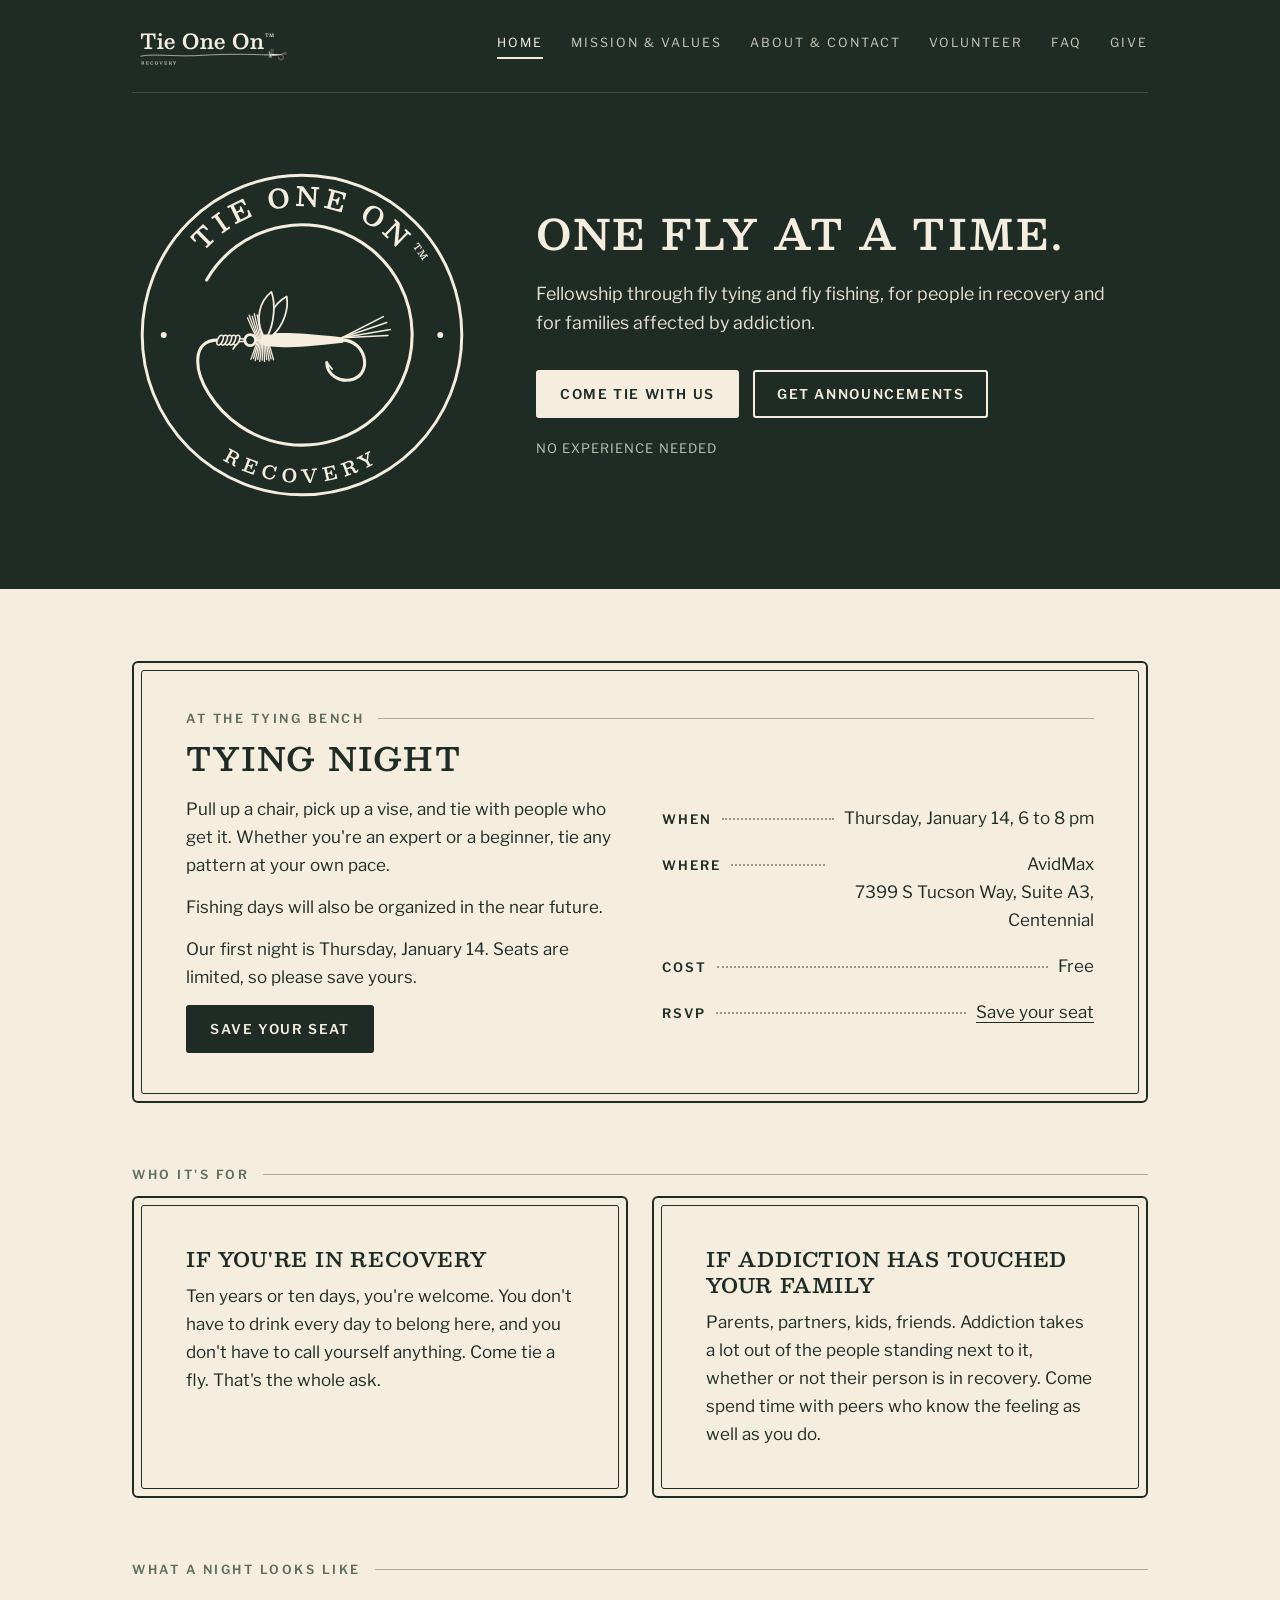
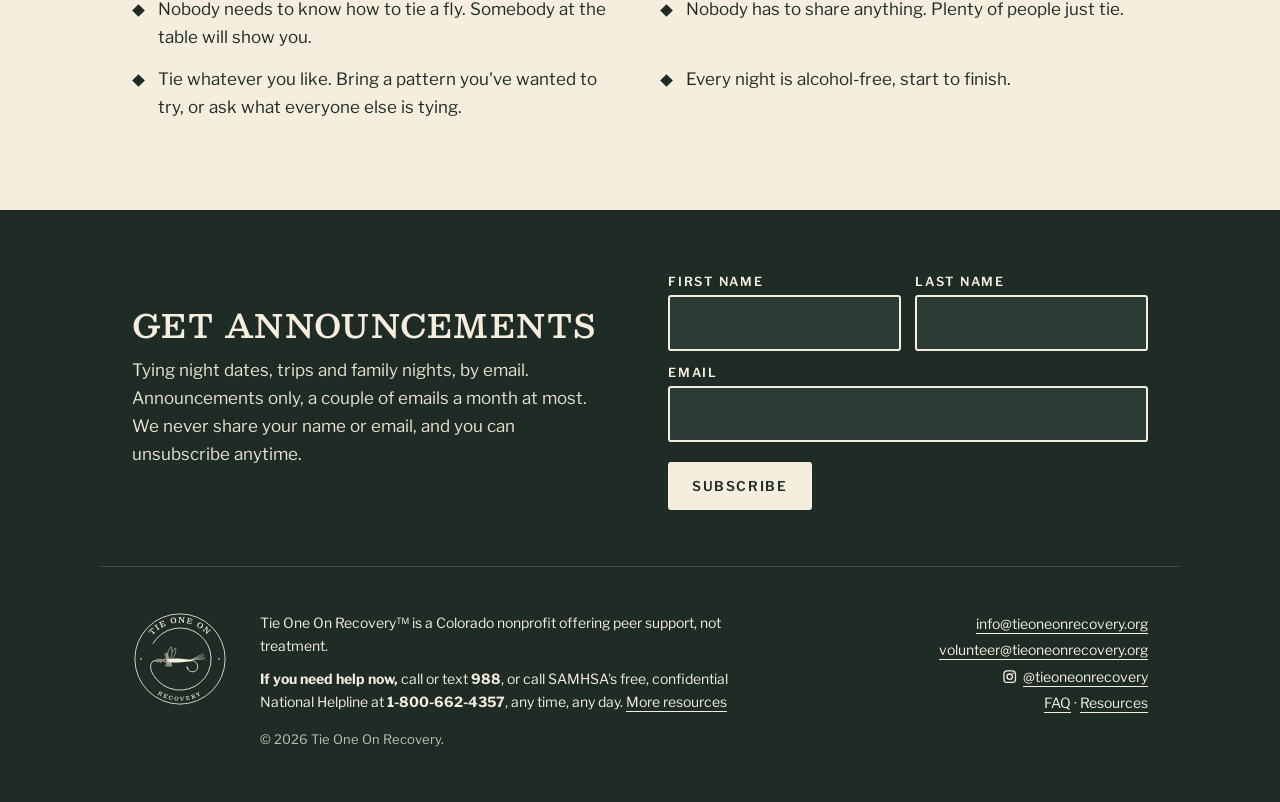
<file: index.html>
<!DOCTYPE html>
<html lang="en">
<head>
<meta charset="utf-8">
<meta name="viewport" content="width=device-width, initial-scale=1">
<title>Tie One On Recovery</title>
<meta name="description" content="Free fly-tying nights for people in recovery and for families affected by addiction. A Colorado nonprofit.">
<meta property="og:title" content="Tie One On Recovery">
<meta property="og:description" content="Free fly-tying nights for people in recovery and for families affected by addiction. A Colorado nonprofit.">
<meta property="og:image" content="https://tieoneonrecovery.org/assets/link-preview.png">
<meta property="og:url" content="https://tieoneonrecovery.org/">
<meta property="og:type" content="website">
<link rel="icon" href="favicon.svg" type="image/svg+xml">
<link rel="icon" href="favicon.ico" sizes="48x48">
<link rel="apple-touch-icon" href="apple-touch-icon.png">
<link rel="stylesheet" href="styles.css">
</head>
<body>
<a class="skip" href="#main">Skip to content</a>
<div class="band">
  <div class="wrap">
    <header class="top">
      <a href="/" aria-label="Tie One On Recovery, home"><svg class="logo" xmlns="http://www.w3.org/2000/svg" viewBox="0 0 476 142" role="img" aria-label="Tie One On Recovery"><defs><mask id="ko1" maskUnits="userSpaceOnUse" x="-2000" y="-2000" width="6000" height="6000"><rect x="-2000" y="-2000" width="6000" height="6000" fill="#fff"/><g transform="translate(404.93,97) scale(0.44)"><path d="M15,-4 C13,-18 20,-31 31,-37 C33,-26 28,-12 19,-4 Z" fill="#000" stroke="none" stroke-width="1.5" stroke-linejoin="round"/></g></mask><mask id="ko2" maskUnits="userSpaceOnUse" x="-2000" y="-2000" width="6000" height="6000"><rect x="-2000" y="-2000" width="6000" height="6000" fill="#fff"/><g transform="translate(404.93,97) scale(0.44)"><path d="M11,-4 C4,-18 8,-33 18,-41 C22,-30 20,-14 15,-4 Z" fill="#000" stroke="none" stroke-width="1.5" stroke-linejoin="round"/></g></mask><mask id="ko3" maskUnits="userSpaceOnUse" x="-2000" y="-2000" width="6000" height="6000"><rect x="-2000" y="-2000" width="6000" height="6000" fill="#fff"/><g transform="translate(404.93,97) scale(0.44) rotate(24 -11.5 0)"><ellipse cx="-11.5" cy="0" rx="2.15" ry="4.4" fill="#000" stroke="none" stroke-width="1.35"/></g></mask><mask id="ko4" maskUnits="userSpaceOnUse" x="-2000" y="-2000" width="6000" height="6000"><rect x="-2000" y="-2000" width="6000" height="6000" fill="#fff"/><g transform="translate(404.93,97) scale(0.44) rotate(24 -15 0)"><ellipse cx="-15" cy="0" rx="2.15" ry="4.4" fill="#000" stroke="none" stroke-width="1.35"/></g></mask><mask id="ko5" maskUnits="userSpaceOnUse" x="-2000" y="-2000" width="6000" height="6000"><rect x="-2000" y="-2000" width="6000" height="6000" fill="#fff"/><g transform="translate(404.93,97) scale(0.44) rotate(24 -18.5 0)"><ellipse cx="-18.5" cy="0" rx="2.15" ry="4.4" fill="#000" stroke="none" stroke-width="1.35"/></g></mask><mask id="ko6" maskUnits="userSpaceOnUse" x="-2000" y="-2000" width="6000" height="6000"><rect x="-2000" y="-2000" width="6000" height="6000" fill="#fff"/><g transform="translate(404.93,97) scale(0.44) rotate(24 -22 0)"><ellipse cx="-22" cy="0" rx="2.15" ry="4.4" fill="#000" stroke="none" stroke-width="1.35"/></g></mask><mask id="ko7" maskUnits="userSpaceOnUse" x="-2000" y="-2000" width="6000" height="6000"><rect x="-2000" y="-2000" width="6000" height="6000" fill="#fff"/><g transform="translate(404.93,97) scale(0.44) rotate(24 -25.5 0)"><ellipse cx="-25.5" cy="0" rx="2.15" ry="4.4" fill="#000" stroke="none" stroke-width="1.35"/></g></mask></defs><g mask="url(#ko7)"><g mask="url(#ko6)"><g mask="url(#ko5)"><g mask="url(#ko4)"><g mask="url(#ko3)"><g mask="url(#ko2)"><g mask="url(#ko1)"><path d="M36.297333333333334 78.65066666666667Q36.297333333333334 79.57066666666667 36.57333333333334 79.78533333333334Q36.849333333333334 80.0 37.769333333333336 80.0H58.132Q59.02133333333333 80.0 59.45066666666666 79.78533333333334Q59.879999999999995 79.57066666666667 59.879999999999995 78.58933333333333V76.71866666666666Q59.879999999999995 75.768 59.64999999999999 75.46133333333333Q59.419999999999995 75.15466666666667 58.46933333333333 75.15466666666667H53.86933333333333Q52.64266666666666 75.15466666666667 52.36666666666666 74.80199999999999Q52.090666666666664 74.44933333333333 52.090666666666664 73.19200000000001V39.85733333333334Q52.090666666666664 39.06 52.30533333333333 38.79933333333334Q52.519999999999996 38.53866666666667 53.256 38.53866666666667H55.556Q59.266666666666666 38.53866666666667 61.336666666666666 39.489333333333335Q63.406666666666666 40.440000000000005 64.28066666666666 42.77066666666667Q65.15466666666666 45.101333333333336 65.24666666666667 49.24133333333333Q65.27733333333333 50.06933333333333 65.47666666666666 50.406666666666666Q65.67599999999999 50.744 66.62666666666667 50.744H68.22133333333333Q69.08 50.744 69.34066666666666 50.56Q69.60133333333333 50.376000000000005 69.60133333333333 49.548V35.44133333333333Q69.60133333333333 34.552 69.40199999999999 34.275999999999996Q69.20266666666666 34.0 68.344 34.0H27.986666666666665Q26.974666666666668 34.0 26.775333333333336 34.30666666666667Q26.576 34.61333333333334 26.576 35.656000000000006V49.272000000000006Q26.576 50.008 26.775333333333336 50.376000000000005Q26.974666666666668 50.744 27.772 50.744H29.489333333333335Q30.409333333333333 50.744 30.654666666666664 50.452666666666666Q30.9 50.16133333333333 30.930666666666667 49.333333333333336Q31.022666666666666 45.16266666666667 31.881333333333334 42.81666666666666Q32.74 40.470666666666666 34.81 39.504666666666665Q36.879999999999995 38.53866666666667 40.590666666666664 38.53866666666667H42.82933333333333Q43.596000000000004 38.53866666666667 43.84133333333334 38.79933333333334Q44.086666666666666 39.06 44.086666666666666 39.85733333333334V73.376Q44.086666666666666 74.54133333333333 43.78 74.848Q43.47333333333333 75.15466666666667 42.33866666666667 75.15466666666667H37.616Q36.879999999999995 75.15466666666667 36.58866666666667 75.36933333333334Q36.297333333333334 75.584 36.297333333333334 76.38133333333333ZM78.80133333333333 37.25066666666667Q78.80133333333333 39.244 80.212 40.501333333333335Q81.62266666666667 41.75866666666667 83.58533333333334 41.75866666666667Q85.57866666666666 41.75866666666667 86.974 40.501333333333335Q88.36933333333334 39.244 88.36933333333334 37.25066666666667Q88.36933333333334 35.22666666666667 86.974 33.98466666666667Q85.57866666666666 32.74266666666667 83.58533333333334 32.74266666666667Q81.62266666666667 32.74266666666667 80.212 33.98466666666667Q78.80133333333333 35.22666666666667 78.80133333333333 37.25066666666667ZM79.35333333333334 52.400000000000006Q80.028 52.400000000000006 80.028 53.16666666666667V74.90933333333334Q80.028 75.4 79.92066666666668 75.55333333333334Q79.81333333333333 75.70666666666666 79.292 75.70666666666666H75.45866666666667Q74.90666666666667 75.70666666666666 74.70733333333334 75.86Q74.50800000000001 76.01333333333334 74.50800000000001 76.62666666666667V79.264Q74.50800000000001 79.75466666666667 74.70733333333334 79.87733333333333Q74.90666666666667 80.0 75.39733333333334 80.0H92.50933333333333Q93.03066666666666 80.0 93.15333333333334 79.84666666666666Q93.27600000000001 79.69333333333333 93.27600000000001 79.20266666666667V76.35066666666667Q93.27600000000001 75.89066666666666 93.12266666666667 75.79866666666666Q92.96933333333334 75.70666666666666 92.50933333333333 75.70666666666666H88.4Q88.00133333333333 75.70666666666666 87.87866666666667 75.538Q87.756 75.36933333333333 87.756 74.97066666666667V48.75066666666667Q87.756 48.321333333333335 87.63333333333333 48.214Q87.51066666666667 48.10666666666667 87.112 48.10666666666667H75.30533333333334Q74.50800000000001 48.10666666666667 74.50800000000001 48.93466666666667V51.69466666666666Q74.50800000000001 52.15466666666667 74.63066666666667 52.27733333333334Q74.75333333333333 52.400000000000006 75.21333333333334 52.400000000000006ZM96.18933333333332 64.66666666666667Q96.18933333333332 68.96000000000001 97.93733333333333 72.64Q99.68533333333333 76.32 103.13533333333334 78.55866666666665Q106.58533333333332 80.79733333333333 111.67599999999999 80.79733333333333Q115.57066666666665 80.79733333333333 118.46866666666665 79.50933333333333Q121.36666666666666 78.22133333333333 123.268 75.82933333333332Q125.16933333333333 73.43733333333333 126.05866666666665 70.064Q126.15066666666667 69.696 126.01266666666666 69.54266666666666Q125.87466666666666 69.38933333333333 125.35333333333332 69.38933333333333H122.16399999999999Q121.67333333333332 69.38933333333333 121.53533333333331 69.58866666666665Q121.39733333333332 69.788 121.244 70.12533333333333Q120.07866666666666 73.19200000000001 117.94733333333332 75.00133333333333Q115.81599999999999 76.81066666666666 112.59599999999999 76.81066666666666Q109.744 76.81066666666666 107.996 75.24666666666667Q106.24799999999999 73.68266666666666 105.466 71.122Q104.684 68.56133333333334 104.62266666666666 65.52533333333334Q104.62266666666666 65.004 104.80666666666666 64.82Q104.99066666666666 64.636 105.54266666666666 64.636H125.29199999999999Q125.93599999999999 64.636 126.15066666666667 64.46733333333333Q126.36533333333333 64.29866666666666 126.36533333333333 63.65466666666667Q126.36533333333333 61.53866666666667 125.96666666666665 59.254000000000005Q125.56799999999998 56.96933333333334 124.63266666666665 54.85333333333334Q123.69733333333332 52.73733333333334 122.05666666666666 51.02Q120.416 49.30266666666667 117.978 48.306Q115.53999999999999 47.309333333333335 112.10533333333333 47.309333333333335Q106.8 47.309333333333335 103.258 49.60933333333334Q99.716 51.909333333333336 97.95266666666666 55.83466666666667Q96.18933333333332 59.760000000000005 96.18933333333332 64.66666666666667ZM105.604 60.894666666666666Q104.96 60.894666666666666 104.83733333333333 60.726Q104.71466666666666 60.55733333333333 104.74533333333332 60.00533333333333Q104.80666666666666 57.797333333333334 105.60399999999998 55.742666666666665Q106.40133333333333 53.688 107.996 52.354Q109.59066666666666 51.02 111.98266666666666 51.02Q113.60799999999999 51.02 114.77333333333333 51.909333333333336Q115.93866666666666 52.79866666666667 116.70533333333333 54.224666666666664Q117.472 55.650666666666666 117.84 57.245333333333335Q118.208 58.84 118.23866666666666 60.312Q118.26933333333332 60.71066666666667 118.13133333333332 60.80266666666667Q117.99333333333333 60.894666666666666 117.38 60.894666666666666ZM150.25466666666665 57.0Q150.25466666666665 62.029333333333334 151.84933333333333 66.35333333333334Q153.444 70.67733333333334 156.43399999999997 73.928Q159.42399999999998 77.17866666666667 163.73266666666666 78.988Q168.0413333333333 80.79733333333333 173.43866666666665 80.79733333333333Q178.62133333333333 80.79733333333333 182.86866666666666 78.988Q187.11599999999999 77.17866666666667 190.19799999999998 73.928Q193.27999999999997 70.67733333333334 194.9513333333333 66.35333333333334Q196.62266666666665 62.029333333333334 196.62266666666665 57.0Q196.62266666666665 51.97066666666667 195.02799999999996 47.646666666666675Q193.4333333333333 43.32266666666667 190.428 40.072Q187.42266666666666 36.821333333333335 183.1293333333333 35.012Q178.83599999999998 33.20266666666667 173.43866666666665 33.20266666666667Q168.0413333333333 33.20266666666667 163.73266666666666 35.012Q159.42399999999998 36.821333333333335 156.43399999999997 40.072Q153.444 43.32266666666667 151.84933333333333 47.646666666666675Q150.25466666666665 51.97066666666667 150.25466666666665 57.0ZM159.97599999999997 57.0Q159.97599999999997 52.92133333333334 160.74266666666665 49.44066666666667Q161.5093333333333 45.96 163.11933333333332 43.32266666666666Q164.7293333333333 40.68533333333333 167.28999999999996 39.21333333333334Q169.85066666666665 37.74133333333334 173.43866666666665 37.74133333333334Q177.02666666666664 37.74133333333334 179.5873333333333 39.21333333333334Q182.14799999999997 40.68533333333333 183.75799999999998 43.32266666666666Q185.36799999999997 45.96 186.13466666666665 49.44066666666667Q186.9013333333333 52.92133333333334 186.9013333333333 57.0Q186.9013333333333 61.048 186.22666666666663 64.54400000000001Q185.55199999999996 68.04 183.98799999999997 70.67733333333334Q182.42399999999998 73.31466666666667 179.83266666666663 74.78666666666666Q177.2413333333333 76.25866666666667 173.43866666666665 76.25866666666667Q169.85066666666665 76.25866666666667 167.28999999999996 74.78666666666666Q164.7293333333333 73.31466666666667 163.11933333333332 70.67733333333334Q161.5093333333333 68.04 160.74266666666665 64.54400000000001Q159.97599999999997 61.048 159.97599999999997 57.0ZM206.43599999999998 52.400000000000006Q206.9573333333333 52.400000000000006 207.17199999999997 52.538000000000004Q207.38666666666666 52.676 207.38666666666666 53.19733333333333V74.72533333333334Q207.38666666666666 75.4 207.1413333333333 75.55333333333334Q206.896 75.70666666666666 206.19066666666666 75.70666666666666H203.00133333333332Q202.35733333333332 75.70666666666666 202.11199999999997 75.89066666666668Q201.86666666666665 76.07466666666667 201.86666666666665 76.78V78.92666666666666Q201.86666666666665 79.57066666666667 202.00466666666665 79.78533333333334Q202.14266666666666 80.0 202.75599999999997 80.0H218.82533333333333Q219.408 80.0 219.63799999999998 79.816Q219.868 79.632 219.868 79.01866666666666V76.78Q219.868 76.07466666666667 219.63799999999998 75.89066666666668Q219.408 75.70666666666666 218.76399999999998 75.70666666666666H216.34133333333332Q215.6053333333333 75.70666666666666 215.34466666666663 75.43066666666667Q215.08399999999997 75.15466666666667 215.08399999999997 74.48V62.64266666666667Q215.08399999999997 59.484 216.188 57.06133333333334Q217.29199999999997 54.638666666666666 219.224 53.274Q221.15599999999998 51.909333333333336 223.60933333333332 51.909333333333336Q226.18533333333332 51.909333333333336 227.36599999999999 53.458Q228.54666666666665 55.00666666666667 228.54666666666665 58.13466666666667V74.51066666666667Q228.54666666666665 75.30799999999999 228.30133333333333 75.50733333333332Q228.05599999999998 75.70666666666666 227.28933333333333 75.70666666666666H224.59066666666666Q224.00799999999998 75.70666666666666 223.86999999999998 75.952Q223.73199999999997 76.19733333333333 223.73199999999997 76.74933333333334V78.92666666666666Q223.73199999999997 79.50933333333333 223.85466666666665 79.75466666666667Q223.97733333333332 80.0 224.59066666666666 80.0H240.56799999999998Q241.2733333333333 80.0 241.51866666666666 79.862Q241.76399999999998 79.724 241.76399999999998 79.04933333333334V76.688Q241.76399999999998 76.136 241.59533333333331 75.92133333333334Q241.42666666666665 75.70666666666666 240.87466666666666 75.70666666666666H237.47066666666666Q236.64266666666666 75.70666666666666 236.44333333333333 75.446Q236.24399999999997 75.18533333333333 236.24399999999997 74.35733333333333V57.368Q236.24399999999997 54.08666666666667 235.26266666666663 51.848000000000006Q234.28133333333332 49.60933333333334 232.012 48.45933333333333Q229.74266666666665 47.309333333333335 225.94 47.309333333333335Q221.98399999999998 47.309333333333335 219.53066666666666 48.919333333333334Q217.0773333333333 50.529333333333334 215.54399999999998 52.82933333333334Q215.11466666666666 53.38133333333333 214.9153333333333 53.366Q214.71599999999998 53.35066666666667 214.71599999999998 52.15466666666667V49.30266666666667Q214.71599999999998 48.72 214.42466666666667 48.413333333333334Q214.13333333333333 48.10666666666667 213.55066666666664 48.10666666666667H202.87866666666665Q202.35733333333332 48.10666666666667 202.11199999999997 48.306000000000004Q201.86666666666665 48.50533333333334 201.86666666666665 49.088V51.388000000000005Q201.86666666666665 51.97066666666667 202.01999999999998 52.18533333333334Q202.17333333333332 52.400000000000006 202.75599999999997 52.400000000000006ZM244.3093333333333 64.66666666666667Q244.3093333333333 68.96000000000001 246.0573333333333 72.64Q247.80533333333332 76.32 251.25533333333334 78.55866666666665Q254.70533333333333 80.79733333333333 259.796 80.79733333333333Q263.69066666666663 80.79733333333333 266.58866666666665 79.50933333333333Q269.4866666666667 78.22133333333333 271.38800000000003 75.82933333333332Q273.28933333333333 73.43733333333333 274.17866666666663 70.064Q274.27066666666667 69.696 274.13266666666664 69.54266666666666Q273.99466666666666 69.38933333333333 273.4733333333333 69.38933333333333H270.284Q269.7933333333333 69.38933333333333 269.6553333333333 69.58866666666665Q269.51733333333334 69.788 269.364 70.12533333333333Q268.19866666666667 73.19200000000001 266.0673333333333 75.00133333333333Q263.936 76.81066666666666 260.716 76.81066666666666Q257.864 76.81066666666666 256.116 75.24666666666667Q254.368 73.68266666666666 253.58599999999998 71.122Q252.80399999999997 68.56133333333334 252.74266666666665 65.52533333333334Q252.74266666666665 65.004 252.92666666666665 64.82Q253.11066666666665 64.636 253.66266666666664 64.636H273.412Q274.056 64.636 274.27066666666667 64.46733333333333Q274.4853333333333 64.29866666666666 274.4853333333333 63.65466666666667Q274.4853333333333 61.53866666666667 274.08666666666664 59.254000000000005Q273.688 56.96933333333334 272.75266666666664 54.85333333333334Q271.8173333333333 52.73733333333334 270.1766666666666 51.02Q268.536 49.30266666666667 266.09799999999996 48.306Q263.65999999999997 47.309333333333335 260.2253333333333 47.309333333333335Q254.92 47.309333333333335 251.378 49.60933333333334Q247.83599999999998 51.909333333333336 246.07266666666663 55.83466666666667Q244.3093333333333 59.760000000000005 244.3093333333333 64.66666666666667ZM253.724 60.894666666666666Q253.07999999999998 60.894666666666666 252.95733333333334 60.726Q252.83466666666666 60.55733333333333 252.86533333333333 60.00533333333333Q252.92666666666665 57.797333333333334 253.724 55.742666666666665Q254.5213333333333 53.688 256.116 52.354Q257.71066666666667 51.02 260.10266666666666 51.02Q261.728 51.02 262.8933333333333 51.909333333333336Q264.0586666666666 52.79866666666667 264.82533333333333 54.224666666666664Q265.592 55.650666666666666 265.96 57.245333333333335Q266.328 58.84 266.35866666666664 60.312Q266.3893333333333 60.71066666666667 266.2513333333333 60.80266666666667Q266.11333333333334 60.894666666666666 265.5 60.894666666666666ZM298.37466666666666 57.0Q298.37466666666666 62.029333333333334 299.96933333333334 66.35333333333334Q301.56399999999996 70.67733333333334 304.554 73.928Q307.544 77.17866666666667 311.85266666666666 78.988Q316.1613333333333 80.79733333333333 321.5586666666666 80.79733333333333Q326.74133333333333 80.79733333333333 330.98866666666663 78.988Q335.236 77.17866666666667 338.318 73.928Q341.4 70.67733333333334 343.0713333333333 66.35333333333334Q344.74266666666665 62.029333333333334 344.74266666666665 57.0Q344.74266666666665 51.97066666666667 343.14799999999997 47.646666666666675Q341.5533333333333 43.32266666666667 338.548 40.072Q335.54266666666666 36.821333333333335 331.2493333333333 35.012Q326.95599999999996 33.20266666666667 321.5586666666666 33.20266666666667Q316.1613333333333 33.20266666666667 311.85266666666666 35.012Q307.544 36.821333333333335 304.554 40.072Q301.56399999999996 43.32266666666667 299.96933333333334 47.646666666666675Q298.37466666666666 51.97066666666667 298.37466666666666 57.0ZM308.096 57.0Q308.096 52.92133333333334 308.86266666666666 49.44066666666667Q309.6293333333333 45.96 311.2393333333333 43.32266666666666Q312.84933333333333 40.68533333333333 315.40999999999997 39.21333333333334Q317.97066666666666 37.74133333333334 321.5586666666666 37.74133333333334Q325.14666666666665 37.74133333333334 327.7073333333333 39.21333333333334Q330.268 40.68533333333333 331.878 43.32266666666666Q333.488 45.96 334.25466666666665 49.44066666666667Q335.0213333333333 52.92133333333334 335.0213333333333 57.0Q335.0213333333333 61.048 334.34666666666664 64.54400000000001Q333.67199999999997 68.04 332.10799999999995 70.67733333333334Q330.544 73.31466666666667 327.9526666666667 74.78666666666666Q325.36133333333333 76.25866666666667 321.5586666666666 76.25866666666667Q317.97066666666666 76.25866666666667 315.40999999999997 74.78666666666666Q312.84933333333333 73.31466666666667 311.2393333333333 70.67733333333334Q309.6293333333333 68.04 308.86266666666666 64.54400000000001Q308.096 61.048 308.096 57.0ZM354.556 52.400000000000006Q355.07733333333334 52.400000000000006 355.29200000000003 52.538000000000004Q355.50666666666666 52.676 355.50666666666666 53.19733333333333V74.72533333333334Q355.50666666666666 75.4 355.2613333333333 75.55333333333334Q355.01599999999996 75.70666666666666 354.31066666666663 75.70666666666666H351.1213333333333Q350.4773333333333 75.70666666666666 350.23199999999997 75.89066666666668Q349.9866666666667 76.07466666666667 349.9866666666667 76.78V78.92666666666666Q349.9866666666667 79.57066666666667 350.12466666666666 79.78533333333334Q350.26266666666663 80.0 350.876 80.0H366.94533333333334Q367.52799999999996 80.0 367.758 79.816Q367.988 79.632 367.988 79.01866666666666V76.78Q367.988 76.07466666666667 367.758 75.89066666666668Q367.52799999999996 75.70666666666666 366.884 75.70666666666666H364.4613333333333Q363.7253333333333 75.70666666666666 363.46466666666663 75.43066666666667Q363.204 75.15466666666667 363.204 74.48V62.64266666666667Q363.204 59.484 364.308 57.06133333333334Q365.412 54.638666666666666 367.344 53.274Q369.276 51.909333333333336 371.72933333333333 51.909333333333336Q374.30533333333335 51.909333333333336 375.486 53.458Q376.66666666666663 55.00666666666667 376.66666666666663 58.13466666666667V74.51066666666667Q376.66666666666663 75.30799999999999 376.42133333333334 75.50733333333332Q376.176 75.70666666666666 375.40933333333334 75.70666666666666H372.71066666666667Q372.128 75.70666666666666 371.99 75.952Q371.852 76.19733333333333 371.852 76.74933333333334V78.92666666666666Q371.852 79.50933333333333 371.9746666666666 79.75466666666667Q372.0973333333333 80.0 372.71066666666667 80.0H388.688Q389.3933333333333 80.0 389.63866666666667 79.862Q389.884 79.724 389.884 79.04933333333334V76.688Q389.884 76.136 389.7153333333333 75.92133333333334Q389.5466666666666 75.70666666666666 388.99466666666666 75.70666666666666H385.59066666666666Q384.76266666666663 75.70666666666666 384.5633333333333 75.446Q384.364 75.18533333333333 384.364 74.35733333333333V57.368Q384.364 54.08666666666667 383.38266666666664 51.848000000000006Q382.4013333333333 49.60933333333334 380.13199999999995 48.45933333333333Q377.86266666666666 47.309333333333335 374.06 47.309333333333335Q370.104 47.309333333333335 367.65066666666667 48.919333333333334Q365.19733333333335 50.529333333333334 363.664 52.82933333333334Q363.23466666666667 53.38133333333333 363.03533333333337 53.366Q362.836 53.35066666666667 362.836 52.15466666666667V49.30266666666667Q362.836 48.72 362.54466666666667 48.413333333333334Q362.25333333333333 48.10666666666667 361.67066666666665 48.10666666666667H350.9986666666667Q350.4773333333333 48.10666666666667 350.23199999999997 48.306000000000004Q349.9866666666667 48.50533333333334 349.9866666666667 49.088V51.388000000000005Q349.9866666666667 51.97066666666667 350.14 52.18533333333334Q350.29333333333335 52.400000000000006 350.876 52.400000000000006Z" fill="#f5eedf"/><path d="M30.68 120.92773333333334Q30.483733333333333 120.92773333333334 30.4132 120.88786666666667Q30.342666666666666 120.848 30.342666666666666 120.63946666666666V117.98373333333333Q30.342666666666666 117.7936 30.397866666666665 117.75066666666666Q30.453066666666665 117.70773333333334 30.63093333333333 117.70773333333334H32.440266666666666Q32.88186666666667 117.70773333333334 33.25906666666667 117.88866666666667Q33.636266666666664 118.06960000000001 33.8724 118.43146666666667Q34.108533333333334 118.79333333333334 34.108533333333334 119.32693333333333Q34.108533333333334 119.86053333333334 33.8724 120.21626666666667Q33.636266666666664 120.572 33.25906666666667 120.74986666666666Q32.88186666666667 120.92773333333334 32.440266666666666 120.92773333333334ZM36.31653333333333 126.0Q36.4576 126.0 36.50666666666667 125.96013333333333Q36.555733333333336 125.92026666666666 36.555733333333336 125.76693333333333V125.30693333333333Q36.555733333333336 125.1536 36.50053333333334 125.12293333333332Q36.44533333333333 125.09226666666666 36.30426666666666 125.09226666666666H35.924Q35.641866666666665 125.09226666666666 35.5284 124.89906666666667Q35.41493333333333 124.70586666666667 35.38733333333333 124.38693333333333Q35.35973333333333 124.068 35.34133333333333 123.6816Q35.32293333333333 123.2952 35.23093333333333 122.90266666666666Q35.138933333333334 122.51013333333333 34.89666666666666 122.16973333333334Q34.654399999999995 121.82933333333334 34.176 121.60853333333333Q34.016533333333335 121.54106666666667 34.034933333333335 121.45519999999999Q34.053333333333335 121.36933333333333 34.21893333333333 121.32026666666667Q35.04693333333333 121.06266666666667 35.39346666666666 120.5352Q35.739999999999995 120.00773333333333 35.739999999999995 119.2656Q35.739999999999995 118.548 35.40266666666666 117.98986666666667Q35.065333333333335 117.43173333333334 34.33853333333333 117.11586666666668Q33.61173333333333 116.8 32.440266666666666 116.8H27.644Q27.509066666666666 116.8 27.46613333333333 116.846Q27.4232 116.892 27.4232 117.0392V117.49306666666666Q27.4232 117.6096 27.4784 117.65866666666668Q27.5336 117.70773333333334 27.650133333333333 117.70773333333334H28.557866666666666Q28.705066666666667 117.70773333333334 28.738799999999998 117.766Q28.77253333333333 117.82426666666667 28.77253333333333 117.96533333333333V124.804Q28.77253333333333 124.988 28.717333333333332 125.04013333333333Q28.662133333333333 125.09226666666666 28.465866666666667 125.09226666666666H27.7176Q27.527466666666665 125.09226666666666 27.47533333333333 125.13826666666667Q27.4232 125.18426666666667 27.4232 125.38053333333333V125.73013333333333Q27.4232 125.90186666666666 27.46613333333333 125.95093333333332Q27.509066666666666 126.0 27.668533333333333 126.0H31.366933333333332Q31.5448 126.0 31.6184 125.95400000000001Q31.692 125.908 31.692 125.71786666666667V125.3376Q31.692 125.18426666666667 31.6552 125.13826666666667Q31.6184 125.09226666666666 31.4712 125.09226666666666H30.600266666666666Q30.434666666666665 125.09226666666666 30.388666666666666 125.03399999999999Q30.342666666666666 124.97573333333334 30.342666666666666 124.8224V122.14213333333333Q30.342666666666666 121.93973333333334 30.404 121.906Q30.465333333333334 121.87226666666666 30.6616 121.87226666666666H32.1336Q32.73466666666667 121.87226666666666 33.0536 122.09613333333333Q33.37253333333333 122.32 33.516666666666666 122.68799999999999Q33.6608 123.056 33.70986666666667 123.49453333333332Q33.75893333333333 123.93306666666666 33.81106666666666 124.37466666666666Q33.8632 124.81626666666666 34.010400000000004 125.18426666666667Q34.1576 125.55226666666667 34.4888 125.77613333333333Q34.82 126.0 35.43333333333333 126.0ZM42.051199999999994 117.70773333333334Q42.23519999999999 117.70773333333334 42.29039999999999 117.74146666666667Q42.3456 117.7752 42.3456 117.9592V124.77333333333334Q42.3456 124.988 42.29653333333333 125.04013333333333Q42.24746666666666 125.09226666666666 42.026666666666664 125.09226666666666H41.21706666666666Q41.08826666666666 125.09226666666666 41.04226666666666 125.1168Q40.99626666666666 125.14133333333334 40.99626666666666 125.27013333333333V125.7792Q40.99626666666666 125.93866666666666 41.054533333333325 125.96933333333334Q41.11279999999999 126.0 41.25386666666666 126.0H49.16586666666666Q49.306933333333326 126.0 49.34373333333333 125.9632Q49.38053333333333 125.9264 49.38053333333333 125.78533333333333V122.88426666666666Q49.38053333333333 122.7432 49.331466666666664 122.7064Q49.282399999999996 122.6696 49.14133333333333 122.6696H48.71813333333333Q48.60159999999999 122.6696 48.56786666666666 122.71253333333334Q48.53413333333333 122.75546666666666 48.53413333333333 122.90266666666666Q48.52186666666666 123.74293333333334 48.340933333333325 124.22133333333333Q48.16 124.69973333333333 47.72146666666666 124.89599999999999Q47.282933333333325 125.09226666666666 46.47946666666666 125.09226666666666H44.20399999999999Q44.01386666666666 125.09226666666666 43.9648 125.0524Q43.91573333333333 125.01253333333334 43.91573333333333 124.82853333333334V121.90293333333334Q43.91573333333333 121.7312 43.96173333333333 121.66986666666666Q44.00773333333333 121.60853333333333 44.16106666666666 121.60853333333333H44.78666666666666Q45.22213333333333 121.60853333333333 45.5104 121.77413333333334Q45.79866666666666 121.93973333333334 45.95813333333333 122.2188Q46.117599999999996 122.49786666666667 46.154399999999995 122.84133333333334Q46.172799999999995 122.9824 46.21573333333333 123.0284Q46.25866666666666 123.0744 46.34453333333333 123.0744H46.65733333333333Q46.798399999999994 123.0744 46.83213333333333 123.02533333333332Q46.86586666666666 122.97626666666666 46.86586666666666 122.82293333333334V119.73786666666666Q46.86586666666666 119.60906666666666 46.822933333333324 119.5692Q46.779999999999994 119.52933333333334 46.651199999999996 119.52933333333334H46.33839999999999Q46.234133333333325 119.52933333333334 46.20346666666666 119.57533333333333Q46.172799999999995 119.62133333333334 46.160533333333326 119.744Q46.11146666666666 120.2592 45.78026666666666 120.59653333333333Q45.44906666666666 120.93386666666666 44.77439999999999 120.93386666666666H44.130399999999995Q43.9832 120.93386666666666 43.949466666666666 120.8664Q43.91573333333333 120.79893333333334 43.91573333333333 120.63946666666666V117.9776Q43.91573333333333 117.79973333333334 43.97706666666666 117.75373333333334Q44.038399999999996 117.70773333333334 44.20399999999999 117.70773333333334H46.60213333333333Q47.282933333333325 117.70773333333334 47.66933333333333 117.88560000000001Q48.05573333333333 118.06346666666667 48.224399999999996 118.4836Q48.39306666666666 118.90373333333334 48.41146666666666 119.62133333333334Q48.41759999999999 119.73786666666666 48.44519999999999 119.79613333333333Q48.47279999999999 119.8544 48.60773333333333 119.8544H49.06773333333333Q49.23333333333333 119.8544 49.245599999999996 119.81146666666666Q49.25786666666666 119.76853333333334 49.25786666666666 119.6152V117.09440000000001Q49.25786666666666 116.892 49.20266666666666 116.846Q49.14746666666666 116.8 48.94506666666666 116.8H41.23546666666666Q41.08826666666666 116.8 41.04226666666666 116.84293333333333Q40.99626666666666 116.88586666666667 40.99626666666666 117.04533333333333V117.43786666666666Q40.99626666666666 117.5912 41.03306666666666 117.64946666666667Q41.06986666666666 117.70773333333334 41.22933333333333 117.70773333333334ZM54.28106666666666 121.4Q54.28106666666666 122.4488 54.618399999999994 123.31973333333335Q54.95573333333333 124.19066666666667 55.578266666666664 124.82546666666667Q56.200799999999994 125.46026666666667 57.05333333333333 125.80680000000001Q57.90586666666666 126.15333333333334 58.93013333333332 126.15333333333334Q60.19359999999999 126.15333333333334 61.09519999999999 125.678Q61.99679999999999 125.20266666666667 62.51199999999999 124.3808Q63.02719999999999 123.55893333333333 63.113066666666654 122.51626666666667Q63.12533333333332 122.4304 63.088533333333324 122.40586666666667Q63.051733333333324 122.38133333333333 62.941333333333326 122.38133333333333H62.32799999999999Q62.22986666666666 122.38133333333333 62.19306666666666 122.41813333333333Q62.15626666666666 122.45493333333333 62.13786666666666 122.55306666666667Q62.045866666666655 123.24613333333333 61.65946666666666 123.85333333333332Q61.27306666666666 124.46053333333333 60.62293333333332 124.83466666666666Q59.97279999999999 125.2088 59.08346666666666 125.2088Q58.10213333333333 125.2088 57.43973333333332 124.71813333333333Q56.777333333333324 124.22746666666667 56.44306666666666 123.36573333333334Q56.108799999999995 122.504 56.108799999999995 121.4Q56.108799999999995 120.296 56.46453333333333 119.42813333333334Q56.82026666666666 118.56026666666666 57.50106666666666 118.0604Q58.18186666666666 117.56053333333334 59.14479999999999 117.56053333333334Q59.942133333333324 117.56053333333334 60.53399999999999 117.87946666666667Q61.12586666666666 118.1984 61.49386666666666 118.71360000000001Q61.86186666666666 119.2288 61.972266666666656 119.81146666666666Q61.99679999999999 119.928 62.01826666666666 119.97093333333333Q62.039733333333324 120.01386666666667 62.18079999999999 120.01386666666667H62.77573333333333Q62.898399999999995 120.01386666666667 62.935199999999995 119.98013333333333Q62.971999999999994 119.9464 62.971999999999994 119.82986666666667V116.9104Q62.971999999999994 116.8 62.94746666666666 116.76933333333332Q62.922933333333326 116.73866666666666 62.80639999999999 116.73866666666666H62.35253333333333Q62.24826666666666 116.73866666666666 62.22373333333333 116.76013333333333Q62.19919999999999 116.7816 62.16853333333333 116.8552L61.923199999999994 117.5912Q61.849599999999995 117.76906666666667 61.794399999999996 117.78133333333334Q61.73919999999999 117.7936 61.62266666666666 117.6832Q61.17493333333333 117.23546666666667 60.53093333333332 116.94106666666667Q59.886933333333324 116.64666666666668 59.05279999999999 116.64666666666668Q58.07759999999999 116.64666666666668 57.215866666666656 117.00240000000001Q56.35413333333332 117.35813333333334 55.691733333333325 117.99906666666666Q55.02933333333333 118.64 54.655199999999994 119.50786666666667Q54.28106666666666 120.37573333333333 54.28106666666666 121.4ZM67.89093333333334 121.4Q67.89093333333334 122.40586666666667 68.20373333333333 123.2676Q68.51653333333334 124.12933333333334 69.11146666666667 124.77946666666666Q69.7064 125.4296 70.55893333333333 125.79146666666666Q71.41146666666667 126.15333333333334 72.47866666666667 126.15333333333334Q73.50293333333333 126.15333333333334 74.34626666666666 125.79146666666666Q75.1896 125.4296 75.79986666666667 124.77946666666666Q76.41013333333333 124.12933333333334 76.73826666666668 123.2676Q77.0664 122.40586666666667 77.0664 121.4Q77.0664 120.39413333333333 76.7536 119.5324Q76.4408 118.67066666666666 75.84586666666667 118.02053333333333Q75.25093333333334 117.3704 74.39840000000001 117.00853333333333Q73.54586666666667 116.64666666666668 72.47866666666667 116.64666666666668Q71.41146666666667 116.64666666666668 70.55893333333333 117.00853333333333Q69.7064 117.3704 69.11146666666667 118.02053333333333Q68.51653333333334 118.67066666666666 68.20373333333333 119.5324Q67.89093333333334 120.39413333333333 67.89093333333334 121.4ZM69.71866666666666 121.4Q69.71866666666666 120.58426666666666 69.87506666666667 119.87586666666667Q70.03146666666667 119.16746666666667 70.36266666666667 118.6308Q70.69386666666666 118.09413333333333 71.21826666666666 117.7936Q71.74266666666666 117.49306666666666 72.47866666666667 117.49306666666666Q73.21466666666667 117.49306666666666 73.73906666666667 117.7936Q74.26346666666667 118.09413333333333 74.5916 118.6308Q74.91973333333334 119.16746666666667 75.07920000000001 119.87586666666667Q75.23866666666667 120.58426666666666 75.23866666666667 121.4Q75.23866666666667 122.2096 75.0976 122.92106666666666Q74.95653333333334 123.63253333333333 74.6376 124.16919999999999Q74.31866666666667 124.70586666666667 73.78813333333333 125.0064Q73.2576 125.30693333333333 72.47866666666667 125.30693333333333Q71.74266666666666 125.30693333333333 71.21826666666666 125.0064Q70.69386666666666 124.70586666666667 70.36266666666667 124.16919999999999Q70.03146666666667 123.63253333333333 69.87506666666667 122.92106666666666Q69.71866666666666 122.2096 69.71866666666666 121.4ZM86.6344 123.7184Q86.52399999999999 123.98213333333334 86.44733333333332 124.08333333333334Q86.37066666666666 124.18453333333333 86.3032 124.14466666666667Q86.23573333333333 124.1048 86.15599999999999 123.93613333333333Q86.07626666666665 123.76746666666666 85.95973333333333 123.48533333333333L83.764 118.00826666666667Q83.70266666666666 117.84266666666667 83.73946666666666 117.77520000000001Q83.77626666666666 117.70773333333334 84.02159999999999 117.70773333333334H84.70853333333332Q84.89866666666666 117.70773333333334 84.94773333333333 117.65559999999999Q84.9968 117.60346666666666 84.9968 117.4072V117.09440000000001Q84.9968 116.91653333333333 84.96 116.85826666666667Q84.9232 116.8 84.7576 116.8H80.7464Q80.5808 116.8 80.53479999999999 116.84293333333333Q80.4888 116.88586666666667 80.4888 117.05146666666667V117.43786666666666Q80.4888 117.5912 80.52253333333333 117.64946666666667Q80.55626666666666 117.70773333333334 80.7096 117.70773333333334H81.61733333333332Q81.81973333333333 117.70773333333334 81.86573333333334 117.74146666666667Q81.91173333333333 117.7752 81.96693333333333 117.91626666666667L85.33413333333333 125.9264Q85.39546666666666 126.0736 85.47213333333332 126.1288Q85.54879999999999 126.184 85.7696 126.184H86.27253333333333Q86.41359999999999 126.184 86.48106666666666 126.15026666666667Q86.54853333333332 126.11653333333334 86.58533333333332 126.05213333333333Q86.62213333333332 125.98773333333334 86.65279999999998 125.89573333333334L89.9648 117.98373333333333Q90.02613333333332 117.83653333333334 90.09359999999998 117.77213333333333Q90.16106666666666 117.70773333333334 90.37573333333333 117.70773333333334H91.13013333333332Q91.25893333333332 117.70773333333334 91.29266666666666 117.65559999999999Q91.32639999999999 117.60346666666666 91.32639999999999 117.4808V117.05146666666667Q91.32639999999999 116.89813333333333 91.28346666666667 116.84906666666666Q91.24053333333333 116.8 91.09333333333332 116.8H87.9592Q87.81813333333332 116.8 87.78133333333332 116.846Q87.74453333333332 116.892 87.74453333333332 117.0392V117.4992Q87.74453333333332 117.63413333333334 87.79053333333331 117.67093333333334Q87.83653333333332 117.70773333333334 87.98373333333332 117.70773333333334H88.72586666666666Q88.98346666666666 117.70773333333334 89.03559999999999 117.7568Q89.08773333333332 117.80586666666667 89.01413333333332 117.9776ZM96.46613333333333 117.70773333333334Q96.65013333333333 117.70773333333334 96.70533333333333 117.74146666666667Q96.76053333333333 117.7752 96.76053333333333 117.9592V124.77333333333334Q96.76053333333333 124.988 96.71146666666667 125.04013333333333Q96.6624 125.09226666666666 96.4416 125.09226666666666H95.632Q95.50319999999999 125.09226666666666 95.4572 125.1168Q95.4112 125.14133333333334 95.4112 125.27013333333333V125.7792Q95.4112 125.93866666666666 95.46946666666666 125.96933333333334Q95.52773333333333 126.0 95.6688 126.0H103.5808Q103.72186666666667 126.0 103.75866666666667 125.9632Q103.79546666666667 125.9264 103.79546666666667 125.78533333333333V122.88426666666666Q103.79546666666667 122.7432 103.7464 122.7064Q103.69733333333333 122.6696 103.55626666666666 122.6696H103.13306666666666Q103.01653333333333 122.6696 102.9828 122.71253333333334Q102.94906666666667 122.75546666666666 102.94906666666667 122.90266666666666Q102.9368 123.74293333333334 102.75586666666666 124.22133333333333Q102.57493333333333 124.69973333333333 102.13640000000001 124.89599999999999Q101.69786666666667 125.09226666666666 100.8944 125.09226666666666H98.61893333333333Q98.4288 125.09226666666666 98.37973333333333 125.0524Q98.33066666666667 125.01253333333334 98.33066666666667 124.82853333333334V121.90293333333334Q98.33066666666667 121.7312 98.37666666666667 121.66986666666666Q98.42266666666667 121.60853333333333 98.576 121.60853333333333H99.2016Q99.63706666666667 121.60853333333333 99.92533333333333 121.77413333333334Q100.2136 121.93973333333334 100.37306666666666 122.2188Q100.53253333333333 122.49786666666667 100.56933333333333 122.84133333333334Q100.58773333333333 122.9824 100.63066666666666 123.0284Q100.6736 123.0744 100.75946666666667 123.0744H101.07226666666666Q101.21333333333334 123.0744 101.24706666666667 123.02533333333332Q101.2808 122.97626666666666 101.2808 122.82293333333334V119.73786666666666Q101.2808 119.60906666666666 101.23786666666666 119.5692Q101.19493333333334 119.52933333333334 101.06613333333333 119.52933333333334H100.75333333333333Q100.64906666666667 119.52933333333334 100.61840000000001 119.57533333333333Q100.58773333333333 119.62133333333334 100.57546666666667 119.744Q100.5264 120.2592 100.1952 120.59653333333333Q99.864 120.93386666666666 99.18933333333334 120.93386666666666H98.54533333333333Q98.39813333333333 120.93386666666666 98.3644 120.8664Q98.33066666666667 120.79893333333334 98.33066666666667 120.63946666666666V117.9776Q98.33066666666667 117.79973333333334 98.392 117.75373333333334Q98.45333333333333 117.70773333333334 98.61893333333333 117.70773333333334H101.01706666666666Q101.69786666666667 117.70773333333334 102.08426666666666 117.88560000000001Q102.47066666666666 118.06346666666667 102.63933333333333 118.4836Q102.80799999999999 118.90373333333334 102.82639999999999 119.62133333333334Q102.83253333333333 119.73786666666666 102.86013333333332 119.79613333333333Q102.88773333333333 119.8544 103.02266666666667 119.8544H103.48266666666666Q103.64826666666667 119.8544 103.66053333333333 119.81146666666666Q103.6728 119.76853333333334 103.6728 119.6152V117.09440000000001Q103.6728 116.892 103.6176 116.846Q103.5624 116.8 103.36 116.8H95.6504Q95.50319999999999 116.8 95.4572 116.84293333333333Q95.4112 116.88586666666667 95.4112 117.04533333333333V117.43786666666666Q95.4112 117.5912 95.448 117.64946666666667Q95.48479999999999 117.70773333333334 95.64426666666667 117.70773333333334ZM118.38053333333332 124.804Q118.42346666666666 124.69973333333333 118.38973333333333 124.65373333333332Q118.356 124.60773333333333 118.2456 124.55253333333333L117.85919999999999 124.3624Q117.75493333333333 124.3072 117.71199999999999 124.344Q117.66906666666665 124.3808 117.61999999999999 124.4728Q117.49119999999999 124.75493333333333 117.3256 124.89599999999999Q117.16 125.03706666666666 116.99439999999998 125.03706666666666Q116.69386666666665 125.03706666666666 116.57426666666666 124.85306666666666Q116.45466666666665 124.66906666666667 116.43013333333332 124.36240000000001Q116.40559999999999 124.05573333333334 116.39946666666665 123.68466666666666Q116.39333333333332 123.3136 116.31973333333332 122.9272Q116.24613333333332 122.5408 116.04066666666665 122.20346666666667Q115.83519999999999 121.86613333333334 115.39973333333333 121.63306666666666Q115.1912 121.52266666666667 115.20653333333333 121.45519999999999Q115.22186666666666 121.38773333333333 115.40586666666665 121.3264Q116.2584 121.0504 116.59879999999998 120.51986666666667Q116.93919999999999 119.98933333333333 116.93919999999999 119.24106666666667Q116.93919999999999 118.548 116.60799999999999 117.99600000000001Q116.2768 117.444 115.54999999999998 117.122Q114.82319999999999 116.8 113.63946666666666 116.8H108.81866666666666Q108.68986666666666 116.8 108.65613333333332 116.84293333333333Q108.62239999999998 116.88586666666667 108.62239999999998 117.01466666666667V117.41946666666666Q108.62239999999998 117.5912 108.65613333333332 117.64946666666667Q108.68986666666666 117.70773333333334 108.85546666666666 117.70773333333334H109.66506666666666Q109.86133333333332 117.70773333333334 109.91653333333332 117.7568Q109.97173333333332 117.80586666666667 109.97173333333332 118.00213333333333V124.81626666666666Q109.97173333333332 125.0064 109.91653333333332 125.04933333333332Q109.86133333333332 125.09226666666666 109.66506666666666 125.09226666666666H108.85546666666666Q108.71439999999998 125.09226666666666 108.66839999999999 125.13213333333333Q108.62239999999998 125.172 108.62239999999998 125.3192V125.7976Q108.62239999999998 125.92026666666666 108.66533333333332 125.96013333333333Q108.70826666666666 126.0 108.83093333333332 126.0H112.65199999999999Q112.80533333333332 126.0 112.84826666666666 125.95706666666666Q112.89119999999998 125.91413333333334 112.89119999999998 125.7608V125.33146666666667Q112.89119999999998 125.18426666666667 112.85439999999998 125.13826666666667Q112.81759999999998 125.09226666666666 112.68266666666666 125.09226666666666H111.77493333333332Q111.63386666666666 125.09226666666666 111.58786666666666 125.05546666666666Q111.54186666666666 125.01866666666666 111.54186666666666 124.8776V122.18506666666667Q111.54186666666666 121.9888 111.57866666666666 121.93053333333333Q111.61546666666666 121.87226666666666 111.81173333333332 121.87226666666666H113.12426666666666Q113.74986666666666 121.87226666666666 114.07493333333332 122.10226666666667Q114.39999999999999 122.33226666666667 114.53799999999998 122.7156Q114.67599999999999 123.09893333333333 114.71586666666666 123.55586666666667Q114.75573333333332 124.0128 114.79866666666666 124.46666666666667Q114.84159999999999 124.92053333333334 114.97959999999999 125.30386666666666Q115.1176 125.6872 115.44879999999999 125.92026666666666Q115.77999999999999 126.15333333333334 116.41173333333333 126.15333333333334Q117.21519999999998 126.15333333333334 117.68133333333333 125.77000000000001Q118.14746666666666 125.38666666666667 118.38053333333332 124.804ZM111.83626666666666 120.92773333333334Q111.63386666666666 120.92773333333334 111.58786666666666 120.88173333333333Q111.54186666666666 120.83573333333334 111.54186666666666 120.63946666666666V117.996Q111.54186666666666 117.78746666666666 111.58173333333332 117.7476Q111.62159999999999 117.70773333333334 111.82399999999998 117.70773333333334H113.63946666666666Q114.08106666666666 117.70773333333334 114.45826666666666 117.88866666666667Q114.83546666666666 118.06960000000001 115.07159999999999 118.43146666666667Q115.30773333333332 118.79333333333334 115.30773333333332 119.32693333333333Q115.30773333333332 119.86053333333334 115.07159999999999 120.21626666666667Q114.83546666666666 120.572 114.45826666666666 120.74986666666666Q114.08106666666666 120.92773333333334 113.63946666666666 120.92773333333334ZM123.59386666666666 125.79146666666666Q123.59386666666666 125.93866666666666 123.65826666666666 125.96933333333334Q123.72266666666667 126.0 123.85146666666667 126.0H127.69706666666666Q127.85653333333333 126.0 127.92093333333332 125.9632Q127.98533333333333 125.9264 127.98533333333333 125.75466666666667V125.27626666666667Q127.98533333333333 125.15973333333334 127.94546666666666 125.126Q127.90559999999999 125.09226666666666 127.78293333333333 125.09226666666666H126.75866666666666Q126.57466666666666 125.09226666666666 126.544 125.05546666666666Q126.51333333333334 125.01866666666666 126.51333333333334 124.8408V122.36293333333333Q126.51333333333334 122.0808 126.56546666666667 121.96119999999999Q126.6176 121.8416 126.72186666666666 121.68826666666666L129.212 118.03893333333333Q129.32853333333333 117.8672 129.40213333333332 117.78746666666666Q129.47573333333332 117.70773333333334 129.77626666666666 117.70773333333334H130.32213333333334Q130.48773333333332 117.70773333333334 130.53986666666665 117.66786666666667Q130.59199999999998 117.628 130.59199999999998 117.46853333333334V117.04533333333333Q130.59199999999998 116.892 130.55519999999999 116.846Q130.51839999999999 116.8 130.3712 116.8H126.97946666666667Q126.81386666666666 116.8 126.77706666666666 116.84906666666666Q126.74026666666666 116.89813333333333 126.74026666666666 117.06986666666667V117.46853333333334Q126.74026666666666 117.62186666666666 126.7832 117.6648Q126.82613333333333 117.70773333333334 126.98559999999999 117.70773333333334H127.82586666666666Q128.11413333333334 117.70773333333334 128.16320000000002 117.74453333333334Q128.21226666666666 117.78133333333334 128.08346666666665 117.9776L126.20053333333333 120.80506666666666Q126.084 120.98293333333334 126.02266666666667 121.04733333333334Q125.96133333333333 121.11173333333333 125.90306666666666 121.05346666666667Q125.84479999999999 120.9952 125.72213333333333 120.81733333333334L123.80239999999999 117.96533333333333Q123.71039999999999 117.82426666666667 123.76253333333332 117.766Q123.81466666666667 117.70773333333334 124.05386666666666 117.70773333333334H124.82053333333333Q124.98613333333333 117.70773333333334 125.026 117.65866666666668Q125.06586666666666 117.6096 125.06586666666666 117.444V117.05146666666667Q125.06586666666666 116.88586666666667 125.01679999999999 116.84293333333333Q124.96773333333333 116.8 124.80826666666667 116.8H120.88293333333333Q120.71733333333333 116.8 120.6652 116.85213333333334Q120.61306666666667 116.90426666666667 120.61306666666667 117.08213333333333V117.51146666666666Q120.61306666666667 117.6464 120.65906666666666 117.67706666666666Q120.70506666666667 117.70773333333334 120.83386666666667 117.70773333333334H121.484Q121.74159999999999 117.70773333333334 121.81213333333332 117.75066666666666Q121.88266666666667 117.7936 121.97466666666666 117.9408L124.77146666666667 122.10533333333333Q124.87573333333333 122.25253333333333 124.90946666666666 122.39053333333334Q124.94319999999999 122.52853333333333 124.94319999999999 122.7984V124.84693333333334Q124.94319999999999 125.0064 124.90026666666665 125.04933333333332Q124.85733333333333 125.09226666666666 124.69173333333333 125.09226666666666H123.85759999999999Q123.69813333333333 125.09226666666666 123.64599999999999 125.13213333333333Q123.59386666666666 125.172 123.59386666666666 125.34986666666667Z" fill="#f5eedf"/><path d="M26,101 C70,92 130,105 216.01,98 C314.19,93 368.74,97 392.74,97" stroke="#f5eedf" stroke-width="1.9" fill="none" stroke-linecap="round"/><g transform="translate(404.93,97) scale(0.44)"><path d="M78,-2 L116,-15" stroke="#f5eedf" stroke-width="1.25" stroke-linecap="round"/></g><g transform="translate(404.93,97) scale(0.44)"><path d="M78,-2 L119,-9" stroke="#f5eedf" stroke-width="1.25" stroke-linecap="round"/></g><g transform="translate(404.93,97) scale(0.44)"><path d="M78,-2 L113,-20" stroke="#f5eedf" stroke-width="1.25" stroke-linecap="round"/></g><g transform="translate(404.93,97) scale(0.44)"><path d="M78,-2 L117,-4" stroke="#f5eedf" stroke-width="1.25" stroke-linecap="round"/></g><g transform="translate(404.93,97) scale(0.44)"><path d="M5,0 L78,0 C98,0 104,27 88,33 C76,37 65,29 65,19" stroke="#f5eedf" stroke-width="2.6" fill="none" stroke-linecap="round"/></g><g transform="translate(404.93,97) scale(0.44)"><path d="M65,19 L69.5,24.5" stroke="#f5eedf" stroke-width="1.6" stroke-linecap="round"/></g><g transform="translate(404.93,97) scale(0.44)"><path d="M10,-3.6 C14,-6.6 34,-7.4 79,-2.2 L79,2.2 C34,7.4 14,6.6 10,3.6 C8.6,2.4 8.6,-2.4 10,-3.6 Z" fill="#f5eedf"/></g><g transform="translate(404.93,97) scale(0.44)"><path d="M5.5,-1.5 L-2.28,-18.97" stroke="#f5eedf" stroke-width="1.1" stroke-linecap="round"/></g><g transform="translate(404.93,97) scale(0.44)"><path d="M6.45,-1.5 L-0.85,-21.16" stroke="#f5eedf" stroke-width="1.1" stroke-linecap="round"/></g><g transform="translate(404.93,97) scale(0.44)"><path d="M7.4,-1.5 L1.75,-20.29" stroke="#f5eedf" stroke-width="1.1" stroke-linecap="round"/></g><g transform="translate(404.93,97) scale(0.44)"><path d="M8.35,-1.5 L3.49,-22.42" stroke="#f5eedf" stroke-width="1.1" stroke-linecap="round"/></g><g transform="translate(404.93,97) scale(0.44)"><path d="M9.3,-1.5 L5.99,-21.35" stroke="#f5eedf" stroke-width="1.1" stroke-linecap="round"/></g><g transform="translate(404.93,97) scale(0.44)"><path d="M10.25,-1.5 L8.02,-23.36" stroke="#f5eedf" stroke-width="1.1" stroke-linecap="round"/></g><g transform="translate(404.93,97) scale(0.44)"><path d="M11.2,-1.5 L10.42,-21.86" stroke="#f5eedf" stroke-width="1.1" stroke-linecap="round"/></g><g transform="translate(404.93,97) scale(0.44)"><path d="M12.15,-1.5 L12.7,-23.22" stroke="#f5eedf" stroke-width="1.1" stroke-linecap="round"/></g><g transform="translate(404.93,97) scale(0.44)"><path d="M13.1,-1.5 L14.86,-21.3" stroke="#f5eedf" stroke-width="1.1" stroke-linecap="round"/></g><g transform="translate(404.93,97) scale(0.44)"><path d="M14.05,-1.5 L17.27,-22.48" stroke="#f5eedf" stroke-width="1.1" stroke-linecap="round"/></g><g transform="translate(404.93,97) scale(0.44)"><path d="M15,-1.5 L19.15,-20.43" stroke="#f5eedf" stroke-width="1.1" stroke-linecap="round"/></g><g transform="translate(404.93,97) scale(0.44)"><path d="M15.95,-1.5 L21.66,-21.42" stroke="#f5eedf" stroke-width="1.1" stroke-linecap="round"/></g><g transform="translate(404.93,97) scale(0.44)"><path d="M6,1.5 L0.6,16.35" stroke="#f5eedf" stroke-width="1.1" stroke-linecap="round"/></g><g transform="translate(404.93,97) scale(0.44)"><path d="M6.95,1.5 L2.8,15.6" stroke="#f5eedf" stroke-width="1.1" stroke-linecap="round"/></g><g transform="translate(404.93,97) scale(0.44)"><path d="M7.9,1.5 L4.31,17.3" stroke="#f5eedf" stroke-width="1.1" stroke-linecap="round"/></g><g transform="translate(404.93,97) scale(0.44)"><path d="M8.85,1.5 L6.44,16.41" stroke="#f5eedf" stroke-width="1.1" stroke-linecap="round"/></g><g transform="translate(404.93,97) scale(0.44)"><path d="M9.8,1.5 L8.18,18.02" stroke="#f5eedf" stroke-width="1.1" stroke-linecap="round"/></g><g transform="translate(404.93,97) scale(0.44)"><path d="M10.75,1.5 L10.21,16.99" stroke="#f5eedf" stroke-width="1.1" stroke-linecap="round"/></g><g transform="translate(404.93,97) scale(0.44)"><path d="M11.7,1.5 L12.16,18.09" stroke="#f5eedf" stroke-width="1.1" stroke-linecap="round"/></g><g transform="translate(404.93,97) scale(0.44)"><path d="M12.65,1.5 L14.02,16.54" stroke="#f5eedf" stroke-width="1.1" stroke-linecap="round"/></g><g transform="translate(404.93,97) scale(0.44)"><path d="M13.6,1.5 L16.08,17.51" stroke="#f5eedf" stroke-width="1.1" stroke-linecap="round"/></g><g transform="translate(404.93,97) scale(0.44)"><path d="M14.55,1.5 L17.71,15.86" stroke="#f5eedf" stroke-width="1.1" stroke-linecap="round"/></g><g transform="translate(404.93,97) scale(0.44)"><path d="M15.5,1.5 L19.86,16.69" stroke="#f5eedf" stroke-width="1.1" stroke-linecap="round"/></g></g><g transform="translate(404.93,97) scale(0.44)"><path d="M15,-4 C13,-18 20,-31 31,-37 C33,-26 28,-12 19,-4 Z" fill="none" stroke="#f5eedf" stroke-width="1.5" stroke-linejoin="round"/></g></g><g transform="translate(404.93,97) scale(0.44)"><path d="M11,-4 C4,-18 8,-33 18,-41 C22,-30 20,-14 15,-4 Z" fill="none" stroke="#f5eedf" stroke-width="1.5" stroke-linejoin="round"/></g><g transform="translate(404.93,97) scale(0.44)"><circle cx="0" cy="0" r="4.6" fill="none" stroke="#f5eedf" stroke-width="2.4"/></g><g transform="translate(404.93,97) scale(0.44)"><path d="M-10,-1.3 L-4.4,-0.9 M-10,1.3 L-4.4,0.9" stroke="#f5eedf" stroke-width="1.3" fill="none" stroke-linecap="round"/></g><g transform="translate(404.93,97) scale(0.44)"><path d="M-10.5,1.8 L-14.5,7.5" stroke="#f5eedf" stroke-width="1.4" stroke-linecap="round"/></g></g><g transform="translate(404.93,97) scale(0.44) rotate(24 -11.5 0)"><ellipse cx="-11.5" cy="0" rx="2.15" ry="4.4" fill="none" stroke="#f5eedf" stroke-width="1.35"/></g></g><g transform="translate(404.93,97) scale(0.44) rotate(24 -15 0)"><ellipse cx="-15" cy="0" rx="2.15" ry="4.4" fill="none" stroke="#f5eedf" stroke-width="1.35"/></g></g><g transform="translate(404.93,97) scale(0.44) rotate(24 -18.5 0)"><ellipse cx="-18.5" cy="0" rx="2.15" ry="4.4" fill="none" stroke="#f5eedf" stroke-width="1.35"/></g></g><g transform="translate(404.93,97) scale(0.44) rotate(24 -22 0)"><ellipse cx="-22" cy="0" rx="2.15" ry="4.4" fill="none" stroke="#f5eedf" stroke-width="1.35"/></g></g><g transform="translate(404.93,97) scale(0.44) rotate(24 -25.5 0)"><ellipse cx="-25.5" cy="0" rx="2.15" ry="4.4" fill="none" stroke="#f5eedf" stroke-width="1.35"/></g><path d="M396.23366666666664 44.192Q396.23366666666664 44.402 396.2966666666666 44.451Q396.3596666666666 44.5 396.5696666666666 44.5H401.2176666666666Q401.42066666666665 44.5 401.5186666666666 44.451Q401.6166666666666 44.402 401.6166666666666 44.178V43.751Q401.6166666666666 43.534 401.5641666666666 43.464Q401.5116666666666 43.394 401.2946666666666 43.394H400.2446666666666Q399.96466666666663 43.394 399.90166666666664 43.3135Q399.8386666666666 43.233 399.8386666666666 42.946V35.337Q399.8386666666666 35.155 399.88766666666663 35.0955Q399.9366666666666 35.036 400.1046666666666 35.036H400.6296666666666Q401.47666666666663 35.036 401.94916666666666 35.253Q402.4216666666666 35.47 402.6211666666666 36.001999999999995Q402.8206666666666 36.534 402.84166666666664 37.479Q402.84866666666665 37.668 402.8941666666666 37.745000000000005Q402.9396666666666 37.822 403.15666666666664 37.822H403.5206666666666Q403.71666666666664 37.822 403.77616666666665 37.78Q403.8356666666666 37.738 403.8356666666666 37.549V34.329Q403.8356666666666 34.126 403.7901666666666 34.063Q403.7446666666666 34.0 403.54866666666663 34.0H394.33666666666664Q394.1056666666666 34.0 394.06016666666665 34.07Q394.01466666666664 34.14 394.01466666666664 34.378V37.486Q394.01466666666664 37.653999999999996 394.06016666666665 37.738Q394.1056666666666 37.822 394.2876666666666 37.822H394.6796666666666Q394.88966666666664 37.822 394.9456666666666 37.7555Q395.0016666666666 37.689 395.0086666666666 37.5Q395.0296666666666 36.548 395.2256666666666 36.0125Q395.4216666666666 35.477000000000004 395.8941666666666 35.2565Q396.3666666666666 35.036 397.2136666666666 35.036H397.7246666666666Q397.89966666666663 35.036 397.9556666666666 35.0955Q398.0116666666666 35.155 398.0116666666666 35.337V42.988Q398.0116666666666 43.254 397.9416666666666 43.324Q397.8716666666666 43.394 397.6126666666666 43.394H396.5346666666666Q396.3666666666666 43.394 396.30016666666666 43.443Q396.23366666666664 43.492 396.23366666666664 43.674ZM407.4126666666666 35.106Q407.5946666666666 35.106 407.6506666666666 35.158500000000004Q407.7066666666666 35.211 407.6996666666666 35.372L407.3216666666666 43.016Q407.3146666666666 43.212 407.2586666666666 43.303Q407.20266666666663 43.394 406.9856666666666 43.394H405.9776666666666Q405.8096666666666 43.394 405.76066666666657 43.443Q405.7116666666666 43.492 405.7116666666666 43.674V44.192Q405.7116666666666 44.402 405.7676666666666 44.451Q405.8236666666666 44.5 406.0336666666666 44.5H409.75766666666664Q409.9676666666666 44.5 410.0516666666666 44.451Q410.1356666666666 44.402 410.1356666666666 44.199V43.702Q410.1356666666666 43.499 410.0761666666666 43.4465Q410.0166666666666 43.394 409.8206666666666 43.394H408.9456666666666Q408.6446666666666 43.394 408.57816666666656 43.299499999999995Q408.5116666666666 43.205 408.5186666666666 42.925L408.79866666666663 36.191Q408.8196666666666 35.82 408.8371666666666 35.676500000000004Q408.8546666666666 35.533 408.9106666666666 35.533Q409.0016666666666 35.533 409.0576666666666 35.729Q409.11366666666663 35.925 409.1626666666666 36.180499999999995Q409.2116666666666 36.436 409.27466666666663 36.618L411.8856666666666 44.29Q411.9486666666666 44.479 412.0256666666666 44.57Q412.1026666666666 44.661 412.3686666666666 44.661H412.9776666666666Q413.1946666666666 44.661 413.2611666666666 44.598Q413.32766666666663 44.535 413.3766666666666 44.381L415.9246666666666 36.821Q416.0086666666666 36.583 416.07516666666663 36.338Q416.1416666666666 36.093 416.2081666666666 35.925Q416.27466666666663 35.757 416.35866666666664 35.757Q416.4216666666666 35.757 416.42516666666666 35.9915Q416.42866666666663 36.226 416.4146666666666 36.551500000000004Q416.4006666666666 36.877 416.4076666666666 37.15L416.6036666666666 43.079Q416.6106666666666 43.261 416.5546666666666 43.3275Q416.4986666666666 43.394 416.3026666666666 43.394H415.31566666666663Q415.1126666666666 43.394 415.06016666666665 43.4535Q415.00766666666664 43.513 415.00766666666664 43.73V44.206Q415.00766666666664 44.395 415.0811666666666 44.447500000000005Q415.1546666666666 44.5 415.3366666666666 44.5H419.7396666666666Q419.93566666666663 44.5 419.9776666666666 44.433499999999995Q420.0196666666666 44.367 420.0196666666666 44.178V43.667Q420.0196666666666 43.471000000000004 419.9846666666666 43.432500000000005Q419.9496666666666 43.394 419.7606666666666 43.394H418.7036666666666Q418.5146666666666 43.394 418.4761666666666 43.337999999999994Q418.4376666666666 43.282 418.4306666666666 43.1L418.1296666666666 35.463Q418.1226666666666 35.266999999999996 418.1681666666666 35.186499999999995Q418.2136666666666 35.106 418.41666666666663 35.106H419.29166666666663Q419.5296666666666 35.106 419.57516666666663 35.0465Q419.62066666666664 34.987 419.62066666666664 34.756V34.266Q419.62066666666664 34.07 419.5541666666666 34.035Q419.4876666666666 34.0 419.29866666666663 34.0H415.9246666666666Q415.7076666666666 34.0 415.6691666666666 34.049Q415.6306666666666 34.098 415.5746666666666 34.252L413.1596666666666 41.385Q413.0826666666666 41.616 413.04066666666665 41.7245Q412.9986666666666 41.833 412.92866666666663 41.833Q412.85866666666664 41.833 412.82016666666664 41.6475Q412.7816666666666 41.462 412.69766666666663 41.224L410.4576666666666 34.399Q410.4086666666666 34.259 410.38766666666663 34.1715Q410.3666666666666 34.084 410.2931666666666 34.042Q410.2196666666666 34.0 410.0306666666666 34.0H406.4746666666666Q406.3066666666666 34.0 406.2296666666666 34.0245Q406.1526666666666 34.049 406.1526666666666 34.231V34.861000000000004Q406.1526666666666 35.028999999999996 406.2016666666666 35.067499999999995Q406.25066666666663 35.106 406.4186666666666 35.106Z" fill="#f5eedf"/></svg></a>
      <nav aria-label="Pages"><a href="/" aria-current="page">Home</a><a href="/mission">Mission & values</a><a href="/about">About & contact</a><a href="/volunteer">Volunteer</a><a href="/faq">FAQ</a><a href="/give">Give</a></nav>
    </header>
    <div class="hero">
      <svg class="badge" aria-hidden="true" focusable="false" xmlns="http://www.w3.org/2000/svg" viewBox="0 0 300 300" role="img" aria-label="Tie One On Recovery"><circle cx="150" cy="150" r="149" fill="#1f2b25"/><circle cx="150" cy="150" r="141" fill="none" stroke="#f5eedf" stroke-width="2.6"/><g transform="translate(37,37) scale(1.13)"><path d="M34.04,104 C14.04,104 15.41,126.92 27.07,145.57 A86,86 0 1 0 25.52,57" stroke="#f5eedf" stroke-width="2.4" fill="none" stroke-linecap="round"/><g transform="translate(59.52,104) scale(0.92)"><path d="M78,-2 L116,-15" stroke="#f5eedf" stroke-width="1.25" stroke-linecap="round"/><path d="M78,-2 L119,-9" stroke="#f5eedf" stroke-width="1.25" stroke-linecap="round"/><path d="M78,-2 L113,-20" stroke="#f5eedf" stroke-width="1.25" stroke-linecap="round"/><path d="M78,-2 L117,-4" stroke="#f5eedf" stroke-width="1.25" stroke-linecap="round"/><path d="M5,0 L78,0 C98,0 104,27 88,33 C76,37 65,29 65,19" stroke="#f5eedf" stroke-width="2.6" fill="none" stroke-linecap="round"/><path d="M65,19 L69.5,24.5" stroke="#f5eedf" stroke-width="1.6" stroke-linecap="round"/><path d="M10,-3.6 C14,-6.6 34,-7.4 79,-2.2 L79,2.2 C34,7.4 14,6.6 10,3.6 C8.6,2.4 8.6,-2.4 10,-3.6 Z" fill="#f5eedf"/><path d="M5.5,-1.5 L-2.28,-18.97" stroke="#f5eedf" stroke-width="1.1" stroke-linecap="round"/><path d="M6.45,-1.5 L-0.85,-21.16" stroke="#f5eedf" stroke-width="1.1" stroke-linecap="round"/><path d="M7.4,-1.5 L1.75,-20.29" stroke="#f5eedf" stroke-width="1.1" stroke-linecap="round"/><path d="M8.35,-1.5 L3.49,-22.42" stroke="#f5eedf" stroke-width="1.1" stroke-linecap="round"/><path d="M9.3,-1.5 L5.99,-21.35" stroke="#f5eedf" stroke-width="1.1" stroke-linecap="round"/><path d="M10.25,-1.5 L8.02,-23.36" stroke="#f5eedf" stroke-width="1.1" stroke-linecap="round"/><path d="M11.2,-1.5 L10.42,-21.86" stroke="#f5eedf" stroke-width="1.1" stroke-linecap="round"/><path d="M12.15,-1.5 L12.7,-23.22" stroke="#f5eedf" stroke-width="1.1" stroke-linecap="round"/><path d="M13.1,-1.5 L14.86,-21.3" stroke="#f5eedf" stroke-width="1.1" stroke-linecap="round"/><path d="M14.05,-1.5 L17.27,-22.48" stroke="#f5eedf" stroke-width="1.1" stroke-linecap="round"/><path d="M15,-1.5 L19.15,-20.43" stroke="#f5eedf" stroke-width="1.1" stroke-linecap="round"/><path d="M15.95,-1.5 L21.66,-21.42" stroke="#f5eedf" stroke-width="1.1" stroke-linecap="round"/><path d="M6,1.5 L0.6,16.35" stroke="#f5eedf" stroke-width="1.1" stroke-linecap="round"/><path d="M6.95,1.5 L2.8,15.6" stroke="#f5eedf" stroke-width="1.1" stroke-linecap="round"/><path d="M7.9,1.5 L4.31,17.3" stroke="#f5eedf" stroke-width="1.1" stroke-linecap="round"/><path d="M8.85,1.5 L6.44,16.41" stroke="#f5eedf" stroke-width="1.1" stroke-linecap="round"/><path d="M9.8,1.5 L8.18,18.02" stroke="#f5eedf" stroke-width="1.1" stroke-linecap="round"/><path d="M10.75,1.5 L10.21,16.99" stroke="#f5eedf" stroke-width="1.1" stroke-linecap="round"/><path d="M11.7,1.5 L12.16,18.09" stroke="#f5eedf" stroke-width="1.1" stroke-linecap="round"/><path d="M12.65,1.5 L14.02,16.54" stroke="#f5eedf" stroke-width="1.1" stroke-linecap="round"/><path d="M13.6,1.5 L16.08,17.51" stroke="#f5eedf" stroke-width="1.1" stroke-linecap="round"/><path d="M14.55,1.5 L17.71,15.86" stroke="#f5eedf" stroke-width="1.1" stroke-linecap="round"/><path d="M15.5,1.5 L19.86,16.69" stroke="#f5eedf" stroke-width="1.1" stroke-linecap="round"/><path d="M15,-4 C13,-18 20,-31 31,-37 C33,-26 28,-12 19,-4 Z" fill="#1f2b25" stroke="#f5eedf" stroke-width="1.5" stroke-linejoin="round"/><path d="M11,-4 C4,-18 8,-33 18,-41 C22,-30 20,-14 15,-4 Z" fill="#1f2b25" stroke="#f5eedf" stroke-width="1.5" stroke-linejoin="round"/><circle cx="0" cy="0" r="4.6" fill="none" stroke="#f5eedf" stroke-width="2.4"/><path d="M-10,-1.3 L-4.4,-0.9 M-10,1.3 L-4.4,0.9" stroke="#f5eedf" stroke-width="1.3" fill="none" stroke-linecap="round"/><path d="M-10.5,1.8 L-14.5,7.5" stroke="#f5eedf" stroke-width="1.4" stroke-linecap="round"/><ellipse cx="-11.5" cy="0" rx="2.15" ry="4.4" transform="rotate(24 -11.5 0)" fill="#1f2b25" stroke="#f5eedf" stroke-width="1.35"/><ellipse cx="-15" cy="0" rx="2.15" ry="4.4" transform="rotate(24 -15 0)" fill="#1f2b25" stroke="#f5eedf" stroke-width="1.35"/><ellipse cx="-18.5" cy="0" rx="2.15" ry="4.4" transform="rotate(24 -18.5 0)" fill="#1f2b25" stroke="#f5eedf" stroke-width="1.35"/><ellipse cx="-22" cy="0" rx="2.15" ry="4.4" transform="rotate(24 -22 0)" fill="#1f2b25" stroke="#f5eedf" stroke-width="1.35"/><ellipse cx="-25.5" cy="0" rx="2.15" ry="4.4" transform="rotate(24 -25.5 0)" fill="#1f2b25" stroke="#f5eedf" stroke-width="1.35"/></g></g><path d="M4.678333333333334 -0.5133333333333333Q4.678333333333334 -0.16333333333333333 4.783333333333333 -0.08166666666666667Q4.888333333333334 0.0 5.238333333333333 0.0H12.985000000000001Q13.323333333333334 0.0 13.486666666666668 -0.08166666666666667Q13.65 -0.16333333333333333 13.65 -0.5366666666666667V-1.2483333333333333Q13.65 -1.61 13.5625 -1.7266666666666668Q13.475000000000001 -1.8433333333333335 13.113333333333333 -1.8433333333333335H11.363333333333333Q10.896666666666667 -1.8433333333333335 10.791666666666668 -1.9775Q10.686666666666667 -2.111666666666667 10.686666666666667 -2.5900000000000003V-15.271666666666667Q10.686666666666667 -15.575000000000001 10.768333333333334 -15.674166666666668Q10.85 -15.773333333333333 11.13 -15.773333333333333H12.005Q13.416666666666668 -15.773333333333333 14.204166666666667 -15.411666666666667Q14.991666666666667 -15.05 15.324166666666667 -14.163333333333334Q15.656666666666668 -13.276666666666667 15.691666666666668 -11.701666666666668Q15.703333333333335 -11.386666666666667 15.779166666666669 -11.258333333333333Q15.855 -11.13 16.21666666666667 -11.13H16.823333333333334Q17.150000000000002 -11.13 17.249166666666667 -11.200000000000001Q17.348333333333333 -11.270000000000001 17.348333333333333 -11.585V-16.951666666666668Q17.348333333333333 -17.29 17.2725 -17.395Q17.19666666666667 -17.5 16.87 -17.5H1.5166666666666668Q1.1316666666666668 -17.5 1.0558333333333334 -17.383333333333333Q0.9800000000000001 -17.266666666666666 0.9800000000000001 -16.87V-11.690000000000001Q0.9800000000000001 -11.41 1.0558333333333334 -11.27Q1.1316666666666668 -11.13 1.435 -11.13H2.0883333333333334Q2.4383333333333335 -11.13 2.5316666666666667 -11.240833333333335Q2.625 -11.351666666666667 2.6366666666666667 -11.666666666666668Q2.671666666666667 -13.253333333333334 2.9983333333333335 -14.145833333333334Q3.325 -15.038333333333334 4.112500000000001 -15.405833333333334Q4.9 -15.773333333333333 6.3116666666666665 -15.773333333333333H7.163333333333334Q7.455 -15.773333333333333 7.548333333333334 -15.674166666666668Q7.641666666666667 -15.575000000000001 7.641666666666667 -15.271666666666667V-2.52Q7.641666666666667 -2.0766666666666667 7.525 -1.96Q7.408333333333334 -1.8433333333333335 6.976666666666667 -1.8433333333333335H5.180000000000001Q4.9 -1.8433333333333335 4.789166666666667 -1.7616666666666667Q4.678333333333334 -1.6800000000000002 4.678333333333334 -1.3766666666666667Z" fill="#f5eedf" transform="translate(70.68,68.82) rotate(-44.34) translate(-11.26,0)"/><path d="M6.825 -15.248333333333335Q6.825 -15.563333333333334 6.9125 -15.645Q7.0 -15.726666666666667 7.315 -15.726666666666667H9.17Q9.450000000000001 -15.726666666666667 9.572500000000002 -15.825833333333334Q9.695 -15.925 9.695 -16.263333333333335V-17.02166666666667Q9.695 -17.336666666666666 9.613333333333333 -17.418333333333333Q9.531666666666666 -17.5 9.216666666666667 -17.5H1.4116666666666666Q1.155 -17.5 1.0791666666666666 -17.441666666666666Q1.0033333333333334 -17.383333333333333 1.0033333333333334 -17.09166666666667V-16.135Q1.0033333333333334 -15.89 1.1025 -15.808333333333334Q1.2016666666666667 -15.726666666666667 1.4583333333333335 -15.726666666666667H3.231666666666667Q3.535 -15.726666666666667 3.581666666666667 -15.633333333333333Q3.6283333333333334 -15.540000000000001 3.6283333333333334 -15.260000000000002V-2.345Q3.6283333333333334 -1.9600000000000002 3.43 -1.8666666666666667Q3.231666666666667 -1.7733333333333334 2.916666666666667 -1.7733333333333334H1.5633333333333335Q1.225 -1.7733333333333334 1.1141666666666667 -1.6975000000000002Q1.0033333333333334 -1.6216666666666668 1.0033333333333334 -1.3766666666666667V-0.455Q1.0033333333333334 -0.17500000000000002 1.1083333333333334 -0.08750000000000001Q1.2133333333333334 0.0 1.5050000000000001 0.0H9.193333333333333Q9.485000000000001 0.0 9.59 -0.08750000000000001Q9.695 -0.17500000000000002 9.695 -0.4316666666666667V-1.3883333333333334Q9.695 -1.5983333333333334 9.625 -1.6858333333333335Q9.555 -1.7733333333333334 9.356666666666667 -1.7733333333333334H7.326666666666667Q7.035 -1.7733333333333334 6.93 -1.8725Q6.825 -1.9716666666666667 6.825 -2.2866666666666666Z" fill="#f5eedf" transform="translate(84.88,57.04) rotate(-35.01) translate(-7.22,0)"/><path d="M2.8000000000000003 -15.656666666666668Q3.1500000000000004 -15.656666666666668 3.2550000000000003 -15.592500000000001Q3.3600000000000003 -15.528333333333334 3.3600000000000003 -15.178333333333335V-2.45Q3.3600000000000003 -2.0300000000000002 3.2666666666666666 -1.936666666666667Q3.1733333333333333 -1.8433333333333335 2.765 -1.8433333333333335H1.2133333333333334Q0.9566666666666667 -1.8433333333333335 0.875 -1.8025000000000002Q0.7933333333333333 -1.7616666666666667 0.7933333333333333 -1.5050000000000001V-0.42000000000000004Q0.7933333333333333 -0.11666666666666667 0.8983333333333334 -0.058333333333333334Q1.0033333333333334 0.0 1.2950000000000002 0.0H16.496666666666666Q16.765 0.0 16.835 -0.07Q16.905 -0.14 16.905 -0.42000000000000004V-6.0200000000000005Q16.905 -6.300000000000001 16.817500000000003 -6.370000000000001Q16.73 -6.44 16.461666666666666 -6.44H15.551666666666668Q15.306666666666667 -6.44 15.248333333333335 -6.358333333333334Q15.190000000000001 -6.276666666666667 15.178333333333335 -5.973333333333334Q15.155000000000001 -4.398333333333333 14.816666666666666 -3.4941666666666666Q14.478333333333333 -2.5900000000000003 13.644166666666667 -2.216666666666667Q12.81 -1.8433333333333335 11.281666666666668 -1.8433333333333335H7.093333333333334Q6.743333333333334 -1.8433333333333335 6.644166666666667 -1.919166666666667Q6.545 -1.995 6.545 -2.345V-7.723333333333334Q6.545 -8.05 6.644166666666667 -8.166666666666668Q6.743333333333334 -8.283333333333333 7.023333333333333 -8.283333333333333H8.120000000000001Q8.913333333333334 -8.283333333333333 9.45 -7.974166666666667Q9.986666666666666 -7.665 10.295833333333334 -7.140000000000001Q10.605 -6.615 10.675 -5.961666666666667Q10.698333333333334 -5.693333333333333 10.780000000000001 -5.6Q10.861666666666666 -5.506666666666667 11.048333333333334 -5.506666666666667H11.690000000000001Q11.97 -5.506666666666667 12.034166666666668 -5.6Q12.098333333333334 -5.693333333333333 12.098333333333334 -5.985V-11.935Q12.098333333333334 -12.18 12.016666666666667 -12.261666666666667Q11.935 -12.343333333333334 11.678333333333335 -12.343333333333334H11.025Q10.826666666666668 -12.343333333333334 10.768333333333334 -12.25Q10.71 -12.156666666666668 10.686666666666667 -11.911666666666667Q10.581666666666667 -10.955 9.9575 -10.313333333333333Q9.333333333333334 -9.671666666666667 8.085 -9.671666666666667H6.965000000000001Q6.6850000000000005 -9.671666666666667 6.615 -9.8Q6.545 -9.928333333333335 6.545 -10.231666666666667V-15.131666666666668Q6.545 -15.481666666666667 6.6675 -15.569166666666668Q6.79 -15.656666666666668 7.116666666666667 -15.656666666666668H11.515Q12.821666666666667 -15.656666666666668 13.550833333333333 -15.318333333333335Q14.280000000000001 -14.98 14.595 -14.1925Q14.91 -13.405000000000001 14.945 -12.051666666666668Q14.956666666666667 -11.83 15.009166666666667 -11.713333333333335Q15.061666666666667 -11.596666666666668 15.318333333333333 -11.596666666666668H16.310000000000002Q16.625 -11.596666666666668 16.648333333333333 -11.678333333333335Q16.671666666666667 -11.76 16.671666666666667 -12.051666666666668V-16.94Q16.671666666666667 -17.325 16.572499999999998 -17.4125Q16.473333333333333 -17.5 16.088333333333335 -17.5H1.26Q0.9683333333333334 -17.5 0.8808333333333334 -17.418333333333333Q0.7933333333333333 -17.336666666666666 0.7933333333333333 -17.033333333333335V-16.17Q0.7933333333333333 -15.878333333333334 0.8633333333333333 -15.767500000000002Q0.9333333333333333 -15.656666666666668 1.2483333333333333 -15.656666666666668Z" fill="#f5eedf" transform="translate(100.57,47.83) rotate(-25.82) translate(-10.99,0)"/><path d="M1.1433333333333333 -8.75Q1.1433333333333333 -6.836666666666667 1.75 -5.191666666666666Q2.356666666666667 -3.546666666666667 3.4941666666666666 -2.31Q4.631666666666667 -1.0733333333333335 6.270833333333334 -0.38500000000000006Q7.91 0.30333333333333334 9.963333333333333 0.30333333333333334Q11.935 0.30333333333333334 13.550833333333333 -0.38500000000000006Q15.166666666666668 -1.0733333333333335 16.339166666666667 -2.31Q17.511666666666667 -3.546666666666667 18.1475 -5.191666666666666Q18.783333333333335 -6.836666666666667 18.783333333333335 -8.75Q18.783333333333335 -10.663333333333334 18.17666666666667 -12.308333333333334Q17.57 -13.953333333333333 16.426666666666666 -15.19Q15.283333333333333 -16.426666666666666 13.65 -17.115000000000002Q12.016666666666667 -17.803333333333335 9.963333333333333 -17.803333333333335Q7.91 -17.803333333333335 6.270833333333334 -17.115000000000002Q4.631666666666667 -16.426666666666666 3.4941666666666666 -15.19Q2.356666666666667 -13.953333333333333 1.75 -12.308333333333334Q1.1433333333333333 -10.663333333333334 1.1433333333333333 -8.75ZM4.841666666666667 -8.75Q4.841666666666667 -10.301666666666668 5.133333333333333 -11.625833333333334Q5.425 -12.950000000000001 6.0375 -13.953333333333333Q6.65 -14.956666666666667 7.624166666666667 -15.516666666666667Q8.598333333333334 -16.076666666666668 9.963333333333333 -16.076666666666668Q11.328333333333333 -16.076666666666668 12.3025 -15.516666666666667Q13.276666666666667 -14.956666666666667 13.889166666666668 -13.953333333333333Q14.501666666666667 -12.950000000000001 14.793333333333333 -11.625833333333334Q15.085 -10.301666666666668 15.085 -8.75Q15.085 -7.21 14.828333333333333 -5.88Q14.571666666666667 -4.55 13.976666666666667 -3.546666666666667Q13.381666666666668 -2.5433333333333334 12.395833333333334 -1.9833333333333334Q11.41 -1.4233333333333333 9.963333333333333 -1.4233333333333333Q8.598333333333334 -1.4233333333333333 7.624166666666667 -1.9833333333333334Q6.65 -2.5433333333333334 6.0375 -3.546666666666667Q5.425 -4.55 5.133333333333333 -5.88Q4.841666666666667 -7.21 4.841666666666667 -8.75Z" fill="#f5eedf" transform="translate(132.25,37.9) rotate(-9) translate(-11.6,0)"/><path d="M2.6483333333333334 -15.656666666666668Q3.0566666666666666 -15.656666666666668 3.1675 -15.575000000000001Q3.2783333333333333 -15.493333333333334 3.2783333333333333 -15.073333333333334V-2.45Q3.2783333333333333 -2.0533333333333332 3.1675 -1.9483333333333333Q3.0566666666666666 -1.8433333333333335 2.6483333333333334 -1.8433333333333335H1.4233333333333333Q1.0966666666666667 -1.8433333333333335 0.9625 -1.7733333333333334Q0.8283333333333334 -1.7033333333333334 0.8283333333333334 -1.365V-0.525Q0.8283333333333334 -0.16333333333333333 0.9333333333333333 -0.08166666666666667Q1.0383333333333333 0.0 1.4116666666666666 0.0H7.373333333333334Q7.7 0.0 7.8341666666666665 -0.07583333333333334Q7.968333333333334 -0.15166666666666667 7.968333333333334 -0.49000000000000005V-1.3766666666666667Q7.968333333333334 -1.6333333333333333 7.898333333333333 -1.7383333333333333Q7.828333333333334 -1.8433333333333335 7.571666666666667 -1.8433333333333335H5.821666666666667Q5.471666666666667 -1.8433333333333335 5.378333333333334 -1.936666666666667Q5.285 -2.0300000000000002 5.285 -2.3916666666666666V-12.541666666666668Q5.285 -13.393333333333334 5.448333333333334 -13.480833333333333Q5.611666666666667 -13.568333333333333 5.88 -13.23L16.345000000000002 -0.10500000000000001Q16.496666666666666 0.08166666666666667 16.65416666666667 0.17500000000000002Q16.811666666666667 0.26833333333333337 17.150000000000002 0.26833333333333337H17.698333333333334Q17.96666666666667 0.26833333333333337 18.030833333333334 0.13416666666666668Q18.095000000000002 0.0 18.095000000000002 -0.24500000000000002V-15.073333333333334Q18.095000000000002 -15.435 18.194166666666668 -15.545833333333334Q18.293333333333333 -15.656666666666668 18.643333333333334 -15.656666666666668H20.008333333333333Q20.381666666666668 -15.656666666666668 20.463333333333335 -15.767500000000002Q20.545 -15.878333333333334 20.545 -16.240000000000002V-17.138333333333335Q20.545 -17.395 20.387500000000003 -17.447499999999998Q20.23 -17.5 20.008333333333333 -17.5H14.116666666666667Q13.743333333333334 -17.5 13.6325 -17.365833333333335Q13.521666666666667 -17.23166666666667 13.521666666666667 -16.858333333333334V-16.1Q13.521666666666667 -15.785 13.7375 -15.720833333333335Q13.953333333333333 -15.656666666666668 14.245000000000001 -15.656666666666668H15.551666666666668Q15.89 -15.656666666666668 15.989166666666668 -15.569166666666668Q16.088333333333335 -15.481666666666667 16.088333333333335 -15.131666666666668V-6.626666666666667Q16.088333333333335 -5.903333333333333 15.930833333333334 -5.833333333333334Q15.773333333333333 -5.763333333333334 15.516666666666667 -6.055000000000001L6.86 -16.905Q6.58 -17.255000000000003 6.364166666666667 -17.3775Q6.148333333333333 -17.5 5.483333333333333 -17.5H1.3533333333333335Q0.9916666666666667 -17.5 0.91 -17.389166666666668Q0.8283333333333334 -17.278333333333332 0.8283333333333334 -16.905V-16.076666666666668Q0.8283333333333334 -15.82 0.91 -15.738333333333333Q0.9916666666666667 -15.656666666666668 1.26 -15.656666666666668Z" fill="#f5eedf" transform="translate(156.12,36.67) rotate(3.09) translate(-12.36,0)"/><path d="M2.8000000000000003 -15.656666666666668Q3.1500000000000004 -15.656666666666668 3.2550000000000003 -15.592500000000001Q3.3600000000000003 -15.528333333333334 3.3600000000000003 -15.178333333333335V-2.45Q3.3600000000000003 -2.0300000000000002 3.2666666666666666 -1.936666666666667Q3.1733333333333333 -1.8433333333333335 2.765 -1.8433333333333335H1.2133333333333334Q0.9566666666666667 -1.8433333333333335 0.875 -1.8025000000000002Q0.7933333333333333 -1.7616666666666667 0.7933333333333333 -1.5050000000000001V-0.42000000000000004Q0.7933333333333333 -0.11666666666666667 0.8983333333333334 -0.058333333333333334Q1.0033333333333334 0.0 1.2950000000000002 0.0H16.496666666666666Q16.765 0.0 16.835 -0.07Q16.905 -0.14 16.905 -0.42000000000000004V-6.0200000000000005Q16.905 -6.300000000000001 16.817500000000003 -6.370000000000001Q16.73 -6.44 16.461666666666666 -6.44H15.551666666666668Q15.306666666666667 -6.44 15.248333333333335 -6.358333333333334Q15.190000000000001 -6.276666666666667 15.178333333333335 -5.973333333333334Q15.155000000000001 -4.398333333333333 14.816666666666666 -3.4941666666666666Q14.478333333333333 -2.5900000000000003 13.644166666666667 -2.216666666666667Q12.81 -1.8433333333333335 11.281666666666668 -1.8433333333333335H7.093333333333334Q6.743333333333334 -1.8433333333333335 6.644166666666667 -1.919166666666667Q6.545 -1.995 6.545 -2.345V-7.723333333333334Q6.545 -8.05 6.644166666666667 -8.166666666666668Q6.743333333333334 -8.283333333333333 7.023333333333333 -8.283333333333333H8.120000000000001Q8.913333333333334 -8.283333333333333 9.45 -7.974166666666667Q9.986666666666666 -7.665 10.295833333333334 -7.140000000000001Q10.605 -6.615 10.675 -5.961666666666667Q10.698333333333334 -5.693333333333333 10.780000000000001 -5.6Q10.861666666666666 -5.506666666666667 11.048333333333334 -5.506666666666667H11.690000000000001Q11.97 -5.506666666666667 12.034166666666668 -5.6Q12.098333333333334 -5.693333333333333 12.098333333333334 -5.985V-11.935Q12.098333333333334 -12.18 12.016666666666667 -12.261666666666667Q11.935 -12.343333333333334 11.678333333333335 -12.343333333333334H11.025Q10.826666666666668 -12.343333333333334 10.768333333333334 -12.25Q10.71 -12.156666666666668 10.686666666666667 -11.911666666666667Q10.581666666666667 -10.955 9.9575 -10.313333333333333Q9.333333333333334 -9.671666666666667 8.085 -9.671666666666667H6.965000000000001Q6.6850000000000005 -9.671666666666667 6.615 -9.8Q6.545 -9.928333333333335 6.545 -10.231666666666667V-15.131666666666668Q6.545 -15.481666666666667 6.6675 -15.569166666666668Q6.79 -15.656666666666668 7.116666666666667 -15.656666666666668H11.515Q12.821666666666667 -15.656666666666668 13.550833333333333 -15.318333333333335Q14.280000000000001 -14.98 14.595 -14.1925Q14.91 -13.405000000000001 14.945 -12.051666666666668Q14.956666666666667 -11.83 15.009166666666667 -11.713333333333335Q15.061666666666667 -11.596666666666668 15.318333333333333 -11.596666666666668H16.310000000000002Q16.625 -11.596666666666668 16.648333333333333 -11.678333333333335Q16.671666666666667 -11.76 16.671666666666667 -12.051666666666668V-16.94Q16.671666666666667 -17.325 16.572499999999998 -17.4125Q16.473333333333333 -17.5 16.088333333333335 -17.5H1.26Q0.9683333333333334 -17.5 0.8808333333333334 -17.418333333333333Q0.7933333333333333 -17.336666666666666 0.7933333333333333 -17.033333333333335V-16.17Q0.7933333333333333 -15.878333333333334 0.8633333333333333 -15.767500000000002Q0.9333333333333333 -15.656666666666668 1.2483333333333333 -15.656666666666668Z" fill="#f5eedf" transform="translate(179.14,40.3) rotate(14.88) translate(-10.99,0)"/><path d="M1.1433333333333333 -8.75Q1.1433333333333333 -6.836666666666667 1.75 -5.191666666666666Q2.356666666666667 -3.546666666666667 3.4941666666666666 -2.31Q4.631666666666667 -1.0733333333333335 6.270833333333334 -0.38500000000000006Q7.91 0.30333333333333334 9.963333333333333 0.30333333333333334Q11.935 0.30333333333333334 13.550833333333333 -0.38500000000000006Q15.166666666666668 -1.0733333333333335 16.339166666666667 -2.31Q17.511666666666667 -3.546666666666667 18.1475 -5.191666666666666Q18.783333333333335 -6.836666666666667 18.783333333333335 -8.75Q18.783333333333335 -10.663333333333334 18.17666666666667 -12.308333333333334Q17.57 -13.953333333333333 16.426666666666666 -15.19Q15.283333333333333 -16.426666666666666 13.65 -17.115000000000002Q12.016666666666667 -17.803333333333335 9.963333333333333 -17.803333333333335Q7.91 -17.803333333333335 6.270833333333334 -17.115000000000002Q4.631666666666667 -16.426666666666666 3.4941666666666666 -15.19Q2.356666666666667 -13.953333333333333 1.75 -12.308333333333334Q1.1433333333333333 -10.663333333333334 1.1433333333333333 -8.75ZM4.841666666666667 -8.75Q4.841666666666667 -10.301666666666668 5.133333333333333 -11.625833333333334Q5.425 -12.950000000000001 6.0375 -13.953333333333333Q6.65 -14.956666666666667 7.624166666666667 -15.516666666666667Q8.598333333333334 -16.076666666666668 9.963333333333333 -16.076666666666668Q11.328333333333333 -16.076666666666668 12.3025 -15.516666666666667Q13.276666666666667 -14.956666666666667 13.889166666666668 -13.953333333333333Q14.501666666666667 -12.950000000000001 14.793333333333333 -11.625833333333334Q15.085 -10.301666666666668 15.085 -8.75Q15.085 -7.21 14.828333333333333 -5.88Q14.571666666666667 -4.55 13.976666666666667 -3.546666666666667Q13.381666666666668 -2.5433333333333334 12.395833333333334 -1.9833333333333334Q11.41 -1.4233333333333333 9.963333333333333 -1.4233333333333333Q8.598333333333334 -1.4233333333333333 7.624166666666667 -1.9833333333333334Q6.65 -2.5433333333333334 6.0375 -3.546666666666667Q5.425 -4.55 5.133333333333333 -5.88Q4.841666666666667 -7.21 4.841666666666667 -8.75Z" fill="#f5eedf" transform="translate(209.64,53.43) rotate(31.7) translate(-11.6,0)"/><path d="M2.6483333333333334 -15.656666666666668Q3.0566666666666666 -15.656666666666668 3.1675 -15.575000000000001Q3.2783333333333333 -15.493333333333334 3.2783333333333333 -15.073333333333334V-2.45Q3.2783333333333333 -2.0533333333333332 3.1675 -1.9483333333333333Q3.0566666666666666 -1.8433333333333335 2.6483333333333334 -1.8433333333333335H1.4233333333333333Q1.0966666666666667 -1.8433333333333335 0.9625 -1.7733333333333334Q0.8283333333333334 -1.7033333333333334 0.8283333333333334 -1.365V-0.525Q0.8283333333333334 -0.16333333333333333 0.9333333333333333 -0.08166666666666667Q1.0383333333333333 0.0 1.4116666666666666 0.0H7.373333333333334Q7.7 0.0 7.8341666666666665 -0.07583333333333334Q7.968333333333334 -0.15166666666666667 7.968333333333334 -0.49000000000000005V-1.3766666666666667Q7.968333333333334 -1.6333333333333333 7.898333333333333 -1.7383333333333333Q7.828333333333334 -1.8433333333333335 7.571666666666667 -1.8433333333333335H5.821666666666667Q5.471666666666667 -1.8433333333333335 5.378333333333334 -1.936666666666667Q5.285 -2.0300000000000002 5.285 -2.3916666666666666V-12.541666666666668Q5.285 -13.393333333333334 5.448333333333334 -13.480833333333333Q5.611666666666667 -13.568333333333333 5.88 -13.23L16.345000000000002 -0.10500000000000001Q16.496666666666666 0.08166666666666667 16.65416666666667 0.17500000000000002Q16.811666666666667 0.26833333333333337 17.150000000000002 0.26833333333333337H17.698333333333334Q17.96666666666667 0.26833333333333337 18.030833333333334 0.13416666666666668Q18.095000000000002 0.0 18.095000000000002 -0.24500000000000002V-15.073333333333334Q18.095000000000002 -15.435 18.194166666666668 -15.545833333333334Q18.293333333333333 -15.656666666666668 18.643333333333334 -15.656666666666668H20.008333333333333Q20.381666666666668 -15.656666666666668 20.463333333333335 -15.767500000000002Q20.545 -15.878333333333334 20.545 -16.240000000000002V-17.138333333333335Q20.545 -17.395 20.387500000000003 -17.447499999999998Q20.23 -17.5 20.008333333333333 -17.5H14.116666666666667Q13.743333333333334 -17.5 13.6325 -17.365833333333335Q13.521666666666667 -17.23166666666667 13.521666666666667 -16.858333333333334V-16.1Q13.521666666666667 -15.785 13.7375 -15.720833333333335Q13.953333333333333 -15.656666666666668 14.245000000000001 -15.656666666666668H15.551666666666668Q15.89 -15.656666666666668 15.989166666666668 -15.569166666666668Q16.088333333333335 -15.481666666666667 16.088333333333335 -15.131666666666668V-6.626666666666667Q16.088333333333335 -5.903333333333333 15.930833333333334 -5.833333333333334Q15.773333333333333 -5.763333333333334 15.516666666666667 -6.055000000000001L6.86 -16.905Q6.58 -17.255000000000003 6.364166666666667 -17.3775Q6.148333333333333 -17.5 5.483333333333333 -17.5H1.3533333333333335Q0.9916666666666667 -17.5 0.91 -17.389166666666668Q0.8283333333333334 -17.278333333333332 0.8283333333333334 -16.905V-16.076666666666668Q0.8283333333333334 -15.82 0.91 -15.738333333333333Q0.9916666666666667 -15.656666666666668 1.26 -15.656666666666668Z" fill="#f5eedf" transform="translate(228.54,68.06) rotate(43.79) translate(-12.36,0)"/><path d="M5.010133333333333 -6.758799999999999Q4.749866666666667 -6.758799999999999 4.6563333333333325 -6.811666666666666Q4.562799999999999 -6.864533333333333 4.562799999999999 -7.141066666666666V-10.557066666666666Q4.562799999999999 -10.801066666666665 4.640066666666666 -10.857999999999999Q4.717333333333333 -10.914933333333332 4.9532 -10.914933333333332H7.263066666666666Q7.8324 -10.914933333333332 8.324466666666666 -10.679066666666666Q8.816533333333332 -10.4432 9.117466666666665 -9.975533333333333Q9.4184 -9.507866666666667 9.4184 -8.824666666666666Q9.4184 -8.141466666666666 9.117466666666665 -7.681933333333333Q8.816533333333332 -7.2223999999999995 8.324466666666666 -6.990599999999999Q7.8324 -6.758799999999999 7.263066666666666 -6.758799999999999ZM12.460266666666666 0.0Q12.655466666666666 0.0 12.720533333333332 -0.05286666666666666Q12.785599999999999 -0.10573333333333332 12.785599999999999 -0.30906666666666666V-1.0004Q12.785599999999999 -1.2118666666666666 12.716466666666665 -1.2484666666666666Q12.647333333333332 -1.2850666666666666 12.452133333333332 -1.2850666666666666H11.939733333333333Q11.5656 -1.2850666666666666 11.415133333333333 -1.5372Q11.264666666666665 -1.7893333333333332 11.228066666666665 -2.2000666666666664Q11.191466666666665 -2.6108 11.167066666666665 -3.1150666666666664Q11.142666666666665 -3.619333333333333 11.020666666666665 -4.127666666666666Q10.898666666666665 -4.635999999999999 10.577399999999999 -5.083333333333332Q10.256133333333333 -5.530666666666666 9.6136 -5.815333333333333Q9.394 -5.912933333333333 9.414333333333333 -6.022733333333333Q9.434666666666667 -6.132533333333333 9.670533333333333 -6.205733333333333Q10.784799999999999 -6.547333333333333 11.252466666666667 -7.238666666666666Q11.720133333333333 -7.93 11.720133333333333 -8.922266666666665Q11.720133333333333 -9.890133333333333 11.2606 -10.630266666666666Q10.801066666666665 -11.370399999999998 9.816933333333331 -11.7852Q8.832799999999999 -12.2 7.263066666666666 -12.2H0.854Q0.6750666666666666 -12.2 0.6140666666666665 -12.134933333333333Q0.5530666666666666 -12.069866666666666 0.5530666666666666 -11.874666666666666V-11.207733333333332Q0.5530666666666666 -11.045066666666665 0.6262666666666665 -10.979999999999999Q0.6994666666666666 -10.914933333333332 0.8621333333333333 -10.914933333333332H2.0414666666666665Q2.2447999999999997 -10.914933333333332 2.2935999999999996 -10.833599999999999Q2.3423999999999996 -10.752266666666666 2.3423999999999996 -10.557066666666666V-1.6673333333333331Q2.3423999999999996 -1.4151999999999998 2.2610666666666663 -1.3501333333333332Q2.179733333333333 -1.2850666666666666 1.9194666666666664 -1.2850666666666666H0.9515999999999999Q0.6913333333333332 -1.2850666666666666 0.6221999999999999 -1.2240666666666664Q0.5530666666666666 -1.1630666666666665 0.5530666666666666 -0.8946666666666666V-0.3741333333333333Q0.5530666666666666 -0.13826666666666665 0.6059333333333332 -0.06913333333333332Q0.6587999999999999 0.0 0.8946666666666666 0.0H5.912933333333333Q6.156933333333333 0.0 6.254533333333333 -0.061Q6.352133333333333 -0.122 6.352133333333333 -0.38226666666666664V-0.9515999999999999Q6.352133333333333 -1.1630666666666665 6.303333333333333 -1.2240666666666664Q6.254533333333333 -1.2850666666666666 6.0512 -1.2850666666666666H4.912533333333333Q4.692933333333333 -1.2850666666666666 4.627866666666666 -1.3664Q4.562799999999999 -1.4477333333333333 4.562799999999999 -1.6591999999999998V-5.083333333333333Q4.562799999999999 -5.3435999999999995 4.644133333333333 -5.392399999999999Q4.725466666666667 -5.441199999999999 4.985733333333333 -5.441199999999999H6.791333333333333Q7.588399999999999 -5.441199999999999 8.011333333333333 -5.144333333333333Q8.434266666666666 -4.847466666666667 8.621333333333332 -4.363533333333333Q8.808399999999999 -3.8795999999999995 8.873466666666666 -3.302133333333333Q8.938533333333332 -2.7246666666666663 9.011733333333332 -2.143133333333333Q9.084933333333332 -1.5615999999999999 9.288266666666665 -1.0776666666666666Q9.4916 -0.5937333333333333 9.943 -0.29686666666666667Q10.3944 0.0 11.223999999999998 0.0Z" fill="#f5eedf" transform="translate(87.9,264.78) rotate(28.42) translate(-9.38,0)"/><path d="M1.952 -10.914933333333332Q2.1959999999999997 -10.914933333333332 2.2691999999999997 -10.870199999999999Q2.3423999999999996 -10.825466666666665 2.3423999999999996 -10.581466666666666V-1.708Q2.3423999999999996 -1.4151999999999998 2.277333333333333 -1.3501333333333332Q2.2122666666666664 -1.2850666666666666 1.9275999999999998 -1.2850666666666666H0.8458666666666665Q0.6669333333333333 -1.2850666666666666 0.6099999999999999 -1.2566Q0.5530666666666666 -1.2281333333333333 0.5530666666666666 -1.0492V-0.29279999999999995Q0.5530666666666666 -0.08133333333333333 0.6262666666666665 -0.04066666666666666Q0.6994666666666666 0.0 0.9027999999999999 0.0H11.500533333333333Q11.6876 0.0 11.7364 -0.048799999999999996Q11.7852 -0.09759999999999999 11.7852 -0.29279999999999995V-4.1968Q11.7852 -4.3919999999999995 11.7242 -4.440799999999999Q11.6632 -4.489599999999999 11.476133333333333 -4.489599999999999H10.841733333333332Q10.670933333333332 -4.489599999999999 10.630266666666666 -4.432666666666666Q10.589599999999999 -4.375733333333333 10.581466666666666 -4.164266666666666Q10.565199999999999 -3.0662666666666665 10.329333333333333 -2.4359333333333333Q10.093466666666666 -1.8055999999999999 9.511933333333332 -1.5453333333333332Q8.930399999999999 -1.2850666666666666 7.864933333333333 -1.2850666666666666H4.9450666666666665Q4.701066666666667 -1.2850666666666666 4.631933333333333 -1.3379333333333332Q4.562799999999999 -1.3907999999999998 4.562799999999999 -1.6347999999999998V-5.384266666666666Q4.562799999999999 -5.611999999999999 4.631933333333333 -5.693333333333333Q4.701066666666667 -5.774666666666667 4.8962666666666665 -5.774666666666667H5.660799999999999Q6.213866666666666 -5.774666666666667 6.587999999999999 -5.5591333333333335Q6.962133333333333 -5.3435999999999995 7.177666666666666 -4.977599999999999Q7.393199999999999 -4.611599999999999 7.441999999999999 -4.156133333333333Q7.458266666666666 -3.9690666666666665 7.515199999999999 -3.904Q7.5721333333333325 -3.838933333333333 7.702266666666666 -3.838933333333333H8.1496Q8.3448 -3.838933333333333 8.389533333333333 -3.904Q8.434266666666666 -3.9690666666666665 8.434266666666666 -4.1724V-8.3204Q8.434266666666666 -8.4912 8.377333333333333 -8.548133333333332Q8.3204 -8.605066666666666 8.141466666666666 -8.605066666666666H7.685999999999999Q7.5477333333333325 -8.605066666666666 7.507066666666666 -8.54Q7.466399999999999 -8.474933333333333 7.450133333333333 -8.304133333333333Q7.376933333333333 -7.637199999999999 6.941799999999999 -7.189866666666665Q6.506666666666666 -6.742533333333332 5.636399999999999 -6.742533333333332H4.8556Q4.660399999999999 -6.742533333333332 4.611599999999999 -6.831999999999999Q4.562799999999999 -6.921466666666666 4.562799999999999 -7.132933333333333V-10.548933333333332Q4.562799999999999 -10.792933333333332 4.648199999999999 -10.853933333333332Q4.7336 -10.914933333333332 4.961333333333333 -10.914933333333332H8.0276Q8.938533333333332 -10.914933333333332 9.446866666666665 -10.679066666666666Q9.9552 -10.4432 10.1748 -9.894199999999998Q10.3944 -9.345199999999998 10.4188 -8.401733333333333Q10.426933333333332 -8.2472 10.463533333333332 -8.165866666666666Q10.500133333333332 -8.084533333333333 10.679066666666666 -8.084533333333333H11.370399999999998Q11.59 -8.084533333333333 11.606266666666667 -8.141466666666666Q11.622533333333333 -8.1984 11.622533333333333 -8.401733333333333V-11.8096Q11.622533333333333 -12.078 11.5534 -12.139Q11.484266666666667 -12.2 11.215866666666665 -12.2H0.8784Q0.6750666666666666 -12.2 0.6140666666666665 -12.143066666666666Q0.5530666666666666 -12.086133333333333 0.5530666666666666 -11.874666666666666V-11.272799999999998Q0.5530666666666666 -11.069466666666665 0.6018666666666665 -10.992199999999999Q0.6506666666666666 -10.914933333333332 0.8702666666666666 -10.914933333333332Z" fill="#f5eedf" transform="translate(104.66,272.37) rotate(20.33) translate(-9.04,0)"/><path d="M0.7970666666666666 -6.1Q0.7970666666666666 -4.7092 1.2525333333333333 -3.5502000000000002Q1.708 -2.3912 2.5376 -1.5493999999999999Q3.3671999999999995 -0.7075999999999999 4.509933333333333 -0.24806666666666663Q5.652666666666666 0.21146666666666664 7.0272 0.21146666666666664Q8.718933333333332 0.21146666666666664 9.918599999999998 -0.41479999999999995Q11.118266666666665 -1.0410666666666666 11.801466666666666 -2.130933333333333Q12.484666666666666 -3.2207999999999997 12.606666666666666 -4.603466666666666Q12.622933333333332 -4.725466666666667 12.570066666666666 -4.762066666666667Q12.517199999999999 -4.798666666666667 12.362666666666666 -4.798666666666667H11.484266666666667Q11.337866666666665 -4.798666666666667 11.284999999999998 -4.7458Q11.232133333333332 -4.692933333333333 11.207733333333332 -4.538399999999999Q11.085733333333332 -3.643733333333333 10.577399999999999 -2.8588666666666667Q10.069066666666666 -2.074 9.227266666666665 -1.5941333333333332Q8.385466666666666 -1.1142666666666665 7.238666666666666 -1.1142666666666665Q5.969866666666666 -1.1142666666666665 5.107733333333333 -1.7527333333333333Q4.2456 -2.3912 3.8104666666666662 -3.517666666666666Q3.375333333333333 -4.644133333333333 3.375333333333333 -6.1Q3.375333333333333 -7.555866666666666 3.838933333333333 -8.690466666666666Q4.302533333333333 -9.825066666666666 5.180933333333333 -10.475733333333332Q6.059333333333333 -11.126399999999999 7.303733333333333 -11.126399999999999Q8.336666666666666 -11.126399999999999 9.109333333333332 -10.711599999999999Q9.882 -10.2968 10.353733333333333 -9.625799999999998Q10.825466666666665 -8.954799999999999 10.979999999999999 -8.182133333333333Q11.012533333333332 -8.0276 11.045066666666665 -7.9666Q11.077599999999999 -7.9056 11.272799999999998 -7.9056H12.134933333333333Q12.305733333333333 -7.9056 12.3586 -7.9544Q12.411466666666666 -8.0032 12.411466666666666 -8.157733333333333V-12.0292Q12.411466666666666 -12.191866666666666 12.374866666666666 -12.2366Q12.338266666666666 -12.281333333333333 12.1756 -12.281333333333333H11.524933333333333Q11.378533333333332 -12.281333333333333 11.345999999999998 -12.252866666666666Q11.313466666666665 -12.2244 11.264666666666665 -12.1268L10.947466666666665 -11.199599999999998Q10.841733333333332 -10.963733333333332 10.760399999999999 -10.947466666666665Q10.679066666666666 -10.931199999999999 10.524533333333332 -11.077599999999999Q9.9308 -11.655066666666666 9.093066666666665 -12.033266666666666Q8.255333333333333 -12.411466666666666 7.1735999999999995 -12.411466666666666Q5.864133333333333 -12.411466666666666 4.7092 -11.939733333333333Q3.5542666666666665 -11.468 2.6758666666666664 -10.618066666666667Q1.7974666666666665 -9.768133333333333 1.2972666666666666 -8.613199999999999Q0.7970666666666666 -7.458266666666666 0.7970666666666666 -6.1Z" fill="#f5eedf" transform="translate(122.33,277.53) rotate(12.24) translate(-9.37,0)"/><path d="M0.7970666666666666 -6.1Q0.7970666666666666 -4.766133333333333 1.2199999999999998 -3.6193333333333335Q1.6429333333333331 -2.4725333333333332 2.435933333333333 -1.6103999999999998Q3.228933333333333 -0.7482666666666666 4.371666666666666 -0.26839999999999997Q5.514399999999999 0.21146666666666664 6.945866666666666 0.21146666666666664Q8.3204 0.21146666666666664 9.446866666666665 -0.26839999999999997Q10.573333333333332 -0.7482666666666666 11.390733333333333 -1.6103999999999998Q12.208133333333333 -2.4725333333333332 12.651399999999999 -3.6193333333333335Q13.094666666666665 -4.766133333333333 13.094666666666665 -6.1Q13.094666666666665 -7.433866666666666 12.671733333333332 -8.580666666666666Q12.2488 -9.727466666666666 11.451733333333333 -10.5896Q10.654666666666666 -11.451733333333333 9.515999999999998 -11.9316Q8.377333333333333 -12.411466666666666 6.945866666666666 -12.411466666666666Q5.514399999999999 -12.411466666666666 4.371666666666666 -11.9316Q3.228933333333333 -11.451733333333333 2.435933333333333 -10.5896Q1.6429333333333331 -9.727466666666666 1.2199999999999998 -8.580666666666666Q0.7970666666666666 -7.433866666666666 0.7970666666666666 -6.1ZM3.375333333333333 -6.1Q3.375333333333333 -7.181733333333333 3.578666666666666 -8.104866666666666Q3.7819999999999996 -9.027999999999999 4.209 -9.727466666666665Q4.635999999999999 -10.426933333333332 5.315133333333333 -10.817333333333332Q5.994266666666666 -11.207733333333332 6.945866666666666 -11.207733333333332Q7.897466666666666 -11.207733333333332 8.5766 -10.817333333333332Q9.255733333333332 -10.426933333333332 9.682733333333331 -9.727466666666665Q10.109733333333333 -9.027999999999999 10.313066666666666 -8.104866666666666Q10.516399999999999 -7.181733333333333 10.516399999999999 -6.1Q10.516399999999999 -5.0264 10.337466666666666 -4.0992Q10.158533333333333 -3.1719999999999997 9.743733333333331 -2.4725333333333332Q9.328933333333332 -1.7730666666666666 8.641666666666666 -1.3826666666666667Q7.9544 -0.9922666666666666 6.945866666666666 -0.9922666666666666Q5.994266666666666 -0.9922666666666666 5.315133333333333 -1.3826666666666667Q4.635999999999999 -1.7730666666666666 4.209 -2.4725333333333332Q3.7819999999999996 -3.1719999999999997 3.578666666666666 -4.0992Q3.375333333333333 -5.0264 3.375333333333333 -6.1Z" fill="#f5eedf" transform="translate(140.63,280.16) rotate(4.12) translate(-9.14,0)"/><path d="M8.1984 -3.106933333333333Q8.043866666666666 -2.7490666666666663 7.9422 -2.6229999999999998Q7.840533333333333 -2.4969333333333332 7.747 -2.562Q7.653466666666666 -2.6270666666666664 7.551799999999999 -2.8588666666666667Q7.450133333333333 -3.0906666666666665 7.295599999999999 -3.4648L4.473333333333333 -10.516399999999999Q4.3919999999999995 -10.735999999999999 4.440799999999999 -10.825466666666665Q4.489599999999999 -10.914933333333332 4.814933333333333 -10.914933333333332H5.742133333333333Q5.994266666666666 -10.914933333333332 6.059333333333333 -10.984066666666665Q6.1244 -11.053199999999999 6.1244 -11.305333333333332V-11.8096Q6.1244 -12.045466666666666 6.0756 -12.122733333333333Q6.0268 -12.2 5.799066666666667 -12.2H0.33346666666666663Q0.10573333333333332 -12.2 0.040666666666666657 -12.143066666666666Q-0.024399999999999998 -12.086133333333333 -0.024399999999999998 -11.8584V-11.280933333333332Q-0.024399999999999998 -11.069466666666665 0.024399999999999995 -10.992199999999999Q0.07319999999999999 -10.914933333333332 0.2846666666666666 -10.914933333333332H1.464Q1.7405333333333333 -10.914933333333332 1.8055999999999999 -10.866133333333332Q1.8706666666666665 -10.817333333333332 1.952 -10.630266666666666L6.376533333333333 -0.10573333333333332Q6.457866666666666 0.09759999999999999 6.563599999999999 0.1708Q6.6693333333333324 0.244 6.970266666666666 0.244H7.751066666666666Q7.9544 0.244 8.047933333333333 0.19926666666666665Q8.141466666666666 0.15453333333333333 8.190266666666666 0.06506666666666666Q8.239066666666666 -0.024399999999999998 8.287866666666666 -0.15453333333333333L12.655466666666666 -10.548933333333332Q12.736799999999999 -10.735999999999999 12.826266666666665 -10.825466666666665Q12.915733333333332 -10.914933333333332 13.208533333333332 -10.914933333333332H14.184533333333333Q14.355333333333332 -10.914933333333332 14.404133333333332 -10.984066666666665Q14.452933333333332 -11.053199999999999 14.452933333333332 -11.223999999999998V-11.850266666666666Q14.452933333333332 -12.061733333333333 14.391933333333332 -12.130866666666666Q14.330933333333332 -12.2 14.1276 -12.2H9.947066666666666Q9.751866666666666 -12.2 9.703066666666667 -12.134933333333333Q9.654266666666667 -12.069866666666666 9.654266666666667 -11.866533333333333V-11.199599999999998Q9.654266666666667 -11.012533333333332 9.715266666666666 -10.963733333333332Q9.776266666666666 -10.914933333333332 9.971466666666666 -10.914933333333332H10.923066666666665Q11.256533333333332 -10.914933333333332 11.321599999999998 -10.849866666666665Q11.386666666666665 -10.784799999999999 11.297199999999998 -10.548933333333332Z" fill="#f5eedf" transform="translate(159.73,280.14) rotate(-4.28) translate(-9.98,0)"/><path d="M1.952 -10.914933333333332Q2.1959999999999997 -10.914933333333332 2.2691999999999997 -10.870199999999999Q2.3423999999999996 -10.825466666666665 2.3423999999999996 -10.581466666666666V-1.708Q2.3423999999999996 -1.4151999999999998 2.277333333333333 -1.3501333333333332Q2.2122666666666664 -1.2850666666666666 1.9275999999999998 -1.2850666666666666H0.8458666666666665Q0.6669333333333333 -1.2850666666666666 0.6099999999999999 -1.2566Q0.5530666666666666 -1.2281333333333333 0.5530666666666666 -1.0492V-0.29279999999999995Q0.5530666666666666 -0.08133333333333333 0.6262666666666665 -0.04066666666666666Q0.6994666666666666 0.0 0.9027999999999999 0.0H11.500533333333333Q11.6876 0.0 11.7364 -0.048799999999999996Q11.7852 -0.09759999999999999 11.7852 -0.29279999999999995V-4.1968Q11.7852 -4.3919999999999995 11.7242 -4.440799999999999Q11.6632 -4.489599999999999 11.476133333333333 -4.489599999999999H10.841733333333332Q10.670933333333332 -4.489599999999999 10.630266666666666 -4.432666666666666Q10.589599999999999 -4.375733333333333 10.581466666666666 -4.164266666666666Q10.565199999999999 -3.0662666666666665 10.329333333333333 -2.4359333333333333Q10.093466666666666 -1.8055999999999999 9.511933333333332 -1.5453333333333332Q8.930399999999999 -1.2850666666666666 7.864933333333333 -1.2850666666666666H4.9450666666666665Q4.701066666666667 -1.2850666666666666 4.631933333333333 -1.3379333333333332Q4.562799999999999 -1.3907999999999998 4.562799999999999 -1.6347999999999998V-5.384266666666666Q4.562799999999999 -5.611999999999999 4.631933333333333 -5.693333333333333Q4.701066666666667 -5.774666666666667 4.8962666666666665 -5.774666666666667H5.660799999999999Q6.213866666666666 -5.774666666666667 6.587999999999999 -5.5591333333333335Q6.962133333333333 -5.3435999999999995 7.177666666666666 -4.977599999999999Q7.393199999999999 -4.611599999999999 7.441999999999999 -4.156133333333333Q7.458266666666666 -3.9690666666666665 7.515199999999999 -3.904Q7.5721333333333325 -3.838933333333333 7.702266666666666 -3.838933333333333H8.1496Q8.3448 -3.838933333333333 8.389533333333333 -3.904Q8.434266666666666 -3.9690666666666665 8.434266666666666 -4.1724V-8.3204Q8.434266666666666 -8.4912 8.377333333333333 -8.548133333333332Q8.3204 -8.605066666666666 8.141466666666666 -8.605066666666666H7.685999999999999Q7.5477333333333325 -8.605066666666666 7.507066666666666 -8.54Q7.466399999999999 -8.474933333333333 7.450133333333333 -8.304133333333333Q7.376933333333333 -7.637199999999999 6.941799999999999 -7.189866666666665Q6.506666666666666 -6.742533333333332 5.636399999999999 -6.742533333333332H4.8556Q4.660399999999999 -6.742533333333332 4.611599999999999 -6.831999999999999Q4.562799999999999 -6.921466666666666 4.562799999999999 -7.132933333333333V-10.548933333333332Q4.562799999999999 -10.792933333333332 4.648199999999999 -10.853933333333332Q4.7336 -10.914933333333332 4.961333333333333 -10.914933333333332H8.0276Q8.938533333333332 -10.914933333333332 9.446866666666665 -10.679066666666666Q9.9552 -10.4432 10.1748 -9.894199999999998Q10.3944 -9.345199999999998 10.4188 -8.401733333333333Q10.426933333333332 -8.2472 10.463533333333332 -8.165866666666666Q10.500133333333332 -8.084533333333333 10.679066666666666 -8.084533333333333H11.370399999999998Q11.59 -8.084533333333333 11.606266666666667 -8.141466666666666Q11.622533333333333 -8.1984 11.622533333333333 -8.401733333333333V-11.8096Q11.622533333333333 -12.078 11.5534 -12.139Q11.484266666666667 -12.2 11.215866666666665 -12.2H0.8784Q0.6750666666666666 -12.2 0.6140666666666665 -12.143066666666666Q0.5530666666666666 -12.086133333333333 0.5530666666666666 -11.874666666666666V-11.272799999999998Q0.5530666666666666 -11.069466666666665 0.6018666666666665 -10.992199999999999Q0.6506666666666666 -10.914933333333332 0.8702666666666666 -10.914933333333332Z" fill="#f5eedf" transform="translate(178.61,277.32) rotate(-12.67) translate(-9.13,0)"/><path d="M13.655866666666666 -1.6022666666666665Q13.720933333333333 -1.7405333333333333 13.6762 -1.8096666666666665Q13.631466666666666 -1.8787999999999998 13.485066666666665 -1.9601333333333333L12.948266666666665 -2.2447999999999997Q12.801866666666665 -2.3179999999999996 12.740866666666665 -2.277333333333333Q12.679866666666666 -2.2366666666666664 12.614799999999999 -2.106533333333333Q12.443999999999999 -1.7486666666666666 12.2244 -1.5615999999999999Q12.0048 -1.3745333333333332 11.7852 -1.3745333333333332Q11.402933333333332 -1.3745333333333332 11.248399999999998 -1.6144666666666665Q11.093866666666665 -1.8543999999999998 11.061333333333332 -2.2488666666666663Q11.028799999999999 -2.643333333333333 11.012533333333332 -3.1272666666666664Q10.996266666666665 -3.6111999999999997 10.902733333333332 -4.1114Q10.809199999999999 -4.611599999999999 10.532666666666666 -5.050799999999999Q10.256133333333333 -5.489999999999999 9.6868 -5.790933333333333Q9.402133333333333 -5.9454666666666665 9.4306 -6.034933333333333Q9.459066666666667 -6.1244 9.703066666666667 -6.213866666666666Q10.825466666666665 -6.579866666666666 11.2728 -7.279333333333333Q11.720133333333333 -7.9788 11.720133333333333 -8.971066666666665Q11.720133333333333 -9.890133333333333 11.2728 -10.622133333333332Q10.825466666666665 -11.354133333333332 9.841333333333331 -11.777066666666666Q8.857199999999999 -12.2 7.263066666666666 -12.2H0.8214666666666666Q0.6506666666666666 -12.2 0.6018666666666665 -12.147133333333333Q0.5530666666666666 -12.094266666666666 0.5530666666666666 -11.915333333333333V-11.297199999999998Q0.5530666666666666 -11.069466666666665 0.5977999999999999 -10.992199999999999Q0.6425333333333333 -10.914933333333332 0.8702666666666666 -10.914933333333332H1.9275999999999998Q2.1878666666666664 -10.914933333333332 2.265133333333333 -10.849866666666665Q2.3423999999999996 -10.784799999999999 2.3423999999999996 -10.516399999999999V-1.6591999999999998Q2.3423999999999996 -1.3989333333333331 2.265133333333333 -1.3419999999999999Q2.1878666666666664 -1.2850666666666666 1.9275999999999998 -1.2850666666666666H0.854Q0.6750666666666666 -1.2850666666666666 0.6140666666666665 -1.2322Q0.5530666666666666 -1.1793333333333333 0.5530666666666666 -0.976V-0.2765333333333333Q0.5530666666666666 -0.10573333333333332 0.6059333333333332 -0.05286666666666666Q0.6587999999999999 0.0 0.8295999999999999 0.0H6.018666666666666Q6.2463999999999995 0.0 6.299266666666666 -0.061Q6.352133333333333 -0.122 6.352133333333333 -0.34159999999999996V-0.9678666666666665Q6.352133333333333 -1.1630666666666665 6.303333333333333 -1.2240666666666664Q6.254533333333333 -1.2850666666666666 6.067466666666666 -1.2850666666666666H4.871866666666667Q4.676666666666666 -1.2850666666666666 4.619733333333333 -1.3379333333333332Q4.562799999999999 -1.3907999999999998 4.562799999999999 -1.5778666666666665V-5.0264Q4.562799999999999 -5.286666666666666 4.615666666666666 -5.363933333333333Q4.6685333333333325 -5.441199999999999 4.9206666666666665 -5.441199999999999H6.563599999999999Q7.376933333333333 -5.441199999999999 7.803933333333333 -5.1362Q8.230933333333333 -4.8312 8.409866666666666 -4.326933333333333Q8.588799999999999 -3.822666666666666 8.649799999999999 -3.2207999999999997Q8.710799999999999 -2.618933333333333 8.771799999999999 -2.0170666666666666Q8.832799999999999 -1.4151999999999998 9.027999999999999 -0.9109333333333332Q9.223199999999999 -0.4066666666666666 9.674599999999998 -0.09759999999999999Q10.126 0.21146666666666664 10.963733333333332 0.21146666666666664Q12.0536 0.21146666666666664 12.687999999999999 -0.3009333333333333Q13.322399999999998 -0.8133333333333332 13.655866666666666 -1.6022666666666665ZM4.961333333333333 -6.758799999999999Q4.692933333333333 -6.758799999999999 4.627866666666666 -6.819799999999999Q4.562799999999999 -6.8808 4.562799999999999 -7.141066666666666V-10.532666666666666Q4.562799999999999 -10.801066666666665 4.615666666666666 -10.857999999999999Q4.6685333333333325 -10.914933333333332 4.936933333333333 -10.914933333333332H7.263066666666666Q7.8324 -10.914933333333332 8.324466666666666 -10.679066666666666Q8.816533333333332 -10.4432 9.117466666666665 -9.975533333333333Q9.4184 -9.507866666666667 9.4184 -8.824666666666666Q9.4184 -8.141466666666666 9.117466666666665 -7.681933333333333Q8.816533333333332 -7.2223999999999995 8.324466666666666 -6.990599999999999Q7.8324 -6.758799999999999 7.263066666666666 -6.758799999999999Z" fill="#f5eedf" transform="translate(195.66,272.25) rotate(-20.48) translate(-8.67,0)"/><path d="M3.887733333333333 -0.2846666666666666Q3.887733333333333 -0.08133333333333333 3.9690666666666665 -0.04066666666666666Q4.0504 0.0 4.229333333333333 0.0H9.4916Q9.703066666666667 0.0 9.780333333333333 -0.048799999999999996Q9.8576 -0.09759999999999999 9.8576 -0.3253333333333333V-1.0248Q9.8576 -1.1956 9.804733333333333 -1.2403333333333333Q9.751866666666666 -1.2850666666666666 9.5892 -1.2850666666666666H8.230933333333333Q7.995066666666666 -1.2850666666666666 7.950333333333333 -1.3379333333333332Q7.9056 -1.3907999999999998 7.9056 -1.6266666666666665V-4.798666666666667Q7.9056 -5.180933333333333 7.974733333333333 -5.339533333333333Q8.043866666666666 -5.498133333333333 8.182133333333333 -5.701466666666666L11.500533333333333 -10.483866666666666Q11.655066666666666 -10.703466666666666 11.752666666666666 -10.809199999999999Q11.850266666666666 -10.914933333333332 12.2488 -10.914933333333332H12.956399999999999Q13.167866666666665 -10.914933333333332 13.236999999999998 -10.963733333333332Q13.306133333333332 -11.012533333333332 13.306133333333332 -11.223999999999998V-11.874666666666666Q13.306133333333332 -12.078 13.253266666666665 -12.139Q13.200399999999998 -12.2 13.005199999999999 -12.2H8.458666666666666Q8.239066666666666 -12.2 8.1862 -12.134933333333333Q8.133333333333333 -12.069866666666666 8.133333333333333 -11.842133333333333V-11.240266666666665Q8.133333333333333 -11.028799999999999 8.194333333333333 -10.971866666666665Q8.255333333333333 -10.914933333333332 8.474933333333333 -10.914933333333332H9.548533333333333Q9.914533333333333 -10.914933333333332 9.983666666666666 -10.862066666666665Q10.0528 -10.809199999999999 9.882 -10.557066666666666L7.466399999999999 -6.945866666666666Q7.295599999999999 -6.709999999999999 7.214266666666666 -6.6205333333333325Q7.132933333333333 -6.531066666666666 7.055666666666666 -6.6083333333333325Q6.9784 -6.685599999999999 6.8076 -6.9296L4.351333333333333 -10.565199999999999Q4.229333333333333 -10.760399999999999 4.2943999999999996 -10.837666666666665Q4.359466666666666 -10.914933333333332 4.676666666666666 -10.914933333333332H5.677066666666666Q5.888533333333333 -10.914933333333332 5.9454666666666665 -10.979999999999999Q6.0024 -11.045066666666665 6.0024 -11.272799999999998V-11.850266666666666Q6.0024 -12.086133333333333 5.9292 -12.143066666666666Q5.856 -12.2 5.636399999999999 -12.2H0.33346666666666663Q0.10573333333333332 -12.2 0.02846666666666666 -12.130866666666666Q-0.048799999999999996 -12.061733333333333 -0.048799999999999996 -11.8096V-11.191466666666665Q-0.048799999999999996 -11.004399999999999 0.008133333333333333 -10.959666666666665Q0.06506666666666666 -10.914933333333332 0.2521333333333333 -10.914933333333332H1.1142666666666665Q1.4558666666666666 -10.914933333333332 1.5453333333333332 -10.853933333333332Q1.6347999999999998 -10.792933333333332 1.7649333333333332 -10.597733333333332L5.449333333333333 -5.115866666666666Q5.587599999999999 -4.9206666666666665 5.6323333333333325 -4.7417333333333325Q5.677066666666666 -4.562799999999999 5.677066666666666 -4.204933333333333V-1.6185333333333332Q5.677066666666666 -1.3989333333333331 5.6201333333333325 -1.3419999999999999Q5.563199999999999 -1.2850666666666666 5.3435999999999995 -1.2850666666666666H4.237466666666666Q4.026 -1.2850666666666666 3.9568666666666665 -1.228133333333333Q3.887733333333333 -1.1711999999999998 3.887733333333333 -0.9434666666666666Z" fill="#f5eedf" transform="translate(212.09,264.78) rotate(-28.41) translate(-9.39,0)"/><circle cx="28" cy="150" r="2.6" fill="#f5eedf"/><circle cx="272" cy="150" r="2.6" fill="#f5eedf"/><path d="M1.6574666666666666 -0.18186666666666668Q1.6574666666666666 -0.05786666666666667 1.6946666666666665 -0.028933333333333335Q1.7318666666666667 0.0 1.8558666666666668 0.0H4.6004000000000005Q4.720266666666666 0.0 4.778133333333333 -0.028933333333333335Q4.836 -0.05786666666666667 4.836 -0.19013333333333335V-0.4422666666666667Q4.836 -0.5704 4.805 -0.6117333333333334Q4.774 -0.6530666666666667 4.645866666666667 -0.6530666666666667H4.0258666666666665Q3.8605333333333336 -0.6530666666666667 3.8233333333333333 -0.7006Q3.7861333333333334 -0.7481333333333333 3.7861333333333334 -0.9176000000000001V-5.410533333333333Q3.7861333333333334 -5.518 3.8150666666666666 -5.553133333333333Q3.8440000000000003 -5.588266666666667 3.9432 -5.588266666666667H4.2532000000000005Q4.753333333333334 -5.588266666666667 5.032333333333334 -5.460133333333333Q5.311333333333334 -5.332 5.429133333333334 -5.0178666666666665Q5.5469333333333335 -4.703733333333333 5.559333333333334 -4.145733333333333Q5.563466666666667 -4.034133333333333 5.590333333333334 -3.9886666666666666Q5.6172 -3.9432 5.745333333333334 -3.9432H5.960266666666667Q6.0760000000000005 -3.9432 6.111133333333333 -3.968Q6.1462666666666665 -3.9928000000000003 6.1462666666666665 -4.1044V-6.005733333333334Q6.1462666666666665 -6.1256 6.119400000000001 -6.162800000000001Q6.092533333333334 -6.2 5.9768 -6.2H0.5373333333333333Q0.40093333333333336 -6.2 0.37406666666666666 -6.158666666666667Q0.3472 -6.117333333333334 0.3472 -5.9768V-4.1416Q0.3472 -4.0424 0.37406666666666666 -3.9928Q0.40093333333333336 -3.9432 0.5084 -3.9432H0.7398666666666667Q0.8638666666666667 -3.9432 0.8969333333333334 -3.982466666666667Q0.93 -4.021733333333334 0.9341333333333334 -4.133333333333334Q0.9465333333333333 -4.6954666666666665 1.0622666666666667 -5.011666666666667Q1.178 -5.327866666666667 1.4569999999999999 -5.458066666666667Q1.736 -5.588266666666667 2.2361333333333335 -5.588266666666667H2.537866666666667Q2.6412 -5.588266666666667 2.674266666666667 -5.553133333333333Q2.7073333333333336 -5.518 2.7073333333333336 -5.410533333333333V-0.8928Q2.7073333333333336 -0.7357333333333334 2.6660000000000004 -0.6944Q2.6246666666666667 -0.6530666666666667 2.4717333333333333 -0.6530666666666667H1.8352000000000002Q1.736 -0.6530666666666667 1.6967333333333334 -0.6241333333333334Q1.6574666666666666 -0.5952000000000001 1.6574666666666666 -0.48773333333333335ZM8.2584 -5.5469333333333335Q8.365866666666667 -5.5469333333333335 8.398933333333334 -5.515933333333333Q8.432 -5.484933333333333 8.427866666666667 -5.389866666666667L8.204666666666666 -0.8762666666666667Q8.200533333333334 -0.7605333333333334 8.167466666666666 -0.7068000000000001Q8.1344 -0.6530666666666667 8.006266666666667 -0.6530666666666667H7.411066666666667Q7.311866666666667 -0.6530666666666667 7.282933333333334 -0.6241333333333334Q7.2540000000000004 -0.5952000000000001 7.2540000000000004 -0.48773333333333335V-0.18186666666666668Q7.2540000000000004 -0.05786666666666667 7.287066666666667 -0.028933333333333335Q7.320133333333334 0.0 7.444133333333333 0.0H9.643066666666666Q9.767066666666667 0.0 9.816666666666666 -0.028933333333333335Q9.866266666666668 -0.05786666666666667 9.866266666666668 -0.17773333333333333V-0.4712Q9.866266666666668 -0.5910666666666667 9.831133333333334 -0.6220666666666668Q9.796 -0.6530666666666667 9.680266666666668 -0.6530666666666667H9.1636Q8.985866666666666 -0.6530666666666667 8.9466 -0.7088666666666668Q8.907333333333334 -0.7646666666666667 8.911466666666668 -0.93L9.0768 -4.906266666666667Q9.0892 -5.125333333333334 9.099533333333333 -5.210066666666667Q9.109866666666667 -5.2948 9.142933333333334 -5.2948Q9.196666666666667 -5.2948 9.229733333333334 -5.179066666666667Q9.2628 -5.0633333333333335 9.291733333333333 -4.912466666666667Q9.320666666666668 -4.7616000000000005 9.357866666666666 -4.654133333333333L10.8996 -0.124Q10.9368 -0.012400000000000001 10.982266666666668 0.04133333333333333Q11.027733333333334 0.09506666666666667 11.1848 0.09506666666666667H11.5444Q11.672533333333334 0.09506666666666667 11.7118 0.05786666666666667Q11.751066666666667 0.020666666666666667 11.780000000000001 -0.07026666666666667L13.284533333333334 -4.5342666666666664Q13.334133333333334 -4.6748 13.3734 -4.819466666666667Q13.412666666666667 -4.964133333333334 13.451933333333333 -5.0633333333333335Q13.4912 -5.162533333333333 13.5408 -5.162533333333333Q13.578 -5.162533333333333 13.580066666666667 -5.024066666666666Q13.582133333333335 -4.8856 13.573866666666667 -4.6934000000000005Q13.5656 -4.5012 13.569733333333334 -4.34L13.685466666666667 -0.8390666666666667Q13.6896 -0.7316 13.656533333333334 -0.6923333333333334Q13.623466666666667 -0.6530666666666667 13.507733333333334 -0.6530666666666667H12.924933333333334Q12.805066666666667 -0.6530666666666667 12.774066666666666 -0.6179333333333333Q12.743066666666667 -0.5828 12.743066666666667 -0.45466666666666666V-0.1736Q12.743066666666667 -0.062 12.786466666666668 -0.031Q12.829866666666668 0.0 12.937333333333335 0.0H15.5372Q15.652933333333333 0.0 15.677733333333332 -0.039266666666666665Q15.702533333333333 -0.07853333333333333 15.702533333333333 -0.19013333333333335V-0.4918666666666667Q15.702533333333333 -0.6076 15.681866666666668 -0.6303333333333334Q15.661200000000001 -0.6530666666666667 15.5496 -0.6530666666666667H14.925466666666667Q14.813866666666668 -0.6530666666666667 14.791133333333335 -0.6861333333333334Q14.7684 -0.7192000000000001 14.764266666666668 -0.8266666666666667L14.586533333333334 -5.336133333333334Q14.5824 -5.451866666666667 14.609266666666667 -5.4994Q14.636133333333333 -5.5469333333333335 14.756 -5.5469333333333335H15.272666666666668Q15.4132 -5.5469333333333335 15.440066666666667 -5.582066666666667Q15.466933333333333 -5.6172 15.466933333333333 -5.7536000000000005V-6.042933333333334Q15.466933333333333 -6.158666666666667 15.427666666666667 -6.179333333333334Q15.3884 -6.2 15.2768 -6.2H13.284533333333334Q13.156400000000001 -6.2 13.133666666666667 -6.1710666666666665Q13.110933333333334 -6.142133333333334 13.077866666666667 -6.051200000000001L11.651866666666667 -1.8393333333333335Q11.6064 -1.7029333333333334 11.581600000000002 -1.6388666666666667Q11.5568 -1.5748 11.515466666666667 -1.5748Q11.474133333333334 -1.5748 11.451400000000001 -1.6843333333333335Q11.428666666666668 -1.7938666666666667 11.379066666666667 -1.9344000000000001L10.0564 -5.9644Q10.027466666666667 -6.047066666666667 10.015066666666666 -6.098733333333334Q10.002666666666666 -6.1504 9.959266666666666 -6.1752Q9.915866666666666 -6.2 9.804266666666667 -6.2H7.704533333333334Q7.605333333333333 -6.2 7.559866666666666 -6.185533333333334Q7.5144 -6.1710666666666665 7.5144 -6.0636V-5.6916Q7.5144 -5.5924000000000005 7.543333333333333 -5.5696666666666665Q7.572266666666667 -5.5469333333333335 7.671466666666667 -5.5469333333333335Z" fill="#f5eedf" transform="translate(252,78.08) rotate(54.81) translate(-7.98,0)"/></svg>
      <div>
        <h1>One fly at a time.</h1>
        <p class="lead">Fellowship through fly tying and fly fishing, for people in recovery and for families affected by addiction.</p>
        <div class="actions">
          <a class="btn" href="#tying-night">Come tie with us</a>
          <a class="btn ghost" href="#announcements">Get announcements</a>
        </div>
        <p class="fine">No experience needed</p>
      </div>
    </div>
  </div>
</div>
<main id="main" class="wrap">
  <div class="sign reveal" id="tying-night">
    <div>
      <p class="kicker">At the tying bench</p>
      <h2>Tying night</h2>
      <div class="night-grid">
        <div>
          <p>Pull up a chair, pick up a vise, and tie with people who get it. Whether you're an expert
          or a beginner, tie any pattern at your own pace.</p>
          <p>Fishing days will also be organized in the near future.</p>
          <p>Our first night is Thursday, January 14. Seats are limited, so please save yours.</p>
          <p><a class="btn dark" href="https://www.zeffy.com/en-US/ticketing/first-tying-night-thursday-january--14">Save your seat</a></p>
        </div>
        <ul class="leaders">
          <li><b>When</b><i></i><span>Thursday, January 14, 6 to 8 pm</span></li><li><b>Where</b><i></i><span>AvidMax<br>7399 S Tucson Way, Suite A3, Centennial</span></li><li><b>Cost</b><i></i><span>Free</span></li><li><b>RSVP</b><i></i><span><a href="https://www.zeffy.com/en-US/ticketing/first-tying-night-thursday-january--14">Save your seat</a></span></li>
        </ul>
      </div>
    </div>
  </div>
  <section class="reveal">
    <h2 class="kicker">Who it's for</h2>
    <div class="pair">
      <div class="sign"><div><h3>If you're in recovery</h3><p>Ten years or ten days, you're welcome. You don't have to drink every day to belong here, and you don't have to call yourself anything. Come tie a fly. That's the whole ask.</p></div></div><div class="sign"><div><h3>If addiction has touched your family</h3><p>Parents, partners, kids, friends. Addiction takes a lot out of the people standing next to it, whether or not their person is in recovery. Come spend time with peers who know the feeling as well as you do.</p></div></div>
    </div>
  </section>
  <section class="reveal">
    <h2 class="kicker">What a night looks like</h2>
    <ul class="marks">
      <li>Nobody needs to know how to tie a fly. Somebody at the table will show you.</li><li>Nobody has to share anything. Plenty of people just tie.</li><li>Tie whatever you like. Bring a pattern you've wanted to try, or ask what everyone else is tying.</li><li>Every night is alcohol-free, start to finish.</li>
    </ul>
  </section>
</main>
<section class="band signup" id="announcements" aria-labelledby="su-title">
  <div class="wrap reveal">
    <div>
      <h2 id="su-title">Get announcements</h2>
      <p>Tying night dates, trips and family nights, by email. Announcements only, a couple of emails a
      month at most. We never share your name or email, and you can unsubscribe anytime.</p>
    </div>
    <form action="https://app.kit.com/forms/10139720/subscriptions" method="post">
      <div class="names">
        <div><label for="su-first">First name</label>
        <input id="su-first" name="fields[first_name]" autocomplete="given-name" required></div>
        <div><label for="su-last">Last name</label>
        <input id="su-last" name="fields[last_name]" autocomplete="family-name" required></div>
      </div>
      <label for="su-email">Email</label>
      <input id="su-email" name="email_address" type="email" autocomplete="email" required>
      <button class="btn" type="submit">Subscribe</button>
    </form>
  </div>
</section>
<footer class="band">
  <div class="wrap">
    <svg class="foot-badge" aria-hidden="true" focusable="false" xmlns="http://www.w3.org/2000/svg" viewBox="0 0 300 300" role="img" aria-label="Tie One On Recovery"><circle cx="150" cy="150" r="149" fill="#1f2b25"/><circle cx="150" cy="150" r="141" fill="none" stroke="#f5eedf" stroke-width="2.6"/><g transform="translate(37,37) scale(1.13)"><path d="M34.04,104 C14.04,104 15.41,126.92 27.07,145.57 A86,86 0 1 0 25.52,57" stroke="#f5eedf" stroke-width="2.4" fill="none" stroke-linecap="round"/><g transform="translate(59.52,104) scale(0.92)"><path d="M78,-2 L116,-15" stroke="#f5eedf" stroke-width="1.25" stroke-linecap="round"/><path d="M78,-2 L119,-9" stroke="#f5eedf" stroke-width="1.25" stroke-linecap="round"/><path d="M78,-2 L113,-20" stroke="#f5eedf" stroke-width="1.25" stroke-linecap="round"/><path d="M78,-2 L117,-4" stroke="#f5eedf" stroke-width="1.25" stroke-linecap="round"/><path d="M5,0 L78,0 C98,0 104,27 88,33 C76,37 65,29 65,19" stroke="#f5eedf" stroke-width="2.6" fill="none" stroke-linecap="round"/><path d="M65,19 L69.5,24.5" stroke="#f5eedf" stroke-width="1.6" stroke-linecap="round"/><path d="M10,-3.6 C14,-6.6 34,-7.4 79,-2.2 L79,2.2 C34,7.4 14,6.6 10,3.6 C8.6,2.4 8.6,-2.4 10,-3.6 Z" fill="#f5eedf"/><path d="M5.5,-1.5 L-2.28,-18.97" stroke="#f5eedf" stroke-width="1.1" stroke-linecap="round"/><path d="M6.45,-1.5 L-0.85,-21.16" stroke="#f5eedf" stroke-width="1.1" stroke-linecap="round"/><path d="M7.4,-1.5 L1.75,-20.29" stroke="#f5eedf" stroke-width="1.1" stroke-linecap="round"/><path d="M8.35,-1.5 L3.49,-22.42" stroke="#f5eedf" stroke-width="1.1" stroke-linecap="round"/><path d="M9.3,-1.5 L5.99,-21.35" stroke="#f5eedf" stroke-width="1.1" stroke-linecap="round"/><path d="M10.25,-1.5 L8.02,-23.36" stroke="#f5eedf" stroke-width="1.1" stroke-linecap="round"/><path d="M11.2,-1.5 L10.42,-21.86" stroke="#f5eedf" stroke-width="1.1" stroke-linecap="round"/><path d="M12.15,-1.5 L12.7,-23.22" stroke="#f5eedf" stroke-width="1.1" stroke-linecap="round"/><path d="M13.1,-1.5 L14.86,-21.3" stroke="#f5eedf" stroke-width="1.1" stroke-linecap="round"/><path d="M14.05,-1.5 L17.27,-22.48" stroke="#f5eedf" stroke-width="1.1" stroke-linecap="round"/><path d="M15,-1.5 L19.15,-20.43" stroke="#f5eedf" stroke-width="1.1" stroke-linecap="round"/><path d="M15.95,-1.5 L21.66,-21.42" stroke="#f5eedf" stroke-width="1.1" stroke-linecap="round"/><path d="M6,1.5 L0.6,16.35" stroke="#f5eedf" stroke-width="1.1" stroke-linecap="round"/><path d="M6.95,1.5 L2.8,15.6" stroke="#f5eedf" stroke-width="1.1" stroke-linecap="round"/><path d="M7.9,1.5 L4.31,17.3" stroke="#f5eedf" stroke-width="1.1" stroke-linecap="round"/><path d="M8.85,1.5 L6.44,16.41" stroke="#f5eedf" stroke-width="1.1" stroke-linecap="round"/><path d="M9.8,1.5 L8.18,18.02" stroke="#f5eedf" stroke-width="1.1" stroke-linecap="round"/><path d="M10.75,1.5 L10.21,16.99" stroke="#f5eedf" stroke-width="1.1" stroke-linecap="round"/><path d="M11.7,1.5 L12.16,18.09" stroke="#f5eedf" stroke-width="1.1" stroke-linecap="round"/><path d="M12.65,1.5 L14.02,16.54" stroke="#f5eedf" stroke-width="1.1" stroke-linecap="round"/><path d="M13.6,1.5 L16.08,17.51" stroke="#f5eedf" stroke-width="1.1" stroke-linecap="round"/><path d="M14.55,1.5 L17.71,15.86" stroke="#f5eedf" stroke-width="1.1" stroke-linecap="round"/><path d="M15.5,1.5 L19.86,16.69" stroke="#f5eedf" stroke-width="1.1" stroke-linecap="round"/><path d="M15,-4 C13,-18 20,-31 31,-37 C33,-26 28,-12 19,-4 Z" fill="#1f2b25" stroke="#f5eedf" stroke-width="1.5" stroke-linejoin="round"/><path d="M11,-4 C4,-18 8,-33 18,-41 C22,-30 20,-14 15,-4 Z" fill="#1f2b25" stroke="#f5eedf" stroke-width="1.5" stroke-linejoin="round"/><circle cx="0" cy="0" r="4.6" fill="none" stroke="#f5eedf" stroke-width="2.4"/><path d="M-10,-1.3 L-4.4,-0.9 M-10,1.3 L-4.4,0.9" stroke="#f5eedf" stroke-width="1.3" fill="none" stroke-linecap="round"/><path d="M-10.5,1.8 L-14.5,7.5" stroke="#f5eedf" stroke-width="1.4" stroke-linecap="round"/><ellipse cx="-11.5" cy="0" rx="2.15" ry="4.4" transform="rotate(24 -11.5 0)" fill="#1f2b25" stroke="#f5eedf" stroke-width="1.35"/><ellipse cx="-15" cy="0" rx="2.15" ry="4.4" transform="rotate(24 -15 0)" fill="#1f2b25" stroke="#f5eedf" stroke-width="1.35"/><ellipse cx="-18.5" cy="0" rx="2.15" ry="4.4" transform="rotate(24 -18.5 0)" fill="#1f2b25" stroke="#f5eedf" stroke-width="1.35"/><ellipse cx="-22" cy="0" rx="2.15" ry="4.4" transform="rotate(24 -22 0)" fill="#1f2b25" stroke="#f5eedf" stroke-width="1.35"/><ellipse cx="-25.5" cy="0" rx="2.15" ry="4.4" transform="rotate(24 -25.5 0)" fill="#1f2b25" stroke="#f5eedf" stroke-width="1.35"/></g></g><path d="M4.678333333333334 -0.5133333333333333Q4.678333333333334 -0.16333333333333333 4.783333333333333 -0.08166666666666667Q4.888333333333334 0.0 5.238333333333333 0.0H12.985000000000001Q13.323333333333334 0.0 13.486666666666668 -0.08166666666666667Q13.65 -0.16333333333333333 13.65 -0.5366666666666667V-1.2483333333333333Q13.65 -1.61 13.5625 -1.7266666666666668Q13.475000000000001 -1.8433333333333335 13.113333333333333 -1.8433333333333335H11.363333333333333Q10.896666666666667 -1.8433333333333335 10.791666666666668 -1.9775Q10.686666666666667 -2.111666666666667 10.686666666666667 -2.5900000000000003V-15.271666666666667Q10.686666666666667 -15.575000000000001 10.768333333333334 -15.674166666666668Q10.85 -15.773333333333333 11.13 -15.773333333333333H12.005Q13.416666666666668 -15.773333333333333 14.204166666666667 -15.411666666666667Q14.991666666666667 -15.05 15.324166666666667 -14.163333333333334Q15.656666666666668 -13.276666666666667 15.691666666666668 -11.701666666666668Q15.703333333333335 -11.386666666666667 15.779166666666669 -11.258333333333333Q15.855 -11.13 16.21666666666667 -11.13H16.823333333333334Q17.150000000000002 -11.13 17.249166666666667 -11.200000000000001Q17.348333333333333 -11.270000000000001 17.348333333333333 -11.585V-16.951666666666668Q17.348333333333333 -17.29 17.2725 -17.395Q17.19666666666667 -17.5 16.87 -17.5H1.5166666666666668Q1.1316666666666668 -17.5 1.0558333333333334 -17.383333333333333Q0.9800000000000001 -17.266666666666666 0.9800000000000001 -16.87V-11.690000000000001Q0.9800000000000001 -11.41 1.0558333333333334 -11.27Q1.1316666666666668 -11.13 1.435 -11.13H2.0883333333333334Q2.4383333333333335 -11.13 2.5316666666666667 -11.240833333333335Q2.625 -11.351666666666667 2.6366666666666667 -11.666666666666668Q2.671666666666667 -13.253333333333334 2.9983333333333335 -14.145833333333334Q3.325 -15.038333333333334 4.112500000000001 -15.405833333333334Q4.9 -15.773333333333333 6.3116666666666665 -15.773333333333333H7.163333333333334Q7.455 -15.773333333333333 7.548333333333334 -15.674166666666668Q7.641666666666667 -15.575000000000001 7.641666666666667 -15.271666666666667V-2.52Q7.641666666666667 -2.0766666666666667 7.525 -1.96Q7.408333333333334 -1.8433333333333335 6.976666666666667 -1.8433333333333335H5.180000000000001Q4.9 -1.8433333333333335 4.789166666666667 -1.7616666666666667Q4.678333333333334 -1.6800000000000002 4.678333333333334 -1.3766666666666667Z" fill="#f5eedf" transform="translate(70.68,68.82) rotate(-44.34) translate(-11.26,0)"/><path d="M6.825 -15.248333333333335Q6.825 -15.563333333333334 6.9125 -15.645Q7.0 -15.726666666666667 7.315 -15.726666666666667H9.17Q9.450000000000001 -15.726666666666667 9.572500000000002 -15.825833333333334Q9.695 -15.925 9.695 -16.263333333333335V-17.02166666666667Q9.695 -17.336666666666666 9.613333333333333 -17.418333333333333Q9.531666666666666 -17.5 9.216666666666667 -17.5H1.4116666666666666Q1.155 -17.5 1.0791666666666666 -17.441666666666666Q1.0033333333333334 -17.383333333333333 1.0033333333333334 -17.09166666666667V-16.135Q1.0033333333333334 -15.89 1.1025 -15.808333333333334Q1.2016666666666667 -15.726666666666667 1.4583333333333335 -15.726666666666667H3.231666666666667Q3.535 -15.726666666666667 3.581666666666667 -15.633333333333333Q3.6283333333333334 -15.540000000000001 3.6283333333333334 -15.260000000000002V-2.345Q3.6283333333333334 -1.9600000000000002 3.43 -1.8666666666666667Q3.231666666666667 -1.7733333333333334 2.916666666666667 -1.7733333333333334H1.5633333333333335Q1.225 -1.7733333333333334 1.1141666666666667 -1.6975000000000002Q1.0033333333333334 -1.6216666666666668 1.0033333333333334 -1.3766666666666667V-0.455Q1.0033333333333334 -0.17500000000000002 1.1083333333333334 -0.08750000000000001Q1.2133333333333334 0.0 1.5050000000000001 0.0H9.193333333333333Q9.485000000000001 0.0 9.59 -0.08750000000000001Q9.695 -0.17500000000000002 9.695 -0.4316666666666667V-1.3883333333333334Q9.695 -1.5983333333333334 9.625 -1.6858333333333335Q9.555 -1.7733333333333334 9.356666666666667 -1.7733333333333334H7.326666666666667Q7.035 -1.7733333333333334 6.93 -1.8725Q6.825 -1.9716666666666667 6.825 -2.2866666666666666Z" fill="#f5eedf" transform="translate(84.88,57.04) rotate(-35.01) translate(-7.22,0)"/><path d="M2.8000000000000003 -15.656666666666668Q3.1500000000000004 -15.656666666666668 3.2550000000000003 -15.592500000000001Q3.3600000000000003 -15.528333333333334 3.3600000000000003 -15.178333333333335V-2.45Q3.3600000000000003 -2.0300000000000002 3.2666666666666666 -1.936666666666667Q3.1733333333333333 -1.8433333333333335 2.765 -1.8433333333333335H1.2133333333333334Q0.9566666666666667 -1.8433333333333335 0.875 -1.8025000000000002Q0.7933333333333333 -1.7616666666666667 0.7933333333333333 -1.5050000000000001V-0.42000000000000004Q0.7933333333333333 -0.11666666666666667 0.8983333333333334 -0.058333333333333334Q1.0033333333333334 0.0 1.2950000000000002 0.0H16.496666666666666Q16.765 0.0 16.835 -0.07Q16.905 -0.14 16.905 -0.42000000000000004V-6.0200000000000005Q16.905 -6.300000000000001 16.817500000000003 -6.370000000000001Q16.73 -6.44 16.461666666666666 -6.44H15.551666666666668Q15.306666666666667 -6.44 15.248333333333335 -6.358333333333334Q15.190000000000001 -6.276666666666667 15.178333333333335 -5.973333333333334Q15.155000000000001 -4.398333333333333 14.816666666666666 -3.4941666666666666Q14.478333333333333 -2.5900000000000003 13.644166666666667 -2.216666666666667Q12.81 -1.8433333333333335 11.281666666666668 -1.8433333333333335H7.093333333333334Q6.743333333333334 -1.8433333333333335 6.644166666666667 -1.919166666666667Q6.545 -1.995 6.545 -2.345V-7.723333333333334Q6.545 -8.05 6.644166666666667 -8.166666666666668Q6.743333333333334 -8.283333333333333 7.023333333333333 -8.283333333333333H8.120000000000001Q8.913333333333334 -8.283333333333333 9.45 -7.974166666666667Q9.986666666666666 -7.665 10.295833333333334 -7.140000000000001Q10.605 -6.615 10.675 -5.961666666666667Q10.698333333333334 -5.693333333333333 10.780000000000001 -5.6Q10.861666666666666 -5.506666666666667 11.048333333333334 -5.506666666666667H11.690000000000001Q11.97 -5.506666666666667 12.034166666666668 -5.6Q12.098333333333334 -5.693333333333333 12.098333333333334 -5.985V-11.935Q12.098333333333334 -12.18 12.016666666666667 -12.261666666666667Q11.935 -12.343333333333334 11.678333333333335 -12.343333333333334H11.025Q10.826666666666668 -12.343333333333334 10.768333333333334 -12.25Q10.71 -12.156666666666668 10.686666666666667 -11.911666666666667Q10.581666666666667 -10.955 9.9575 -10.313333333333333Q9.333333333333334 -9.671666666666667 8.085 -9.671666666666667H6.965000000000001Q6.6850000000000005 -9.671666666666667 6.615 -9.8Q6.545 -9.928333333333335 6.545 -10.231666666666667V-15.131666666666668Q6.545 -15.481666666666667 6.6675 -15.569166666666668Q6.79 -15.656666666666668 7.116666666666667 -15.656666666666668H11.515Q12.821666666666667 -15.656666666666668 13.550833333333333 -15.318333333333335Q14.280000000000001 -14.98 14.595 -14.1925Q14.91 -13.405000000000001 14.945 -12.051666666666668Q14.956666666666667 -11.83 15.009166666666667 -11.713333333333335Q15.061666666666667 -11.596666666666668 15.318333333333333 -11.596666666666668H16.310000000000002Q16.625 -11.596666666666668 16.648333333333333 -11.678333333333335Q16.671666666666667 -11.76 16.671666666666667 -12.051666666666668V-16.94Q16.671666666666667 -17.325 16.572499999999998 -17.4125Q16.473333333333333 -17.5 16.088333333333335 -17.5H1.26Q0.9683333333333334 -17.5 0.8808333333333334 -17.418333333333333Q0.7933333333333333 -17.336666666666666 0.7933333333333333 -17.033333333333335V-16.17Q0.7933333333333333 -15.878333333333334 0.8633333333333333 -15.767500000000002Q0.9333333333333333 -15.656666666666668 1.2483333333333333 -15.656666666666668Z" fill="#f5eedf" transform="translate(100.57,47.83) rotate(-25.82) translate(-10.99,0)"/><path d="M1.1433333333333333 -8.75Q1.1433333333333333 -6.836666666666667 1.75 -5.191666666666666Q2.356666666666667 -3.546666666666667 3.4941666666666666 -2.31Q4.631666666666667 -1.0733333333333335 6.270833333333334 -0.38500000000000006Q7.91 0.30333333333333334 9.963333333333333 0.30333333333333334Q11.935 0.30333333333333334 13.550833333333333 -0.38500000000000006Q15.166666666666668 -1.0733333333333335 16.339166666666667 -2.31Q17.511666666666667 -3.546666666666667 18.1475 -5.191666666666666Q18.783333333333335 -6.836666666666667 18.783333333333335 -8.75Q18.783333333333335 -10.663333333333334 18.17666666666667 -12.308333333333334Q17.57 -13.953333333333333 16.426666666666666 -15.19Q15.283333333333333 -16.426666666666666 13.65 -17.115000000000002Q12.016666666666667 -17.803333333333335 9.963333333333333 -17.803333333333335Q7.91 -17.803333333333335 6.270833333333334 -17.115000000000002Q4.631666666666667 -16.426666666666666 3.4941666666666666 -15.19Q2.356666666666667 -13.953333333333333 1.75 -12.308333333333334Q1.1433333333333333 -10.663333333333334 1.1433333333333333 -8.75ZM4.841666666666667 -8.75Q4.841666666666667 -10.301666666666668 5.133333333333333 -11.625833333333334Q5.425 -12.950000000000001 6.0375 -13.953333333333333Q6.65 -14.956666666666667 7.624166666666667 -15.516666666666667Q8.598333333333334 -16.076666666666668 9.963333333333333 -16.076666666666668Q11.328333333333333 -16.076666666666668 12.3025 -15.516666666666667Q13.276666666666667 -14.956666666666667 13.889166666666668 -13.953333333333333Q14.501666666666667 -12.950000000000001 14.793333333333333 -11.625833333333334Q15.085 -10.301666666666668 15.085 -8.75Q15.085 -7.21 14.828333333333333 -5.88Q14.571666666666667 -4.55 13.976666666666667 -3.546666666666667Q13.381666666666668 -2.5433333333333334 12.395833333333334 -1.9833333333333334Q11.41 -1.4233333333333333 9.963333333333333 -1.4233333333333333Q8.598333333333334 -1.4233333333333333 7.624166666666667 -1.9833333333333334Q6.65 -2.5433333333333334 6.0375 -3.546666666666667Q5.425 -4.55 5.133333333333333 -5.88Q4.841666666666667 -7.21 4.841666666666667 -8.75Z" fill="#f5eedf" transform="translate(132.25,37.9) rotate(-9) translate(-11.6,0)"/><path d="M2.6483333333333334 -15.656666666666668Q3.0566666666666666 -15.656666666666668 3.1675 -15.575000000000001Q3.2783333333333333 -15.493333333333334 3.2783333333333333 -15.073333333333334V-2.45Q3.2783333333333333 -2.0533333333333332 3.1675 -1.9483333333333333Q3.0566666666666666 -1.8433333333333335 2.6483333333333334 -1.8433333333333335H1.4233333333333333Q1.0966666666666667 -1.8433333333333335 0.9625 -1.7733333333333334Q0.8283333333333334 -1.7033333333333334 0.8283333333333334 -1.365V-0.525Q0.8283333333333334 -0.16333333333333333 0.9333333333333333 -0.08166666666666667Q1.0383333333333333 0.0 1.4116666666666666 0.0H7.373333333333334Q7.7 0.0 7.8341666666666665 -0.07583333333333334Q7.968333333333334 -0.15166666666666667 7.968333333333334 -0.49000000000000005V-1.3766666666666667Q7.968333333333334 -1.6333333333333333 7.898333333333333 -1.7383333333333333Q7.828333333333334 -1.8433333333333335 7.571666666666667 -1.8433333333333335H5.821666666666667Q5.471666666666667 -1.8433333333333335 5.378333333333334 -1.936666666666667Q5.285 -2.0300000000000002 5.285 -2.3916666666666666V-12.541666666666668Q5.285 -13.393333333333334 5.448333333333334 -13.480833333333333Q5.611666666666667 -13.568333333333333 5.88 -13.23L16.345000000000002 -0.10500000000000001Q16.496666666666666 0.08166666666666667 16.65416666666667 0.17500000000000002Q16.811666666666667 0.26833333333333337 17.150000000000002 0.26833333333333337H17.698333333333334Q17.96666666666667 0.26833333333333337 18.030833333333334 0.13416666666666668Q18.095000000000002 0.0 18.095000000000002 -0.24500000000000002V-15.073333333333334Q18.095000000000002 -15.435 18.194166666666668 -15.545833333333334Q18.293333333333333 -15.656666666666668 18.643333333333334 -15.656666666666668H20.008333333333333Q20.381666666666668 -15.656666666666668 20.463333333333335 -15.767500000000002Q20.545 -15.878333333333334 20.545 -16.240000000000002V-17.138333333333335Q20.545 -17.395 20.387500000000003 -17.447499999999998Q20.23 -17.5 20.008333333333333 -17.5H14.116666666666667Q13.743333333333334 -17.5 13.6325 -17.365833333333335Q13.521666666666667 -17.23166666666667 13.521666666666667 -16.858333333333334V-16.1Q13.521666666666667 -15.785 13.7375 -15.720833333333335Q13.953333333333333 -15.656666666666668 14.245000000000001 -15.656666666666668H15.551666666666668Q15.89 -15.656666666666668 15.989166666666668 -15.569166666666668Q16.088333333333335 -15.481666666666667 16.088333333333335 -15.131666666666668V-6.626666666666667Q16.088333333333335 -5.903333333333333 15.930833333333334 -5.833333333333334Q15.773333333333333 -5.763333333333334 15.516666666666667 -6.055000000000001L6.86 -16.905Q6.58 -17.255000000000003 6.364166666666667 -17.3775Q6.148333333333333 -17.5 5.483333333333333 -17.5H1.3533333333333335Q0.9916666666666667 -17.5 0.91 -17.389166666666668Q0.8283333333333334 -17.278333333333332 0.8283333333333334 -16.905V-16.076666666666668Q0.8283333333333334 -15.82 0.91 -15.738333333333333Q0.9916666666666667 -15.656666666666668 1.26 -15.656666666666668Z" fill="#f5eedf" transform="translate(156.12,36.67) rotate(3.09) translate(-12.36,0)"/><path d="M2.8000000000000003 -15.656666666666668Q3.1500000000000004 -15.656666666666668 3.2550000000000003 -15.592500000000001Q3.3600000000000003 -15.528333333333334 3.3600000000000003 -15.178333333333335V-2.45Q3.3600000000000003 -2.0300000000000002 3.2666666666666666 -1.936666666666667Q3.1733333333333333 -1.8433333333333335 2.765 -1.8433333333333335H1.2133333333333334Q0.9566666666666667 -1.8433333333333335 0.875 -1.8025000000000002Q0.7933333333333333 -1.7616666666666667 0.7933333333333333 -1.5050000000000001V-0.42000000000000004Q0.7933333333333333 -0.11666666666666667 0.8983333333333334 -0.058333333333333334Q1.0033333333333334 0.0 1.2950000000000002 0.0H16.496666666666666Q16.765 0.0 16.835 -0.07Q16.905 -0.14 16.905 -0.42000000000000004V-6.0200000000000005Q16.905 -6.300000000000001 16.817500000000003 -6.370000000000001Q16.73 -6.44 16.461666666666666 -6.44H15.551666666666668Q15.306666666666667 -6.44 15.248333333333335 -6.358333333333334Q15.190000000000001 -6.276666666666667 15.178333333333335 -5.973333333333334Q15.155000000000001 -4.398333333333333 14.816666666666666 -3.4941666666666666Q14.478333333333333 -2.5900000000000003 13.644166666666667 -2.216666666666667Q12.81 -1.8433333333333335 11.281666666666668 -1.8433333333333335H7.093333333333334Q6.743333333333334 -1.8433333333333335 6.644166666666667 -1.919166666666667Q6.545 -1.995 6.545 -2.345V-7.723333333333334Q6.545 -8.05 6.644166666666667 -8.166666666666668Q6.743333333333334 -8.283333333333333 7.023333333333333 -8.283333333333333H8.120000000000001Q8.913333333333334 -8.283333333333333 9.45 -7.974166666666667Q9.986666666666666 -7.665 10.295833333333334 -7.140000000000001Q10.605 -6.615 10.675 -5.961666666666667Q10.698333333333334 -5.693333333333333 10.780000000000001 -5.6Q10.861666666666666 -5.506666666666667 11.048333333333334 -5.506666666666667H11.690000000000001Q11.97 -5.506666666666667 12.034166666666668 -5.6Q12.098333333333334 -5.693333333333333 12.098333333333334 -5.985V-11.935Q12.098333333333334 -12.18 12.016666666666667 -12.261666666666667Q11.935 -12.343333333333334 11.678333333333335 -12.343333333333334H11.025Q10.826666666666668 -12.343333333333334 10.768333333333334 -12.25Q10.71 -12.156666666666668 10.686666666666667 -11.911666666666667Q10.581666666666667 -10.955 9.9575 -10.313333333333333Q9.333333333333334 -9.671666666666667 8.085 -9.671666666666667H6.965000000000001Q6.6850000000000005 -9.671666666666667 6.615 -9.8Q6.545 -9.928333333333335 6.545 -10.231666666666667V-15.131666666666668Q6.545 -15.481666666666667 6.6675 -15.569166666666668Q6.79 -15.656666666666668 7.116666666666667 -15.656666666666668H11.515Q12.821666666666667 -15.656666666666668 13.550833333333333 -15.318333333333335Q14.280000000000001 -14.98 14.595 -14.1925Q14.91 -13.405000000000001 14.945 -12.051666666666668Q14.956666666666667 -11.83 15.009166666666667 -11.713333333333335Q15.061666666666667 -11.596666666666668 15.318333333333333 -11.596666666666668H16.310000000000002Q16.625 -11.596666666666668 16.648333333333333 -11.678333333333335Q16.671666666666667 -11.76 16.671666666666667 -12.051666666666668V-16.94Q16.671666666666667 -17.325 16.572499999999998 -17.4125Q16.473333333333333 -17.5 16.088333333333335 -17.5H1.26Q0.9683333333333334 -17.5 0.8808333333333334 -17.418333333333333Q0.7933333333333333 -17.336666666666666 0.7933333333333333 -17.033333333333335V-16.17Q0.7933333333333333 -15.878333333333334 0.8633333333333333 -15.767500000000002Q0.9333333333333333 -15.656666666666668 1.2483333333333333 -15.656666666666668Z" fill="#f5eedf" transform="translate(179.14,40.3) rotate(14.88) translate(-10.99,0)"/><path d="M1.1433333333333333 -8.75Q1.1433333333333333 -6.836666666666667 1.75 -5.191666666666666Q2.356666666666667 -3.546666666666667 3.4941666666666666 -2.31Q4.631666666666667 -1.0733333333333335 6.270833333333334 -0.38500000000000006Q7.91 0.30333333333333334 9.963333333333333 0.30333333333333334Q11.935 0.30333333333333334 13.550833333333333 -0.38500000000000006Q15.166666666666668 -1.0733333333333335 16.339166666666667 -2.31Q17.511666666666667 -3.546666666666667 18.1475 -5.191666666666666Q18.783333333333335 -6.836666666666667 18.783333333333335 -8.75Q18.783333333333335 -10.663333333333334 18.17666666666667 -12.308333333333334Q17.57 -13.953333333333333 16.426666666666666 -15.19Q15.283333333333333 -16.426666666666666 13.65 -17.115000000000002Q12.016666666666667 -17.803333333333335 9.963333333333333 -17.803333333333335Q7.91 -17.803333333333335 6.270833333333334 -17.115000000000002Q4.631666666666667 -16.426666666666666 3.4941666666666666 -15.19Q2.356666666666667 -13.953333333333333 1.75 -12.308333333333334Q1.1433333333333333 -10.663333333333334 1.1433333333333333 -8.75ZM4.841666666666667 -8.75Q4.841666666666667 -10.301666666666668 5.133333333333333 -11.625833333333334Q5.425 -12.950000000000001 6.0375 -13.953333333333333Q6.65 -14.956666666666667 7.624166666666667 -15.516666666666667Q8.598333333333334 -16.076666666666668 9.963333333333333 -16.076666666666668Q11.328333333333333 -16.076666666666668 12.3025 -15.516666666666667Q13.276666666666667 -14.956666666666667 13.889166666666668 -13.953333333333333Q14.501666666666667 -12.950000000000001 14.793333333333333 -11.625833333333334Q15.085 -10.301666666666668 15.085 -8.75Q15.085 -7.21 14.828333333333333 -5.88Q14.571666666666667 -4.55 13.976666666666667 -3.546666666666667Q13.381666666666668 -2.5433333333333334 12.395833333333334 -1.9833333333333334Q11.41 -1.4233333333333333 9.963333333333333 -1.4233333333333333Q8.598333333333334 -1.4233333333333333 7.624166666666667 -1.9833333333333334Q6.65 -2.5433333333333334 6.0375 -3.546666666666667Q5.425 -4.55 5.133333333333333 -5.88Q4.841666666666667 -7.21 4.841666666666667 -8.75Z" fill="#f5eedf" transform="translate(209.64,53.43) rotate(31.7) translate(-11.6,0)"/><path d="M2.6483333333333334 -15.656666666666668Q3.0566666666666666 -15.656666666666668 3.1675 -15.575000000000001Q3.2783333333333333 -15.493333333333334 3.2783333333333333 -15.073333333333334V-2.45Q3.2783333333333333 -2.0533333333333332 3.1675 -1.9483333333333333Q3.0566666666666666 -1.8433333333333335 2.6483333333333334 -1.8433333333333335H1.4233333333333333Q1.0966666666666667 -1.8433333333333335 0.9625 -1.7733333333333334Q0.8283333333333334 -1.7033333333333334 0.8283333333333334 -1.365V-0.525Q0.8283333333333334 -0.16333333333333333 0.9333333333333333 -0.08166666666666667Q1.0383333333333333 0.0 1.4116666666666666 0.0H7.373333333333334Q7.7 0.0 7.8341666666666665 -0.07583333333333334Q7.968333333333334 -0.15166666666666667 7.968333333333334 -0.49000000000000005V-1.3766666666666667Q7.968333333333334 -1.6333333333333333 7.898333333333333 -1.7383333333333333Q7.828333333333334 -1.8433333333333335 7.571666666666667 -1.8433333333333335H5.821666666666667Q5.471666666666667 -1.8433333333333335 5.378333333333334 -1.936666666666667Q5.285 -2.0300000000000002 5.285 -2.3916666666666666V-12.541666666666668Q5.285 -13.393333333333334 5.448333333333334 -13.480833333333333Q5.611666666666667 -13.568333333333333 5.88 -13.23L16.345000000000002 -0.10500000000000001Q16.496666666666666 0.08166666666666667 16.65416666666667 0.17500000000000002Q16.811666666666667 0.26833333333333337 17.150000000000002 0.26833333333333337H17.698333333333334Q17.96666666666667 0.26833333333333337 18.030833333333334 0.13416666666666668Q18.095000000000002 0.0 18.095000000000002 -0.24500000000000002V-15.073333333333334Q18.095000000000002 -15.435 18.194166666666668 -15.545833333333334Q18.293333333333333 -15.656666666666668 18.643333333333334 -15.656666666666668H20.008333333333333Q20.381666666666668 -15.656666666666668 20.463333333333335 -15.767500000000002Q20.545 -15.878333333333334 20.545 -16.240000000000002V-17.138333333333335Q20.545 -17.395 20.387500000000003 -17.447499999999998Q20.23 -17.5 20.008333333333333 -17.5H14.116666666666667Q13.743333333333334 -17.5 13.6325 -17.365833333333335Q13.521666666666667 -17.23166666666667 13.521666666666667 -16.858333333333334V-16.1Q13.521666666666667 -15.785 13.7375 -15.720833333333335Q13.953333333333333 -15.656666666666668 14.245000000000001 -15.656666666666668H15.551666666666668Q15.89 -15.656666666666668 15.989166666666668 -15.569166666666668Q16.088333333333335 -15.481666666666667 16.088333333333335 -15.131666666666668V-6.626666666666667Q16.088333333333335 -5.903333333333333 15.930833333333334 -5.833333333333334Q15.773333333333333 -5.763333333333334 15.516666666666667 -6.055000000000001L6.86 -16.905Q6.58 -17.255000000000003 6.364166666666667 -17.3775Q6.148333333333333 -17.5 5.483333333333333 -17.5H1.3533333333333335Q0.9916666666666667 -17.5 0.91 -17.389166666666668Q0.8283333333333334 -17.278333333333332 0.8283333333333334 -16.905V-16.076666666666668Q0.8283333333333334 -15.82 0.91 -15.738333333333333Q0.9916666666666667 -15.656666666666668 1.26 -15.656666666666668Z" fill="#f5eedf" transform="translate(228.54,68.06) rotate(43.79) translate(-12.36,0)"/><path d="M5.010133333333333 -6.758799999999999Q4.749866666666667 -6.758799999999999 4.6563333333333325 -6.811666666666666Q4.562799999999999 -6.864533333333333 4.562799999999999 -7.141066666666666V-10.557066666666666Q4.562799999999999 -10.801066666666665 4.640066666666666 -10.857999999999999Q4.717333333333333 -10.914933333333332 4.9532 -10.914933333333332H7.263066666666666Q7.8324 -10.914933333333332 8.324466666666666 -10.679066666666666Q8.816533333333332 -10.4432 9.117466666666665 -9.975533333333333Q9.4184 -9.507866666666667 9.4184 -8.824666666666666Q9.4184 -8.141466666666666 9.117466666666665 -7.681933333333333Q8.816533333333332 -7.2223999999999995 8.324466666666666 -6.990599999999999Q7.8324 -6.758799999999999 7.263066666666666 -6.758799999999999ZM12.460266666666666 0.0Q12.655466666666666 0.0 12.720533333333332 -0.05286666666666666Q12.785599999999999 -0.10573333333333332 12.785599999999999 -0.30906666666666666V-1.0004Q12.785599999999999 -1.2118666666666666 12.716466666666665 -1.2484666666666666Q12.647333333333332 -1.2850666666666666 12.452133333333332 -1.2850666666666666H11.939733333333333Q11.5656 -1.2850666666666666 11.415133333333333 -1.5372Q11.264666666666665 -1.7893333333333332 11.228066666666665 -2.2000666666666664Q11.191466666666665 -2.6108 11.167066666666665 -3.1150666666666664Q11.142666666666665 -3.619333333333333 11.020666666666665 -4.127666666666666Q10.898666666666665 -4.635999999999999 10.577399999999999 -5.083333333333332Q10.256133333333333 -5.530666666666666 9.6136 -5.815333333333333Q9.394 -5.912933333333333 9.414333333333333 -6.022733333333333Q9.434666666666667 -6.132533333333333 9.670533333333333 -6.205733333333333Q10.784799999999999 -6.547333333333333 11.252466666666667 -7.238666666666666Q11.720133333333333 -7.93 11.720133333333333 -8.922266666666665Q11.720133333333333 -9.890133333333333 11.2606 -10.630266666666666Q10.801066666666665 -11.370399999999998 9.816933333333331 -11.7852Q8.832799999999999 -12.2 7.263066666666666 -12.2H0.854Q0.6750666666666666 -12.2 0.6140666666666665 -12.134933333333333Q0.5530666666666666 -12.069866666666666 0.5530666666666666 -11.874666666666666V-11.207733333333332Q0.5530666666666666 -11.045066666666665 0.6262666666666665 -10.979999999999999Q0.6994666666666666 -10.914933333333332 0.8621333333333333 -10.914933333333332H2.0414666666666665Q2.2447999999999997 -10.914933333333332 2.2935999999999996 -10.833599999999999Q2.3423999999999996 -10.752266666666666 2.3423999999999996 -10.557066666666666V-1.6673333333333331Q2.3423999999999996 -1.4151999999999998 2.2610666666666663 -1.3501333333333332Q2.179733333333333 -1.2850666666666666 1.9194666666666664 -1.2850666666666666H0.9515999999999999Q0.6913333333333332 -1.2850666666666666 0.6221999999999999 -1.2240666666666664Q0.5530666666666666 -1.1630666666666665 0.5530666666666666 -0.8946666666666666V-0.3741333333333333Q0.5530666666666666 -0.13826666666666665 0.6059333333333332 -0.06913333333333332Q0.6587999999999999 0.0 0.8946666666666666 0.0H5.912933333333333Q6.156933333333333 0.0 6.254533333333333 -0.061Q6.352133333333333 -0.122 6.352133333333333 -0.38226666666666664V-0.9515999999999999Q6.352133333333333 -1.1630666666666665 6.303333333333333 -1.2240666666666664Q6.254533333333333 -1.2850666666666666 6.0512 -1.2850666666666666H4.912533333333333Q4.692933333333333 -1.2850666666666666 4.627866666666666 -1.3664Q4.562799999999999 -1.4477333333333333 4.562799999999999 -1.6591999999999998V-5.083333333333333Q4.562799999999999 -5.3435999999999995 4.644133333333333 -5.392399999999999Q4.725466666666667 -5.441199999999999 4.985733333333333 -5.441199999999999H6.791333333333333Q7.588399999999999 -5.441199999999999 8.011333333333333 -5.144333333333333Q8.434266666666666 -4.847466666666667 8.621333333333332 -4.363533333333333Q8.808399999999999 -3.8795999999999995 8.873466666666666 -3.302133333333333Q8.938533333333332 -2.7246666666666663 9.011733333333332 -2.143133333333333Q9.084933333333332 -1.5615999999999999 9.288266666666665 -1.0776666666666666Q9.4916 -0.5937333333333333 9.943 -0.29686666666666667Q10.3944 0.0 11.223999999999998 0.0Z" fill="#f5eedf" transform="translate(87.9,264.78) rotate(28.42) translate(-9.38,0)"/><path d="M1.952 -10.914933333333332Q2.1959999999999997 -10.914933333333332 2.2691999999999997 -10.870199999999999Q2.3423999999999996 -10.825466666666665 2.3423999999999996 -10.581466666666666V-1.708Q2.3423999999999996 -1.4151999999999998 2.277333333333333 -1.3501333333333332Q2.2122666666666664 -1.2850666666666666 1.9275999999999998 -1.2850666666666666H0.8458666666666665Q0.6669333333333333 -1.2850666666666666 0.6099999999999999 -1.2566Q0.5530666666666666 -1.2281333333333333 0.5530666666666666 -1.0492V-0.29279999999999995Q0.5530666666666666 -0.08133333333333333 0.6262666666666665 -0.04066666666666666Q0.6994666666666666 0.0 0.9027999999999999 0.0H11.500533333333333Q11.6876 0.0 11.7364 -0.048799999999999996Q11.7852 -0.09759999999999999 11.7852 -0.29279999999999995V-4.1968Q11.7852 -4.3919999999999995 11.7242 -4.440799999999999Q11.6632 -4.489599999999999 11.476133333333333 -4.489599999999999H10.841733333333332Q10.670933333333332 -4.489599999999999 10.630266666666666 -4.432666666666666Q10.589599999999999 -4.375733333333333 10.581466666666666 -4.164266666666666Q10.565199999999999 -3.0662666666666665 10.329333333333333 -2.4359333333333333Q10.093466666666666 -1.8055999999999999 9.511933333333332 -1.5453333333333332Q8.930399999999999 -1.2850666666666666 7.864933333333333 -1.2850666666666666H4.9450666666666665Q4.701066666666667 -1.2850666666666666 4.631933333333333 -1.3379333333333332Q4.562799999999999 -1.3907999999999998 4.562799999999999 -1.6347999999999998V-5.384266666666666Q4.562799999999999 -5.611999999999999 4.631933333333333 -5.693333333333333Q4.701066666666667 -5.774666666666667 4.8962666666666665 -5.774666666666667H5.660799999999999Q6.213866666666666 -5.774666666666667 6.587999999999999 -5.5591333333333335Q6.962133333333333 -5.3435999999999995 7.177666666666666 -4.977599999999999Q7.393199999999999 -4.611599999999999 7.441999999999999 -4.156133333333333Q7.458266666666666 -3.9690666666666665 7.515199999999999 -3.904Q7.5721333333333325 -3.838933333333333 7.702266666666666 -3.838933333333333H8.1496Q8.3448 -3.838933333333333 8.389533333333333 -3.904Q8.434266666666666 -3.9690666666666665 8.434266666666666 -4.1724V-8.3204Q8.434266666666666 -8.4912 8.377333333333333 -8.548133333333332Q8.3204 -8.605066666666666 8.141466666666666 -8.605066666666666H7.685999999999999Q7.5477333333333325 -8.605066666666666 7.507066666666666 -8.54Q7.466399999999999 -8.474933333333333 7.450133333333333 -8.304133333333333Q7.376933333333333 -7.637199999999999 6.941799999999999 -7.189866666666665Q6.506666666666666 -6.742533333333332 5.636399999999999 -6.742533333333332H4.8556Q4.660399999999999 -6.742533333333332 4.611599999999999 -6.831999999999999Q4.562799999999999 -6.921466666666666 4.562799999999999 -7.132933333333333V-10.548933333333332Q4.562799999999999 -10.792933333333332 4.648199999999999 -10.853933333333332Q4.7336 -10.914933333333332 4.961333333333333 -10.914933333333332H8.0276Q8.938533333333332 -10.914933333333332 9.446866666666665 -10.679066666666666Q9.9552 -10.4432 10.1748 -9.894199999999998Q10.3944 -9.345199999999998 10.4188 -8.401733333333333Q10.426933333333332 -8.2472 10.463533333333332 -8.165866666666666Q10.500133333333332 -8.084533333333333 10.679066666666666 -8.084533333333333H11.370399999999998Q11.59 -8.084533333333333 11.606266666666667 -8.141466666666666Q11.622533333333333 -8.1984 11.622533333333333 -8.401733333333333V-11.8096Q11.622533333333333 -12.078 11.5534 -12.139Q11.484266666666667 -12.2 11.215866666666665 -12.2H0.8784Q0.6750666666666666 -12.2 0.6140666666666665 -12.143066666666666Q0.5530666666666666 -12.086133333333333 0.5530666666666666 -11.874666666666666V-11.272799999999998Q0.5530666666666666 -11.069466666666665 0.6018666666666665 -10.992199999999999Q0.6506666666666666 -10.914933333333332 0.8702666666666666 -10.914933333333332Z" fill="#f5eedf" transform="translate(104.66,272.37) rotate(20.33) translate(-9.04,0)"/><path d="M0.7970666666666666 -6.1Q0.7970666666666666 -4.7092 1.2525333333333333 -3.5502000000000002Q1.708 -2.3912 2.5376 -1.5493999999999999Q3.3671999999999995 -0.7075999999999999 4.509933333333333 -0.24806666666666663Q5.652666666666666 0.21146666666666664 7.0272 0.21146666666666664Q8.718933333333332 0.21146666666666664 9.918599999999998 -0.41479999999999995Q11.118266666666665 -1.0410666666666666 11.801466666666666 -2.130933333333333Q12.484666666666666 -3.2207999999999997 12.606666666666666 -4.603466666666666Q12.622933333333332 -4.725466666666667 12.570066666666666 -4.762066666666667Q12.517199999999999 -4.798666666666667 12.362666666666666 -4.798666666666667H11.484266666666667Q11.337866666666665 -4.798666666666667 11.284999999999998 -4.7458Q11.232133333333332 -4.692933333333333 11.207733333333332 -4.538399999999999Q11.085733333333332 -3.643733333333333 10.577399999999999 -2.8588666666666667Q10.069066666666666 -2.074 9.227266666666665 -1.5941333333333332Q8.385466666666666 -1.1142666666666665 7.238666666666666 -1.1142666666666665Q5.969866666666666 -1.1142666666666665 5.107733333333333 -1.7527333333333333Q4.2456 -2.3912 3.8104666666666662 -3.517666666666666Q3.375333333333333 -4.644133333333333 3.375333333333333 -6.1Q3.375333333333333 -7.555866666666666 3.838933333333333 -8.690466666666666Q4.302533333333333 -9.825066666666666 5.180933333333333 -10.475733333333332Q6.059333333333333 -11.126399999999999 7.303733333333333 -11.126399999999999Q8.336666666666666 -11.126399999999999 9.109333333333332 -10.711599999999999Q9.882 -10.2968 10.353733333333333 -9.625799999999998Q10.825466666666665 -8.954799999999999 10.979999999999999 -8.182133333333333Q11.012533333333332 -8.0276 11.045066666666665 -7.9666Q11.077599999999999 -7.9056 11.272799999999998 -7.9056H12.134933333333333Q12.305733333333333 -7.9056 12.3586 -7.9544Q12.411466666666666 -8.0032 12.411466666666666 -8.157733333333333V-12.0292Q12.411466666666666 -12.191866666666666 12.374866666666666 -12.2366Q12.338266666666666 -12.281333333333333 12.1756 -12.281333333333333H11.524933333333333Q11.378533333333332 -12.281333333333333 11.345999999999998 -12.252866666666666Q11.313466666666665 -12.2244 11.264666666666665 -12.1268L10.947466666666665 -11.199599999999998Q10.841733333333332 -10.963733333333332 10.760399999999999 -10.947466666666665Q10.679066666666666 -10.931199999999999 10.524533333333332 -11.077599999999999Q9.9308 -11.655066666666666 9.093066666666665 -12.033266666666666Q8.255333333333333 -12.411466666666666 7.1735999999999995 -12.411466666666666Q5.864133333333333 -12.411466666666666 4.7092 -11.939733333333333Q3.5542666666666665 -11.468 2.6758666666666664 -10.618066666666667Q1.7974666666666665 -9.768133333333333 1.2972666666666666 -8.613199999999999Q0.7970666666666666 -7.458266666666666 0.7970666666666666 -6.1Z" fill="#f5eedf" transform="translate(122.33,277.53) rotate(12.24) translate(-9.37,0)"/><path d="M0.7970666666666666 -6.1Q0.7970666666666666 -4.766133333333333 1.2199999999999998 -3.6193333333333335Q1.6429333333333331 -2.4725333333333332 2.435933333333333 -1.6103999999999998Q3.228933333333333 -0.7482666666666666 4.371666666666666 -0.26839999999999997Q5.514399999999999 0.21146666666666664 6.945866666666666 0.21146666666666664Q8.3204 0.21146666666666664 9.446866666666665 -0.26839999999999997Q10.573333333333332 -0.7482666666666666 11.390733333333333 -1.6103999999999998Q12.208133333333333 -2.4725333333333332 12.651399999999999 -3.6193333333333335Q13.094666666666665 -4.766133333333333 13.094666666666665 -6.1Q13.094666666666665 -7.433866666666666 12.671733333333332 -8.580666666666666Q12.2488 -9.727466666666666 11.451733333333333 -10.5896Q10.654666666666666 -11.451733333333333 9.515999999999998 -11.9316Q8.377333333333333 -12.411466666666666 6.945866666666666 -12.411466666666666Q5.514399999999999 -12.411466666666666 4.371666666666666 -11.9316Q3.228933333333333 -11.451733333333333 2.435933333333333 -10.5896Q1.6429333333333331 -9.727466666666666 1.2199999999999998 -8.580666666666666Q0.7970666666666666 -7.433866666666666 0.7970666666666666 -6.1ZM3.375333333333333 -6.1Q3.375333333333333 -7.181733333333333 3.578666666666666 -8.104866666666666Q3.7819999999999996 -9.027999999999999 4.209 -9.727466666666665Q4.635999999999999 -10.426933333333332 5.315133333333333 -10.817333333333332Q5.994266666666666 -11.207733333333332 6.945866666666666 -11.207733333333332Q7.897466666666666 -11.207733333333332 8.5766 -10.817333333333332Q9.255733333333332 -10.426933333333332 9.682733333333331 -9.727466666666665Q10.109733333333333 -9.027999999999999 10.313066666666666 -8.104866666666666Q10.516399999999999 -7.181733333333333 10.516399999999999 -6.1Q10.516399999999999 -5.0264 10.337466666666666 -4.0992Q10.158533333333333 -3.1719999999999997 9.743733333333331 -2.4725333333333332Q9.328933333333332 -1.7730666666666666 8.641666666666666 -1.3826666666666667Q7.9544 -0.9922666666666666 6.945866666666666 -0.9922666666666666Q5.994266666666666 -0.9922666666666666 5.315133333333333 -1.3826666666666667Q4.635999999999999 -1.7730666666666666 4.209 -2.4725333333333332Q3.7819999999999996 -3.1719999999999997 3.578666666666666 -4.0992Q3.375333333333333 -5.0264 3.375333333333333 -6.1Z" fill="#f5eedf" transform="translate(140.63,280.16) rotate(4.12) translate(-9.14,0)"/><path d="M8.1984 -3.106933333333333Q8.043866666666666 -2.7490666666666663 7.9422 -2.6229999999999998Q7.840533333333333 -2.4969333333333332 7.747 -2.562Q7.653466666666666 -2.6270666666666664 7.551799999999999 -2.8588666666666667Q7.450133333333333 -3.0906666666666665 7.295599999999999 -3.4648L4.473333333333333 -10.516399999999999Q4.3919999999999995 -10.735999999999999 4.440799999999999 -10.825466666666665Q4.489599999999999 -10.914933333333332 4.814933333333333 -10.914933333333332H5.742133333333333Q5.994266666666666 -10.914933333333332 6.059333333333333 -10.984066666666665Q6.1244 -11.053199999999999 6.1244 -11.305333333333332V-11.8096Q6.1244 -12.045466666666666 6.0756 -12.122733333333333Q6.0268 -12.2 5.799066666666667 -12.2H0.33346666666666663Q0.10573333333333332 -12.2 0.040666666666666657 -12.143066666666666Q-0.024399999999999998 -12.086133333333333 -0.024399999999999998 -11.8584V-11.280933333333332Q-0.024399999999999998 -11.069466666666665 0.024399999999999995 -10.992199999999999Q0.07319999999999999 -10.914933333333332 0.2846666666666666 -10.914933333333332H1.464Q1.7405333333333333 -10.914933333333332 1.8055999999999999 -10.866133333333332Q1.8706666666666665 -10.817333333333332 1.952 -10.630266666666666L6.376533333333333 -0.10573333333333332Q6.457866666666666 0.09759999999999999 6.563599999999999 0.1708Q6.6693333333333324 0.244 6.970266666666666 0.244H7.751066666666666Q7.9544 0.244 8.047933333333333 0.19926666666666665Q8.141466666666666 0.15453333333333333 8.190266666666666 0.06506666666666666Q8.239066666666666 -0.024399999999999998 8.287866666666666 -0.15453333333333333L12.655466666666666 -10.548933333333332Q12.736799999999999 -10.735999999999999 12.826266666666665 -10.825466666666665Q12.915733333333332 -10.914933333333332 13.208533333333332 -10.914933333333332H14.184533333333333Q14.355333333333332 -10.914933333333332 14.404133333333332 -10.984066666666665Q14.452933333333332 -11.053199999999999 14.452933333333332 -11.223999999999998V-11.850266666666666Q14.452933333333332 -12.061733333333333 14.391933333333332 -12.130866666666666Q14.330933333333332 -12.2 14.1276 -12.2H9.947066666666666Q9.751866666666666 -12.2 9.703066666666667 -12.134933333333333Q9.654266666666667 -12.069866666666666 9.654266666666667 -11.866533333333333V-11.199599999999998Q9.654266666666667 -11.012533333333332 9.715266666666666 -10.963733333333332Q9.776266666666666 -10.914933333333332 9.971466666666666 -10.914933333333332H10.923066666666665Q11.256533333333332 -10.914933333333332 11.321599999999998 -10.849866666666665Q11.386666666666665 -10.784799999999999 11.297199999999998 -10.548933333333332Z" fill="#f5eedf" transform="translate(159.73,280.14) rotate(-4.28) translate(-9.98,0)"/><path d="M1.952 -10.914933333333332Q2.1959999999999997 -10.914933333333332 2.2691999999999997 -10.870199999999999Q2.3423999999999996 -10.825466666666665 2.3423999999999996 -10.581466666666666V-1.708Q2.3423999999999996 -1.4151999999999998 2.277333333333333 -1.3501333333333332Q2.2122666666666664 -1.2850666666666666 1.9275999999999998 -1.2850666666666666H0.8458666666666665Q0.6669333333333333 -1.2850666666666666 0.6099999999999999 -1.2566Q0.5530666666666666 -1.2281333333333333 0.5530666666666666 -1.0492V-0.29279999999999995Q0.5530666666666666 -0.08133333333333333 0.6262666666666665 -0.04066666666666666Q0.6994666666666666 0.0 0.9027999999999999 0.0H11.500533333333333Q11.6876 0.0 11.7364 -0.048799999999999996Q11.7852 -0.09759999999999999 11.7852 -0.29279999999999995V-4.1968Q11.7852 -4.3919999999999995 11.7242 -4.440799999999999Q11.6632 -4.489599999999999 11.476133333333333 -4.489599999999999H10.841733333333332Q10.670933333333332 -4.489599999999999 10.630266666666666 -4.432666666666666Q10.589599999999999 -4.375733333333333 10.581466666666666 -4.164266666666666Q10.565199999999999 -3.0662666666666665 10.329333333333333 -2.4359333333333333Q10.093466666666666 -1.8055999999999999 9.511933333333332 -1.5453333333333332Q8.930399999999999 -1.2850666666666666 7.864933333333333 -1.2850666666666666H4.9450666666666665Q4.701066666666667 -1.2850666666666666 4.631933333333333 -1.3379333333333332Q4.562799999999999 -1.3907999999999998 4.562799999999999 -1.6347999999999998V-5.384266666666666Q4.562799999999999 -5.611999999999999 4.631933333333333 -5.693333333333333Q4.701066666666667 -5.774666666666667 4.8962666666666665 -5.774666666666667H5.660799999999999Q6.213866666666666 -5.774666666666667 6.587999999999999 -5.5591333333333335Q6.962133333333333 -5.3435999999999995 7.177666666666666 -4.977599999999999Q7.393199999999999 -4.611599999999999 7.441999999999999 -4.156133333333333Q7.458266666666666 -3.9690666666666665 7.515199999999999 -3.904Q7.5721333333333325 -3.838933333333333 7.702266666666666 -3.838933333333333H8.1496Q8.3448 -3.838933333333333 8.389533333333333 -3.904Q8.434266666666666 -3.9690666666666665 8.434266666666666 -4.1724V-8.3204Q8.434266666666666 -8.4912 8.377333333333333 -8.548133333333332Q8.3204 -8.605066666666666 8.141466666666666 -8.605066666666666H7.685999999999999Q7.5477333333333325 -8.605066666666666 7.507066666666666 -8.54Q7.466399999999999 -8.474933333333333 7.450133333333333 -8.304133333333333Q7.376933333333333 -7.637199999999999 6.941799999999999 -7.189866666666665Q6.506666666666666 -6.742533333333332 5.636399999999999 -6.742533333333332H4.8556Q4.660399999999999 -6.742533333333332 4.611599999999999 -6.831999999999999Q4.562799999999999 -6.921466666666666 4.562799999999999 -7.132933333333333V-10.548933333333332Q4.562799999999999 -10.792933333333332 4.648199999999999 -10.853933333333332Q4.7336 -10.914933333333332 4.961333333333333 -10.914933333333332H8.0276Q8.938533333333332 -10.914933333333332 9.446866666666665 -10.679066666666666Q9.9552 -10.4432 10.1748 -9.894199999999998Q10.3944 -9.345199999999998 10.4188 -8.401733333333333Q10.426933333333332 -8.2472 10.463533333333332 -8.165866666666666Q10.500133333333332 -8.084533333333333 10.679066666666666 -8.084533333333333H11.370399999999998Q11.59 -8.084533333333333 11.606266666666667 -8.141466666666666Q11.622533333333333 -8.1984 11.622533333333333 -8.401733333333333V-11.8096Q11.622533333333333 -12.078 11.5534 -12.139Q11.484266666666667 -12.2 11.215866666666665 -12.2H0.8784Q0.6750666666666666 -12.2 0.6140666666666665 -12.143066666666666Q0.5530666666666666 -12.086133333333333 0.5530666666666666 -11.874666666666666V-11.272799999999998Q0.5530666666666666 -11.069466666666665 0.6018666666666665 -10.992199999999999Q0.6506666666666666 -10.914933333333332 0.8702666666666666 -10.914933333333332Z" fill="#f5eedf" transform="translate(178.61,277.32) rotate(-12.67) translate(-9.13,0)"/><path d="M13.655866666666666 -1.6022666666666665Q13.720933333333333 -1.7405333333333333 13.6762 -1.8096666666666665Q13.631466666666666 -1.8787999999999998 13.485066666666665 -1.9601333333333333L12.948266666666665 -2.2447999999999997Q12.801866666666665 -2.3179999999999996 12.740866666666665 -2.277333333333333Q12.679866666666666 -2.2366666666666664 12.614799999999999 -2.106533333333333Q12.443999999999999 -1.7486666666666666 12.2244 -1.5615999999999999Q12.0048 -1.3745333333333332 11.7852 -1.3745333333333332Q11.402933333333332 -1.3745333333333332 11.248399999999998 -1.6144666666666665Q11.093866666666665 -1.8543999999999998 11.061333333333332 -2.2488666666666663Q11.028799999999999 -2.643333333333333 11.012533333333332 -3.1272666666666664Q10.996266666666665 -3.6111999999999997 10.902733333333332 -4.1114Q10.809199999999999 -4.611599999999999 10.532666666666666 -5.050799999999999Q10.256133333333333 -5.489999999999999 9.6868 -5.790933333333333Q9.402133333333333 -5.9454666666666665 9.4306 -6.034933333333333Q9.459066666666667 -6.1244 9.703066666666667 -6.213866666666666Q10.825466666666665 -6.579866666666666 11.2728 -7.279333333333333Q11.720133333333333 -7.9788 11.720133333333333 -8.971066666666665Q11.720133333333333 -9.890133333333333 11.2728 -10.622133333333332Q10.825466666666665 -11.354133333333332 9.841333333333331 -11.777066666666666Q8.857199999999999 -12.2 7.263066666666666 -12.2H0.8214666666666666Q0.6506666666666666 -12.2 0.6018666666666665 -12.147133333333333Q0.5530666666666666 -12.094266666666666 0.5530666666666666 -11.915333333333333V-11.297199999999998Q0.5530666666666666 -11.069466666666665 0.5977999999999999 -10.992199999999999Q0.6425333333333333 -10.914933333333332 0.8702666666666666 -10.914933333333332H1.9275999999999998Q2.1878666666666664 -10.914933333333332 2.265133333333333 -10.849866666666665Q2.3423999999999996 -10.784799999999999 2.3423999999999996 -10.516399999999999V-1.6591999999999998Q2.3423999999999996 -1.3989333333333331 2.265133333333333 -1.3419999999999999Q2.1878666666666664 -1.2850666666666666 1.9275999999999998 -1.2850666666666666H0.854Q0.6750666666666666 -1.2850666666666666 0.6140666666666665 -1.2322Q0.5530666666666666 -1.1793333333333333 0.5530666666666666 -0.976V-0.2765333333333333Q0.5530666666666666 -0.10573333333333332 0.6059333333333332 -0.05286666666666666Q0.6587999999999999 0.0 0.8295999999999999 0.0H6.018666666666666Q6.2463999999999995 0.0 6.299266666666666 -0.061Q6.352133333333333 -0.122 6.352133333333333 -0.34159999999999996V-0.9678666666666665Q6.352133333333333 -1.1630666666666665 6.303333333333333 -1.2240666666666664Q6.254533333333333 -1.2850666666666666 6.067466666666666 -1.2850666666666666H4.871866666666667Q4.676666666666666 -1.2850666666666666 4.619733333333333 -1.3379333333333332Q4.562799999999999 -1.3907999999999998 4.562799999999999 -1.5778666666666665V-5.0264Q4.562799999999999 -5.286666666666666 4.615666666666666 -5.363933333333333Q4.6685333333333325 -5.441199999999999 4.9206666666666665 -5.441199999999999H6.563599999999999Q7.376933333333333 -5.441199999999999 7.803933333333333 -5.1362Q8.230933333333333 -4.8312 8.409866666666666 -4.326933333333333Q8.588799999999999 -3.822666666666666 8.649799999999999 -3.2207999999999997Q8.710799999999999 -2.618933333333333 8.771799999999999 -2.0170666666666666Q8.832799999999999 -1.4151999999999998 9.027999999999999 -0.9109333333333332Q9.223199999999999 -0.4066666666666666 9.674599999999998 -0.09759999999999999Q10.126 0.21146666666666664 10.963733333333332 0.21146666666666664Q12.0536 0.21146666666666664 12.687999999999999 -0.3009333333333333Q13.322399999999998 -0.8133333333333332 13.655866666666666 -1.6022666666666665ZM4.961333333333333 -6.758799999999999Q4.692933333333333 -6.758799999999999 4.627866666666666 -6.819799999999999Q4.562799999999999 -6.8808 4.562799999999999 -7.141066666666666V-10.532666666666666Q4.562799999999999 -10.801066666666665 4.615666666666666 -10.857999999999999Q4.6685333333333325 -10.914933333333332 4.936933333333333 -10.914933333333332H7.263066666666666Q7.8324 -10.914933333333332 8.324466666666666 -10.679066666666666Q8.816533333333332 -10.4432 9.117466666666665 -9.975533333333333Q9.4184 -9.507866666666667 9.4184 -8.824666666666666Q9.4184 -8.141466666666666 9.117466666666665 -7.681933333333333Q8.816533333333332 -7.2223999999999995 8.324466666666666 -6.990599999999999Q7.8324 -6.758799999999999 7.263066666666666 -6.758799999999999Z" fill="#f5eedf" transform="translate(195.66,272.25) rotate(-20.48) translate(-8.67,0)"/><path d="M3.887733333333333 -0.2846666666666666Q3.887733333333333 -0.08133333333333333 3.9690666666666665 -0.04066666666666666Q4.0504 0.0 4.229333333333333 0.0H9.4916Q9.703066666666667 0.0 9.780333333333333 -0.048799999999999996Q9.8576 -0.09759999999999999 9.8576 -0.3253333333333333V-1.0248Q9.8576 -1.1956 9.804733333333333 -1.2403333333333333Q9.751866666666666 -1.2850666666666666 9.5892 -1.2850666666666666H8.230933333333333Q7.995066666666666 -1.2850666666666666 7.950333333333333 -1.3379333333333332Q7.9056 -1.3907999999999998 7.9056 -1.6266666666666665V-4.798666666666667Q7.9056 -5.180933333333333 7.974733333333333 -5.339533333333333Q8.043866666666666 -5.498133333333333 8.182133333333333 -5.701466666666666L11.500533333333333 -10.483866666666666Q11.655066666666666 -10.703466666666666 11.752666666666666 -10.809199999999999Q11.850266666666666 -10.914933333333332 12.2488 -10.914933333333332H12.956399999999999Q13.167866666666665 -10.914933333333332 13.236999999999998 -10.963733333333332Q13.306133333333332 -11.012533333333332 13.306133333333332 -11.223999999999998V-11.874666666666666Q13.306133333333332 -12.078 13.253266666666665 -12.139Q13.200399999999998 -12.2 13.005199999999999 -12.2H8.458666666666666Q8.239066666666666 -12.2 8.1862 -12.134933333333333Q8.133333333333333 -12.069866666666666 8.133333333333333 -11.842133333333333V-11.240266666666665Q8.133333333333333 -11.028799999999999 8.194333333333333 -10.971866666666665Q8.255333333333333 -10.914933333333332 8.474933333333333 -10.914933333333332H9.548533333333333Q9.914533333333333 -10.914933333333332 9.983666666666666 -10.862066666666665Q10.0528 -10.809199999999999 9.882 -10.557066666666666L7.466399999999999 -6.945866666666666Q7.295599999999999 -6.709999999999999 7.214266666666666 -6.6205333333333325Q7.132933333333333 -6.531066666666666 7.055666666666666 -6.6083333333333325Q6.9784 -6.685599999999999 6.8076 -6.9296L4.351333333333333 -10.565199999999999Q4.229333333333333 -10.760399999999999 4.2943999999999996 -10.837666666666665Q4.359466666666666 -10.914933333333332 4.676666666666666 -10.914933333333332H5.677066666666666Q5.888533333333333 -10.914933333333332 5.9454666666666665 -10.979999999999999Q6.0024 -11.045066666666665 6.0024 -11.272799999999998V-11.850266666666666Q6.0024 -12.086133333333333 5.9292 -12.143066666666666Q5.856 -12.2 5.636399999999999 -12.2H0.33346666666666663Q0.10573333333333332 -12.2 0.02846666666666666 -12.130866666666666Q-0.048799999999999996 -12.061733333333333 -0.048799999999999996 -11.8096V-11.191466666666665Q-0.048799999999999996 -11.004399999999999 0.008133333333333333 -10.959666666666665Q0.06506666666666666 -10.914933333333332 0.2521333333333333 -10.914933333333332H1.1142666666666665Q1.4558666666666666 -10.914933333333332 1.5453333333333332 -10.853933333333332Q1.6347999999999998 -10.792933333333332 1.7649333333333332 -10.597733333333332L5.449333333333333 -5.115866666666666Q5.587599999999999 -4.9206666666666665 5.6323333333333325 -4.7417333333333325Q5.677066666666666 -4.562799999999999 5.677066666666666 -4.204933333333333V-1.6185333333333332Q5.677066666666666 -1.3989333333333331 5.6201333333333325 -1.3419999999999999Q5.563199999999999 -1.2850666666666666 5.3435999999999995 -1.2850666666666666H4.237466666666666Q4.026 -1.2850666666666666 3.9568666666666665 -1.228133333333333Q3.887733333333333 -1.1711999999999998 3.887733333333333 -0.9434666666666666Z" fill="#f5eedf" transform="translate(212.09,264.78) rotate(-28.41) translate(-9.39,0)"/><circle cx="28" cy="150" r="2.6" fill="#f5eedf"/><circle cx="272" cy="150" r="2.6" fill="#f5eedf"/></svg>
    <div class="crisis">
      <p>Tie One On Recovery™ is a Colorado nonprofit offering peer support, not treatment.</p>
      <p><b>If you need help now,</b> call or text <b>988</b>, or call SAMHSA's free, confidential National
      Helpline at <b class="nw">1-800-662-4357</b>, any time, any day. <a href="/resources">More resources</a></p>
      <small>© 2026 Tie One On Recovery.</small>
    </div>
    <div class="contact-links">
      <a href="mailto:info@tieoneonrecovery.org">info@tieoneonrecovery.org</a><br>
      <a href="mailto:volunteer@tieoneonrecovery.org">volunteer@tieoneonrecovery.org</a><br>
      <a href="https://www.instagram.com/tieoneonrecovery/"><svg class="ig" viewBox="0 0 24 24" aria-hidden="true" focusable="false"><rect x="3" y="3" width="18" height="18" rx="5" fill="none" stroke="currentColor" stroke-width="2"/><circle cx="12" cy="12" r="4.2" fill="none" stroke="currentColor" stroke-width="2"/><circle cx="17.4" cy="6.6" r="1.3" fill="currentColor"/></svg>@tieoneonrecovery</a><br>
      <a href="/faq">FAQ</a> · <a href="/resources">Resources</a>
    </div>
  </div>
</footer>
<script src="site.js"></script>
</body>
</html>
</file>
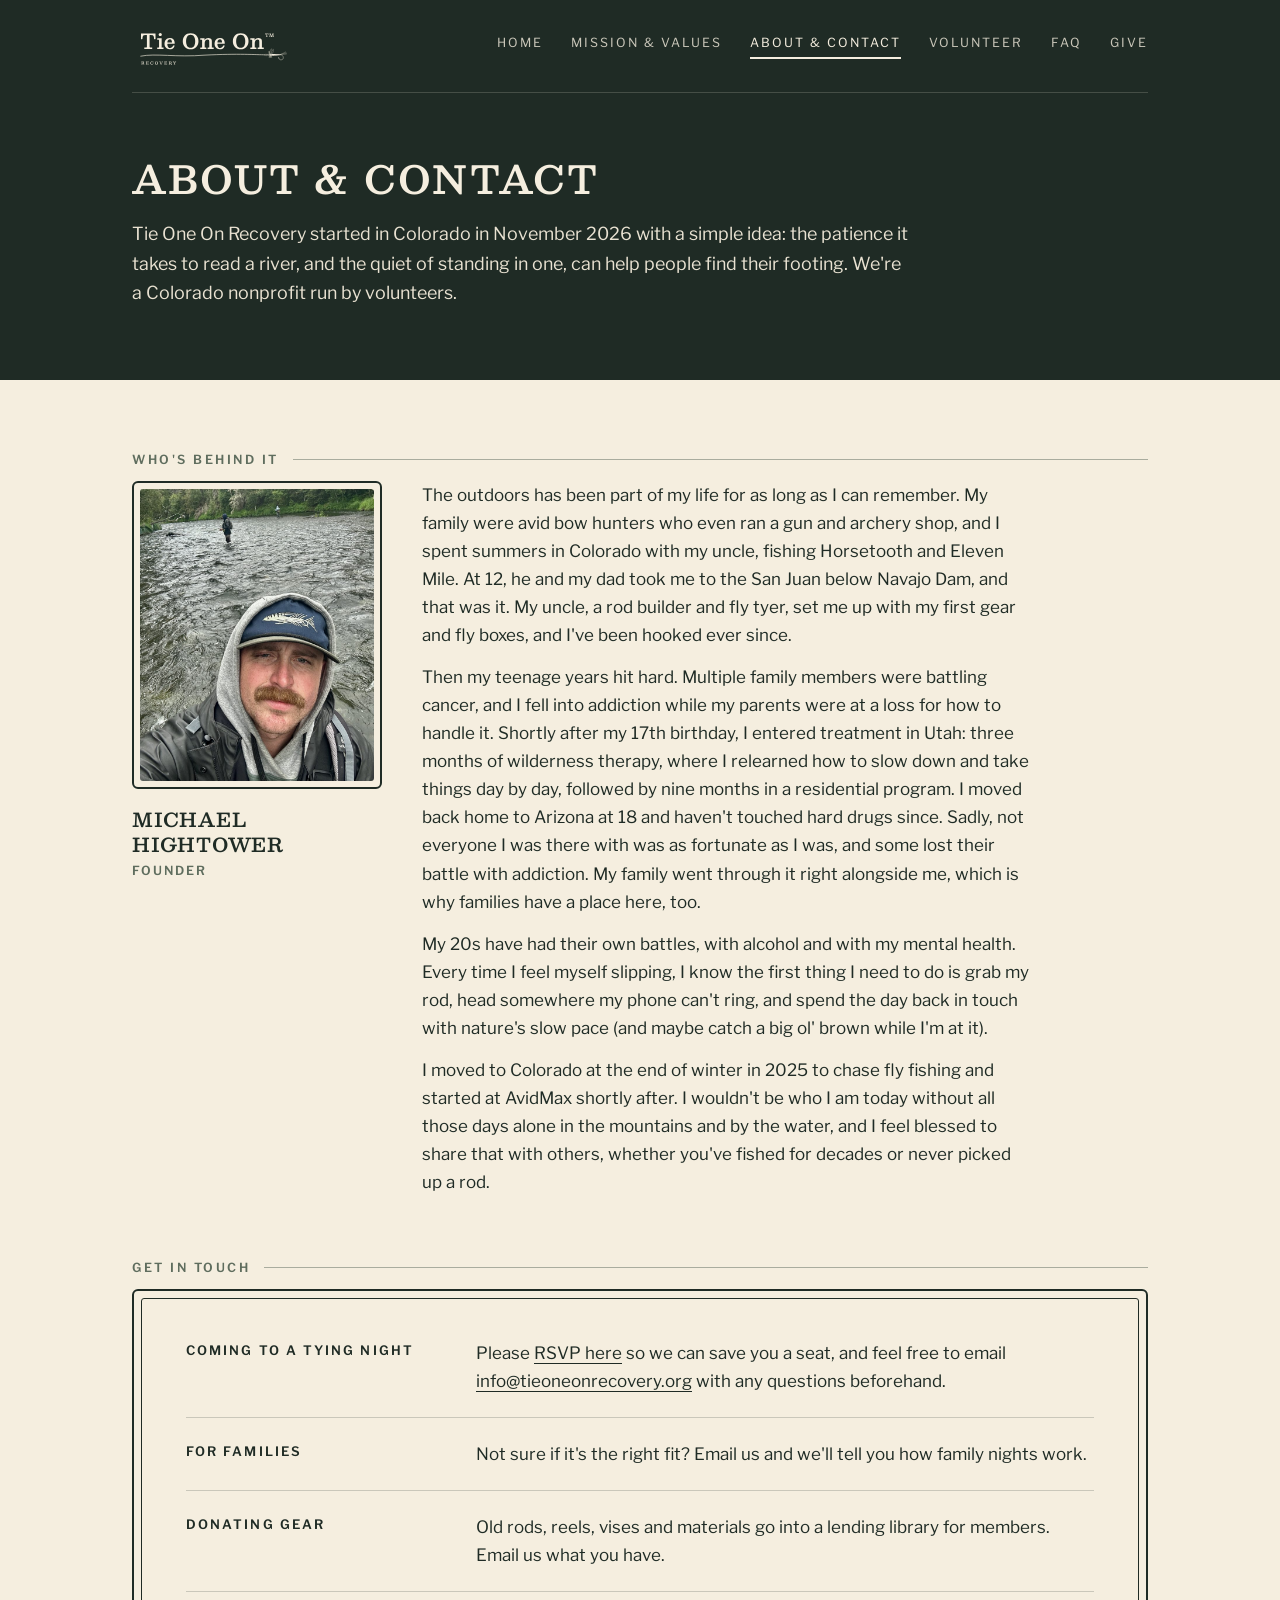
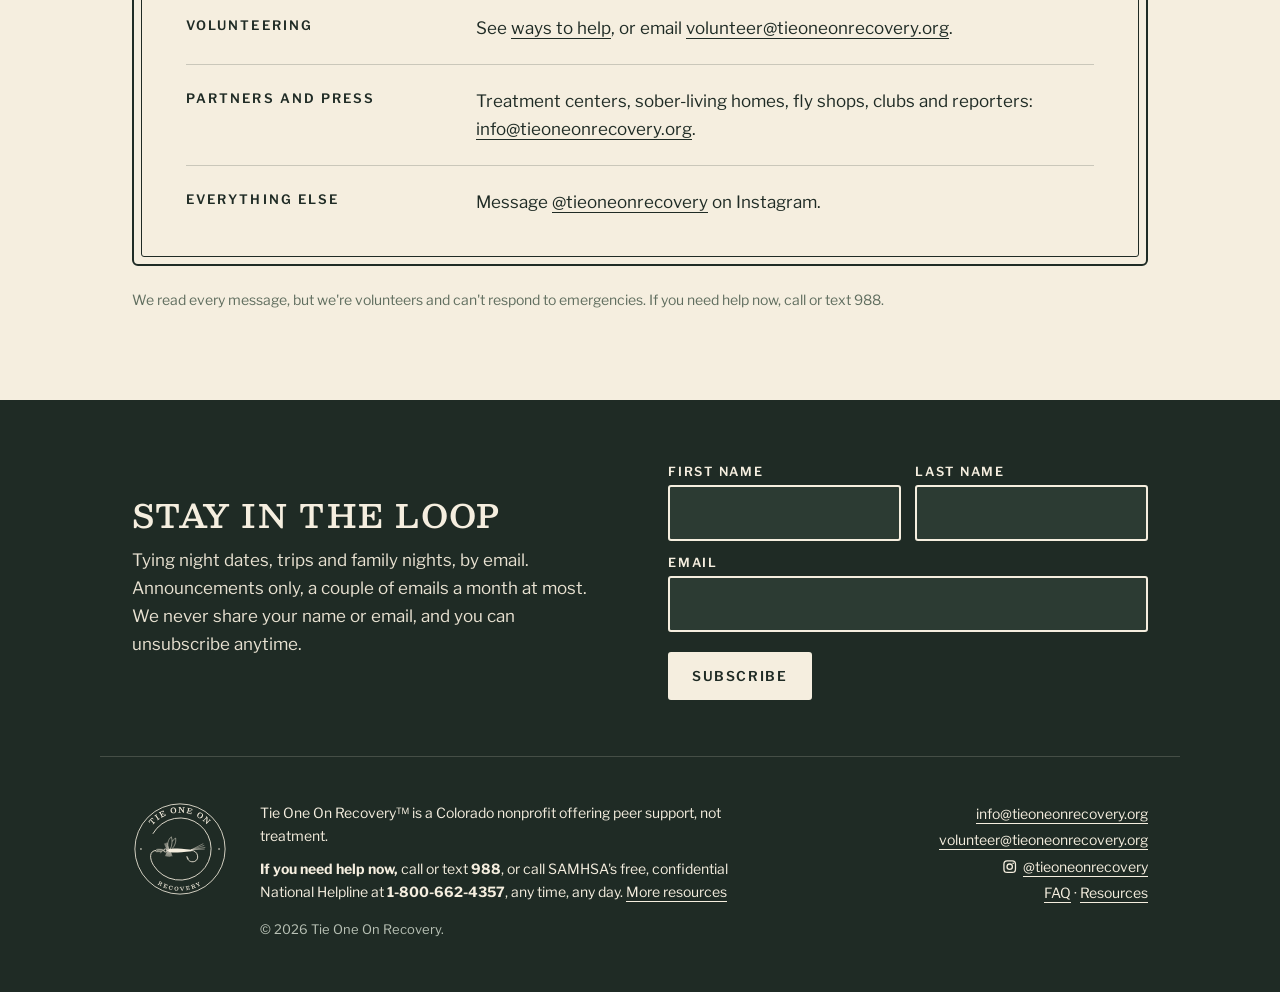
<file: about.html>
<!DOCTYPE html>
<html lang="en">
<head>
<meta charset="utf-8">
<meta name="viewport" content="width=device-width, initial-scale=1">
<title>About & contact · Tie One On Recovery</title>
<meta name="description" content="Free fly-tying nights for people in recovery and for families affected by addiction. A Colorado nonprofit.">
<meta property="og:title" content="About & contact · Tie One On Recovery">
<meta property="og:description" content="Free fly-tying nights for people in recovery and for families affected by addiction. A Colorado nonprofit.">
<meta property="og:image" content="https://tieoneonrecovery.org/assets/link-preview.png">
<meta property="og:url" content="https://tieoneonrecovery.org/about">
<meta property="og:type" content="website">
<link rel="icon" href="favicon.svg" type="image/svg+xml">
<link rel="icon" href="favicon.ico" sizes="48x48">
<link rel="apple-touch-icon" href="apple-touch-icon.png">
<link rel="stylesheet" href="styles.css">
</head>
<body>
<a class="skip" href="#main">Skip to content</a>
<div class="band">
  <div class="wrap">
    <header class="top">
      <a href="/" aria-label="Tie One On Recovery, home"><svg class="logo" xmlns="http://www.w3.org/2000/svg" viewBox="0 0 476 142" role="img" aria-label="Tie One On Recovery"><defs><mask id="ko1" maskUnits="userSpaceOnUse" x="-2000" y="-2000" width="6000" height="6000"><rect x="-2000" y="-2000" width="6000" height="6000" fill="#fff"/><g transform="translate(404.93,97) scale(0.44)"><path d="M15,-4 C13,-18 20,-31 31,-37 C33,-26 28,-12 19,-4 Z" fill="#000" stroke="none" stroke-width="1.5" stroke-linejoin="round"/></g></mask><mask id="ko2" maskUnits="userSpaceOnUse" x="-2000" y="-2000" width="6000" height="6000"><rect x="-2000" y="-2000" width="6000" height="6000" fill="#fff"/><g transform="translate(404.93,97) scale(0.44)"><path d="M11,-4 C4,-18 8,-33 18,-41 C22,-30 20,-14 15,-4 Z" fill="#000" stroke="none" stroke-width="1.5" stroke-linejoin="round"/></g></mask><mask id="ko3" maskUnits="userSpaceOnUse" x="-2000" y="-2000" width="6000" height="6000"><rect x="-2000" y="-2000" width="6000" height="6000" fill="#fff"/><g transform="translate(404.93,97) scale(0.44) rotate(24 -11.5 0)"><ellipse cx="-11.5" cy="0" rx="2.15" ry="4.4" fill="#000" stroke="none" stroke-width="1.35"/></g></mask><mask id="ko4" maskUnits="userSpaceOnUse" x="-2000" y="-2000" width="6000" height="6000"><rect x="-2000" y="-2000" width="6000" height="6000" fill="#fff"/><g transform="translate(404.93,97) scale(0.44) rotate(24 -15 0)"><ellipse cx="-15" cy="0" rx="2.15" ry="4.4" fill="#000" stroke="none" stroke-width="1.35"/></g></mask><mask id="ko5" maskUnits="userSpaceOnUse" x="-2000" y="-2000" width="6000" height="6000"><rect x="-2000" y="-2000" width="6000" height="6000" fill="#fff"/><g transform="translate(404.93,97) scale(0.44) rotate(24 -18.5 0)"><ellipse cx="-18.5" cy="0" rx="2.15" ry="4.4" fill="#000" stroke="none" stroke-width="1.35"/></g></mask><mask id="ko6" maskUnits="userSpaceOnUse" x="-2000" y="-2000" width="6000" height="6000"><rect x="-2000" y="-2000" width="6000" height="6000" fill="#fff"/><g transform="translate(404.93,97) scale(0.44) rotate(24 -22 0)"><ellipse cx="-22" cy="0" rx="2.15" ry="4.4" fill="#000" stroke="none" stroke-width="1.35"/></g></mask><mask id="ko7" maskUnits="userSpaceOnUse" x="-2000" y="-2000" width="6000" height="6000"><rect x="-2000" y="-2000" width="6000" height="6000" fill="#fff"/><g transform="translate(404.93,97) scale(0.44) rotate(24 -25.5 0)"><ellipse cx="-25.5" cy="0" rx="2.15" ry="4.4" fill="#000" stroke="none" stroke-width="1.35"/></g></mask></defs><g mask="url(#ko7)"><g mask="url(#ko6)"><g mask="url(#ko5)"><g mask="url(#ko4)"><g mask="url(#ko3)"><g mask="url(#ko2)"><g mask="url(#ko1)"><path d="M36.297333333333334 78.65066666666667Q36.297333333333334 79.57066666666667 36.57333333333334 79.78533333333334Q36.849333333333334 80.0 37.769333333333336 80.0H58.132Q59.02133333333333 80.0 59.45066666666666 79.78533333333334Q59.879999999999995 79.57066666666667 59.879999999999995 78.58933333333333V76.71866666666666Q59.879999999999995 75.768 59.64999999999999 75.46133333333333Q59.419999999999995 75.15466666666667 58.46933333333333 75.15466666666667H53.86933333333333Q52.64266666666666 75.15466666666667 52.36666666666666 74.80199999999999Q52.090666666666664 74.44933333333333 52.090666666666664 73.19200000000001V39.85733333333334Q52.090666666666664 39.06 52.30533333333333 38.79933333333334Q52.519999999999996 38.53866666666667 53.256 38.53866666666667H55.556Q59.266666666666666 38.53866666666667 61.336666666666666 39.489333333333335Q63.406666666666666 40.440000000000005 64.28066666666666 42.77066666666667Q65.15466666666666 45.101333333333336 65.24666666666667 49.24133333333333Q65.27733333333333 50.06933333333333 65.47666666666666 50.406666666666666Q65.67599999999999 50.744 66.62666666666667 50.744H68.22133333333333Q69.08 50.744 69.34066666666666 50.56Q69.60133333333333 50.376000000000005 69.60133333333333 49.548V35.44133333333333Q69.60133333333333 34.552 69.40199999999999 34.275999999999996Q69.20266666666666 34.0 68.344 34.0H27.986666666666665Q26.974666666666668 34.0 26.775333333333336 34.30666666666667Q26.576 34.61333333333334 26.576 35.656000000000006V49.272000000000006Q26.576 50.008 26.775333333333336 50.376000000000005Q26.974666666666668 50.744 27.772 50.744H29.489333333333335Q30.409333333333333 50.744 30.654666666666664 50.452666666666666Q30.9 50.16133333333333 30.930666666666667 49.333333333333336Q31.022666666666666 45.16266666666667 31.881333333333334 42.81666666666666Q32.74 40.470666666666666 34.81 39.504666666666665Q36.879999999999995 38.53866666666667 40.590666666666664 38.53866666666667H42.82933333333333Q43.596000000000004 38.53866666666667 43.84133333333334 38.79933333333334Q44.086666666666666 39.06 44.086666666666666 39.85733333333334V73.376Q44.086666666666666 74.54133333333333 43.78 74.848Q43.47333333333333 75.15466666666667 42.33866666666667 75.15466666666667H37.616Q36.879999999999995 75.15466666666667 36.58866666666667 75.36933333333334Q36.297333333333334 75.584 36.297333333333334 76.38133333333333ZM78.80133333333333 37.25066666666667Q78.80133333333333 39.244 80.212 40.501333333333335Q81.62266666666667 41.75866666666667 83.58533333333334 41.75866666666667Q85.57866666666666 41.75866666666667 86.974 40.501333333333335Q88.36933333333334 39.244 88.36933333333334 37.25066666666667Q88.36933333333334 35.22666666666667 86.974 33.98466666666667Q85.57866666666666 32.74266666666667 83.58533333333334 32.74266666666667Q81.62266666666667 32.74266666666667 80.212 33.98466666666667Q78.80133333333333 35.22666666666667 78.80133333333333 37.25066666666667ZM79.35333333333334 52.400000000000006Q80.028 52.400000000000006 80.028 53.16666666666667V74.90933333333334Q80.028 75.4 79.92066666666668 75.55333333333334Q79.81333333333333 75.70666666666666 79.292 75.70666666666666H75.45866666666667Q74.90666666666667 75.70666666666666 74.70733333333334 75.86Q74.50800000000001 76.01333333333334 74.50800000000001 76.62666666666667V79.264Q74.50800000000001 79.75466666666667 74.70733333333334 79.87733333333333Q74.90666666666667 80.0 75.39733333333334 80.0H92.50933333333333Q93.03066666666666 80.0 93.15333333333334 79.84666666666666Q93.27600000000001 79.69333333333333 93.27600000000001 79.20266666666667V76.35066666666667Q93.27600000000001 75.89066666666666 93.12266666666667 75.79866666666666Q92.96933333333334 75.70666666666666 92.50933333333333 75.70666666666666H88.4Q88.00133333333333 75.70666666666666 87.87866666666667 75.538Q87.756 75.36933333333333 87.756 74.97066666666667V48.75066666666667Q87.756 48.321333333333335 87.63333333333333 48.214Q87.51066666666667 48.10666666666667 87.112 48.10666666666667H75.30533333333334Q74.50800000000001 48.10666666666667 74.50800000000001 48.93466666666667V51.69466666666666Q74.50800000000001 52.15466666666667 74.63066666666667 52.27733333333334Q74.75333333333333 52.400000000000006 75.21333333333334 52.400000000000006ZM96.18933333333332 64.66666666666667Q96.18933333333332 68.96000000000001 97.93733333333333 72.64Q99.68533333333333 76.32 103.13533333333334 78.55866666666665Q106.58533333333332 80.79733333333333 111.67599999999999 80.79733333333333Q115.57066666666665 80.79733333333333 118.46866666666665 79.50933333333333Q121.36666666666666 78.22133333333333 123.268 75.82933333333332Q125.16933333333333 73.43733333333333 126.05866666666665 70.064Q126.15066666666667 69.696 126.01266666666666 69.54266666666666Q125.87466666666666 69.38933333333333 125.35333333333332 69.38933333333333H122.16399999999999Q121.67333333333332 69.38933333333333 121.53533333333331 69.58866666666665Q121.39733333333332 69.788 121.244 70.12533333333333Q120.07866666666666 73.19200000000001 117.94733333333332 75.00133333333333Q115.81599999999999 76.81066666666666 112.59599999999999 76.81066666666666Q109.744 76.81066666666666 107.996 75.24666666666667Q106.24799999999999 73.68266666666666 105.466 71.122Q104.684 68.56133333333334 104.62266666666666 65.52533333333334Q104.62266666666666 65.004 104.80666666666666 64.82Q104.99066666666666 64.636 105.54266666666666 64.636H125.29199999999999Q125.93599999999999 64.636 126.15066666666667 64.46733333333333Q126.36533333333333 64.29866666666666 126.36533333333333 63.65466666666667Q126.36533333333333 61.53866666666667 125.96666666666665 59.254000000000005Q125.56799999999998 56.96933333333334 124.63266666666665 54.85333333333334Q123.69733333333332 52.73733333333334 122.05666666666666 51.02Q120.416 49.30266666666667 117.978 48.306Q115.53999999999999 47.309333333333335 112.10533333333333 47.309333333333335Q106.8 47.309333333333335 103.258 49.60933333333334Q99.716 51.909333333333336 97.95266666666666 55.83466666666667Q96.18933333333332 59.760000000000005 96.18933333333332 64.66666666666667ZM105.604 60.894666666666666Q104.96 60.894666666666666 104.83733333333333 60.726Q104.71466666666666 60.55733333333333 104.74533333333332 60.00533333333333Q104.80666666666666 57.797333333333334 105.60399999999998 55.742666666666665Q106.40133333333333 53.688 107.996 52.354Q109.59066666666666 51.02 111.98266666666666 51.02Q113.60799999999999 51.02 114.77333333333333 51.909333333333336Q115.93866666666666 52.79866666666667 116.70533333333333 54.224666666666664Q117.472 55.650666666666666 117.84 57.245333333333335Q118.208 58.84 118.23866666666666 60.312Q118.26933333333332 60.71066666666667 118.13133333333332 60.80266666666667Q117.99333333333333 60.894666666666666 117.38 60.894666666666666ZM150.25466666666665 57.0Q150.25466666666665 62.029333333333334 151.84933333333333 66.35333333333334Q153.444 70.67733333333334 156.43399999999997 73.928Q159.42399999999998 77.17866666666667 163.73266666666666 78.988Q168.0413333333333 80.79733333333333 173.43866666666665 80.79733333333333Q178.62133333333333 80.79733333333333 182.86866666666666 78.988Q187.11599999999999 77.17866666666667 190.19799999999998 73.928Q193.27999999999997 70.67733333333334 194.9513333333333 66.35333333333334Q196.62266666666665 62.029333333333334 196.62266666666665 57.0Q196.62266666666665 51.97066666666667 195.02799999999996 47.646666666666675Q193.4333333333333 43.32266666666667 190.428 40.072Q187.42266666666666 36.821333333333335 183.1293333333333 35.012Q178.83599999999998 33.20266666666667 173.43866666666665 33.20266666666667Q168.0413333333333 33.20266666666667 163.73266666666666 35.012Q159.42399999999998 36.821333333333335 156.43399999999997 40.072Q153.444 43.32266666666667 151.84933333333333 47.646666666666675Q150.25466666666665 51.97066666666667 150.25466666666665 57.0ZM159.97599999999997 57.0Q159.97599999999997 52.92133333333334 160.74266666666665 49.44066666666667Q161.5093333333333 45.96 163.11933333333332 43.32266666666666Q164.7293333333333 40.68533333333333 167.28999999999996 39.21333333333334Q169.85066666666665 37.74133333333334 173.43866666666665 37.74133333333334Q177.02666666666664 37.74133333333334 179.5873333333333 39.21333333333334Q182.14799999999997 40.68533333333333 183.75799999999998 43.32266666666666Q185.36799999999997 45.96 186.13466666666665 49.44066666666667Q186.9013333333333 52.92133333333334 186.9013333333333 57.0Q186.9013333333333 61.048 186.22666666666663 64.54400000000001Q185.55199999999996 68.04 183.98799999999997 70.67733333333334Q182.42399999999998 73.31466666666667 179.83266666666663 74.78666666666666Q177.2413333333333 76.25866666666667 173.43866666666665 76.25866666666667Q169.85066666666665 76.25866666666667 167.28999999999996 74.78666666666666Q164.7293333333333 73.31466666666667 163.11933333333332 70.67733333333334Q161.5093333333333 68.04 160.74266666666665 64.54400000000001Q159.97599999999997 61.048 159.97599999999997 57.0ZM206.43599999999998 52.400000000000006Q206.9573333333333 52.400000000000006 207.17199999999997 52.538000000000004Q207.38666666666666 52.676 207.38666666666666 53.19733333333333V74.72533333333334Q207.38666666666666 75.4 207.1413333333333 75.55333333333334Q206.896 75.70666666666666 206.19066666666666 75.70666666666666H203.00133333333332Q202.35733333333332 75.70666666666666 202.11199999999997 75.89066666666668Q201.86666666666665 76.07466666666667 201.86666666666665 76.78V78.92666666666666Q201.86666666666665 79.57066666666667 202.00466666666665 79.78533333333334Q202.14266666666666 80.0 202.75599999999997 80.0H218.82533333333333Q219.408 80.0 219.63799999999998 79.816Q219.868 79.632 219.868 79.01866666666666V76.78Q219.868 76.07466666666667 219.63799999999998 75.89066666666668Q219.408 75.70666666666666 218.76399999999998 75.70666666666666H216.34133333333332Q215.6053333333333 75.70666666666666 215.34466666666663 75.43066666666667Q215.08399999999997 75.15466666666667 215.08399999999997 74.48V62.64266666666667Q215.08399999999997 59.484 216.188 57.06133333333334Q217.29199999999997 54.638666666666666 219.224 53.274Q221.15599999999998 51.909333333333336 223.60933333333332 51.909333333333336Q226.18533333333332 51.909333333333336 227.36599999999999 53.458Q228.54666666666665 55.00666666666667 228.54666666666665 58.13466666666667V74.51066666666667Q228.54666666666665 75.30799999999999 228.30133333333333 75.50733333333332Q228.05599999999998 75.70666666666666 227.28933333333333 75.70666666666666H224.59066666666666Q224.00799999999998 75.70666666666666 223.86999999999998 75.952Q223.73199999999997 76.19733333333333 223.73199999999997 76.74933333333334V78.92666666666666Q223.73199999999997 79.50933333333333 223.85466666666665 79.75466666666667Q223.97733333333332 80.0 224.59066666666666 80.0H240.56799999999998Q241.2733333333333 80.0 241.51866666666666 79.862Q241.76399999999998 79.724 241.76399999999998 79.04933333333334V76.688Q241.76399999999998 76.136 241.59533333333331 75.92133333333334Q241.42666666666665 75.70666666666666 240.87466666666666 75.70666666666666H237.47066666666666Q236.64266666666666 75.70666666666666 236.44333333333333 75.446Q236.24399999999997 75.18533333333333 236.24399999999997 74.35733333333333V57.368Q236.24399999999997 54.08666666666667 235.26266666666663 51.848000000000006Q234.28133333333332 49.60933333333334 232.012 48.45933333333333Q229.74266666666665 47.309333333333335 225.94 47.309333333333335Q221.98399999999998 47.309333333333335 219.53066666666666 48.919333333333334Q217.0773333333333 50.529333333333334 215.54399999999998 52.82933333333334Q215.11466666666666 53.38133333333333 214.9153333333333 53.366Q214.71599999999998 53.35066666666667 214.71599999999998 52.15466666666667V49.30266666666667Q214.71599999999998 48.72 214.42466666666667 48.413333333333334Q214.13333333333333 48.10666666666667 213.55066666666664 48.10666666666667H202.87866666666665Q202.35733333333332 48.10666666666667 202.11199999999997 48.306000000000004Q201.86666666666665 48.50533333333334 201.86666666666665 49.088V51.388000000000005Q201.86666666666665 51.97066666666667 202.01999999999998 52.18533333333334Q202.17333333333332 52.400000000000006 202.75599999999997 52.400000000000006ZM244.3093333333333 64.66666666666667Q244.3093333333333 68.96000000000001 246.0573333333333 72.64Q247.80533333333332 76.32 251.25533333333334 78.55866666666665Q254.70533333333333 80.79733333333333 259.796 80.79733333333333Q263.69066666666663 80.79733333333333 266.58866666666665 79.50933333333333Q269.4866666666667 78.22133333333333 271.38800000000003 75.82933333333332Q273.28933333333333 73.43733333333333 274.17866666666663 70.064Q274.27066666666667 69.696 274.13266666666664 69.54266666666666Q273.99466666666666 69.38933333333333 273.4733333333333 69.38933333333333H270.284Q269.7933333333333 69.38933333333333 269.6553333333333 69.58866666666665Q269.51733333333334 69.788 269.364 70.12533333333333Q268.19866666666667 73.19200000000001 266.0673333333333 75.00133333333333Q263.936 76.81066666666666 260.716 76.81066666666666Q257.864 76.81066666666666 256.116 75.24666666666667Q254.368 73.68266666666666 253.58599999999998 71.122Q252.80399999999997 68.56133333333334 252.74266666666665 65.52533333333334Q252.74266666666665 65.004 252.92666666666665 64.82Q253.11066666666665 64.636 253.66266666666664 64.636H273.412Q274.056 64.636 274.27066666666667 64.46733333333333Q274.4853333333333 64.29866666666666 274.4853333333333 63.65466666666667Q274.4853333333333 61.53866666666667 274.08666666666664 59.254000000000005Q273.688 56.96933333333334 272.75266666666664 54.85333333333334Q271.8173333333333 52.73733333333334 270.1766666666666 51.02Q268.536 49.30266666666667 266.09799999999996 48.306Q263.65999999999997 47.309333333333335 260.2253333333333 47.309333333333335Q254.92 47.309333333333335 251.378 49.60933333333334Q247.83599999999998 51.909333333333336 246.07266666666663 55.83466666666667Q244.3093333333333 59.760000000000005 244.3093333333333 64.66666666666667ZM253.724 60.894666666666666Q253.07999999999998 60.894666666666666 252.95733333333334 60.726Q252.83466666666666 60.55733333333333 252.86533333333333 60.00533333333333Q252.92666666666665 57.797333333333334 253.724 55.742666666666665Q254.5213333333333 53.688 256.116 52.354Q257.71066666666667 51.02 260.10266666666666 51.02Q261.728 51.02 262.8933333333333 51.909333333333336Q264.0586666666666 52.79866666666667 264.82533333333333 54.224666666666664Q265.592 55.650666666666666 265.96 57.245333333333335Q266.328 58.84 266.35866666666664 60.312Q266.3893333333333 60.71066666666667 266.2513333333333 60.80266666666667Q266.11333333333334 60.894666666666666 265.5 60.894666666666666ZM298.37466666666666 57.0Q298.37466666666666 62.029333333333334 299.96933333333334 66.35333333333334Q301.56399999999996 70.67733333333334 304.554 73.928Q307.544 77.17866666666667 311.85266666666666 78.988Q316.1613333333333 80.79733333333333 321.5586666666666 80.79733333333333Q326.74133333333333 80.79733333333333 330.98866666666663 78.988Q335.236 77.17866666666667 338.318 73.928Q341.4 70.67733333333334 343.0713333333333 66.35333333333334Q344.74266666666665 62.029333333333334 344.74266666666665 57.0Q344.74266666666665 51.97066666666667 343.14799999999997 47.646666666666675Q341.5533333333333 43.32266666666667 338.548 40.072Q335.54266666666666 36.821333333333335 331.2493333333333 35.012Q326.95599999999996 33.20266666666667 321.5586666666666 33.20266666666667Q316.1613333333333 33.20266666666667 311.85266666666666 35.012Q307.544 36.821333333333335 304.554 40.072Q301.56399999999996 43.32266666666667 299.96933333333334 47.646666666666675Q298.37466666666666 51.97066666666667 298.37466666666666 57.0ZM308.096 57.0Q308.096 52.92133333333334 308.86266666666666 49.44066666666667Q309.6293333333333 45.96 311.2393333333333 43.32266666666666Q312.84933333333333 40.68533333333333 315.40999999999997 39.21333333333334Q317.97066666666666 37.74133333333334 321.5586666666666 37.74133333333334Q325.14666666666665 37.74133333333334 327.7073333333333 39.21333333333334Q330.268 40.68533333333333 331.878 43.32266666666666Q333.488 45.96 334.25466666666665 49.44066666666667Q335.0213333333333 52.92133333333334 335.0213333333333 57.0Q335.0213333333333 61.048 334.34666666666664 64.54400000000001Q333.67199999999997 68.04 332.10799999999995 70.67733333333334Q330.544 73.31466666666667 327.9526666666667 74.78666666666666Q325.36133333333333 76.25866666666667 321.5586666666666 76.25866666666667Q317.97066666666666 76.25866666666667 315.40999999999997 74.78666666666666Q312.84933333333333 73.31466666666667 311.2393333333333 70.67733333333334Q309.6293333333333 68.04 308.86266666666666 64.54400000000001Q308.096 61.048 308.096 57.0ZM354.556 52.400000000000006Q355.07733333333334 52.400000000000006 355.29200000000003 52.538000000000004Q355.50666666666666 52.676 355.50666666666666 53.19733333333333V74.72533333333334Q355.50666666666666 75.4 355.2613333333333 75.55333333333334Q355.01599999999996 75.70666666666666 354.31066666666663 75.70666666666666H351.1213333333333Q350.4773333333333 75.70666666666666 350.23199999999997 75.89066666666668Q349.9866666666667 76.07466666666667 349.9866666666667 76.78V78.92666666666666Q349.9866666666667 79.57066666666667 350.12466666666666 79.78533333333334Q350.26266666666663 80.0 350.876 80.0H366.94533333333334Q367.52799999999996 80.0 367.758 79.816Q367.988 79.632 367.988 79.01866666666666V76.78Q367.988 76.07466666666667 367.758 75.89066666666668Q367.52799999999996 75.70666666666666 366.884 75.70666666666666H364.4613333333333Q363.7253333333333 75.70666666666666 363.46466666666663 75.43066666666667Q363.204 75.15466666666667 363.204 74.48V62.64266666666667Q363.204 59.484 364.308 57.06133333333334Q365.412 54.638666666666666 367.344 53.274Q369.276 51.909333333333336 371.72933333333333 51.909333333333336Q374.30533333333335 51.909333333333336 375.486 53.458Q376.66666666666663 55.00666666666667 376.66666666666663 58.13466666666667V74.51066666666667Q376.66666666666663 75.30799999999999 376.42133333333334 75.50733333333332Q376.176 75.70666666666666 375.40933333333334 75.70666666666666H372.71066666666667Q372.128 75.70666666666666 371.99 75.952Q371.852 76.19733333333333 371.852 76.74933333333334V78.92666666666666Q371.852 79.50933333333333 371.9746666666666 79.75466666666667Q372.0973333333333 80.0 372.71066666666667 80.0H388.688Q389.3933333333333 80.0 389.63866666666667 79.862Q389.884 79.724 389.884 79.04933333333334V76.688Q389.884 76.136 389.7153333333333 75.92133333333334Q389.5466666666666 75.70666666666666 388.99466666666666 75.70666666666666H385.59066666666666Q384.76266666666663 75.70666666666666 384.5633333333333 75.446Q384.364 75.18533333333333 384.364 74.35733333333333V57.368Q384.364 54.08666666666667 383.38266666666664 51.848000000000006Q382.4013333333333 49.60933333333334 380.13199999999995 48.45933333333333Q377.86266666666666 47.309333333333335 374.06 47.309333333333335Q370.104 47.309333333333335 367.65066666666667 48.919333333333334Q365.19733333333335 50.529333333333334 363.664 52.82933333333334Q363.23466666666667 53.38133333333333 363.03533333333337 53.366Q362.836 53.35066666666667 362.836 52.15466666666667V49.30266666666667Q362.836 48.72 362.54466666666667 48.413333333333334Q362.25333333333333 48.10666666666667 361.67066666666665 48.10666666666667H350.9986666666667Q350.4773333333333 48.10666666666667 350.23199999999997 48.306000000000004Q349.9866666666667 48.50533333333334 349.9866666666667 49.088V51.388000000000005Q349.9866666666667 51.97066666666667 350.14 52.18533333333334Q350.29333333333335 52.400000000000006 350.876 52.400000000000006Z" fill="#f5eedf"/><path d="M30.68 120.92773333333334Q30.483733333333333 120.92773333333334 30.4132 120.88786666666667Q30.342666666666666 120.848 30.342666666666666 120.63946666666666V117.98373333333333Q30.342666666666666 117.7936 30.397866666666665 117.75066666666666Q30.453066666666665 117.70773333333334 30.63093333333333 117.70773333333334H32.440266666666666Q32.88186666666667 117.70773333333334 33.25906666666667 117.88866666666667Q33.636266666666664 118.06960000000001 33.8724 118.43146666666667Q34.108533333333334 118.79333333333334 34.108533333333334 119.32693333333333Q34.108533333333334 119.86053333333334 33.8724 120.21626666666667Q33.636266666666664 120.572 33.25906666666667 120.74986666666666Q32.88186666666667 120.92773333333334 32.440266666666666 120.92773333333334ZM36.31653333333333 126.0Q36.4576 126.0 36.50666666666667 125.96013333333333Q36.555733333333336 125.92026666666666 36.555733333333336 125.76693333333333V125.30693333333333Q36.555733333333336 125.1536 36.50053333333334 125.12293333333332Q36.44533333333333 125.09226666666666 36.30426666666666 125.09226666666666H35.924Q35.641866666666665 125.09226666666666 35.5284 124.89906666666667Q35.41493333333333 124.70586666666667 35.38733333333333 124.38693333333333Q35.35973333333333 124.068 35.34133333333333 123.6816Q35.32293333333333 123.2952 35.23093333333333 122.90266666666666Q35.138933333333334 122.51013333333333 34.89666666666666 122.16973333333334Q34.654399999999995 121.82933333333334 34.176 121.60853333333333Q34.016533333333335 121.54106666666667 34.034933333333335 121.45519999999999Q34.053333333333335 121.36933333333333 34.21893333333333 121.32026666666667Q35.04693333333333 121.06266666666667 35.39346666666666 120.5352Q35.739999999999995 120.00773333333333 35.739999999999995 119.2656Q35.739999999999995 118.548 35.40266666666666 117.98986666666667Q35.065333333333335 117.43173333333334 34.33853333333333 117.11586666666668Q33.61173333333333 116.8 32.440266666666666 116.8H27.644Q27.509066666666666 116.8 27.46613333333333 116.846Q27.4232 116.892 27.4232 117.0392V117.49306666666666Q27.4232 117.6096 27.4784 117.65866666666668Q27.5336 117.70773333333334 27.650133333333333 117.70773333333334H28.557866666666666Q28.705066666666667 117.70773333333334 28.738799999999998 117.766Q28.77253333333333 117.82426666666667 28.77253333333333 117.96533333333333V124.804Q28.77253333333333 124.988 28.717333333333332 125.04013333333333Q28.662133333333333 125.09226666666666 28.465866666666667 125.09226666666666H27.7176Q27.527466666666665 125.09226666666666 27.47533333333333 125.13826666666667Q27.4232 125.18426666666667 27.4232 125.38053333333333V125.73013333333333Q27.4232 125.90186666666666 27.46613333333333 125.95093333333332Q27.509066666666666 126.0 27.668533333333333 126.0H31.366933333333332Q31.5448 126.0 31.6184 125.95400000000001Q31.692 125.908 31.692 125.71786666666667V125.3376Q31.692 125.18426666666667 31.6552 125.13826666666667Q31.6184 125.09226666666666 31.4712 125.09226666666666H30.600266666666666Q30.434666666666665 125.09226666666666 30.388666666666666 125.03399999999999Q30.342666666666666 124.97573333333334 30.342666666666666 124.8224V122.14213333333333Q30.342666666666666 121.93973333333334 30.404 121.906Q30.465333333333334 121.87226666666666 30.6616 121.87226666666666H32.1336Q32.73466666666667 121.87226666666666 33.0536 122.09613333333333Q33.37253333333333 122.32 33.516666666666666 122.68799999999999Q33.6608 123.056 33.70986666666667 123.49453333333332Q33.75893333333333 123.93306666666666 33.81106666666666 124.37466666666666Q33.8632 124.81626666666666 34.010400000000004 125.18426666666667Q34.1576 125.55226666666667 34.4888 125.77613333333333Q34.82 126.0 35.43333333333333 126.0ZM42.051199999999994 117.70773333333334Q42.23519999999999 117.70773333333334 42.29039999999999 117.74146666666667Q42.3456 117.7752 42.3456 117.9592V124.77333333333334Q42.3456 124.988 42.29653333333333 125.04013333333333Q42.24746666666666 125.09226666666666 42.026666666666664 125.09226666666666H41.21706666666666Q41.08826666666666 125.09226666666666 41.04226666666666 125.1168Q40.99626666666666 125.14133333333334 40.99626666666666 125.27013333333333V125.7792Q40.99626666666666 125.93866666666666 41.054533333333325 125.96933333333334Q41.11279999999999 126.0 41.25386666666666 126.0H49.16586666666666Q49.306933333333326 126.0 49.34373333333333 125.9632Q49.38053333333333 125.9264 49.38053333333333 125.78533333333333V122.88426666666666Q49.38053333333333 122.7432 49.331466666666664 122.7064Q49.282399999999996 122.6696 49.14133333333333 122.6696H48.71813333333333Q48.60159999999999 122.6696 48.56786666666666 122.71253333333334Q48.53413333333333 122.75546666666666 48.53413333333333 122.90266666666666Q48.52186666666666 123.74293333333334 48.340933333333325 124.22133333333333Q48.16 124.69973333333333 47.72146666666666 124.89599999999999Q47.282933333333325 125.09226666666666 46.47946666666666 125.09226666666666H44.20399999999999Q44.01386666666666 125.09226666666666 43.9648 125.0524Q43.91573333333333 125.01253333333334 43.91573333333333 124.82853333333334V121.90293333333334Q43.91573333333333 121.7312 43.96173333333333 121.66986666666666Q44.00773333333333 121.60853333333333 44.16106666666666 121.60853333333333H44.78666666666666Q45.22213333333333 121.60853333333333 45.5104 121.77413333333334Q45.79866666666666 121.93973333333334 45.95813333333333 122.2188Q46.117599999999996 122.49786666666667 46.154399999999995 122.84133333333334Q46.172799999999995 122.9824 46.21573333333333 123.0284Q46.25866666666666 123.0744 46.34453333333333 123.0744H46.65733333333333Q46.798399999999994 123.0744 46.83213333333333 123.02533333333332Q46.86586666666666 122.97626666666666 46.86586666666666 122.82293333333334V119.73786666666666Q46.86586666666666 119.60906666666666 46.822933333333324 119.5692Q46.779999999999994 119.52933333333334 46.651199999999996 119.52933333333334H46.33839999999999Q46.234133333333325 119.52933333333334 46.20346666666666 119.57533333333333Q46.172799999999995 119.62133333333334 46.160533333333326 119.744Q46.11146666666666 120.2592 45.78026666666666 120.59653333333333Q45.44906666666666 120.93386666666666 44.77439999999999 120.93386666666666H44.130399999999995Q43.9832 120.93386666666666 43.949466666666666 120.8664Q43.91573333333333 120.79893333333334 43.91573333333333 120.63946666666666V117.9776Q43.91573333333333 117.79973333333334 43.97706666666666 117.75373333333334Q44.038399999999996 117.70773333333334 44.20399999999999 117.70773333333334H46.60213333333333Q47.282933333333325 117.70773333333334 47.66933333333333 117.88560000000001Q48.05573333333333 118.06346666666667 48.224399999999996 118.4836Q48.39306666666666 118.90373333333334 48.41146666666666 119.62133333333334Q48.41759999999999 119.73786666666666 48.44519999999999 119.79613333333333Q48.47279999999999 119.8544 48.60773333333333 119.8544H49.06773333333333Q49.23333333333333 119.8544 49.245599999999996 119.81146666666666Q49.25786666666666 119.76853333333334 49.25786666666666 119.6152V117.09440000000001Q49.25786666666666 116.892 49.20266666666666 116.846Q49.14746666666666 116.8 48.94506666666666 116.8H41.23546666666666Q41.08826666666666 116.8 41.04226666666666 116.84293333333333Q40.99626666666666 116.88586666666667 40.99626666666666 117.04533333333333V117.43786666666666Q40.99626666666666 117.5912 41.03306666666666 117.64946666666667Q41.06986666666666 117.70773333333334 41.22933333333333 117.70773333333334ZM54.28106666666666 121.4Q54.28106666666666 122.4488 54.618399999999994 123.31973333333335Q54.95573333333333 124.19066666666667 55.578266666666664 124.82546666666667Q56.200799999999994 125.46026666666667 57.05333333333333 125.80680000000001Q57.90586666666666 126.15333333333334 58.93013333333332 126.15333333333334Q60.19359999999999 126.15333333333334 61.09519999999999 125.678Q61.99679999999999 125.20266666666667 62.51199999999999 124.3808Q63.02719999999999 123.55893333333333 63.113066666666654 122.51626666666667Q63.12533333333332 122.4304 63.088533333333324 122.40586666666667Q63.051733333333324 122.38133333333333 62.941333333333326 122.38133333333333H62.32799999999999Q62.22986666666666 122.38133333333333 62.19306666666666 122.41813333333333Q62.15626666666666 122.45493333333333 62.13786666666666 122.55306666666667Q62.045866666666655 123.24613333333333 61.65946666666666 123.85333333333332Q61.27306666666666 124.46053333333333 60.62293333333332 124.83466666666666Q59.97279999999999 125.2088 59.08346666666666 125.2088Q58.10213333333333 125.2088 57.43973333333332 124.71813333333333Q56.777333333333324 124.22746666666667 56.44306666666666 123.36573333333334Q56.108799999999995 122.504 56.108799999999995 121.4Q56.108799999999995 120.296 56.46453333333333 119.42813333333334Q56.82026666666666 118.56026666666666 57.50106666666666 118.0604Q58.18186666666666 117.56053333333334 59.14479999999999 117.56053333333334Q59.942133333333324 117.56053333333334 60.53399999999999 117.87946666666667Q61.12586666666666 118.1984 61.49386666666666 118.71360000000001Q61.86186666666666 119.2288 61.972266666666656 119.81146666666666Q61.99679999999999 119.928 62.01826666666666 119.97093333333333Q62.039733333333324 120.01386666666667 62.18079999999999 120.01386666666667H62.77573333333333Q62.898399999999995 120.01386666666667 62.935199999999995 119.98013333333333Q62.971999999999994 119.9464 62.971999999999994 119.82986666666667V116.9104Q62.971999999999994 116.8 62.94746666666666 116.76933333333332Q62.922933333333326 116.73866666666666 62.80639999999999 116.73866666666666H62.35253333333333Q62.24826666666666 116.73866666666666 62.22373333333333 116.76013333333333Q62.19919999999999 116.7816 62.16853333333333 116.8552L61.923199999999994 117.5912Q61.849599999999995 117.76906666666667 61.794399999999996 117.78133333333334Q61.73919999999999 117.7936 61.62266666666666 117.6832Q61.17493333333333 117.23546666666667 60.53093333333332 116.94106666666667Q59.886933333333324 116.64666666666668 59.05279999999999 116.64666666666668Q58.07759999999999 116.64666666666668 57.215866666666656 117.00240000000001Q56.35413333333332 117.35813333333334 55.691733333333325 117.99906666666666Q55.02933333333333 118.64 54.655199999999994 119.50786666666667Q54.28106666666666 120.37573333333333 54.28106666666666 121.4ZM67.89093333333334 121.4Q67.89093333333334 122.40586666666667 68.20373333333333 123.2676Q68.51653333333334 124.12933333333334 69.11146666666667 124.77946666666666Q69.7064 125.4296 70.55893333333333 125.79146666666666Q71.41146666666667 126.15333333333334 72.47866666666667 126.15333333333334Q73.50293333333333 126.15333333333334 74.34626666666666 125.79146666666666Q75.1896 125.4296 75.79986666666667 124.77946666666666Q76.41013333333333 124.12933333333334 76.73826666666668 123.2676Q77.0664 122.40586666666667 77.0664 121.4Q77.0664 120.39413333333333 76.7536 119.5324Q76.4408 118.67066666666666 75.84586666666667 118.02053333333333Q75.25093333333334 117.3704 74.39840000000001 117.00853333333333Q73.54586666666667 116.64666666666668 72.47866666666667 116.64666666666668Q71.41146666666667 116.64666666666668 70.55893333333333 117.00853333333333Q69.7064 117.3704 69.11146666666667 118.02053333333333Q68.51653333333334 118.67066666666666 68.20373333333333 119.5324Q67.89093333333334 120.39413333333333 67.89093333333334 121.4ZM69.71866666666666 121.4Q69.71866666666666 120.58426666666666 69.87506666666667 119.87586666666667Q70.03146666666667 119.16746666666667 70.36266666666667 118.6308Q70.69386666666666 118.09413333333333 71.21826666666666 117.7936Q71.74266666666666 117.49306666666666 72.47866666666667 117.49306666666666Q73.21466666666667 117.49306666666666 73.73906666666667 117.7936Q74.26346666666667 118.09413333333333 74.5916 118.6308Q74.91973333333334 119.16746666666667 75.07920000000001 119.87586666666667Q75.23866666666667 120.58426666666666 75.23866666666667 121.4Q75.23866666666667 122.2096 75.0976 122.92106666666666Q74.95653333333334 123.63253333333333 74.6376 124.16919999999999Q74.31866666666667 124.70586666666667 73.78813333333333 125.0064Q73.2576 125.30693333333333 72.47866666666667 125.30693333333333Q71.74266666666666 125.30693333333333 71.21826666666666 125.0064Q70.69386666666666 124.70586666666667 70.36266666666667 124.16919999999999Q70.03146666666667 123.63253333333333 69.87506666666667 122.92106666666666Q69.71866666666666 122.2096 69.71866666666666 121.4ZM86.6344 123.7184Q86.52399999999999 123.98213333333334 86.44733333333332 124.08333333333334Q86.37066666666666 124.18453333333333 86.3032 124.14466666666667Q86.23573333333333 124.1048 86.15599999999999 123.93613333333333Q86.07626666666665 123.76746666666666 85.95973333333333 123.48533333333333L83.764 118.00826666666667Q83.70266666666666 117.84266666666667 83.73946666666666 117.77520000000001Q83.77626666666666 117.70773333333334 84.02159999999999 117.70773333333334H84.70853333333332Q84.89866666666666 117.70773333333334 84.94773333333333 117.65559999999999Q84.9968 117.60346666666666 84.9968 117.4072V117.09440000000001Q84.9968 116.91653333333333 84.96 116.85826666666667Q84.9232 116.8 84.7576 116.8H80.7464Q80.5808 116.8 80.53479999999999 116.84293333333333Q80.4888 116.88586666666667 80.4888 117.05146666666667V117.43786666666666Q80.4888 117.5912 80.52253333333333 117.64946666666667Q80.55626666666666 117.70773333333334 80.7096 117.70773333333334H81.61733333333332Q81.81973333333333 117.70773333333334 81.86573333333334 117.74146666666667Q81.91173333333333 117.7752 81.96693333333333 117.91626666666667L85.33413333333333 125.9264Q85.39546666666666 126.0736 85.47213333333332 126.1288Q85.54879999999999 126.184 85.7696 126.184H86.27253333333333Q86.41359999999999 126.184 86.48106666666666 126.15026666666667Q86.54853333333332 126.11653333333334 86.58533333333332 126.05213333333333Q86.62213333333332 125.98773333333334 86.65279999999998 125.89573333333334L89.9648 117.98373333333333Q90.02613333333332 117.83653333333334 90.09359999999998 117.77213333333333Q90.16106666666666 117.70773333333334 90.37573333333333 117.70773333333334H91.13013333333332Q91.25893333333332 117.70773333333334 91.29266666666666 117.65559999999999Q91.32639999999999 117.60346666666666 91.32639999999999 117.4808V117.05146666666667Q91.32639999999999 116.89813333333333 91.28346666666667 116.84906666666666Q91.24053333333333 116.8 91.09333333333332 116.8H87.9592Q87.81813333333332 116.8 87.78133333333332 116.846Q87.74453333333332 116.892 87.74453333333332 117.0392V117.4992Q87.74453333333332 117.63413333333334 87.79053333333331 117.67093333333334Q87.83653333333332 117.70773333333334 87.98373333333332 117.70773333333334H88.72586666666666Q88.98346666666666 117.70773333333334 89.03559999999999 117.7568Q89.08773333333332 117.80586666666667 89.01413333333332 117.9776ZM96.46613333333333 117.70773333333334Q96.65013333333333 117.70773333333334 96.70533333333333 117.74146666666667Q96.76053333333333 117.7752 96.76053333333333 117.9592V124.77333333333334Q96.76053333333333 124.988 96.71146666666667 125.04013333333333Q96.6624 125.09226666666666 96.4416 125.09226666666666H95.632Q95.50319999999999 125.09226666666666 95.4572 125.1168Q95.4112 125.14133333333334 95.4112 125.27013333333333V125.7792Q95.4112 125.93866666666666 95.46946666666666 125.96933333333334Q95.52773333333333 126.0 95.6688 126.0H103.5808Q103.72186666666667 126.0 103.75866666666667 125.9632Q103.79546666666667 125.9264 103.79546666666667 125.78533333333333V122.88426666666666Q103.79546666666667 122.7432 103.7464 122.7064Q103.69733333333333 122.6696 103.55626666666666 122.6696H103.13306666666666Q103.01653333333333 122.6696 102.9828 122.71253333333334Q102.94906666666667 122.75546666666666 102.94906666666667 122.90266666666666Q102.9368 123.74293333333334 102.75586666666666 124.22133333333333Q102.57493333333333 124.69973333333333 102.13640000000001 124.89599999999999Q101.69786666666667 125.09226666666666 100.8944 125.09226666666666H98.61893333333333Q98.4288 125.09226666666666 98.37973333333333 125.0524Q98.33066666666667 125.01253333333334 98.33066666666667 124.82853333333334V121.90293333333334Q98.33066666666667 121.7312 98.37666666666667 121.66986666666666Q98.42266666666667 121.60853333333333 98.576 121.60853333333333H99.2016Q99.63706666666667 121.60853333333333 99.92533333333333 121.77413333333334Q100.2136 121.93973333333334 100.37306666666666 122.2188Q100.53253333333333 122.49786666666667 100.56933333333333 122.84133333333334Q100.58773333333333 122.9824 100.63066666666666 123.0284Q100.6736 123.0744 100.75946666666667 123.0744H101.07226666666666Q101.21333333333334 123.0744 101.24706666666667 123.02533333333332Q101.2808 122.97626666666666 101.2808 122.82293333333334V119.73786666666666Q101.2808 119.60906666666666 101.23786666666666 119.5692Q101.19493333333334 119.52933333333334 101.06613333333333 119.52933333333334H100.75333333333333Q100.64906666666667 119.52933333333334 100.61840000000001 119.57533333333333Q100.58773333333333 119.62133333333334 100.57546666666667 119.744Q100.5264 120.2592 100.1952 120.59653333333333Q99.864 120.93386666666666 99.18933333333334 120.93386666666666H98.54533333333333Q98.39813333333333 120.93386666666666 98.3644 120.8664Q98.33066666666667 120.79893333333334 98.33066666666667 120.63946666666666V117.9776Q98.33066666666667 117.79973333333334 98.392 117.75373333333334Q98.45333333333333 117.70773333333334 98.61893333333333 117.70773333333334H101.01706666666666Q101.69786666666667 117.70773333333334 102.08426666666666 117.88560000000001Q102.47066666666666 118.06346666666667 102.63933333333333 118.4836Q102.80799999999999 118.90373333333334 102.82639999999999 119.62133333333334Q102.83253333333333 119.73786666666666 102.86013333333332 119.79613333333333Q102.88773333333333 119.8544 103.02266666666667 119.8544H103.48266666666666Q103.64826666666667 119.8544 103.66053333333333 119.81146666666666Q103.6728 119.76853333333334 103.6728 119.6152V117.09440000000001Q103.6728 116.892 103.6176 116.846Q103.5624 116.8 103.36 116.8H95.6504Q95.50319999999999 116.8 95.4572 116.84293333333333Q95.4112 116.88586666666667 95.4112 117.04533333333333V117.43786666666666Q95.4112 117.5912 95.448 117.64946666666667Q95.48479999999999 117.70773333333334 95.64426666666667 117.70773333333334ZM118.38053333333332 124.804Q118.42346666666666 124.69973333333333 118.38973333333333 124.65373333333332Q118.356 124.60773333333333 118.2456 124.55253333333333L117.85919999999999 124.3624Q117.75493333333333 124.3072 117.71199999999999 124.344Q117.66906666666665 124.3808 117.61999999999999 124.4728Q117.49119999999999 124.75493333333333 117.3256 124.89599999999999Q117.16 125.03706666666666 116.99439999999998 125.03706666666666Q116.69386666666665 125.03706666666666 116.57426666666666 124.85306666666666Q116.45466666666665 124.66906666666667 116.43013333333332 124.36240000000001Q116.40559999999999 124.05573333333334 116.39946666666665 123.68466666666666Q116.39333333333332 123.3136 116.31973333333332 122.9272Q116.24613333333332 122.5408 116.04066666666665 122.20346666666667Q115.83519999999999 121.86613333333334 115.39973333333333 121.63306666666666Q115.1912 121.52266666666667 115.20653333333333 121.45519999999999Q115.22186666666666 121.38773333333333 115.40586666666665 121.3264Q116.2584 121.0504 116.59879999999998 120.51986666666667Q116.93919999999999 119.98933333333333 116.93919999999999 119.24106666666667Q116.93919999999999 118.548 116.60799999999999 117.99600000000001Q116.2768 117.444 115.54999999999998 117.122Q114.82319999999999 116.8 113.63946666666666 116.8H108.81866666666666Q108.68986666666666 116.8 108.65613333333332 116.84293333333333Q108.62239999999998 116.88586666666667 108.62239999999998 117.01466666666667V117.41946666666666Q108.62239999999998 117.5912 108.65613333333332 117.64946666666667Q108.68986666666666 117.70773333333334 108.85546666666666 117.70773333333334H109.66506666666666Q109.86133333333332 117.70773333333334 109.91653333333332 117.7568Q109.97173333333332 117.80586666666667 109.97173333333332 118.00213333333333V124.81626666666666Q109.97173333333332 125.0064 109.91653333333332 125.04933333333332Q109.86133333333332 125.09226666666666 109.66506666666666 125.09226666666666H108.85546666666666Q108.71439999999998 125.09226666666666 108.66839999999999 125.13213333333333Q108.62239999999998 125.172 108.62239999999998 125.3192V125.7976Q108.62239999999998 125.92026666666666 108.66533333333332 125.96013333333333Q108.70826666666666 126.0 108.83093333333332 126.0H112.65199999999999Q112.80533333333332 126.0 112.84826666666666 125.95706666666666Q112.89119999999998 125.91413333333334 112.89119999999998 125.7608V125.33146666666667Q112.89119999999998 125.18426666666667 112.85439999999998 125.13826666666667Q112.81759999999998 125.09226666666666 112.68266666666666 125.09226666666666H111.77493333333332Q111.63386666666666 125.09226666666666 111.58786666666666 125.05546666666666Q111.54186666666666 125.01866666666666 111.54186666666666 124.8776V122.18506666666667Q111.54186666666666 121.9888 111.57866666666666 121.93053333333333Q111.61546666666666 121.87226666666666 111.81173333333332 121.87226666666666H113.12426666666666Q113.74986666666666 121.87226666666666 114.07493333333332 122.10226666666667Q114.39999999999999 122.33226666666667 114.53799999999998 122.7156Q114.67599999999999 123.09893333333333 114.71586666666666 123.55586666666667Q114.75573333333332 124.0128 114.79866666666666 124.46666666666667Q114.84159999999999 124.92053333333334 114.97959999999999 125.30386666666666Q115.1176 125.6872 115.44879999999999 125.92026666666666Q115.77999999999999 126.15333333333334 116.41173333333333 126.15333333333334Q117.21519999999998 126.15333333333334 117.68133333333333 125.77000000000001Q118.14746666666666 125.38666666666667 118.38053333333332 124.804ZM111.83626666666666 120.92773333333334Q111.63386666666666 120.92773333333334 111.58786666666666 120.88173333333333Q111.54186666666666 120.83573333333334 111.54186666666666 120.63946666666666V117.996Q111.54186666666666 117.78746666666666 111.58173333333332 117.7476Q111.62159999999999 117.70773333333334 111.82399999999998 117.70773333333334H113.63946666666666Q114.08106666666666 117.70773333333334 114.45826666666666 117.88866666666667Q114.83546666666666 118.06960000000001 115.07159999999999 118.43146666666667Q115.30773333333332 118.79333333333334 115.30773333333332 119.32693333333333Q115.30773333333332 119.86053333333334 115.07159999999999 120.21626666666667Q114.83546666666666 120.572 114.45826666666666 120.74986666666666Q114.08106666666666 120.92773333333334 113.63946666666666 120.92773333333334ZM123.59386666666666 125.79146666666666Q123.59386666666666 125.93866666666666 123.65826666666666 125.96933333333334Q123.72266666666667 126.0 123.85146666666667 126.0H127.69706666666666Q127.85653333333333 126.0 127.92093333333332 125.9632Q127.98533333333333 125.9264 127.98533333333333 125.75466666666667V125.27626666666667Q127.98533333333333 125.15973333333334 127.94546666666666 125.126Q127.90559999999999 125.09226666666666 127.78293333333333 125.09226666666666H126.75866666666666Q126.57466666666666 125.09226666666666 126.544 125.05546666666666Q126.51333333333334 125.01866666666666 126.51333333333334 124.8408V122.36293333333333Q126.51333333333334 122.0808 126.56546666666667 121.96119999999999Q126.6176 121.8416 126.72186666666666 121.68826666666666L129.212 118.03893333333333Q129.32853333333333 117.8672 129.40213333333332 117.78746666666666Q129.47573333333332 117.70773333333334 129.77626666666666 117.70773333333334H130.32213333333334Q130.48773333333332 117.70773333333334 130.53986666666665 117.66786666666667Q130.59199999999998 117.628 130.59199999999998 117.46853333333334V117.04533333333333Q130.59199999999998 116.892 130.55519999999999 116.846Q130.51839999999999 116.8 130.3712 116.8H126.97946666666667Q126.81386666666666 116.8 126.77706666666666 116.84906666666666Q126.74026666666666 116.89813333333333 126.74026666666666 117.06986666666667V117.46853333333334Q126.74026666666666 117.62186666666666 126.7832 117.6648Q126.82613333333333 117.70773333333334 126.98559999999999 117.70773333333334H127.82586666666666Q128.11413333333334 117.70773333333334 128.16320000000002 117.74453333333334Q128.21226666666666 117.78133333333334 128.08346666666665 117.9776L126.20053333333333 120.80506666666666Q126.084 120.98293333333334 126.02266666666667 121.04733333333334Q125.96133333333333 121.11173333333333 125.90306666666666 121.05346666666667Q125.84479999999999 120.9952 125.72213333333333 120.81733333333334L123.80239999999999 117.96533333333333Q123.71039999999999 117.82426666666667 123.76253333333332 117.766Q123.81466666666667 117.70773333333334 124.05386666666666 117.70773333333334H124.82053333333333Q124.98613333333333 117.70773333333334 125.026 117.65866666666668Q125.06586666666666 117.6096 125.06586666666666 117.444V117.05146666666667Q125.06586666666666 116.88586666666667 125.01679999999999 116.84293333333333Q124.96773333333333 116.8 124.80826666666667 116.8H120.88293333333333Q120.71733333333333 116.8 120.6652 116.85213333333334Q120.61306666666667 116.90426666666667 120.61306666666667 117.08213333333333V117.51146666666666Q120.61306666666667 117.6464 120.65906666666666 117.67706666666666Q120.70506666666667 117.70773333333334 120.83386666666667 117.70773333333334H121.484Q121.74159999999999 117.70773333333334 121.81213333333332 117.75066666666666Q121.88266666666667 117.7936 121.97466666666666 117.9408L124.77146666666667 122.10533333333333Q124.87573333333333 122.25253333333333 124.90946666666666 122.39053333333334Q124.94319999999999 122.52853333333333 124.94319999999999 122.7984V124.84693333333334Q124.94319999999999 125.0064 124.90026666666665 125.04933333333332Q124.85733333333333 125.09226666666666 124.69173333333333 125.09226666666666H123.85759999999999Q123.69813333333333 125.09226666666666 123.64599999999999 125.13213333333333Q123.59386666666666 125.172 123.59386666666666 125.34986666666667Z" fill="#f5eedf"/><path d="M26,101 C70,92 130,105 216.01,98 C314.19,93 368.74,97 392.74,97" stroke="#f5eedf" stroke-width="1.9" fill="none" stroke-linecap="round"/><g transform="translate(404.93,97) scale(0.44)"><path d="M78,-2 L116,-15" stroke="#f5eedf" stroke-width="1.25" stroke-linecap="round"/></g><g transform="translate(404.93,97) scale(0.44)"><path d="M78,-2 L119,-9" stroke="#f5eedf" stroke-width="1.25" stroke-linecap="round"/></g><g transform="translate(404.93,97) scale(0.44)"><path d="M78,-2 L113,-20" stroke="#f5eedf" stroke-width="1.25" stroke-linecap="round"/></g><g transform="translate(404.93,97) scale(0.44)"><path d="M78,-2 L117,-4" stroke="#f5eedf" stroke-width="1.25" stroke-linecap="round"/></g><g transform="translate(404.93,97) scale(0.44)"><path d="M5,0 L78,0 C98,0 104,27 88,33 C76,37 65,29 65,19" stroke="#f5eedf" stroke-width="2.6" fill="none" stroke-linecap="round"/></g><g transform="translate(404.93,97) scale(0.44)"><path d="M65,19 L69.5,24.5" stroke="#f5eedf" stroke-width="1.6" stroke-linecap="round"/></g><g transform="translate(404.93,97) scale(0.44)"><path d="M10,-3.6 C14,-6.6 34,-7.4 79,-2.2 L79,2.2 C34,7.4 14,6.6 10,3.6 C8.6,2.4 8.6,-2.4 10,-3.6 Z" fill="#f5eedf"/></g><g transform="translate(404.93,97) scale(0.44)"><path d="M5.5,-1.5 L-2.28,-18.97" stroke="#f5eedf" stroke-width="1.1" stroke-linecap="round"/></g><g transform="translate(404.93,97) scale(0.44)"><path d="M6.45,-1.5 L-0.85,-21.16" stroke="#f5eedf" stroke-width="1.1" stroke-linecap="round"/></g><g transform="translate(404.93,97) scale(0.44)"><path d="M7.4,-1.5 L1.75,-20.29" stroke="#f5eedf" stroke-width="1.1" stroke-linecap="round"/></g><g transform="translate(404.93,97) scale(0.44)"><path d="M8.35,-1.5 L3.49,-22.42" stroke="#f5eedf" stroke-width="1.1" stroke-linecap="round"/></g><g transform="translate(404.93,97) scale(0.44)"><path d="M9.3,-1.5 L5.99,-21.35" stroke="#f5eedf" stroke-width="1.1" stroke-linecap="round"/></g><g transform="translate(404.93,97) scale(0.44)"><path d="M10.25,-1.5 L8.02,-23.36" stroke="#f5eedf" stroke-width="1.1" stroke-linecap="round"/></g><g transform="translate(404.93,97) scale(0.44)"><path d="M11.2,-1.5 L10.42,-21.86" stroke="#f5eedf" stroke-width="1.1" stroke-linecap="round"/></g><g transform="translate(404.93,97) scale(0.44)"><path d="M12.15,-1.5 L12.7,-23.22" stroke="#f5eedf" stroke-width="1.1" stroke-linecap="round"/></g><g transform="translate(404.93,97) scale(0.44)"><path d="M13.1,-1.5 L14.86,-21.3" stroke="#f5eedf" stroke-width="1.1" stroke-linecap="round"/></g><g transform="translate(404.93,97) scale(0.44)"><path d="M14.05,-1.5 L17.27,-22.48" stroke="#f5eedf" stroke-width="1.1" stroke-linecap="round"/></g><g transform="translate(404.93,97) scale(0.44)"><path d="M15,-1.5 L19.15,-20.43" stroke="#f5eedf" stroke-width="1.1" stroke-linecap="round"/></g><g transform="translate(404.93,97) scale(0.44)"><path d="M15.95,-1.5 L21.66,-21.42" stroke="#f5eedf" stroke-width="1.1" stroke-linecap="round"/></g><g transform="translate(404.93,97) scale(0.44)"><path d="M6,1.5 L0.6,16.35" stroke="#f5eedf" stroke-width="1.1" stroke-linecap="round"/></g><g transform="translate(404.93,97) scale(0.44)"><path d="M6.95,1.5 L2.8,15.6" stroke="#f5eedf" stroke-width="1.1" stroke-linecap="round"/></g><g transform="translate(404.93,97) scale(0.44)"><path d="M7.9,1.5 L4.31,17.3" stroke="#f5eedf" stroke-width="1.1" stroke-linecap="round"/></g><g transform="translate(404.93,97) scale(0.44)"><path d="M8.85,1.5 L6.44,16.41" stroke="#f5eedf" stroke-width="1.1" stroke-linecap="round"/></g><g transform="translate(404.93,97) scale(0.44)"><path d="M9.8,1.5 L8.18,18.02" stroke="#f5eedf" stroke-width="1.1" stroke-linecap="round"/></g><g transform="translate(404.93,97) scale(0.44)"><path d="M10.75,1.5 L10.21,16.99" stroke="#f5eedf" stroke-width="1.1" stroke-linecap="round"/></g><g transform="translate(404.93,97) scale(0.44)"><path d="M11.7,1.5 L12.16,18.09" stroke="#f5eedf" stroke-width="1.1" stroke-linecap="round"/></g><g transform="translate(404.93,97) scale(0.44)"><path d="M12.65,1.5 L14.02,16.54" stroke="#f5eedf" stroke-width="1.1" stroke-linecap="round"/></g><g transform="translate(404.93,97) scale(0.44)"><path d="M13.6,1.5 L16.08,17.51" stroke="#f5eedf" stroke-width="1.1" stroke-linecap="round"/></g><g transform="translate(404.93,97) scale(0.44)"><path d="M14.55,1.5 L17.71,15.86" stroke="#f5eedf" stroke-width="1.1" stroke-linecap="round"/></g><g transform="translate(404.93,97) scale(0.44)"><path d="M15.5,1.5 L19.86,16.69" stroke="#f5eedf" stroke-width="1.1" stroke-linecap="round"/></g></g><g transform="translate(404.93,97) scale(0.44)"><path d="M15,-4 C13,-18 20,-31 31,-37 C33,-26 28,-12 19,-4 Z" fill="none" stroke="#f5eedf" stroke-width="1.5" stroke-linejoin="round"/></g></g><g transform="translate(404.93,97) scale(0.44)"><path d="M11,-4 C4,-18 8,-33 18,-41 C22,-30 20,-14 15,-4 Z" fill="none" stroke="#f5eedf" stroke-width="1.5" stroke-linejoin="round"/></g><g transform="translate(404.93,97) scale(0.44)"><circle cx="0" cy="0" r="4.6" fill="none" stroke="#f5eedf" stroke-width="2.4"/></g><g transform="translate(404.93,97) scale(0.44)"><path d="M-10,-1.3 L-4.4,-0.9 M-10,1.3 L-4.4,0.9" stroke="#f5eedf" stroke-width="1.3" fill="none" stroke-linecap="round"/></g><g transform="translate(404.93,97) scale(0.44)"><path d="M-10.5,1.8 L-14.5,7.5" stroke="#f5eedf" stroke-width="1.4" stroke-linecap="round"/></g></g><g transform="translate(404.93,97) scale(0.44) rotate(24 -11.5 0)"><ellipse cx="-11.5" cy="0" rx="2.15" ry="4.4" fill="none" stroke="#f5eedf" stroke-width="1.35"/></g></g><g transform="translate(404.93,97) scale(0.44) rotate(24 -15 0)"><ellipse cx="-15" cy="0" rx="2.15" ry="4.4" fill="none" stroke="#f5eedf" stroke-width="1.35"/></g></g><g transform="translate(404.93,97) scale(0.44) rotate(24 -18.5 0)"><ellipse cx="-18.5" cy="0" rx="2.15" ry="4.4" fill="none" stroke="#f5eedf" stroke-width="1.35"/></g></g><g transform="translate(404.93,97) scale(0.44) rotate(24 -22 0)"><ellipse cx="-22" cy="0" rx="2.15" ry="4.4" fill="none" stroke="#f5eedf" stroke-width="1.35"/></g></g><g transform="translate(404.93,97) scale(0.44) rotate(24 -25.5 0)"><ellipse cx="-25.5" cy="0" rx="2.15" ry="4.4" fill="none" stroke="#f5eedf" stroke-width="1.35"/></g><path d="M396.23366666666664 44.192Q396.23366666666664 44.402 396.2966666666666 44.451Q396.3596666666666 44.5 396.5696666666666 44.5H401.2176666666666Q401.42066666666665 44.5 401.5186666666666 44.451Q401.6166666666666 44.402 401.6166666666666 44.178V43.751Q401.6166666666666 43.534 401.5641666666666 43.464Q401.5116666666666 43.394 401.2946666666666 43.394H400.2446666666666Q399.96466666666663 43.394 399.90166666666664 43.3135Q399.8386666666666 43.233 399.8386666666666 42.946V35.337Q399.8386666666666 35.155 399.88766666666663 35.0955Q399.9366666666666 35.036 400.1046666666666 35.036H400.6296666666666Q401.47666666666663 35.036 401.94916666666666 35.253Q402.4216666666666 35.47 402.6211666666666 36.001999999999995Q402.8206666666666 36.534 402.84166666666664 37.479Q402.84866666666665 37.668 402.8941666666666 37.745000000000005Q402.9396666666666 37.822 403.15666666666664 37.822H403.5206666666666Q403.71666666666664 37.822 403.77616666666665 37.78Q403.8356666666666 37.738 403.8356666666666 37.549V34.329Q403.8356666666666 34.126 403.7901666666666 34.063Q403.7446666666666 34.0 403.54866666666663 34.0H394.33666666666664Q394.1056666666666 34.0 394.06016666666665 34.07Q394.01466666666664 34.14 394.01466666666664 34.378V37.486Q394.01466666666664 37.653999999999996 394.06016666666665 37.738Q394.1056666666666 37.822 394.2876666666666 37.822H394.6796666666666Q394.88966666666664 37.822 394.9456666666666 37.7555Q395.0016666666666 37.689 395.0086666666666 37.5Q395.0296666666666 36.548 395.2256666666666 36.0125Q395.4216666666666 35.477000000000004 395.8941666666666 35.2565Q396.3666666666666 35.036 397.2136666666666 35.036H397.7246666666666Q397.89966666666663 35.036 397.9556666666666 35.0955Q398.0116666666666 35.155 398.0116666666666 35.337V42.988Q398.0116666666666 43.254 397.9416666666666 43.324Q397.8716666666666 43.394 397.6126666666666 43.394H396.5346666666666Q396.3666666666666 43.394 396.30016666666666 43.443Q396.23366666666664 43.492 396.23366666666664 43.674ZM407.4126666666666 35.106Q407.5946666666666 35.106 407.6506666666666 35.158500000000004Q407.7066666666666 35.211 407.6996666666666 35.372L407.3216666666666 43.016Q407.3146666666666 43.212 407.2586666666666 43.303Q407.20266666666663 43.394 406.9856666666666 43.394H405.9776666666666Q405.8096666666666 43.394 405.76066666666657 43.443Q405.7116666666666 43.492 405.7116666666666 43.674V44.192Q405.7116666666666 44.402 405.7676666666666 44.451Q405.8236666666666 44.5 406.0336666666666 44.5H409.75766666666664Q409.9676666666666 44.5 410.0516666666666 44.451Q410.1356666666666 44.402 410.1356666666666 44.199V43.702Q410.1356666666666 43.499 410.0761666666666 43.4465Q410.0166666666666 43.394 409.8206666666666 43.394H408.9456666666666Q408.6446666666666 43.394 408.57816666666656 43.299499999999995Q408.5116666666666 43.205 408.5186666666666 42.925L408.79866666666663 36.191Q408.8196666666666 35.82 408.8371666666666 35.676500000000004Q408.8546666666666 35.533 408.9106666666666 35.533Q409.0016666666666 35.533 409.0576666666666 35.729Q409.11366666666663 35.925 409.1626666666666 36.180499999999995Q409.2116666666666 36.436 409.27466666666663 36.618L411.8856666666666 44.29Q411.9486666666666 44.479 412.0256666666666 44.57Q412.1026666666666 44.661 412.3686666666666 44.661H412.9776666666666Q413.1946666666666 44.661 413.2611666666666 44.598Q413.32766666666663 44.535 413.3766666666666 44.381L415.9246666666666 36.821Q416.0086666666666 36.583 416.07516666666663 36.338Q416.1416666666666 36.093 416.2081666666666 35.925Q416.27466666666663 35.757 416.35866666666664 35.757Q416.4216666666666 35.757 416.42516666666666 35.9915Q416.42866666666663 36.226 416.4146666666666 36.551500000000004Q416.4006666666666 36.877 416.4076666666666 37.15L416.6036666666666 43.079Q416.6106666666666 43.261 416.5546666666666 43.3275Q416.4986666666666 43.394 416.3026666666666 43.394H415.31566666666663Q415.1126666666666 43.394 415.06016666666665 43.4535Q415.00766666666664 43.513 415.00766666666664 43.73V44.206Q415.00766666666664 44.395 415.0811666666666 44.447500000000005Q415.1546666666666 44.5 415.3366666666666 44.5H419.7396666666666Q419.93566666666663 44.5 419.9776666666666 44.433499999999995Q420.0196666666666 44.367 420.0196666666666 44.178V43.667Q420.0196666666666 43.471000000000004 419.9846666666666 43.432500000000005Q419.9496666666666 43.394 419.7606666666666 43.394H418.7036666666666Q418.5146666666666 43.394 418.4761666666666 43.337999999999994Q418.4376666666666 43.282 418.4306666666666 43.1L418.1296666666666 35.463Q418.1226666666666 35.266999999999996 418.1681666666666 35.186499999999995Q418.2136666666666 35.106 418.41666666666663 35.106H419.29166666666663Q419.5296666666666 35.106 419.57516666666663 35.0465Q419.62066666666664 34.987 419.62066666666664 34.756V34.266Q419.62066666666664 34.07 419.5541666666666 34.035Q419.4876666666666 34.0 419.29866666666663 34.0H415.9246666666666Q415.7076666666666 34.0 415.6691666666666 34.049Q415.6306666666666 34.098 415.5746666666666 34.252L413.1596666666666 41.385Q413.0826666666666 41.616 413.04066666666665 41.7245Q412.9986666666666 41.833 412.92866666666663 41.833Q412.85866666666664 41.833 412.82016666666664 41.6475Q412.7816666666666 41.462 412.69766666666663 41.224L410.4576666666666 34.399Q410.4086666666666 34.259 410.38766666666663 34.1715Q410.3666666666666 34.084 410.2931666666666 34.042Q410.2196666666666 34.0 410.0306666666666 34.0H406.4746666666666Q406.3066666666666 34.0 406.2296666666666 34.0245Q406.1526666666666 34.049 406.1526666666666 34.231V34.861000000000004Q406.1526666666666 35.028999999999996 406.2016666666666 35.067499999999995Q406.25066666666663 35.106 406.4186666666666 35.106Z" fill="#f5eedf"/></svg></a>
      <nav aria-label="Pages"><a href="/">Home</a><a href="/mission">Mission & values</a><a href="/about" aria-current="page">About & contact</a><a href="/volunteer">Volunteer</a><a href="/faq">FAQ</a><a href="/give">Give</a></nav>
    </header>
    <div class="page-head">
      <h1>About &amp; contact</h1>
      <p>Tie One On Recovery started in Colorado in November 2026 with a simple idea: the patience it takes to
      read a river, and the quiet of standing in one, can help people find their footing. We're a Colorado nonprofit run by
      volunteers.</p>
    </div>
  </div>
</div>
<main id="main" class="wrap">
  <section class="reveal">
    <h2 class="kicker">Who's behind it</h2>
    <div class="bio">
      <div class="who">
        <figure class="portrait"><img src="assets/michael.jpg" width="800" height="1000" loading="lazy"
          alt="Michael Hightower wading a river in a rain jacket and cap"></figure>
        <h3>Michael Hightower<span class="role">Founder</span></h3>
      </div>
      <div>
        <p>The outdoors has been part of my life for as long as I can remember. My family were avid bow hunters who even
        ran a gun and archery shop, and I spent summers in Colorado with my uncle, fishing Horsetooth and
        Eleven Mile. At 12, he and my dad took me to the San Juan below Navajo Dam, and that was it. My uncle,
        a rod builder and fly tyer, set me up with my first gear and fly boxes, and I've been hooked ever
        since.</p>
        <p>Then my teenage years hit hard. Multiple family members were battling cancer, and I fell into addiction while
        my parents were at a loss for how to handle it. Shortly after my 17th birthday, I entered treatment in
        Utah: three months of wilderness therapy, where I relearned how to slow down and take things day by
        day, followed by nine months in a residential program. I moved back home to Arizona at 18 and haven't
        touched hard drugs since. Sadly, not everyone I was there with was as fortunate as I was, and some
        lost their battle with addiction. My family went through it right alongside me, which is why families
        have a place here, too.</p>
        <p>My 20s have had their own battles, with alcohol and with my mental health. Every time I feel myself slipping,
        I know the first thing I need to do is grab my rod, head somewhere my phone can't ring, and spend the
        day back in touch with nature's slow pace (and maybe catch a big ol' brown while I'm at it).</p>
        <p>I moved to Colorado at the end of winter in 2025 to chase fly fishing and started at AvidMax shortly after. I
        wouldn't be who I am today without all those days alone in the mountains and by the water, and I feel
        blessed to share that with others, whether you've fished for decades or never picked up a rod.</p>
      </div>
    </div>
  </section>
  <section class="reveal">
    <h2 class="kicker">Get in touch</h2>
    <div class="sign">
      <div>
        <ul class="rows">
          <li><b>Coming to a tying night</b><p>Please <a href="https://www.zeffy.com/en-US/ticketing/first-tying-night-thursday-january--14">RSVP here</a> so we can save you a seat, and feel free to email <a href="mailto:info@tieoneonrecovery.org">info@tieoneonrecovery.org</a> with any questions beforehand.</p></li><li><b>For families</b><p>Not sure if it's the right fit? Email us and we'll tell you how family nights work.</p></li><li><b>Donating gear</b><p>Old rods, reels, vises and materials go into a lending library for members. Email us what you have.</p></li><li><b>Volunteering</b><p>See <a href="/volunteer">ways to help</a>, or email <a href="mailto:volunteer@tieoneonrecovery.org">volunteer@tieoneonrecovery.org</a>.</p></li><li><b>Partners and press</b><p>Treatment centers, sober-living homes, fly shops, clubs and reporters: <a href="mailto:info@tieoneonrecovery.org">info@tieoneonrecovery.org</a>.</p></li><li><b>Everything else</b><p>Message <a href="https://www.instagram.com/tieoneonrecovery/">@tieoneonrecovery</a> on Instagram.</p></li>
        </ul>
      </div>
    </div>
    <p class="note">We read every message, but we're volunteers and can't respond to emergencies.
    If you need help now, call or text 988.</p>
  </section>
</main>
<section class="band signup" id="announcements" aria-labelledby="su-title">
  <div class="wrap reveal">
    <div>
      <h2 id="su-title">Stay in the loop</h2>
      <p>Tying night dates, trips and family nights, by email. Announcements only, a couple of emails a
      month at most. We never share your name or email, and you can unsubscribe anytime.</p>
    </div>
    <form action="https://app.kit.com/forms/10139720/subscriptions" method="post">
      <div class="names">
        <div><label for="su-first">First name</label>
        <input id="su-first" name="fields[first_name]" autocomplete="given-name" required></div>
        <div><label for="su-last">Last name</label>
        <input id="su-last" name="fields[last_name]" autocomplete="family-name" required></div>
      </div>
      <label for="su-email">Email</label>
      <input id="su-email" name="email_address" type="email" autocomplete="email" required>
      <button class="btn" type="submit">Subscribe</button>
    </form>
  </div>
</section>
<footer class="band">
  <div class="wrap">
    <svg class="foot-badge" aria-hidden="true" focusable="false" xmlns="http://www.w3.org/2000/svg" viewBox="0 0 300 300" role="img" aria-label="Tie One On Recovery"><circle cx="150" cy="150" r="149" fill="#1f2b25"/><circle cx="150" cy="150" r="141" fill="none" stroke="#f5eedf" stroke-width="2.6"/><g transform="translate(37,37) scale(1.13)"><path d="M34.04,104 C14.04,104 15.41,126.92 27.07,145.57 A86,86 0 1 0 25.52,57" stroke="#f5eedf" stroke-width="2.4" fill="none" stroke-linecap="round"/><g transform="translate(59.52,104) scale(0.92)"><path d="M78,-2 L116,-15" stroke="#f5eedf" stroke-width="1.25" stroke-linecap="round"/><path d="M78,-2 L119,-9" stroke="#f5eedf" stroke-width="1.25" stroke-linecap="round"/><path d="M78,-2 L113,-20" stroke="#f5eedf" stroke-width="1.25" stroke-linecap="round"/><path d="M78,-2 L117,-4" stroke="#f5eedf" stroke-width="1.25" stroke-linecap="round"/><path d="M5,0 L78,0 C98,0 104,27 88,33 C76,37 65,29 65,19" stroke="#f5eedf" stroke-width="2.6" fill="none" stroke-linecap="round"/><path d="M65,19 L69.5,24.5" stroke="#f5eedf" stroke-width="1.6" stroke-linecap="round"/><path d="M10,-3.6 C14,-6.6 34,-7.4 79,-2.2 L79,2.2 C34,7.4 14,6.6 10,3.6 C8.6,2.4 8.6,-2.4 10,-3.6 Z" fill="#f5eedf"/><path d="M5.5,-1.5 L-2.28,-18.97" stroke="#f5eedf" stroke-width="1.1" stroke-linecap="round"/><path d="M6.45,-1.5 L-0.85,-21.16" stroke="#f5eedf" stroke-width="1.1" stroke-linecap="round"/><path d="M7.4,-1.5 L1.75,-20.29" stroke="#f5eedf" stroke-width="1.1" stroke-linecap="round"/><path d="M8.35,-1.5 L3.49,-22.42" stroke="#f5eedf" stroke-width="1.1" stroke-linecap="round"/><path d="M9.3,-1.5 L5.99,-21.35" stroke="#f5eedf" stroke-width="1.1" stroke-linecap="round"/><path d="M10.25,-1.5 L8.02,-23.36" stroke="#f5eedf" stroke-width="1.1" stroke-linecap="round"/><path d="M11.2,-1.5 L10.42,-21.86" stroke="#f5eedf" stroke-width="1.1" stroke-linecap="round"/><path d="M12.15,-1.5 L12.7,-23.22" stroke="#f5eedf" stroke-width="1.1" stroke-linecap="round"/><path d="M13.1,-1.5 L14.86,-21.3" stroke="#f5eedf" stroke-width="1.1" stroke-linecap="round"/><path d="M14.05,-1.5 L17.27,-22.48" stroke="#f5eedf" stroke-width="1.1" stroke-linecap="round"/><path d="M15,-1.5 L19.15,-20.43" stroke="#f5eedf" stroke-width="1.1" stroke-linecap="round"/><path d="M15.95,-1.5 L21.66,-21.42" stroke="#f5eedf" stroke-width="1.1" stroke-linecap="round"/><path d="M6,1.5 L0.6,16.35" stroke="#f5eedf" stroke-width="1.1" stroke-linecap="round"/><path d="M6.95,1.5 L2.8,15.6" stroke="#f5eedf" stroke-width="1.1" stroke-linecap="round"/><path d="M7.9,1.5 L4.31,17.3" stroke="#f5eedf" stroke-width="1.1" stroke-linecap="round"/><path d="M8.85,1.5 L6.44,16.41" stroke="#f5eedf" stroke-width="1.1" stroke-linecap="round"/><path d="M9.8,1.5 L8.18,18.02" stroke="#f5eedf" stroke-width="1.1" stroke-linecap="round"/><path d="M10.75,1.5 L10.21,16.99" stroke="#f5eedf" stroke-width="1.1" stroke-linecap="round"/><path d="M11.7,1.5 L12.16,18.09" stroke="#f5eedf" stroke-width="1.1" stroke-linecap="round"/><path d="M12.65,1.5 L14.02,16.54" stroke="#f5eedf" stroke-width="1.1" stroke-linecap="round"/><path d="M13.6,1.5 L16.08,17.51" stroke="#f5eedf" stroke-width="1.1" stroke-linecap="round"/><path d="M14.55,1.5 L17.71,15.86" stroke="#f5eedf" stroke-width="1.1" stroke-linecap="round"/><path d="M15.5,1.5 L19.86,16.69" stroke="#f5eedf" stroke-width="1.1" stroke-linecap="round"/><path d="M15,-4 C13,-18 20,-31 31,-37 C33,-26 28,-12 19,-4 Z" fill="#1f2b25" stroke="#f5eedf" stroke-width="1.5" stroke-linejoin="round"/><path d="M11,-4 C4,-18 8,-33 18,-41 C22,-30 20,-14 15,-4 Z" fill="#1f2b25" stroke="#f5eedf" stroke-width="1.5" stroke-linejoin="round"/><circle cx="0" cy="0" r="4.6" fill="none" stroke="#f5eedf" stroke-width="2.4"/><path d="M-10,-1.3 L-4.4,-0.9 M-10,1.3 L-4.4,0.9" stroke="#f5eedf" stroke-width="1.3" fill="none" stroke-linecap="round"/><path d="M-10.5,1.8 L-14.5,7.5" stroke="#f5eedf" stroke-width="1.4" stroke-linecap="round"/><ellipse cx="-11.5" cy="0" rx="2.15" ry="4.4" transform="rotate(24 -11.5 0)" fill="#1f2b25" stroke="#f5eedf" stroke-width="1.35"/><ellipse cx="-15" cy="0" rx="2.15" ry="4.4" transform="rotate(24 -15 0)" fill="#1f2b25" stroke="#f5eedf" stroke-width="1.35"/><ellipse cx="-18.5" cy="0" rx="2.15" ry="4.4" transform="rotate(24 -18.5 0)" fill="#1f2b25" stroke="#f5eedf" stroke-width="1.35"/><ellipse cx="-22" cy="0" rx="2.15" ry="4.4" transform="rotate(24 -22 0)" fill="#1f2b25" stroke="#f5eedf" stroke-width="1.35"/><ellipse cx="-25.5" cy="0" rx="2.15" ry="4.4" transform="rotate(24 -25.5 0)" fill="#1f2b25" stroke="#f5eedf" stroke-width="1.35"/></g></g><path d="M4.678333333333334 -0.5133333333333333Q4.678333333333334 -0.16333333333333333 4.783333333333333 -0.08166666666666667Q4.888333333333334 0.0 5.238333333333333 0.0H12.985000000000001Q13.323333333333334 0.0 13.486666666666668 -0.08166666666666667Q13.65 -0.16333333333333333 13.65 -0.5366666666666667V-1.2483333333333333Q13.65 -1.61 13.5625 -1.7266666666666668Q13.475000000000001 -1.8433333333333335 13.113333333333333 -1.8433333333333335H11.363333333333333Q10.896666666666667 -1.8433333333333335 10.791666666666668 -1.9775Q10.686666666666667 -2.111666666666667 10.686666666666667 -2.5900000000000003V-15.271666666666667Q10.686666666666667 -15.575000000000001 10.768333333333334 -15.674166666666668Q10.85 -15.773333333333333 11.13 -15.773333333333333H12.005Q13.416666666666668 -15.773333333333333 14.204166666666667 -15.411666666666667Q14.991666666666667 -15.05 15.324166666666667 -14.163333333333334Q15.656666666666668 -13.276666666666667 15.691666666666668 -11.701666666666668Q15.703333333333335 -11.386666666666667 15.779166666666669 -11.258333333333333Q15.855 -11.13 16.21666666666667 -11.13H16.823333333333334Q17.150000000000002 -11.13 17.249166666666667 -11.200000000000001Q17.348333333333333 -11.270000000000001 17.348333333333333 -11.585V-16.951666666666668Q17.348333333333333 -17.29 17.2725 -17.395Q17.19666666666667 -17.5 16.87 -17.5H1.5166666666666668Q1.1316666666666668 -17.5 1.0558333333333334 -17.383333333333333Q0.9800000000000001 -17.266666666666666 0.9800000000000001 -16.87V-11.690000000000001Q0.9800000000000001 -11.41 1.0558333333333334 -11.27Q1.1316666666666668 -11.13 1.435 -11.13H2.0883333333333334Q2.4383333333333335 -11.13 2.5316666666666667 -11.240833333333335Q2.625 -11.351666666666667 2.6366666666666667 -11.666666666666668Q2.671666666666667 -13.253333333333334 2.9983333333333335 -14.145833333333334Q3.325 -15.038333333333334 4.112500000000001 -15.405833333333334Q4.9 -15.773333333333333 6.3116666666666665 -15.773333333333333H7.163333333333334Q7.455 -15.773333333333333 7.548333333333334 -15.674166666666668Q7.641666666666667 -15.575000000000001 7.641666666666667 -15.271666666666667V-2.52Q7.641666666666667 -2.0766666666666667 7.525 -1.96Q7.408333333333334 -1.8433333333333335 6.976666666666667 -1.8433333333333335H5.180000000000001Q4.9 -1.8433333333333335 4.789166666666667 -1.7616666666666667Q4.678333333333334 -1.6800000000000002 4.678333333333334 -1.3766666666666667Z" fill="#f5eedf" transform="translate(70.68,68.82) rotate(-44.34) translate(-11.26,0)"/><path d="M6.825 -15.248333333333335Q6.825 -15.563333333333334 6.9125 -15.645Q7.0 -15.726666666666667 7.315 -15.726666666666667H9.17Q9.450000000000001 -15.726666666666667 9.572500000000002 -15.825833333333334Q9.695 -15.925 9.695 -16.263333333333335V-17.02166666666667Q9.695 -17.336666666666666 9.613333333333333 -17.418333333333333Q9.531666666666666 -17.5 9.216666666666667 -17.5H1.4116666666666666Q1.155 -17.5 1.0791666666666666 -17.441666666666666Q1.0033333333333334 -17.383333333333333 1.0033333333333334 -17.09166666666667V-16.135Q1.0033333333333334 -15.89 1.1025 -15.808333333333334Q1.2016666666666667 -15.726666666666667 1.4583333333333335 -15.726666666666667H3.231666666666667Q3.535 -15.726666666666667 3.581666666666667 -15.633333333333333Q3.6283333333333334 -15.540000000000001 3.6283333333333334 -15.260000000000002V-2.345Q3.6283333333333334 -1.9600000000000002 3.43 -1.8666666666666667Q3.231666666666667 -1.7733333333333334 2.916666666666667 -1.7733333333333334H1.5633333333333335Q1.225 -1.7733333333333334 1.1141666666666667 -1.6975000000000002Q1.0033333333333334 -1.6216666666666668 1.0033333333333334 -1.3766666666666667V-0.455Q1.0033333333333334 -0.17500000000000002 1.1083333333333334 -0.08750000000000001Q1.2133333333333334 0.0 1.5050000000000001 0.0H9.193333333333333Q9.485000000000001 0.0 9.59 -0.08750000000000001Q9.695 -0.17500000000000002 9.695 -0.4316666666666667V-1.3883333333333334Q9.695 -1.5983333333333334 9.625 -1.6858333333333335Q9.555 -1.7733333333333334 9.356666666666667 -1.7733333333333334H7.326666666666667Q7.035 -1.7733333333333334 6.93 -1.8725Q6.825 -1.9716666666666667 6.825 -2.2866666666666666Z" fill="#f5eedf" transform="translate(84.88,57.04) rotate(-35.01) translate(-7.22,0)"/><path d="M2.8000000000000003 -15.656666666666668Q3.1500000000000004 -15.656666666666668 3.2550000000000003 -15.592500000000001Q3.3600000000000003 -15.528333333333334 3.3600000000000003 -15.178333333333335V-2.45Q3.3600000000000003 -2.0300000000000002 3.2666666666666666 -1.936666666666667Q3.1733333333333333 -1.8433333333333335 2.765 -1.8433333333333335H1.2133333333333334Q0.9566666666666667 -1.8433333333333335 0.875 -1.8025000000000002Q0.7933333333333333 -1.7616666666666667 0.7933333333333333 -1.5050000000000001V-0.42000000000000004Q0.7933333333333333 -0.11666666666666667 0.8983333333333334 -0.058333333333333334Q1.0033333333333334 0.0 1.2950000000000002 0.0H16.496666666666666Q16.765 0.0 16.835 -0.07Q16.905 -0.14 16.905 -0.42000000000000004V-6.0200000000000005Q16.905 -6.300000000000001 16.817500000000003 -6.370000000000001Q16.73 -6.44 16.461666666666666 -6.44H15.551666666666668Q15.306666666666667 -6.44 15.248333333333335 -6.358333333333334Q15.190000000000001 -6.276666666666667 15.178333333333335 -5.973333333333334Q15.155000000000001 -4.398333333333333 14.816666666666666 -3.4941666666666666Q14.478333333333333 -2.5900000000000003 13.644166666666667 -2.216666666666667Q12.81 -1.8433333333333335 11.281666666666668 -1.8433333333333335H7.093333333333334Q6.743333333333334 -1.8433333333333335 6.644166666666667 -1.919166666666667Q6.545 -1.995 6.545 -2.345V-7.723333333333334Q6.545 -8.05 6.644166666666667 -8.166666666666668Q6.743333333333334 -8.283333333333333 7.023333333333333 -8.283333333333333H8.120000000000001Q8.913333333333334 -8.283333333333333 9.45 -7.974166666666667Q9.986666666666666 -7.665 10.295833333333334 -7.140000000000001Q10.605 -6.615 10.675 -5.961666666666667Q10.698333333333334 -5.693333333333333 10.780000000000001 -5.6Q10.861666666666666 -5.506666666666667 11.048333333333334 -5.506666666666667H11.690000000000001Q11.97 -5.506666666666667 12.034166666666668 -5.6Q12.098333333333334 -5.693333333333333 12.098333333333334 -5.985V-11.935Q12.098333333333334 -12.18 12.016666666666667 -12.261666666666667Q11.935 -12.343333333333334 11.678333333333335 -12.343333333333334H11.025Q10.826666666666668 -12.343333333333334 10.768333333333334 -12.25Q10.71 -12.156666666666668 10.686666666666667 -11.911666666666667Q10.581666666666667 -10.955 9.9575 -10.313333333333333Q9.333333333333334 -9.671666666666667 8.085 -9.671666666666667H6.965000000000001Q6.6850000000000005 -9.671666666666667 6.615 -9.8Q6.545 -9.928333333333335 6.545 -10.231666666666667V-15.131666666666668Q6.545 -15.481666666666667 6.6675 -15.569166666666668Q6.79 -15.656666666666668 7.116666666666667 -15.656666666666668H11.515Q12.821666666666667 -15.656666666666668 13.550833333333333 -15.318333333333335Q14.280000000000001 -14.98 14.595 -14.1925Q14.91 -13.405000000000001 14.945 -12.051666666666668Q14.956666666666667 -11.83 15.009166666666667 -11.713333333333335Q15.061666666666667 -11.596666666666668 15.318333333333333 -11.596666666666668H16.310000000000002Q16.625 -11.596666666666668 16.648333333333333 -11.678333333333335Q16.671666666666667 -11.76 16.671666666666667 -12.051666666666668V-16.94Q16.671666666666667 -17.325 16.572499999999998 -17.4125Q16.473333333333333 -17.5 16.088333333333335 -17.5H1.26Q0.9683333333333334 -17.5 0.8808333333333334 -17.418333333333333Q0.7933333333333333 -17.336666666666666 0.7933333333333333 -17.033333333333335V-16.17Q0.7933333333333333 -15.878333333333334 0.8633333333333333 -15.767500000000002Q0.9333333333333333 -15.656666666666668 1.2483333333333333 -15.656666666666668Z" fill="#f5eedf" transform="translate(100.57,47.83) rotate(-25.82) translate(-10.99,0)"/><path d="M1.1433333333333333 -8.75Q1.1433333333333333 -6.836666666666667 1.75 -5.191666666666666Q2.356666666666667 -3.546666666666667 3.4941666666666666 -2.31Q4.631666666666667 -1.0733333333333335 6.270833333333334 -0.38500000000000006Q7.91 0.30333333333333334 9.963333333333333 0.30333333333333334Q11.935 0.30333333333333334 13.550833333333333 -0.38500000000000006Q15.166666666666668 -1.0733333333333335 16.339166666666667 -2.31Q17.511666666666667 -3.546666666666667 18.1475 -5.191666666666666Q18.783333333333335 -6.836666666666667 18.783333333333335 -8.75Q18.783333333333335 -10.663333333333334 18.17666666666667 -12.308333333333334Q17.57 -13.953333333333333 16.426666666666666 -15.19Q15.283333333333333 -16.426666666666666 13.65 -17.115000000000002Q12.016666666666667 -17.803333333333335 9.963333333333333 -17.803333333333335Q7.91 -17.803333333333335 6.270833333333334 -17.115000000000002Q4.631666666666667 -16.426666666666666 3.4941666666666666 -15.19Q2.356666666666667 -13.953333333333333 1.75 -12.308333333333334Q1.1433333333333333 -10.663333333333334 1.1433333333333333 -8.75ZM4.841666666666667 -8.75Q4.841666666666667 -10.301666666666668 5.133333333333333 -11.625833333333334Q5.425 -12.950000000000001 6.0375 -13.953333333333333Q6.65 -14.956666666666667 7.624166666666667 -15.516666666666667Q8.598333333333334 -16.076666666666668 9.963333333333333 -16.076666666666668Q11.328333333333333 -16.076666666666668 12.3025 -15.516666666666667Q13.276666666666667 -14.956666666666667 13.889166666666668 -13.953333333333333Q14.501666666666667 -12.950000000000001 14.793333333333333 -11.625833333333334Q15.085 -10.301666666666668 15.085 -8.75Q15.085 -7.21 14.828333333333333 -5.88Q14.571666666666667 -4.55 13.976666666666667 -3.546666666666667Q13.381666666666668 -2.5433333333333334 12.395833333333334 -1.9833333333333334Q11.41 -1.4233333333333333 9.963333333333333 -1.4233333333333333Q8.598333333333334 -1.4233333333333333 7.624166666666667 -1.9833333333333334Q6.65 -2.5433333333333334 6.0375 -3.546666666666667Q5.425 -4.55 5.133333333333333 -5.88Q4.841666666666667 -7.21 4.841666666666667 -8.75Z" fill="#f5eedf" transform="translate(132.25,37.9) rotate(-9) translate(-11.6,0)"/><path d="M2.6483333333333334 -15.656666666666668Q3.0566666666666666 -15.656666666666668 3.1675 -15.575000000000001Q3.2783333333333333 -15.493333333333334 3.2783333333333333 -15.073333333333334V-2.45Q3.2783333333333333 -2.0533333333333332 3.1675 -1.9483333333333333Q3.0566666666666666 -1.8433333333333335 2.6483333333333334 -1.8433333333333335H1.4233333333333333Q1.0966666666666667 -1.8433333333333335 0.9625 -1.7733333333333334Q0.8283333333333334 -1.7033333333333334 0.8283333333333334 -1.365V-0.525Q0.8283333333333334 -0.16333333333333333 0.9333333333333333 -0.08166666666666667Q1.0383333333333333 0.0 1.4116666666666666 0.0H7.373333333333334Q7.7 0.0 7.8341666666666665 -0.07583333333333334Q7.968333333333334 -0.15166666666666667 7.968333333333334 -0.49000000000000005V-1.3766666666666667Q7.968333333333334 -1.6333333333333333 7.898333333333333 -1.7383333333333333Q7.828333333333334 -1.8433333333333335 7.571666666666667 -1.8433333333333335H5.821666666666667Q5.471666666666667 -1.8433333333333335 5.378333333333334 -1.936666666666667Q5.285 -2.0300000000000002 5.285 -2.3916666666666666V-12.541666666666668Q5.285 -13.393333333333334 5.448333333333334 -13.480833333333333Q5.611666666666667 -13.568333333333333 5.88 -13.23L16.345000000000002 -0.10500000000000001Q16.496666666666666 0.08166666666666667 16.65416666666667 0.17500000000000002Q16.811666666666667 0.26833333333333337 17.150000000000002 0.26833333333333337H17.698333333333334Q17.96666666666667 0.26833333333333337 18.030833333333334 0.13416666666666668Q18.095000000000002 0.0 18.095000000000002 -0.24500000000000002V-15.073333333333334Q18.095000000000002 -15.435 18.194166666666668 -15.545833333333334Q18.293333333333333 -15.656666666666668 18.643333333333334 -15.656666666666668H20.008333333333333Q20.381666666666668 -15.656666666666668 20.463333333333335 -15.767500000000002Q20.545 -15.878333333333334 20.545 -16.240000000000002V-17.138333333333335Q20.545 -17.395 20.387500000000003 -17.447499999999998Q20.23 -17.5 20.008333333333333 -17.5H14.116666666666667Q13.743333333333334 -17.5 13.6325 -17.365833333333335Q13.521666666666667 -17.23166666666667 13.521666666666667 -16.858333333333334V-16.1Q13.521666666666667 -15.785 13.7375 -15.720833333333335Q13.953333333333333 -15.656666666666668 14.245000000000001 -15.656666666666668H15.551666666666668Q15.89 -15.656666666666668 15.989166666666668 -15.569166666666668Q16.088333333333335 -15.481666666666667 16.088333333333335 -15.131666666666668V-6.626666666666667Q16.088333333333335 -5.903333333333333 15.930833333333334 -5.833333333333334Q15.773333333333333 -5.763333333333334 15.516666666666667 -6.055000000000001L6.86 -16.905Q6.58 -17.255000000000003 6.364166666666667 -17.3775Q6.148333333333333 -17.5 5.483333333333333 -17.5H1.3533333333333335Q0.9916666666666667 -17.5 0.91 -17.389166666666668Q0.8283333333333334 -17.278333333333332 0.8283333333333334 -16.905V-16.076666666666668Q0.8283333333333334 -15.82 0.91 -15.738333333333333Q0.9916666666666667 -15.656666666666668 1.26 -15.656666666666668Z" fill="#f5eedf" transform="translate(156.12,36.67) rotate(3.09) translate(-12.36,0)"/><path d="M2.8000000000000003 -15.656666666666668Q3.1500000000000004 -15.656666666666668 3.2550000000000003 -15.592500000000001Q3.3600000000000003 -15.528333333333334 3.3600000000000003 -15.178333333333335V-2.45Q3.3600000000000003 -2.0300000000000002 3.2666666666666666 -1.936666666666667Q3.1733333333333333 -1.8433333333333335 2.765 -1.8433333333333335H1.2133333333333334Q0.9566666666666667 -1.8433333333333335 0.875 -1.8025000000000002Q0.7933333333333333 -1.7616666666666667 0.7933333333333333 -1.5050000000000001V-0.42000000000000004Q0.7933333333333333 -0.11666666666666667 0.8983333333333334 -0.058333333333333334Q1.0033333333333334 0.0 1.2950000000000002 0.0H16.496666666666666Q16.765 0.0 16.835 -0.07Q16.905 -0.14 16.905 -0.42000000000000004V-6.0200000000000005Q16.905 -6.300000000000001 16.817500000000003 -6.370000000000001Q16.73 -6.44 16.461666666666666 -6.44H15.551666666666668Q15.306666666666667 -6.44 15.248333333333335 -6.358333333333334Q15.190000000000001 -6.276666666666667 15.178333333333335 -5.973333333333334Q15.155000000000001 -4.398333333333333 14.816666666666666 -3.4941666666666666Q14.478333333333333 -2.5900000000000003 13.644166666666667 -2.216666666666667Q12.81 -1.8433333333333335 11.281666666666668 -1.8433333333333335H7.093333333333334Q6.743333333333334 -1.8433333333333335 6.644166666666667 -1.919166666666667Q6.545 -1.995 6.545 -2.345V-7.723333333333334Q6.545 -8.05 6.644166666666667 -8.166666666666668Q6.743333333333334 -8.283333333333333 7.023333333333333 -8.283333333333333H8.120000000000001Q8.913333333333334 -8.283333333333333 9.45 -7.974166666666667Q9.986666666666666 -7.665 10.295833333333334 -7.140000000000001Q10.605 -6.615 10.675 -5.961666666666667Q10.698333333333334 -5.693333333333333 10.780000000000001 -5.6Q10.861666666666666 -5.506666666666667 11.048333333333334 -5.506666666666667H11.690000000000001Q11.97 -5.506666666666667 12.034166666666668 -5.6Q12.098333333333334 -5.693333333333333 12.098333333333334 -5.985V-11.935Q12.098333333333334 -12.18 12.016666666666667 -12.261666666666667Q11.935 -12.343333333333334 11.678333333333335 -12.343333333333334H11.025Q10.826666666666668 -12.343333333333334 10.768333333333334 -12.25Q10.71 -12.156666666666668 10.686666666666667 -11.911666666666667Q10.581666666666667 -10.955 9.9575 -10.313333333333333Q9.333333333333334 -9.671666666666667 8.085 -9.671666666666667H6.965000000000001Q6.6850000000000005 -9.671666666666667 6.615 -9.8Q6.545 -9.928333333333335 6.545 -10.231666666666667V-15.131666666666668Q6.545 -15.481666666666667 6.6675 -15.569166666666668Q6.79 -15.656666666666668 7.116666666666667 -15.656666666666668H11.515Q12.821666666666667 -15.656666666666668 13.550833333333333 -15.318333333333335Q14.280000000000001 -14.98 14.595 -14.1925Q14.91 -13.405000000000001 14.945 -12.051666666666668Q14.956666666666667 -11.83 15.009166666666667 -11.713333333333335Q15.061666666666667 -11.596666666666668 15.318333333333333 -11.596666666666668H16.310000000000002Q16.625 -11.596666666666668 16.648333333333333 -11.678333333333335Q16.671666666666667 -11.76 16.671666666666667 -12.051666666666668V-16.94Q16.671666666666667 -17.325 16.572499999999998 -17.4125Q16.473333333333333 -17.5 16.088333333333335 -17.5H1.26Q0.9683333333333334 -17.5 0.8808333333333334 -17.418333333333333Q0.7933333333333333 -17.336666666666666 0.7933333333333333 -17.033333333333335V-16.17Q0.7933333333333333 -15.878333333333334 0.8633333333333333 -15.767500000000002Q0.9333333333333333 -15.656666666666668 1.2483333333333333 -15.656666666666668Z" fill="#f5eedf" transform="translate(179.14,40.3) rotate(14.88) translate(-10.99,0)"/><path d="M1.1433333333333333 -8.75Q1.1433333333333333 -6.836666666666667 1.75 -5.191666666666666Q2.356666666666667 -3.546666666666667 3.4941666666666666 -2.31Q4.631666666666667 -1.0733333333333335 6.270833333333334 -0.38500000000000006Q7.91 0.30333333333333334 9.963333333333333 0.30333333333333334Q11.935 0.30333333333333334 13.550833333333333 -0.38500000000000006Q15.166666666666668 -1.0733333333333335 16.339166666666667 -2.31Q17.511666666666667 -3.546666666666667 18.1475 -5.191666666666666Q18.783333333333335 -6.836666666666667 18.783333333333335 -8.75Q18.783333333333335 -10.663333333333334 18.17666666666667 -12.308333333333334Q17.57 -13.953333333333333 16.426666666666666 -15.19Q15.283333333333333 -16.426666666666666 13.65 -17.115000000000002Q12.016666666666667 -17.803333333333335 9.963333333333333 -17.803333333333335Q7.91 -17.803333333333335 6.270833333333334 -17.115000000000002Q4.631666666666667 -16.426666666666666 3.4941666666666666 -15.19Q2.356666666666667 -13.953333333333333 1.75 -12.308333333333334Q1.1433333333333333 -10.663333333333334 1.1433333333333333 -8.75ZM4.841666666666667 -8.75Q4.841666666666667 -10.301666666666668 5.133333333333333 -11.625833333333334Q5.425 -12.950000000000001 6.0375 -13.953333333333333Q6.65 -14.956666666666667 7.624166666666667 -15.516666666666667Q8.598333333333334 -16.076666666666668 9.963333333333333 -16.076666666666668Q11.328333333333333 -16.076666666666668 12.3025 -15.516666666666667Q13.276666666666667 -14.956666666666667 13.889166666666668 -13.953333333333333Q14.501666666666667 -12.950000000000001 14.793333333333333 -11.625833333333334Q15.085 -10.301666666666668 15.085 -8.75Q15.085 -7.21 14.828333333333333 -5.88Q14.571666666666667 -4.55 13.976666666666667 -3.546666666666667Q13.381666666666668 -2.5433333333333334 12.395833333333334 -1.9833333333333334Q11.41 -1.4233333333333333 9.963333333333333 -1.4233333333333333Q8.598333333333334 -1.4233333333333333 7.624166666666667 -1.9833333333333334Q6.65 -2.5433333333333334 6.0375 -3.546666666666667Q5.425 -4.55 5.133333333333333 -5.88Q4.841666666666667 -7.21 4.841666666666667 -8.75Z" fill="#f5eedf" transform="translate(209.64,53.43) rotate(31.7) translate(-11.6,0)"/><path d="M2.6483333333333334 -15.656666666666668Q3.0566666666666666 -15.656666666666668 3.1675 -15.575000000000001Q3.2783333333333333 -15.493333333333334 3.2783333333333333 -15.073333333333334V-2.45Q3.2783333333333333 -2.0533333333333332 3.1675 -1.9483333333333333Q3.0566666666666666 -1.8433333333333335 2.6483333333333334 -1.8433333333333335H1.4233333333333333Q1.0966666666666667 -1.8433333333333335 0.9625 -1.7733333333333334Q0.8283333333333334 -1.7033333333333334 0.8283333333333334 -1.365V-0.525Q0.8283333333333334 -0.16333333333333333 0.9333333333333333 -0.08166666666666667Q1.0383333333333333 0.0 1.4116666666666666 0.0H7.373333333333334Q7.7 0.0 7.8341666666666665 -0.07583333333333334Q7.968333333333334 -0.15166666666666667 7.968333333333334 -0.49000000000000005V-1.3766666666666667Q7.968333333333334 -1.6333333333333333 7.898333333333333 -1.7383333333333333Q7.828333333333334 -1.8433333333333335 7.571666666666667 -1.8433333333333335H5.821666666666667Q5.471666666666667 -1.8433333333333335 5.378333333333334 -1.936666666666667Q5.285 -2.0300000000000002 5.285 -2.3916666666666666V-12.541666666666668Q5.285 -13.393333333333334 5.448333333333334 -13.480833333333333Q5.611666666666667 -13.568333333333333 5.88 -13.23L16.345000000000002 -0.10500000000000001Q16.496666666666666 0.08166666666666667 16.65416666666667 0.17500000000000002Q16.811666666666667 0.26833333333333337 17.150000000000002 0.26833333333333337H17.698333333333334Q17.96666666666667 0.26833333333333337 18.030833333333334 0.13416666666666668Q18.095000000000002 0.0 18.095000000000002 -0.24500000000000002V-15.073333333333334Q18.095000000000002 -15.435 18.194166666666668 -15.545833333333334Q18.293333333333333 -15.656666666666668 18.643333333333334 -15.656666666666668H20.008333333333333Q20.381666666666668 -15.656666666666668 20.463333333333335 -15.767500000000002Q20.545 -15.878333333333334 20.545 -16.240000000000002V-17.138333333333335Q20.545 -17.395 20.387500000000003 -17.447499999999998Q20.23 -17.5 20.008333333333333 -17.5H14.116666666666667Q13.743333333333334 -17.5 13.6325 -17.365833333333335Q13.521666666666667 -17.23166666666667 13.521666666666667 -16.858333333333334V-16.1Q13.521666666666667 -15.785 13.7375 -15.720833333333335Q13.953333333333333 -15.656666666666668 14.245000000000001 -15.656666666666668H15.551666666666668Q15.89 -15.656666666666668 15.989166666666668 -15.569166666666668Q16.088333333333335 -15.481666666666667 16.088333333333335 -15.131666666666668V-6.626666666666667Q16.088333333333335 -5.903333333333333 15.930833333333334 -5.833333333333334Q15.773333333333333 -5.763333333333334 15.516666666666667 -6.055000000000001L6.86 -16.905Q6.58 -17.255000000000003 6.364166666666667 -17.3775Q6.148333333333333 -17.5 5.483333333333333 -17.5H1.3533333333333335Q0.9916666666666667 -17.5 0.91 -17.389166666666668Q0.8283333333333334 -17.278333333333332 0.8283333333333334 -16.905V-16.076666666666668Q0.8283333333333334 -15.82 0.91 -15.738333333333333Q0.9916666666666667 -15.656666666666668 1.26 -15.656666666666668Z" fill="#f5eedf" transform="translate(228.54,68.06) rotate(43.79) translate(-12.36,0)"/><path d="M5.010133333333333 -6.758799999999999Q4.749866666666667 -6.758799999999999 4.6563333333333325 -6.811666666666666Q4.562799999999999 -6.864533333333333 4.562799999999999 -7.141066666666666V-10.557066666666666Q4.562799999999999 -10.801066666666665 4.640066666666666 -10.857999999999999Q4.717333333333333 -10.914933333333332 4.9532 -10.914933333333332H7.263066666666666Q7.8324 -10.914933333333332 8.324466666666666 -10.679066666666666Q8.816533333333332 -10.4432 9.117466666666665 -9.975533333333333Q9.4184 -9.507866666666667 9.4184 -8.824666666666666Q9.4184 -8.141466666666666 9.117466666666665 -7.681933333333333Q8.816533333333332 -7.2223999999999995 8.324466666666666 -6.990599999999999Q7.8324 -6.758799999999999 7.263066666666666 -6.758799999999999ZM12.460266666666666 0.0Q12.655466666666666 0.0 12.720533333333332 -0.05286666666666666Q12.785599999999999 -0.10573333333333332 12.785599999999999 -0.30906666666666666V-1.0004Q12.785599999999999 -1.2118666666666666 12.716466666666665 -1.2484666666666666Q12.647333333333332 -1.2850666666666666 12.452133333333332 -1.2850666666666666H11.939733333333333Q11.5656 -1.2850666666666666 11.415133333333333 -1.5372Q11.264666666666665 -1.7893333333333332 11.228066666666665 -2.2000666666666664Q11.191466666666665 -2.6108 11.167066666666665 -3.1150666666666664Q11.142666666666665 -3.619333333333333 11.020666666666665 -4.127666666666666Q10.898666666666665 -4.635999999999999 10.577399999999999 -5.083333333333332Q10.256133333333333 -5.530666666666666 9.6136 -5.815333333333333Q9.394 -5.912933333333333 9.414333333333333 -6.022733333333333Q9.434666666666667 -6.132533333333333 9.670533333333333 -6.205733333333333Q10.784799999999999 -6.547333333333333 11.252466666666667 -7.238666666666666Q11.720133333333333 -7.93 11.720133333333333 -8.922266666666665Q11.720133333333333 -9.890133333333333 11.2606 -10.630266666666666Q10.801066666666665 -11.370399999999998 9.816933333333331 -11.7852Q8.832799999999999 -12.2 7.263066666666666 -12.2H0.854Q0.6750666666666666 -12.2 0.6140666666666665 -12.134933333333333Q0.5530666666666666 -12.069866666666666 0.5530666666666666 -11.874666666666666V-11.207733333333332Q0.5530666666666666 -11.045066666666665 0.6262666666666665 -10.979999999999999Q0.6994666666666666 -10.914933333333332 0.8621333333333333 -10.914933333333332H2.0414666666666665Q2.2447999999999997 -10.914933333333332 2.2935999999999996 -10.833599999999999Q2.3423999999999996 -10.752266666666666 2.3423999999999996 -10.557066666666666V-1.6673333333333331Q2.3423999999999996 -1.4151999999999998 2.2610666666666663 -1.3501333333333332Q2.179733333333333 -1.2850666666666666 1.9194666666666664 -1.2850666666666666H0.9515999999999999Q0.6913333333333332 -1.2850666666666666 0.6221999999999999 -1.2240666666666664Q0.5530666666666666 -1.1630666666666665 0.5530666666666666 -0.8946666666666666V-0.3741333333333333Q0.5530666666666666 -0.13826666666666665 0.6059333333333332 -0.06913333333333332Q0.6587999999999999 0.0 0.8946666666666666 0.0H5.912933333333333Q6.156933333333333 0.0 6.254533333333333 -0.061Q6.352133333333333 -0.122 6.352133333333333 -0.38226666666666664V-0.9515999999999999Q6.352133333333333 -1.1630666666666665 6.303333333333333 -1.2240666666666664Q6.254533333333333 -1.2850666666666666 6.0512 -1.2850666666666666H4.912533333333333Q4.692933333333333 -1.2850666666666666 4.627866666666666 -1.3664Q4.562799999999999 -1.4477333333333333 4.562799999999999 -1.6591999999999998V-5.083333333333333Q4.562799999999999 -5.3435999999999995 4.644133333333333 -5.392399999999999Q4.725466666666667 -5.441199999999999 4.985733333333333 -5.441199999999999H6.791333333333333Q7.588399999999999 -5.441199999999999 8.011333333333333 -5.144333333333333Q8.434266666666666 -4.847466666666667 8.621333333333332 -4.363533333333333Q8.808399999999999 -3.8795999999999995 8.873466666666666 -3.302133333333333Q8.938533333333332 -2.7246666666666663 9.011733333333332 -2.143133333333333Q9.084933333333332 -1.5615999999999999 9.288266666666665 -1.0776666666666666Q9.4916 -0.5937333333333333 9.943 -0.29686666666666667Q10.3944 0.0 11.223999999999998 0.0Z" fill="#f5eedf" transform="translate(87.9,264.78) rotate(28.42) translate(-9.38,0)"/><path d="M1.952 -10.914933333333332Q2.1959999999999997 -10.914933333333332 2.2691999999999997 -10.870199999999999Q2.3423999999999996 -10.825466666666665 2.3423999999999996 -10.581466666666666V-1.708Q2.3423999999999996 -1.4151999999999998 2.277333333333333 -1.3501333333333332Q2.2122666666666664 -1.2850666666666666 1.9275999999999998 -1.2850666666666666H0.8458666666666665Q0.6669333333333333 -1.2850666666666666 0.6099999999999999 -1.2566Q0.5530666666666666 -1.2281333333333333 0.5530666666666666 -1.0492V-0.29279999999999995Q0.5530666666666666 -0.08133333333333333 0.6262666666666665 -0.04066666666666666Q0.6994666666666666 0.0 0.9027999999999999 0.0H11.500533333333333Q11.6876 0.0 11.7364 -0.048799999999999996Q11.7852 -0.09759999999999999 11.7852 -0.29279999999999995V-4.1968Q11.7852 -4.3919999999999995 11.7242 -4.440799999999999Q11.6632 -4.489599999999999 11.476133333333333 -4.489599999999999H10.841733333333332Q10.670933333333332 -4.489599999999999 10.630266666666666 -4.432666666666666Q10.589599999999999 -4.375733333333333 10.581466666666666 -4.164266666666666Q10.565199999999999 -3.0662666666666665 10.329333333333333 -2.4359333333333333Q10.093466666666666 -1.8055999999999999 9.511933333333332 -1.5453333333333332Q8.930399999999999 -1.2850666666666666 7.864933333333333 -1.2850666666666666H4.9450666666666665Q4.701066666666667 -1.2850666666666666 4.631933333333333 -1.3379333333333332Q4.562799999999999 -1.3907999999999998 4.562799999999999 -1.6347999999999998V-5.384266666666666Q4.562799999999999 -5.611999999999999 4.631933333333333 -5.693333333333333Q4.701066666666667 -5.774666666666667 4.8962666666666665 -5.774666666666667H5.660799999999999Q6.213866666666666 -5.774666666666667 6.587999999999999 -5.5591333333333335Q6.962133333333333 -5.3435999999999995 7.177666666666666 -4.977599999999999Q7.393199999999999 -4.611599999999999 7.441999999999999 -4.156133333333333Q7.458266666666666 -3.9690666666666665 7.515199999999999 -3.904Q7.5721333333333325 -3.838933333333333 7.702266666666666 -3.838933333333333H8.1496Q8.3448 -3.838933333333333 8.389533333333333 -3.904Q8.434266666666666 -3.9690666666666665 8.434266666666666 -4.1724V-8.3204Q8.434266666666666 -8.4912 8.377333333333333 -8.548133333333332Q8.3204 -8.605066666666666 8.141466666666666 -8.605066666666666H7.685999999999999Q7.5477333333333325 -8.605066666666666 7.507066666666666 -8.54Q7.466399999999999 -8.474933333333333 7.450133333333333 -8.304133333333333Q7.376933333333333 -7.637199999999999 6.941799999999999 -7.189866666666665Q6.506666666666666 -6.742533333333332 5.636399999999999 -6.742533333333332H4.8556Q4.660399999999999 -6.742533333333332 4.611599999999999 -6.831999999999999Q4.562799999999999 -6.921466666666666 4.562799999999999 -7.132933333333333V-10.548933333333332Q4.562799999999999 -10.792933333333332 4.648199999999999 -10.853933333333332Q4.7336 -10.914933333333332 4.961333333333333 -10.914933333333332H8.0276Q8.938533333333332 -10.914933333333332 9.446866666666665 -10.679066666666666Q9.9552 -10.4432 10.1748 -9.894199999999998Q10.3944 -9.345199999999998 10.4188 -8.401733333333333Q10.426933333333332 -8.2472 10.463533333333332 -8.165866666666666Q10.500133333333332 -8.084533333333333 10.679066666666666 -8.084533333333333H11.370399999999998Q11.59 -8.084533333333333 11.606266666666667 -8.141466666666666Q11.622533333333333 -8.1984 11.622533333333333 -8.401733333333333V-11.8096Q11.622533333333333 -12.078 11.5534 -12.139Q11.484266666666667 -12.2 11.215866666666665 -12.2H0.8784Q0.6750666666666666 -12.2 0.6140666666666665 -12.143066666666666Q0.5530666666666666 -12.086133333333333 0.5530666666666666 -11.874666666666666V-11.272799999999998Q0.5530666666666666 -11.069466666666665 0.6018666666666665 -10.992199999999999Q0.6506666666666666 -10.914933333333332 0.8702666666666666 -10.914933333333332Z" fill="#f5eedf" transform="translate(104.66,272.37) rotate(20.33) translate(-9.04,0)"/><path d="M0.7970666666666666 -6.1Q0.7970666666666666 -4.7092 1.2525333333333333 -3.5502000000000002Q1.708 -2.3912 2.5376 -1.5493999999999999Q3.3671999999999995 -0.7075999999999999 4.509933333333333 -0.24806666666666663Q5.652666666666666 0.21146666666666664 7.0272 0.21146666666666664Q8.718933333333332 0.21146666666666664 9.918599999999998 -0.41479999999999995Q11.118266666666665 -1.0410666666666666 11.801466666666666 -2.130933333333333Q12.484666666666666 -3.2207999999999997 12.606666666666666 -4.603466666666666Q12.622933333333332 -4.725466666666667 12.570066666666666 -4.762066666666667Q12.517199999999999 -4.798666666666667 12.362666666666666 -4.798666666666667H11.484266666666667Q11.337866666666665 -4.798666666666667 11.284999999999998 -4.7458Q11.232133333333332 -4.692933333333333 11.207733333333332 -4.538399999999999Q11.085733333333332 -3.643733333333333 10.577399999999999 -2.8588666666666667Q10.069066666666666 -2.074 9.227266666666665 -1.5941333333333332Q8.385466666666666 -1.1142666666666665 7.238666666666666 -1.1142666666666665Q5.969866666666666 -1.1142666666666665 5.107733333333333 -1.7527333333333333Q4.2456 -2.3912 3.8104666666666662 -3.517666666666666Q3.375333333333333 -4.644133333333333 3.375333333333333 -6.1Q3.375333333333333 -7.555866666666666 3.838933333333333 -8.690466666666666Q4.302533333333333 -9.825066666666666 5.180933333333333 -10.475733333333332Q6.059333333333333 -11.126399999999999 7.303733333333333 -11.126399999999999Q8.336666666666666 -11.126399999999999 9.109333333333332 -10.711599999999999Q9.882 -10.2968 10.353733333333333 -9.625799999999998Q10.825466666666665 -8.954799999999999 10.979999999999999 -8.182133333333333Q11.012533333333332 -8.0276 11.045066666666665 -7.9666Q11.077599999999999 -7.9056 11.272799999999998 -7.9056H12.134933333333333Q12.305733333333333 -7.9056 12.3586 -7.9544Q12.411466666666666 -8.0032 12.411466666666666 -8.157733333333333V-12.0292Q12.411466666666666 -12.191866666666666 12.374866666666666 -12.2366Q12.338266666666666 -12.281333333333333 12.1756 -12.281333333333333H11.524933333333333Q11.378533333333332 -12.281333333333333 11.345999999999998 -12.252866666666666Q11.313466666666665 -12.2244 11.264666666666665 -12.1268L10.947466666666665 -11.199599999999998Q10.841733333333332 -10.963733333333332 10.760399999999999 -10.947466666666665Q10.679066666666666 -10.931199999999999 10.524533333333332 -11.077599999999999Q9.9308 -11.655066666666666 9.093066666666665 -12.033266666666666Q8.255333333333333 -12.411466666666666 7.1735999999999995 -12.411466666666666Q5.864133333333333 -12.411466666666666 4.7092 -11.939733333333333Q3.5542666666666665 -11.468 2.6758666666666664 -10.618066666666667Q1.7974666666666665 -9.768133333333333 1.2972666666666666 -8.613199999999999Q0.7970666666666666 -7.458266666666666 0.7970666666666666 -6.1Z" fill="#f5eedf" transform="translate(122.33,277.53) rotate(12.24) translate(-9.37,0)"/><path d="M0.7970666666666666 -6.1Q0.7970666666666666 -4.766133333333333 1.2199999999999998 -3.6193333333333335Q1.6429333333333331 -2.4725333333333332 2.435933333333333 -1.6103999999999998Q3.228933333333333 -0.7482666666666666 4.371666666666666 -0.26839999999999997Q5.514399999999999 0.21146666666666664 6.945866666666666 0.21146666666666664Q8.3204 0.21146666666666664 9.446866666666665 -0.26839999999999997Q10.573333333333332 -0.7482666666666666 11.390733333333333 -1.6103999999999998Q12.208133333333333 -2.4725333333333332 12.651399999999999 -3.6193333333333335Q13.094666666666665 -4.766133333333333 13.094666666666665 -6.1Q13.094666666666665 -7.433866666666666 12.671733333333332 -8.580666666666666Q12.2488 -9.727466666666666 11.451733333333333 -10.5896Q10.654666666666666 -11.451733333333333 9.515999999999998 -11.9316Q8.377333333333333 -12.411466666666666 6.945866666666666 -12.411466666666666Q5.514399999999999 -12.411466666666666 4.371666666666666 -11.9316Q3.228933333333333 -11.451733333333333 2.435933333333333 -10.5896Q1.6429333333333331 -9.727466666666666 1.2199999999999998 -8.580666666666666Q0.7970666666666666 -7.433866666666666 0.7970666666666666 -6.1ZM3.375333333333333 -6.1Q3.375333333333333 -7.181733333333333 3.578666666666666 -8.104866666666666Q3.7819999999999996 -9.027999999999999 4.209 -9.727466666666665Q4.635999999999999 -10.426933333333332 5.315133333333333 -10.817333333333332Q5.994266666666666 -11.207733333333332 6.945866666666666 -11.207733333333332Q7.897466666666666 -11.207733333333332 8.5766 -10.817333333333332Q9.255733333333332 -10.426933333333332 9.682733333333331 -9.727466666666665Q10.109733333333333 -9.027999999999999 10.313066666666666 -8.104866666666666Q10.516399999999999 -7.181733333333333 10.516399999999999 -6.1Q10.516399999999999 -5.0264 10.337466666666666 -4.0992Q10.158533333333333 -3.1719999999999997 9.743733333333331 -2.4725333333333332Q9.328933333333332 -1.7730666666666666 8.641666666666666 -1.3826666666666667Q7.9544 -0.9922666666666666 6.945866666666666 -0.9922666666666666Q5.994266666666666 -0.9922666666666666 5.315133333333333 -1.3826666666666667Q4.635999999999999 -1.7730666666666666 4.209 -2.4725333333333332Q3.7819999999999996 -3.1719999999999997 3.578666666666666 -4.0992Q3.375333333333333 -5.0264 3.375333333333333 -6.1Z" fill="#f5eedf" transform="translate(140.63,280.16) rotate(4.12) translate(-9.14,0)"/><path d="M8.1984 -3.106933333333333Q8.043866666666666 -2.7490666666666663 7.9422 -2.6229999999999998Q7.840533333333333 -2.4969333333333332 7.747 -2.562Q7.653466666666666 -2.6270666666666664 7.551799999999999 -2.8588666666666667Q7.450133333333333 -3.0906666666666665 7.295599999999999 -3.4648L4.473333333333333 -10.516399999999999Q4.3919999999999995 -10.735999999999999 4.440799999999999 -10.825466666666665Q4.489599999999999 -10.914933333333332 4.814933333333333 -10.914933333333332H5.742133333333333Q5.994266666666666 -10.914933333333332 6.059333333333333 -10.984066666666665Q6.1244 -11.053199999999999 6.1244 -11.305333333333332V-11.8096Q6.1244 -12.045466666666666 6.0756 -12.122733333333333Q6.0268 -12.2 5.799066666666667 -12.2H0.33346666666666663Q0.10573333333333332 -12.2 0.040666666666666657 -12.143066666666666Q-0.024399999999999998 -12.086133333333333 -0.024399999999999998 -11.8584V-11.280933333333332Q-0.024399999999999998 -11.069466666666665 0.024399999999999995 -10.992199999999999Q0.07319999999999999 -10.914933333333332 0.2846666666666666 -10.914933333333332H1.464Q1.7405333333333333 -10.914933333333332 1.8055999999999999 -10.866133333333332Q1.8706666666666665 -10.817333333333332 1.952 -10.630266666666666L6.376533333333333 -0.10573333333333332Q6.457866666666666 0.09759999999999999 6.563599999999999 0.1708Q6.6693333333333324 0.244 6.970266666666666 0.244H7.751066666666666Q7.9544 0.244 8.047933333333333 0.19926666666666665Q8.141466666666666 0.15453333333333333 8.190266666666666 0.06506666666666666Q8.239066666666666 -0.024399999999999998 8.287866666666666 -0.15453333333333333L12.655466666666666 -10.548933333333332Q12.736799999999999 -10.735999999999999 12.826266666666665 -10.825466666666665Q12.915733333333332 -10.914933333333332 13.208533333333332 -10.914933333333332H14.184533333333333Q14.355333333333332 -10.914933333333332 14.404133333333332 -10.984066666666665Q14.452933333333332 -11.053199999999999 14.452933333333332 -11.223999999999998V-11.850266666666666Q14.452933333333332 -12.061733333333333 14.391933333333332 -12.130866666666666Q14.330933333333332 -12.2 14.1276 -12.2H9.947066666666666Q9.751866666666666 -12.2 9.703066666666667 -12.134933333333333Q9.654266666666667 -12.069866666666666 9.654266666666667 -11.866533333333333V-11.199599999999998Q9.654266666666667 -11.012533333333332 9.715266666666666 -10.963733333333332Q9.776266666666666 -10.914933333333332 9.971466666666666 -10.914933333333332H10.923066666666665Q11.256533333333332 -10.914933333333332 11.321599999999998 -10.849866666666665Q11.386666666666665 -10.784799999999999 11.297199999999998 -10.548933333333332Z" fill="#f5eedf" transform="translate(159.73,280.14) rotate(-4.28) translate(-9.98,0)"/><path d="M1.952 -10.914933333333332Q2.1959999999999997 -10.914933333333332 2.2691999999999997 -10.870199999999999Q2.3423999999999996 -10.825466666666665 2.3423999999999996 -10.581466666666666V-1.708Q2.3423999999999996 -1.4151999999999998 2.277333333333333 -1.3501333333333332Q2.2122666666666664 -1.2850666666666666 1.9275999999999998 -1.2850666666666666H0.8458666666666665Q0.6669333333333333 -1.2850666666666666 0.6099999999999999 -1.2566Q0.5530666666666666 -1.2281333333333333 0.5530666666666666 -1.0492V-0.29279999999999995Q0.5530666666666666 -0.08133333333333333 0.6262666666666665 -0.04066666666666666Q0.6994666666666666 0.0 0.9027999999999999 0.0H11.500533333333333Q11.6876 0.0 11.7364 -0.048799999999999996Q11.7852 -0.09759999999999999 11.7852 -0.29279999999999995V-4.1968Q11.7852 -4.3919999999999995 11.7242 -4.440799999999999Q11.6632 -4.489599999999999 11.476133333333333 -4.489599999999999H10.841733333333332Q10.670933333333332 -4.489599999999999 10.630266666666666 -4.432666666666666Q10.589599999999999 -4.375733333333333 10.581466666666666 -4.164266666666666Q10.565199999999999 -3.0662666666666665 10.329333333333333 -2.4359333333333333Q10.093466666666666 -1.8055999999999999 9.511933333333332 -1.5453333333333332Q8.930399999999999 -1.2850666666666666 7.864933333333333 -1.2850666666666666H4.9450666666666665Q4.701066666666667 -1.2850666666666666 4.631933333333333 -1.3379333333333332Q4.562799999999999 -1.3907999999999998 4.562799999999999 -1.6347999999999998V-5.384266666666666Q4.562799999999999 -5.611999999999999 4.631933333333333 -5.693333333333333Q4.701066666666667 -5.774666666666667 4.8962666666666665 -5.774666666666667H5.660799999999999Q6.213866666666666 -5.774666666666667 6.587999999999999 -5.5591333333333335Q6.962133333333333 -5.3435999999999995 7.177666666666666 -4.977599999999999Q7.393199999999999 -4.611599999999999 7.441999999999999 -4.156133333333333Q7.458266666666666 -3.9690666666666665 7.515199999999999 -3.904Q7.5721333333333325 -3.838933333333333 7.702266666666666 -3.838933333333333H8.1496Q8.3448 -3.838933333333333 8.389533333333333 -3.904Q8.434266666666666 -3.9690666666666665 8.434266666666666 -4.1724V-8.3204Q8.434266666666666 -8.4912 8.377333333333333 -8.548133333333332Q8.3204 -8.605066666666666 8.141466666666666 -8.605066666666666H7.685999999999999Q7.5477333333333325 -8.605066666666666 7.507066666666666 -8.54Q7.466399999999999 -8.474933333333333 7.450133333333333 -8.304133333333333Q7.376933333333333 -7.637199999999999 6.941799999999999 -7.189866666666665Q6.506666666666666 -6.742533333333332 5.636399999999999 -6.742533333333332H4.8556Q4.660399999999999 -6.742533333333332 4.611599999999999 -6.831999999999999Q4.562799999999999 -6.921466666666666 4.562799999999999 -7.132933333333333V-10.548933333333332Q4.562799999999999 -10.792933333333332 4.648199999999999 -10.853933333333332Q4.7336 -10.914933333333332 4.961333333333333 -10.914933333333332H8.0276Q8.938533333333332 -10.914933333333332 9.446866666666665 -10.679066666666666Q9.9552 -10.4432 10.1748 -9.894199999999998Q10.3944 -9.345199999999998 10.4188 -8.401733333333333Q10.426933333333332 -8.2472 10.463533333333332 -8.165866666666666Q10.500133333333332 -8.084533333333333 10.679066666666666 -8.084533333333333H11.370399999999998Q11.59 -8.084533333333333 11.606266666666667 -8.141466666666666Q11.622533333333333 -8.1984 11.622533333333333 -8.401733333333333V-11.8096Q11.622533333333333 -12.078 11.5534 -12.139Q11.484266666666667 -12.2 11.215866666666665 -12.2H0.8784Q0.6750666666666666 -12.2 0.6140666666666665 -12.143066666666666Q0.5530666666666666 -12.086133333333333 0.5530666666666666 -11.874666666666666V-11.272799999999998Q0.5530666666666666 -11.069466666666665 0.6018666666666665 -10.992199999999999Q0.6506666666666666 -10.914933333333332 0.8702666666666666 -10.914933333333332Z" fill="#f5eedf" transform="translate(178.61,277.32) rotate(-12.67) translate(-9.13,0)"/><path d="M13.655866666666666 -1.6022666666666665Q13.720933333333333 -1.7405333333333333 13.6762 -1.8096666666666665Q13.631466666666666 -1.8787999999999998 13.485066666666665 -1.9601333333333333L12.948266666666665 -2.2447999999999997Q12.801866666666665 -2.3179999999999996 12.740866666666665 -2.277333333333333Q12.679866666666666 -2.2366666666666664 12.614799999999999 -2.106533333333333Q12.443999999999999 -1.7486666666666666 12.2244 -1.5615999999999999Q12.0048 -1.3745333333333332 11.7852 -1.3745333333333332Q11.402933333333332 -1.3745333333333332 11.248399999999998 -1.6144666666666665Q11.093866666666665 -1.8543999999999998 11.061333333333332 -2.2488666666666663Q11.028799999999999 -2.643333333333333 11.012533333333332 -3.1272666666666664Q10.996266666666665 -3.6111999999999997 10.902733333333332 -4.1114Q10.809199999999999 -4.611599999999999 10.532666666666666 -5.050799999999999Q10.256133333333333 -5.489999999999999 9.6868 -5.790933333333333Q9.402133333333333 -5.9454666666666665 9.4306 -6.034933333333333Q9.459066666666667 -6.1244 9.703066666666667 -6.213866666666666Q10.825466666666665 -6.579866666666666 11.2728 -7.279333333333333Q11.720133333333333 -7.9788 11.720133333333333 -8.971066666666665Q11.720133333333333 -9.890133333333333 11.2728 -10.622133333333332Q10.825466666666665 -11.354133333333332 9.841333333333331 -11.777066666666666Q8.857199999999999 -12.2 7.263066666666666 -12.2H0.8214666666666666Q0.6506666666666666 -12.2 0.6018666666666665 -12.147133333333333Q0.5530666666666666 -12.094266666666666 0.5530666666666666 -11.915333333333333V-11.297199999999998Q0.5530666666666666 -11.069466666666665 0.5977999999999999 -10.992199999999999Q0.6425333333333333 -10.914933333333332 0.8702666666666666 -10.914933333333332H1.9275999999999998Q2.1878666666666664 -10.914933333333332 2.265133333333333 -10.849866666666665Q2.3423999999999996 -10.784799999999999 2.3423999999999996 -10.516399999999999V-1.6591999999999998Q2.3423999999999996 -1.3989333333333331 2.265133333333333 -1.3419999999999999Q2.1878666666666664 -1.2850666666666666 1.9275999999999998 -1.2850666666666666H0.854Q0.6750666666666666 -1.2850666666666666 0.6140666666666665 -1.2322Q0.5530666666666666 -1.1793333333333333 0.5530666666666666 -0.976V-0.2765333333333333Q0.5530666666666666 -0.10573333333333332 0.6059333333333332 -0.05286666666666666Q0.6587999999999999 0.0 0.8295999999999999 0.0H6.018666666666666Q6.2463999999999995 0.0 6.299266666666666 -0.061Q6.352133333333333 -0.122 6.352133333333333 -0.34159999999999996V-0.9678666666666665Q6.352133333333333 -1.1630666666666665 6.303333333333333 -1.2240666666666664Q6.254533333333333 -1.2850666666666666 6.067466666666666 -1.2850666666666666H4.871866666666667Q4.676666666666666 -1.2850666666666666 4.619733333333333 -1.3379333333333332Q4.562799999999999 -1.3907999999999998 4.562799999999999 -1.5778666666666665V-5.0264Q4.562799999999999 -5.286666666666666 4.615666666666666 -5.363933333333333Q4.6685333333333325 -5.441199999999999 4.9206666666666665 -5.441199999999999H6.563599999999999Q7.376933333333333 -5.441199999999999 7.803933333333333 -5.1362Q8.230933333333333 -4.8312 8.409866666666666 -4.326933333333333Q8.588799999999999 -3.822666666666666 8.649799999999999 -3.2207999999999997Q8.710799999999999 -2.618933333333333 8.771799999999999 -2.0170666666666666Q8.832799999999999 -1.4151999999999998 9.027999999999999 -0.9109333333333332Q9.223199999999999 -0.4066666666666666 9.674599999999998 -0.09759999999999999Q10.126 0.21146666666666664 10.963733333333332 0.21146666666666664Q12.0536 0.21146666666666664 12.687999999999999 -0.3009333333333333Q13.322399999999998 -0.8133333333333332 13.655866666666666 -1.6022666666666665ZM4.961333333333333 -6.758799999999999Q4.692933333333333 -6.758799999999999 4.627866666666666 -6.819799999999999Q4.562799999999999 -6.8808 4.562799999999999 -7.141066666666666V-10.532666666666666Q4.562799999999999 -10.801066666666665 4.615666666666666 -10.857999999999999Q4.6685333333333325 -10.914933333333332 4.936933333333333 -10.914933333333332H7.263066666666666Q7.8324 -10.914933333333332 8.324466666666666 -10.679066666666666Q8.816533333333332 -10.4432 9.117466666666665 -9.975533333333333Q9.4184 -9.507866666666667 9.4184 -8.824666666666666Q9.4184 -8.141466666666666 9.117466666666665 -7.681933333333333Q8.816533333333332 -7.2223999999999995 8.324466666666666 -6.990599999999999Q7.8324 -6.758799999999999 7.263066666666666 -6.758799999999999Z" fill="#f5eedf" transform="translate(195.66,272.25) rotate(-20.48) translate(-8.67,0)"/><path d="M3.887733333333333 -0.2846666666666666Q3.887733333333333 -0.08133333333333333 3.9690666666666665 -0.04066666666666666Q4.0504 0.0 4.229333333333333 0.0H9.4916Q9.703066666666667 0.0 9.780333333333333 -0.048799999999999996Q9.8576 -0.09759999999999999 9.8576 -0.3253333333333333V-1.0248Q9.8576 -1.1956 9.804733333333333 -1.2403333333333333Q9.751866666666666 -1.2850666666666666 9.5892 -1.2850666666666666H8.230933333333333Q7.995066666666666 -1.2850666666666666 7.950333333333333 -1.3379333333333332Q7.9056 -1.3907999999999998 7.9056 -1.6266666666666665V-4.798666666666667Q7.9056 -5.180933333333333 7.974733333333333 -5.339533333333333Q8.043866666666666 -5.498133333333333 8.182133333333333 -5.701466666666666L11.500533333333333 -10.483866666666666Q11.655066666666666 -10.703466666666666 11.752666666666666 -10.809199999999999Q11.850266666666666 -10.914933333333332 12.2488 -10.914933333333332H12.956399999999999Q13.167866666666665 -10.914933333333332 13.236999999999998 -10.963733333333332Q13.306133333333332 -11.012533333333332 13.306133333333332 -11.223999999999998V-11.874666666666666Q13.306133333333332 -12.078 13.253266666666665 -12.139Q13.200399999999998 -12.2 13.005199999999999 -12.2H8.458666666666666Q8.239066666666666 -12.2 8.1862 -12.134933333333333Q8.133333333333333 -12.069866666666666 8.133333333333333 -11.842133333333333V-11.240266666666665Q8.133333333333333 -11.028799999999999 8.194333333333333 -10.971866666666665Q8.255333333333333 -10.914933333333332 8.474933333333333 -10.914933333333332H9.548533333333333Q9.914533333333333 -10.914933333333332 9.983666666666666 -10.862066666666665Q10.0528 -10.809199999999999 9.882 -10.557066666666666L7.466399999999999 -6.945866666666666Q7.295599999999999 -6.709999999999999 7.214266666666666 -6.6205333333333325Q7.132933333333333 -6.531066666666666 7.055666666666666 -6.6083333333333325Q6.9784 -6.685599999999999 6.8076 -6.9296L4.351333333333333 -10.565199999999999Q4.229333333333333 -10.760399999999999 4.2943999999999996 -10.837666666666665Q4.359466666666666 -10.914933333333332 4.676666666666666 -10.914933333333332H5.677066666666666Q5.888533333333333 -10.914933333333332 5.9454666666666665 -10.979999999999999Q6.0024 -11.045066666666665 6.0024 -11.272799999999998V-11.850266666666666Q6.0024 -12.086133333333333 5.9292 -12.143066666666666Q5.856 -12.2 5.636399999999999 -12.2H0.33346666666666663Q0.10573333333333332 -12.2 0.02846666666666666 -12.130866666666666Q-0.048799999999999996 -12.061733333333333 -0.048799999999999996 -11.8096V-11.191466666666665Q-0.048799999999999996 -11.004399999999999 0.008133333333333333 -10.959666666666665Q0.06506666666666666 -10.914933333333332 0.2521333333333333 -10.914933333333332H1.1142666666666665Q1.4558666666666666 -10.914933333333332 1.5453333333333332 -10.853933333333332Q1.6347999999999998 -10.792933333333332 1.7649333333333332 -10.597733333333332L5.449333333333333 -5.115866666666666Q5.587599999999999 -4.9206666666666665 5.6323333333333325 -4.7417333333333325Q5.677066666666666 -4.562799999999999 5.677066666666666 -4.204933333333333V-1.6185333333333332Q5.677066666666666 -1.3989333333333331 5.6201333333333325 -1.3419999999999999Q5.563199999999999 -1.2850666666666666 5.3435999999999995 -1.2850666666666666H4.237466666666666Q4.026 -1.2850666666666666 3.9568666666666665 -1.228133333333333Q3.887733333333333 -1.1711999999999998 3.887733333333333 -0.9434666666666666Z" fill="#f5eedf" transform="translate(212.09,264.78) rotate(-28.41) translate(-9.39,0)"/><circle cx="28" cy="150" r="2.6" fill="#f5eedf"/><circle cx="272" cy="150" r="2.6" fill="#f5eedf"/></svg>
    <div class="crisis">
      <p>Tie One On Recovery™ is a Colorado nonprofit offering peer support, not treatment.</p>
      <p><b>If you need help now,</b> call or text <b>988</b>, or call SAMHSA's free, confidential National
      Helpline at <b class="nw">1-800-662-4357</b>, any time, any day. <a href="/resources">More resources</a></p>
      <small>© 2026 Tie One On Recovery.</small>
    </div>
    <div class="contact-links">
      <a href="mailto:info@tieoneonrecovery.org">info@tieoneonrecovery.org</a><br>
      <a href="mailto:volunteer@tieoneonrecovery.org">volunteer@tieoneonrecovery.org</a><br>
      <a href="https://www.instagram.com/tieoneonrecovery/"><svg class="ig" viewBox="0 0 24 24" aria-hidden="true" focusable="false"><rect x="3" y="3" width="18" height="18" rx="5" fill="none" stroke="currentColor" stroke-width="2"/><circle cx="12" cy="12" r="4.2" fill="none" stroke="currentColor" stroke-width="2"/><circle cx="17.4" cy="6.6" r="1.3" fill="currentColor"/></svg>@tieoneonrecovery</a><br>
      <a href="/faq">FAQ</a> · <a href="/resources">Resources</a>
    </div>
  </div>
</footer>
<script src="site.js"></script>
</body>
</html>
</file>
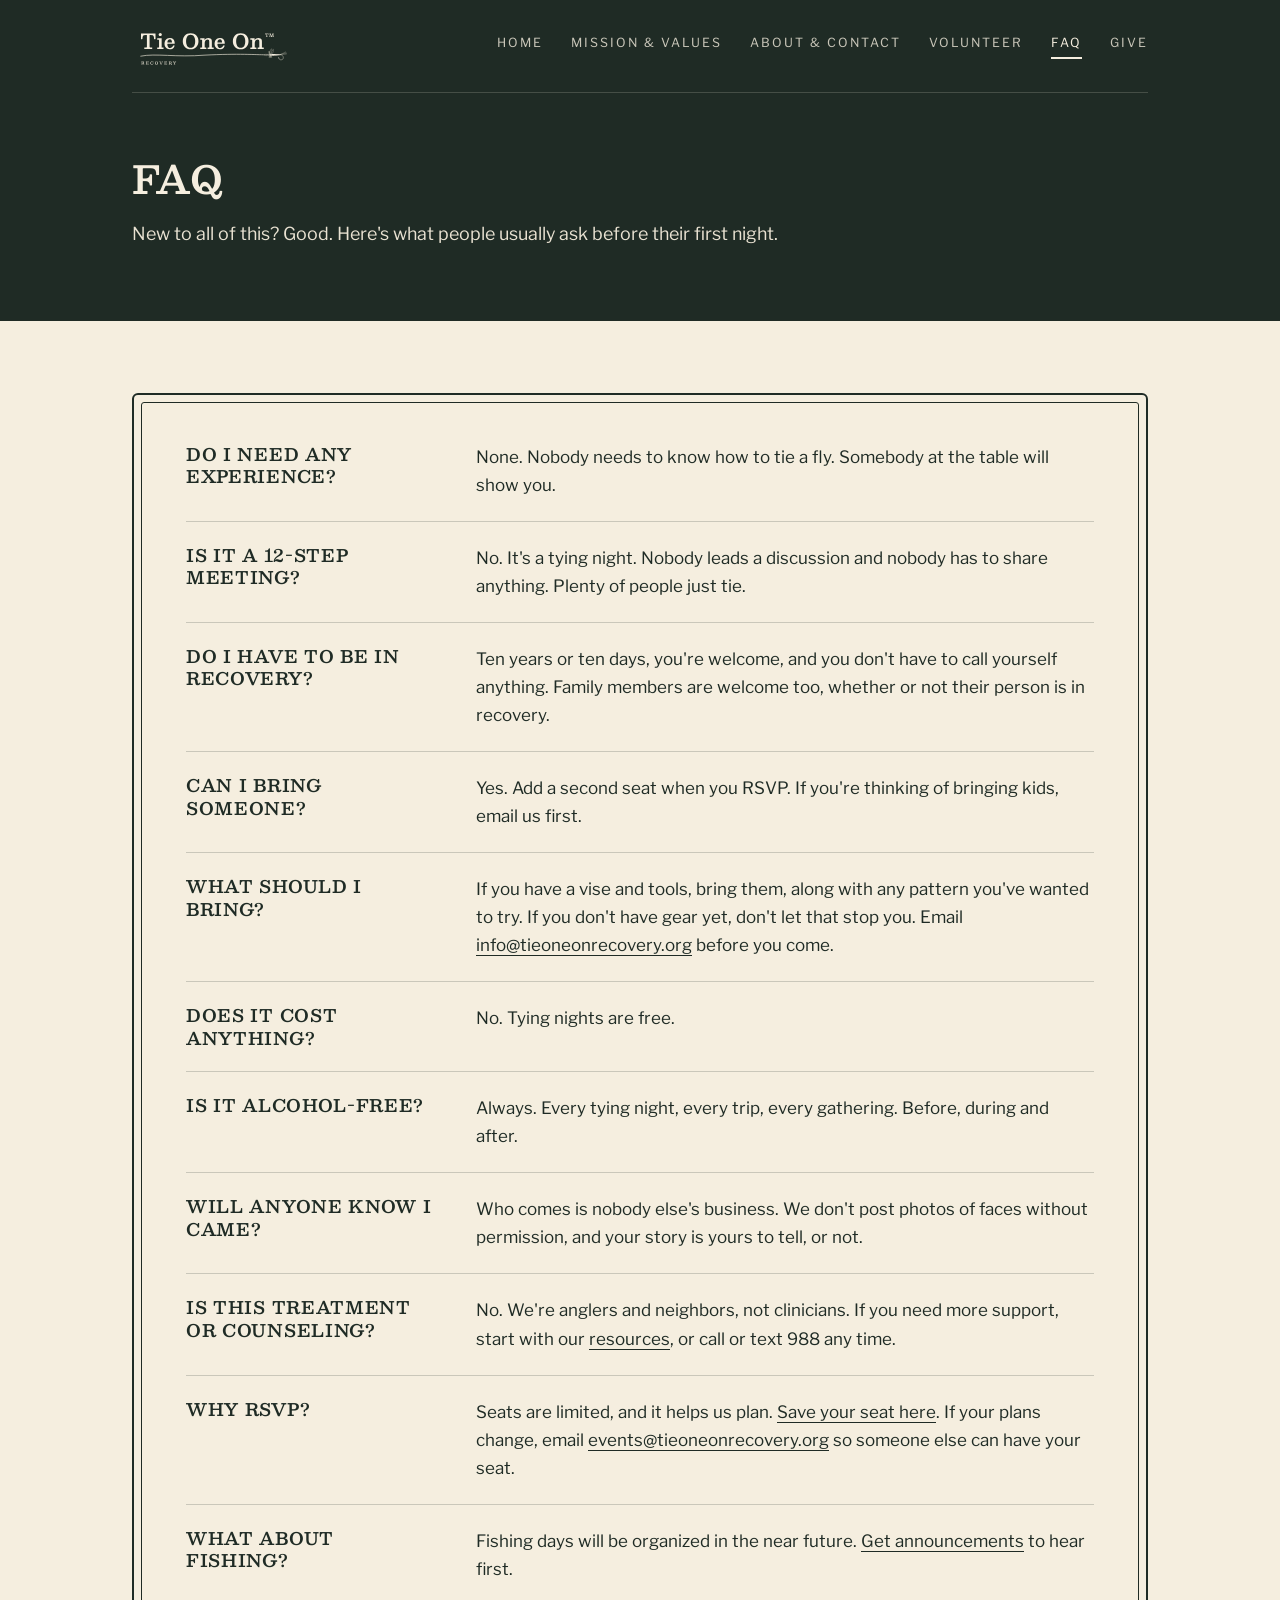
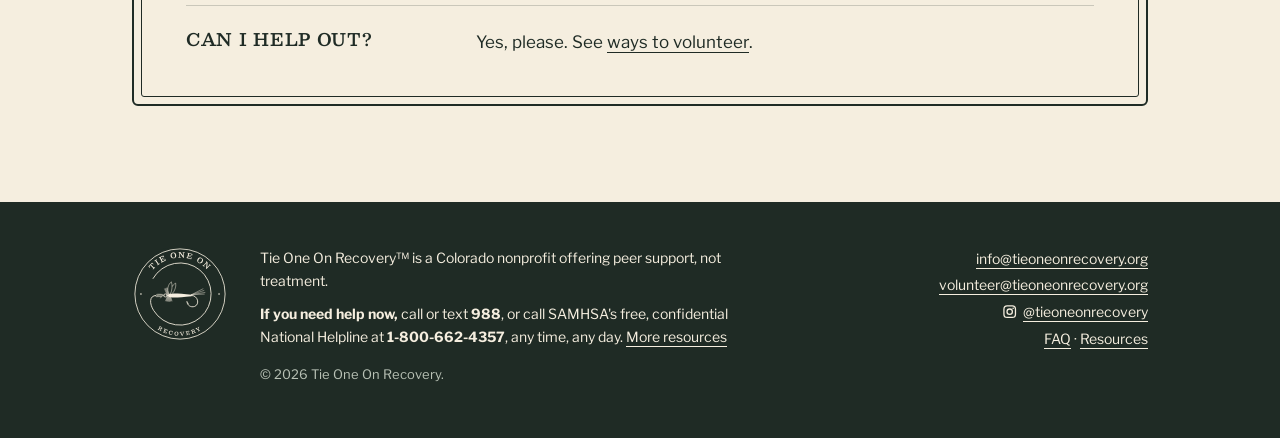
<file: faq.html>
<!DOCTYPE html>
<html lang="en">
<head>
<meta charset="utf-8">
<meta name="viewport" content="width=device-width, initial-scale=1">
<title>FAQ · Tie One On Recovery</title>
<meta name="description" content="Free fly-tying nights for people in recovery and for families affected by addiction. A Colorado nonprofit.">
<meta property="og:title" content="FAQ · Tie One On Recovery">
<meta property="og:description" content="Free fly-tying nights for people in recovery and for families affected by addiction. A Colorado nonprofit.">
<meta property="og:image" content="https://tieoneonrecovery.org/assets/link-preview.png">
<meta property="og:url" content="https://tieoneonrecovery.org/faq">
<meta property="og:type" content="website">
<link rel="icon" href="favicon.svg" type="image/svg+xml">
<link rel="icon" href="favicon.ico" sizes="48x48">
<link rel="apple-touch-icon" href="apple-touch-icon.png">
<link rel="stylesheet" href="styles.css">
</head>
<body>
<a class="skip" href="#main">Skip to content</a>
<div class="band">
  <div class="wrap">
    <header class="top">
      <a href="/" aria-label="Tie One On Recovery, home"><svg class="logo" xmlns="http://www.w3.org/2000/svg" viewBox="0 0 476 142" role="img" aria-label="Tie One On Recovery"><defs><mask id="ko1" maskUnits="userSpaceOnUse" x="-2000" y="-2000" width="6000" height="6000"><rect x="-2000" y="-2000" width="6000" height="6000" fill="#fff"/><g transform="translate(404.93,97) scale(0.44)"><path d="M15,-4 C13,-18 20,-31 31,-37 C33,-26 28,-12 19,-4 Z" fill="#000" stroke="none" stroke-width="1.5" stroke-linejoin="round"/></g></mask><mask id="ko2" maskUnits="userSpaceOnUse" x="-2000" y="-2000" width="6000" height="6000"><rect x="-2000" y="-2000" width="6000" height="6000" fill="#fff"/><g transform="translate(404.93,97) scale(0.44)"><path d="M11,-4 C4,-18 8,-33 18,-41 C22,-30 20,-14 15,-4 Z" fill="#000" stroke="none" stroke-width="1.5" stroke-linejoin="round"/></g></mask><mask id="ko3" maskUnits="userSpaceOnUse" x="-2000" y="-2000" width="6000" height="6000"><rect x="-2000" y="-2000" width="6000" height="6000" fill="#fff"/><g transform="translate(404.93,97) scale(0.44) rotate(24 -11.5 0)"><ellipse cx="-11.5" cy="0" rx="2.15" ry="4.4" fill="#000" stroke="none" stroke-width="1.35"/></g></mask><mask id="ko4" maskUnits="userSpaceOnUse" x="-2000" y="-2000" width="6000" height="6000"><rect x="-2000" y="-2000" width="6000" height="6000" fill="#fff"/><g transform="translate(404.93,97) scale(0.44) rotate(24 -15 0)"><ellipse cx="-15" cy="0" rx="2.15" ry="4.4" fill="#000" stroke="none" stroke-width="1.35"/></g></mask><mask id="ko5" maskUnits="userSpaceOnUse" x="-2000" y="-2000" width="6000" height="6000"><rect x="-2000" y="-2000" width="6000" height="6000" fill="#fff"/><g transform="translate(404.93,97) scale(0.44) rotate(24 -18.5 0)"><ellipse cx="-18.5" cy="0" rx="2.15" ry="4.4" fill="#000" stroke="none" stroke-width="1.35"/></g></mask><mask id="ko6" maskUnits="userSpaceOnUse" x="-2000" y="-2000" width="6000" height="6000"><rect x="-2000" y="-2000" width="6000" height="6000" fill="#fff"/><g transform="translate(404.93,97) scale(0.44) rotate(24 -22 0)"><ellipse cx="-22" cy="0" rx="2.15" ry="4.4" fill="#000" stroke="none" stroke-width="1.35"/></g></mask><mask id="ko7" maskUnits="userSpaceOnUse" x="-2000" y="-2000" width="6000" height="6000"><rect x="-2000" y="-2000" width="6000" height="6000" fill="#fff"/><g transform="translate(404.93,97) scale(0.44) rotate(24 -25.5 0)"><ellipse cx="-25.5" cy="0" rx="2.15" ry="4.4" fill="#000" stroke="none" stroke-width="1.35"/></g></mask></defs><g mask="url(#ko7)"><g mask="url(#ko6)"><g mask="url(#ko5)"><g mask="url(#ko4)"><g mask="url(#ko3)"><g mask="url(#ko2)"><g mask="url(#ko1)"><path d="M36.297333333333334 78.65066666666667Q36.297333333333334 79.57066666666667 36.57333333333334 79.78533333333334Q36.849333333333334 80.0 37.769333333333336 80.0H58.132Q59.02133333333333 80.0 59.45066666666666 79.78533333333334Q59.879999999999995 79.57066666666667 59.879999999999995 78.58933333333333V76.71866666666666Q59.879999999999995 75.768 59.64999999999999 75.46133333333333Q59.419999999999995 75.15466666666667 58.46933333333333 75.15466666666667H53.86933333333333Q52.64266666666666 75.15466666666667 52.36666666666666 74.80199999999999Q52.090666666666664 74.44933333333333 52.090666666666664 73.19200000000001V39.85733333333334Q52.090666666666664 39.06 52.30533333333333 38.79933333333334Q52.519999999999996 38.53866666666667 53.256 38.53866666666667H55.556Q59.266666666666666 38.53866666666667 61.336666666666666 39.489333333333335Q63.406666666666666 40.440000000000005 64.28066666666666 42.77066666666667Q65.15466666666666 45.101333333333336 65.24666666666667 49.24133333333333Q65.27733333333333 50.06933333333333 65.47666666666666 50.406666666666666Q65.67599999999999 50.744 66.62666666666667 50.744H68.22133333333333Q69.08 50.744 69.34066666666666 50.56Q69.60133333333333 50.376000000000005 69.60133333333333 49.548V35.44133333333333Q69.60133333333333 34.552 69.40199999999999 34.275999999999996Q69.20266666666666 34.0 68.344 34.0H27.986666666666665Q26.974666666666668 34.0 26.775333333333336 34.30666666666667Q26.576 34.61333333333334 26.576 35.656000000000006V49.272000000000006Q26.576 50.008 26.775333333333336 50.376000000000005Q26.974666666666668 50.744 27.772 50.744H29.489333333333335Q30.409333333333333 50.744 30.654666666666664 50.452666666666666Q30.9 50.16133333333333 30.930666666666667 49.333333333333336Q31.022666666666666 45.16266666666667 31.881333333333334 42.81666666666666Q32.74 40.470666666666666 34.81 39.504666666666665Q36.879999999999995 38.53866666666667 40.590666666666664 38.53866666666667H42.82933333333333Q43.596000000000004 38.53866666666667 43.84133333333334 38.79933333333334Q44.086666666666666 39.06 44.086666666666666 39.85733333333334V73.376Q44.086666666666666 74.54133333333333 43.78 74.848Q43.47333333333333 75.15466666666667 42.33866666666667 75.15466666666667H37.616Q36.879999999999995 75.15466666666667 36.58866666666667 75.36933333333334Q36.297333333333334 75.584 36.297333333333334 76.38133333333333ZM78.80133333333333 37.25066666666667Q78.80133333333333 39.244 80.212 40.501333333333335Q81.62266666666667 41.75866666666667 83.58533333333334 41.75866666666667Q85.57866666666666 41.75866666666667 86.974 40.501333333333335Q88.36933333333334 39.244 88.36933333333334 37.25066666666667Q88.36933333333334 35.22666666666667 86.974 33.98466666666667Q85.57866666666666 32.74266666666667 83.58533333333334 32.74266666666667Q81.62266666666667 32.74266666666667 80.212 33.98466666666667Q78.80133333333333 35.22666666666667 78.80133333333333 37.25066666666667ZM79.35333333333334 52.400000000000006Q80.028 52.400000000000006 80.028 53.16666666666667V74.90933333333334Q80.028 75.4 79.92066666666668 75.55333333333334Q79.81333333333333 75.70666666666666 79.292 75.70666666666666H75.45866666666667Q74.90666666666667 75.70666666666666 74.70733333333334 75.86Q74.50800000000001 76.01333333333334 74.50800000000001 76.62666666666667V79.264Q74.50800000000001 79.75466666666667 74.70733333333334 79.87733333333333Q74.90666666666667 80.0 75.39733333333334 80.0H92.50933333333333Q93.03066666666666 80.0 93.15333333333334 79.84666666666666Q93.27600000000001 79.69333333333333 93.27600000000001 79.20266666666667V76.35066666666667Q93.27600000000001 75.89066666666666 93.12266666666667 75.79866666666666Q92.96933333333334 75.70666666666666 92.50933333333333 75.70666666666666H88.4Q88.00133333333333 75.70666666666666 87.87866666666667 75.538Q87.756 75.36933333333333 87.756 74.97066666666667V48.75066666666667Q87.756 48.321333333333335 87.63333333333333 48.214Q87.51066666666667 48.10666666666667 87.112 48.10666666666667H75.30533333333334Q74.50800000000001 48.10666666666667 74.50800000000001 48.93466666666667V51.69466666666666Q74.50800000000001 52.15466666666667 74.63066666666667 52.27733333333334Q74.75333333333333 52.400000000000006 75.21333333333334 52.400000000000006ZM96.18933333333332 64.66666666666667Q96.18933333333332 68.96000000000001 97.93733333333333 72.64Q99.68533333333333 76.32 103.13533333333334 78.55866666666665Q106.58533333333332 80.79733333333333 111.67599999999999 80.79733333333333Q115.57066666666665 80.79733333333333 118.46866666666665 79.50933333333333Q121.36666666666666 78.22133333333333 123.268 75.82933333333332Q125.16933333333333 73.43733333333333 126.05866666666665 70.064Q126.15066666666667 69.696 126.01266666666666 69.54266666666666Q125.87466666666666 69.38933333333333 125.35333333333332 69.38933333333333H122.16399999999999Q121.67333333333332 69.38933333333333 121.53533333333331 69.58866666666665Q121.39733333333332 69.788 121.244 70.12533333333333Q120.07866666666666 73.19200000000001 117.94733333333332 75.00133333333333Q115.81599999999999 76.81066666666666 112.59599999999999 76.81066666666666Q109.744 76.81066666666666 107.996 75.24666666666667Q106.24799999999999 73.68266666666666 105.466 71.122Q104.684 68.56133333333334 104.62266666666666 65.52533333333334Q104.62266666666666 65.004 104.80666666666666 64.82Q104.99066666666666 64.636 105.54266666666666 64.636H125.29199999999999Q125.93599999999999 64.636 126.15066666666667 64.46733333333333Q126.36533333333333 64.29866666666666 126.36533333333333 63.65466666666667Q126.36533333333333 61.53866666666667 125.96666666666665 59.254000000000005Q125.56799999999998 56.96933333333334 124.63266666666665 54.85333333333334Q123.69733333333332 52.73733333333334 122.05666666666666 51.02Q120.416 49.30266666666667 117.978 48.306Q115.53999999999999 47.309333333333335 112.10533333333333 47.309333333333335Q106.8 47.309333333333335 103.258 49.60933333333334Q99.716 51.909333333333336 97.95266666666666 55.83466666666667Q96.18933333333332 59.760000000000005 96.18933333333332 64.66666666666667ZM105.604 60.894666666666666Q104.96 60.894666666666666 104.83733333333333 60.726Q104.71466666666666 60.55733333333333 104.74533333333332 60.00533333333333Q104.80666666666666 57.797333333333334 105.60399999999998 55.742666666666665Q106.40133333333333 53.688 107.996 52.354Q109.59066666666666 51.02 111.98266666666666 51.02Q113.60799999999999 51.02 114.77333333333333 51.909333333333336Q115.93866666666666 52.79866666666667 116.70533333333333 54.224666666666664Q117.472 55.650666666666666 117.84 57.245333333333335Q118.208 58.84 118.23866666666666 60.312Q118.26933333333332 60.71066666666667 118.13133333333332 60.80266666666667Q117.99333333333333 60.894666666666666 117.38 60.894666666666666ZM150.25466666666665 57.0Q150.25466666666665 62.029333333333334 151.84933333333333 66.35333333333334Q153.444 70.67733333333334 156.43399999999997 73.928Q159.42399999999998 77.17866666666667 163.73266666666666 78.988Q168.0413333333333 80.79733333333333 173.43866666666665 80.79733333333333Q178.62133333333333 80.79733333333333 182.86866666666666 78.988Q187.11599999999999 77.17866666666667 190.19799999999998 73.928Q193.27999999999997 70.67733333333334 194.9513333333333 66.35333333333334Q196.62266666666665 62.029333333333334 196.62266666666665 57.0Q196.62266666666665 51.97066666666667 195.02799999999996 47.646666666666675Q193.4333333333333 43.32266666666667 190.428 40.072Q187.42266666666666 36.821333333333335 183.1293333333333 35.012Q178.83599999999998 33.20266666666667 173.43866666666665 33.20266666666667Q168.0413333333333 33.20266666666667 163.73266666666666 35.012Q159.42399999999998 36.821333333333335 156.43399999999997 40.072Q153.444 43.32266666666667 151.84933333333333 47.646666666666675Q150.25466666666665 51.97066666666667 150.25466666666665 57.0ZM159.97599999999997 57.0Q159.97599999999997 52.92133333333334 160.74266666666665 49.44066666666667Q161.5093333333333 45.96 163.11933333333332 43.32266666666666Q164.7293333333333 40.68533333333333 167.28999999999996 39.21333333333334Q169.85066666666665 37.74133333333334 173.43866666666665 37.74133333333334Q177.02666666666664 37.74133333333334 179.5873333333333 39.21333333333334Q182.14799999999997 40.68533333333333 183.75799999999998 43.32266666666666Q185.36799999999997 45.96 186.13466666666665 49.44066666666667Q186.9013333333333 52.92133333333334 186.9013333333333 57.0Q186.9013333333333 61.048 186.22666666666663 64.54400000000001Q185.55199999999996 68.04 183.98799999999997 70.67733333333334Q182.42399999999998 73.31466666666667 179.83266666666663 74.78666666666666Q177.2413333333333 76.25866666666667 173.43866666666665 76.25866666666667Q169.85066666666665 76.25866666666667 167.28999999999996 74.78666666666666Q164.7293333333333 73.31466666666667 163.11933333333332 70.67733333333334Q161.5093333333333 68.04 160.74266666666665 64.54400000000001Q159.97599999999997 61.048 159.97599999999997 57.0ZM206.43599999999998 52.400000000000006Q206.9573333333333 52.400000000000006 207.17199999999997 52.538000000000004Q207.38666666666666 52.676 207.38666666666666 53.19733333333333V74.72533333333334Q207.38666666666666 75.4 207.1413333333333 75.55333333333334Q206.896 75.70666666666666 206.19066666666666 75.70666666666666H203.00133333333332Q202.35733333333332 75.70666666666666 202.11199999999997 75.89066666666668Q201.86666666666665 76.07466666666667 201.86666666666665 76.78V78.92666666666666Q201.86666666666665 79.57066666666667 202.00466666666665 79.78533333333334Q202.14266666666666 80.0 202.75599999999997 80.0H218.82533333333333Q219.408 80.0 219.63799999999998 79.816Q219.868 79.632 219.868 79.01866666666666V76.78Q219.868 76.07466666666667 219.63799999999998 75.89066666666668Q219.408 75.70666666666666 218.76399999999998 75.70666666666666H216.34133333333332Q215.6053333333333 75.70666666666666 215.34466666666663 75.43066666666667Q215.08399999999997 75.15466666666667 215.08399999999997 74.48V62.64266666666667Q215.08399999999997 59.484 216.188 57.06133333333334Q217.29199999999997 54.638666666666666 219.224 53.274Q221.15599999999998 51.909333333333336 223.60933333333332 51.909333333333336Q226.18533333333332 51.909333333333336 227.36599999999999 53.458Q228.54666666666665 55.00666666666667 228.54666666666665 58.13466666666667V74.51066666666667Q228.54666666666665 75.30799999999999 228.30133333333333 75.50733333333332Q228.05599999999998 75.70666666666666 227.28933333333333 75.70666666666666H224.59066666666666Q224.00799999999998 75.70666666666666 223.86999999999998 75.952Q223.73199999999997 76.19733333333333 223.73199999999997 76.74933333333334V78.92666666666666Q223.73199999999997 79.50933333333333 223.85466666666665 79.75466666666667Q223.97733333333332 80.0 224.59066666666666 80.0H240.56799999999998Q241.2733333333333 80.0 241.51866666666666 79.862Q241.76399999999998 79.724 241.76399999999998 79.04933333333334V76.688Q241.76399999999998 76.136 241.59533333333331 75.92133333333334Q241.42666666666665 75.70666666666666 240.87466666666666 75.70666666666666H237.47066666666666Q236.64266666666666 75.70666666666666 236.44333333333333 75.446Q236.24399999999997 75.18533333333333 236.24399999999997 74.35733333333333V57.368Q236.24399999999997 54.08666666666667 235.26266666666663 51.848000000000006Q234.28133333333332 49.60933333333334 232.012 48.45933333333333Q229.74266666666665 47.309333333333335 225.94 47.309333333333335Q221.98399999999998 47.309333333333335 219.53066666666666 48.919333333333334Q217.0773333333333 50.529333333333334 215.54399999999998 52.82933333333334Q215.11466666666666 53.38133333333333 214.9153333333333 53.366Q214.71599999999998 53.35066666666667 214.71599999999998 52.15466666666667V49.30266666666667Q214.71599999999998 48.72 214.42466666666667 48.413333333333334Q214.13333333333333 48.10666666666667 213.55066666666664 48.10666666666667H202.87866666666665Q202.35733333333332 48.10666666666667 202.11199999999997 48.306000000000004Q201.86666666666665 48.50533333333334 201.86666666666665 49.088V51.388000000000005Q201.86666666666665 51.97066666666667 202.01999999999998 52.18533333333334Q202.17333333333332 52.400000000000006 202.75599999999997 52.400000000000006ZM244.3093333333333 64.66666666666667Q244.3093333333333 68.96000000000001 246.0573333333333 72.64Q247.80533333333332 76.32 251.25533333333334 78.55866666666665Q254.70533333333333 80.79733333333333 259.796 80.79733333333333Q263.69066666666663 80.79733333333333 266.58866666666665 79.50933333333333Q269.4866666666667 78.22133333333333 271.38800000000003 75.82933333333332Q273.28933333333333 73.43733333333333 274.17866666666663 70.064Q274.27066666666667 69.696 274.13266666666664 69.54266666666666Q273.99466666666666 69.38933333333333 273.4733333333333 69.38933333333333H270.284Q269.7933333333333 69.38933333333333 269.6553333333333 69.58866666666665Q269.51733333333334 69.788 269.364 70.12533333333333Q268.19866666666667 73.19200000000001 266.0673333333333 75.00133333333333Q263.936 76.81066666666666 260.716 76.81066666666666Q257.864 76.81066666666666 256.116 75.24666666666667Q254.368 73.68266666666666 253.58599999999998 71.122Q252.80399999999997 68.56133333333334 252.74266666666665 65.52533333333334Q252.74266666666665 65.004 252.92666666666665 64.82Q253.11066666666665 64.636 253.66266666666664 64.636H273.412Q274.056 64.636 274.27066666666667 64.46733333333333Q274.4853333333333 64.29866666666666 274.4853333333333 63.65466666666667Q274.4853333333333 61.53866666666667 274.08666666666664 59.254000000000005Q273.688 56.96933333333334 272.75266666666664 54.85333333333334Q271.8173333333333 52.73733333333334 270.1766666666666 51.02Q268.536 49.30266666666667 266.09799999999996 48.306Q263.65999999999997 47.309333333333335 260.2253333333333 47.309333333333335Q254.92 47.309333333333335 251.378 49.60933333333334Q247.83599999999998 51.909333333333336 246.07266666666663 55.83466666666667Q244.3093333333333 59.760000000000005 244.3093333333333 64.66666666666667ZM253.724 60.894666666666666Q253.07999999999998 60.894666666666666 252.95733333333334 60.726Q252.83466666666666 60.55733333333333 252.86533333333333 60.00533333333333Q252.92666666666665 57.797333333333334 253.724 55.742666666666665Q254.5213333333333 53.688 256.116 52.354Q257.71066666666667 51.02 260.10266666666666 51.02Q261.728 51.02 262.8933333333333 51.909333333333336Q264.0586666666666 52.79866666666667 264.82533333333333 54.224666666666664Q265.592 55.650666666666666 265.96 57.245333333333335Q266.328 58.84 266.35866666666664 60.312Q266.3893333333333 60.71066666666667 266.2513333333333 60.80266666666667Q266.11333333333334 60.894666666666666 265.5 60.894666666666666ZM298.37466666666666 57.0Q298.37466666666666 62.029333333333334 299.96933333333334 66.35333333333334Q301.56399999999996 70.67733333333334 304.554 73.928Q307.544 77.17866666666667 311.85266666666666 78.988Q316.1613333333333 80.79733333333333 321.5586666666666 80.79733333333333Q326.74133333333333 80.79733333333333 330.98866666666663 78.988Q335.236 77.17866666666667 338.318 73.928Q341.4 70.67733333333334 343.0713333333333 66.35333333333334Q344.74266666666665 62.029333333333334 344.74266666666665 57.0Q344.74266666666665 51.97066666666667 343.14799999999997 47.646666666666675Q341.5533333333333 43.32266666666667 338.548 40.072Q335.54266666666666 36.821333333333335 331.2493333333333 35.012Q326.95599999999996 33.20266666666667 321.5586666666666 33.20266666666667Q316.1613333333333 33.20266666666667 311.85266666666666 35.012Q307.544 36.821333333333335 304.554 40.072Q301.56399999999996 43.32266666666667 299.96933333333334 47.646666666666675Q298.37466666666666 51.97066666666667 298.37466666666666 57.0ZM308.096 57.0Q308.096 52.92133333333334 308.86266666666666 49.44066666666667Q309.6293333333333 45.96 311.2393333333333 43.32266666666666Q312.84933333333333 40.68533333333333 315.40999999999997 39.21333333333334Q317.97066666666666 37.74133333333334 321.5586666666666 37.74133333333334Q325.14666666666665 37.74133333333334 327.7073333333333 39.21333333333334Q330.268 40.68533333333333 331.878 43.32266666666666Q333.488 45.96 334.25466666666665 49.44066666666667Q335.0213333333333 52.92133333333334 335.0213333333333 57.0Q335.0213333333333 61.048 334.34666666666664 64.54400000000001Q333.67199999999997 68.04 332.10799999999995 70.67733333333334Q330.544 73.31466666666667 327.9526666666667 74.78666666666666Q325.36133333333333 76.25866666666667 321.5586666666666 76.25866666666667Q317.97066666666666 76.25866666666667 315.40999999999997 74.78666666666666Q312.84933333333333 73.31466666666667 311.2393333333333 70.67733333333334Q309.6293333333333 68.04 308.86266666666666 64.54400000000001Q308.096 61.048 308.096 57.0ZM354.556 52.400000000000006Q355.07733333333334 52.400000000000006 355.29200000000003 52.538000000000004Q355.50666666666666 52.676 355.50666666666666 53.19733333333333V74.72533333333334Q355.50666666666666 75.4 355.2613333333333 75.55333333333334Q355.01599999999996 75.70666666666666 354.31066666666663 75.70666666666666H351.1213333333333Q350.4773333333333 75.70666666666666 350.23199999999997 75.89066666666668Q349.9866666666667 76.07466666666667 349.9866666666667 76.78V78.92666666666666Q349.9866666666667 79.57066666666667 350.12466666666666 79.78533333333334Q350.26266666666663 80.0 350.876 80.0H366.94533333333334Q367.52799999999996 80.0 367.758 79.816Q367.988 79.632 367.988 79.01866666666666V76.78Q367.988 76.07466666666667 367.758 75.89066666666668Q367.52799999999996 75.70666666666666 366.884 75.70666666666666H364.4613333333333Q363.7253333333333 75.70666666666666 363.46466666666663 75.43066666666667Q363.204 75.15466666666667 363.204 74.48V62.64266666666667Q363.204 59.484 364.308 57.06133333333334Q365.412 54.638666666666666 367.344 53.274Q369.276 51.909333333333336 371.72933333333333 51.909333333333336Q374.30533333333335 51.909333333333336 375.486 53.458Q376.66666666666663 55.00666666666667 376.66666666666663 58.13466666666667V74.51066666666667Q376.66666666666663 75.30799999999999 376.42133333333334 75.50733333333332Q376.176 75.70666666666666 375.40933333333334 75.70666666666666H372.71066666666667Q372.128 75.70666666666666 371.99 75.952Q371.852 76.19733333333333 371.852 76.74933333333334V78.92666666666666Q371.852 79.50933333333333 371.9746666666666 79.75466666666667Q372.0973333333333 80.0 372.71066666666667 80.0H388.688Q389.3933333333333 80.0 389.63866666666667 79.862Q389.884 79.724 389.884 79.04933333333334V76.688Q389.884 76.136 389.7153333333333 75.92133333333334Q389.5466666666666 75.70666666666666 388.99466666666666 75.70666666666666H385.59066666666666Q384.76266666666663 75.70666666666666 384.5633333333333 75.446Q384.364 75.18533333333333 384.364 74.35733333333333V57.368Q384.364 54.08666666666667 383.38266666666664 51.848000000000006Q382.4013333333333 49.60933333333334 380.13199999999995 48.45933333333333Q377.86266666666666 47.309333333333335 374.06 47.309333333333335Q370.104 47.309333333333335 367.65066666666667 48.919333333333334Q365.19733333333335 50.529333333333334 363.664 52.82933333333334Q363.23466666666667 53.38133333333333 363.03533333333337 53.366Q362.836 53.35066666666667 362.836 52.15466666666667V49.30266666666667Q362.836 48.72 362.54466666666667 48.413333333333334Q362.25333333333333 48.10666666666667 361.67066666666665 48.10666666666667H350.9986666666667Q350.4773333333333 48.10666666666667 350.23199999999997 48.306000000000004Q349.9866666666667 48.50533333333334 349.9866666666667 49.088V51.388000000000005Q349.9866666666667 51.97066666666667 350.14 52.18533333333334Q350.29333333333335 52.400000000000006 350.876 52.400000000000006Z" fill="#f5eedf"/><path d="M30.68 120.92773333333334Q30.483733333333333 120.92773333333334 30.4132 120.88786666666667Q30.342666666666666 120.848 30.342666666666666 120.63946666666666V117.98373333333333Q30.342666666666666 117.7936 30.397866666666665 117.75066666666666Q30.453066666666665 117.70773333333334 30.63093333333333 117.70773333333334H32.440266666666666Q32.88186666666667 117.70773333333334 33.25906666666667 117.88866666666667Q33.636266666666664 118.06960000000001 33.8724 118.43146666666667Q34.108533333333334 118.79333333333334 34.108533333333334 119.32693333333333Q34.108533333333334 119.86053333333334 33.8724 120.21626666666667Q33.636266666666664 120.572 33.25906666666667 120.74986666666666Q32.88186666666667 120.92773333333334 32.440266666666666 120.92773333333334ZM36.31653333333333 126.0Q36.4576 126.0 36.50666666666667 125.96013333333333Q36.555733333333336 125.92026666666666 36.555733333333336 125.76693333333333V125.30693333333333Q36.555733333333336 125.1536 36.50053333333334 125.12293333333332Q36.44533333333333 125.09226666666666 36.30426666666666 125.09226666666666H35.924Q35.641866666666665 125.09226666666666 35.5284 124.89906666666667Q35.41493333333333 124.70586666666667 35.38733333333333 124.38693333333333Q35.35973333333333 124.068 35.34133333333333 123.6816Q35.32293333333333 123.2952 35.23093333333333 122.90266666666666Q35.138933333333334 122.51013333333333 34.89666666666666 122.16973333333334Q34.654399999999995 121.82933333333334 34.176 121.60853333333333Q34.016533333333335 121.54106666666667 34.034933333333335 121.45519999999999Q34.053333333333335 121.36933333333333 34.21893333333333 121.32026666666667Q35.04693333333333 121.06266666666667 35.39346666666666 120.5352Q35.739999999999995 120.00773333333333 35.739999999999995 119.2656Q35.739999999999995 118.548 35.40266666666666 117.98986666666667Q35.065333333333335 117.43173333333334 34.33853333333333 117.11586666666668Q33.61173333333333 116.8 32.440266666666666 116.8H27.644Q27.509066666666666 116.8 27.46613333333333 116.846Q27.4232 116.892 27.4232 117.0392V117.49306666666666Q27.4232 117.6096 27.4784 117.65866666666668Q27.5336 117.70773333333334 27.650133333333333 117.70773333333334H28.557866666666666Q28.705066666666667 117.70773333333334 28.738799999999998 117.766Q28.77253333333333 117.82426666666667 28.77253333333333 117.96533333333333V124.804Q28.77253333333333 124.988 28.717333333333332 125.04013333333333Q28.662133333333333 125.09226666666666 28.465866666666667 125.09226666666666H27.7176Q27.527466666666665 125.09226666666666 27.47533333333333 125.13826666666667Q27.4232 125.18426666666667 27.4232 125.38053333333333V125.73013333333333Q27.4232 125.90186666666666 27.46613333333333 125.95093333333332Q27.509066666666666 126.0 27.668533333333333 126.0H31.366933333333332Q31.5448 126.0 31.6184 125.95400000000001Q31.692 125.908 31.692 125.71786666666667V125.3376Q31.692 125.18426666666667 31.6552 125.13826666666667Q31.6184 125.09226666666666 31.4712 125.09226666666666H30.600266666666666Q30.434666666666665 125.09226666666666 30.388666666666666 125.03399999999999Q30.342666666666666 124.97573333333334 30.342666666666666 124.8224V122.14213333333333Q30.342666666666666 121.93973333333334 30.404 121.906Q30.465333333333334 121.87226666666666 30.6616 121.87226666666666H32.1336Q32.73466666666667 121.87226666666666 33.0536 122.09613333333333Q33.37253333333333 122.32 33.516666666666666 122.68799999999999Q33.6608 123.056 33.70986666666667 123.49453333333332Q33.75893333333333 123.93306666666666 33.81106666666666 124.37466666666666Q33.8632 124.81626666666666 34.010400000000004 125.18426666666667Q34.1576 125.55226666666667 34.4888 125.77613333333333Q34.82 126.0 35.43333333333333 126.0ZM42.051199999999994 117.70773333333334Q42.23519999999999 117.70773333333334 42.29039999999999 117.74146666666667Q42.3456 117.7752 42.3456 117.9592V124.77333333333334Q42.3456 124.988 42.29653333333333 125.04013333333333Q42.24746666666666 125.09226666666666 42.026666666666664 125.09226666666666H41.21706666666666Q41.08826666666666 125.09226666666666 41.04226666666666 125.1168Q40.99626666666666 125.14133333333334 40.99626666666666 125.27013333333333V125.7792Q40.99626666666666 125.93866666666666 41.054533333333325 125.96933333333334Q41.11279999999999 126.0 41.25386666666666 126.0H49.16586666666666Q49.306933333333326 126.0 49.34373333333333 125.9632Q49.38053333333333 125.9264 49.38053333333333 125.78533333333333V122.88426666666666Q49.38053333333333 122.7432 49.331466666666664 122.7064Q49.282399999999996 122.6696 49.14133333333333 122.6696H48.71813333333333Q48.60159999999999 122.6696 48.56786666666666 122.71253333333334Q48.53413333333333 122.75546666666666 48.53413333333333 122.90266666666666Q48.52186666666666 123.74293333333334 48.340933333333325 124.22133333333333Q48.16 124.69973333333333 47.72146666666666 124.89599999999999Q47.282933333333325 125.09226666666666 46.47946666666666 125.09226666666666H44.20399999999999Q44.01386666666666 125.09226666666666 43.9648 125.0524Q43.91573333333333 125.01253333333334 43.91573333333333 124.82853333333334V121.90293333333334Q43.91573333333333 121.7312 43.96173333333333 121.66986666666666Q44.00773333333333 121.60853333333333 44.16106666666666 121.60853333333333H44.78666666666666Q45.22213333333333 121.60853333333333 45.5104 121.77413333333334Q45.79866666666666 121.93973333333334 45.95813333333333 122.2188Q46.117599999999996 122.49786666666667 46.154399999999995 122.84133333333334Q46.172799999999995 122.9824 46.21573333333333 123.0284Q46.25866666666666 123.0744 46.34453333333333 123.0744H46.65733333333333Q46.798399999999994 123.0744 46.83213333333333 123.02533333333332Q46.86586666666666 122.97626666666666 46.86586666666666 122.82293333333334V119.73786666666666Q46.86586666666666 119.60906666666666 46.822933333333324 119.5692Q46.779999999999994 119.52933333333334 46.651199999999996 119.52933333333334H46.33839999999999Q46.234133333333325 119.52933333333334 46.20346666666666 119.57533333333333Q46.172799999999995 119.62133333333334 46.160533333333326 119.744Q46.11146666666666 120.2592 45.78026666666666 120.59653333333333Q45.44906666666666 120.93386666666666 44.77439999999999 120.93386666666666H44.130399999999995Q43.9832 120.93386666666666 43.949466666666666 120.8664Q43.91573333333333 120.79893333333334 43.91573333333333 120.63946666666666V117.9776Q43.91573333333333 117.79973333333334 43.97706666666666 117.75373333333334Q44.038399999999996 117.70773333333334 44.20399999999999 117.70773333333334H46.60213333333333Q47.282933333333325 117.70773333333334 47.66933333333333 117.88560000000001Q48.05573333333333 118.06346666666667 48.224399999999996 118.4836Q48.39306666666666 118.90373333333334 48.41146666666666 119.62133333333334Q48.41759999999999 119.73786666666666 48.44519999999999 119.79613333333333Q48.47279999999999 119.8544 48.60773333333333 119.8544H49.06773333333333Q49.23333333333333 119.8544 49.245599999999996 119.81146666666666Q49.25786666666666 119.76853333333334 49.25786666666666 119.6152V117.09440000000001Q49.25786666666666 116.892 49.20266666666666 116.846Q49.14746666666666 116.8 48.94506666666666 116.8H41.23546666666666Q41.08826666666666 116.8 41.04226666666666 116.84293333333333Q40.99626666666666 116.88586666666667 40.99626666666666 117.04533333333333V117.43786666666666Q40.99626666666666 117.5912 41.03306666666666 117.64946666666667Q41.06986666666666 117.70773333333334 41.22933333333333 117.70773333333334ZM54.28106666666666 121.4Q54.28106666666666 122.4488 54.618399999999994 123.31973333333335Q54.95573333333333 124.19066666666667 55.578266666666664 124.82546666666667Q56.200799999999994 125.46026666666667 57.05333333333333 125.80680000000001Q57.90586666666666 126.15333333333334 58.93013333333332 126.15333333333334Q60.19359999999999 126.15333333333334 61.09519999999999 125.678Q61.99679999999999 125.20266666666667 62.51199999999999 124.3808Q63.02719999999999 123.55893333333333 63.113066666666654 122.51626666666667Q63.12533333333332 122.4304 63.088533333333324 122.40586666666667Q63.051733333333324 122.38133333333333 62.941333333333326 122.38133333333333H62.32799999999999Q62.22986666666666 122.38133333333333 62.19306666666666 122.41813333333333Q62.15626666666666 122.45493333333333 62.13786666666666 122.55306666666667Q62.045866666666655 123.24613333333333 61.65946666666666 123.85333333333332Q61.27306666666666 124.46053333333333 60.62293333333332 124.83466666666666Q59.97279999999999 125.2088 59.08346666666666 125.2088Q58.10213333333333 125.2088 57.43973333333332 124.71813333333333Q56.777333333333324 124.22746666666667 56.44306666666666 123.36573333333334Q56.108799999999995 122.504 56.108799999999995 121.4Q56.108799999999995 120.296 56.46453333333333 119.42813333333334Q56.82026666666666 118.56026666666666 57.50106666666666 118.0604Q58.18186666666666 117.56053333333334 59.14479999999999 117.56053333333334Q59.942133333333324 117.56053333333334 60.53399999999999 117.87946666666667Q61.12586666666666 118.1984 61.49386666666666 118.71360000000001Q61.86186666666666 119.2288 61.972266666666656 119.81146666666666Q61.99679999999999 119.928 62.01826666666666 119.97093333333333Q62.039733333333324 120.01386666666667 62.18079999999999 120.01386666666667H62.77573333333333Q62.898399999999995 120.01386666666667 62.935199999999995 119.98013333333333Q62.971999999999994 119.9464 62.971999999999994 119.82986666666667V116.9104Q62.971999999999994 116.8 62.94746666666666 116.76933333333332Q62.922933333333326 116.73866666666666 62.80639999999999 116.73866666666666H62.35253333333333Q62.24826666666666 116.73866666666666 62.22373333333333 116.76013333333333Q62.19919999999999 116.7816 62.16853333333333 116.8552L61.923199999999994 117.5912Q61.849599999999995 117.76906666666667 61.794399999999996 117.78133333333334Q61.73919999999999 117.7936 61.62266666666666 117.6832Q61.17493333333333 117.23546666666667 60.53093333333332 116.94106666666667Q59.886933333333324 116.64666666666668 59.05279999999999 116.64666666666668Q58.07759999999999 116.64666666666668 57.215866666666656 117.00240000000001Q56.35413333333332 117.35813333333334 55.691733333333325 117.99906666666666Q55.02933333333333 118.64 54.655199999999994 119.50786666666667Q54.28106666666666 120.37573333333333 54.28106666666666 121.4ZM67.89093333333334 121.4Q67.89093333333334 122.40586666666667 68.20373333333333 123.2676Q68.51653333333334 124.12933333333334 69.11146666666667 124.77946666666666Q69.7064 125.4296 70.55893333333333 125.79146666666666Q71.41146666666667 126.15333333333334 72.47866666666667 126.15333333333334Q73.50293333333333 126.15333333333334 74.34626666666666 125.79146666666666Q75.1896 125.4296 75.79986666666667 124.77946666666666Q76.41013333333333 124.12933333333334 76.73826666666668 123.2676Q77.0664 122.40586666666667 77.0664 121.4Q77.0664 120.39413333333333 76.7536 119.5324Q76.4408 118.67066666666666 75.84586666666667 118.02053333333333Q75.25093333333334 117.3704 74.39840000000001 117.00853333333333Q73.54586666666667 116.64666666666668 72.47866666666667 116.64666666666668Q71.41146666666667 116.64666666666668 70.55893333333333 117.00853333333333Q69.7064 117.3704 69.11146666666667 118.02053333333333Q68.51653333333334 118.67066666666666 68.20373333333333 119.5324Q67.89093333333334 120.39413333333333 67.89093333333334 121.4ZM69.71866666666666 121.4Q69.71866666666666 120.58426666666666 69.87506666666667 119.87586666666667Q70.03146666666667 119.16746666666667 70.36266666666667 118.6308Q70.69386666666666 118.09413333333333 71.21826666666666 117.7936Q71.74266666666666 117.49306666666666 72.47866666666667 117.49306666666666Q73.21466666666667 117.49306666666666 73.73906666666667 117.7936Q74.26346666666667 118.09413333333333 74.5916 118.6308Q74.91973333333334 119.16746666666667 75.07920000000001 119.87586666666667Q75.23866666666667 120.58426666666666 75.23866666666667 121.4Q75.23866666666667 122.2096 75.0976 122.92106666666666Q74.95653333333334 123.63253333333333 74.6376 124.16919999999999Q74.31866666666667 124.70586666666667 73.78813333333333 125.0064Q73.2576 125.30693333333333 72.47866666666667 125.30693333333333Q71.74266666666666 125.30693333333333 71.21826666666666 125.0064Q70.69386666666666 124.70586666666667 70.36266666666667 124.16919999999999Q70.03146666666667 123.63253333333333 69.87506666666667 122.92106666666666Q69.71866666666666 122.2096 69.71866666666666 121.4ZM86.6344 123.7184Q86.52399999999999 123.98213333333334 86.44733333333332 124.08333333333334Q86.37066666666666 124.18453333333333 86.3032 124.14466666666667Q86.23573333333333 124.1048 86.15599999999999 123.93613333333333Q86.07626666666665 123.76746666666666 85.95973333333333 123.48533333333333L83.764 118.00826666666667Q83.70266666666666 117.84266666666667 83.73946666666666 117.77520000000001Q83.77626666666666 117.70773333333334 84.02159999999999 117.70773333333334H84.70853333333332Q84.89866666666666 117.70773333333334 84.94773333333333 117.65559999999999Q84.9968 117.60346666666666 84.9968 117.4072V117.09440000000001Q84.9968 116.91653333333333 84.96 116.85826666666667Q84.9232 116.8 84.7576 116.8H80.7464Q80.5808 116.8 80.53479999999999 116.84293333333333Q80.4888 116.88586666666667 80.4888 117.05146666666667V117.43786666666666Q80.4888 117.5912 80.52253333333333 117.64946666666667Q80.55626666666666 117.70773333333334 80.7096 117.70773333333334H81.61733333333332Q81.81973333333333 117.70773333333334 81.86573333333334 117.74146666666667Q81.91173333333333 117.7752 81.96693333333333 117.91626666666667L85.33413333333333 125.9264Q85.39546666666666 126.0736 85.47213333333332 126.1288Q85.54879999999999 126.184 85.7696 126.184H86.27253333333333Q86.41359999999999 126.184 86.48106666666666 126.15026666666667Q86.54853333333332 126.11653333333334 86.58533333333332 126.05213333333333Q86.62213333333332 125.98773333333334 86.65279999999998 125.89573333333334L89.9648 117.98373333333333Q90.02613333333332 117.83653333333334 90.09359999999998 117.77213333333333Q90.16106666666666 117.70773333333334 90.37573333333333 117.70773333333334H91.13013333333332Q91.25893333333332 117.70773333333334 91.29266666666666 117.65559999999999Q91.32639999999999 117.60346666666666 91.32639999999999 117.4808V117.05146666666667Q91.32639999999999 116.89813333333333 91.28346666666667 116.84906666666666Q91.24053333333333 116.8 91.09333333333332 116.8H87.9592Q87.81813333333332 116.8 87.78133333333332 116.846Q87.74453333333332 116.892 87.74453333333332 117.0392V117.4992Q87.74453333333332 117.63413333333334 87.79053333333331 117.67093333333334Q87.83653333333332 117.70773333333334 87.98373333333332 117.70773333333334H88.72586666666666Q88.98346666666666 117.70773333333334 89.03559999999999 117.7568Q89.08773333333332 117.80586666666667 89.01413333333332 117.9776ZM96.46613333333333 117.70773333333334Q96.65013333333333 117.70773333333334 96.70533333333333 117.74146666666667Q96.76053333333333 117.7752 96.76053333333333 117.9592V124.77333333333334Q96.76053333333333 124.988 96.71146666666667 125.04013333333333Q96.6624 125.09226666666666 96.4416 125.09226666666666H95.632Q95.50319999999999 125.09226666666666 95.4572 125.1168Q95.4112 125.14133333333334 95.4112 125.27013333333333V125.7792Q95.4112 125.93866666666666 95.46946666666666 125.96933333333334Q95.52773333333333 126.0 95.6688 126.0H103.5808Q103.72186666666667 126.0 103.75866666666667 125.9632Q103.79546666666667 125.9264 103.79546666666667 125.78533333333333V122.88426666666666Q103.79546666666667 122.7432 103.7464 122.7064Q103.69733333333333 122.6696 103.55626666666666 122.6696H103.13306666666666Q103.01653333333333 122.6696 102.9828 122.71253333333334Q102.94906666666667 122.75546666666666 102.94906666666667 122.90266666666666Q102.9368 123.74293333333334 102.75586666666666 124.22133333333333Q102.57493333333333 124.69973333333333 102.13640000000001 124.89599999999999Q101.69786666666667 125.09226666666666 100.8944 125.09226666666666H98.61893333333333Q98.4288 125.09226666666666 98.37973333333333 125.0524Q98.33066666666667 125.01253333333334 98.33066666666667 124.82853333333334V121.90293333333334Q98.33066666666667 121.7312 98.37666666666667 121.66986666666666Q98.42266666666667 121.60853333333333 98.576 121.60853333333333H99.2016Q99.63706666666667 121.60853333333333 99.92533333333333 121.77413333333334Q100.2136 121.93973333333334 100.37306666666666 122.2188Q100.53253333333333 122.49786666666667 100.56933333333333 122.84133333333334Q100.58773333333333 122.9824 100.63066666666666 123.0284Q100.6736 123.0744 100.75946666666667 123.0744H101.07226666666666Q101.21333333333334 123.0744 101.24706666666667 123.02533333333332Q101.2808 122.97626666666666 101.2808 122.82293333333334V119.73786666666666Q101.2808 119.60906666666666 101.23786666666666 119.5692Q101.19493333333334 119.52933333333334 101.06613333333333 119.52933333333334H100.75333333333333Q100.64906666666667 119.52933333333334 100.61840000000001 119.57533333333333Q100.58773333333333 119.62133333333334 100.57546666666667 119.744Q100.5264 120.2592 100.1952 120.59653333333333Q99.864 120.93386666666666 99.18933333333334 120.93386666666666H98.54533333333333Q98.39813333333333 120.93386666666666 98.3644 120.8664Q98.33066666666667 120.79893333333334 98.33066666666667 120.63946666666666V117.9776Q98.33066666666667 117.79973333333334 98.392 117.75373333333334Q98.45333333333333 117.70773333333334 98.61893333333333 117.70773333333334H101.01706666666666Q101.69786666666667 117.70773333333334 102.08426666666666 117.88560000000001Q102.47066666666666 118.06346666666667 102.63933333333333 118.4836Q102.80799999999999 118.90373333333334 102.82639999999999 119.62133333333334Q102.83253333333333 119.73786666666666 102.86013333333332 119.79613333333333Q102.88773333333333 119.8544 103.02266666666667 119.8544H103.48266666666666Q103.64826666666667 119.8544 103.66053333333333 119.81146666666666Q103.6728 119.76853333333334 103.6728 119.6152V117.09440000000001Q103.6728 116.892 103.6176 116.846Q103.5624 116.8 103.36 116.8H95.6504Q95.50319999999999 116.8 95.4572 116.84293333333333Q95.4112 116.88586666666667 95.4112 117.04533333333333V117.43786666666666Q95.4112 117.5912 95.448 117.64946666666667Q95.48479999999999 117.70773333333334 95.64426666666667 117.70773333333334ZM118.38053333333332 124.804Q118.42346666666666 124.69973333333333 118.38973333333333 124.65373333333332Q118.356 124.60773333333333 118.2456 124.55253333333333L117.85919999999999 124.3624Q117.75493333333333 124.3072 117.71199999999999 124.344Q117.66906666666665 124.3808 117.61999999999999 124.4728Q117.49119999999999 124.75493333333333 117.3256 124.89599999999999Q117.16 125.03706666666666 116.99439999999998 125.03706666666666Q116.69386666666665 125.03706666666666 116.57426666666666 124.85306666666666Q116.45466666666665 124.66906666666667 116.43013333333332 124.36240000000001Q116.40559999999999 124.05573333333334 116.39946666666665 123.68466666666666Q116.39333333333332 123.3136 116.31973333333332 122.9272Q116.24613333333332 122.5408 116.04066666666665 122.20346666666667Q115.83519999999999 121.86613333333334 115.39973333333333 121.63306666666666Q115.1912 121.52266666666667 115.20653333333333 121.45519999999999Q115.22186666666666 121.38773333333333 115.40586666666665 121.3264Q116.2584 121.0504 116.59879999999998 120.51986666666667Q116.93919999999999 119.98933333333333 116.93919999999999 119.24106666666667Q116.93919999999999 118.548 116.60799999999999 117.99600000000001Q116.2768 117.444 115.54999999999998 117.122Q114.82319999999999 116.8 113.63946666666666 116.8H108.81866666666666Q108.68986666666666 116.8 108.65613333333332 116.84293333333333Q108.62239999999998 116.88586666666667 108.62239999999998 117.01466666666667V117.41946666666666Q108.62239999999998 117.5912 108.65613333333332 117.64946666666667Q108.68986666666666 117.70773333333334 108.85546666666666 117.70773333333334H109.66506666666666Q109.86133333333332 117.70773333333334 109.91653333333332 117.7568Q109.97173333333332 117.80586666666667 109.97173333333332 118.00213333333333V124.81626666666666Q109.97173333333332 125.0064 109.91653333333332 125.04933333333332Q109.86133333333332 125.09226666666666 109.66506666666666 125.09226666666666H108.85546666666666Q108.71439999999998 125.09226666666666 108.66839999999999 125.13213333333333Q108.62239999999998 125.172 108.62239999999998 125.3192V125.7976Q108.62239999999998 125.92026666666666 108.66533333333332 125.96013333333333Q108.70826666666666 126.0 108.83093333333332 126.0H112.65199999999999Q112.80533333333332 126.0 112.84826666666666 125.95706666666666Q112.89119999999998 125.91413333333334 112.89119999999998 125.7608V125.33146666666667Q112.89119999999998 125.18426666666667 112.85439999999998 125.13826666666667Q112.81759999999998 125.09226666666666 112.68266666666666 125.09226666666666H111.77493333333332Q111.63386666666666 125.09226666666666 111.58786666666666 125.05546666666666Q111.54186666666666 125.01866666666666 111.54186666666666 124.8776V122.18506666666667Q111.54186666666666 121.9888 111.57866666666666 121.93053333333333Q111.61546666666666 121.87226666666666 111.81173333333332 121.87226666666666H113.12426666666666Q113.74986666666666 121.87226666666666 114.07493333333332 122.10226666666667Q114.39999999999999 122.33226666666667 114.53799999999998 122.7156Q114.67599999999999 123.09893333333333 114.71586666666666 123.55586666666667Q114.75573333333332 124.0128 114.79866666666666 124.46666666666667Q114.84159999999999 124.92053333333334 114.97959999999999 125.30386666666666Q115.1176 125.6872 115.44879999999999 125.92026666666666Q115.77999999999999 126.15333333333334 116.41173333333333 126.15333333333334Q117.21519999999998 126.15333333333334 117.68133333333333 125.77000000000001Q118.14746666666666 125.38666666666667 118.38053333333332 124.804ZM111.83626666666666 120.92773333333334Q111.63386666666666 120.92773333333334 111.58786666666666 120.88173333333333Q111.54186666666666 120.83573333333334 111.54186666666666 120.63946666666666V117.996Q111.54186666666666 117.78746666666666 111.58173333333332 117.7476Q111.62159999999999 117.70773333333334 111.82399999999998 117.70773333333334H113.63946666666666Q114.08106666666666 117.70773333333334 114.45826666666666 117.88866666666667Q114.83546666666666 118.06960000000001 115.07159999999999 118.43146666666667Q115.30773333333332 118.79333333333334 115.30773333333332 119.32693333333333Q115.30773333333332 119.86053333333334 115.07159999999999 120.21626666666667Q114.83546666666666 120.572 114.45826666666666 120.74986666666666Q114.08106666666666 120.92773333333334 113.63946666666666 120.92773333333334ZM123.59386666666666 125.79146666666666Q123.59386666666666 125.93866666666666 123.65826666666666 125.96933333333334Q123.72266666666667 126.0 123.85146666666667 126.0H127.69706666666666Q127.85653333333333 126.0 127.92093333333332 125.9632Q127.98533333333333 125.9264 127.98533333333333 125.75466666666667V125.27626666666667Q127.98533333333333 125.15973333333334 127.94546666666666 125.126Q127.90559999999999 125.09226666666666 127.78293333333333 125.09226666666666H126.75866666666666Q126.57466666666666 125.09226666666666 126.544 125.05546666666666Q126.51333333333334 125.01866666666666 126.51333333333334 124.8408V122.36293333333333Q126.51333333333334 122.0808 126.56546666666667 121.96119999999999Q126.6176 121.8416 126.72186666666666 121.68826666666666L129.212 118.03893333333333Q129.32853333333333 117.8672 129.40213333333332 117.78746666666666Q129.47573333333332 117.70773333333334 129.77626666666666 117.70773333333334H130.32213333333334Q130.48773333333332 117.70773333333334 130.53986666666665 117.66786666666667Q130.59199999999998 117.628 130.59199999999998 117.46853333333334V117.04533333333333Q130.59199999999998 116.892 130.55519999999999 116.846Q130.51839999999999 116.8 130.3712 116.8H126.97946666666667Q126.81386666666666 116.8 126.77706666666666 116.84906666666666Q126.74026666666666 116.89813333333333 126.74026666666666 117.06986666666667V117.46853333333334Q126.74026666666666 117.62186666666666 126.7832 117.6648Q126.82613333333333 117.70773333333334 126.98559999999999 117.70773333333334H127.82586666666666Q128.11413333333334 117.70773333333334 128.16320000000002 117.74453333333334Q128.21226666666666 117.78133333333334 128.08346666666665 117.9776L126.20053333333333 120.80506666666666Q126.084 120.98293333333334 126.02266666666667 121.04733333333334Q125.96133333333333 121.11173333333333 125.90306666666666 121.05346666666667Q125.84479999999999 120.9952 125.72213333333333 120.81733333333334L123.80239999999999 117.96533333333333Q123.71039999999999 117.82426666666667 123.76253333333332 117.766Q123.81466666666667 117.70773333333334 124.05386666666666 117.70773333333334H124.82053333333333Q124.98613333333333 117.70773333333334 125.026 117.65866666666668Q125.06586666666666 117.6096 125.06586666666666 117.444V117.05146666666667Q125.06586666666666 116.88586666666667 125.01679999999999 116.84293333333333Q124.96773333333333 116.8 124.80826666666667 116.8H120.88293333333333Q120.71733333333333 116.8 120.6652 116.85213333333334Q120.61306666666667 116.90426666666667 120.61306666666667 117.08213333333333V117.51146666666666Q120.61306666666667 117.6464 120.65906666666666 117.67706666666666Q120.70506666666667 117.70773333333334 120.83386666666667 117.70773333333334H121.484Q121.74159999999999 117.70773333333334 121.81213333333332 117.75066666666666Q121.88266666666667 117.7936 121.97466666666666 117.9408L124.77146666666667 122.10533333333333Q124.87573333333333 122.25253333333333 124.90946666666666 122.39053333333334Q124.94319999999999 122.52853333333333 124.94319999999999 122.7984V124.84693333333334Q124.94319999999999 125.0064 124.90026666666665 125.04933333333332Q124.85733333333333 125.09226666666666 124.69173333333333 125.09226666666666H123.85759999999999Q123.69813333333333 125.09226666666666 123.64599999999999 125.13213333333333Q123.59386666666666 125.172 123.59386666666666 125.34986666666667Z" fill="#f5eedf"/><path d="M26,101 C70,92 130,105 216.01,98 C314.19,93 368.74,97 392.74,97" stroke="#f5eedf" stroke-width="1.9" fill="none" stroke-linecap="round"/><g transform="translate(404.93,97) scale(0.44)"><path d="M78,-2 L116,-15" stroke="#f5eedf" stroke-width="1.25" stroke-linecap="round"/></g><g transform="translate(404.93,97) scale(0.44)"><path d="M78,-2 L119,-9" stroke="#f5eedf" stroke-width="1.25" stroke-linecap="round"/></g><g transform="translate(404.93,97) scale(0.44)"><path d="M78,-2 L113,-20" stroke="#f5eedf" stroke-width="1.25" stroke-linecap="round"/></g><g transform="translate(404.93,97) scale(0.44)"><path d="M78,-2 L117,-4" stroke="#f5eedf" stroke-width="1.25" stroke-linecap="round"/></g><g transform="translate(404.93,97) scale(0.44)"><path d="M5,0 L78,0 C98,0 104,27 88,33 C76,37 65,29 65,19" stroke="#f5eedf" stroke-width="2.6" fill="none" stroke-linecap="round"/></g><g transform="translate(404.93,97) scale(0.44)"><path d="M65,19 L69.5,24.5" stroke="#f5eedf" stroke-width="1.6" stroke-linecap="round"/></g><g transform="translate(404.93,97) scale(0.44)"><path d="M10,-3.6 C14,-6.6 34,-7.4 79,-2.2 L79,2.2 C34,7.4 14,6.6 10,3.6 C8.6,2.4 8.6,-2.4 10,-3.6 Z" fill="#f5eedf"/></g><g transform="translate(404.93,97) scale(0.44)"><path d="M5.5,-1.5 L-2.28,-18.97" stroke="#f5eedf" stroke-width="1.1" stroke-linecap="round"/></g><g transform="translate(404.93,97) scale(0.44)"><path d="M6.45,-1.5 L-0.85,-21.16" stroke="#f5eedf" stroke-width="1.1" stroke-linecap="round"/></g><g transform="translate(404.93,97) scale(0.44)"><path d="M7.4,-1.5 L1.75,-20.29" stroke="#f5eedf" stroke-width="1.1" stroke-linecap="round"/></g><g transform="translate(404.93,97) scale(0.44)"><path d="M8.35,-1.5 L3.49,-22.42" stroke="#f5eedf" stroke-width="1.1" stroke-linecap="round"/></g><g transform="translate(404.93,97) scale(0.44)"><path d="M9.3,-1.5 L5.99,-21.35" stroke="#f5eedf" stroke-width="1.1" stroke-linecap="round"/></g><g transform="translate(404.93,97) scale(0.44)"><path d="M10.25,-1.5 L8.02,-23.36" stroke="#f5eedf" stroke-width="1.1" stroke-linecap="round"/></g><g transform="translate(404.93,97) scale(0.44)"><path d="M11.2,-1.5 L10.42,-21.86" stroke="#f5eedf" stroke-width="1.1" stroke-linecap="round"/></g><g transform="translate(404.93,97) scale(0.44)"><path d="M12.15,-1.5 L12.7,-23.22" stroke="#f5eedf" stroke-width="1.1" stroke-linecap="round"/></g><g transform="translate(404.93,97) scale(0.44)"><path d="M13.1,-1.5 L14.86,-21.3" stroke="#f5eedf" stroke-width="1.1" stroke-linecap="round"/></g><g transform="translate(404.93,97) scale(0.44)"><path d="M14.05,-1.5 L17.27,-22.48" stroke="#f5eedf" stroke-width="1.1" stroke-linecap="round"/></g><g transform="translate(404.93,97) scale(0.44)"><path d="M15,-1.5 L19.15,-20.43" stroke="#f5eedf" stroke-width="1.1" stroke-linecap="round"/></g><g transform="translate(404.93,97) scale(0.44)"><path d="M15.95,-1.5 L21.66,-21.42" stroke="#f5eedf" stroke-width="1.1" stroke-linecap="round"/></g><g transform="translate(404.93,97) scale(0.44)"><path d="M6,1.5 L0.6,16.35" stroke="#f5eedf" stroke-width="1.1" stroke-linecap="round"/></g><g transform="translate(404.93,97) scale(0.44)"><path d="M6.95,1.5 L2.8,15.6" stroke="#f5eedf" stroke-width="1.1" stroke-linecap="round"/></g><g transform="translate(404.93,97) scale(0.44)"><path d="M7.9,1.5 L4.31,17.3" stroke="#f5eedf" stroke-width="1.1" stroke-linecap="round"/></g><g transform="translate(404.93,97) scale(0.44)"><path d="M8.85,1.5 L6.44,16.41" stroke="#f5eedf" stroke-width="1.1" stroke-linecap="round"/></g><g transform="translate(404.93,97) scale(0.44)"><path d="M9.8,1.5 L8.18,18.02" stroke="#f5eedf" stroke-width="1.1" stroke-linecap="round"/></g><g transform="translate(404.93,97) scale(0.44)"><path d="M10.75,1.5 L10.21,16.99" stroke="#f5eedf" stroke-width="1.1" stroke-linecap="round"/></g><g transform="translate(404.93,97) scale(0.44)"><path d="M11.7,1.5 L12.16,18.09" stroke="#f5eedf" stroke-width="1.1" stroke-linecap="round"/></g><g transform="translate(404.93,97) scale(0.44)"><path d="M12.65,1.5 L14.02,16.54" stroke="#f5eedf" stroke-width="1.1" stroke-linecap="round"/></g><g transform="translate(404.93,97) scale(0.44)"><path d="M13.6,1.5 L16.08,17.51" stroke="#f5eedf" stroke-width="1.1" stroke-linecap="round"/></g><g transform="translate(404.93,97) scale(0.44)"><path d="M14.55,1.5 L17.71,15.86" stroke="#f5eedf" stroke-width="1.1" stroke-linecap="round"/></g><g transform="translate(404.93,97) scale(0.44)"><path d="M15.5,1.5 L19.86,16.69" stroke="#f5eedf" stroke-width="1.1" stroke-linecap="round"/></g></g><g transform="translate(404.93,97) scale(0.44)"><path d="M15,-4 C13,-18 20,-31 31,-37 C33,-26 28,-12 19,-4 Z" fill="none" stroke="#f5eedf" stroke-width="1.5" stroke-linejoin="round"/></g></g><g transform="translate(404.93,97) scale(0.44)"><path d="M11,-4 C4,-18 8,-33 18,-41 C22,-30 20,-14 15,-4 Z" fill="none" stroke="#f5eedf" stroke-width="1.5" stroke-linejoin="round"/></g><g transform="translate(404.93,97) scale(0.44)"><circle cx="0" cy="0" r="4.6" fill="none" stroke="#f5eedf" stroke-width="2.4"/></g><g transform="translate(404.93,97) scale(0.44)"><path d="M-10,-1.3 L-4.4,-0.9 M-10,1.3 L-4.4,0.9" stroke="#f5eedf" stroke-width="1.3" fill="none" stroke-linecap="round"/></g><g transform="translate(404.93,97) scale(0.44)"><path d="M-10.5,1.8 L-14.5,7.5" stroke="#f5eedf" stroke-width="1.4" stroke-linecap="round"/></g></g><g transform="translate(404.93,97) scale(0.44) rotate(24 -11.5 0)"><ellipse cx="-11.5" cy="0" rx="2.15" ry="4.4" fill="none" stroke="#f5eedf" stroke-width="1.35"/></g></g><g transform="translate(404.93,97) scale(0.44) rotate(24 -15 0)"><ellipse cx="-15" cy="0" rx="2.15" ry="4.4" fill="none" stroke="#f5eedf" stroke-width="1.35"/></g></g><g transform="translate(404.93,97) scale(0.44) rotate(24 -18.5 0)"><ellipse cx="-18.5" cy="0" rx="2.15" ry="4.4" fill="none" stroke="#f5eedf" stroke-width="1.35"/></g></g><g transform="translate(404.93,97) scale(0.44) rotate(24 -22 0)"><ellipse cx="-22" cy="0" rx="2.15" ry="4.4" fill="none" stroke="#f5eedf" stroke-width="1.35"/></g></g><g transform="translate(404.93,97) scale(0.44) rotate(24 -25.5 0)"><ellipse cx="-25.5" cy="0" rx="2.15" ry="4.4" fill="none" stroke="#f5eedf" stroke-width="1.35"/></g><path d="M396.23366666666664 44.192Q396.23366666666664 44.402 396.2966666666666 44.451Q396.3596666666666 44.5 396.5696666666666 44.5H401.2176666666666Q401.42066666666665 44.5 401.5186666666666 44.451Q401.6166666666666 44.402 401.6166666666666 44.178V43.751Q401.6166666666666 43.534 401.5641666666666 43.464Q401.5116666666666 43.394 401.2946666666666 43.394H400.2446666666666Q399.96466666666663 43.394 399.90166666666664 43.3135Q399.8386666666666 43.233 399.8386666666666 42.946V35.337Q399.8386666666666 35.155 399.88766666666663 35.0955Q399.9366666666666 35.036 400.1046666666666 35.036H400.6296666666666Q401.47666666666663 35.036 401.94916666666666 35.253Q402.4216666666666 35.47 402.6211666666666 36.001999999999995Q402.8206666666666 36.534 402.84166666666664 37.479Q402.84866666666665 37.668 402.8941666666666 37.745000000000005Q402.9396666666666 37.822 403.15666666666664 37.822H403.5206666666666Q403.71666666666664 37.822 403.77616666666665 37.78Q403.8356666666666 37.738 403.8356666666666 37.549V34.329Q403.8356666666666 34.126 403.7901666666666 34.063Q403.7446666666666 34.0 403.54866666666663 34.0H394.33666666666664Q394.1056666666666 34.0 394.06016666666665 34.07Q394.01466666666664 34.14 394.01466666666664 34.378V37.486Q394.01466666666664 37.653999999999996 394.06016666666665 37.738Q394.1056666666666 37.822 394.2876666666666 37.822H394.6796666666666Q394.88966666666664 37.822 394.9456666666666 37.7555Q395.0016666666666 37.689 395.0086666666666 37.5Q395.0296666666666 36.548 395.2256666666666 36.0125Q395.4216666666666 35.477000000000004 395.8941666666666 35.2565Q396.3666666666666 35.036 397.2136666666666 35.036H397.7246666666666Q397.89966666666663 35.036 397.9556666666666 35.0955Q398.0116666666666 35.155 398.0116666666666 35.337V42.988Q398.0116666666666 43.254 397.9416666666666 43.324Q397.8716666666666 43.394 397.6126666666666 43.394H396.5346666666666Q396.3666666666666 43.394 396.30016666666666 43.443Q396.23366666666664 43.492 396.23366666666664 43.674ZM407.4126666666666 35.106Q407.5946666666666 35.106 407.6506666666666 35.158500000000004Q407.7066666666666 35.211 407.6996666666666 35.372L407.3216666666666 43.016Q407.3146666666666 43.212 407.2586666666666 43.303Q407.20266666666663 43.394 406.9856666666666 43.394H405.9776666666666Q405.8096666666666 43.394 405.76066666666657 43.443Q405.7116666666666 43.492 405.7116666666666 43.674V44.192Q405.7116666666666 44.402 405.7676666666666 44.451Q405.8236666666666 44.5 406.0336666666666 44.5H409.75766666666664Q409.9676666666666 44.5 410.0516666666666 44.451Q410.1356666666666 44.402 410.1356666666666 44.199V43.702Q410.1356666666666 43.499 410.0761666666666 43.4465Q410.0166666666666 43.394 409.8206666666666 43.394H408.9456666666666Q408.6446666666666 43.394 408.57816666666656 43.299499999999995Q408.5116666666666 43.205 408.5186666666666 42.925L408.79866666666663 36.191Q408.8196666666666 35.82 408.8371666666666 35.676500000000004Q408.8546666666666 35.533 408.9106666666666 35.533Q409.0016666666666 35.533 409.0576666666666 35.729Q409.11366666666663 35.925 409.1626666666666 36.180499999999995Q409.2116666666666 36.436 409.27466666666663 36.618L411.8856666666666 44.29Q411.9486666666666 44.479 412.0256666666666 44.57Q412.1026666666666 44.661 412.3686666666666 44.661H412.9776666666666Q413.1946666666666 44.661 413.2611666666666 44.598Q413.32766666666663 44.535 413.3766666666666 44.381L415.9246666666666 36.821Q416.0086666666666 36.583 416.07516666666663 36.338Q416.1416666666666 36.093 416.2081666666666 35.925Q416.27466666666663 35.757 416.35866666666664 35.757Q416.4216666666666 35.757 416.42516666666666 35.9915Q416.42866666666663 36.226 416.4146666666666 36.551500000000004Q416.4006666666666 36.877 416.4076666666666 37.15L416.6036666666666 43.079Q416.6106666666666 43.261 416.5546666666666 43.3275Q416.4986666666666 43.394 416.3026666666666 43.394H415.31566666666663Q415.1126666666666 43.394 415.06016666666665 43.4535Q415.00766666666664 43.513 415.00766666666664 43.73V44.206Q415.00766666666664 44.395 415.0811666666666 44.447500000000005Q415.1546666666666 44.5 415.3366666666666 44.5H419.7396666666666Q419.93566666666663 44.5 419.9776666666666 44.433499999999995Q420.0196666666666 44.367 420.0196666666666 44.178V43.667Q420.0196666666666 43.471000000000004 419.9846666666666 43.432500000000005Q419.9496666666666 43.394 419.7606666666666 43.394H418.7036666666666Q418.5146666666666 43.394 418.4761666666666 43.337999999999994Q418.4376666666666 43.282 418.4306666666666 43.1L418.1296666666666 35.463Q418.1226666666666 35.266999999999996 418.1681666666666 35.186499999999995Q418.2136666666666 35.106 418.41666666666663 35.106H419.29166666666663Q419.5296666666666 35.106 419.57516666666663 35.0465Q419.62066666666664 34.987 419.62066666666664 34.756V34.266Q419.62066666666664 34.07 419.5541666666666 34.035Q419.4876666666666 34.0 419.29866666666663 34.0H415.9246666666666Q415.7076666666666 34.0 415.6691666666666 34.049Q415.6306666666666 34.098 415.5746666666666 34.252L413.1596666666666 41.385Q413.0826666666666 41.616 413.04066666666665 41.7245Q412.9986666666666 41.833 412.92866666666663 41.833Q412.85866666666664 41.833 412.82016666666664 41.6475Q412.7816666666666 41.462 412.69766666666663 41.224L410.4576666666666 34.399Q410.4086666666666 34.259 410.38766666666663 34.1715Q410.3666666666666 34.084 410.2931666666666 34.042Q410.2196666666666 34.0 410.0306666666666 34.0H406.4746666666666Q406.3066666666666 34.0 406.2296666666666 34.0245Q406.1526666666666 34.049 406.1526666666666 34.231V34.861000000000004Q406.1526666666666 35.028999999999996 406.2016666666666 35.067499999999995Q406.25066666666663 35.106 406.4186666666666 35.106Z" fill="#f5eedf"/></svg></a>
      <nav aria-label="Pages"><a href="/">Home</a><a href="/mission">Mission & values</a><a href="/about">About & contact</a><a href="/volunteer">Volunteer</a><a href="/faq" aria-current="page">FAQ</a><a href="/give">Give</a></nav>
    </header>
    <div class="page-head">
      <h1>FAQ</h1>
      <p>New to all of this? Good. Here's what people usually ask before their first night.</p>
    </div>
  </div>
</div>
<main id="main" class="wrap">
  <section class="reveal">
    <div class="sign">
      <div>
        <ul class="rows">
          <li><h3>Do I need any experience?</h3><p>None. Nobody needs to know how to tie a fly. Somebody at the table will show you.</p></li><li><h3>Is it a 12-step meeting?</h3><p>No. It's a tying night. Nobody leads a discussion and nobody has to share anything. Plenty of people just tie.</p></li><li><h3>Do I have to be in recovery?</h3><p>Ten years or ten days, you're welcome, and you don't have to call yourself anything. Family members are welcome too, whether or not their person is in recovery.</p></li><li><h3>Can I bring someone?</h3><p>Yes. Add a second seat when you RSVP. If you're thinking of bringing kids, email us first.</p></li><li><h3>What should I bring?</h3><p>If you have a vise and tools, bring them, along with any pattern you've wanted to try. If you don't have gear yet, don't let that stop you. Email <a href="mailto:info@tieoneonrecovery.org">info@tieoneonrecovery.org</a> before you come.</p></li><li><h3>Does it cost anything?</h3><p>No. Tying nights are free.</p></li><li><h3>Is it alcohol-free?</h3><p>Always. Every tying night, every trip, every gathering. Before, during and after.</p></li><li><h3>Will anyone know I came?</h3><p>Who comes is nobody else's business. We don't post photos of faces without permission, and your story is yours to tell, or not.</p></li><li><h3>Is this treatment or counseling?</h3><p>No. We're anglers and neighbors, not clinicians. If you need more support, start with our <a href="/resources">resources</a>, or call or text 988 any time.</p></li><li><h3>Why RSVP?</h3><p>Seats are limited, and it helps us plan. <a href="https://www.zeffy.com/en-US/ticketing/first-tying-night-thursday-january--14">Save your seat here</a>. If your plans change, email <a href="mailto:events@tieoneonrecovery.org">events@tieoneonrecovery.org</a> so someone else can have your seat.</p></li><li><h3>What about fishing?</h3><p>Fishing days will be organized in the near future. <a href="/#announcements">Get announcements</a> to hear first.</p></li><li><h3>Can I help out?</h3><p>Yes, please. See <a href="/volunteer">ways to volunteer</a>.</p></li>
        </ul>
      </div>
    </div>
  </section>
</main>

<footer class="band">
  <div class="wrap">
    <svg class="foot-badge" aria-hidden="true" focusable="false" xmlns="http://www.w3.org/2000/svg" viewBox="0 0 300 300" role="img" aria-label="Tie One On Recovery"><circle cx="150" cy="150" r="149" fill="#1f2b25"/><circle cx="150" cy="150" r="141" fill="none" stroke="#f5eedf" stroke-width="2.6"/><g transform="translate(37,37) scale(1.13)"><path d="M34.04,104 C14.04,104 15.41,126.92 27.07,145.57 A86,86 0 1 0 25.52,57" stroke="#f5eedf" stroke-width="2.4" fill="none" stroke-linecap="round"/><g transform="translate(59.52,104) scale(0.92)"><path d="M78,-2 L116,-15" stroke="#f5eedf" stroke-width="1.25" stroke-linecap="round"/><path d="M78,-2 L119,-9" stroke="#f5eedf" stroke-width="1.25" stroke-linecap="round"/><path d="M78,-2 L113,-20" stroke="#f5eedf" stroke-width="1.25" stroke-linecap="round"/><path d="M78,-2 L117,-4" stroke="#f5eedf" stroke-width="1.25" stroke-linecap="round"/><path d="M5,0 L78,0 C98,0 104,27 88,33 C76,37 65,29 65,19" stroke="#f5eedf" stroke-width="2.6" fill="none" stroke-linecap="round"/><path d="M65,19 L69.5,24.5" stroke="#f5eedf" stroke-width="1.6" stroke-linecap="round"/><path d="M10,-3.6 C14,-6.6 34,-7.4 79,-2.2 L79,2.2 C34,7.4 14,6.6 10,3.6 C8.6,2.4 8.6,-2.4 10,-3.6 Z" fill="#f5eedf"/><path d="M5.5,-1.5 L-2.28,-18.97" stroke="#f5eedf" stroke-width="1.1" stroke-linecap="round"/><path d="M6.45,-1.5 L-0.85,-21.16" stroke="#f5eedf" stroke-width="1.1" stroke-linecap="round"/><path d="M7.4,-1.5 L1.75,-20.29" stroke="#f5eedf" stroke-width="1.1" stroke-linecap="round"/><path d="M8.35,-1.5 L3.49,-22.42" stroke="#f5eedf" stroke-width="1.1" stroke-linecap="round"/><path d="M9.3,-1.5 L5.99,-21.35" stroke="#f5eedf" stroke-width="1.1" stroke-linecap="round"/><path d="M10.25,-1.5 L8.02,-23.36" stroke="#f5eedf" stroke-width="1.1" stroke-linecap="round"/><path d="M11.2,-1.5 L10.42,-21.86" stroke="#f5eedf" stroke-width="1.1" stroke-linecap="round"/><path d="M12.15,-1.5 L12.7,-23.22" stroke="#f5eedf" stroke-width="1.1" stroke-linecap="round"/><path d="M13.1,-1.5 L14.86,-21.3" stroke="#f5eedf" stroke-width="1.1" stroke-linecap="round"/><path d="M14.05,-1.5 L17.27,-22.48" stroke="#f5eedf" stroke-width="1.1" stroke-linecap="round"/><path d="M15,-1.5 L19.15,-20.43" stroke="#f5eedf" stroke-width="1.1" stroke-linecap="round"/><path d="M15.95,-1.5 L21.66,-21.42" stroke="#f5eedf" stroke-width="1.1" stroke-linecap="round"/><path d="M6,1.5 L0.6,16.35" stroke="#f5eedf" stroke-width="1.1" stroke-linecap="round"/><path d="M6.95,1.5 L2.8,15.6" stroke="#f5eedf" stroke-width="1.1" stroke-linecap="round"/><path d="M7.9,1.5 L4.31,17.3" stroke="#f5eedf" stroke-width="1.1" stroke-linecap="round"/><path d="M8.85,1.5 L6.44,16.41" stroke="#f5eedf" stroke-width="1.1" stroke-linecap="round"/><path d="M9.8,1.5 L8.18,18.02" stroke="#f5eedf" stroke-width="1.1" stroke-linecap="round"/><path d="M10.75,1.5 L10.21,16.99" stroke="#f5eedf" stroke-width="1.1" stroke-linecap="round"/><path d="M11.7,1.5 L12.16,18.09" stroke="#f5eedf" stroke-width="1.1" stroke-linecap="round"/><path d="M12.65,1.5 L14.02,16.54" stroke="#f5eedf" stroke-width="1.1" stroke-linecap="round"/><path d="M13.6,1.5 L16.08,17.51" stroke="#f5eedf" stroke-width="1.1" stroke-linecap="round"/><path d="M14.55,1.5 L17.71,15.86" stroke="#f5eedf" stroke-width="1.1" stroke-linecap="round"/><path d="M15.5,1.5 L19.86,16.69" stroke="#f5eedf" stroke-width="1.1" stroke-linecap="round"/><path d="M15,-4 C13,-18 20,-31 31,-37 C33,-26 28,-12 19,-4 Z" fill="#1f2b25" stroke="#f5eedf" stroke-width="1.5" stroke-linejoin="round"/><path d="M11,-4 C4,-18 8,-33 18,-41 C22,-30 20,-14 15,-4 Z" fill="#1f2b25" stroke="#f5eedf" stroke-width="1.5" stroke-linejoin="round"/><circle cx="0" cy="0" r="4.6" fill="none" stroke="#f5eedf" stroke-width="2.4"/><path d="M-10,-1.3 L-4.4,-0.9 M-10,1.3 L-4.4,0.9" stroke="#f5eedf" stroke-width="1.3" fill="none" stroke-linecap="round"/><path d="M-10.5,1.8 L-14.5,7.5" stroke="#f5eedf" stroke-width="1.4" stroke-linecap="round"/><ellipse cx="-11.5" cy="0" rx="2.15" ry="4.4" transform="rotate(24 -11.5 0)" fill="#1f2b25" stroke="#f5eedf" stroke-width="1.35"/><ellipse cx="-15" cy="0" rx="2.15" ry="4.4" transform="rotate(24 -15 0)" fill="#1f2b25" stroke="#f5eedf" stroke-width="1.35"/><ellipse cx="-18.5" cy="0" rx="2.15" ry="4.4" transform="rotate(24 -18.5 0)" fill="#1f2b25" stroke="#f5eedf" stroke-width="1.35"/><ellipse cx="-22" cy="0" rx="2.15" ry="4.4" transform="rotate(24 -22 0)" fill="#1f2b25" stroke="#f5eedf" stroke-width="1.35"/><ellipse cx="-25.5" cy="0" rx="2.15" ry="4.4" transform="rotate(24 -25.5 0)" fill="#1f2b25" stroke="#f5eedf" stroke-width="1.35"/></g></g><path d="M4.678333333333334 -0.5133333333333333Q4.678333333333334 -0.16333333333333333 4.783333333333333 -0.08166666666666667Q4.888333333333334 0.0 5.238333333333333 0.0H12.985000000000001Q13.323333333333334 0.0 13.486666666666668 -0.08166666666666667Q13.65 -0.16333333333333333 13.65 -0.5366666666666667V-1.2483333333333333Q13.65 -1.61 13.5625 -1.7266666666666668Q13.475000000000001 -1.8433333333333335 13.113333333333333 -1.8433333333333335H11.363333333333333Q10.896666666666667 -1.8433333333333335 10.791666666666668 -1.9775Q10.686666666666667 -2.111666666666667 10.686666666666667 -2.5900000000000003V-15.271666666666667Q10.686666666666667 -15.575000000000001 10.768333333333334 -15.674166666666668Q10.85 -15.773333333333333 11.13 -15.773333333333333H12.005Q13.416666666666668 -15.773333333333333 14.204166666666667 -15.411666666666667Q14.991666666666667 -15.05 15.324166666666667 -14.163333333333334Q15.656666666666668 -13.276666666666667 15.691666666666668 -11.701666666666668Q15.703333333333335 -11.386666666666667 15.779166666666669 -11.258333333333333Q15.855 -11.13 16.21666666666667 -11.13H16.823333333333334Q17.150000000000002 -11.13 17.249166666666667 -11.200000000000001Q17.348333333333333 -11.270000000000001 17.348333333333333 -11.585V-16.951666666666668Q17.348333333333333 -17.29 17.2725 -17.395Q17.19666666666667 -17.5 16.87 -17.5H1.5166666666666668Q1.1316666666666668 -17.5 1.0558333333333334 -17.383333333333333Q0.9800000000000001 -17.266666666666666 0.9800000000000001 -16.87V-11.690000000000001Q0.9800000000000001 -11.41 1.0558333333333334 -11.27Q1.1316666666666668 -11.13 1.435 -11.13H2.0883333333333334Q2.4383333333333335 -11.13 2.5316666666666667 -11.240833333333335Q2.625 -11.351666666666667 2.6366666666666667 -11.666666666666668Q2.671666666666667 -13.253333333333334 2.9983333333333335 -14.145833333333334Q3.325 -15.038333333333334 4.112500000000001 -15.405833333333334Q4.9 -15.773333333333333 6.3116666666666665 -15.773333333333333H7.163333333333334Q7.455 -15.773333333333333 7.548333333333334 -15.674166666666668Q7.641666666666667 -15.575000000000001 7.641666666666667 -15.271666666666667V-2.52Q7.641666666666667 -2.0766666666666667 7.525 -1.96Q7.408333333333334 -1.8433333333333335 6.976666666666667 -1.8433333333333335H5.180000000000001Q4.9 -1.8433333333333335 4.789166666666667 -1.7616666666666667Q4.678333333333334 -1.6800000000000002 4.678333333333334 -1.3766666666666667Z" fill="#f5eedf" transform="translate(70.68,68.82) rotate(-44.34) translate(-11.26,0)"/><path d="M6.825 -15.248333333333335Q6.825 -15.563333333333334 6.9125 -15.645Q7.0 -15.726666666666667 7.315 -15.726666666666667H9.17Q9.450000000000001 -15.726666666666667 9.572500000000002 -15.825833333333334Q9.695 -15.925 9.695 -16.263333333333335V-17.02166666666667Q9.695 -17.336666666666666 9.613333333333333 -17.418333333333333Q9.531666666666666 -17.5 9.216666666666667 -17.5H1.4116666666666666Q1.155 -17.5 1.0791666666666666 -17.441666666666666Q1.0033333333333334 -17.383333333333333 1.0033333333333334 -17.09166666666667V-16.135Q1.0033333333333334 -15.89 1.1025 -15.808333333333334Q1.2016666666666667 -15.726666666666667 1.4583333333333335 -15.726666666666667H3.231666666666667Q3.535 -15.726666666666667 3.581666666666667 -15.633333333333333Q3.6283333333333334 -15.540000000000001 3.6283333333333334 -15.260000000000002V-2.345Q3.6283333333333334 -1.9600000000000002 3.43 -1.8666666666666667Q3.231666666666667 -1.7733333333333334 2.916666666666667 -1.7733333333333334H1.5633333333333335Q1.225 -1.7733333333333334 1.1141666666666667 -1.6975000000000002Q1.0033333333333334 -1.6216666666666668 1.0033333333333334 -1.3766666666666667V-0.455Q1.0033333333333334 -0.17500000000000002 1.1083333333333334 -0.08750000000000001Q1.2133333333333334 0.0 1.5050000000000001 0.0H9.193333333333333Q9.485000000000001 0.0 9.59 -0.08750000000000001Q9.695 -0.17500000000000002 9.695 -0.4316666666666667V-1.3883333333333334Q9.695 -1.5983333333333334 9.625 -1.6858333333333335Q9.555 -1.7733333333333334 9.356666666666667 -1.7733333333333334H7.326666666666667Q7.035 -1.7733333333333334 6.93 -1.8725Q6.825 -1.9716666666666667 6.825 -2.2866666666666666Z" fill="#f5eedf" transform="translate(84.88,57.04) rotate(-35.01) translate(-7.22,0)"/><path d="M2.8000000000000003 -15.656666666666668Q3.1500000000000004 -15.656666666666668 3.2550000000000003 -15.592500000000001Q3.3600000000000003 -15.528333333333334 3.3600000000000003 -15.178333333333335V-2.45Q3.3600000000000003 -2.0300000000000002 3.2666666666666666 -1.936666666666667Q3.1733333333333333 -1.8433333333333335 2.765 -1.8433333333333335H1.2133333333333334Q0.9566666666666667 -1.8433333333333335 0.875 -1.8025000000000002Q0.7933333333333333 -1.7616666666666667 0.7933333333333333 -1.5050000000000001V-0.42000000000000004Q0.7933333333333333 -0.11666666666666667 0.8983333333333334 -0.058333333333333334Q1.0033333333333334 0.0 1.2950000000000002 0.0H16.496666666666666Q16.765 0.0 16.835 -0.07Q16.905 -0.14 16.905 -0.42000000000000004V-6.0200000000000005Q16.905 -6.300000000000001 16.817500000000003 -6.370000000000001Q16.73 -6.44 16.461666666666666 -6.44H15.551666666666668Q15.306666666666667 -6.44 15.248333333333335 -6.358333333333334Q15.190000000000001 -6.276666666666667 15.178333333333335 -5.973333333333334Q15.155000000000001 -4.398333333333333 14.816666666666666 -3.4941666666666666Q14.478333333333333 -2.5900000000000003 13.644166666666667 -2.216666666666667Q12.81 -1.8433333333333335 11.281666666666668 -1.8433333333333335H7.093333333333334Q6.743333333333334 -1.8433333333333335 6.644166666666667 -1.919166666666667Q6.545 -1.995 6.545 -2.345V-7.723333333333334Q6.545 -8.05 6.644166666666667 -8.166666666666668Q6.743333333333334 -8.283333333333333 7.023333333333333 -8.283333333333333H8.120000000000001Q8.913333333333334 -8.283333333333333 9.45 -7.974166666666667Q9.986666666666666 -7.665 10.295833333333334 -7.140000000000001Q10.605 -6.615 10.675 -5.961666666666667Q10.698333333333334 -5.693333333333333 10.780000000000001 -5.6Q10.861666666666666 -5.506666666666667 11.048333333333334 -5.506666666666667H11.690000000000001Q11.97 -5.506666666666667 12.034166666666668 -5.6Q12.098333333333334 -5.693333333333333 12.098333333333334 -5.985V-11.935Q12.098333333333334 -12.18 12.016666666666667 -12.261666666666667Q11.935 -12.343333333333334 11.678333333333335 -12.343333333333334H11.025Q10.826666666666668 -12.343333333333334 10.768333333333334 -12.25Q10.71 -12.156666666666668 10.686666666666667 -11.911666666666667Q10.581666666666667 -10.955 9.9575 -10.313333333333333Q9.333333333333334 -9.671666666666667 8.085 -9.671666666666667H6.965000000000001Q6.6850000000000005 -9.671666666666667 6.615 -9.8Q6.545 -9.928333333333335 6.545 -10.231666666666667V-15.131666666666668Q6.545 -15.481666666666667 6.6675 -15.569166666666668Q6.79 -15.656666666666668 7.116666666666667 -15.656666666666668H11.515Q12.821666666666667 -15.656666666666668 13.550833333333333 -15.318333333333335Q14.280000000000001 -14.98 14.595 -14.1925Q14.91 -13.405000000000001 14.945 -12.051666666666668Q14.956666666666667 -11.83 15.009166666666667 -11.713333333333335Q15.061666666666667 -11.596666666666668 15.318333333333333 -11.596666666666668H16.310000000000002Q16.625 -11.596666666666668 16.648333333333333 -11.678333333333335Q16.671666666666667 -11.76 16.671666666666667 -12.051666666666668V-16.94Q16.671666666666667 -17.325 16.572499999999998 -17.4125Q16.473333333333333 -17.5 16.088333333333335 -17.5H1.26Q0.9683333333333334 -17.5 0.8808333333333334 -17.418333333333333Q0.7933333333333333 -17.336666666666666 0.7933333333333333 -17.033333333333335V-16.17Q0.7933333333333333 -15.878333333333334 0.8633333333333333 -15.767500000000002Q0.9333333333333333 -15.656666666666668 1.2483333333333333 -15.656666666666668Z" fill="#f5eedf" transform="translate(100.57,47.83) rotate(-25.82) translate(-10.99,0)"/><path d="M1.1433333333333333 -8.75Q1.1433333333333333 -6.836666666666667 1.75 -5.191666666666666Q2.356666666666667 -3.546666666666667 3.4941666666666666 -2.31Q4.631666666666667 -1.0733333333333335 6.270833333333334 -0.38500000000000006Q7.91 0.30333333333333334 9.963333333333333 0.30333333333333334Q11.935 0.30333333333333334 13.550833333333333 -0.38500000000000006Q15.166666666666668 -1.0733333333333335 16.339166666666667 -2.31Q17.511666666666667 -3.546666666666667 18.1475 -5.191666666666666Q18.783333333333335 -6.836666666666667 18.783333333333335 -8.75Q18.783333333333335 -10.663333333333334 18.17666666666667 -12.308333333333334Q17.57 -13.953333333333333 16.426666666666666 -15.19Q15.283333333333333 -16.426666666666666 13.65 -17.115000000000002Q12.016666666666667 -17.803333333333335 9.963333333333333 -17.803333333333335Q7.91 -17.803333333333335 6.270833333333334 -17.115000000000002Q4.631666666666667 -16.426666666666666 3.4941666666666666 -15.19Q2.356666666666667 -13.953333333333333 1.75 -12.308333333333334Q1.1433333333333333 -10.663333333333334 1.1433333333333333 -8.75ZM4.841666666666667 -8.75Q4.841666666666667 -10.301666666666668 5.133333333333333 -11.625833333333334Q5.425 -12.950000000000001 6.0375 -13.953333333333333Q6.65 -14.956666666666667 7.624166666666667 -15.516666666666667Q8.598333333333334 -16.076666666666668 9.963333333333333 -16.076666666666668Q11.328333333333333 -16.076666666666668 12.3025 -15.516666666666667Q13.276666666666667 -14.956666666666667 13.889166666666668 -13.953333333333333Q14.501666666666667 -12.950000000000001 14.793333333333333 -11.625833333333334Q15.085 -10.301666666666668 15.085 -8.75Q15.085 -7.21 14.828333333333333 -5.88Q14.571666666666667 -4.55 13.976666666666667 -3.546666666666667Q13.381666666666668 -2.5433333333333334 12.395833333333334 -1.9833333333333334Q11.41 -1.4233333333333333 9.963333333333333 -1.4233333333333333Q8.598333333333334 -1.4233333333333333 7.624166666666667 -1.9833333333333334Q6.65 -2.5433333333333334 6.0375 -3.546666666666667Q5.425 -4.55 5.133333333333333 -5.88Q4.841666666666667 -7.21 4.841666666666667 -8.75Z" fill="#f5eedf" transform="translate(132.25,37.9) rotate(-9) translate(-11.6,0)"/><path d="M2.6483333333333334 -15.656666666666668Q3.0566666666666666 -15.656666666666668 3.1675 -15.575000000000001Q3.2783333333333333 -15.493333333333334 3.2783333333333333 -15.073333333333334V-2.45Q3.2783333333333333 -2.0533333333333332 3.1675 -1.9483333333333333Q3.0566666666666666 -1.8433333333333335 2.6483333333333334 -1.8433333333333335H1.4233333333333333Q1.0966666666666667 -1.8433333333333335 0.9625 -1.7733333333333334Q0.8283333333333334 -1.7033333333333334 0.8283333333333334 -1.365V-0.525Q0.8283333333333334 -0.16333333333333333 0.9333333333333333 -0.08166666666666667Q1.0383333333333333 0.0 1.4116666666666666 0.0H7.373333333333334Q7.7 0.0 7.8341666666666665 -0.07583333333333334Q7.968333333333334 -0.15166666666666667 7.968333333333334 -0.49000000000000005V-1.3766666666666667Q7.968333333333334 -1.6333333333333333 7.898333333333333 -1.7383333333333333Q7.828333333333334 -1.8433333333333335 7.571666666666667 -1.8433333333333335H5.821666666666667Q5.471666666666667 -1.8433333333333335 5.378333333333334 -1.936666666666667Q5.285 -2.0300000000000002 5.285 -2.3916666666666666V-12.541666666666668Q5.285 -13.393333333333334 5.448333333333334 -13.480833333333333Q5.611666666666667 -13.568333333333333 5.88 -13.23L16.345000000000002 -0.10500000000000001Q16.496666666666666 0.08166666666666667 16.65416666666667 0.17500000000000002Q16.811666666666667 0.26833333333333337 17.150000000000002 0.26833333333333337H17.698333333333334Q17.96666666666667 0.26833333333333337 18.030833333333334 0.13416666666666668Q18.095000000000002 0.0 18.095000000000002 -0.24500000000000002V-15.073333333333334Q18.095000000000002 -15.435 18.194166666666668 -15.545833333333334Q18.293333333333333 -15.656666666666668 18.643333333333334 -15.656666666666668H20.008333333333333Q20.381666666666668 -15.656666666666668 20.463333333333335 -15.767500000000002Q20.545 -15.878333333333334 20.545 -16.240000000000002V-17.138333333333335Q20.545 -17.395 20.387500000000003 -17.447499999999998Q20.23 -17.5 20.008333333333333 -17.5H14.116666666666667Q13.743333333333334 -17.5 13.6325 -17.365833333333335Q13.521666666666667 -17.23166666666667 13.521666666666667 -16.858333333333334V-16.1Q13.521666666666667 -15.785 13.7375 -15.720833333333335Q13.953333333333333 -15.656666666666668 14.245000000000001 -15.656666666666668H15.551666666666668Q15.89 -15.656666666666668 15.989166666666668 -15.569166666666668Q16.088333333333335 -15.481666666666667 16.088333333333335 -15.131666666666668V-6.626666666666667Q16.088333333333335 -5.903333333333333 15.930833333333334 -5.833333333333334Q15.773333333333333 -5.763333333333334 15.516666666666667 -6.055000000000001L6.86 -16.905Q6.58 -17.255000000000003 6.364166666666667 -17.3775Q6.148333333333333 -17.5 5.483333333333333 -17.5H1.3533333333333335Q0.9916666666666667 -17.5 0.91 -17.389166666666668Q0.8283333333333334 -17.278333333333332 0.8283333333333334 -16.905V-16.076666666666668Q0.8283333333333334 -15.82 0.91 -15.738333333333333Q0.9916666666666667 -15.656666666666668 1.26 -15.656666666666668Z" fill="#f5eedf" transform="translate(156.12,36.67) rotate(3.09) translate(-12.36,0)"/><path d="M2.8000000000000003 -15.656666666666668Q3.1500000000000004 -15.656666666666668 3.2550000000000003 -15.592500000000001Q3.3600000000000003 -15.528333333333334 3.3600000000000003 -15.178333333333335V-2.45Q3.3600000000000003 -2.0300000000000002 3.2666666666666666 -1.936666666666667Q3.1733333333333333 -1.8433333333333335 2.765 -1.8433333333333335H1.2133333333333334Q0.9566666666666667 -1.8433333333333335 0.875 -1.8025000000000002Q0.7933333333333333 -1.7616666666666667 0.7933333333333333 -1.5050000000000001V-0.42000000000000004Q0.7933333333333333 -0.11666666666666667 0.8983333333333334 -0.058333333333333334Q1.0033333333333334 0.0 1.2950000000000002 0.0H16.496666666666666Q16.765 0.0 16.835 -0.07Q16.905 -0.14 16.905 -0.42000000000000004V-6.0200000000000005Q16.905 -6.300000000000001 16.817500000000003 -6.370000000000001Q16.73 -6.44 16.461666666666666 -6.44H15.551666666666668Q15.306666666666667 -6.44 15.248333333333335 -6.358333333333334Q15.190000000000001 -6.276666666666667 15.178333333333335 -5.973333333333334Q15.155000000000001 -4.398333333333333 14.816666666666666 -3.4941666666666666Q14.478333333333333 -2.5900000000000003 13.644166666666667 -2.216666666666667Q12.81 -1.8433333333333335 11.281666666666668 -1.8433333333333335H7.093333333333334Q6.743333333333334 -1.8433333333333335 6.644166666666667 -1.919166666666667Q6.545 -1.995 6.545 -2.345V-7.723333333333334Q6.545 -8.05 6.644166666666667 -8.166666666666668Q6.743333333333334 -8.283333333333333 7.023333333333333 -8.283333333333333H8.120000000000001Q8.913333333333334 -8.283333333333333 9.45 -7.974166666666667Q9.986666666666666 -7.665 10.295833333333334 -7.140000000000001Q10.605 -6.615 10.675 -5.961666666666667Q10.698333333333334 -5.693333333333333 10.780000000000001 -5.6Q10.861666666666666 -5.506666666666667 11.048333333333334 -5.506666666666667H11.690000000000001Q11.97 -5.506666666666667 12.034166666666668 -5.6Q12.098333333333334 -5.693333333333333 12.098333333333334 -5.985V-11.935Q12.098333333333334 -12.18 12.016666666666667 -12.261666666666667Q11.935 -12.343333333333334 11.678333333333335 -12.343333333333334H11.025Q10.826666666666668 -12.343333333333334 10.768333333333334 -12.25Q10.71 -12.156666666666668 10.686666666666667 -11.911666666666667Q10.581666666666667 -10.955 9.9575 -10.313333333333333Q9.333333333333334 -9.671666666666667 8.085 -9.671666666666667H6.965000000000001Q6.6850000000000005 -9.671666666666667 6.615 -9.8Q6.545 -9.928333333333335 6.545 -10.231666666666667V-15.131666666666668Q6.545 -15.481666666666667 6.6675 -15.569166666666668Q6.79 -15.656666666666668 7.116666666666667 -15.656666666666668H11.515Q12.821666666666667 -15.656666666666668 13.550833333333333 -15.318333333333335Q14.280000000000001 -14.98 14.595 -14.1925Q14.91 -13.405000000000001 14.945 -12.051666666666668Q14.956666666666667 -11.83 15.009166666666667 -11.713333333333335Q15.061666666666667 -11.596666666666668 15.318333333333333 -11.596666666666668H16.310000000000002Q16.625 -11.596666666666668 16.648333333333333 -11.678333333333335Q16.671666666666667 -11.76 16.671666666666667 -12.051666666666668V-16.94Q16.671666666666667 -17.325 16.572499999999998 -17.4125Q16.473333333333333 -17.5 16.088333333333335 -17.5H1.26Q0.9683333333333334 -17.5 0.8808333333333334 -17.418333333333333Q0.7933333333333333 -17.336666666666666 0.7933333333333333 -17.033333333333335V-16.17Q0.7933333333333333 -15.878333333333334 0.8633333333333333 -15.767500000000002Q0.9333333333333333 -15.656666666666668 1.2483333333333333 -15.656666666666668Z" fill="#f5eedf" transform="translate(179.14,40.3) rotate(14.88) translate(-10.99,0)"/><path d="M1.1433333333333333 -8.75Q1.1433333333333333 -6.836666666666667 1.75 -5.191666666666666Q2.356666666666667 -3.546666666666667 3.4941666666666666 -2.31Q4.631666666666667 -1.0733333333333335 6.270833333333334 -0.38500000000000006Q7.91 0.30333333333333334 9.963333333333333 0.30333333333333334Q11.935 0.30333333333333334 13.550833333333333 -0.38500000000000006Q15.166666666666668 -1.0733333333333335 16.339166666666667 -2.31Q17.511666666666667 -3.546666666666667 18.1475 -5.191666666666666Q18.783333333333335 -6.836666666666667 18.783333333333335 -8.75Q18.783333333333335 -10.663333333333334 18.17666666666667 -12.308333333333334Q17.57 -13.953333333333333 16.426666666666666 -15.19Q15.283333333333333 -16.426666666666666 13.65 -17.115000000000002Q12.016666666666667 -17.803333333333335 9.963333333333333 -17.803333333333335Q7.91 -17.803333333333335 6.270833333333334 -17.115000000000002Q4.631666666666667 -16.426666666666666 3.4941666666666666 -15.19Q2.356666666666667 -13.953333333333333 1.75 -12.308333333333334Q1.1433333333333333 -10.663333333333334 1.1433333333333333 -8.75ZM4.841666666666667 -8.75Q4.841666666666667 -10.301666666666668 5.133333333333333 -11.625833333333334Q5.425 -12.950000000000001 6.0375 -13.953333333333333Q6.65 -14.956666666666667 7.624166666666667 -15.516666666666667Q8.598333333333334 -16.076666666666668 9.963333333333333 -16.076666666666668Q11.328333333333333 -16.076666666666668 12.3025 -15.516666666666667Q13.276666666666667 -14.956666666666667 13.889166666666668 -13.953333333333333Q14.501666666666667 -12.950000000000001 14.793333333333333 -11.625833333333334Q15.085 -10.301666666666668 15.085 -8.75Q15.085 -7.21 14.828333333333333 -5.88Q14.571666666666667 -4.55 13.976666666666667 -3.546666666666667Q13.381666666666668 -2.5433333333333334 12.395833333333334 -1.9833333333333334Q11.41 -1.4233333333333333 9.963333333333333 -1.4233333333333333Q8.598333333333334 -1.4233333333333333 7.624166666666667 -1.9833333333333334Q6.65 -2.5433333333333334 6.0375 -3.546666666666667Q5.425 -4.55 5.133333333333333 -5.88Q4.841666666666667 -7.21 4.841666666666667 -8.75Z" fill="#f5eedf" transform="translate(209.64,53.43) rotate(31.7) translate(-11.6,0)"/><path d="M2.6483333333333334 -15.656666666666668Q3.0566666666666666 -15.656666666666668 3.1675 -15.575000000000001Q3.2783333333333333 -15.493333333333334 3.2783333333333333 -15.073333333333334V-2.45Q3.2783333333333333 -2.0533333333333332 3.1675 -1.9483333333333333Q3.0566666666666666 -1.8433333333333335 2.6483333333333334 -1.8433333333333335H1.4233333333333333Q1.0966666666666667 -1.8433333333333335 0.9625 -1.7733333333333334Q0.8283333333333334 -1.7033333333333334 0.8283333333333334 -1.365V-0.525Q0.8283333333333334 -0.16333333333333333 0.9333333333333333 -0.08166666666666667Q1.0383333333333333 0.0 1.4116666666666666 0.0H7.373333333333334Q7.7 0.0 7.8341666666666665 -0.07583333333333334Q7.968333333333334 -0.15166666666666667 7.968333333333334 -0.49000000000000005V-1.3766666666666667Q7.968333333333334 -1.6333333333333333 7.898333333333333 -1.7383333333333333Q7.828333333333334 -1.8433333333333335 7.571666666666667 -1.8433333333333335H5.821666666666667Q5.471666666666667 -1.8433333333333335 5.378333333333334 -1.936666666666667Q5.285 -2.0300000000000002 5.285 -2.3916666666666666V-12.541666666666668Q5.285 -13.393333333333334 5.448333333333334 -13.480833333333333Q5.611666666666667 -13.568333333333333 5.88 -13.23L16.345000000000002 -0.10500000000000001Q16.496666666666666 0.08166666666666667 16.65416666666667 0.17500000000000002Q16.811666666666667 0.26833333333333337 17.150000000000002 0.26833333333333337H17.698333333333334Q17.96666666666667 0.26833333333333337 18.030833333333334 0.13416666666666668Q18.095000000000002 0.0 18.095000000000002 -0.24500000000000002V-15.073333333333334Q18.095000000000002 -15.435 18.194166666666668 -15.545833333333334Q18.293333333333333 -15.656666666666668 18.643333333333334 -15.656666666666668H20.008333333333333Q20.381666666666668 -15.656666666666668 20.463333333333335 -15.767500000000002Q20.545 -15.878333333333334 20.545 -16.240000000000002V-17.138333333333335Q20.545 -17.395 20.387500000000003 -17.447499999999998Q20.23 -17.5 20.008333333333333 -17.5H14.116666666666667Q13.743333333333334 -17.5 13.6325 -17.365833333333335Q13.521666666666667 -17.23166666666667 13.521666666666667 -16.858333333333334V-16.1Q13.521666666666667 -15.785 13.7375 -15.720833333333335Q13.953333333333333 -15.656666666666668 14.245000000000001 -15.656666666666668H15.551666666666668Q15.89 -15.656666666666668 15.989166666666668 -15.569166666666668Q16.088333333333335 -15.481666666666667 16.088333333333335 -15.131666666666668V-6.626666666666667Q16.088333333333335 -5.903333333333333 15.930833333333334 -5.833333333333334Q15.773333333333333 -5.763333333333334 15.516666666666667 -6.055000000000001L6.86 -16.905Q6.58 -17.255000000000003 6.364166666666667 -17.3775Q6.148333333333333 -17.5 5.483333333333333 -17.5H1.3533333333333335Q0.9916666666666667 -17.5 0.91 -17.389166666666668Q0.8283333333333334 -17.278333333333332 0.8283333333333334 -16.905V-16.076666666666668Q0.8283333333333334 -15.82 0.91 -15.738333333333333Q0.9916666666666667 -15.656666666666668 1.26 -15.656666666666668Z" fill="#f5eedf" transform="translate(228.54,68.06) rotate(43.79) translate(-12.36,0)"/><path d="M5.010133333333333 -6.758799999999999Q4.749866666666667 -6.758799999999999 4.6563333333333325 -6.811666666666666Q4.562799999999999 -6.864533333333333 4.562799999999999 -7.141066666666666V-10.557066666666666Q4.562799999999999 -10.801066666666665 4.640066666666666 -10.857999999999999Q4.717333333333333 -10.914933333333332 4.9532 -10.914933333333332H7.263066666666666Q7.8324 -10.914933333333332 8.324466666666666 -10.679066666666666Q8.816533333333332 -10.4432 9.117466666666665 -9.975533333333333Q9.4184 -9.507866666666667 9.4184 -8.824666666666666Q9.4184 -8.141466666666666 9.117466666666665 -7.681933333333333Q8.816533333333332 -7.2223999999999995 8.324466666666666 -6.990599999999999Q7.8324 -6.758799999999999 7.263066666666666 -6.758799999999999ZM12.460266666666666 0.0Q12.655466666666666 0.0 12.720533333333332 -0.05286666666666666Q12.785599999999999 -0.10573333333333332 12.785599999999999 -0.30906666666666666V-1.0004Q12.785599999999999 -1.2118666666666666 12.716466666666665 -1.2484666666666666Q12.647333333333332 -1.2850666666666666 12.452133333333332 -1.2850666666666666H11.939733333333333Q11.5656 -1.2850666666666666 11.415133333333333 -1.5372Q11.264666666666665 -1.7893333333333332 11.228066666666665 -2.2000666666666664Q11.191466666666665 -2.6108 11.167066666666665 -3.1150666666666664Q11.142666666666665 -3.619333333333333 11.020666666666665 -4.127666666666666Q10.898666666666665 -4.635999999999999 10.577399999999999 -5.083333333333332Q10.256133333333333 -5.530666666666666 9.6136 -5.815333333333333Q9.394 -5.912933333333333 9.414333333333333 -6.022733333333333Q9.434666666666667 -6.132533333333333 9.670533333333333 -6.205733333333333Q10.784799999999999 -6.547333333333333 11.252466666666667 -7.238666666666666Q11.720133333333333 -7.93 11.720133333333333 -8.922266666666665Q11.720133333333333 -9.890133333333333 11.2606 -10.630266666666666Q10.801066666666665 -11.370399999999998 9.816933333333331 -11.7852Q8.832799999999999 -12.2 7.263066666666666 -12.2H0.854Q0.6750666666666666 -12.2 0.6140666666666665 -12.134933333333333Q0.5530666666666666 -12.069866666666666 0.5530666666666666 -11.874666666666666V-11.207733333333332Q0.5530666666666666 -11.045066666666665 0.6262666666666665 -10.979999999999999Q0.6994666666666666 -10.914933333333332 0.8621333333333333 -10.914933333333332H2.0414666666666665Q2.2447999999999997 -10.914933333333332 2.2935999999999996 -10.833599999999999Q2.3423999999999996 -10.752266666666666 2.3423999999999996 -10.557066666666666V-1.6673333333333331Q2.3423999999999996 -1.4151999999999998 2.2610666666666663 -1.3501333333333332Q2.179733333333333 -1.2850666666666666 1.9194666666666664 -1.2850666666666666H0.9515999999999999Q0.6913333333333332 -1.2850666666666666 0.6221999999999999 -1.2240666666666664Q0.5530666666666666 -1.1630666666666665 0.5530666666666666 -0.8946666666666666V-0.3741333333333333Q0.5530666666666666 -0.13826666666666665 0.6059333333333332 -0.06913333333333332Q0.6587999999999999 0.0 0.8946666666666666 0.0H5.912933333333333Q6.156933333333333 0.0 6.254533333333333 -0.061Q6.352133333333333 -0.122 6.352133333333333 -0.38226666666666664V-0.9515999999999999Q6.352133333333333 -1.1630666666666665 6.303333333333333 -1.2240666666666664Q6.254533333333333 -1.2850666666666666 6.0512 -1.2850666666666666H4.912533333333333Q4.692933333333333 -1.2850666666666666 4.627866666666666 -1.3664Q4.562799999999999 -1.4477333333333333 4.562799999999999 -1.6591999999999998V-5.083333333333333Q4.562799999999999 -5.3435999999999995 4.644133333333333 -5.392399999999999Q4.725466666666667 -5.441199999999999 4.985733333333333 -5.441199999999999H6.791333333333333Q7.588399999999999 -5.441199999999999 8.011333333333333 -5.144333333333333Q8.434266666666666 -4.847466666666667 8.621333333333332 -4.363533333333333Q8.808399999999999 -3.8795999999999995 8.873466666666666 -3.302133333333333Q8.938533333333332 -2.7246666666666663 9.011733333333332 -2.143133333333333Q9.084933333333332 -1.5615999999999999 9.288266666666665 -1.0776666666666666Q9.4916 -0.5937333333333333 9.943 -0.29686666666666667Q10.3944 0.0 11.223999999999998 0.0Z" fill="#f5eedf" transform="translate(87.9,264.78) rotate(28.42) translate(-9.38,0)"/><path d="M1.952 -10.914933333333332Q2.1959999999999997 -10.914933333333332 2.2691999999999997 -10.870199999999999Q2.3423999999999996 -10.825466666666665 2.3423999999999996 -10.581466666666666V-1.708Q2.3423999999999996 -1.4151999999999998 2.277333333333333 -1.3501333333333332Q2.2122666666666664 -1.2850666666666666 1.9275999999999998 -1.2850666666666666H0.8458666666666665Q0.6669333333333333 -1.2850666666666666 0.6099999999999999 -1.2566Q0.5530666666666666 -1.2281333333333333 0.5530666666666666 -1.0492V-0.29279999999999995Q0.5530666666666666 -0.08133333333333333 0.6262666666666665 -0.04066666666666666Q0.6994666666666666 0.0 0.9027999999999999 0.0H11.500533333333333Q11.6876 0.0 11.7364 -0.048799999999999996Q11.7852 -0.09759999999999999 11.7852 -0.29279999999999995V-4.1968Q11.7852 -4.3919999999999995 11.7242 -4.440799999999999Q11.6632 -4.489599999999999 11.476133333333333 -4.489599999999999H10.841733333333332Q10.670933333333332 -4.489599999999999 10.630266666666666 -4.432666666666666Q10.589599999999999 -4.375733333333333 10.581466666666666 -4.164266666666666Q10.565199999999999 -3.0662666666666665 10.329333333333333 -2.4359333333333333Q10.093466666666666 -1.8055999999999999 9.511933333333332 -1.5453333333333332Q8.930399999999999 -1.2850666666666666 7.864933333333333 -1.2850666666666666H4.9450666666666665Q4.701066666666667 -1.2850666666666666 4.631933333333333 -1.3379333333333332Q4.562799999999999 -1.3907999999999998 4.562799999999999 -1.6347999999999998V-5.384266666666666Q4.562799999999999 -5.611999999999999 4.631933333333333 -5.693333333333333Q4.701066666666667 -5.774666666666667 4.8962666666666665 -5.774666666666667H5.660799999999999Q6.213866666666666 -5.774666666666667 6.587999999999999 -5.5591333333333335Q6.962133333333333 -5.3435999999999995 7.177666666666666 -4.977599999999999Q7.393199999999999 -4.611599999999999 7.441999999999999 -4.156133333333333Q7.458266666666666 -3.9690666666666665 7.515199999999999 -3.904Q7.5721333333333325 -3.838933333333333 7.702266666666666 -3.838933333333333H8.1496Q8.3448 -3.838933333333333 8.389533333333333 -3.904Q8.434266666666666 -3.9690666666666665 8.434266666666666 -4.1724V-8.3204Q8.434266666666666 -8.4912 8.377333333333333 -8.548133333333332Q8.3204 -8.605066666666666 8.141466666666666 -8.605066666666666H7.685999999999999Q7.5477333333333325 -8.605066666666666 7.507066666666666 -8.54Q7.466399999999999 -8.474933333333333 7.450133333333333 -8.304133333333333Q7.376933333333333 -7.637199999999999 6.941799999999999 -7.189866666666665Q6.506666666666666 -6.742533333333332 5.636399999999999 -6.742533333333332H4.8556Q4.660399999999999 -6.742533333333332 4.611599999999999 -6.831999999999999Q4.562799999999999 -6.921466666666666 4.562799999999999 -7.132933333333333V-10.548933333333332Q4.562799999999999 -10.792933333333332 4.648199999999999 -10.853933333333332Q4.7336 -10.914933333333332 4.961333333333333 -10.914933333333332H8.0276Q8.938533333333332 -10.914933333333332 9.446866666666665 -10.679066666666666Q9.9552 -10.4432 10.1748 -9.894199999999998Q10.3944 -9.345199999999998 10.4188 -8.401733333333333Q10.426933333333332 -8.2472 10.463533333333332 -8.165866666666666Q10.500133333333332 -8.084533333333333 10.679066666666666 -8.084533333333333H11.370399999999998Q11.59 -8.084533333333333 11.606266666666667 -8.141466666666666Q11.622533333333333 -8.1984 11.622533333333333 -8.401733333333333V-11.8096Q11.622533333333333 -12.078 11.5534 -12.139Q11.484266666666667 -12.2 11.215866666666665 -12.2H0.8784Q0.6750666666666666 -12.2 0.6140666666666665 -12.143066666666666Q0.5530666666666666 -12.086133333333333 0.5530666666666666 -11.874666666666666V-11.272799999999998Q0.5530666666666666 -11.069466666666665 0.6018666666666665 -10.992199999999999Q0.6506666666666666 -10.914933333333332 0.8702666666666666 -10.914933333333332Z" fill="#f5eedf" transform="translate(104.66,272.37) rotate(20.33) translate(-9.04,0)"/><path d="M0.7970666666666666 -6.1Q0.7970666666666666 -4.7092 1.2525333333333333 -3.5502000000000002Q1.708 -2.3912 2.5376 -1.5493999999999999Q3.3671999999999995 -0.7075999999999999 4.509933333333333 -0.24806666666666663Q5.652666666666666 0.21146666666666664 7.0272 0.21146666666666664Q8.718933333333332 0.21146666666666664 9.918599999999998 -0.41479999999999995Q11.118266666666665 -1.0410666666666666 11.801466666666666 -2.130933333333333Q12.484666666666666 -3.2207999999999997 12.606666666666666 -4.603466666666666Q12.622933333333332 -4.725466666666667 12.570066666666666 -4.762066666666667Q12.517199999999999 -4.798666666666667 12.362666666666666 -4.798666666666667H11.484266666666667Q11.337866666666665 -4.798666666666667 11.284999999999998 -4.7458Q11.232133333333332 -4.692933333333333 11.207733333333332 -4.538399999999999Q11.085733333333332 -3.643733333333333 10.577399999999999 -2.8588666666666667Q10.069066666666666 -2.074 9.227266666666665 -1.5941333333333332Q8.385466666666666 -1.1142666666666665 7.238666666666666 -1.1142666666666665Q5.969866666666666 -1.1142666666666665 5.107733333333333 -1.7527333333333333Q4.2456 -2.3912 3.8104666666666662 -3.517666666666666Q3.375333333333333 -4.644133333333333 3.375333333333333 -6.1Q3.375333333333333 -7.555866666666666 3.838933333333333 -8.690466666666666Q4.302533333333333 -9.825066666666666 5.180933333333333 -10.475733333333332Q6.059333333333333 -11.126399999999999 7.303733333333333 -11.126399999999999Q8.336666666666666 -11.126399999999999 9.109333333333332 -10.711599999999999Q9.882 -10.2968 10.353733333333333 -9.625799999999998Q10.825466666666665 -8.954799999999999 10.979999999999999 -8.182133333333333Q11.012533333333332 -8.0276 11.045066666666665 -7.9666Q11.077599999999999 -7.9056 11.272799999999998 -7.9056H12.134933333333333Q12.305733333333333 -7.9056 12.3586 -7.9544Q12.411466666666666 -8.0032 12.411466666666666 -8.157733333333333V-12.0292Q12.411466666666666 -12.191866666666666 12.374866666666666 -12.2366Q12.338266666666666 -12.281333333333333 12.1756 -12.281333333333333H11.524933333333333Q11.378533333333332 -12.281333333333333 11.345999999999998 -12.252866666666666Q11.313466666666665 -12.2244 11.264666666666665 -12.1268L10.947466666666665 -11.199599999999998Q10.841733333333332 -10.963733333333332 10.760399999999999 -10.947466666666665Q10.679066666666666 -10.931199999999999 10.524533333333332 -11.077599999999999Q9.9308 -11.655066666666666 9.093066666666665 -12.033266666666666Q8.255333333333333 -12.411466666666666 7.1735999999999995 -12.411466666666666Q5.864133333333333 -12.411466666666666 4.7092 -11.939733333333333Q3.5542666666666665 -11.468 2.6758666666666664 -10.618066666666667Q1.7974666666666665 -9.768133333333333 1.2972666666666666 -8.613199999999999Q0.7970666666666666 -7.458266666666666 0.7970666666666666 -6.1Z" fill="#f5eedf" transform="translate(122.33,277.53) rotate(12.24) translate(-9.37,0)"/><path d="M0.7970666666666666 -6.1Q0.7970666666666666 -4.766133333333333 1.2199999999999998 -3.6193333333333335Q1.6429333333333331 -2.4725333333333332 2.435933333333333 -1.6103999999999998Q3.228933333333333 -0.7482666666666666 4.371666666666666 -0.26839999999999997Q5.514399999999999 0.21146666666666664 6.945866666666666 0.21146666666666664Q8.3204 0.21146666666666664 9.446866666666665 -0.26839999999999997Q10.573333333333332 -0.7482666666666666 11.390733333333333 -1.6103999999999998Q12.208133333333333 -2.4725333333333332 12.651399999999999 -3.6193333333333335Q13.094666666666665 -4.766133333333333 13.094666666666665 -6.1Q13.094666666666665 -7.433866666666666 12.671733333333332 -8.580666666666666Q12.2488 -9.727466666666666 11.451733333333333 -10.5896Q10.654666666666666 -11.451733333333333 9.515999999999998 -11.9316Q8.377333333333333 -12.411466666666666 6.945866666666666 -12.411466666666666Q5.514399999999999 -12.411466666666666 4.371666666666666 -11.9316Q3.228933333333333 -11.451733333333333 2.435933333333333 -10.5896Q1.6429333333333331 -9.727466666666666 1.2199999999999998 -8.580666666666666Q0.7970666666666666 -7.433866666666666 0.7970666666666666 -6.1ZM3.375333333333333 -6.1Q3.375333333333333 -7.181733333333333 3.578666666666666 -8.104866666666666Q3.7819999999999996 -9.027999999999999 4.209 -9.727466666666665Q4.635999999999999 -10.426933333333332 5.315133333333333 -10.817333333333332Q5.994266666666666 -11.207733333333332 6.945866666666666 -11.207733333333332Q7.897466666666666 -11.207733333333332 8.5766 -10.817333333333332Q9.255733333333332 -10.426933333333332 9.682733333333331 -9.727466666666665Q10.109733333333333 -9.027999999999999 10.313066666666666 -8.104866666666666Q10.516399999999999 -7.181733333333333 10.516399999999999 -6.1Q10.516399999999999 -5.0264 10.337466666666666 -4.0992Q10.158533333333333 -3.1719999999999997 9.743733333333331 -2.4725333333333332Q9.328933333333332 -1.7730666666666666 8.641666666666666 -1.3826666666666667Q7.9544 -0.9922666666666666 6.945866666666666 -0.9922666666666666Q5.994266666666666 -0.9922666666666666 5.315133333333333 -1.3826666666666667Q4.635999999999999 -1.7730666666666666 4.209 -2.4725333333333332Q3.7819999999999996 -3.1719999999999997 3.578666666666666 -4.0992Q3.375333333333333 -5.0264 3.375333333333333 -6.1Z" fill="#f5eedf" transform="translate(140.63,280.16) rotate(4.12) translate(-9.14,0)"/><path d="M8.1984 -3.106933333333333Q8.043866666666666 -2.7490666666666663 7.9422 -2.6229999999999998Q7.840533333333333 -2.4969333333333332 7.747 -2.562Q7.653466666666666 -2.6270666666666664 7.551799999999999 -2.8588666666666667Q7.450133333333333 -3.0906666666666665 7.295599999999999 -3.4648L4.473333333333333 -10.516399999999999Q4.3919999999999995 -10.735999999999999 4.440799999999999 -10.825466666666665Q4.489599999999999 -10.914933333333332 4.814933333333333 -10.914933333333332H5.742133333333333Q5.994266666666666 -10.914933333333332 6.059333333333333 -10.984066666666665Q6.1244 -11.053199999999999 6.1244 -11.305333333333332V-11.8096Q6.1244 -12.045466666666666 6.0756 -12.122733333333333Q6.0268 -12.2 5.799066666666667 -12.2H0.33346666666666663Q0.10573333333333332 -12.2 0.040666666666666657 -12.143066666666666Q-0.024399999999999998 -12.086133333333333 -0.024399999999999998 -11.8584V-11.280933333333332Q-0.024399999999999998 -11.069466666666665 0.024399999999999995 -10.992199999999999Q0.07319999999999999 -10.914933333333332 0.2846666666666666 -10.914933333333332H1.464Q1.7405333333333333 -10.914933333333332 1.8055999999999999 -10.866133333333332Q1.8706666666666665 -10.817333333333332 1.952 -10.630266666666666L6.376533333333333 -0.10573333333333332Q6.457866666666666 0.09759999999999999 6.563599999999999 0.1708Q6.6693333333333324 0.244 6.970266666666666 0.244H7.751066666666666Q7.9544 0.244 8.047933333333333 0.19926666666666665Q8.141466666666666 0.15453333333333333 8.190266666666666 0.06506666666666666Q8.239066666666666 -0.024399999999999998 8.287866666666666 -0.15453333333333333L12.655466666666666 -10.548933333333332Q12.736799999999999 -10.735999999999999 12.826266666666665 -10.825466666666665Q12.915733333333332 -10.914933333333332 13.208533333333332 -10.914933333333332H14.184533333333333Q14.355333333333332 -10.914933333333332 14.404133333333332 -10.984066666666665Q14.452933333333332 -11.053199999999999 14.452933333333332 -11.223999999999998V-11.850266666666666Q14.452933333333332 -12.061733333333333 14.391933333333332 -12.130866666666666Q14.330933333333332 -12.2 14.1276 -12.2H9.947066666666666Q9.751866666666666 -12.2 9.703066666666667 -12.134933333333333Q9.654266666666667 -12.069866666666666 9.654266666666667 -11.866533333333333V-11.199599999999998Q9.654266666666667 -11.012533333333332 9.715266666666666 -10.963733333333332Q9.776266666666666 -10.914933333333332 9.971466666666666 -10.914933333333332H10.923066666666665Q11.256533333333332 -10.914933333333332 11.321599999999998 -10.849866666666665Q11.386666666666665 -10.784799999999999 11.297199999999998 -10.548933333333332Z" fill="#f5eedf" transform="translate(159.73,280.14) rotate(-4.28) translate(-9.98,0)"/><path d="M1.952 -10.914933333333332Q2.1959999999999997 -10.914933333333332 2.2691999999999997 -10.870199999999999Q2.3423999999999996 -10.825466666666665 2.3423999999999996 -10.581466666666666V-1.708Q2.3423999999999996 -1.4151999999999998 2.277333333333333 -1.3501333333333332Q2.2122666666666664 -1.2850666666666666 1.9275999999999998 -1.2850666666666666H0.8458666666666665Q0.6669333333333333 -1.2850666666666666 0.6099999999999999 -1.2566Q0.5530666666666666 -1.2281333333333333 0.5530666666666666 -1.0492V-0.29279999999999995Q0.5530666666666666 -0.08133333333333333 0.6262666666666665 -0.04066666666666666Q0.6994666666666666 0.0 0.9027999999999999 0.0H11.500533333333333Q11.6876 0.0 11.7364 -0.048799999999999996Q11.7852 -0.09759999999999999 11.7852 -0.29279999999999995V-4.1968Q11.7852 -4.3919999999999995 11.7242 -4.440799999999999Q11.6632 -4.489599999999999 11.476133333333333 -4.489599999999999H10.841733333333332Q10.670933333333332 -4.489599999999999 10.630266666666666 -4.432666666666666Q10.589599999999999 -4.375733333333333 10.581466666666666 -4.164266666666666Q10.565199999999999 -3.0662666666666665 10.329333333333333 -2.4359333333333333Q10.093466666666666 -1.8055999999999999 9.511933333333332 -1.5453333333333332Q8.930399999999999 -1.2850666666666666 7.864933333333333 -1.2850666666666666H4.9450666666666665Q4.701066666666667 -1.2850666666666666 4.631933333333333 -1.3379333333333332Q4.562799999999999 -1.3907999999999998 4.562799999999999 -1.6347999999999998V-5.384266666666666Q4.562799999999999 -5.611999999999999 4.631933333333333 -5.693333333333333Q4.701066666666667 -5.774666666666667 4.8962666666666665 -5.774666666666667H5.660799999999999Q6.213866666666666 -5.774666666666667 6.587999999999999 -5.5591333333333335Q6.962133333333333 -5.3435999999999995 7.177666666666666 -4.977599999999999Q7.393199999999999 -4.611599999999999 7.441999999999999 -4.156133333333333Q7.458266666666666 -3.9690666666666665 7.515199999999999 -3.904Q7.5721333333333325 -3.838933333333333 7.702266666666666 -3.838933333333333H8.1496Q8.3448 -3.838933333333333 8.389533333333333 -3.904Q8.434266666666666 -3.9690666666666665 8.434266666666666 -4.1724V-8.3204Q8.434266666666666 -8.4912 8.377333333333333 -8.548133333333332Q8.3204 -8.605066666666666 8.141466666666666 -8.605066666666666H7.685999999999999Q7.5477333333333325 -8.605066666666666 7.507066666666666 -8.54Q7.466399999999999 -8.474933333333333 7.450133333333333 -8.304133333333333Q7.376933333333333 -7.637199999999999 6.941799999999999 -7.189866666666665Q6.506666666666666 -6.742533333333332 5.636399999999999 -6.742533333333332H4.8556Q4.660399999999999 -6.742533333333332 4.611599999999999 -6.831999999999999Q4.562799999999999 -6.921466666666666 4.562799999999999 -7.132933333333333V-10.548933333333332Q4.562799999999999 -10.792933333333332 4.648199999999999 -10.853933333333332Q4.7336 -10.914933333333332 4.961333333333333 -10.914933333333332H8.0276Q8.938533333333332 -10.914933333333332 9.446866666666665 -10.679066666666666Q9.9552 -10.4432 10.1748 -9.894199999999998Q10.3944 -9.345199999999998 10.4188 -8.401733333333333Q10.426933333333332 -8.2472 10.463533333333332 -8.165866666666666Q10.500133333333332 -8.084533333333333 10.679066666666666 -8.084533333333333H11.370399999999998Q11.59 -8.084533333333333 11.606266666666667 -8.141466666666666Q11.622533333333333 -8.1984 11.622533333333333 -8.401733333333333V-11.8096Q11.622533333333333 -12.078 11.5534 -12.139Q11.484266666666667 -12.2 11.215866666666665 -12.2H0.8784Q0.6750666666666666 -12.2 0.6140666666666665 -12.143066666666666Q0.5530666666666666 -12.086133333333333 0.5530666666666666 -11.874666666666666V-11.272799999999998Q0.5530666666666666 -11.069466666666665 0.6018666666666665 -10.992199999999999Q0.6506666666666666 -10.914933333333332 0.8702666666666666 -10.914933333333332Z" fill="#f5eedf" transform="translate(178.61,277.32) rotate(-12.67) translate(-9.13,0)"/><path d="M13.655866666666666 -1.6022666666666665Q13.720933333333333 -1.7405333333333333 13.6762 -1.8096666666666665Q13.631466666666666 -1.8787999999999998 13.485066666666665 -1.9601333333333333L12.948266666666665 -2.2447999999999997Q12.801866666666665 -2.3179999999999996 12.740866666666665 -2.277333333333333Q12.679866666666666 -2.2366666666666664 12.614799999999999 -2.106533333333333Q12.443999999999999 -1.7486666666666666 12.2244 -1.5615999999999999Q12.0048 -1.3745333333333332 11.7852 -1.3745333333333332Q11.402933333333332 -1.3745333333333332 11.248399999999998 -1.6144666666666665Q11.093866666666665 -1.8543999999999998 11.061333333333332 -2.2488666666666663Q11.028799999999999 -2.643333333333333 11.012533333333332 -3.1272666666666664Q10.996266666666665 -3.6111999999999997 10.902733333333332 -4.1114Q10.809199999999999 -4.611599999999999 10.532666666666666 -5.050799999999999Q10.256133333333333 -5.489999999999999 9.6868 -5.790933333333333Q9.402133333333333 -5.9454666666666665 9.4306 -6.034933333333333Q9.459066666666667 -6.1244 9.703066666666667 -6.213866666666666Q10.825466666666665 -6.579866666666666 11.2728 -7.279333333333333Q11.720133333333333 -7.9788 11.720133333333333 -8.971066666666665Q11.720133333333333 -9.890133333333333 11.2728 -10.622133333333332Q10.825466666666665 -11.354133333333332 9.841333333333331 -11.777066666666666Q8.857199999999999 -12.2 7.263066666666666 -12.2H0.8214666666666666Q0.6506666666666666 -12.2 0.6018666666666665 -12.147133333333333Q0.5530666666666666 -12.094266666666666 0.5530666666666666 -11.915333333333333V-11.297199999999998Q0.5530666666666666 -11.069466666666665 0.5977999999999999 -10.992199999999999Q0.6425333333333333 -10.914933333333332 0.8702666666666666 -10.914933333333332H1.9275999999999998Q2.1878666666666664 -10.914933333333332 2.265133333333333 -10.849866666666665Q2.3423999999999996 -10.784799999999999 2.3423999999999996 -10.516399999999999V-1.6591999999999998Q2.3423999999999996 -1.3989333333333331 2.265133333333333 -1.3419999999999999Q2.1878666666666664 -1.2850666666666666 1.9275999999999998 -1.2850666666666666H0.854Q0.6750666666666666 -1.2850666666666666 0.6140666666666665 -1.2322Q0.5530666666666666 -1.1793333333333333 0.5530666666666666 -0.976V-0.2765333333333333Q0.5530666666666666 -0.10573333333333332 0.6059333333333332 -0.05286666666666666Q0.6587999999999999 0.0 0.8295999999999999 0.0H6.018666666666666Q6.2463999999999995 0.0 6.299266666666666 -0.061Q6.352133333333333 -0.122 6.352133333333333 -0.34159999999999996V-0.9678666666666665Q6.352133333333333 -1.1630666666666665 6.303333333333333 -1.2240666666666664Q6.254533333333333 -1.2850666666666666 6.067466666666666 -1.2850666666666666H4.871866666666667Q4.676666666666666 -1.2850666666666666 4.619733333333333 -1.3379333333333332Q4.562799999999999 -1.3907999999999998 4.562799999999999 -1.5778666666666665V-5.0264Q4.562799999999999 -5.286666666666666 4.615666666666666 -5.363933333333333Q4.6685333333333325 -5.441199999999999 4.9206666666666665 -5.441199999999999H6.563599999999999Q7.376933333333333 -5.441199999999999 7.803933333333333 -5.1362Q8.230933333333333 -4.8312 8.409866666666666 -4.326933333333333Q8.588799999999999 -3.822666666666666 8.649799999999999 -3.2207999999999997Q8.710799999999999 -2.618933333333333 8.771799999999999 -2.0170666666666666Q8.832799999999999 -1.4151999999999998 9.027999999999999 -0.9109333333333332Q9.223199999999999 -0.4066666666666666 9.674599999999998 -0.09759999999999999Q10.126 0.21146666666666664 10.963733333333332 0.21146666666666664Q12.0536 0.21146666666666664 12.687999999999999 -0.3009333333333333Q13.322399999999998 -0.8133333333333332 13.655866666666666 -1.6022666666666665ZM4.961333333333333 -6.758799999999999Q4.692933333333333 -6.758799999999999 4.627866666666666 -6.819799999999999Q4.562799999999999 -6.8808 4.562799999999999 -7.141066666666666V-10.532666666666666Q4.562799999999999 -10.801066666666665 4.615666666666666 -10.857999999999999Q4.6685333333333325 -10.914933333333332 4.936933333333333 -10.914933333333332H7.263066666666666Q7.8324 -10.914933333333332 8.324466666666666 -10.679066666666666Q8.816533333333332 -10.4432 9.117466666666665 -9.975533333333333Q9.4184 -9.507866666666667 9.4184 -8.824666666666666Q9.4184 -8.141466666666666 9.117466666666665 -7.681933333333333Q8.816533333333332 -7.2223999999999995 8.324466666666666 -6.990599999999999Q7.8324 -6.758799999999999 7.263066666666666 -6.758799999999999Z" fill="#f5eedf" transform="translate(195.66,272.25) rotate(-20.48) translate(-8.67,0)"/><path d="M3.887733333333333 -0.2846666666666666Q3.887733333333333 -0.08133333333333333 3.9690666666666665 -0.04066666666666666Q4.0504 0.0 4.229333333333333 0.0H9.4916Q9.703066666666667 0.0 9.780333333333333 -0.048799999999999996Q9.8576 -0.09759999999999999 9.8576 -0.3253333333333333V-1.0248Q9.8576 -1.1956 9.804733333333333 -1.2403333333333333Q9.751866666666666 -1.2850666666666666 9.5892 -1.2850666666666666H8.230933333333333Q7.995066666666666 -1.2850666666666666 7.950333333333333 -1.3379333333333332Q7.9056 -1.3907999999999998 7.9056 -1.6266666666666665V-4.798666666666667Q7.9056 -5.180933333333333 7.974733333333333 -5.339533333333333Q8.043866666666666 -5.498133333333333 8.182133333333333 -5.701466666666666L11.500533333333333 -10.483866666666666Q11.655066666666666 -10.703466666666666 11.752666666666666 -10.809199999999999Q11.850266666666666 -10.914933333333332 12.2488 -10.914933333333332H12.956399999999999Q13.167866666666665 -10.914933333333332 13.236999999999998 -10.963733333333332Q13.306133333333332 -11.012533333333332 13.306133333333332 -11.223999999999998V-11.874666666666666Q13.306133333333332 -12.078 13.253266666666665 -12.139Q13.200399999999998 -12.2 13.005199999999999 -12.2H8.458666666666666Q8.239066666666666 -12.2 8.1862 -12.134933333333333Q8.133333333333333 -12.069866666666666 8.133333333333333 -11.842133333333333V-11.240266666666665Q8.133333333333333 -11.028799999999999 8.194333333333333 -10.971866666666665Q8.255333333333333 -10.914933333333332 8.474933333333333 -10.914933333333332H9.548533333333333Q9.914533333333333 -10.914933333333332 9.983666666666666 -10.862066666666665Q10.0528 -10.809199999999999 9.882 -10.557066666666666L7.466399999999999 -6.945866666666666Q7.295599999999999 -6.709999999999999 7.214266666666666 -6.6205333333333325Q7.132933333333333 -6.531066666666666 7.055666666666666 -6.6083333333333325Q6.9784 -6.685599999999999 6.8076 -6.9296L4.351333333333333 -10.565199999999999Q4.229333333333333 -10.760399999999999 4.2943999999999996 -10.837666666666665Q4.359466666666666 -10.914933333333332 4.676666666666666 -10.914933333333332H5.677066666666666Q5.888533333333333 -10.914933333333332 5.9454666666666665 -10.979999999999999Q6.0024 -11.045066666666665 6.0024 -11.272799999999998V-11.850266666666666Q6.0024 -12.086133333333333 5.9292 -12.143066666666666Q5.856 -12.2 5.636399999999999 -12.2H0.33346666666666663Q0.10573333333333332 -12.2 0.02846666666666666 -12.130866666666666Q-0.048799999999999996 -12.061733333333333 -0.048799999999999996 -11.8096V-11.191466666666665Q-0.048799999999999996 -11.004399999999999 0.008133333333333333 -10.959666666666665Q0.06506666666666666 -10.914933333333332 0.2521333333333333 -10.914933333333332H1.1142666666666665Q1.4558666666666666 -10.914933333333332 1.5453333333333332 -10.853933333333332Q1.6347999999999998 -10.792933333333332 1.7649333333333332 -10.597733333333332L5.449333333333333 -5.115866666666666Q5.587599999999999 -4.9206666666666665 5.6323333333333325 -4.7417333333333325Q5.677066666666666 -4.562799999999999 5.677066666666666 -4.204933333333333V-1.6185333333333332Q5.677066666666666 -1.3989333333333331 5.6201333333333325 -1.3419999999999999Q5.563199999999999 -1.2850666666666666 5.3435999999999995 -1.2850666666666666H4.237466666666666Q4.026 -1.2850666666666666 3.9568666666666665 -1.228133333333333Q3.887733333333333 -1.1711999999999998 3.887733333333333 -0.9434666666666666Z" fill="#f5eedf" transform="translate(212.09,264.78) rotate(-28.41) translate(-9.39,0)"/><circle cx="28" cy="150" r="2.6" fill="#f5eedf"/><circle cx="272" cy="150" r="2.6" fill="#f5eedf"/></svg>
    <div class="crisis">
      <p>Tie One On Recovery™ is a Colorado nonprofit offering peer support, not treatment.</p>
      <p><b>If you need help now,</b> call or text <b>988</b>, or call SAMHSA's free, confidential National
      Helpline at <b class="nw">1-800-662-4357</b>, any time, any day. <a href="/resources">More resources</a></p>
      <small>© 2026 Tie One On Recovery.</small>
    </div>
    <div class="contact-links">
      <a href="mailto:info@tieoneonrecovery.org">info@tieoneonrecovery.org</a><br>
      <a href="mailto:volunteer@tieoneonrecovery.org">volunteer@tieoneonrecovery.org</a><br>
      <a href="https://www.instagram.com/tieoneonrecovery/"><svg class="ig" viewBox="0 0 24 24" aria-hidden="true" focusable="false"><rect x="3" y="3" width="18" height="18" rx="5" fill="none" stroke="currentColor" stroke-width="2"/><circle cx="12" cy="12" r="4.2" fill="none" stroke="currentColor" stroke-width="2"/><circle cx="17.4" cy="6.6" r="1.3" fill="currentColor"/></svg>@tieoneonrecovery</a><br>
      <a href="/faq">FAQ</a> · <a href="/resources">Resources</a>
    </div>
  </div>
</footer>
<script src="site.js"></script>
</body>
</html>
</file>
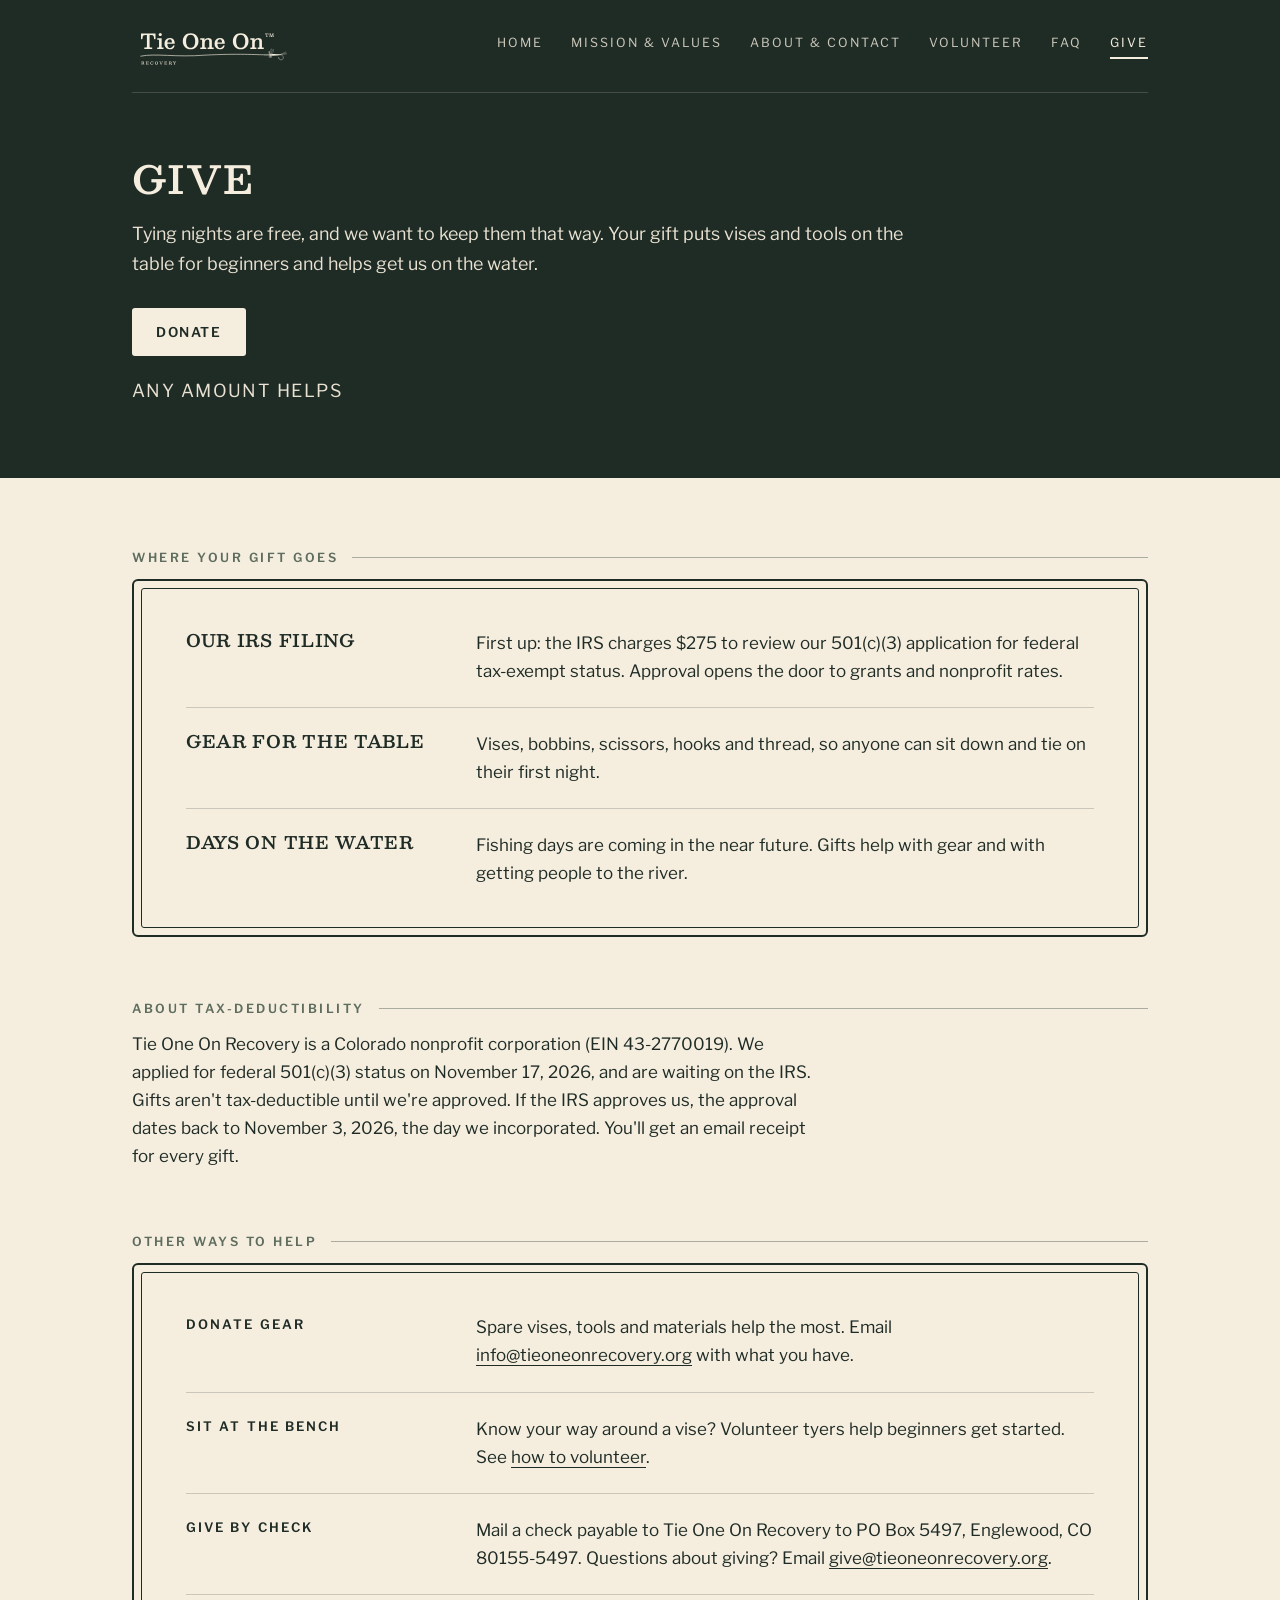
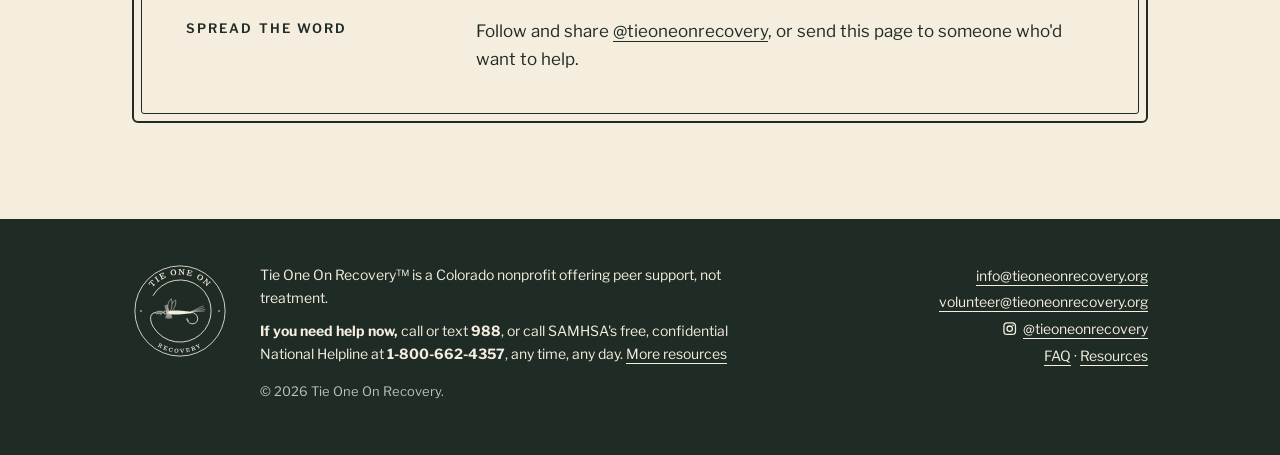
<file: give.html>
<!DOCTYPE html>
<html lang="en">
<head>
<meta charset="utf-8">
<meta name="viewport" content="width=device-width, initial-scale=1">
<title>Give · Tie One On Recovery</title>
<meta name="description" content="Free fly-tying nights for people in recovery and for families affected by addiction. A Colorado nonprofit.">
<meta property="og:title" content="Give · Tie One On Recovery">
<meta property="og:description" content="Free fly-tying nights for people in recovery and for families affected by addiction. A Colorado nonprofit.">
<meta property="og:image" content="https://tieoneonrecovery.org/assets/link-preview.png">
<meta property="og:url" content="https://tieoneonrecovery.org/give">
<meta property="og:type" content="website">
<link rel="icon" href="favicon.svg" type="image/svg+xml">
<link rel="icon" href="favicon.ico" sizes="48x48">
<link rel="apple-touch-icon" href="apple-touch-icon.png">
<link rel="stylesheet" href="styles.css">
</head>
<body>
<a class="skip" href="#main">Skip to content</a>
<div class="band">
  <div class="wrap">
    <header class="top">
      <a href="/" aria-label="Tie One On Recovery, home"><svg class="logo" xmlns="http://www.w3.org/2000/svg" viewBox="0 0 476 142" role="img" aria-label="Tie One On Recovery"><defs><mask id="ko1" maskUnits="userSpaceOnUse" x="-2000" y="-2000" width="6000" height="6000"><rect x="-2000" y="-2000" width="6000" height="6000" fill="#fff"/><g transform="translate(404.93,97) scale(0.44)"><path d="M15,-4 C13,-18 20,-31 31,-37 C33,-26 28,-12 19,-4 Z" fill="#000" stroke="none" stroke-width="1.5" stroke-linejoin="round"/></g></mask><mask id="ko2" maskUnits="userSpaceOnUse" x="-2000" y="-2000" width="6000" height="6000"><rect x="-2000" y="-2000" width="6000" height="6000" fill="#fff"/><g transform="translate(404.93,97) scale(0.44)"><path d="M11,-4 C4,-18 8,-33 18,-41 C22,-30 20,-14 15,-4 Z" fill="#000" stroke="none" stroke-width="1.5" stroke-linejoin="round"/></g></mask><mask id="ko3" maskUnits="userSpaceOnUse" x="-2000" y="-2000" width="6000" height="6000"><rect x="-2000" y="-2000" width="6000" height="6000" fill="#fff"/><g transform="translate(404.93,97) scale(0.44) rotate(24 -11.5 0)"><ellipse cx="-11.5" cy="0" rx="2.15" ry="4.4" fill="#000" stroke="none" stroke-width="1.35"/></g></mask><mask id="ko4" maskUnits="userSpaceOnUse" x="-2000" y="-2000" width="6000" height="6000"><rect x="-2000" y="-2000" width="6000" height="6000" fill="#fff"/><g transform="translate(404.93,97) scale(0.44) rotate(24 -15 0)"><ellipse cx="-15" cy="0" rx="2.15" ry="4.4" fill="#000" stroke="none" stroke-width="1.35"/></g></mask><mask id="ko5" maskUnits="userSpaceOnUse" x="-2000" y="-2000" width="6000" height="6000"><rect x="-2000" y="-2000" width="6000" height="6000" fill="#fff"/><g transform="translate(404.93,97) scale(0.44) rotate(24 -18.5 0)"><ellipse cx="-18.5" cy="0" rx="2.15" ry="4.4" fill="#000" stroke="none" stroke-width="1.35"/></g></mask><mask id="ko6" maskUnits="userSpaceOnUse" x="-2000" y="-2000" width="6000" height="6000"><rect x="-2000" y="-2000" width="6000" height="6000" fill="#fff"/><g transform="translate(404.93,97) scale(0.44) rotate(24 -22 0)"><ellipse cx="-22" cy="0" rx="2.15" ry="4.4" fill="#000" stroke="none" stroke-width="1.35"/></g></mask><mask id="ko7" maskUnits="userSpaceOnUse" x="-2000" y="-2000" width="6000" height="6000"><rect x="-2000" y="-2000" width="6000" height="6000" fill="#fff"/><g transform="translate(404.93,97) scale(0.44) rotate(24 -25.5 0)"><ellipse cx="-25.5" cy="0" rx="2.15" ry="4.4" fill="#000" stroke="none" stroke-width="1.35"/></g></mask></defs><g mask="url(#ko7)"><g mask="url(#ko6)"><g mask="url(#ko5)"><g mask="url(#ko4)"><g mask="url(#ko3)"><g mask="url(#ko2)"><g mask="url(#ko1)"><path d="M36.297333333333334 78.65066666666667Q36.297333333333334 79.57066666666667 36.57333333333334 79.78533333333334Q36.849333333333334 80.0 37.769333333333336 80.0H58.132Q59.02133333333333 80.0 59.45066666666666 79.78533333333334Q59.879999999999995 79.57066666666667 59.879999999999995 78.58933333333333V76.71866666666666Q59.879999999999995 75.768 59.64999999999999 75.46133333333333Q59.419999999999995 75.15466666666667 58.46933333333333 75.15466666666667H53.86933333333333Q52.64266666666666 75.15466666666667 52.36666666666666 74.80199999999999Q52.090666666666664 74.44933333333333 52.090666666666664 73.19200000000001V39.85733333333334Q52.090666666666664 39.06 52.30533333333333 38.79933333333334Q52.519999999999996 38.53866666666667 53.256 38.53866666666667H55.556Q59.266666666666666 38.53866666666667 61.336666666666666 39.489333333333335Q63.406666666666666 40.440000000000005 64.28066666666666 42.77066666666667Q65.15466666666666 45.101333333333336 65.24666666666667 49.24133333333333Q65.27733333333333 50.06933333333333 65.47666666666666 50.406666666666666Q65.67599999999999 50.744 66.62666666666667 50.744H68.22133333333333Q69.08 50.744 69.34066666666666 50.56Q69.60133333333333 50.376000000000005 69.60133333333333 49.548V35.44133333333333Q69.60133333333333 34.552 69.40199999999999 34.275999999999996Q69.20266666666666 34.0 68.344 34.0H27.986666666666665Q26.974666666666668 34.0 26.775333333333336 34.30666666666667Q26.576 34.61333333333334 26.576 35.656000000000006V49.272000000000006Q26.576 50.008 26.775333333333336 50.376000000000005Q26.974666666666668 50.744 27.772 50.744H29.489333333333335Q30.409333333333333 50.744 30.654666666666664 50.452666666666666Q30.9 50.16133333333333 30.930666666666667 49.333333333333336Q31.022666666666666 45.16266666666667 31.881333333333334 42.81666666666666Q32.74 40.470666666666666 34.81 39.504666666666665Q36.879999999999995 38.53866666666667 40.590666666666664 38.53866666666667H42.82933333333333Q43.596000000000004 38.53866666666667 43.84133333333334 38.79933333333334Q44.086666666666666 39.06 44.086666666666666 39.85733333333334V73.376Q44.086666666666666 74.54133333333333 43.78 74.848Q43.47333333333333 75.15466666666667 42.33866666666667 75.15466666666667H37.616Q36.879999999999995 75.15466666666667 36.58866666666667 75.36933333333334Q36.297333333333334 75.584 36.297333333333334 76.38133333333333ZM78.80133333333333 37.25066666666667Q78.80133333333333 39.244 80.212 40.501333333333335Q81.62266666666667 41.75866666666667 83.58533333333334 41.75866666666667Q85.57866666666666 41.75866666666667 86.974 40.501333333333335Q88.36933333333334 39.244 88.36933333333334 37.25066666666667Q88.36933333333334 35.22666666666667 86.974 33.98466666666667Q85.57866666666666 32.74266666666667 83.58533333333334 32.74266666666667Q81.62266666666667 32.74266666666667 80.212 33.98466666666667Q78.80133333333333 35.22666666666667 78.80133333333333 37.25066666666667ZM79.35333333333334 52.400000000000006Q80.028 52.400000000000006 80.028 53.16666666666667V74.90933333333334Q80.028 75.4 79.92066666666668 75.55333333333334Q79.81333333333333 75.70666666666666 79.292 75.70666666666666H75.45866666666667Q74.90666666666667 75.70666666666666 74.70733333333334 75.86Q74.50800000000001 76.01333333333334 74.50800000000001 76.62666666666667V79.264Q74.50800000000001 79.75466666666667 74.70733333333334 79.87733333333333Q74.90666666666667 80.0 75.39733333333334 80.0H92.50933333333333Q93.03066666666666 80.0 93.15333333333334 79.84666666666666Q93.27600000000001 79.69333333333333 93.27600000000001 79.20266666666667V76.35066666666667Q93.27600000000001 75.89066666666666 93.12266666666667 75.79866666666666Q92.96933333333334 75.70666666666666 92.50933333333333 75.70666666666666H88.4Q88.00133333333333 75.70666666666666 87.87866666666667 75.538Q87.756 75.36933333333333 87.756 74.97066666666667V48.75066666666667Q87.756 48.321333333333335 87.63333333333333 48.214Q87.51066666666667 48.10666666666667 87.112 48.10666666666667H75.30533333333334Q74.50800000000001 48.10666666666667 74.50800000000001 48.93466666666667V51.69466666666666Q74.50800000000001 52.15466666666667 74.63066666666667 52.27733333333334Q74.75333333333333 52.400000000000006 75.21333333333334 52.400000000000006ZM96.18933333333332 64.66666666666667Q96.18933333333332 68.96000000000001 97.93733333333333 72.64Q99.68533333333333 76.32 103.13533333333334 78.55866666666665Q106.58533333333332 80.79733333333333 111.67599999999999 80.79733333333333Q115.57066666666665 80.79733333333333 118.46866666666665 79.50933333333333Q121.36666666666666 78.22133333333333 123.268 75.82933333333332Q125.16933333333333 73.43733333333333 126.05866666666665 70.064Q126.15066666666667 69.696 126.01266666666666 69.54266666666666Q125.87466666666666 69.38933333333333 125.35333333333332 69.38933333333333H122.16399999999999Q121.67333333333332 69.38933333333333 121.53533333333331 69.58866666666665Q121.39733333333332 69.788 121.244 70.12533333333333Q120.07866666666666 73.19200000000001 117.94733333333332 75.00133333333333Q115.81599999999999 76.81066666666666 112.59599999999999 76.81066666666666Q109.744 76.81066666666666 107.996 75.24666666666667Q106.24799999999999 73.68266666666666 105.466 71.122Q104.684 68.56133333333334 104.62266666666666 65.52533333333334Q104.62266666666666 65.004 104.80666666666666 64.82Q104.99066666666666 64.636 105.54266666666666 64.636H125.29199999999999Q125.93599999999999 64.636 126.15066666666667 64.46733333333333Q126.36533333333333 64.29866666666666 126.36533333333333 63.65466666666667Q126.36533333333333 61.53866666666667 125.96666666666665 59.254000000000005Q125.56799999999998 56.96933333333334 124.63266666666665 54.85333333333334Q123.69733333333332 52.73733333333334 122.05666666666666 51.02Q120.416 49.30266666666667 117.978 48.306Q115.53999999999999 47.309333333333335 112.10533333333333 47.309333333333335Q106.8 47.309333333333335 103.258 49.60933333333334Q99.716 51.909333333333336 97.95266666666666 55.83466666666667Q96.18933333333332 59.760000000000005 96.18933333333332 64.66666666666667ZM105.604 60.894666666666666Q104.96 60.894666666666666 104.83733333333333 60.726Q104.71466666666666 60.55733333333333 104.74533333333332 60.00533333333333Q104.80666666666666 57.797333333333334 105.60399999999998 55.742666666666665Q106.40133333333333 53.688 107.996 52.354Q109.59066666666666 51.02 111.98266666666666 51.02Q113.60799999999999 51.02 114.77333333333333 51.909333333333336Q115.93866666666666 52.79866666666667 116.70533333333333 54.224666666666664Q117.472 55.650666666666666 117.84 57.245333333333335Q118.208 58.84 118.23866666666666 60.312Q118.26933333333332 60.71066666666667 118.13133333333332 60.80266666666667Q117.99333333333333 60.894666666666666 117.38 60.894666666666666ZM150.25466666666665 57.0Q150.25466666666665 62.029333333333334 151.84933333333333 66.35333333333334Q153.444 70.67733333333334 156.43399999999997 73.928Q159.42399999999998 77.17866666666667 163.73266666666666 78.988Q168.0413333333333 80.79733333333333 173.43866666666665 80.79733333333333Q178.62133333333333 80.79733333333333 182.86866666666666 78.988Q187.11599999999999 77.17866666666667 190.19799999999998 73.928Q193.27999999999997 70.67733333333334 194.9513333333333 66.35333333333334Q196.62266666666665 62.029333333333334 196.62266666666665 57.0Q196.62266666666665 51.97066666666667 195.02799999999996 47.646666666666675Q193.4333333333333 43.32266666666667 190.428 40.072Q187.42266666666666 36.821333333333335 183.1293333333333 35.012Q178.83599999999998 33.20266666666667 173.43866666666665 33.20266666666667Q168.0413333333333 33.20266666666667 163.73266666666666 35.012Q159.42399999999998 36.821333333333335 156.43399999999997 40.072Q153.444 43.32266666666667 151.84933333333333 47.646666666666675Q150.25466666666665 51.97066666666667 150.25466666666665 57.0ZM159.97599999999997 57.0Q159.97599999999997 52.92133333333334 160.74266666666665 49.44066666666667Q161.5093333333333 45.96 163.11933333333332 43.32266666666666Q164.7293333333333 40.68533333333333 167.28999999999996 39.21333333333334Q169.85066666666665 37.74133333333334 173.43866666666665 37.74133333333334Q177.02666666666664 37.74133333333334 179.5873333333333 39.21333333333334Q182.14799999999997 40.68533333333333 183.75799999999998 43.32266666666666Q185.36799999999997 45.96 186.13466666666665 49.44066666666667Q186.9013333333333 52.92133333333334 186.9013333333333 57.0Q186.9013333333333 61.048 186.22666666666663 64.54400000000001Q185.55199999999996 68.04 183.98799999999997 70.67733333333334Q182.42399999999998 73.31466666666667 179.83266666666663 74.78666666666666Q177.2413333333333 76.25866666666667 173.43866666666665 76.25866666666667Q169.85066666666665 76.25866666666667 167.28999999999996 74.78666666666666Q164.7293333333333 73.31466666666667 163.11933333333332 70.67733333333334Q161.5093333333333 68.04 160.74266666666665 64.54400000000001Q159.97599999999997 61.048 159.97599999999997 57.0ZM206.43599999999998 52.400000000000006Q206.9573333333333 52.400000000000006 207.17199999999997 52.538000000000004Q207.38666666666666 52.676 207.38666666666666 53.19733333333333V74.72533333333334Q207.38666666666666 75.4 207.1413333333333 75.55333333333334Q206.896 75.70666666666666 206.19066666666666 75.70666666666666H203.00133333333332Q202.35733333333332 75.70666666666666 202.11199999999997 75.89066666666668Q201.86666666666665 76.07466666666667 201.86666666666665 76.78V78.92666666666666Q201.86666666666665 79.57066666666667 202.00466666666665 79.78533333333334Q202.14266666666666 80.0 202.75599999999997 80.0H218.82533333333333Q219.408 80.0 219.63799999999998 79.816Q219.868 79.632 219.868 79.01866666666666V76.78Q219.868 76.07466666666667 219.63799999999998 75.89066666666668Q219.408 75.70666666666666 218.76399999999998 75.70666666666666H216.34133333333332Q215.6053333333333 75.70666666666666 215.34466666666663 75.43066666666667Q215.08399999999997 75.15466666666667 215.08399999999997 74.48V62.64266666666667Q215.08399999999997 59.484 216.188 57.06133333333334Q217.29199999999997 54.638666666666666 219.224 53.274Q221.15599999999998 51.909333333333336 223.60933333333332 51.909333333333336Q226.18533333333332 51.909333333333336 227.36599999999999 53.458Q228.54666666666665 55.00666666666667 228.54666666666665 58.13466666666667V74.51066666666667Q228.54666666666665 75.30799999999999 228.30133333333333 75.50733333333332Q228.05599999999998 75.70666666666666 227.28933333333333 75.70666666666666H224.59066666666666Q224.00799999999998 75.70666666666666 223.86999999999998 75.952Q223.73199999999997 76.19733333333333 223.73199999999997 76.74933333333334V78.92666666666666Q223.73199999999997 79.50933333333333 223.85466666666665 79.75466666666667Q223.97733333333332 80.0 224.59066666666666 80.0H240.56799999999998Q241.2733333333333 80.0 241.51866666666666 79.862Q241.76399999999998 79.724 241.76399999999998 79.04933333333334V76.688Q241.76399999999998 76.136 241.59533333333331 75.92133333333334Q241.42666666666665 75.70666666666666 240.87466666666666 75.70666666666666H237.47066666666666Q236.64266666666666 75.70666666666666 236.44333333333333 75.446Q236.24399999999997 75.18533333333333 236.24399999999997 74.35733333333333V57.368Q236.24399999999997 54.08666666666667 235.26266666666663 51.848000000000006Q234.28133333333332 49.60933333333334 232.012 48.45933333333333Q229.74266666666665 47.309333333333335 225.94 47.309333333333335Q221.98399999999998 47.309333333333335 219.53066666666666 48.919333333333334Q217.0773333333333 50.529333333333334 215.54399999999998 52.82933333333334Q215.11466666666666 53.38133333333333 214.9153333333333 53.366Q214.71599999999998 53.35066666666667 214.71599999999998 52.15466666666667V49.30266666666667Q214.71599999999998 48.72 214.42466666666667 48.413333333333334Q214.13333333333333 48.10666666666667 213.55066666666664 48.10666666666667H202.87866666666665Q202.35733333333332 48.10666666666667 202.11199999999997 48.306000000000004Q201.86666666666665 48.50533333333334 201.86666666666665 49.088V51.388000000000005Q201.86666666666665 51.97066666666667 202.01999999999998 52.18533333333334Q202.17333333333332 52.400000000000006 202.75599999999997 52.400000000000006ZM244.3093333333333 64.66666666666667Q244.3093333333333 68.96000000000001 246.0573333333333 72.64Q247.80533333333332 76.32 251.25533333333334 78.55866666666665Q254.70533333333333 80.79733333333333 259.796 80.79733333333333Q263.69066666666663 80.79733333333333 266.58866666666665 79.50933333333333Q269.4866666666667 78.22133333333333 271.38800000000003 75.82933333333332Q273.28933333333333 73.43733333333333 274.17866666666663 70.064Q274.27066666666667 69.696 274.13266666666664 69.54266666666666Q273.99466666666666 69.38933333333333 273.4733333333333 69.38933333333333H270.284Q269.7933333333333 69.38933333333333 269.6553333333333 69.58866666666665Q269.51733333333334 69.788 269.364 70.12533333333333Q268.19866666666667 73.19200000000001 266.0673333333333 75.00133333333333Q263.936 76.81066666666666 260.716 76.81066666666666Q257.864 76.81066666666666 256.116 75.24666666666667Q254.368 73.68266666666666 253.58599999999998 71.122Q252.80399999999997 68.56133333333334 252.74266666666665 65.52533333333334Q252.74266666666665 65.004 252.92666666666665 64.82Q253.11066666666665 64.636 253.66266666666664 64.636H273.412Q274.056 64.636 274.27066666666667 64.46733333333333Q274.4853333333333 64.29866666666666 274.4853333333333 63.65466666666667Q274.4853333333333 61.53866666666667 274.08666666666664 59.254000000000005Q273.688 56.96933333333334 272.75266666666664 54.85333333333334Q271.8173333333333 52.73733333333334 270.1766666666666 51.02Q268.536 49.30266666666667 266.09799999999996 48.306Q263.65999999999997 47.309333333333335 260.2253333333333 47.309333333333335Q254.92 47.309333333333335 251.378 49.60933333333334Q247.83599999999998 51.909333333333336 246.07266666666663 55.83466666666667Q244.3093333333333 59.760000000000005 244.3093333333333 64.66666666666667ZM253.724 60.894666666666666Q253.07999999999998 60.894666666666666 252.95733333333334 60.726Q252.83466666666666 60.55733333333333 252.86533333333333 60.00533333333333Q252.92666666666665 57.797333333333334 253.724 55.742666666666665Q254.5213333333333 53.688 256.116 52.354Q257.71066666666667 51.02 260.10266666666666 51.02Q261.728 51.02 262.8933333333333 51.909333333333336Q264.0586666666666 52.79866666666667 264.82533333333333 54.224666666666664Q265.592 55.650666666666666 265.96 57.245333333333335Q266.328 58.84 266.35866666666664 60.312Q266.3893333333333 60.71066666666667 266.2513333333333 60.80266666666667Q266.11333333333334 60.894666666666666 265.5 60.894666666666666ZM298.37466666666666 57.0Q298.37466666666666 62.029333333333334 299.96933333333334 66.35333333333334Q301.56399999999996 70.67733333333334 304.554 73.928Q307.544 77.17866666666667 311.85266666666666 78.988Q316.1613333333333 80.79733333333333 321.5586666666666 80.79733333333333Q326.74133333333333 80.79733333333333 330.98866666666663 78.988Q335.236 77.17866666666667 338.318 73.928Q341.4 70.67733333333334 343.0713333333333 66.35333333333334Q344.74266666666665 62.029333333333334 344.74266666666665 57.0Q344.74266666666665 51.97066666666667 343.14799999999997 47.646666666666675Q341.5533333333333 43.32266666666667 338.548 40.072Q335.54266666666666 36.821333333333335 331.2493333333333 35.012Q326.95599999999996 33.20266666666667 321.5586666666666 33.20266666666667Q316.1613333333333 33.20266666666667 311.85266666666666 35.012Q307.544 36.821333333333335 304.554 40.072Q301.56399999999996 43.32266666666667 299.96933333333334 47.646666666666675Q298.37466666666666 51.97066666666667 298.37466666666666 57.0ZM308.096 57.0Q308.096 52.92133333333334 308.86266666666666 49.44066666666667Q309.6293333333333 45.96 311.2393333333333 43.32266666666666Q312.84933333333333 40.68533333333333 315.40999999999997 39.21333333333334Q317.97066666666666 37.74133333333334 321.5586666666666 37.74133333333334Q325.14666666666665 37.74133333333334 327.7073333333333 39.21333333333334Q330.268 40.68533333333333 331.878 43.32266666666666Q333.488 45.96 334.25466666666665 49.44066666666667Q335.0213333333333 52.92133333333334 335.0213333333333 57.0Q335.0213333333333 61.048 334.34666666666664 64.54400000000001Q333.67199999999997 68.04 332.10799999999995 70.67733333333334Q330.544 73.31466666666667 327.9526666666667 74.78666666666666Q325.36133333333333 76.25866666666667 321.5586666666666 76.25866666666667Q317.97066666666666 76.25866666666667 315.40999999999997 74.78666666666666Q312.84933333333333 73.31466666666667 311.2393333333333 70.67733333333334Q309.6293333333333 68.04 308.86266666666666 64.54400000000001Q308.096 61.048 308.096 57.0ZM354.556 52.400000000000006Q355.07733333333334 52.400000000000006 355.29200000000003 52.538000000000004Q355.50666666666666 52.676 355.50666666666666 53.19733333333333V74.72533333333334Q355.50666666666666 75.4 355.2613333333333 75.55333333333334Q355.01599999999996 75.70666666666666 354.31066666666663 75.70666666666666H351.1213333333333Q350.4773333333333 75.70666666666666 350.23199999999997 75.89066666666668Q349.9866666666667 76.07466666666667 349.9866666666667 76.78V78.92666666666666Q349.9866666666667 79.57066666666667 350.12466666666666 79.78533333333334Q350.26266666666663 80.0 350.876 80.0H366.94533333333334Q367.52799999999996 80.0 367.758 79.816Q367.988 79.632 367.988 79.01866666666666V76.78Q367.988 76.07466666666667 367.758 75.89066666666668Q367.52799999999996 75.70666666666666 366.884 75.70666666666666H364.4613333333333Q363.7253333333333 75.70666666666666 363.46466666666663 75.43066666666667Q363.204 75.15466666666667 363.204 74.48V62.64266666666667Q363.204 59.484 364.308 57.06133333333334Q365.412 54.638666666666666 367.344 53.274Q369.276 51.909333333333336 371.72933333333333 51.909333333333336Q374.30533333333335 51.909333333333336 375.486 53.458Q376.66666666666663 55.00666666666667 376.66666666666663 58.13466666666667V74.51066666666667Q376.66666666666663 75.30799999999999 376.42133333333334 75.50733333333332Q376.176 75.70666666666666 375.40933333333334 75.70666666666666H372.71066666666667Q372.128 75.70666666666666 371.99 75.952Q371.852 76.19733333333333 371.852 76.74933333333334V78.92666666666666Q371.852 79.50933333333333 371.9746666666666 79.75466666666667Q372.0973333333333 80.0 372.71066666666667 80.0H388.688Q389.3933333333333 80.0 389.63866666666667 79.862Q389.884 79.724 389.884 79.04933333333334V76.688Q389.884 76.136 389.7153333333333 75.92133333333334Q389.5466666666666 75.70666666666666 388.99466666666666 75.70666666666666H385.59066666666666Q384.76266666666663 75.70666666666666 384.5633333333333 75.446Q384.364 75.18533333333333 384.364 74.35733333333333V57.368Q384.364 54.08666666666667 383.38266666666664 51.848000000000006Q382.4013333333333 49.60933333333334 380.13199999999995 48.45933333333333Q377.86266666666666 47.309333333333335 374.06 47.309333333333335Q370.104 47.309333333333335 367.65066666666667 48.919333333333334Q365.19733333333335 50.529333333333334 363.664 52.82933333333334Q363.23466666666667 53.38133333333333 363.03533333333337 53.366Q362.836 53.35066666666667 362.836 52.15466666666667V49.30266666666667Q362.836 48.72 362.54466666666667 48.413333333333334Q362.25333333333333 48.10666666666667 361.67066666666665 48.10666666666667H350.9986666666667Q350.4773333333333 48.10666666666667 350.23199999999997 48.306000000000004Q349.9866666666667 48.50533333333334 349.9866666666667 49.088V51.388000000000005Q349.9866666666667 51.97066666666667 350.14 52.18533333333334Q350.29333333333335 52.400000000000006 350.876 52.400000000000006Z" fill="#f5eedf"/><path d="M30.68 120.92773333333334Q30.483733333333333 120.92773333333334 30.4132 120.88786666666667Q30.342666666666666 120.848 30.342666666666666 120.63946666666666V117.98373333333333Q30.342666666666666 117.7936 30.397866666666665 117.75066666666666Q30.453066666666665 117.70773333333334 30.63093333333333 117.70773333333334H32.440266666666666Q32.88186666666667 117.70773333333334 33.25906666666667 117.88866666666667Q33.636266666666664 118.06960000000001 33.8724 118.43146666666667Q34.108533333333334 118.79333333333334 34.108533333333334 119.32693333333333Q34.108533333333334 119.86053333333334 33.8724 120.21626666666667Q33.636266666666664 120.572 33.25906666666667 120.74986666666666Q32.88186666666667 120.92773333333334 32.440266666666666 120.92773333333334ZM36.31653333333333 126.0Q36.4576 126.0 36.50666666666667 125.96013333333333Q36.555733333333336 125.92026666666666 36.555733333333336 125.76693333333333V125.30693333333333Q36.555733333333336 125.1536 36.50053333333334 125.12293333333332Q36.44533333333333 125.09226666666666 36.30426666666666 125.09226666666666H35.924Q35.641866666666665 125.09226666666666 35.5284 124.89906666666667Q35.41493333333333 124.70586666666667 35.38733333333333 124.38693333333333Q35.35973333333333 124.068 35.34133333333333 123.6816Q35.32293333333333 123.2952 35.23093333333333 122.90266666666666Q35.138933333333334 122.51013333333333 34.89666666666666 122.16973333333334Q34.654399999999995 121.82933333333334 34.176 121.60853333333333Q34.016533333333335 121.54106666666667 34.034933333333335 121.45519999999999Q34.053333333333335 121.36933333333333 34.21893333333333 121.32026666666667Q35.04693333333333 121.06266666666667 35.39346666666666 120.5352Q35.739999999999995 120.00773333333333 35.739999999999995 119.2656Q35.739999999999995 118.548 35.40266666666666 117.98986666666667Q35.065333333333335 117.43173333333334 34.33853333333333 117.11586666666668Q33.61173333333333 116.8 32.440266666666666 116.8H27.644Q27.509066666666666 116.8 27.46613333333333 116.846Q27.4232 116.892 27.4232 117.0392V117.49306666666666Q27.4232 117.6096 27.4784 117.65866666666668Q27.5336 117.70773333333334 27.650133333333333 117.70773333333334H28.557866666666666Q28.705066666666667 117.70773333333334 28.738799999999998 117.766Q28.77253333333333 117.82426666666667 28.77253333333333 117.96533333333333V124.804Q28.77253333333333 124.988 28.717333333333332 125.04013333333333Q28.662133333333333 125.09226666666666 28.465866666666667 125.09226666666666H27.7176Q27.527466666666665 125.09226666666666 27.47533333333333 125.13826666666667Q27.4232 125.18426666666667 27.4232 125.38053333333333V125.73013333333333Q27.4232 125.90186666666666 27.46613333333333 125.95093333333332Q27.509066666666666 126.0 27.668533333333333 126.0H31.366933333333332Q31.5448 126.0 31.6184 125.95400000000001Q31.692 125.908 31.692 125.71786666666667V125.3376Q31.692 125.18426666666667 31.6552 125.13826666666667Q31.6184 125.09226666666666 31.4712 125.09226666666666H30.600266666666666Q30.434666666666665 125.09226666666666 30.388666666666666 125.03399999999999Q30.342666666666666 124.97573333333334 30.342666666666666 124.8224V122.14213333333333Q30.342666666666666 121.93973333333334 30.404 121.906Q30.465333333333334 121.87226666666666 30.6616 121.87226666666666H32.1336Q32.73466666666667 121.87226666666666 33.0536 122.09613333333333Q33.37253333333333 122.32 33.516666666666666 122.68799999999999Q33.6608 123.056 33.70986666666667 123.49453333333332Q33.75893333333333 123.93306666666666 33.81106666666666 124.37466666666666Q33.8632 124.81626666666666 34.010400000000004 125.18426666666667Q34.1576 125.55226666666667 34.4888 125.77613333333333Q34.82 126.0 35.43333333333333 126.0ZM42.051199999999994 117.70773333333334Q42.23519999999999 117.70773333333334 42.29039999999999 117.74146666666667Q42.3456 117.7752 42.3456 117.9592V124.77333333333334Q42.3456 124.988 42.29653333333333 125.04013333333333Q42.24746666666666 125.09226666666666 42.026666666666664 125.09226666666666H41.21706666666666Q41.08826666666666 125.09226666666666 41.04226666666666 125.1168Q40.99626666666666 125.14133333333334 40.99626666666666 125.27013333333333V125.7792Q40.99626666666666 125.93866666666666 41.054533333333325 125.96933333333334Q41.11279999999999 126.0 41.25386666666666 126.0H49.16586666666666Q49.306933333333326 126.0 49.34373333333333 125.9632Q49.38053333333333 125.9264 49.38053333333333 125.78533333333333V122.88426666666666Q49.38053333333333 122.7432 49.331466666666664 122.7064Q49.282399999999996 122.6696 49.14133333333333 122.6696H48.71813333333333Q48.60159999999999 122.6696 48.56786666666666 122.71253333333334Q48.53413333333333 122.75546666666666 48.53413333333333 122.90266666666666Q48.52186666666666 123.74293333333334 48.340933333333325 124.22133333333333Q48.16 124.69973333333333 47.72146666666666 124.89599999999999Q47.282933333333325 125.09226666666666 46.47946666666666 125.09226666666666H44.20399999999999Q44.01386666666666 125.09226666666666 43.9648 125.0524Q43.91573333333333 125.01253333333334 43.91573333333333 124.82853333333334V121.90293333333334Q43.91573333333333 121.7312 43.96173333333333 121.66986666666666Q44.00773333333333 121.60853333333333 44.16106666666666 121.60853333333333H44.78666666666666Q45.22213333333333 121.60853333333333 45.5104 121.77413333333334Q45.79866666666666 121.93973333333334 45.95813333333333 122.2188Q46.117599999999996 122.49786666666667 46.154399999999995 122.84133333333334Q46.172799999999995 122.9824 46.21573333333333 123.0284Q46.25866666666666 123.0744 46.34453333333333 123.0744H46.65733333333333Q46.798399999999994 123.0744 46.83213333333333 123.02533333333332Q46.86586666666666 122.97626666666666 46.86586666666666 122.82293333333334V119.73786666666666Q46.86586666666666 119.60906666666666 46.822933333333324 119.5692Q46.779999999999994 119.52933333333334 46.651199999999996 119.52933333333334H46.33839999999999Q46.234133333333325 119.52933333333334 46.20346666666666 119.57533333333333Q46.172799999999995 119.62133333333334 46.160533333333326 119.744Q46.11146666666666 120.2592 45.78026666666666 120.59653333333333Q45.44906666666666 120.93386666666666 44.77439999999999 120.93386666666666H44.130399999999995Q43.9832 120.93386666666666 43.949466666666666 120.8664Q43.91573333333333 120.79893333333334 43.91573333333333 120.63946666666666V117.9776Q43.91573333333333 117.79973333333334 43.97706666666666 117.75373333333334Q44.038399999999996 117.70773333333334 44.20399999999999 117.70773333333334H46.60213333333333Q47.282933333333325 117.70773333333334 47.66933333333333 117.88560000000001Q48.05573333333333 118.06346666666667 48.224399999999996 118.4836Q48.39306666666666 118.90373333333334 48.41146666666666 119.62133333333334Q48.41759999999999 119.73786666666666 48.44519999999999 119.79613333333333Q48.47279999999999 119.8544 48.60773333333333 119.8544H49.06773333333333Q49.23333333333333 119.8544 49.245599999999996 119.81146666666666Q49.25786666666666 119.76853333333334 49.25786666666666 119.6152V117.09440000000001Q49.25786666666666 116.892 49.20266666666666 116.846Q49.14746666666666 116.8 48.94506666666666 116.8H41.23546666666666Q41.08826666666666 116.8 41.04226666666666 116.84293333333333Q40.99626666666666 116.88586666666667 40.99626666666666 117.04533333333333V117.43786666666666Q40.99626666666666 117.5912 41.03306666666666 117.64946666666667Q41.06986666666666 117.70773333333334 41.22933333333333 117.70773333333334ZM54.28106666666666 121.4Q54.28106666666666 122.4488 54.618399999999994 123.31973333333335Q54.95573333333333 124.19066666666667 55.578266666666664 124.82546666666667Q56.200799999999994 125.46026666666667 57.05333333333333 125.80680000000001Q57.90586666666666 126.15333333333334 58.93013333333332 126.15333333333334Q60.19359999999999 126.15333333333334 61.09519999999999 125.678Q61.99679999999999 125.20266666666667 62.51199999999999 124.3808Q63.02719999999999 123.55893333333333 63.113066666666654 122.51626666666667Q63.12533333333332 122.4304 63.088533333333324 122.40586666666667Q63.051733333333324 122.38133333333333 62.941333333333326 122.38133333333333H62.32799999999999Q62.22986666666666 122.38133333333333 62.19306666666666 122.41813333333333Q62.15626666666666 122.45493333333333 62.13786666666666 122.55306666666667Q62.045866666666655 123.24613333333333 61.65946666666666 123.85333333333332Q61.27306666666666 124.46053333333333 60.62293333333332 124.83466666666666Q59.97279999999999 125.2088 59.08346666666666 125.2088Q58.10213333333333 125.2088 57.43973333333332 124.71813333333333Q56.777333333333324 124.22746666666667 56.44306666666666 123.36573333333334Q56.108799999999995 122.504 56.108799999999995 121.4Q56.108799999999995 120.296 56.46453333333333 119.42813333333334Q56.82026666666666 118.56026666666666 57.50106666666666 118.0604Q58.18186666666666 117.56053333333334 59.14479999999999 117.56053333333334Q59.942133333333324 117.56053333333334 60.53399999999999 117.87946666666667Q61.12586666666666 118.1984 61.49386666666666 118.71360000000001Q61.86186666666666 119.2288 61.972266666666656 119.81146666666666Q61.99679999999999 119.928 62.01826666666666 119.97093333333333Q62.039733333333324 120.01386666666667 62.18079999999999 120.01386666666667H62.77573333333333Q62.898399999999995 120.01386666666667 62.935199999999995 119.98013333333333Q62.971999999999994 119.9464 62.971999999999994 119.82986666666667V116.9104Q62.971999999999994 116.8 62.94746666666666 116.76933333333332Q62.922933333333326 116.73866666666666 62.80639999999999 116.73866666666666H62.35253333333333Q62.24826666666666 116.73866666666666 62.22373333333333 116.76013333333333Q62.19919999999999 116.7816 62.16853333333333 116.8552L61.923199999999994 117.5912Q61.849599999999995 117.76906666666667 61.794399999999996 117.78133333333334Q61.73919999999999 117.7936 61.62266666666666 117.6832Q61.17493333333333 117.23546666666667 60.53093333333332 116.94106666666667Q59.886933333333324 116.64666666666668 59.05279999999999 116.64666666666668Q58.07759999999999 116.64666666666668 57.215866666666656 117.00240000000001Q56.35413333333332 117.35813333333334 55.691733333333325 117.99906666666666Q55.02933333333333 118.64 54.655199999999994 119.50786666666667Q54.28106666666666 120.37573333333333 54.28106666666666 121.4ZM67.89093333333334 121.4Q67.89093333333334 122.40586666666667 68.20373333333333 123.2676Q68.51653333333334 124.12933333333334 69.11146666666667 124.77946666666666Q69.7064 125.4296 70.55893333333333 125.79146666666666Q71.41146666666667 126.15333333333334 72.47866666666667 126.15333333333334Q73.50293333333333 126.15333333333334 74.34626666666666 125.79146666666666Q75.1896 125.4296 75.79986666666667 124.77946666666666Q76.41013333333333 124.12933333333334 76.73826666666668 123.2676Q77.0664 122.40586666666667 77.0664 121.4Q77.0664 120.39413333333333 76.7536 119.5324Q76.4408 118.67066666666666 75.84586666666667 118.02053333333333Q75.25093333333334 117.3704 74.39840000000001 117.00853333333333Q73.54586666666667 116.64666666666668 72.47866666666667 116.64666666666668Q71.41146666666667 116.64666666666668 70.55893333333333 117.00853333333333Q69.7064 117.3704 69.11146666666667 118.02053333333333Q68.51653333333334 118.67066666666666 68.20373333333333 119.5324Q67.89093333333334 120.39413333333333 67.89093333333334 121.4ZM69.71866666666666 121.4Q69.71866666666666 120.58426666666666 69.87506666666667 119.87586666666667Q70.03146666666667 119.16746666666667 70.36266666666667 118.6308Q70.69386666666666 118.09413333333333 71.21826666666666 117.7936Q71.74266666666666 117.49306666666666 72.47866666666667 117.49306666666666Q73.21466666666667 117.49306666666666 73.73906666666667 117.7936Q74.26346666666667 118.09413333333333 74.5916 118.6308Q74.91973333333334 119.16746666666667 75.07920000000001 119.87586666666667Q75.23866666666667 120.58426666666666 75.23866666666667 121.4Q75.23866666666667 122.2096 75.0976 122.92106666666666Q74.95653333333334 123.63253333333333 74.6376 124.16919999999999Q74.31866666666667 124.70586666666667 73.78813333333333 125.0064Q73.2576 125.30693333333333 72.47866666666667 125.30693333333333Q71.74266666666666 125.30693333333333 71.21826666666666 125.0064Q70.69386666666666 124.70586666666667 70.36266666666667 124.16919999999999Q70.03146666666667 123.63253333333333 69.87506666666667 122.92106666666666Q69.71866666666666 122.2096 69.71866666666666 121.4ZM86.6344 123.7184Q86.52399999999999 123.98213333333334 86.44733333333332 124.08333333333334Q86.37066666666666 124.18453333333333 86.3032 124.14466666666667Q86.23573333333333 124.1048 86.15599999999999 123.93613333333333Q86.07626666666665 123.76746666666666 85.95973333333333 123.48533333333333L83.764 118.00826666666667Q83.70266666666666 117.84266666666667 83.73946666666666 117.77520000000001Q83.77626666666666 117.70773333333334 84.02159999999999 117.70773333333334H84.70853333333332Q84.89866666666666 117.70773333333334 84.94773333333333 117.65559999999999Q84.9968 117.60346666666666 84.9968 117.4072V117.09440000000001Q84.9968 116.91653333333333 84.96 116.85826666666667Q84.9232 116.8 84.7576 116.8H80.7464Q80.5808 116.8 80.53479999999999 116.84293333333333Q80.4888 116.88586666666667 80.4888 117.05146666666667V117.43786666666666Q80.4888 117.5912 80.52253333333333 117.64946666666667Q80.55626666666666 117.70773333333334 80.7096 117.70773333333334H81.61733333333332Q81.81973333333333 117.70773333333334 81.86573333333334 117.74146666666667Q81.91173333333333 117.7752 81.96693333333333 117.91626666666667L85.33413333333333 125.9264Q85.39546666666666 126.0736 85.47213333333332 126.1288Q85.54879999999999 126.184 85.7696 126.184H86.27253333333333Q86.41359999999999 126.184 86.48106666666666 126.15026666666667Q86.54853333333332 126.11653333333334 86.58533333333332 126.05213333333333Q86.62213333333332 125.98773333333334 86.65279999999998 125.89573333333334L89.9648 117.98373333333333Q90.02613333333332 117.83653333333334 90.09359999999998 117.77213333333333Q90.16106666666666 117.70773333333334 90.37573333333333 117.70773333333334H91.13013333333332Q91.25893333333332 117.70773333333334 91.29266666666666 117.65559999999999Q91.32639999999999 117.60346666666666 91.32639999999999 117.4808V117.05146666666667Q91.32639999999999 116.89813333333333 91.28346666666667 116.84906666666666Q91.24053333333333 116.8 91.09333333333332 116.8H87.9592Q87.81813333333332 116.8 87.78133333333332 116.846Q87.74453333333332 116.892 87.74453333333332 117.0392V117.4992Q87.74453333333332 117.63413333333334 87.79053333333331 117.67093333333334Q87.83653333333332 117.70773333333334 87.98373333333332 117.70773333333334H88.72586666666666Q88.98346666666666 117.70773333333334 89.03559999999999 117.7568Q89.08773333333332 117.80586666666667 89.01413333333332 117.9776ZM96.46613333333333 117.70773333333334Q96.65013333333333 117.70773333333334 96.70533333333333 117.74146666666667Q96.76053333333333 117.7752 96.76053333333333 117.9592V124.77333333333334Q96.76053333333333 124.988 96.71146666666667 125.04013333333333Q96.6624 125.09226666666666 96.4416 125.09226666666666H95.632Q95.50319999999999 125.09226666666666 95.4572 125.1168Q95.4112 125.14133333333334 95.4112 125.27013333333333V125.7792Q95.4112 125.93866666666666 95.46946666666666 125.96933333333334Q95.52773333333333 126.0 95.6688 126.0H103.5808Q103.72186666666667 126.0 103.75866666666667 125.9632Q103.79546666666667 125.9264 103.79546666666667 125.78533333333333V122.88426666666666Q103.79546666666667 122.7432 103.7464 122.7064Q103.69733333333333 122.6696 103.55626666666666 122.6696H103.13306666666666Q103.01653333333333 122.6696 102.9828 122.71253333333334Q102.94906666666667 122.75546666666666 102.94906666666667 122.90266666666666Q102.9368 123.74293333333334 102.75586666666666 124.22133333333333Q102.57493333333333 124.69973333333333 102.13640000000001 124.89599999999999Q101.69786666666667 125.09226666666666 100.8944 125.09226666666666H98.61893333333333Q98.4288 125.09226666666666 98.37973333333333 125.0524Q98.33066666666667 125.01253333333334 98.33066666666667 124.82853333333334V121.90293333333334Q98.33066666666667 121.7312 98.37666666666667 121.66986666666666Q98.42266666666667 121.60853333333333 98.576 121.60853333333333H99.2016Q99.63706666666667 121.60853333333333 99.92533333333333 121.77413333333334Q100.2136 121.93973333333334 100.37306666666666 122.2188Q100.53253333333333 122.49786666666667 100.56933333333333 122.84133333333334Q100.58773333333333 122.9824 100.63066666666666 123.0284Q100.6736 123.0744 100.75946666666667 123.0744H101.07226666666666Q101.21333333333334 123.0744 101.24706666666667 123.02533333333332Q101.2808 122.97626666666666 101.2808 122.82293333333334V119.73786666666666Q101.2808 119.60906666666666 101.23786666666666 119.5692Q101.19493333333334 119.52933333333334 101.06613333333333 119.52933333333334H100.75333333333333Q100.64906666666667 119.52933333333334 100.61840000000001 119.57533333333333Q100.58773333333333 119.62133333333334 100.57546666666667 119.744Q100.5264 120.2592 100.1952 120.59653333333333Q99.864 120.93386666666666 99.18933333333334 120.93386666666666H98.54533333333333Q98.39813333333333 120.93386666666666 98.3644 120.8664Q98.33066666666667 120.79893333333334 98.33066666666667 120.63946666666666V117.9776Q98.33066666666667 117.79973333333334 98.392 117.75373333333334Q98.45333333333333 117.70773333333334 98.61893333333333 117.70773333333334H101.01706666666666Q101.69786666666667 117.70773333333334 102.08426666666666 117.88560000000001Q102.47066666666666 118.06346666666667 102.63933333333333 118.4836Q102.80799999999999 118.90373333333334 102.82639999999999 119.62133333333334Q102.83253333333333 119.73786666666666 102.86013333333332 119.79613333333333Q102.88773333333333 119.8544 103.02266666666667 119.8544H103.48266666666666Q103.64826666666667 119.8544 103.66053333333333 119.81146666666666Q103.6728 119.76853333333334 103.6728 119.6152V117.09440000000001Q103.6728 116.892 103.6176 116.846Q103.5624 116.8 103.36 116.8H95.6504Q95.50319999999999 116.8 95.4572 116.84293333333333Q95.4112 116.88586666666667 95.4112 117.04533333333333V117.43786666666666Q95.4112 117.5912 95.448 117.64946666666667Q95.48479999999999 117.70773333333334 95.64426666666667 117.70773333333334ZM118.38053333333332 124.804Q118.42346666666666 124.69973333333333 118.38973333333333 124.65373333333332Q118.356 124.60773333333333 118.2456 124.55253333333333L117.85919999999999 124.3624Q117.75493333333333 124.3072 117.71199999999999 124.344Q117.66906666666665 124.3808 117.61999999999999 124.4728Q117.49119999999999 124.75493333333333 117.3256 124.89599999999999Q117.16 125.03706666666666 116.99439999999998 125.03706666666666Q116.69386666666665 125.03706666666666 116.57426666666666 124.85306666666666Q116.45466666666665 124.66906666666667 116.43013333333332 124.36240000000001Q116.40559999999999 124.05573333333334 116.39946666666665 123.68466666666666Q116.39333333333332 123.3136 116.31973333333332 122.9272Q116.24613333333332 122.5408 116.04066666666665 122.20346666666667Q115.83519999999999 121.86613333333334 115.39973333333333 121.63306666666666Q115.1912 121.52266666666667 115.20653333333333 121.45519999999999Q115.22186666666666 121.38773333333333 115.40586666666665 121.3264Q116.2584 121.0504 116.59879999999998 120.51986666666667Q116.93919999999999 119.98933333333333 116.93919999999999 119.24106666666667Q116.93919999999999 118.548 116.60799999999999 117.99600000000001Q116.2768 117.444 115.54999999999998 117.122Q114.82319999999999 116.8 113.63946666666666 116.8H108.81866666666666Q108.68986666666666 116.8 108.65613333333332 116.84293333333333Q108.62239999999998 116.88586666666667 108.62239999999998 117.01466666666667V117.41946666666666Q108.62239999999998 117.5912 108.65613333333332 117.64946666666667Q108.68986666666666 117.70773333333334 108.85546666666666 117.70773333333334H109.66506666666666Q109.86133333333332 117.70773333333334 109.91653333333332 117.7568Q109.97173333333332 117.80586666666667 109.97173333333332 118.00213333333333V124.81626666666666Q109.97173333333332 125.0064 109.91653333333332 125.04933333333332Q109.86133333333332 125.09226666666666 109.66506666666666 125.09226666666666H108.85546666666666Q108.71439999999998 125.09226666666666 108.66839999999999 125.13213333333333Q108.62239999999998 125.172 108.62239999999998 125.3192V125.7976Q108.62239999999998 125.92026666666666 108.66533333333332 125.96013333333333Q108.70826666666666 126.0 108.83093333333332 126.0H112.65199999999999Q112.80533333333332 126.0 112.84826666666666 125.95706666666666Q112.89119999999998 125.91413333333334 112.89119999999998 125.7608V125.33146666666667Q112.89119999999998 125.18426666666667 112.85439999999998 125.13826666666667Q112.81759999999998 125.09226666666666 112.68266666666666 125.09226666666666H111.77493333333332Q111.63386666666666 125.09226666666666 111.58786666666666 125.05546666666666Q111.54186666666666 125.01866666666666 111.54186666666666 124.8776V122.18506666666667Q111.54186666666666 121.9888 111.57866666666666 121.93053333333333Q111.61546666666666 121.87226666666666 111.81173333333332 121.87226666666666H113.12426666666666Q113.74986666666666 121.87226666666666 114.07493333333332 122.10226666666667Q114.39999999999999 122.33226666666667 114.53799999999998 122.7156Q114.67599999999999 123.09893333333333 114.71586666666666 123.55586666666667Q114.75573333333332 124.0128 114.79866666666666 124.46666666666667Q114.84159999999999 124.92053333333334 114.97959999999999 125.30386666666666Q115.1176 125.6872 115.44879999999999 125.92026666666666Q115.77999999999999 126.15333333333334 116.41173333333333 126.15333333333334Q117.21519999999998 126.15333333333334 117.68133333333333 125.77000000000001Q118.14746666666666 125.38666666666667 118.38053333333332 124.804ZM111.83626666666666 120.92773333333334Q111.63386666666666 120.92773333333334 111.58786666666666 120.88173333333333Q111.54186666666666 120.83573333333334 111.54186666666666 120.63946666666666V117.996Q111.54186666666666 117.78746666666666 111.58173333333332 117.7476Q111.62159999999999 117.70773333333334 111.82399999999998 117.70773333333334H113.63946666666666Q114.08106666666666 117.70773333333334 114.45826666666666 117.88866666666667Q114.83546666666666 118.06960000000001 115.07159999999999 118.43146666666667Q115.30773333333332 118.79333333333334 115.30773333333332 119.32693333333333Q115.30773333333332 119.86053333333334 115.07159999999999 120.21626666666667Q114.83546666666666 120.572 114.45826666666666 120.74986666666666Q114.08106666666666 120.92773333333334 113.63946666666666 120.92773333333334ZM123.59386666666666 125.79146666666666Q123.59386666666666 125.93866666666666 123.65826666666666 125.96933333333334Q123.72266666666667 126.0 123.85146666666667 126.0H127.69706666666666Q127.85653333333333 126.0 127.92093333333332 125.9632Q127.98533333333333 125.9264 127.98533333333333 125.75466666666667V125.27626666666667Q127.98533333333333 125.15973333333334 127.94546666666666 125.126Q127.90559999999999 125.09226666666666 127.78293333333333 125.09226666666666H126.75866666666666Q126.57466666666666 125.09226666666666 126.544 125.05546666666666Q126.51333333333334 125.01866666666666 126.51333333333334 124.8408V122.36293333333333Q126.51333333333334 122.0808 126.56546666666667 121.96119999999999Q126.6176 121.8416 126.72186666666666 121.68826666666666L129.212 118.03893333333333Q129.32853333333333 117.8672 129.40213333333332 117.78746666666666Q129.47573333333332 117.70773333333334 129.77626666666666 117.70773333333334H130.32213333333334Q130.48773333333332 117.70773333333334 130.53986666666665 117.66786666666667Q130.59199999999998 117.628 130.59199999999998 117.46853333333334V117.04533333333333Q130.59199999999998 116.892 130.55519999999999 116.846Q130.51839999999999 116.8 130.3712 116.8H126.97946666666667Q126.81386666666666 116.8 126.77706666666666 116.84906666666666Q126.74026666666666 116.89813333333333 126.74026666666666 117.06986666666667V117.46853333333334Q126.74026666666666 117.62186666666666 126.7832 117.6648Q126.82613333333333 117.70773333333334 126.98559999999999 117.70773333333334H127.82586666666666Q128.11413333333334 117.70773333333334 128.16320000000002 117.74453333333334Q128.21226666666666 117.78133333333334 128.08346666666665 117.9776L126.20053333333333 120.80506666666666Q126.084 120.98293333333334 126.02266666666667 121.04733333333334Q125.96133333333333 121.11173333333333 125.90306666666666 121.05346666666667Q125.84479999999999 120.9952 125.72213333333333 120.81733333333334L123.80239999999999 117.96533333333333Q123.71039999999999 117.82426666666667 123.76253333333332 117.766Q123.81466666666667 117.70773333333334 124.05386666666666 117.70773333333334H124.82053333333333Q124.98613333333333 117.70773333333334 125.026 117.65866666666668Q125.06586666666666 117.6096 125.06586666666666 117.444V117.05146666666667Q125.06586666666666 116.88586666666667 125.01679999999999 116.84293333333333Q124.96773333333333 116.8 124.80826666666667 116.8H120.88293333333333Q120.71733333333333 116.8 120.6652 116.85213333333334Q120.61306666666667 116.90426666666667 120.61306666666667 117.08213333333333V117.51146666666666Q120.61306666666667 117.6464 120.65906666666666 117.67706666666666Q120.70506666666667 117.70773333333334 120.83386666666667 117.70773333333334H121.484Q121.74159999999999 117.70773333333334 121.81213333333332 117.75066666666666Q121.88266666666667 117.7936 121.97466666666666 117.9408L124.77146666666667 122.10533333333333Q124.87573333333333 122.25253333333333 124.90946666666666 122.39053333333334Q124.94319999999999 122.52853333333333 124.94319999999999 122.7984V124.84693333333334Q124.94319999999999 125.0064 124.90026666666665 125.04933333333332Q124.85733333333333 125.09226666666666 124.69173333333333 125.09226666666666H123.85759999999999Q123.69813333333333 125.09226666666666 123.64599999999999 125.13213333333333Q123.59386666666666 125.172 123.59386666666666 125.34986666666667Z" fill="#f5eedf"/><path d="M26,101 C70,92 130,105 216.01,98 C314.19,93 368.74,97 392.74,97" stroke="#f5eedf" stroke-width="1.9" fill="none" stroke-linecap="round"/><g transform="translate(404.93,97) scale(0.44)"><path d="M78,-2 L116,-15" stroke="#f5eedf" stroke-width="1.25" stroke-linecap="round"/></g><g transform="translate(404.93,97) scale(0.44)"><path d="M78,-2 L119,-9" stroke="#f5eedf" stroke-width="1.25" stroke-linecap="round"/></g><g transform="translate(404.93,97) scale(0.44)"><path d="M78,-2 L113,-20" stroke="#f5eedf" stroke-width="1.25" stroke-linecap="round"/></g><g transform="translate(404.93,97) scale(0.44)"><path d="M78,-2 L117,-4" stroke="#f5eedf" stroke-width="1.25" stroke-linecap="round"/></g><g transform="translate(404.93,97) scale(0.44)"><path d="M5,0 L78,0 C98,0 104,27 88,33 C76,37 65,29 65,19" stroke="#f5eedf" stroke-width="2.6" fill="none" stroke-linecap="round"/></g><g transform="translate(404.93,97) scale(0.44)"><path d="M65,19 L69.5,24.5" stroke="#f5eedf" stroke-width="1.6" stroke-linecap="round"/></g><g transform="translate(404.93,97) scale(0.44)"><path d="M10,-3.6 C14,-6.6 34,-7.4 79,-2.2 L79,2.2 C34,7.4 14,6.6 10,3.6 C8.6,2.4 8.6,-2.4 10,-3.6 Z" fill="#f5eedf"/></g><g transform="translate(404.93,97) scale(0.44)"><path d="M5.5,-1.5 L-2.28,-18.97" stroke="#f5eedf" stroke-width="1.1" stroke-linecap="round"/></g><g transform="translate(404.93,97) scale(0.44)"><path d="M6.45,-1.5 L-0.85,-21.16" stroke="#f5eedf" stroke-width="1.1" stroke-linecap="round"/></g><g transform="translate(404.93,97) scale(0.44)"><path d="M7.4,-1.5 L1.75,-20.29" stroke="#f5eedf" stroke-width="1.1" stroke-linecap="round"/></g><g transform="translate(404.93,97) scale(0.44)"><path d="M8.35,-1.5 L3.49,-22.42" stroke="#f5eedf" stroke-width="1.1" stroke-linecap="round"/></g><g transform="translate(404.93,97) scale(0.44)"><path d="M9.3,-1.5 L5.99,-21.35" stroke="#f5eedf" stroke-width="1.1" stroke-linecap="round"/></g><g transform="translate(404.93,97) scale(0.44)"><path d="M10.25,-1.5 L8.02,-23.36" stroke="#f5eedf" stroke-width="1.1" stroke-linecap="round"/></g><g transform="translate(404.93,97) scale(0.44)"><path d="M11.2,-1.5 L10.42,-21.86" stroke="#f5eedf" stroke-width="1.1" stroke-linecap="round"/></g><g transform="translate(404.93,97) scale(0.44)"><path d="M12.15,-1.5 L12.7,-23.22" stroke="#f5eedf" stroke-width="1.1" stroke-linecap="round"/></g><g transform="translate(404.93,97) scale(0.44)"><path d="M13.1,-1.5 L14.86,-21.3" stroke="#f5eedf" stroke-width="1.1" stroke-linecap="round"/></g><g transform="translate(404.93,97) scale(0.44)"><path d="M14.05,-1.5 L17.27,-22.48" stroke="#f5eedf" stroke-width="1.1" stroke-linecap="round"/></g><g transform="translate(404.93,97) scale(0.44)"><path d="M15,-1.5 L19.15,-20.43" stroke="#f5eedf" stroke-width="1.1" stroke-linecap="round"/></g><g transform="translate(404.93,97) scale(0.44)"><path d="M15.95,-1.5 L21.66,-21.42" stroke="#f5eedf" stroke-width="1.1" stroke-linecap="round"/></g><g transform="translate(404.93,97) scale(0.44)"><path d="M6,1.5 L0.6,16.35" stroke="#f5eedf" stroke-width="1.1" stroke-linecap="round"/></g><g transform="translate(404.93,97) scale(0.44)"><path d="M6.95,1.5 L2.8,15.6" stroke="#f5eedf" stroke-width="1.1" stroke-linecap="round"/></g><g transform="translate(404.93,97) scale(0.44)"><path d="M7.9,1.5 L4.31,17.3" stroke="#f5eedf" stroke-width="1.1" stroke-linecap="round"/></g><g transform="translate(404.93,97) scale(0.44)"><path d="M8.85,1.5 L6.44,16.41" stroke="#f5eedf" stroke-width="1.1" stroke-linecap="round"/></g><g transform="translate(404.93,97) scale(0.44)"><path d="M9.8,1.5 L8.18,18.02" stroke="#f5eedf" stroke-width="1.1" stroke-linecap="round"/></g><g transform="translate(404.93,97) scale(0.44)"><path d="M10.75,1.5 L10.21,16.99" stroke="#f5eedf" stroke-width="1.1" stroke-linecap="round"/></g><g transform="translate(404.93,97) scale(0.44)"><path d="M11.7,1.5 L12.16,18.09" stroke="#f5eedf" stroke-width="1.1" stroke-linecap="round"/></g><g transform="translate(404.93,97) scale(0.44)"><path d="M12.65,1.5 L14.02,16.54" stroke="#f5eedf" stroke-width="1.1" stroke-linecap="round"/></g><g transform="translate(404.93,97) scale(0.44)"><path d="M13.6,1.5 L16.08,17.51" stroke="#f5eedf" stroke-width="1.1" stroke-linecap="round"/></g><g transform="translate(404.93,97) scale(0.44)"><path d="M14.55,1.5 L17.71,15.86" stroke="#f5eedf" stroke-width="1.1" stroke-linecap="round"/></g><g transform="translate(404.93,97) scale(0.44)"><path d="M15.5,1.5 L19.86,16.69" stroke="#f5eedf" stroke-width="1.1" stroke-linecap="round"/></g></g><g transform="translate(404.93,97) scale(0.44)"><path d="M15,-4 C13,-18 20,-31 31,-37 C33,-26 28,-12 19,-4 Z" fill="none" stroke="#f5eedf" stroke-width="1.5" stroke-linejoin="round"/></g></g><g transform="translate(404.93,97) scale(0.44)"><path d="M11,-4 C4,-18 8,-33 18,-41 C22,-30 20,-14 15,-4 Z" fill="none" stroke="#f5eedf" stroke-width="1.5" stroke-linejoin="round"/></g><g transform="translate(404.93,97) scale(0.44)"><circle cx="0" cy="0" r="4.6" fill="none" stroke="#f5eedf" stroke-width="2.4"/></g><g transform="translate(404.93,97) scale(0.44)"><path d="M-10,-1.3 L-4.4,-0.9 M-10,1.3 L-4.4,0.9" stroke="#f5eedf" stroke-width="1.3" fill="none" stroke-linecap="round"/></g><g transform="translate(404.93,97) scale(0.44)"><path d="M-10.5,1.8 L-14.5,7.5" stroke="#f5eedf" stroke-width="1.4" stroke-linecap="round"/></g></g><g transform="translate(404.93,97) scale(0.44) rotate(24 -11.5 0)"><ellipse cx="-11.5" cy="0" rx="2.15" ry="4.4" fill="none" stroke="#f5eedf" stroke-width="1.35"/></g></g><g transform="translate(404.93,97) scale(0.44) rotate(24 -15 0)"><ellipse cx="-15" cy="0" rx="2.15" ry="4.4" fill="none" stroke="#f5eedf" stroke-width="1.35"/></g></g><g transform="translate(404.93,97) scale(0.44) rotate(24 -18.5 0)"><ellipse cx="-18.5" cy="0" rx="2.15" ry="4.4" fill="none" stroke="#f5eedf" stroke-width="1.35"/></g></g><g transform="translate(404.93,97) scale(0.44) rotate(24 -22 0)"><ellipse cx="-22" cy="0" rx="2.15" ry="4.4" fill="none" stroke="#f5eedf" stroke-width="1.35"/></g></g><g transform="translate(404.93,97) scale(0.44) rotate(24 -25.5 0)"><ellipse cx="-25.5" cy="0" rx="2.15" ry="4.4" fill="none" stroke="#f5eedf" stroke-width="1.35"/></g><path d="M396.23366666666664 44.192Q396.23366666666664 44.402 396.2966666666666 44.451Q396.3596666666666 44.5 396.5696666666666 44.5H401.2176666666666Q401.42066666666665 44.5 401.5186666666666 44.451Q401.6166666666666 44.402 401.6166666666666 44.178V43.751Q401.6166666666666 43.534 401.5641666666666 43.464Q401.5116666666666 43.394 401.2946666666666 43.394H400.2446666666666Q399.96466666666663 43.394 399.90166666666664 43.3135Q399.8386666666666 43.233 399.8386666666666 42.946V35.337Q399.8386666666666 35.155 399.88766666666663 35.0955Q399.9366666666666 35.036 400.1046666666666 35.036H400.6296666666666Q401.47666666666663 35.036 401.94916666666666 35.253Q402.4216666666666 35.47 402.6211666666666 36.001999999999995Q402.8206666666666 36.534 402.84166666666664 37.479Q402.84866666666665 37.668 402.8941666666666 37.745000000000005Q402.9396666666666 37.822 403.15666666666664 37.822H403.5206666666666Q403.71666666666664 37.822 403.77616666666665 37.78Q403.8356666666666 37.738 403.8356666666666 37.549V34.329Q403.8356666666666 34.126 403.7901666666666 34.063Q403.7446666666666 34.0 403.54866666666663 34.0H394.33666666666664Q394.1056666666666 34.0 394.06016666666665 34.07Q394.01466666666664 34.14 394.01466666666664 34.378V37.486Q394.01466666666664 37.653999999999996 394.06016666666665 37.738Q394.1056666666666 37.822 394.2876666666666 37.822H394.6796666666666Q394.88966666666664 37.822 394.9456666666666 37.7555Q395.0016666666666 37.689 395.0086666666666 37.5Q395.0296666666666 36.548 395.2256666666666 36.0125Q395.4216666666666 35.477000000000004 395.8941666666666 35.2565Q396.3666666666666 35.036 397.2136666666666 35.036H397.7246666666666Q397.89966666666663 35.036 397.9556666666666 35.0955Q398.0116666666666 35.155 398.0116666666666 35.337V42.988Q398.0116666666666 43.254 397.9416666666666 43.324Q397.8716666666666 43.394 397.6126666666666 43.394H396.5346666666666Q396.3666666666666 43.394 396.30016666666666 43.443Q396.23366666666664 43.492 396.23366666666664 43.674ZM407.4126666666666 35.106Q407.5946666666666 35.106 407.6506666666666 35.158500000000004Q407.7066666666666 35.211 407.6996666666666 35.372L407.3216666666666 43.016Q407.3146666666666 43.212 407.2586666666666 43.303Q407.20266666666663 43.394 406.9856666666666 43.394H405.9776666666666Q405.8096666666666 43.394 405.76066666666657 43.443Q405.7116666666666 43.492 405.7116666666666 43.674V44.192Q405.7116666666666 44.402 405.7676666666666 44.451Q405.8236666666666 44.5 406.0336666666666 44.5H409.75766666666664Q409.9676666666666 44.5 410.0516666666666 44.451Q410.1356666666666 44.402 410.1356666666666 44.199V43.702Q410.1356666666666 43.499 410.0761666666666 43.4465Q410.0166666666666 43.394 409.8206666666666 43.394H408.9456666666666Q408.6446666666666 43.394 408.57816666666656 43.299499999999995Q408.5116666666666 43.205 408.5186666666666 42.925L408.79866666666663 36.191Q408.8196666666666 35.82 408.8371666666666 35.676500000000004Q408.8546666666666 35.533 408.9106666666666 35.533Q409.0016666666666 35.533 409.0576666666666 35.729Q409.11366666666663 35.925 409.1626666666666 36.180499999999995Q409.2116666666666 36.436 409.27466666666663 36.618L411.8856666666666 44.29Q411.9486666666666 44.479 412.0256666666666 44.57Q412.1026666666666 44.661 412.3686666666666 44.661H412.9776666666666Q413.1946666666666 44.661 413.2611666666666 44.598Q413.32766666666663 44.535 413.3766666666666 44.381L415.9246666666666 36.821Q416.0086666666666 36.583 416.07516666666663 36.338Q416.1416666666666 36.093 416.2081666666666 35.925Q416.27466666666663 35.757 416.35866666666664 35.757Q416.4216666666666 35.757 416.42516666666666 35.9915Q416.42866666666663 36.226 416.4146666666666 36.551500000000004Q416.4006666666666 36.877 416.4076666666666 37.15L416.6036666666666 43.079Q416.6106666666666 43.261 416.5546666666666 43.3275Q416.4986666666666 43.394 416.3026666666666 43.394H415.31566666666663Q415.1126666666666 43.394 415.06016666666665 43.4535Q415.00766666666664 43.513 415.00766666666664 43.73V44.206Q415.00766666666664 44.395 415.0811666666666 44.447500000000005Q415.1546666666666 44.5 415.3366666666666 44.5H419.7396666666666Q419.93566666666663 44.5 419.9776666666666 44.433499999999995Q420.0196666666666 44.367 420.0196666666666 44.178V43.667Q420.0196666666666 43.471000000000004 419.9846666666666 43.432500000000005Q419.9496666666666 43.394 419.7606666666666 43.394H418.7036666666666Q418.5146666666666 43.394 418.4761666666666 43.337999999999994Q418.4376666666666 43.282 418.4306666666666 43.1L418.1296666666666 35.463Q418.1226666666666 35.266999999999996 418.1681666666666 35.186499999999995Q418.2136666666666 35.106 418.41666666666663 35.106H419.29166666666663Q419.5296666666666 35.106 419.57516666666663 35.0465Q419.62066666666664 34.987 419.62066666666664 34.756V34.266Q419.62066666666664 34.07 419.5541666666666 34.035Q419.4876666666666 34.0 419.29866666666663 34.0H415.9246666666666Q415.7076666666666 34.0 415.6691666666666 34.049Q415.6306666666666 34.098 415.5746666666666 34.252L413.1596666666666 41.385Q413.0826666666666 41.616 413.04066666666665 41.7245Q412.9986666666666 41.833 412.92866666666663 41.833Q412.85866666666664 41.833 412.82016666666664 41.6475Q412.7816666666666 41.462 412.69766666666663 41.224L410.4576666666666 34.399Q410.4086666666666 34.259 410.38766666666663 34.1715Q410.3666666666666 34.084 410.2931666666666 34.042Q410.2196666666666 34.0 410.0306666666666 34.0H406.4746666666666Q406.3066666666666 34.0 406.2296666666666 34.0245Q406.1526666666666 34.049 406.1526666666666 34.231V34.861000000000004Q406.1526666666666 35.028999999999996 406.2016666666666 35.067499999999995Q406.25066666666663 35.106 406.4186666666666 35.106Z" fill="#f5eedf"/></svg></a>
      <nav aria-label="Pages"><a href="/">Home</a><a href="/mission">Mission & values</a><a href="/about">About & contact</a><a href="/volunteer">Volunteer</a><a href="/faq">FAQ</a><a href="/give" aria-current="page">Give</a></nav>
    </header>
    <div class="page-head">
      <h1>Give</h1>
      <p>Tying nights are free, and we want to keep them that way. Your gift puts vises and tools on the
      table for beginners and helps get us on the water.</p>
      <div class="actions"><a class="btn" href="https://www.zeffy.com/en-US/donation-form/tie-one-on-recovery">Donate</a></div>
      <p class="fine">Any amount helps</p>
    </div>
  </div>
</div>
<main id="main" class="wrap">
  <section class="reveal">
    <h2 class="kicker">Where your gift goes</h2>
    <div class="sign">
      <div>
        <ul class="rows">
          <li><h3>Our IRS filing</h3><p>First up: the IRS charges $275 to review our 501(c)(3) application for federal tax-exempt status. Approval opens the door to grants and nonprofit rates.</p></li><li><h3>Gear for the table</h3><p>Vises, bobbins, scissors, hooks and thread, so anyone can sit down and tie on their first night.</p></li><li><h3>Days on the water</h3><p>Fishing days are coming in the near future. Gifts help with gear and with getting people to the river.</p></li>
        </ul>
      </div>
    </div>
  </section>
  <section class="reveal">
    <h2 class="kicker">About tax-deductibility</h2>
    <p class="prose">Tie One On Recovery is a Colorado nonprofit corporation (EIN 43-2770019). We applied for
    federal 501(c)(3) status on November 17, 2026, and are waiting on the IRS. Gifts aren't tax-deductible
    until we're approved. If the IRS approves us, the approval dates back to November 3, 2026, the day we
    incorporated. You'll get an email receipt for every gift.</p>
  </section>
  <section class="reveal">
    <h2 class="kicker">Other ways to help</h2>
    <div class="sign">
      <div>
        <ul class="rows">
          <li><b>Donate gear</b><p>Spare vises, tools and materials help the most. Email <a href="mailto:info@tieoneonrecovery.org">info@tieoneonrecovery.org</a> with what you have.</p></li><li><b>Sit at the bench</b><p>Know your way around a vise? Volunteer tyers help beginners get started. See <a href="/volunteer">how to volunteer</a>.</p></li><li><b>Give by check</b><p>Mail a check payable to Tie One On Recovery to PO Box 5497, Englewood, CO 80155-5497. Questions about giving? Email <a href="mailto:give@tieoneonrecovery.org">give@tieoneonrecovery.org</a>.</p></li><li><b>Spread the word</b><p>Follow and share <a href="https://www.instagram.com/tieoneonrecovery/">@tieoneonrecovery</a>, or send this page to someone who'd want to help.</p></li>
        </ul>
      </div>
    </div>
  </section>
</main>

<footer class="band">
  <div class="wrap">
    <svg class="foot-badge" aria-hidden="true" focusable="false" xmlns="http://www.w3.org/2000/svg" viewBox="0 0 300 300" role="img" aria-label="Tie One On Recovery"><circle cx="150" cy="150" r="149" fill="#1f2b25"/><circle cx="150" cy="150" r="141" fill="none" stroke="#f5eedf" stroke-width="2.6"/><g transform="translate(37,37) scale(1.13)"><path d="M34.04,104 C14.04,104 15.41,126.92 27.07,145.57 A86,86 0 1 0 25.52,57" stroke="#f5eedf" stroke-width="2.4" fill="none" stroke-linecap="round"/><g transform="translate(59.52,104) scale(0.92)"><path d="M78,-2 L116,-15" stroke="#f5eedf" stroke-width="1.25" stroke-linecap="round"/><path d="M78,-2 L119,-9" stroke="#f5eedf" stroke-width="1.25" stroke-linecap="round"/><path d="M78,-2 L113,-20" stroke="#f5eedf" stroke-width="1.25" stroke-linecap="round"/><path d="M78,-2 L117,-4" stroke="#f5eedf" stroke-width="1.25" stroke-linecap="round"/><path d="M5,0 L78,0 C98,0 104,27 88,33 C76,37 65,29 65,19" stroke="#f5eedf" stroke-width="2.6" fill="none" stroke-linecap="round"/><path d="M65,19 L69.5,24.5" stroke="#f5eedf" stroke-width="1.6" stroke-linecap="round"/><path d="M10,-3.6 C14,-6.6 34,-7.4 79,-2.2 L79,2.2 C34,7.4 14,6.6 10,3.6 C8.6,2.4 8.6,-2.4 10,-3.6 Z" fill="#f5eedf"/><path d="M5.5,-1.5 L-2.28,-18.97" stroke="#f5eedf" stroke-width="1.1" stroke-linecap="round"/><path d="M6.45,-1.5 L-0.85,-21.16" stroke="#f5eedf" stroke-width="1.1" stroke-linecap="round"/><path d="M7.4,-1.5 L1.75,-20.29" stroke="#f5eedf" stroke-width="1.1" stroke-linecap="round"/><path d="M8.35,-1.5 L3.49,-22.42" stroke="#f5eedf" stroke-width="1.1" stroke-linecap="round"/><path d="M9.3,-1.5 L5.99,-21.35" stroke="#f5eedf" stroke-width="1.1" stroke-linecap="round"/><path d="M10.25,-1.5 L8.02,-23.36" stroke="#f5eedf" stroke-width="1.1" stroke-linecap="round"/><path d="M11.2,-1.5 L10.42,-21.86" stroke="#f5eedf" stroke-width="1.1" stroke-linecap="round"/><path d="M12.15,-1.5 L12.7,-23.22" stroke="#f5eedf" stroke-width="1.1" stroke-linecap="round"/><path d="M13.1,-1.5 L14.86,-21.3" stroke="#f5eedf" stroke-width="1.1" stroke-linecap="round"/><path d="M14.05,-1.5 L17.27,-22.48" stroke="#f5eedf" stroke-width="1.1" stroke-linecap="round"/><path d="M15,-1.5 L19.15,-20.43" stroke="#f5eedf" stroke-width="1.1" stroke-linecap="round"/><path d="M15.95,-1.5 L21.66,-21.42" stroke="#f5eedf" stroke-width="1.1" stroke-linecap="round"/><path d="M6,1.5 L0.6,16.35" stroke="#f5eedf" stroke-width="1.1" stroke-linecap="round"/><path d="M6.95,1.5 L2.8,15.6" stroke="#f5eedf" stroke-width="1.1" stroke-linecap="round"/><path d="M7.9,1.5 L4.31,17.3" stroke="#f5eedf" stroke-width="1.1" stroke-linecap="round"/><path d="M8.85,1.5 L6.44,16.41" stroke="#f5eedf" stroke-width="1.1" stroke-linecap="round"/><path d="M9.8,1.5 L8.18,18.02" stroke="#f5eedf" stroke-width="1.1" stroke-linecap="round"/><path d="M10.75,1.5 L10.21,16.99" stroke="#f5eedf" stroke-width="1.1" stroke-linecap="round"/><path d="M11.7,1.5 L12.16,18.09" stroke="#f5eedf" stroke-width="1.1" stroke-linecap="round"/><path d="M12.65,1.5 L14.02,16.54" stroke="#f5eedf" stroke-width="1.1" stroke-linecap="round"/><path d="M13.6,1.5 L16.08,17.51" stroke="#f5eedf" stroke-width="1.1" stroke-linecap="round"/><path d="M14.55,1.5 L17.71,15.86" stroke="#f5eedf" stroke-width="1.1" stroke-linecap="round"/><path d="M15.5,1.5 L19.86,16.69" stroke="#f5eedf" stroke-width="1.1" stroke-linecap="round"/><path d="M15,-4 C13,-18 20,-31 31,-37 C33,-26 28,-12 19,-4 Z" fill="#1f2b25" stroke="#f5eedf" stroke-width="1.5" stroke-linejoin="round"/><path d="M11,-4 C4,-18 8,-33 18,-41 C22,-30 20,-14 15,-4 Z" fill="#1f2b25" stroke="#f5eedf" stroke-width="1.5" stroke-linejoin="round"/><circle cx="0" cy="0" r="4.6" fill="none" stroke="#f5eedf" stroke-width="2.4"/><path d="M-10,-1.3 L-4.4,-0.9 M-10,1.3 L-4.4,0.9" stroke="#f5eedf" stroke-width="1.3" fill="none" stroke-linecap="round"/><path d="M-10.5,1.8 L-14.5,7.5" stroke="#f5eedf" stroke-width="1.4" stroke-linecap="round"/><ellipse cx="-11.5" cy="0" rx="2.15" ry="4.4" transform="rotate(24 -11.5 0)" fill="#1f2b25" stroke="#f5eedf" stroke-width="1.35"/><ellipse cx="-15" cy="0" rx="2.15" ry="4.4" transform="rotate(24 -15 0)" fill="#1f2b25" stroke="#f5eedf" stroke-width="1.35"/><ellipse cx="-18.5" cy="0" rx="2.15" ry="4.4" transform="rotate(24 -18.5 0)" fill="#1f2b25" stroke="#f5eedf" stroke-width="1.35"/><ellipse cx="-22" cy="0" rx="2.15" ry="4.4" transform="rotate(24 -22 0)" fill="#1f2b25" stroke="#f5eedf" stroke-width="1.35"/><ellipse cx="-25.5" cy="0" rx="2.15" ry="4.4" transform="rotate(24 -25.5 0)" fill="#1f2b25" stroke="#f5eedf" stroke-width="1.35"/></g></g><path d="M4.678333333333334 -0.5133333333333333Q4.678333333333334 -0.16333333333333333 4.783333333333333 -0.08166666666666667Q4.888333333333334 0.0 5.238333333333333 0.0H12.985000000000001Q13.323333333333334 0.0 13.486666666666668 -0.08166666666666667Q13.65 -0.16333333333333333 13.65 -0.5366666666666667V-1.2483333333333333Q13.65 -1.61 13.5625 -1.7266666666666668Q13.475000000000001 -1.8433333333333335 13.113333333333333 -1.8433333333333335H11.363333333333333Q10.896666666666667 -1.8433333333333335 10.791666666666668 -1.9775Q10.686666666666667 -2.111666666666667 10.686666666666667 -2.5900000000000003V-15.271666666666667Q10.686666666666667 -15.575000000000001 10.768333333333334 -15.674166666666668Q10.85 -15.773333333333333 11.13 -15.773333333333333H12.005Q13.416666666666668 -15.773333333333333 14.204166666666667 -15.411666666666667Q14.991666666666667 -15.05 15.324166666666667 -14.163333333333334Q15.656666666666668 -13.276666666666667 15.691666666666668 -11.701666666666668Q15.703333333333335 -11.386666666666667 15.779166666666669 -11.258333333333333Q15.855 -11.13 16.21666666666667 -11.13H16.823333333333334Q17.150000000000002 -11.13 17.249166666666667 -11.200000000000001Q17.348333333333333 -11.270000000000001 17.348333333333333 -11.585V-16.951666666666668Q17.348333333333333 -17.29 17.2725 -17.395Q17.19666666666667 -17.5 16.87 -17.5H1.5166666666666668Q1.1316666666666668 -17.5 1.0558333333333334 -17.383333333333333Q0.9800000000000001 -17.266666666666666 0.9800000000000001 -16.87V-11.690000000000001Q0.9800000000000001 -11.41 1.0558333333333334 -11.27Q1.1316666666666668 -11.13 1.435 -11.13H2.0883333333333334Q2.4383333333333335 -11.13 2.5316666666666667 -11.240833333333335Q2.625 -11.351666666666667 2.6366666666666667 -11.666666666666668Q2.671666666666667 -13.253333333333334 2.9983333333333335 -14.145833333333334Q3.325 -15.038333333333334 4.112500000000001 -15.405833333333334Q4.9 -15.773333333333333 6.3116666666666665 -15.773333333333333H7.163333333333334Q7.455 -15.773333333333333 7.548333333333334 -15.674166666666668Q7.641666666666667 -15.575000000000001 7.641666666666667 -15.271666666666667V-2.52Q7.641666666666667 -2.0766666666666667 7.525 -1.96Q7.408333333333334 -1.8433333333333335 6.976666666666667 -1.8433333333333335H5.180000000000001Q4.9 -1.8433333333333335 4.789166666666667 -1.7616666666666667Q4.678333333333334 -1.6800000000000002 4.678333333333334 -1.3766666666666667Z" fill="#f5eedf" transform="translate(70.68,68.82) rotate(-44.34) translate(-11.26,0)"/><path d="M6.825 -15.248333333333335Q6.825 -15.563333333333334 6.9125 -15.645Q7.0 -15.726666666666667 7.315 -15.726666666666667H9.17Q9.450000000000001 -15.726666666666667 9.572500000000002 -15.825833333333334Q9.695 -15.925 9.695 -16.263333333333335V-17.02166666666667Q9.695 -17.336666666666666 9.613333333333333 -17.418333333333333Q9.531666666666666 -17.5 9.216666666666667 -17.5H1.4116666666666666Q1.155 -17.5 1.0791666666666666 -17.441666666666666Q1.0033333333333334 -17.383333333333333 1.0033333333333334 -17.09166666666667V-16.135Q1.0033333333333334 -15.89 1.1025 -15.808333333333334Q1.2016666666666667 -15.726666666666667 1.4583333333333335 -15.726666666666667H3.231666666666667Q3.535 -15.726666666666667 3.581666666666667 -15.633333333333333Q3.6283333333333334 -15.540000000000001 3.6283333333333334 -15.260000000000002V-2.345Q3.6283333333333334 -1.9600000000000002 3.43 -1.8666666666666667Q3.231666666666667 -1.7733333333333334 2.916666666666667 -1.7733333333333334H1.5633333333333335Q1.225 -1.7733333333333334 1.1141666666666667 -1.6975000000000002Q1.0033333333333334 -1.6216666666666668 1.0033333333333334 -1.3766666666666667V-0.455Q1.0033333333333334 -0.17500000000000002 1.1083333333333334 -0.08750000000000001Q1.2133333333333334 0.0 1.5050000000000001 0.0H9.193333333333333Q9.485000000000001 0.0 9.59 -0.08750000000000001Q9.695 -0.17500000000000002 9.695 -0.4316666666666667V-1.3883333333333334Q9.695 -1.5983333333333334 9.625 -1.6858333333333335Q9.555 -1.7733333333333334 9.356666666666667 -1.7733333333333334H7.326666666666667Q7.035 -1.7733333333333334 6.93 -1.8725Q6.825 -1.9716666666666667 6.825 -2.2866666666666666Z" fill="#f5eedf" transform="translate(84.88,57.04) rotate(-35.01) translate(-7.22,0)"/><path d="M2.8000000000000003 -15.656666666666668Q3.1500000000000004 -15.656666666666668 3.2550000000000003 -15.592500000000001Q3.3600000000000003 -15.528333333333334 3.3600000000000003 -15.178333333333335V-2.45Q3.3600000000000003 -2.0300000000000002 3.2666666666666666 -1.936666666666667Q3.1733333333333333 -1.8433333333333335 2.765 -1.8433333333333335H1.2133333333333334Q0.9566666666666667 -1.8433333333333335 0.875 -1.8025000000000002Q0.7933333333333333 -1.7616666666666667 0.7933333333333333 -1.5050000000000001V-0.42000000000000004Q0.7933333333333333 -0.11666666666666667 0.8983333333333334 -0.058333333333333334Q1.0033333333333334 0.0 1.2950000000000002 0.0H16.496666666666666Q16.765 0.0 16.835 -0.07Q16.905 -0.14 16.905 -0.42000000000000004V-6.0200000000000005Q16.905 -6.300000000000001 16.817500000000003 -6.370000000000001Q16.73 -6.44 16.461666666666666 -6.44H15.551666666666668Q15.306666666666667 -6.44 15.248333333333335 -6.358333333333334Q15.190000000000001 -6.276666666666667 15.178333333333335 -5.973333333333334Q15.155000000000001 -4.398333333333333 14.816666666666666 -3.4941666666666666Q14.478333333333333 -2.5900000000000003 13.644166666666667 -2.216666666666667Q12.81 -1.8433333333333335 11.281666666666668 -1.8433333333333335H7.093333333333334Q6.743333333333334 -1.8433333333333335 6.644166666666667 -1.919166666666667Q6.545 -1.995 6.545 -2.345V-7.723333333333334Q6.545 -8.05 6.644166666666667 -8.166666666666668Q6.743333333333334 -8.283333333333333 7.023333333333333 -8.283333333333333H8.120000000000001Q8.913333333333334 -8.283333333333333 9.45 -7.974166666666667Q9.986666666666666 -7.665 10.295833333333334 -7.140000000000001Q10.605 -6.615 10.675 -5.961666666666667Q10.698333333333334 -5.693333333333333 10.780000000000001 -5.6Q10.861666666666666 -5.506666666666667 11.048333333333334 -5.506666666666667H11.690000000000001Q11.97 -5.506666666666667 12.034166666666668 -5.6Q12.098333333333334 -5.693333333333333 12.098333333333334 -5.985V-11.935Q12.098333333333334 -12.18 12.016666666666667 -12.261666666666667Q11.935 -12.343333333333334 11.678333333333335 -12.343333333333334H11.025Q10.826666666666668 -12.343333333333334 10.768333333333334 -12.25Q10.71 -12.156666666666668 10.686666666666667 -11.911666666666667Q10.581666666666667 -10.955 9.9575 -10.313333333333333Q9.333333333333334 -9.671666666666667 8.085 -9.671666666666667H6.965000000000001Q6.6850000000000005 -9.671666666666667 6.615 -9.8Q6.545 -9.928333333333335 6.545 -10.231666666666667V-15.131666666666668Q6.545 -15.481666666666667 6.6675 -15.569166666666668Q6.79 -15.656666666666668 7.116666666666667 -15.656666666666668H11.515Q12.821666666666667 -15.656666666666668 13.550833333333333 -15.318333333333335Q14.280000000000001 -14.98 14.595 -14.1925Q14.91 -13.405000000000001 14.945 -12.051666666666668Q14.956666666666667 -11.83 15.009166666666667 -11.713333333333335Q15.061666666666667 -11.596666666666668 15.318333333333333 -11.596666666666668H16.310000000000002Q16.625 -11.596666666666668 16.648333333333333 -11.678333333333335Q16.671666666666667 -11.76 16.671666666666667 -12.051666666666668V-16.94Q16.671666666666667 -17.325 16.572499999999998 -17.4125Q16.473333333333333 -17.5 16.088333333333335 -17.5H1.26Q0.9683333333333334 -17.5 0.8808333333333334 -17.418333333333333Q0.7933333333333333 -17.336666666666666 0.7933333333333333 -17.033333333333335V-16.17Q0.7933333333333333 -15.878333333333334 0.8633333333333333 -15.767500000000002Q0.9333333333333333 -15.656666666666668 1.2483333333333333 -15.656666666666668Z" fill="#f5eedf" transform="translate(100.57,47.83) rotate(-25.82) translate(-10.99,0)"/><path d="M1.1433333333333333 -8.75Q1.1433333333333333 -6.836666666666667 1.75 -5.191666666666666Q2.356666666666667 -3.546666666666667 3.4941666666666666 -2.31Q4.631666666666667 -1.0733333333333335 6.270833333333334 -0.38500000000000006Q7.91 0.30333333333333334 9.963333333333333 0.30333333333333334Q11.935 0.30333333333333334 13.550833333333333 -0.38500000000000006Q15.166666666666668 -1.0733333333333335 16.339166666666667 -2.31Q17.511666666666667 -3.546666666666667 18.1475 -5.191666666666666Q18.783333333333335 -6.836666666666667 18.783333333333335 -8.75Q18.783333333333335 -10.663333333333334 18.17666666666667 -12.308333333333334Q17.57 -13.953333333333333 16.426666666666666 -15.19Q15.283333333333333 -16.426666666666666 13.65 -17.115000000000002Q12.016666666666667 -17.803333333333335 9.963333333333333 -17.803333333333335Q7.91 -17.803333333333335 6.270833333333334 -17.115000000000002Q4.631666666666667 -16.426666666666666 3.4941666666666666 -15.19Q2.356666666666667 -13.953333333333333 1.75 -12.308333333333334Q1.1433333333333333 -10.663333333333334 1.1433333333333333 -8.75ZM4.841666666666667 -8.75Q4.841666666666667 -10.301666666666668 5.133333333333333 -11.625833333333334Q5.425 -12.950000000000001 6.0375 -13.953333333333333Q6.65 -14.956666666666667 7.624166666666667 -15.516666666666667Q8.598333333333334 -16.076666666666668 9.963333333333333 -16.076666666666668Q11.328333333333333 -16.076666666666668 12.3025 -15.516666666666667Q13.276666666666667 -14.956666666666667 13.889166666666668 -13.953333333333333Q14.501666666666667 -12.950000000000001 14.793333333333333 -11.625833333333334Q15.085 -10.301666666666668 15.085 -8.75Q15.085 -7.21 14.828333333333333 -5.88Q14.571666666666667 -4.55 13.976666666666667 -3.546666666666667Q13.381666666666668 -2.5433333333333334 12.395833333333334 -1.9833333333333334Q11.41 -1.4233333333333333 9.963333333333333 -1.4233333333333333Q8.598333333333334 -1.4233333333333333 7.624166666666667 -1.9833333333333334Q6.65 -2.5433333333333334 6.0375 -3.546666666666667Q5.425 -4.55 5.133333333333333 -5.88Q4.841666666666667 -7.21 4.841666666666667 -8.75Z" fill="#f5eedf" transform="translate(132.25,37.9) rotate(-9) translate(-11.6,0)"/><path d="M2.6483333333333334 -15.656666666666668Q3.0566666666666666 -15.656666666666668 3.1675 -15.575000000000001Q3.2783333333333333 -15.493333333333334 3.2783333333333333 -15.073333333333334V-2.45Q3.2783333333333333 -2.0533333333333332 3.1675 -1.9483333333333333Q3.0566666666666666 -1.8433333333333335 2.6483333333333334 -1.8433333333333335H1.4233333333333333Q1.0966666666666667 -1.8433333333333335 0.9625 -1.7733333333333334Q0.8283333333333334 -1.7033333333333334 0.8283333333333334 -1.365V-0.525Q0.8283333333333334 -0.16333333333333333 0.9333333333333333 -0.08166666666666667Q1.0383333333333333 0.0 1.4116666666666666 0.0H7.373333333333334Q7.7 0.0 7.8341666666666665 -0.07583333333333334Q7.968333333333334 -0.15166666666666667 7.968333333333334 -0.49000000000000005V-1.3766666666666667Q7.968333333333334 -1.6333333333333333 7.898333333333333 -1.7383333333333333Q7.828333333333334 -1.8433333333333335 7.571666666666667 -1.8433333333333335H5.821666666666667Q5.471666666666667 -1.8433333333333335 5.378333333333334 -1.936666666666667Q5.285 -2.0300000000000002 5.285 -2.3916666666666666V-12.541666666666668Q5.285 -13.393333333333334 5.448333333333334 -13.480833333333333Q5.611666666666667 -13.568333333333333 5.88 -13.23L16.345000000000002 -0.10500000000000001Q16.496666666666666 0.08166666666666667 16.65416666666667 0.17500000000000002Q16.811666666666667 0.26833333333333337 17.150000000000002 0.26833333333333337H17.698333333333334Q17.96666666666667 0.26833333333333337 18.030833333333334 0.13416666666666668Q18.095000000000002 0.0 18.095000000000002 -0.24500000000000002V-15.073333333333334Q18.095000000000002 -15.435 18.194166666666668 -15.545833333333334Q18.293333333333333 -15.656666666666668 18.643333333333334 -15.656666666666668H20.008333333333333Q20.381666666666668 -15.656666666666668 20.463333333333335 -15.767500000000002Q20.545 -15.878333333333334 20.545 -16.240000000000002V-17.138333333333335Q20.545 -17.395 20.387500000000003 -17.447499999999998Q20.23 -17.5 20.008333333333333 -17.5H14.116666666666667Q13.743333333333334 -17.5 13.6325 -17.365833333333335Q13.521666666666667 -17.23166666666667 13.521666666666667 -16.858333333333334V-16.1Q13.521666666666667 -15.785 13.7375 -15.720833333333335Q13.953333333333333 -15.656666666666668 14.245000000000001 -15.656666666666668H15.551666666666668Q15.89 -15.656666666666668 15.989166666666668 -15.569166666666668Q16.088333333333335 -15.481666666666667 16.088333333333335 -15.131666666666668V-6.626666666666667Q16.088333333333335 -5.903333333333333 15.930833333333334 -5.833333333333334Q15.773333333333333 -5.763333333333334 15.516666666666667 -6.055000000000001L6.86 -16.905Q6.58 -17.255000000000003 6.364166666666667 -17.3775Q6.148333333333333 -17.5 5.483333333333333 -17.5H1.3533333333333335Q0.9916666666666667 -17.5 0.91 -17.389166666666668Q0.8283333333333334 -17.278333333333332 0.8283333333333334 -16.905V-16.076666666666668Q0.8283333333333334 -15.82 0.91 -15.738333333333333Q0.9916666666666667 -15.656666666666668 1.26 -15.656666666666668Z" fill="#f5eedf" transform="translate(156.12,36.67) rotate(3.09) translate(-12.36,0)"/><path d="M2.8000000000000003 -15.656666666666668Q3.1500000000000004 -15.656666666666668 3.2550000000000003 -15.592500000000001Q3.3600000000000003 -15.528333333333334 3.3600000000000003 -15.178333333333335V-2.45Q3.3600000000000003 -2.0300000000000002 3.2666666666666666 -1.936666666666667Q3.1733333333333333 -1.8433333333333335 2.765 -1.8433333333333335H1.2133333333333334Q0.9566666666666667 -1.8433333333333335 0.875 -1.8025000000000002Q0.7933333333333333 -1.7616666666666667 0.7933333333333333 -1.5050000000000001V-0.42000000000000004Q0.7933333333333333 -0.11666666666666667 0.8983333333333334 -0.058333333333333334Q1.0033333333333334 0.0 1.2950000000000002 0.0H16.496666666666666Q16.765 0.0 16.835 -0.07Q16.905 -0.14 16.905 -0.42000000000000004V-6.0200000000000005Q16.905 -6.300000000000001 16.817500000000003 -6.370000000000001Q16.73 -6.44 16.461666666666666 -6.44H15.551666666666668Q15.306666666666667 -6.44 15.248333333333335 -6.358333333333334Q15.190000000000001 -6.276666666666667 15.178333333333335 -5.973333333333334Q15.155000000000001 -4.398333333333333 14.816666666666666 -3.4941666666666666Q14.478333333333333 -2.5900000000000003 13.644166666666667 -2.216666666666667Q12.81 -1.8433333333333335 11.281666666666668 -1.8433333333333335H7.093333333333334Q6.743333333333334 -1.8433333333333335 6.644166666666667 -1.919166666666667Q6.545 -1.995 6.545 -2.345V-7.723333333333334Q6.545 -8.05 6.644166666666667 -8.166666666666668Q6.743333333333334 -8.283333333333333 7.023333333333333 -8.283333333333333H8.120000000000001Q8.913333333333334 -8.283333333333333 9.45 -7.974166666666667Q9.986666666666666 -7.665 10.295833333333334 -7.140000000000001Q10.605 -6.615 10.675 -5.961666666666667Q10.698333333333334 -5.693333333333333 10.780000000000001 -5.6Q10.861666666666666 -5.506666666666667 11.048333333333334 -5.506666666666667H11.690000000000001Q11.97 -5.506666666666667 12.034166666666668 -5.6Q12.098333333333334 -5.693333333333333 12.098333333333334 -5.985V-11.935Q12.098333333333334 -12.18 12.016666666666667 -12.261666666666667Q11.935 -12.343333333333334 11.678333333333335 -12.343333333333334H11.025Q10.826666666666668 -12.343333333333334 10.768333333333334 -12.25Q10.71 -12.156666666666668 10.686666666666667 -11.911666666666667Q10.581666666666667 -10.955 9.9575 -10.313333333333333Q9.333333333333334 -9.671666666666667 8.085 -9.671666666666667H6.965000000000001Q6.6850000000000005 -9.671666666666667 6.615 -9.8Q6.545 -9.928333333333335 6.545 -10.231666666666667V-15.131666666666668Q6.545 -15.481666666666667 6.6675 -15.569166666666668Q6.79 -15.656666666666668 7.116666666666667 -15.656666666666668H11.515Q12.821666666666667 -15.656666666666668 13.550833333333333 -15.318333333333335Q14.280000000000001 -14.98 14.595 -14.1925Q14.91 -13.405000000000001 14.945 -12.051666666666668Q14.956666666666667 -11.83 15.009166666666667 -11.713333333333335Q15.061666666666667 -11.596666666666668 15.318333333333333 -11.596666666666668H16.310000000000002Q16.625 -11.596666666666668 16.648333333333333 -11.678333333333335Q16.671666666666667 -11.76 16.671666666666667 -12.051666666666668V-16.94Q16.671666666666667 -17.325 16.572499999999998 -17.4125Q16.473333333333333 -17.5 16.088333333333335 -17.5H1.26Q0.9683333333333334 -17.5 0.8808333333333334 -17.418333333333333Q0.7933333333333333 -17.336666666666666 0.7933333333333333 -17.033333333333335V-16.17Q0.7933333333333333 -15.878333333333334 0.8633333333333333 -15.767500000000002Q0.9333333333333333 -15.656666666666668 1.2483333333333333 -15.656666666666668Z" fill="#f5eedf" transform="translate(179.14,40.3) rotate(14.88) translate(-10.99,0)"/><path d="M1.1433333333333333 -8.75Q1.1433333333333333 -6.836666666666667 1.75 -5.191666666666666Q2.356666666666667 -3.546666666666667 3.4941666666666666 -2.31Q4.631666666666667 -1.0733333333333335 6.270833333333334 -0.38500000000000006Q7.91 0.30333333333333334 9.963333333333333 0.30333333333333334Q11.935 0.30333333333333334 13.550833333333333 -0.38500000000000006Q15.166666666666668 -1.0733333333333335 16.339166666666667 -2.31Q17.511666666666667 -3.546666666666667 18.1475 -5.191666666666666Q18.783333333333335 -6.836666666666667 18.783333333333335 -8.75Q18.783333333333335 -10.663333333333334 18.17666666666667 -12.308333333333334Q17.57 -13.953333333333333 16.426666666666666 -15.19Q15.283333333333333 -16.426666666666666 13.65 -17.115000000000002Q12.016666666666667 -17.803333333333335 9.963333333333333 -17.803333333333335Q7.91 -17.803333333333335 6.270833333333334 -17.115000000000002Q4.631666666666667 -16.426666666666666 3.4941666666666666 -15.19Q2.356666666666667 -13.953333333333333 1.75 -12.308333333333334Q1.1433333333333333 -10.663333333333334 1.1433333333333333 -8.75ZM4.841666666666667 -8.75Q4.841666666666667 -10.301666666666668 5.133333333333333 -11.625833333333334Q5.425 -12.950000000000001 6.0375 -13.953333333333333Q6.65 -14.956666666666667 7.624166666666667 -15.516666666666667Q8.598333333333334 -16.076666666666668 9.963333333333333 -16.076666666666668Q11.328333333333333 -16.076666666666668 12.3025 -15.516666666666667Q13.276666666666667 -14.956666666666667 13.889166666666668 -13.953333333333333Q14.501666666666667 -12.950000000000001 14.793333333333333 -11.625833333333334Q15.085 -10.301666666666668 15.085 -8.75Q15.085 -7.21 14.828333333333333 -5.88Q14.571666666666667 -4.55 13.976666666666667 -3.546666666666667Q13.381666666666668 -2.5433333333333334 12.395833333333334 -1.9833333333333334Q11.41 -1.4233333333333333 9.963333333333333 -1.4233333333333333Q8.598333333333334 -1.4233333333333333 7.624166666666667 -1.9833333333333334Q6.65 -2.5433333333333334 6.0375 -3.546666666666667Q5.425 -4.55 5.133333333333333 -5.88Q4.841666666666667 -7.21 4.841666666666667 -8.75Z" fill="#f5eedf" transform="translate(209.64,53.43) rotate(31.7) translate(-11.6,0)"/><path d="M2.6483333333333334 -15.656666666666668Q3.0566666666666666 -15.656666666666668 3.1675 -15.575000000000001Q3.2783333333333333 -15.493333333333334 3.2783333333333333 -15.073333333333334V-2.45Q3.2783333333333333 -2.0533333333333332 3.1675 -1.9483333333333333Q3.0566666666666666 -1.8433333333333335 2.6483333333333334 -1.8433333333333335H1.4233333333333333Q1.0966666666666667 -1.8433333333333335 0.9625 -1.7733333333333334Q0.8283333333333334 -1.7033333333333334 0.8283333333333334 -1.365V-0.525Q0.8283333333333334 -0.16333333333333333 0.9333333333333333 -0.08166666666666667Q1.0383333333333333 0.0 1.4116666666666666 0.0H7.373333333333334Q7.7 0.0 7.8341666666666665 -0.07583333333333334Q7.968333333333334 -0.15166666666666667 7.968333333333334 -0.49000000000000005V-1.3766666666666667Q7.968333333333334 -1.6333333333333333 7.898333333333333 -1.7383333333333333Q7.828333333333334 -1.8433333333333335 7.571666666666667 -1.8433333333333335H5.821666666666667Q5.471666666666667 -1.8433333333333335 5.378333333333334 -1.936666666666667Q5.285 -2.0300000000000002 5.285 -2.3916666666666666V-12.541666666666668Q5.285 -13.393333333333334 5.448333333333334 -13.480833333333333Q5.611666666666667 -13.568333333333333 5.88 -13.23L16.345000000000002 -0.10500000000000001Q16.496666666666666 0.08166666666666667 16.65416666666667 0.17500000000000002Q16.811666666666667 0.26833333333333337 17.150000000000002 0.26833333333333337H17.698333333333334Q17.96666666666667 0.26833333333333337 18.030833333333334 0.13416666666666668Q18.095000000000002 0.0 18.095000000000002 -0.24500000000000002V-15.073333333333334Q18.095000000000002 -15.435 18.194166666666668 -15.545833333333334Q18.293333333333333 -15.656666666666668 18.643333333333334 -15.656666666666668H20.008333333333333Q20.381666666666668 -15.656666666666668 20.463333333333335 -15.767500000000002Q20.545 -15.878333333333334 20.545 -16.240000000000002V-17.138333333333335Q20.545 -17.395 20.387500000000003 -17.447499999999998Q20.23 -17.5 20.008333333333333 -17.5H14.116666666666667Q13.743333333333334 -17.5 13.6325 -17.365833333333335Q13.521666666666667 -17.23166666666667 13.521666666666667 -16.858333333333334V-16.1Q13.521666666666667 -15.785 13.7375 -15.720833333333335Q13.953333333333333 -15.656666666666668 14.245000000000001 -15.656666666666668H15.551666666666668Q15.89 -15.656666666666668 15.989166666666668 -15.569166666666668Q16.088333333333335 -15.481666666666667 16.088333333333335 -15.131666666666668V-6.626666666666667Q16.088333333333335 -5.903333333333333 15.930833333333334 -5.833333333333334Q15.773333333333333 -5.763333333333334 15.516666666666667 -6.055000000000001L6.86 -16.905Q6.58 -17.255000000000003 6.364166666666667 -17.3775Q6.148333333333333 -17.5 5.483333333333333 -17.5H1.3533333333333335Q0.9916666666666667 -17.5 0.91 -17.389166666666668Q0.8283333333333334 -17.278333333333332 0.8283333333333334 -16.905V-16.076666666666668Q0.8283333333333334 -15.82 0.91 -15.738333333333333Q0.9916666666666667 -15.656666666666668 1.26 -15.656666666666668Z" fill="#f5eedf" transform="translate(228.54,68.06) rotate(43.79) translate(-12.36,0)"/><path d="M5.010133333333333 -6.758799999999999Q4.749866666666667 -6.758799999999999 4.6563333333333325 -6.811666666666666Q4.562799999999999 -6.864533333333333 4.562799999999999 -7.141066666666666V-10.557066666666666Q4.562799999999999 -10.801066666666665 4.640066666666666 -10.857999999999999Q4.717333333333333 -10.914933333333332 4.9532 -10.914933333333332H7.263066666666666Q7.8324 -10.914933333333332 8.324466666666666 -10.679066666666666Q8.816533333333332 -10.4432 9.117466666666665 -9.975533333333333Q9.4184 -9.507866666666667 9.4184 -8.824666666666666Q9.4184 -8.141466666666666 9.117466666666665 -7.681933333333333Q8.816533333333332 -7.2223999999999995 8.324466666666666 -6.990599999999999Q7.8324 -6.758799999999999 7.263066666666666 -6.758799999999999ZM12.460266666666666 0.0Q12.655466666666666 0.0 12.720533333333332 -0.05286666666666666Q12.785599999999999 -0.10573333333333332 12.785599999999999 -0.30906666666666666V-1.0004Q12.785599999999999 -1.2118666666666666 12.716466666666665 -1.2484666666666666Q12.647333333333332 -1.2850666666666666 12.452133333333332 -1.2850666666666666H11.939733333333333Q11.5656 -1.2850666666666666 11.415133333333333 -1.5372Q11.264666666666665 -1.7893333333333332 11.228066666666665 -2.2000666666666664Q11.191466666666665 -2.6108 11.167066666666665 -3.1150666666666664Q11.142666666666665 -3.619333333333333 11.020666666666665 -4.127666666666666Q10.898666666666665 -4.635999999999999 10.577399999999999 -5.083333333333332Q10.256133333333333 -5.530666666666666 9.6136 -5.815333333333333Q9.394 -5.912933333333333 9.414333333333333 -6.022733333333333Q9.434666666666667 -6.132533333333333 9.670533333333333 -6.205733333333333Q10.784799999999999 -6.547333333333333 11.252466666666667 -7.238666666666666Q11.720133333333333 -7.93 11.720133333333333 -8.922266666666665Q11.720133333333333 -9.890133333333333 11.2606 -10.630266666666666Q10.801066666666665 -11.370399999999998 9.816933333333331 -11.7852Q8.832799999999999 -12.2 7.263066666666666 -12.2H0.854Q0.6750666666666666 -12.2 0.6140666666666665 -12.134933333333333Q0.5530666666666666 -12.069866666666666 0.5530666666666666 -11.874666666666666V-11.207733333333332Q0.5530666666666666 -11.045066666666665 0.6262666666666665 -10.979999999999999Q0.6994666666666666 -10.914933333333332 0.8621333333333333 -10.914933333333332H2.0414666666666665Q2.2447999999999997 -10.914933333333332 2.2935999999999996 -10.833599999999999Q2.3423999999999996 -10.752266666666666 2.3423999999999996 -10.557066666666666V-1.6673333333333331Q2.3423999999999996 -1.4151999999999998 2.2610666666666663 -1.3501333333333332Q2.179733333333333 -1.2850666666666666 1.9194666666666664 -1.2850666666666666H0.9515999999999999Q0.6913333333333332 -1.2850666666666666 0.6221999999999999 -1.2240666666666664Q0.5530666666666666 -1.1630666666666665 0.5530666666666666 -0.8946666666666666V-0.3741333333333333Q0.5530666666666666 -0.13826666666666665 0.6059333333333332 -0.06913333333333332Q0.6587999999999999 0.0 0.8946666666666666 0.0H5.912933333333333Q6.156933333333333 0.0 6.254533333333333 -0.061Q6.352133333333333 -0.122 6.352133333333333 -0.38226666666666664V-0.9515999999999999Q6.352133333333333 -1.1630666666666665 6.303333333333333 -1.2240666666666664Q6.254533333333333 -1.2850666666666666 6.0512 -1.2850666666666666H4.912533333333333Q4.692933333333333 -1.2850666666666666 4.627866666666666 -1.3664Q4.562799999999999 -1.4477333333333333 4.562799999999999 -1.6591999999999998V-5.083333333333333Q4.562799999999999 -5.3435999999999995 4.644133333333333 -5.392399999999999Q4.725466666666667 -5.441199999999999 4.985733333333333 -5.441199999999999H6.791333333333333Q7.588399999999999 -5.441199999999999 8.011333333333333 -5.144333333333333Q8.434266666666666 -4.847466666666667 8.621333333333332 -4.363533333333333Q8.808399999999999 -3.8795999999999995 8.873466666666666 -3.302133333333333Q8.938533333333332 -2.7246666666666663 9.011733333333332 -2.143133333333333Q9.084933333333332 -1.5615999999999999 9.288266666666665 -1.0776666666666666Q9.4916 -0.5937333333333333 9.943 -0.29686666666666667Q10.3944 0.0 11.223999999999998 0.0Z" fill="#f5eedf" transform="translate(87.9,264.78) rotate(28.42) translate(-9.38,0)"/><path d="M1.952 -10.914933333333332Q2.1959999999999997 -10.914933333333332 2.2691999999999997 -10.870199999999999Q2.3423999999999996 -10.825466666666665 2.3423999999999996 -10.581466666666666V-1.708Q2.3423999999999996 -1.4151999999999998 2.277333333333333 -1.3501333333333332Q2.2122666666666664 -1.2850666666666666 1.9275999999999998 -1.2850666666666666H0.8458666666666665Q0.6669333333333333 -1.2850666666666666 0.6099999999999999 -1.2566Q0.5530666666666666 -1.2281333333333333 0.5530666666666666 -1.0492V-0.29279999999999995Q0.5530666666666666 -0.08133333333333333 0.6262666666666665 -0.04066666666666666Q0.6994666666666666 0.0 0.9027999999999999 0.0H11.500533333333333Q11.6876 0.0 11.7364 -0.048799999999999996Q11.7852 -0.09759999999999999 11.7852 -0.29279999999999995V-4.1968Q11.7852 -4.3919999999999995 11.7242 -4.440799999999999Q11.6632 -4.489599999999999 11.476133333333333 -4.489599999999999H10.841733333333332Q10.670933333333332 -4.489599999999999 10.630266666666666 -4.432666666666666Q10.589599999999999 -4.375733333333333 10.581466666666666 -4.164266666666666Q10.565199999999999 -3.0662666666666665 10.329333333333333 -2.4359333333333333Q10.093466666666666 -1.8055999999999999 9.511933333333332 -1.5453333333333332Q8.930399999999999 -1.2850666666666666 7.864933333333333 -1.2850666666666666H4.9450666666666665Q4.701066666666667 -1.2850666666666666 4.631933333333333 -1.3379333333333332Q4.562799999999999 -1.3907999999999998 4.562799999999999 -1.6347999999999998V-5.384266666666666Q4.562799999999999 -5.611999999999999 4.631933333333333 -5.693333333333333Q4.701066666666667 -5.774666666666667 4.8962666666666665 -5.774666666666667H5.660799999999999Q6.213866666666666 -5.774666666666667 6.587999999999999 -5.5591333333333335Q6.962133333333333 -5.3435999999999995 7.177666666666666 -4.977599999999999Q7.393199999999999 -4.611599999999999 7.441999999999999 -4.156133333333333Q7.458266666666666 -3.9690666666666665 7.515199999999999 -3.904Q7.5721333333333325 -3.838933333333333 7.702266666666666 -3.838933333333333H8.1496Q8.3448 -3.838933333333333 8.389533333333333 -3.904Q8.434266666666666 -3.9690666666666665 8.434266666666666 -4.1724V-8.3204Q8.434266666666666 -8.4912 8.377333333333333 -8.548133333333332Q8.3204 -8.605066666666666 8.141466666666666 -8.605066666666666H7.685999999999999Q7.5477333333333325 -8.605066666666666 7.507066666666666 -8.54Q7.466399999999999 -8.474933333333333 7.450133333333333 -8.304133333333333Q7.376933333333333 -7.637199999999999 6.941799999999999 -7.189866666666665Q6.506666666666666 -6.742533333333332 5.636399999999999 -6.742533333333332H4.8556Q4.660399999999999 -6.742533333333332 4.611599999999999 -6.831999999999999Q4.562799999999999 -6.921466666666666 4.562799999999999 -7.132933333333333V-10.548933333333332Q4.562799999999999 -10.792933333333332 4.648199999999999 -10.853933333333332Q4.7336 -10.914933333333332 4.961333333333333 -10.914933333333332H8.0276Q8.938533333333332 -10.914933333333332 9.446866666666665 -10.679066666666666Q9.9552 -10.4432 10.1748 -9.894199999999998Q10.3944 -9.345199999999998 10.4188 -8.401733333333333Q10.426933333333332 -8.2472 10.463533333333332 -8.165866666666666Q10.500133333333332 -8.084533333333333 10.679066666666666 -8.084533333333333H11.370399999999998Q11.59 -8.084533333333333 11.606266666666667 -8.141466666666666Q11.622533333333333 -8.1984 11.622533333333333 -8.401733333333333V-11.8096Q11.622533333333333 -12.078 11.5534 -12.139Q11.484266666666667 -12.2 11.215866666666665 -12.2H0.8784Q0.6750666666666666 -12.2 0.6140666666666665 -12.143066666666666Q0.5530666666666666 -12.086133333333333 0.5530666666666666 -11.874666666666666V-11.272799999999998Q0.5530666666666666 -11.069466666666665 0.6018666666666665 -10.992199999999999Q0.6506666666666666 -10.914933333333332 0.8702666666666666 -10.914933333333332Z" fill="#f5eedf" transform="translate(104.66,272.37) rotate(20.33) translate(-9.04,0)"/><path d="M0.7970666666666666 -6.1Q0.7970666666666666 -4.7092 1.2525333333333333 -3.5502000000000002Q1.708 -2.3912 2.5376 -1.5493999999999999Q3.3671999999999995 -0.7075999999999999 4.509933333333333 -0.24806666666666663Q5.652666666666666 0.21146666666666664 7.0272 0.21146666666666664Q8.718933333333332 0.21146666666666664 9.918599999999998 -0.41479999999999995Q11.118266666666665 -1.0410666666666666 11.801466666666666 -2.130933333333333Q12.484666666666666 -3.2207999999999997 12.606666666666666 -4.603466666666666Q12.622933333333332 -4.725466666666667 12.570066666666666 -4.762066666666667Q12.517199999999999 -4.798666666666667 12.362666666666666 -4.798666666666667H11.484266666666667Q11.337866666666665 -4.798666666666667 11.284999999999998 -4.7458Q11.232133333333332 -4.692933333333333 11.207733333333332 -4.538399999999999Q11.085733333333332 -3.643733333333333 10.577399999999999 -2.8588666666666667Q10.069066666666666 -2.074 9.227266666666665 -1.5941333333333332Q8.385466666666666 -1.1142666666666665 7.238666666666666 -1.1142666666666665Q5.969866666666666 -1.1142666666666665 5.107733333333333 -1.7527333333333333Q4.2456 -2.3912 3.8104666666666662 -3.517666666666666Q3.375333333333333 -4.644133333333333 3.375333333333333 -6.1Q3.375333333333333 -7.555866666666666 3.838933333333333 -8.690466666666666Q4.302533333333333 -9.825066666666666 5.180933333333333 -10.475733333333332Q6.059333333333333 -11.126399999999999 7.303733333333333 -11.126399999999999Q8.336666666666666 -11.126399999999999 9.109333333333332 -10.711599999999999Q9.882 -10.2968 10.353733333333333 -9.625799999999998Q10.825466666666665 -8.954799999999999 10.979999999999999 -8.182133333333333Q11.012533333333332 -8.0276 11.045066666666665 -7.9666Q11.077599999999999 -7.9056 11.272799999999998 -7.9056H12.134933333333333Q12.305733333333333 -7.9056 12.3586 -7.9544Q12.411466666666666 -8.0032 12.411466666666666 -8.157733333333333V-12.0292Q12.411466666666666 -12.191866666666666 12.374866666666666 -12.2366Q12.338266666666666 -12.281333333333333 12.1756 -12.281333333333333H11.524933333333333Q11.378533333333332 -12.281333333333333 11.345999999999998 -12.252866666666666Q11.313466666666665 -12.2244 11.264666666666665 -12.1268L10.947466666666665 -11.199599999999998Q10.841733333333332 -10.963733333333332 10.760399999999999 -10.947466666666665Q10.679066666666666 -10.931199999999999 10.524533333333332 -11.077599999999999Q9.9308 -11.655066666666666 9.093066666666665 -12.033266666666666Q8.255333333333333 -12.411466666666666 7.1735999999999995 -12.411466666666666Q5.864133333333333 -12.411466666666666 4.7092 -11.939733333333333Q3.5542666666666665 -11.468 2.6758666666666664 -10.618066666666667Q1.7974666666666665 -9.768133333333333 1.2972666666666666 -8.613199999999999Q0.7970666666666666 -7.458266666666666 0.7970666666666666 -6.1Z" fill="#f5eedf" transform="translate(122.33,277.53) rotate(12.24) translate(-9.37,0)"/><path d="M0.7970666666666666 -6.1Q0.7970666666666666 -4.766133333333333 1.2199999999999998 -3.6193333333333335Q1.6429333333333331 -2.4725333333333332 2.435933333333333 -1.6103999999999998Q3.228933333333333 -0.7482666666666666 4.371666666666666 -0.26839999999999997Q5.514399999999999 0.21146666666666664 6.945866666666666 0.21146666666666664Q8.3204 0.21146666666666664 9.446866666666665 -0.26839999999999997Q10.573333333333332 -0.7482666666666666 11.390733333333333 -1.6103999999999998Q12.208133333333333 -2.4725333333333332 12.651399999999999 -3.6193333333333335Q13.094666666666665 -4.766133333333333 13.094666666666665 -6.1Q13.094666666666665 -7.433866666666666 12.671733333333332 -8.580666666666666Q12.2488 -9.727466666666666 11.451733333333333 -10.5896Q10.654666666666666 -11.451733333333333 9.515999999999998 -11.9316Q8.377333333333333 -12.411466666666666 6.945866666666666 -12.411466666666666Q5.514399999999999 -12.411466666666666 4.371666666666666 -11.9316Q3.228933333333333 -11.451733333333333 2.435933333333333 -10.5896Q1.6429333333333331 -9.727466666666666 1.2199999999999998 -8.580666666666666Q0.7970666666666666 -7.433866666666666 0.7970666666666666 -6.1ZM3.375333333333333 -6.1Q3.375333333333333 -7.181733333333333 3.578666666666666 -8.104866666666666Q3.7819999999999996 -9.027999999999999 4.209 -9.727466666666665Q4.635999999999999 -10.426933333333332 5.315133333333333 -10.817333333333332Q5.994266666666666 -11.207733333333332 6.945866666666666 -11.207733333333332Q7.897466666666666 -11.207733333333332 8.5766 -10.817333333333332Q9.255733333333332 -10.426933333333332 9.682733333333331 -9.727466666666665Q10.109733333333333 -9.027999999999999 10.313066666666666 -8.104866666666666Q10.516399999999999 -7.181733333333333 10.516399999999999 -6.1Q10.516399999999999 -5.0264 10.337466666666666 -4.0992Q10.158533333333333 -3.1719999999999997 9.743733333333331 -2.4725333333333332Q9.328933333333332 -1.7730666666666666 8.641666666666666 -1.3826666666666667Q7.9544 -0.9922666666666666 6.945866666666666 -0.9922666666666666Q5.994266666666666 -0.9922666666666666 5.315133333333333 -1.3826666666666667Q4.635999999999999 -1.7730666666666666 4.209 -2.4725333333333332Q3.7819999999999996 -3.1719999999999997 3.578666666666666 -4.0992Q3.375333333333333 -5.0264 3.375333333333333 -6.1Z" fill="#f5eedf" transform="translate(140.63,280.16) rotate(4.12) translate(-9.14,0)"/><path d="M8.1984 -3.106933333333333Q8.043866666666666 -2.7490666666666663 7.9422 -2.6229999999999998Q7.840533333333333 -2.4969333333333332 7.747 -2.562Q7.653466666666666 -2.6270666666666664 7.551799999999999 -2.8588666666666667Q7.450133333333333 -3.0906666666666665 7.295599999999999 -3.4648L4.473333333333333 -10.516399999999999Q4.3919999999999995 -10.735999999999999 4.440799999999999 -10.825466666666665Q4.489599999999999 -10.914933333333332 4.814933333333333 -10.914933333333332H5.742133333333333Q5.994266666666666 -10.914933333333332 6.059333333333333 -10.984066666666665Q6.1244 -11.053199999999999 6.1244 -11.305333333333332V-11.8096Q6.1244 -12.045466666666666 6.0756 -12.122733333333333Q6.0268 -12.2 5.799066666666667 -12.2H0.33346666666666663Q0.10573333333333332 -12.2 0.040666666666666657 -12.143066666666666Q-0.024399999999999998 -12.086133333333333 -0.024399999999999998 -11.8584V-11.280933333333332Q-0.024399999999999998 -11.069466666666665 0.024399999999999995 -10.992199999999999Q0.07319999999999999 -10.914933333333332 0.2846666666666666 -10.914933333333332H1.464Q1.7405333333333333 -10.914933333333332 1.8055999999999999 -10.866133333333332Q1.8706666666666665 -10.817333333333332 1.952 -10.630266666666666L6.376533333333333 -0.10573333333333332Q6.457866666666666 0.09759999999999999 6.563599999999999 0.1708Q6.6693333333333324 0.244 6.970266666666666 0.244H7.751066666666666Q7.9544 0.244 8.047933333333333 0.19926666666666665Q8.141466666666666 0.15453333333333333 8.190266666666666 0.06506666666666666Q8.239066666666666 -0.024399999999999998 8.287866666666666 -0.15453333333333333L12.655466666666666 -10.548933333333332Q12.736799999999999 -10.735999999999999 12.826266666666665 -10.825466666666665Q12.915733333333332 -10.914933333333332 13.208533333333332 -10.914933333333332H14.184533333333333Q14.355333333333332 -10.914933333333332 14.404133333333332 -10.984066666666665Q14.452933333333332 -11.053199999999999 14.452933333333332 -11.223999999999998V-11.850266666666666Q14.452933333333332 -12.061733333333333 14.391933333333332 -12.130866666666666Q14.330933333333332 -12.2 14.1276 -12.2H9.947066666666666Q9.751866666666666 -12.2 9.703066666666667 -12.134933333333333Q9.654266666666667 -12.069866666666666 9.654266666666667 -11.866533333333333V-11.199599999999998Q9.654266666666667 -11.012533333333332 9.715266666666666 -10.963733333333332Q9.776266666666666 -10.914933333333332 9.971466666666666 -10.914933333333332H10.923066666666665Q11.256533333333332 -10.914933333333332 11.321599999999998 -10.849866666666665Q11.386666666666665 -10.784799999999999 11.297199999999998 -10.548933333333332Z" fill="#f5eedf" transform="translate(159.73,280.14) rotate(-4.28) translate(-9.98,0)"/><path d="M1.952 -10.914933333333332Q2.1959999999999997 -10.914933333333332 2.2691999999999997 -10.870199999999999Q2.3423999999999996 -10.825466666666665 2.3423999999999996 -10.581466666666666V-1.708Q2.3423999999999996 -1.4151999999999998 2.277333333333333 -1.3501333333333332Q2.2122666666666664 -1.2850666666666666 1.9275999999999998 -1.2850666666666666H0.8458666666666665Q0.6669333333333333 -1.2850666666666666 0.6099999999999999 -1.2566Q0.5530666666666666 -1.2281333333333333 0.5530666666666666 -1.0492V-0.29279999999999995Q0.5530666666666666 -0.08133333333333333 0.6262666666666665 -0.04066666666666666Q0.6994666666666666 0.0 0.9027999999999999 0.0H11.500533333333333Q11.6876 0.0 11.7364 -0.048799999999999996Q11.7852 -0.09759999999999999 11.7852 -0.29279999999999995V-4.1968Q11.7852 -4.3919999999999995 11.7242 -4.440799999999999Q11.6632 -4.489599999999999 11.476133333333333 -4.489599999999999H10.841733333333332Q10.670933333333332 -4.489599999999999 10.630266666666666 -4.432666666666666Q10.589599999999999 -4.375733333333333 10.581466666666666 -4.164266666666666Q10.565199999999999 -3.0662666666666665 10.329333333333333 -2.4359333333333333Q10.093466666666666 -1.8055999999999999 9.511933333333332 -1.5453333333333332Q8.930399999999999 -1.2850666666666666 7.864933333333333 -1.2850666666666666H4.9450666666666665Q4.701066666666667 -1.2850666666666666 4.631933333333333 -1.3379333333333332Q4.562799999999999 -1.3907999999999998 4.562799999999999 -1.6347999999999998V-5.384266666666666Q4.562799999999999 -5.611999999999999 4.631933333333333 -5.693333333333333Q4.701066666666667 -5.774666666666667 4.8962666666666665 -5.774666666666667H5.660799999999999Q6.213866666666666 -5.774666666666667 6.587999999999999 -5.5591333333333335Q6.962133333333333 -5.3435999999999995 7.177666666666666 -4.977599999999999Q7.393199999999999 -4.611599999999999 7.441999999999999 -4.156133333333333Q7.458266666666666 -3.9690666666666665 7.515199999999999 -3.904Q7.5721333333333325 -3.838933333333333 7.702266666666666 -3.838933333333333H8.1496Q8.3448 -3.838933333333333 8.389533333333333 -3.904Q8.434266666666666 -3.9690666666666665 8.434266666666666 -4.1724V-8.3204Q8.434266666666666 -8.4912 8.377333333333333 -8.548133333333332Q8.3204 -8.605066666666666 8.141466666666666 -8.605066666666666H7.685999999999999Q7.5477333333333325 -8.605066666666666 7.507066666666666 -8.54Q7.466399999999999 -8.474933333333333 7.450133333333333 -8.304133333333333Q7.376933333333333 -7.637199999999999 6.941799999999999 -7.189866666666665Q6.506666666666666 -6.742533333333332 5.636399999999999 -6.742533333333332H4.8556Q4.660399999999999 -6.742533333333332 4.611599999999999 -6.831999999999999Q4.562799999999999 -6.921466666666666 4.562799999999999 -7.132933333333333V-10.548933333333332Q4.562799999999999 -10.792933333333332 4.648199999999999 -10.853933333333332Q4.7336 -10.914933333333332 4.961333333333333 -10.914933333333332H8.0276Q8.938533333333332 -10.914933333333332 9.446866666666665 -10.679066666666666Q9.9552 -10.4432 10.1748 -9.894199999999998Q10.3944 -9.345199999999998 10.4188 -8.401733333333333Q10.426933333333332 -8.2472 10.463533333333332 -8.165866666666666Q10.500133333333332 -8.084533333333333 10.679066666666666 -8.084533333333333H11.370399999999998Q11.59 -8.084533333333333 11.606266666666667 -8.141466666666666Q11.622533333333333 -8.1984 11.622533333333333 -8.401733333333333V-11.8096Q11.622533333333333 -12.078 11.5534 -12.139Q11.484266666666667 -12.2 11.215866666666665 -12.2H0.8784Q0.6750666666666666 -12.2 0.6140666666666665 -12.143066666666666Q0.5530666666666666 -12.086133333333333 0.5530666666666666 -11.874666666666666V-11.272799999999998Q0.5530666666666666 -11.069466666666665 0.6018666666666665 -10.992199999999999Q0.6506666666666666 -10.914933333333332 0.8702666666666666 -10.914933333333332Z" fill="#f5eedf" transform="translate(178.61,277.32) rotate(-12.67) translate(-9.13,0)"/><path d="M13.655866666666666 -1.6022666666666665Q13.720933333333333 -1.7405333333333333 13.6762 -1.8096666666666665Q13.631466666666666 -1.8787999999999998 13.485066666666665 -1.9601333333333333L12.948266666666665 -2.2447999999999997Q12.801866666666665 -2.3179999999999996 12.740866666666665 -2.277333333333333Q12.679866666666666 -2.2366666666666664 12.614799999999999 -2.106533333333333Q12.443999999999999 -1.7486666666666666 12.2244 -1.5615999999999999Q12.0048 -1.3745333333333332 11.7852 -1.3745333333333332Q11.402933333333332 -1.3745333333333332 11.248399999999998 -1.6144666666666665Q11.093866666666665 -1.8543999999999998 11.061333333333332 -2.2488666666666663Q11.028799999999999 -2.643333333333333 11.012533333333332 -3.1272666666666664Q10.996266666666665 -3.6111999999999997 10.902733333333332 -4.1114Q10.809199999999999 -4.611599999999999 10.532666666666666 -5.050799999999999Q10.256133333333333 -5.489999999999999 9.6868 -5.790933333333333Q9.402133333333333 -5.9454666666666665 9.4306 -6.034933333333333Q9.459066666666667 -6.1244 9.703066666666667 -6.213866666666666Q10.825466666666665 -6.579866666666666 11.2728 -7.279333333333333Q11.720133333333333 -7.9788 11.720133333333333 -8.971066666666665Q11.720133333333333 -9.890133333333333 11.2728 -10.622133333333332Q10.825466666666665 -11.354133333333332 9.841333333333331 -11.777066666666666Q8.857199999999999 -12.2 7.263066666666666 -12.2H0.8214666666666666Q0.6506666666666666 -12.2 0.6018666666666665 -12.147133333333333Q0.5530666666666666 -12.094266666666666 0.5530666666666666 -11.915333333333333V-11.297199999999998Q0.5530666666666666 -11.069466666666665 0.5977999999999999 -10.992199999999999Q0.6425333333333333 -10.914933333333332 0.8702666666666666 -10.914933333333332H1.9275999999999998Q2.1878666666666664 -10.914933333333332 2.265133333333333 -10.849866666666665Q2.3423999999999996 -10.784799999999999 2.3423999999999996 -10.516399999999999V-1.6591999999999998Q2.3423999999999996 -1.3989333333333331 2.265133333333333 -1.3419999999999999Q2.1878666666666664 -1.2850666666666666 1.9275999999999998 -1.2850666666666666H0.854Q0.6750666666666666 -1.2850666666666666 0.6140666666666665 -1.2322Q0.5530666666666666 -1.1793333333333333 0.5530666666666666 -0.976V-0.2765333333333333Q0.5530666666666666 -0.10573333333333332 0.6059333333333332 -0.05286666666666666Q0.6587999999999999 0.0 0.8295999999999999 0.0H6.018666666666666Q6.2463999999999995 0.0 6.299266666666666 -0.061Q6.352133333333333 -0.122 6.352133333333333 -0.34159999999999996V-0.9678666666666665Q6.352133333333333 -1.1630666666666665 6.303333333333333 -1.2240666666666664Q6.254533333333333 -1.2850666666666666 6.067466666666666 -1.2850666666666666H4.871866666666667Q4.676666666666666 -1.2850666666666666 4.619733333333333 -1.3379333333333332Q4.562799999999999 -1.3907999999999998 4.562799999999999 -1.5778666666666665V-5.0264Q4.562799999999999 -5.286666666666666 4.615666666666666 -5.363933333333333Q4.6685333333333325 -5.441199999999999 4.9206666666666665 -5.441199999999999H6.563599999999999Q7.376933333333333 -5.441199999999999 7.803933333333333 -5.1362Q8.230933333333333 -4.8312 8.409866666666666 -4.326933333333333Q8.588799999999999 -3.822666666666666 8.649799999999999 -3.2207999999999997Q8.710799999999999 -2.618933333333333 8.771799999999999 -2.0170666666666666Q8.832799999999999 -1.4151999999999998 9.027999999999999 -0.9109333333333332Q9.223199999999999 -0.4066666666666666 9.674599999999998 -0.09759999999999999Q10.126 0.21146666666666664 10.963733333333332 0.21146666666666664Q12.0536 0.21146666666666664 12.687999999999999 -0.3009333333333333Q13.322399999999998 -0.8133333333333332 13.655866666666666 -1.6022666666666665ZM4.961333333333333 -6.758799999999999Q4.692933333333333 -6.758799999999999 4.627866666666666 -6.819799999999999Q4.562799999999999 -6.8808 4.562799999999999 -7.141066666666666V-10.532666666666666Q4.562799999999999 -10.801066666666665 4.615666666666666 -10.857999999999999Q4.6685333333333325 -10.914933333333332 4.936933333333333 -10.914933333333332H7.263066666666666Q7.8324 -10.914933333333332 8.324466666666666 -10.679066666666666Q8.816533333333332 -10.4432 9.117466666666665 -9.975533333333333Q9.4184 -9.507866666666667 9.4184 -8.824666666666666Q9.4184 -8.141466666666666 9.117466666666665 -7.681933333333333Q8.816533333333332 -7.2223999999999995 8.324466666666666 -6.990599999999999Q7.8324 -6.758799999999999 7.263066666666666 -6.758799999999999Z" fill="#f5eedf" transform="translate(195.66,272.25) rotate(-20.48) translate(-8.67,0)"/><path d="M3.887733333333333 -0.2846666666666666Q3.887733333333333 -0.08133333333333333 3.9690666666666665 -0.04066666666666666Q4.0504 0.0 4.229333333333333 0.0H9.4916Q9.703066666666667 0.0 9.780333333333333 -0.048799999999999996Q9.8576 -0.09759999999999999 9.8576 -0.3253333333333333V-1.0248Q9.8576 -1.1956 9.804733333333333 -1.2403333333333333Q9.751866666666666 -1.2850666666666666 9.5892 -1.2850666666666666H8.230933333333333Q7.995066666666666 -1.2850666666666666 7.950333333333333 -1.3379333333333332Q7.9056 -1.3907999999999998 7.9056 -1.6266666666666665V-4.798666666666667Q7.9056 -5.180933333333333 7.974733333333333 -5.339533333333333Q8.043866666666666 -5.498133333333333 8.182133333333333 -5.701466666666666L11.500533333333333 -10.483866666666666Q11.655066666666666 -10.703466666666666 11.752666666666666 -10.809199999999999Q11.850266666666666 -10.914933333333332 12.2488 -10.914933333333332H12.956399999999999Q13.167866666666665 -10.914933333333332 13.236999999999998 -10.963733333333332Q13.306133333333332 -11.012533333333332 13.306133333333332 -11.223999999999998V-11.874666666666666Q13.306133333333332 -12.078 13.253266666666665 -12.139Q13.200399999999998 -12.2 13.005199999999999 -12.2H8.458666666666666Q8.239066666666666 -12.2 8.1862 -12.134933333333333Q8.133333333333333 -12.069866666666666 8.133333333333333 -11.842133333333333V-11.240266666666665Q8.133333333333333 -11.028799999999999 8.194333333333333 -10.971866666666665Q8.255333333333333 -10.914933333333332 8.474933333333333 -10.914933333333332H9.548533333333333Q9.914533333333333 -10.914933333333332 9.983666666666666 -10.862066666666665Q10.0528 -10.809199999999999 9.882 -10.557066666666666L7.466399999999999 -6.945866666666666Q7.295599999999999 -6.709999999999999 7.214266666666666 -6.6205333333333325Q7.132933333333333 -6.531066666666666 7.055666666666666 -6.6083333333333325Q6.9784 -6.685599999999999 6.8076 -6.9296L4.351333333333333 -10.565199999999999Q4.229333333333333 -10.760399999999999 4.2943999999999996 -10.837666666666665Q4.359466666666666 -10.914933333333332 4.676666666666666 -10.914933333333332H5.677066666666666Q5.888533333333333 -10.914933333333332 5.9454666666666665 -10.979999999999999Q6.0024 -11.045066666666665 6.0024 -11.272799999999998V-11.850266666666666Q6.0024 -12.086133333333333 5.9292 -12.143066666666666Q5.856 -12.2 5.636399999999999 -12.2H0.33346666666666663Q0.10573333333333332 -12.2 0.02846666666666666 -12.130866666666666Q-0.048799999999999996 -12.061733333333333 -0.048799999999999996 -11.8096V-11.191466666666665Q-0.048799999999999996 -11.004399999999999 0.008133333333333333 -10.959666666666665Q0.06506666666666666 -10.914933333333332 0.2521333333333333 -10.914933333333332H1.1142666666666665Q1.4558666666666666 -10.914933333333332 1.5453333333333332 -10.853933333333332Q1.6347999999999998 -10.792933333333332 1.7649333333333332 -10.597733333333332L5.449333333333333 -5.115866666666666Q5.587599999999999 -4.9206666666666665 5.6323333333333325 -4.7417333333333325Q5.677066666666666 -4.562799999999999 5.677066666666666 -4.204933333333333V-1.6185333333333332Q5.677066666666666 -1.3989333333333331 5.6201333333333325 -1.3419999999999999Q5.563199999999999 -1.2850666666666666 5.3435999999999995 -1.2850666666666666H4.237466666666666Q4.026 -1.2850666666666666 3.9568666666666665 -1.228133333333333Q3.887733333333333 -1.1711999999999998 3.887733333333333 -0.9434666666666666Z" fill="#f5eedf" transform="translate(212.09,264.78) rotate(-28.41) translate(-9.39,0)"/><circle cx="28" cy="150" r="2.6" fill="#f5eedf"/><circle cx="272" cy="150" r="2.6" fill="#f5eedf"/></svg>
    <div class="crisis">
      <p>Tie One On Recovery™ is a Colorado nonprofit offering peer support, not treatment.</p>
      <p><b>If you need help now,</b> call or text <b>988</b>, or call SAMHSA's free, confidential National
      Helpline at <b class="nw">1-800-662-4357</b>, any time, any day. <a href="/resources">More resources</a></p>
      <small>© 2026 Tie One On Recovery.</small>
    </div>
    <div class="contact-links">
      <a href="mailto:info@tieoneonrecovery.org">info@tieoneonrecovery.org</a><br>
      <a href="mailto:volunteer@tieoneonrecovery.org">volunteer@tieoneonrecovery.org</a><br>
      <a href="https://www.instagram.com/tieoneonrecovery/"><svg class="ig" viewBox="0 0 24 24" aria-hidden="true" focusable="false"><rect x="3" y="3" width="18" height="18" rx="5" fill="none" stroke="currentColor" stroke-width="2"/><circle cx="12" cy="12" r="4.2" fill="none" stroke="currentColor" stroke-width="2"/><circle cx="17.4" cy="6.6" r="1.3" fill="currentColor"/></svg>@tieoneonrecovery</a><br>
      <a href="/faq">FAQ</a> · <a href="/resources">Resources</a>
    </div>
  </div>
</footer>
<script src="site.js"></script>
</body>
</html>
</file>
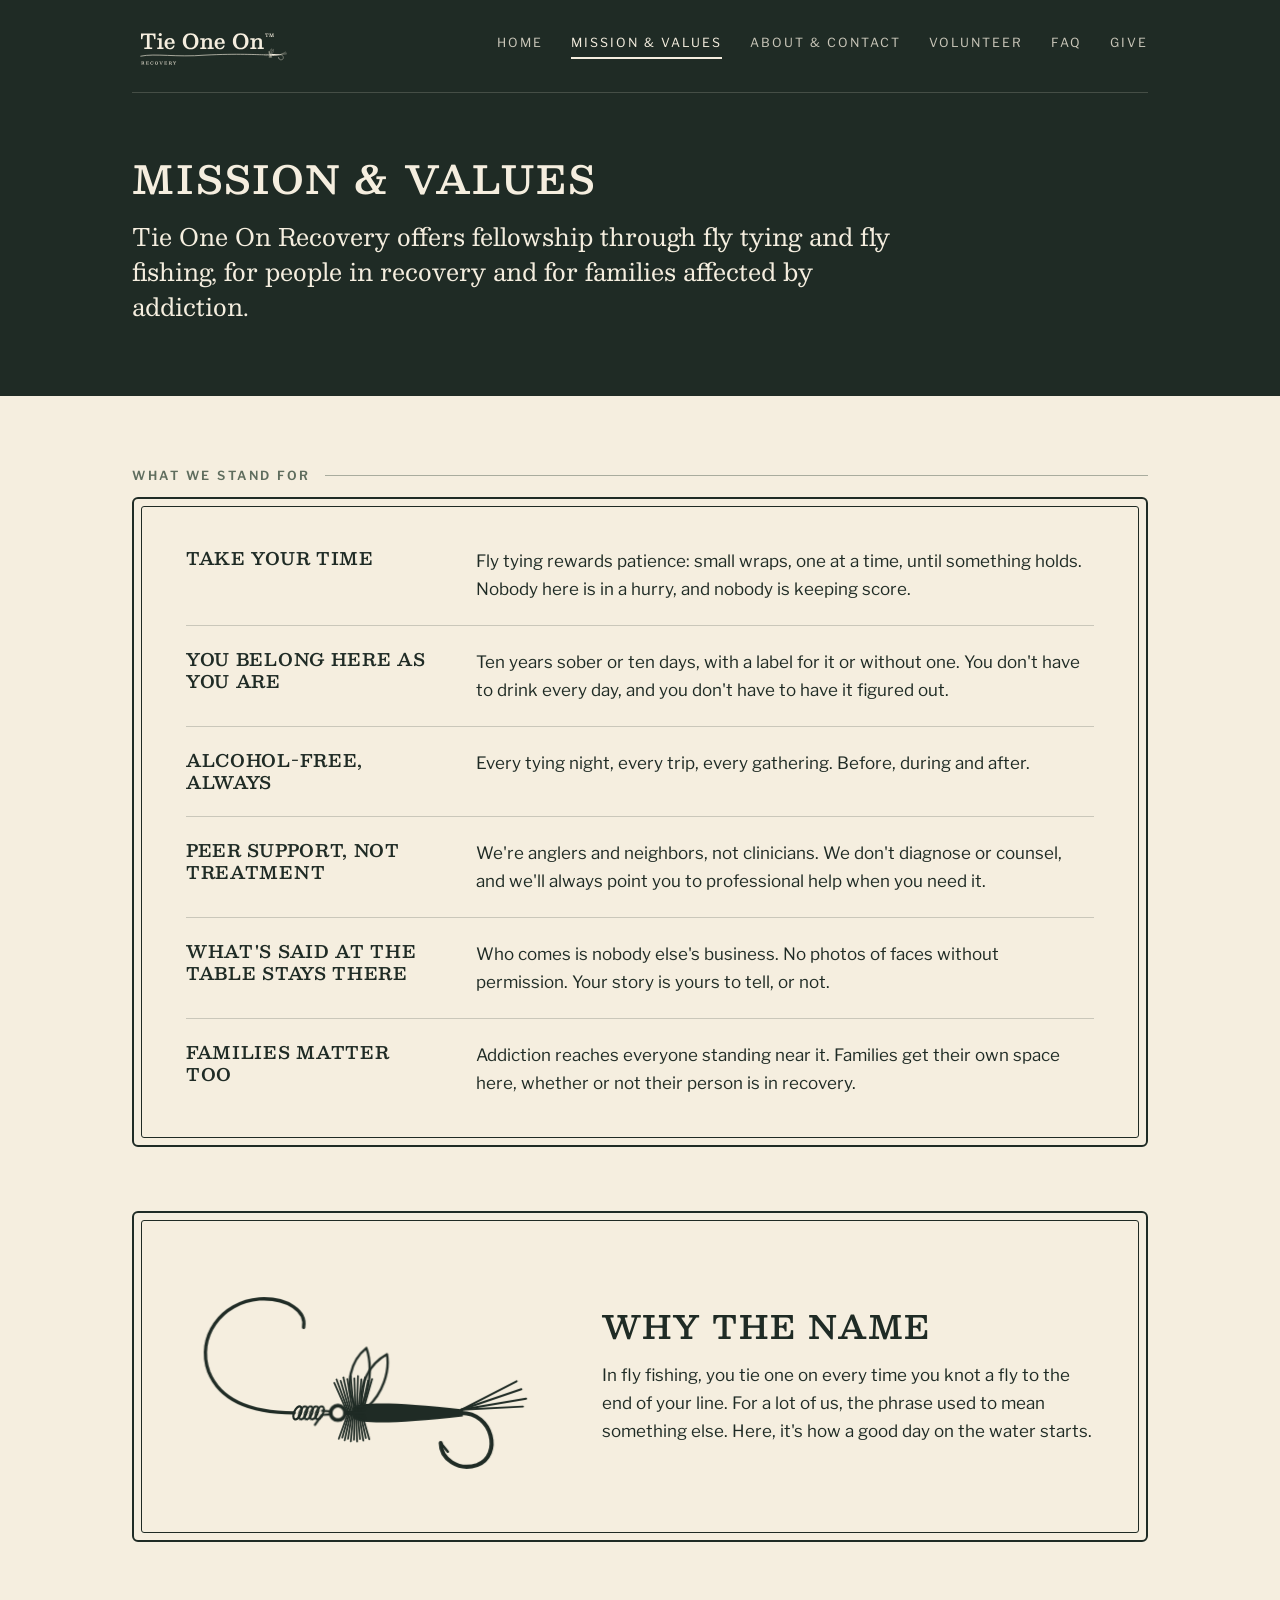
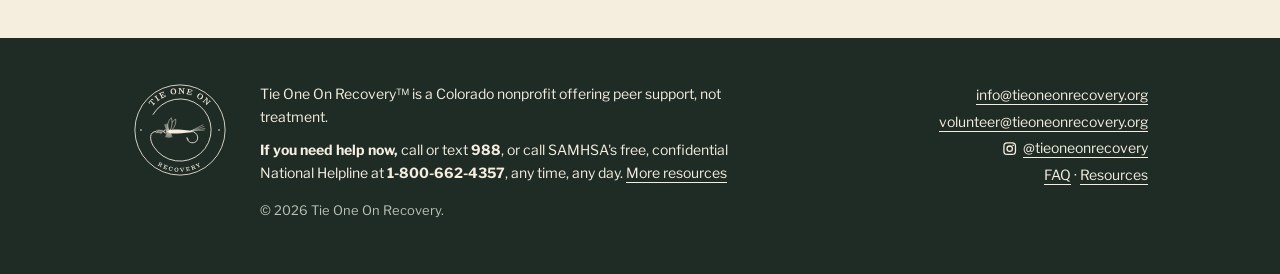
<file: mission.html>
<!DOCTYPE html>
<html lang="en">
<head>
<meta charset="utf-8">
<meta name="viewport" content="width=device-width, initial-scale=1">
<title>Mission & values · Tie One On Recovery</title>
<meta name="description" content="Free fly-tying nights for people in recovery and for families affected by addiction. A Colorado nonprofit.">
<meta property="og:title" content="Mission & values · Tie One On Recovery">
<meta property="og:description" content="Free fly-tying nights for people in recovery and for families affected by addiction. A Colorado nonprofit.">
<meta property="og:image" content="https://tieoneonrecovery.org/assets/link-preview.png">
<meta property="og:url" content="https://tieoneonrecovery.org/mission">
<meta property="og:type" content="website">
<link rel="icon" href="favicon.svg" type="image/svg+xml">
<link rel="icon" href="favicon.ico" sizes="48x48">
<link rel="apple-touch-icon" href="apple-touch-icon.png">
<link rel="stylesheet" href="styles.css">
</head>
<body>
<a class="skip" href="#main">Skip to content</a>
<div class="band">
  <div class="wrap">
    <header class="top">
      <a href="/" aria-label="Tie One On Recovery, home"><svg class="logo" xmlns="http://www.w3.org/2000/svg" viewBox="0 0 476 142" role="img" aria-label="Tie One On Recovery"><defs><mask id="ko1" maskUnits="userSpaceOnUse" x="-2000" y="-2000" width="6000" height="6000"><rect x="-2000" y="-2000" width="6000" height="6000" fill="#fff"/><g transform="translate(404.93,97) scale(0.44)"><path d="M15,-4 C13,-18 20,-31 31,-37 C33,-26 28,-12 19,-4 Z" fill="#000" stroke="none" stroke-width="1.5" stroke-linejoin="round"/></g></mask><mask id="ko2" maskUnits="userSpaceOnUse" x="-2000" y="-2000" width="6000" height="6000"><rect x="-2000" y="-2000" width="6000" height="6000" fill="#fff"/><g transform="translate(404.93,97) scale(0.44)"><path d="M11,-4 C4,-18 8,-33 18,-41 C22,-30 20,-14 15,-4 Z" fill="#000" stroke="none" stroke-width="1.5" stroke-linejoin="round"/></g></mask><mask id="ko3" maskUnits="userSpaceOnUse" x="-2000" y="-2000" width="6000" height="6000"><rect x="-2000" y="-2000" width="6000" height="6000" fill="#fff"/><g transform="translate(404.93,97) scale(0.44) rotate(24 -11.5 0)"><ellipse cx="-11.5" cy="0" rx="2.15" ry="4.4" fill="#000" stroke="none" stroke-width="1.35"/></g></mask><mask id="ko4" maskUnits="userSpaceOnUse" x="-2000" y="-2000" width="6000" height="6000"><rect x="-2000" y="-2000" width="6000" height="6000" fill="#fff"/><g transform="translate(404.93,97) scale(0.44) rotate(24 -15 0)"><ellipse cx="-15" cy="0" rx="2.15" ry="4.4" fill="#000" stroke="none" stroke-width="1.35"/></g></mask><mask id="ko5" maskUnits="userSpaceOnUse" x="-2000" y="-2000" width="6000" height="6000"><rect x="-2000" y="-2000" width="6000" height="6000" fill="#fff"/><g transform="translate(404.93,97) scale(0.44) rotate(24 -18.5 0)"><ellipse cx="-18.5" cy="0" rx="2.15" ry="4.4" fill="#000" stroke="none" stroke-width="1.35"/></g></mask><mask id="ko6" maskUnits="userSpaceOnUse" x="-2000" y="-2000" width="6000" height="6000"><rect x="-2000" y="-2000" width="6000" height="6000" fill="#fff"/><g transform="translate(404.93,97) scale(0.44) rotate(24 -22 0)"><ellipse cx="-22" cy="0" rx="2.15" ry="4.4" fill="#000" stroke="none" stroke-width="1.35"/></g></mask><mask id="ko7" maskUnits="userSpaceOnUse" x="-2000" y="-2000" width="6000" height="6000"><rect x="-2000" y="-2000" width="6000" height="6000" fill="#fff"/><g transform="translate(404.93,97) scale(0.44) rotate(24 -25.5 0)"><ellipse cx="-25.5" cy="0" rx="2.15" ry="4.4" fill="#000" stroke="none" stroke-width="1.35"/></g></mask></defs><g mask="url(#ko7)"><g mask="url(#ko6)"><g mask="url(#ko5)"><g mask="url(#ko4)"><g mask="url(#ko3)"><g mask="url(#ko2)"><g mask="url(#ko1)"><path d="M36.297333333333334 78.65066666666667Q36.297333333333334 79.57066666666667 36.57333333333334 79.78533333333334Q36.849333333333334 80.0 37.769333333333336 80.0H58.132Q59.02133333333333 80.0 59.45066666666666 79.78533333333334Q59.879999999999995 79.57066666666667 59.879999999999995 78.58933333333333V76.71866666666666Q59.879999999999995 75.768 59.64999999999999 75.46133333333333Q59.419999999999995 75.15466666666667 58.46933333333333 75.15466666666667H53.86933333333333Q52.64266666666666 75.15466666666667 52.36666666666666 74.80199999999999Q52.090666666666664 74.44933333333333 52.090666666666664 73.19200000000001V39.85733333333334Q52.090666666666664 39.06 52.30533333333333 38.79933333333334Q52.519999999999996 38.53866666666667 53.256 38.53866666666667H55.556Q59.266666666666666 38.53866666666667 61.336666666666666 39.489333333333335Q63.406666666666666 40.440000000000005 64.28066666666666 42.77066666666667Q65.15466666666666 45.101333333333336 65.24666666666667 49.24133333333333Q65.27733333333333 50.06933333333333 65.47666666666666 50.406666666666666Q65.67599999999999 50.744 66.62666666666667 50.744H68.22133333333333Q69.08 50.744 69.34066666666666 50.56Q69.60133333333333 50.376000000000005 69.60133333333333 49.548V35.44133333333333Q69.60133333333333 34.552 69.40199999999999 34.275999999999996Q69.20266666666666 34.0 68.344 34.0H27.986666666666665Q26.974666666666668 34.0 26.775333333333336 34.30666666666667Q26.576 34.61333333333334 26.576 35.656000000000006V49.272000000000006Q26.576 50.008 26.775333333333336 50.376000000000005Q26.974666666666668 50.744 27.772 50.744H29.489333333333335Q30.409333333333333 50.744 30.654666666666664 50.452666666666666Q30.9 50.16133333333333 30.930666666666667 49.333333333333336Q31.022666666666666 45.16266666666667 31.881333333333334 42.81666666666666Q32.74 40.470666666666666 34.81 39.504666666666665Q36.879999999999995 38.53866666666667 40.590666666666664 38.53866666666667H42.82933333333333Q43.596000000000004 38.53866666666667 43.84133333333334 38.79933333333334Q44.086666666666666 39.06 44.086666666666666 39.85733333333334V73.376Q44.086666666666666 74.54133333333333 43.78 74.848Q43.47333333333333 75.15466666666667 42.33866666666667 75.15466666666667H37.616Q36.879999999999995 75.15466666666667 36.58866666666667 75.36933333333334Q36.297333333333334 75.584 36.297333333333334 76.38133333333333ZM78.80133333333333 37.25066666666667Q78.80133333333333 39.244 80.212 40.501333333333335Q81.62266666666667 41.75866666666667 83.58533333333334 41.75866666666667Q85.57866666666666 41.75866666666667 86.974 40.501333333333335Q88.36933333333334 39.244 88.36933333333334 37.25066666666667Q88.36933333333334 35.22666666666667 86.974 33.98466666666667Q85.57866666666666 32.74266666666667 83.58533333333334 32.74266666666667Q81.62266666666667 32.74266666666667 80.212 33.98466666666667Q78.80133333333333 35.22666666666667 78.80133333333333 37.25066666666667ZM79.35333333333334 52.400000000000006Q80.028 52.400000000000006 80.028 53.16666666666667V74.90933333333334Q80.028 75.4 79.92066666666668 75.55333333333334Q79.81333333333333 75.70666666666666 79.292 75.70666666666666H75.45866666666667Q74.90666666666667 75.70666666666666 74.70733333333334 75.86Q74.50800000000001 76.01333333333334 74.50800000000001 76.62666666666667V79.264Q74.50800000000001 79.75466666666667 74.70733333333334 79.87733333333333Q74.90666666666667 80.0 75.39733333333334 80.0H92.50933333333333Q93.03066666666666 80.0 93.15333333333334 79.84666666666666Q93.27600000000001 79.69333333333333 93.27600000000001 79.20266666666667V76.35066666666667Q93.27600000000001 75.89066666666666 93.12266666666667 75.79866666666666Q92.96933333333334 75.70666666666666 92.50933333333333 75.70666666666666H88.4Q88.00133333333333 75.70666666666666 87.87866666666667 75.538Q87.756 75.36933333333333 87.756 74.97066666666667V48.75066666666667Q87.756 48.321333333333335 87.63333333333333 48.214Q87.51066666666667 48.10666666666667 87.112 48.10666666666667H75.30533333333334Q74.50800000000001 48.10666666666667 74.50800000000001 48.93466666666667V51.69466666666666Q74.50800000000001 52.15466666666667 74.63066666666667 52.27733333333334Q74.75333333333333 52.400000000000006 75.21333333333334 52.400000000000006ZM96.18933333333332 64.66666666666667Q96.18933333333332 68.96000000000001 97.93733333333333 72.64Q99.68533333333333 76.32 103.13533333333334 78.55866666666665Q106.58533333333332 80.79733333333333 111.67599999999999 80.79733333333333Q115.57066666666665 80.79733333333333 118.46866666666665 79.50933333333333Q121.36666666666666 78.22133333333333 123.268 75.82933333333332Q125.16933333333333 73.43733333333333 126.05866666666665 70.064Q126.15066666666667 69.696 126.01266666666666 69.54266666666666Q125.87466666666666 69.38933333333333 125.35333333333332 69.38933333333333H122.16399999999999Q121.67333333333332 69.38933333333333 121.53533333333331 69.58866666666665Q121.39733333333332 69.788 121.244 70.12533333333333Q120.07866666666666 73.19200000000001 117.94733333333332 75.00133333333333Q115.81599999999999 76.81066666666666 112.59599999999999 76.81066666666666Q109.744 76.81066666666666 107.996 75.24666666666667Q106.24799999999999 73.68266666666666 105.466 71.122Q104.684 68.56133333333334 104.62266666666666 65.52533333333334Q104.62266666666666 65.004 104.80666666666666 64.82Q104.99066666666666 64.636 105.54266666666666 64.636H125.29199999999999Q125.93599999999999 64.636 126.15066666666667 64.46733333333333Q126.36533333333333 64.29866666666666 126.36533333333333 63.65466666666667Q126.36533333333333 61.53866666666667 125.96666666666665 59.254000000000005Q125.56799999999998 56.96933333333334 124.63266666666665 54.85333333333334Q123.69733333333332 52.73733333333334 122.05666666666666 51.02Q120.416 49.30266666666667 117.978 48.306Q115.53999999999999 47.309333333333335 112.10533333333333 47.309333333333335Q106.8 47.309333333333335 103.258 49.60933333333334Q99.716 51.909333333333336 97.95266666666666 55.83466666666667Q96.18933333333332 59.760000000000005 96.18933333333332 64.66666666666667ZM105.604 60.894666666666666Q104.96 60.894666666666666 104.83733333333333 60.726Q104.71466666666666 60.55733333333333 104.74533333333332 60.00533333333333Q104.80666666666666 57.797333333333334 105.60399999999998 55.742666666666665Q106.40133333333333 53.688 107.996 52.354Q109.59066666666666 51.02 111.98266666666666 51.02Q113.60799999999999 51.02 114.77333333333333 51.909333333333336Q115.93866666666666 52.79866666666667 116.70533333333333 54.224666666666664Q117.472 55.650666666666666 117.84 57.245333333333335Q118.208 58.84 118.23866666666666 60.312Q118.26933333333332 60.71066666666667 118.13133333333332 60.80266666666667Q117.99333333333333 60.894666666666666 117.38 60.894666666666666ZM150.25466666666665 57.0Q150.25466666666665 62.029333333333334 151.84933333333333 66.35333333333334Q153.444 70.67733333333334 156.43399999999997 73.928Q159.42399999999998 77.17866666666667 163.73266666666666 78.988Q168.0413333333333 80.79733333333333 173.43866666666665 80.79733333333333Q178.62133333333333 80.79733333333333 182.86866666666666 78.988Q187.11599999999999 77.17866666666667 190.19799999999998 73.928Q193.27999999999997 70.67733333333334 194.9513333333333 66.35333333333334Q196.62266666666665 62.029333333333334 196.62266666666665 57.0Q196.62266666666665 51.97066666666667 195.02799999999996 47.646666666666675Q193.4333333333333 43.32266666666667 190.428 40.072Q187.42266666666666 36.821333333333335 183.1293333333333 35.012Q178.83599999999998 33.20266666666667 173.43866666666665 33.20266666666667Q168.0413333333333 33.20266666666667 163.73266666666666 35.012Q159.42399999999998 36.821333333333335 156.43399999999997 40.072Q153.444 43.32266666666667 151.84933333333333 47.646666666666675Q150.25466666666665 51.97066666666667 150.25466666666665 57.0ZM159.97599999999997 57.0Q159.97599999999997 52.92133333333334 160.74266666666665 49.44066666666667Q161.5093333333333 45.96 163.11933333333332 43.32266666666666Q164.7293333333333 40.68533333333333 167.28999999999996 39.21333333333334Q169.85066666666665 37.74133333333334 173.43866666666665 37.74133333333334Q177.02666666666664 37.74133333333334 179.5873333333333 39.21333333333334Q182.14799999999997 40.68533333333333 183.75799999999998 43.32266666666666Q185.36799999999997 45.96 186.13466666666665 49.44066666666667Q186.9013333333333 52.92133333333334 186.9013333333333 57.0Q186.9013333333333 61.048 186.22666666666663 64.54400000000001Q185.55199999999996 68.04 183.98799999999997 70.67733333333334Q182.42399999999998 73.31466666666667 179.83266666666663 74.78666666666666Q177.2413333333333 76.25866666666667 173.43866666666665 76.25866666666667Q169.85066666666665 76.25866666666667 167.28999999999996 74.78666666666666Q164.7293333333333 73.31466666666667 163.11933333333332 70.67733333333334Q161.5093333333333 68.04 160.74266666666665 64.54400000000001Q159.97599999999997 61.048 159.97599999999997 57.0ZM206.43599999999998 52.400000000000006Q206.9573333333333 52.400000000000006 207.17199999999997 52.538000000000004Q207.38666666666666 52.676 207.38666666666666 53.19733333333333V74.72533333333334Q207.38666666666666 75.4 207.1413333333333 75.55333333333334Q206.896 75.70666666666666 206.19066666666666 75.70666666666666H203.00133333333332Q202.35733333333332 75.70666666666666 202.11199999999997 75.89066666666668Q201.86666666666665 76.07466666666667 201.86666666666665 76.78V78.92666666666666Q201.86666666666665 79.57066666666667 202.00466666666665 79.78533333333334Q202.14266666666666 80.0 202.75599999999997 80.0H218.82533333333333Q219.408 80.0 219.63799999999998 79.816Q219.868 79.632 219.868 79.01866666666666V76.78Q219.868 76.07466666666667 219.63799999999998 75.89066666666668Q219.408 75.70666666666666 218.76399999999998 75.70666666666666H216.34133333333332Q215.6053333333333 75.70666666666666 215.34466666666663 75.43066666666667Q215.08399999999997 75.15466666666667 215.08399999999997 74.48V62.64266666666667Q215.08399999999997 59.484 216.188 57.06133333333334Q217.29199999999997 54.638666666666666 219.224 53.274Q221.15599999999998 51.909333333333336 223.60933333333332 51.909333333333336Q226.18533333333332 51.909333333333336 227.36599999999999 53.458Q228.54666666666665 55.00666666666667 228.54666666666665 58.13466666666667V74.51066666666667Q228.54666666666665 75.30799999999999 228.30133333333333 75.50733333333332Q228.05599999999998 75.70666666666666 227.28933333333333 75.70666666666666H224.59066666666666Q224.00799999999998 75.70666666666666 223.86999999999998 75.952Q223.73199999999997 76.19733333333333 223.73199999999997 76.74933333333334V78.92666666666666Q223.73199999999997 79.50933333333333 223.85466666666665 79.75466666666667Q223.97733333333332 80.0 224.59066666666666 80.0H240.56799999999998Q241.2733333333333 80.0 241.51866666666666 79.862Q241.76399999999998 79.724 241.76399999999998 79.04933333333334V76.688Q241.76399999999998 76.136 241.59533333333331 75.92133333333334Q241.42666666666665 75.70666666666666 240.87466666666666 75.70666666666666H237.47066666666666Q236.64266666666666 75.70666666666666 236.44333333333333 75.446Q236.24399999999997 75.18533333333333 236.24399999999997 74.35733333333333V57.368Q236.24399999999997 54.08666666666667 235.26266666666663 51.848000000000006Q234.28133333333332 49.60933333333334 232.012 48.45933333333333Q229.74266666666665 47.309333333333335 225.94 47.309333333333335Q221.98399999999998 47.309333333333335 219.53066666666666 48.919333333333334Q217.0773333333333 50.529333333333334 215.54399999999998 52.82933333333334Q215.11466666666666 53.38133333333333 214.9153333333333 53.366Q214.71599999999998 53.35066666666667 214.71599999999998 52.15466666666667V49.30266666666667Q214.71599999999998 48.72 214.42466666666667 48.413333333333334Q214.13333333333333 48.10666666666667 213.55066666666664 48.10666666666667H202.87866666666665Q202.35733333333332 48.10666666666667 202.11199999999997 48.306000000000004Q201.86666666666665 48.50533333333334 201.86666666666665 49.088V51.388000000000005Q201.86666666666665 51.97066666666667 202.01999999999998 52.18533333333334Q202.17333333333332 52.400000000000006 202.75599999999997 52.400000000000006ZM244.3093333333333 64.66666666666667Q244.3093333333333 68.96000000000001 246.0573333333333 72.64Q247.80533333333332 76.32 251.25533333333334 78.55866666666665Q254.70533333333333 80.79733333333333 259.796 80.79733333333333Q263.69066666666663 80.79733333333333 266.58866666666665 79.50933333333333Q269.4866666666667 78.22133333333333 271.38800000000003 75.82933333333332Q273.28933333333333 73.43733333333333 274.17866666666663 70.064Q274.27066666666667 69.696 274.13266666666664 69.54266666666666Q273.99466666666666 69.38933333333333 273.4733333333333 69.38933333333333H270.284Q269.7933333333333 69.38933333333333 269.6553333333333 69.58866666666665Q269.51733333333334 69.788 269.364 70.12533333333333Q268.19866666666667 73.19200000000001 266.0673333333333 75.00133333333333Q263.936 76.81066666666666 260.716 76.81066666666666Q257.864 76.81066666666666 256.116 75.24666666666667Q254.368 73.68266666666666 253.58599999999998 71.122Q252.80399999999997 68.56133333333334 252.74266666666665 65.52533333333334Q252.74266666666665 65.004 252.92666666666665 64.82Q253.11066666666665 64.636 253.66266666666664 64.636H273.412Q274.056 64.636 274.27066666666667 64.46733333333333Q274.4853333333333 64.29866666666666 274.4853333333333 63.65466666666667Q274.4853333333333 61.53866666666667 274.08666666666664 59.254000000000005Q273.688 56.96933333333334 272.75266666666664 54.85333333333334Q271.8173333333333 52.73733333333334 270.1766666666666 51.02Q268.536 49.30266666666667 266.09799999999996 48.306Q263.65999999999997 47.309333333333335 260.2253333333333 47.309333333333335Q254.92 47.309333333333335 251.378 49.60933333333334Q247.83599999999998 51.909333333333336 246.07266666666663 55.83466666666667Q244.3093333333333 59.760000000000005 244.3093333333333 64.66666666666667ZM253.724 60.894666666666666Q253.07999999999998 60.894666666666666 252.95733333333334 60.726Q252.83466666666666 60.55733333333333 252.86533333333333 60.00533333333333Q252.92666666666665 57.797333333333334 253.724 55.742666666666665Q254.5213333333333 53.688 256.116 52.354Q257.71066666666667 51.02 260.10266666666666 51.02Q261.728 51.02 262.8933333333333 51.909333333333336Q264.0586666666666 52.79866666666667 264.82533333333333 54.224666666666664Q265.592 55.650666666666666 265.96 57.245333333333335Q266.328 58.84 266.35866666666664 60.312Q266.3893333333333 60.71066666666667 266.2513333333333 60.80266666666667Q266.11333333333334 60.894666666666666 265.5 60.894666666666666ZM298.37466666666666 57.0Q298.37466666666666 62.029333333333334 299.96933333333334 66.35333333333334Q301.56399999999996 70.67733333333334 304.554 73.928Q307.544 77.17866666666667 311.85266666666666 78.988Q316.1613333333333 80.79733333333333 321.5586666666666 80.79733333333333Q326.74133333333333 80.79733333333333 330.98866666666663 78.988Q335.236 77.17866666666667 338.318 73.928Q341.4 70.67733333333334 343.0713333333333 66.35333333333334Q344.74266666666665 62.029333333333334 344.74266666666665 57.0Q344.74266666666665 51.97066666666667 343.14799999999997 47.646666666666675Q341.5533333333333 43.32266666666667 338.548 40.072Q335.54266666666666 36.821333333333335 331.2493333333333 35.012Q326.95599999999996 33.20266666666667 321.5586666666666 33.20266666666667Q316.1613333333333 33.20266666666667 311.85266666666666 35.012Q307.544 36.821333333333335 304.554 40.072Q301.56399999999996 43.32266666666667 299.96933333333334 47.646666666666675Q298.37466666666666 51.97066666666667 298.37466666666666 57.0ZM308.096 57.0Q308.096 52.92133333333334 308.86266666666666 49.44066666666667Q309.6293333333333 45.96 311.2393333333333 43.32266666666666Q312.84933333333333 40.68533333333333 315.40999999999997 39.21333333333334Q317.97066666666666 37.74133333333334 321.5586666666666 37.74133333333334Q325.14666666666665 37.74133333333334 327.7073333333333 39.21333333333334Q330.268 40.68533333333333 331.878 43.32266666666666Q333.488 45.96 334.25466666666665 49.44066666666667Q335.0213333333333 52.92133333333334 335.0213333333333 57.0Q335.0213333333333 61.048 334.34666666666664 64.54400000000001Q333.67199999999997 68.04 332.10799999999995 70.67733333333334Q330.544 73.31466666666667 327.9526666666667 74.78666666666666Q325.36133333333333 76.25866666666667 321.5586666666666 76.25866666666667Q317.97066666666666 76.25866666666667 315.40999999999997 74.78666666666666Q312.84933333333333 73.31466666666667 311.2393333333333 70.67733333333334Q309.6293333333333 68.04 308.86266666666666 64.54400000000001Q308.096 61.048 308.096 57.0ZM354.556 52.400000000000006Q355.07733333333334 52.400000000000006 355.29200000000003 52.538000000000004Q355.50666666666666 52.676 355.50666666666666 53.19733333333333V74.72533333333334Q355.50666666666666 75.4 355.2613333333333 75.55333333333334Q355.01599999999996 75.70666666666666 354.31066666666663 75.70666666666666H351.1213333333333Q350.4773333333333 75.70666666666666 350.23199999999997 75.89066666666668Q349.9866666666667 76.07466666666667 349.9866666666667 76.78V78.92666666666666Q349.9866666666667 79.57066666666667 350.12466666666666 79.78533333333334Q350.26266666666663 80.0 350.876 80.0H366.94533333333334Q367.52799999999996 80.0 367.758 79.816Q367.988 79.632 367.988 79.01866666666666V76.78Q367.988 76.07466666666667 367.758 75.89066666666668Q367.52799999999996 75.70666666666666 366.884 75.70666666666666H364.4613333333333Q363.7253333333333 75.70666666666666 363.46466666666663 75.43066666666667Q363.204 75.15466666666667 363.204 74.48V62.64266666666667Q363.204 59.484 364.308 57.06133333333334Q365.412 54.638666666666666 367.344 53.274Q369.276 51.909333333333336 371.72933333333333 51.909333333333336Q374.30533333333335 51.909333333333336 375.486 53.458Q376.66666666666663 55.00666666666667 376.66666666666663 58.13466666666667V74.51066666666667Q376.66666666666663 75.30799999999999 376.42133333333334 75.50733333333332Q376.176 75.70666666666666 375.40933333333334 75.70666666666666H372.71066666666667Q372.128 75.70666666666666 371.99 75.952Q371.852 76.19733333333333 371.852 76.74933333333334V78.92666666666666Q371.852 79.50933333333333 371.9746666666666 79.75466666666667Q372.0973333333333 80.0 372.71066666666667 80.0H388.688Q389.3933333333333 80.0 389.63866666666667 79.862Q389.884 79.724 389.884 79.04933333333334V76.688Q389.884 76.136 389.7153333333333 75.92133333333334Q389.5466666666666 75.70666666666666 388.99466666666666 75.70666666666666H385.59066666666666Q384.76266666666663 75.70666666666666 384.5633333333333 75.446Q384.364 75.18533333333333 384.364 74.35733333333333V57.368Q384.364 54.08666666666667 383.38266666666664 51.848000000000006Q382.4013333333333 49.60933333333334 380.13199999999995 48.45933333333333Q377.86266666666666 47.309333333333335 374.06 47.309333333333335Q370.104 47.309333333333335 367.65066666666667 48.919333333333334Q365.19733333333335 50.529333333333334 363.664 52.82933333333334Q363.23466666666667 53.38133333333333 363.03533333333337 53.366Q362.836 53.35066666666667 362.836 52.15466666666667V49.30266666666667Q362.836 48.72 362.54466666666667 48.413333333333334Q362.25333333333333 48.10666666666667 361.67066666666665 48.10666666666667H350.9986666666667Q350.4773333333333 48.10666666666667 350.23199999999997 48.306000000000004Q349.9866666666667 48.50533333333334 349.9866666666667 49.088V51.388000000000005Q349.9866666666667 51.97066666666667 350.14 52.18533333333334Q350.29333333333335 52.400000000000006 350.876 52.400000000000006Z" fill="#f5eedf"/><path d="M30.68 120.92773333333334Q30.483733333333333 120.92773333333334 30.4132 120.88786666666667Q30.342666666666666 120.848 30.342666666666666 120.63946666666666V117.98373333333333Q30.342666666666666 117.7936 30.397866666666665 117.75066666666666Q30.453066666666665 117.70773333333334 30.63093333333333 117.70773333333334H32.440266666666666Q32.88186666666667 117.70773333333334 33.25906666666667 117.88866666666667Q33.636266666666664 118.06960000000001 33.8724 118.43146666666667Q34.108533333333334 118.79333333333334 34.108533333333334 119.32693333333333Q34.108533333333334 119.86053333333334 33.8724 120.21626666666667Q33.636266666666664 120.572 33.25906666666667 120.74986666666666Q32.88186666666667 120.92773333333334 32.440266666666666 120.92773333333334ZM36.31653333333333 126.0Q36.4576 126.0 36.50666666666667 125.96013333333333Q36.555733333333336 125.92026666666666 36.555733333333336 125.76693333333333V125.30693333333333Q36.555733333333336 125.1536 36.50053333333334 125.12293333333332Q36.44533333333333 125.09226666666666 36.30426666666666 125.09226666666666H35.924Q35.641866666666665 125.09226666666666 35.5284 124.89906666666667Q35.41493333333333 124.70586666666667 35.38733333333333 124.38693333333333Q35.35973333333333 124.068 35.34133333333333 123.6816Q35.32293333333333 123.2952 35.23093333333333 122.90266666666666Q35.138933333333334 122.51013333333333 34.89666666666666 122.16973333333334Q34.654399999999995 121.82933333333334 34.176 121.60853333333333Q34.016533333333335 121.54106666666667 34.034933333333335 121.45519999999999Q34.053333333333335 121.36933333333333 34.21893333333333 121.32026666666667Q35.04693333333333 121.06266666666667 35.39346666666666 120.5352Q35.739999999999995 120.00773333333333 35.739999999999995 119.2656Q35.739999999999995 118.548 35.40266666666666 117.98986666666667Q35.065333333333335 117.43173333333334 34.33853333333333 117.11586666666668Q33.61173333333333 116.8 32.440266666666666 116.8H27.644Q27.509066666666666 116.8 27.46613333333333 116.846Q27.4232 116.892 27.4232 117.0392V117.49306666666666Q27.4232 117.6096 27.4784 117.65866666666668Q27.5336 117.70773333333334 27.650133333333333 117.70773333333334H28.557866666666666Q28.705066666666667 117.70773333333334 28.738799999999998 117.766Q28.77253333333333 117.82426666666667 28.77253333333333 117.96533333333333V124.804Q28.77253333333333 124.988 28.717333333333332 125.04013333333333Q28.662133333333333 125.09226666666666 28.465866666666667 125.09226666666666H27.7176Q27.527466666666665 125.09226666666666 27.47533333333333 125.13826666666667Q27.4232 125.18426666666667 27.4232 125.38053333333333V125.73013333333333Q27.4232 125.90186666666666 27.46613333333333 125.95093333333332Q27.509066666666666 126.0 27.668533333333333 126.0H31.366933333333332Q31.5448 126.0 31.6184 125.95400000000001Q31.692 125.908 31.692 125.71786666666667V125.3376Q31.692 125.18426666666667 31.6552 125.13826666666667Q31.6184 125.09226666666666 31.4712 125.09226666666666H30.600266666666666Q30.434666666666665 125.09226666666666 30.388666666666666 125.03399999999999Q30.342666666666666 124.97573333333334 30.342666666666666 124.8224V122.14213333333333Q30.342666666666666 121.93973333333334 30.404 121.906Q30.465333333333334 121.87226666666666 30.6616 121.87226666666666H32.1336Q32.73466666666667 121.87226666666666 33.0536 122.09613333333333Q33.37253333333333 122.32 33.516666666666666 122.68799999999999Q33.6608 123.056 33.70986666666667 123.49453333333332Q33.75893333333333 123.93306666666666 33.81106666666666 124.37466666666666Q33.8632 124.81626666666666 34.010400000000004 125.18426666666667Q34.1576 125.55226666666667 34.4888 125.77613333333333Q34.82 126.0 35.43333333333333 126.0ZM42.051199999999994 117.70773333333334Q42.23519999999999 117.70773333333334 42.29039999999999 117.74146666666667Q42.3456 117.7752 42.3456 117.9592V124.77333333333334Q42.3456 124.988 42.29653333333333 125.04013333333333Q42.24746666666666 125.09226666666666 42.026666666666664 125.09226666666666H41.21706666666666Q41.08826666666666 125.09226666666666 41.04226666666666 125.1168Q40.99626666666666 125.14133333333334 40.99626666666666 125.27013333333333V125.7792Q40.99626666666666 125.93866666666666 41.054533333333325 125.96933333333334Q41.11279999999999 126.0 41.25386666666666 126.0H49.16586666666666Q49.306933333333326 126.0 49.34373333333333 125.9632Q49.38053333333333 125.9264 49.38053333333333 125.78533333333333V122.88426666666666Q49.38053333333333 122.7432 49.331466666666664 122.7064Q49.282399999999996 122.6696 49.14133333333333 122.6696H48.71813333333333Q48.60159999999999 122.6696 48.56786666666666 122.71253333333334Q48.53413333333333 122.75546666666666 48.53413333333333 122.90266666666666Q48.52186666666666 123.74293333333334 48.340933333333325 124.22133333333333Q48.16 124.69973333333333 47.72146666666666 124.89599999999999Q47.282933333333325 125.09226666666666 46.47946666666666 125.09226666666666H44.20399999999999Q44.01386666666666 125.09226666666666 43.9648 125.0524Q43.91573333333333 125.01253333333334 43.91573333333333 124.82853333333334V121.90293333333334Q43.91573333333333 121.7312 43.96173333333333 121.66986666666666Q44.00773333333333 121.60853333333333 44.16106666666666 121.60853333333333H44.78666666666666Q45.22213333333333 121.60853333333333 45.5104 121.77413333333334Q45.79866666666666 121.93973333333334 45.95813333333333 122.2188Q46.117599999999996 122.49786666666667 46.154399999999995 122.84133333333334Q46.172799999999995 122.9824 46.21573333333333 123.0284Q46.25866666666666 123.0744 46.34453333333333 123.0744H46.65733333333333Q46.798399999999994 123.0744 46.83213333333333 123.02533333333332Q46.86586666666666 122.97626666666666 46.86586666666666 122.82293333333334V119.73786666666666Q46.86586666666666 119.60906666666666 46.822933333333324 119.5692Q46.779999999999994 119.52933333333334 46.651199999999996 119.52933333333334H46.33839999999999Q46.234133333333325 119.52933333333334 46.20346666666666 119.57533333333333Q46.172799999999995 119.62133333333334 46.160533333333326 119.744Q46.11146666666666 120.2592 45.78026666666666 120.59653333333333Q45.44906666666666 120.93386666666666 44.77439999999999 120.93386666666666H44.130399999999995Q43.9832 120.93386666666666 43.949466666666666 120.8664Q43.91573333333333 120.79893333333334 43.91573333333333 120.63946666666666V117.9776Q43.91573333333333 117.79973333333334 43.97706666666666 117.75373333333334Q44.038399999999996 117.70773333333334 44.20399999999999 117.70773333333334H46.60213333333333Q47.282933333333325 117.70773333333334 47.66933333333333 117.88560000000001Q48.05573333333333 118.06346666666667 48.224399999999996 118.4836Q48.39306666666666 118.90373333333334 48.41146666666666 119.62133333333334Q48.41759999999999 119.73786666666666 48.44519999999999 119.79613333333333Q48.47279999999999 119.8544 48.60773333333333 119.8544H49.06773333333333Q49.23333333333333 119.8544 49.245599999999996 119.81146666666666Q49.25786666666666 119.76853333333334 49.25786666666666 119.6152V117.09440000000001Q49.25786666666666 116.892 49.20266666666666 116.846Q49.14746666666666 116.8 48.94506666666666 116.8H41.23546666666666Q41.08826666666666 116.8 41.04226666666666 116.84293333333333Q40.99626666666666 116.88586666666667 40.99626666666666 117.04533333333333V117.43786666666666Q40.99626666666666 117.5912 41.03306666666666 117.64946666666667Q41.06986666666666 117.70773333333334 41.22933333333333 117.70773333333334ZM54.28106666666666 121.4Q54.28106666666666 122.4488 54.618399999999994 123.31973333333335Q54.95573333333333 124.19066666666667 55.578266666666664 124.82546666666667Q56.200799999999994 125.46026666666667 57.05333333333333 125.80680000000001Q57.90586666666666 126.15333333333334 58.93013333333332 126.15333333333334Q60.19359999999999 126.15333333333334 61.09519999999999 125.678Q61.99679999999999 125.20266666666667 62.51199999999999 124.3808Q63.02719999999999 123.55893333333333 63.113066666666654 122.51626666666667Q63.12533333333332 122.4304 63.088533333333324 122.40586666666667Q63.051733333333324 122.38133333333333 62.941333333333326 122.38133333333333H62.32799999999999Q62.22986666666666 122.38133333333333 62.19306666666666 122.41813333333333Q62.15626666666666 122.45493333333333 62.13786666666666 122.55306666666667Q62.045866666666655 123.24613333333333 61.65946666666666 123.85333333333332Q61.27306666666666 124.46053333333333 60.62293333333332 124.83466666666666Q59.97279999999999 125.2088 59.08346666666666 125.2088Q58.10213333333333 125.2088 57.43973333333332 124.71813333333333Q56.777333333333324 124.22746666666667 56.44306666666666 123.36573333333334Q56.108799999999995 122.504 56.108799999999995 121.4Q56.108799999999995 120.296 56.46453333333333 119.42813333333334Q56.82026666666666 118.56026666666666 57.50106666666666 118.0604Q58.18186666666666 117.56053333333334 59.14479999999999 117.56053333333334Q59.942133333333324 117.56053333333334 60.53399999999999 117.87946666666667Q61.12586666666666 118.1984 61.49386666666666 118.71360000000001Q61.86186666666666 119.2288 61.972266666666656 119.81146666666666Q61.99679999999999 119.928 62.01826666666666 119.97093333333333Q62.039733333333324 120.01386666666667 62.18079999999999 120.01386666666667H62.77573333333333Q62.898399999999995 120.01386666666667 62.935199999999995 119.98013333333333Q62.971999999999994 119.9464 62.971999999999994 119.82986666666667V116.9104Q62.971999999999994 116.8 62.94746666666666 116.76933333333332Q62.922933333333326 116.73866666666666 62.80639999999999 116.73866666666666H62.35253333333333Q62.24826666666666 116.73866666666666 62.22373333333333 116.76013333333333Q62.19919999999999 116.7816 62.16853333333333 116.8552L61.923199999999994 117.5912Q61.849599999999995 117.76906666666667 61.794399999999996 117.78133333333334Q61.73919999999999 117.7936 61.62266666666666 117.6832Q61.17493333333333 117.23546666666667 60.53093333333332 116.94106666666667Q59.886933333333324 116.64666666666668 59.05279999999999 116.64666666666668Q58.07759999999999 116.64666666666668 57.215866666666656 117.00240000000001Q56.35413333333332 117.35813333333334 55.691733333333325 117.99906666666666Q55.02933333333333 118.64 54.655199999999994 119.50786666666667Q54.28106666666666 120.37573333333333 54.28106666666666 121.4ZM67.89093333333334 121.4Q67.89093333333334 122.40586666666667 68.20373333333333 123.2676Q68.51653333333334 124.12933333333334 69.11146666666667 124.77946666666666Q69.7064 125.4296 70.55893333333333 125.79146666666666Q71.41146666666667 126.15333333333334 72.47866666666667 126.15333333333334Q73.50293333333333 126.15333333333334 74.34626666666666 125.79146666666666Q75.1896 125.4296 75.79986666666667 124.77946666666666Q76.41013333333333 124.12933333333334 76.73826666666668 123.2676Q77.0664 122.40586666666667 77.0664 121.4Q77.0664 120.39413333333333 76.7536 119.5324Q76.4408 118.67066666666666 75.84586666666667 118.02053333333333Q75.25093333333334 117.3704 74.39840000000001 117.00853333333333Q73.54586666666667 116.64666666666668 72.47866666666667 116.64666666666668Q71.41146666666667 116.64666666666668 70.55893333333333 117.00853333333333Q69.7064 117.3704 69.11146666666667 118.02053333333333Q68.51653333333334 118.67066666666666 68.20373333333333 119.5324Q67.89093333333334 120.39413333333333 67.89093333333334 121.4ZM69.71866666666666 121.4Q69.71866666666666 120.58426666666666 69.87506666666667 119.87586666666667Q70.03146666666667 119.16746666666667 70.36266666666667 118.6308Q70.69386666666666 118.09413333333333 71.21826666666666 117.7936Q71.74266666666666 117.49306666666666 72.47866666666667 117.49306666666666Q73.21466666666667 117.49306666666666 73.73906666666667 117.7936Q74.26346666666667 118.09413333333333 74.5916 118.6308Q74.91973333333334 119.16746666666667 75.07920000000001 119.87586666666667Q75.23866666666667 120.58426666666666 75.23866666666667 121.4Q75.23866666666667 122.2096 75.0976 122.92106666666666Q74.95653333333334 123.63253333333333 74.6376 124.16919999999999Q74.31866666666667 124.70586666666667 73.78813333333333 125.0064Q73.2576 125.30693333333333 72.47866666666667 125.30693333333333Q71.74266666666666 125.30693333333333 71.21826666666666 125.0064Q70.69386666666666 124.70586666666667 70.36266666666667 124.16919999999999Q70.03146666666667 123.63253333333333 69.87506666666667 122.92106666666666Q69.71866666666666 122.2096 69.71866666666666 121.4ZM86.6344 123.7184Q86.52399999999999 123.98213333333334 86.44733333333332 124.08333333333334Q86.37066666666666 124.18453333333333 86.3032 124.14466666666667Q86.23573333333333 124.1048 86.15599999999999 123.93613333333333Q86.07626666666665 123.76746666666666 85.95973333333333 123.48533333333333L83.764 118.00826666666667Q83.70266666666666 117.84266666666667 83.73946666666666 117.77520000000001Q83.77626666666666 117.70773333333334 84.02159999999999 117.70773333333334H84.70853333333332Q84.89866666666666 117.70773333333334 84.94773333333333 117.65559999999999Q84.9968 117.60346666666666 84.9968 117.4072V117.09440000000001Q84.9968 116.91653333333333 84.96 116.85826666666667Q84.9232 116.8 84.7576 116.8H80.7464Q80.5808 116.8 80.53479999999999 116.84293333333333Q80.4888 116.88586666666667 80.4888 117.05146666666667V117.43786666666666Q80.4888 117.5912 80.52253333333333 117.64946666666667Q80.55626666666666 117.70773333333334 80.7096 117.70773333333334H81.61733333333332Q81.81973333333333 117.70773333333334 81.86573333333334 117.74146666666667Q81.91173333333333 117.7752 81.96693333333333 117.91626666666667L85.33413333333333 125.9264Q85.39546666666666 126.0736 85.47213333333332 126.1288Q85.54879999999999 126.184 85.7696 126.184H86.27253333333333Q86.41359999999999 126.184 86.48106666666666 126.15026666666667Q86.54853333333332 126.11653333333334 86.58533333333332 126.05213333333333Q86.62213333333332 125.98773333333334 86.65279999999998 125.89573333333334L89.9648 117.98373333333333Q90.02613333333332 117.83653333333334 90.09359999999998 117.77213333333333Q90.16106666666666 117.70773333333334 90.37573333333333 117.70773333333334H91.13013333333332Q91.25893333333332 117.70773333333334 91.29266666666666 117.65559999999999Q91.32639999999999 117.60346666666666 91.32639999999999 117.4808V117.05146666666667Q91.32639999999999 116.89813333333333 91.28346666666667 116.84906666666666Q91.24053333333333 116.8 91.09333333333332 116.8H87.9592Q87.81813333333332 116.8 87.78133333333332 116.846Q87.74453333333332 116.892 87.74453333333332 117.0392V117.4992Q87.74453333333332 117.63413333333334 87.79053333333331 117.67093333333334Q87.83653333333332 117.70773333333334 87.98373333333332 117.70773333333334H88.72586666666666Q88.98346666666666 117.70773333333334 89.03559999999999 117.7568Q89.08773333333332 117.80586666666667 89.01413333333332 117.9776ZM96.46613333333333 117.70773333333334Q96.65013333333333 117.70773333333334 96.70533333333333 117.74146666666667Q96.76053333333333 117.7752 96.76053333333333 117.9592V124.77333333333334Q96.76053333333333 124.988 96.71146666666667 125.04013333333333Q96.6624 125.09226666666666 96.4416 125.09226666666666H95.632Q95.50319999999999 125.09226666666666 95.4572 125.1168Q95.4112 125.14133333333334 95.4112 125.27013333333333V125.7792Q95.4112 125.93866666666666 95.46946666666666 125.96933333333334Q95.52773333333333 126.0 95.6688 126.0H103.5808Q103.72186666666667 126.0 103.75866666666667 125.9632Q103.79546666666667 125.9264 103.79546666666667 125.78533333333333V122.88426666666666Q103.79546666666667 122.7432 103.7464 122.7064Q103.69733333333333 122.6696 103.55626666666666 122.6696H103.13306666666666Q103.01653333333333 122.6696 102.9828 122.71253333333334Q102.94906666666667 122.75546666666666 102.94906666666667 122.90266666666666Q102.9368 123.74293333333334 102.75586666666666 124.22133333333333Q102.57493333333333 124.69973333333333 102.13640000000001 124.89599999999999Q101.69786666666667 125.09226666666666 100.8944 125.09226666666666H98.61893333333333Q98.4288 125.09226666666666 98.37973333333333 125.0524Q98.33066666666667 125.01253333333334 98.33066666666667 124.82853333333334V121.90293333333334Q98.33066666666667 121.7312 98.37666666666667 121.66986666666666Q98.42266666666667 121.60853333333333 98.576 121.60853333333333H99.2016Q99.63706666666667 121.60853333333333 99.92533333333333 121.77413333333334Q100.2136 121.93973333333334 100.37306666666666 122.2188Q100.53253333333333 122.49786666666667 100.56933333333333 122.84133333333334Q100.58773333333333 122.9824 100.63066666666666 123.0284Q100.6736 123.0744 100.75946666666667 123.0744H101.07226666666666Q101.21333333333334 123.0744 101.24706666666667 123.02533333333332Q101.2808 122.97626666666666 101.2808 122.82293333333334V119.73786666666666Q101.2808 119.60906666666666 101.23786666666666 119.5692Q101.19493333333334 119.52933333333334 101.06613333333333 119.52933333333334H100.75333333333333Q100.64906666666667 119.52933333333334 100.61840000000001 119.57533333333333Q100.58773333333333 119.62133333333334 100.57546666666667 119.744Q100.5264 120.2592 100.1952 120.59653333333333Q99.864 120.93386666666666 99.18933333333334 120.93386666666666H98.54533333333333Q98.39813333333333 120.93386666666666 98.3644 120.8664Q98.33066666666667 120.79893333333334 98.33066666666667 120.63946666666666V117.9776Q98.33066666666667 117.79973333333334 98.392 117.75373333333334Q98.45333333333333 117.70773333333334 98.61893333333333 117.70773333333334H101.01706666666666Q101.69786666666667 117.70773333333334 102.08426666666666 117.88560000000001Q102.47066666666666 118.06346666666667 102.63933333333333 118.4836Q102.80799999999999 118.90373333333334 102.82639999999999 119.62133333333334Q102.83253333333333 119.73786666666666 102.86013333333332 119.79613333333333Q102.88773333333333 119.8544 103.02266666666667 119.8544H103.48266666666666Q103.64826666666667 119.8544 103.66053333333333 119.81146666666666Q103.6728 119.76853333333334 103.6728 119.6152V117.09440000000001Q103.6728 116.892 103.6176 116.846Q103.5624 116.8 103.36 116.8H95.6504Q95.50319999999999 116.8 95.4572 116.84293333333333Q95.4112 116.88586666666667 95.4112 117.04533333333333V117.43786666666666Q95.4112 117.5912 95.448 117.64946666666667Q95.48479999999999 117.70773333333334 95.64426666666667 117.70773333333334ZM118.38053333333332 124.804Q118.42346666666666 124.69973333333333 118.38973333333333 124.65373333333332Q118.356 124.60773333333333 118.2456 124.55253333333333L117.85919999999999 124.3624Q117.75493333333333 124.3072 117.71199999999999 124.344Q117.66906666666665 124.3808 117.61999999999999 124.4728Q117.49119999999999 124.75493333333333 117.3256 124.89599999999999Q117.16 125.03706666666666 116.99439999999998 125.03706666666666Q116.69386666666665 125.03706666666666 116.57426666666666 124.85306666666666Q116.45466666666665 124.66906666666667 116.43013333333332 124.36240000000001Q116.40559999999999 124.05573333333334 116.39946666666665 123.68466666666666Q116.39333333333332 123.3136 116.31973333333332 122.9272Q116.24613333333332 122.5408 116.04066666666665 122.20346666666667Q115.83519999999999 121.86613333333334 115.39973333333333 121.63306666666666Q115.1912 121.52266666666667 115.20653333333333 121.45519999999999Q115.22186666666666 121.38773333333333 115.40586666666665 121.3264Q116.2584 121.0504 116.59879999999998 120.51986666666667Q116.93919999999999 119.98933333333333 116.93919999999999 119.24106666666667Q116.93919999999999 118.548 116.60799999999999 117.99600000000001Q116.2768 117.444 115.54999999999998 117.122Q114.82319999999999 116.8 113.63946666666666 116.8H108.81866666666666Q108.68986666666666 116.8 108.65613333333332 116.84293333333333Q108.62239999999998 116.88586666666667 108.62239999999998 117.01466666666667V117.41946666666666Q108.62239999999998 117.5912 108.65613333333332 117.64946666666667Q108.68986666666666 117.70773333333334 108.85546666666666 117.70773333333334H109.66506666666666Q109.86133333333332 117.70773333333334 109.91653333333332 117.7568Q109.97173333333332 117.80586666666667 109.97173333333332 118.00213333333333V124.81626666666666Q109.97173333333332 125.0064 109.91653333333332 125.04933333333332Q109.86133333333332 125.09226666666666 109.66506666666666 125.09226666666666H108.85546666666666Q108.71439999999998 125.09226666666666 108.66839999999999 125.13213333333333Q108.62239999999998 125.172 108.62239999999998 125.3192V125.7976Q108.62239999999998 125.92026666666666 108.66533333333332 125.96013333333333Q108.70826666666666 126.0 108.83093333333332 126.0H112.65199999999999Q112.80533333333332 126.0 112.84826666666666 125.95706666666666Q112.89119999999998 125.91413333333334 112.89119999999998 125.7608V125.33146666666667Q112.89119999999998 125.18426666666667 112.85439999999998 125.13826666666667Q112.81759999999998 125.09226666666666 112.68266666666666 125.09226666666666H111.77493333333332Q111.63386666666666 125.09226666666666 111.58786666666666 125.05546666666666Q111.54186666666666 125.01866666666666 111.54186666666666 124.8776V122.18506666666667Q111.54186666666666 121.9888 111.57866666666666 121.93053333333333Q111.61546666666666 121.87226666666666 111.81173333333332 121.87226666666666H113.12426666666666Q113.74986666666666 121.87226666666666 114.07493333333332 122.10226666666667Q114.39999999999999 122.33226666666667 114.53799999999998 122.7156Q114.67599999999999 123.09893333333333 114.71586666666666 123.55586666666667Q114.75573333333332 124.0128 114.79866666666666 124.46666666666667Q114.84159999999999 124.92053333333334 114.97959999999999 125.30386666666666Q115.1176 125.6872 115.44879999999999 125.92026666666666Q115.77999999999999 126.15333333333334 116.41173333333333 126.15333333333334Q117.21519999999998 126.15333333333334 117.68133333333333 125.77000000000001Q118.14746666666666 125.38666666666667 118.38053333333332 124.804ZM111.83626666666666 120.92773333333334Q111.63386666666666 120.92773333333334 111.58786666666666 120.88173333333333Q111.54186666666666 120.83573333333334 111.54186666666666 120.63946666666666V117.996Q111.54186666666666 117.78746666666666 111.58173333333332 117.7476Q111.62159999999999 117.70773333333334 111.82399999999998 117.70773333333334H113.63946666666666Q114.08106666666666 117.70773333333334 114.45826666666666 117.88866666666667Q114.83546666666666 118.06960000000001 115.07159999999999 118.43146666666667Q115.30773333333332 118.79333333333334 115.30773333333332 119.32693333333333Q115.30773333333332 119.86053333333334 115.07159999999999 120.21626666666667Q114.83546666666666 120.572 114.45826666666666 120.74986666666666Q114.08106666666666 120.92773333333334 113.63946666666666 120.92773333333334ZM123.59386666666666 125.79146666666666Q123.59386666666666 125.93866666666666 123.65826666666666 125.96933333333334Q123.72266666666667 126.0 123.85146666666667 126.0H127.69706666666666Q127.85653333333333 126.0 127.92093333333332 125.9632Q127.98533333333333 125.9264 127.98533333333333 125.75466666666667V125.27626666666667Q127.98533333333333 125.15973333333334 127.94546666666666 125.126Q127.90559999999999 125.09226666666666 127.78293333333333 125.09226666666666H126.75866666666666Q126.57466666666666 125.09226666666666 126.544 125.05546666666666Q126.51333333333334 125.01866666666666 126.51333333333334 124.8408V122.36293333333333Q126.51333333333334 122.0808 126.56546666666667 121.96119999999999Q126.6176 121.8416 126.72186666666666 121.68826666666666L129.212 118.03893333333333Q129.32853333333333 117.8672 129.40213333333332 117.78746666666666Q129.47573333333332 117.70773333333334 129.77626666666666 117.70773333333334H130.32213333333334Q130.48773333333332 117.70773333333334 130.53986666666665 117.66786666666667Q130.59199999999998 117.628 130.59199999999998 117.46853333333334V117.04533333333333Q130.59199999999998 116.892 130.55519999999999 116.846Q130.51839999999999 116.8 130.3712 116.8H126.97946666666667Q126.81386666666666 116.8 126.77706666666666 116.84906666666666Q126.74026666666666 116.89813333333333 126.74026666666666 117.06986666666667V117.46853333333334Q126.74026666666666 117.62186666666666 126.7832 117.6648Q126.82613333333333 117.70773333333334 126.98559999999999 117.70773333333334H127.82586666666666Q128.11413333333334 117.70773333333334 128.16320000000002 117.74453333333334Q128.21226666666666 117.78133333333334 128.08346666666665 117.9776L126.20053333333333 120.80506666666666Q126.084 120.98293333333334 126.02266666666667 121.04733333333334Q125.96133333333333 121.11173333333333 125.90306666666666 121.05346666666667Q125.84479999999999 120.9952 125.72213333333333 120.81733333333334L123.80239999999999 117.96533333333333Q123.71039999999999 117.82426666666667 123.76253333333332 117.766Q123.81466666666667 117.70773333333334 124.05386666666666 117.70773333333334H124.82053333333333Q124.98613333333333 117.70773333333334 125.026 117.65866666666668Q125.06586666666666 117.6096 125.06586666666666 117.444V117.05146666666667Q125.06586666666666 116.88586666666667 125.01679999999999 116.84293333333333Q124.96773333333333 116.8 124.80826666666667 116.8H120.88293333333333Q120.71733333333333 116.8 120.6652 116.85213333333334Q120.61306666666667 116.90426666666667 120.61306666666667 117.08213333333333V117.51146666666666Q120.61306666666667 117.6464 120.65906666666666 117.67706666666666Q120.70506666666667 117.70773333333334 120.83386666666667 117.70773333333334H121.484Q121.74159999999999 117.70773333333334 121.81213333333332 117.75066666666666Q121.88266666666667 117.7936 121.97466666666666 117.9408L124.77146666666667 122.10533333333333Q124.87573333333333 122.25253333333333 124.90946666666666 122.39053333333334Q124.94319999999999 122.52853333333333 124.94319999999999 122.7984V124.84693333333334Q124.94319999999999 125.0064 124.90026666666665 125.04933333333332Q124.85733333333333 125.09226666666666 124.69173333333333 125.09226666666666H123.85759999999999Q123.69813333333333 125.09226666666666 123.64599999999999 125.13213333333333Q123.59386666666666 125.172 123.59386666666666 125.34986666666667Z" fill="#f5eedf"/><path d="M26,101 C70,92 130,105 216.01,98 C314.19,93 368.74,97 392.74,97" stroke="#f5eedf" stroke-width="1.9" fill="none" stroke-linecap="round"/><g transform="translate(404.93,97) scale(0.44)"><path d="M78,-2 L116,-15" stroke="#f5eedf" stroke-width="1.25" stroke-linecap="round"/></g><g transform="translate(404.93,97) scale(0.44)"><path d="M78,-2 L119,-9" stroke="#f5eedf" stroke-width="1.25" stroke-linecap="round"/></g><g transform="translate(404.93,97) scale(0.44)"><path d="M78,-2 L113,-20" stroke="#f5eedf" stroke-width="1.25" stroke-linecap="round"/></g><g transform="translate(404.93,97) scale(0.44)"><path d="M78,-2 L117,-4" stroke="#f5eedf" stroke-width="1.25" stroke-linecap="round"/></g><g transform="translate(404.93,97) scale(0.44)"><path d="M5,0 L78,0 C98,0 104,27 88,33 C76,37 65,29 65,19" stroke="#f5eedf" stroke-width="2.6" fill="none" stroke-linecap="round"/></g><g transform="translate(404.93,97) scale(0.44)"><path d="M65,19 L69.5,24.5" stroke="#f5eedf" stroke-width="1.6" stroke-linecap="round"/></g><g transform="translate(404.93,97) scale(0.44)"><path d="M10,-3.6 C14,-6.6 34,-7.4 79,-2.2 L79,2.2 C34,7.4 14,6.6 10,3.6 C8.6,2.4 8.6,-2.4 10,-3.6 Z" fill="#f5eedf"/></g><g transform="translate(404.93,97) scale(0.44)"><path d="M5.5,-1.5 L-2.28,-18.97" stroke="#f5eedf" stroke-width="1.1" stroke-linecap="round"/></g><g transform="translate(404.93,97) scale(0.44)"><path d="M6.45,-1.5 L-0.85,-21.16" stroke="#f5eedf" stroke-width="1.1" stroke-linecap="round"/></g><g transform="translate(404.93,97) scale(0.44)"><path d="M7.4,-1.5 L1.75,-20.29" stroke="#f5eedf" stroke-width="1.1" stroke-linecap="round"/></g><g transform="translate(404.93,97) scale(0.44)"><path d="M8.35,-1.5 L3.49,-22.42" stroke="#f5eedf" stroke-width="1.1" stroke-linecap="round"/></g><g transform="translate(404.93,97) scale(0.44)"><path d="M9.3,-1.5 L5.99,-21.35" stroke="#f5eedf" stroke-width="1.1" stroke-linecap="round"/></g><g transform="translate(404.93,97) scale(0.44)"><path d="M10.25,-1.5 L8.02,-23.36" stroke="#f5eedf" stroke-width="1.1" stroke-linecap="round"/></g><g transform="translate(404.93,97) scale(0.44)"><path d="M11.2,-1.5 L10.42,-21.86" stroke="#f5eedf" stroke-width="1.1" stroke-linecap="round"/></g><g transform="translate(404.93,97) scale(0.44)"><path d="M12.15,-1.5 L12.7,-23.22" stroke="#f5eedf" stroke-width="1.1" stroke-linecap="round"/></g><g transform="translate(404.93,97) scale(0.44)"><path d="M13.1,-1.5 L14.86,-21.3" stroke="#f5eedf" stroke-width="1.1" stroke-linecap="round"/></g><g transform="translate(404.93,97) scale(0.44)"><path d="M14.05,-1.5 L17.27,-22.48" stroke="#f5eedf" stroke-width="1.1" stroke-linecap="round"/></g><g transform="translate(404.93,97) scale(0.44)"><path d="M15,-1.5 L19.15,-20.43" stroke="#f5eedf" stroke-width="1.1" stroke-linecap="round"/></g><g transform="translate(404.93,97) scale(0.44)"><path d="M15.95,-1.5 L21.66,-21.42" stroke="#f5eedf" stroke-width="1.1" stroke-linecap="round"/></g><g transform="translate(404.93,97) scale(0.44)"><path d="M6,1.5 L0.6,16.35" stroke="#f5eedf" stroke-width="1.1" stroke-linecap="round"/></g><g transform="translate(404.93,97) scale(0.44)"><path d="M6.95,1.5 L2.8,15.6" stroke="#f5eedf" stroke-width="1.1" stroke-linecap="round"/></g><g transform="translate(404.93,97) scale(0.44)"><path d="M7.9,1.5 L4.31,17.3" stroke="#f5eedf" stroke-width="1.1" stroke-linecap="round"/></g><g transform="translate(404.93,97) scale(0.44)"><path d="M8.85,1.5 L6.44,16.41" stroke="#f5eedf" stroke-width="1.1" stroke-linecap="round"/></g><g transform="translate(404.93,97) scale(0.44)"><path d="M9.8,1.5 L8.18,18.02" stroke="#f5eedf" stroke-width="1.1" stroke-linecap="round"/></g><g transform="translate(404.93,97) scale(0.44)"><path d="M10.75,1.5 L10.21,16.99" stroke="#f5eedf" stroke-width="1.1" stroke-linecap="round"/></g><g transform="translate(404.93,97) scale(0.44)"><path d="M11.7,1.5 L12.16,18.09" stroke="#f5eedf" stroke-width="1.1" stroke-linecap="round"/></g><g transform="translate(404.93,97) scale(0.44)"><path d="M12.65,1.5 L14.02,16.54" stroke="#f5eedf" stroke-width="1.1" stroke-linecap="round"/></g><g transform="translate(404.93,97) scale(0.44)"><path d="M13.6,1.5 L16.08,17.51" stroke="#f5eedf" stroke-width="1.1" stroke-linecap="round"/></g><g transform="translate(404.93,97) scale(0.44)"><path d="M14.55,1.5 L17.71,15.86" stroke="#f5eedf" stroke-width="1.1" stroke-linecap="round"/></g><g transform="translate(404.93,97) scale(0.44)"><path d="M15.5,1.5 L19.86,16.69" stroke="#f5eedf" stroke-width="1.1" stroke-linecap="round"/></g></g><g transform="translate(404.93,97) scale(0.44)"><path d="M15,-4 C13,-18 20,-31 31,-37 C33,-26 28,-12 19,-4 Z" fill="none" stroke="#f5eedf" stroke-width="1.5" stroke-linejoin="round"/></g></g><g transform="translate(404.93,97) scale(0.44)"><path d="M11,-4 C4,-18 8,-33 18,-41 C22,-30 20,-14 15,-4 Z" fill="none" stroke="#f5eedf" stroke-width="1.5" stroke-linejoin="round"/></g><g transform="translate(404.93,97) scale(0.44)"><circle cx="0" cy="0" r="4.6" fill="none" stroke="#f5eedf" stroke-width="2.4"/></g><g transform="translate(404.93,97) scale(0.44)"><path d="M-10,-1.3 L-4.4,-0.9 M-10,1.3 L-4.4,0.9" stroke="#f5eedf" stroke-width="1.3" fill="none" stroke-linecap="round"/></g><g transform="translate(404.93,97) scale(0.44)"><path d="M-10.5,1.8 L-14.5,7.5" stroke="#f5eedf" stroke-width="1.4" stroke-linecap="round"/></g></g><g transform="translate(404.93,97) scale(0.44) rotate(24 -11.5 0)"><ellipse cx="-11.5" cy="0" rx="2.15" ry="4.4" fill="none" stroke="#f5eedf" stroke-width="1.35"/></g></g><g transform="translate(404.93,97) scale(0.44) rotate(24 -15 0)"><ellipse cx="-15" cy="0" rx="2.15" ry="4.4" fill="none" stroke="#f5eedf" stroke-width="1.35"/></g></g><g transform="translate(404.93,97) scale(0.44) rotate(24 -18.5 0)"><ellipse cx="-18.5" cy="0" rx="2.15" ry="4.4" fill="none" stroke="#f5eedf" stroke-width="1.35"/></g></g><g transform="translate(404.93,97) scale(0.44) rotate(24 -22 0)"><ellipse cx="-22" cy="0" rx="2.15" ry="4.4" fill="none" stroke="#f5eedf" stroke-width="1.35"/></g></g><g transform="translate(404.93,97) scale(0.44) rotate(24 -25.5 0)"><ellipse cx="-25.5" cy="0" rx="2.15" ry="4.4" fill="none" stroke="#f5eedf" stroke-width="1.35"/></g><path d="M396.23366666666664 44.192Q396.23366666666664 44.402 396.2966666666666 44.451Q396.3596666666666 44.5 396.5696666666666 44.5H401.2176666666666Q401.42066666666665 44.5 401.5186666666666 44.451Q401.6166666666666 44.402 401.6166666666666 44.178V43.751Q401.6166666666666 43.534 401.5641666666666 43.464Q401.5116666666666 43.394 401.2946666666666 43.394H400.2446666666666Q399.96466666666663 43.394 399.90166666666664 43.3135Q399.8386666666666 43.233 399.8386666666666 42.946V35.337Q399.8386666666666 35.155 399.88766666666663 35.0955Q399.9366666666666 35.036 400.1046666666666 35.036H400.6296666666666Q401.47666666666663 35.036 401.94916666666666 35.253Q402.4216666666666 35.47 402.6211666666666 36.001999999999995Q402.8206666666666 36.534 402.84166666666664 37.479Q402.84866666666665 37.668 402.8941666666666 37.745000000000005Q402.9396666666666 37.822 403.15666666666664 37.822H403.5206666666666Q403.71666666666664 37.822 403.77616666666665 37.78Q403.8356666666666 37.738 403.8356666666666 37.549V34.329Q403.8356666666666 34.126 403.7901666666666 34.063Q403.7446666666666 34.0 403.54866666666663 34.0H394.33666666666664Q394.1056666666666 34.0 394.06016666666665 34.07Q394.01466666666664 34.14 394.01466666666664 34.378V37.486Q394.01466666666664 37.653999999999996 394.06016666666665 37.738Q394.1056666666666 37.822 394.2876666666666 37.822H394.6796666666666Q394.88966666666664 37.822 394.9456666666666 37.7555Q395.0016666666666 37.689 395.0086666666666 37.5Q395.0296666666666 36.548 395.2256666666666 36.0125Q395.4216666666666 35.477000000000004 395.8941666666666 35.2565Q396.3666666666666 35.036 397.2136666666666 35.036H397.7246666666666Q397.89966666666663 35.036 397.9556666666666 35.0955Q398.0116666666666 35.155 398.0116666666666 35.337V42.988Q398.0116666666666 43.254 397.9416666666666 43.324Q397.8716666666666 43.394 397.6126666666666 43.394H396.5346666666666Q396.3666666666666 43.394 396.30016666666666 43.443Q396.23366666666664 43.492 396.23366666666664 43.674ZM407.4126666666666 35.106Q407.5946666666666 35.106 407.6506666666666 35.158500000000004Q407.7066666666666 35.211 407.6996666666666 35.372L407.3216666666666 43.016Q407.3146666666666 43.212 407.2586666666666 43.303Q407.20266666666663 43.394 406.9856666666666 43.394H405.9776666666666Q405.8096666666666 43.394 405.76066666666657 43.443Q405.7116666666666 43.492 405.7116666666666 43.674V44.192Q405.7116666666666 44.402 405.7676666666666 44.451Q405.8236666666666 44.5 406.0336666666666 44.5H409.75766666666664Q409.9676666666666 44.5 410.0516666666666 44.451Q410.1356666666666 44.402 410.1356666666666 44.199V43.702Q410.1356666666666 43.499 410.0761666666666 43.4465Q410.0166666666666 43.394 409.8206666666666 43.394H408.9456666666666Q408.6446666666666 43.394 408.57816666666656 43.299499999999995Q408.5116666666666 43.205 408.5186666666666 42.925L408.79866666666663 36.191Q408.8196666666666 35.82 408.8371666666666 35.676500000000004Q408.8546666666666 35.533 408.9106666666666 35.533Q409.0016666666666 35.533 409.0576666666666 35.729Q409.11366666666663 35.925 409.1626666666666 36.180499999999995Q409.2116666666666 36.436 409.27466666666663 36.618L411.8856666666666 44.29Q411.9486666666666 44.479 412.0256666666666 44.57Q412.1026666666666 44.661 412.3686666666666 44.661H412.9776666666666Q413.1946666666666 44.661 413.2611666666666 44.598Q413.32766666666663 44.535 413.3766666666666 44.381L415.9246666666666 36.821Q416.0086666666666 36.583 416.07516666666663 36.338Q416.1416666666666 36.093 416.2081666666666 35.925Q416.27466666666663 35.757 416.35866666666664 35.757Q416.4216666666666 35.757 416.42516666666666 35.9915Q416.42866666666663 36.226 416.4146666666666 36.551500000000004Q416.4006666666666 36.877 416.4076666666666 37.15L416.6036666666666 43.079Q416.6106666666666 43.261 416.5546666666666 43.3275Q416.4986666666666 43.394 416.3026666666666 43.394H415.31566666666663Q415.1126666666666 43.394 415.06016666666665 43.4535Q415.00766666666664 43.513 415.00766666666664 43.73V44.206Q415.00766666666664 44.395 415.0811666666666 44.447500000000005Q415.1546666666666 44.5 415.3366666666666 44.5H419.7396666666666Q419.93566666666663 44.5 419.9776666666666 44.433499999999995Q420.0196666666666 44.367 420.0196666666666 44.178V43.667Q420.0196666666666 43.471000000000004 419.9846666666666 43.432500000000005Q419.9496666666666 43.394 419.7606666666666 43.394H418.7036666666666Q418.5146666666666 43.394 418.4761666666666 43.337999999999994Q418.4376666666666 43.282 418.4306666666666 43.1L418.1296666666666 35.463Q418.1226666666666 35.266999999999996 418.1681666666666 35.186499999999995Q418.2136666666666 35.106 418.41666666666663 35.106H419.29166666666663Q419.5296666666666 35.106 419.57516666666663 35.0465Q419.62066666666664 34.987 419.62066666666664 34.756V34.266Q419.62066666666664 34.07 419.5541666666666 34.035Q419.4876666666666 34.0 419.29866666666663 34.0H415.9246666666666Q415.7076666666666 34.0 415.6691666666666 34.049Q415.6306666666666 34.098 415.5746666666666 34.252L413.1596666666666 41.385Q413.0826666666666 41.616 413.04066666666665 41.7245Q412.9986666666666 41.833 412.92866666666663 41.833Q412.85866666666664 41.833 412.82016666666664 41.6475Q412.7816666666666 41.462 412.69766666666663 41.224L410.4576666666666 34.399Q410.4086666666666 34.259 410.38766666666663 34.1715Q410.3666666666666 34.084 410.2931666666666 34.042Q410.2196666666666 34.0 410.0306666666666 34.0H406.4746666666666Q406.3066666666666 34.0 406.2296666666666 34.0245Q406.1526666666666 34.049 406.1526666666666 34.231V34.861000000000004Q406.1526666666666 35.028999999999996 406.2016666666666 35.067499999999995Q406.25066666666663 35.106 406.4186666666666 35.106Z" fill="#f5eedf"/></svg></a>
      <nav aria-label="Pages"><a href="/">Home</a><a href="/mission" aria-current="page">Mission & values</a><a href="/about">About & contact</a><a href="/volunteer">Volunteer</a><a href="/faq">FAQ</a><a href="/give">Give</a></nav>
    </header>
    <div class="page-head">
      <h1>Mission &amp; values</h1>
      <p class="mission">Tie One On Recovery offers fellowship through fly tying and fly fishing, for people in
      recovery and for families affected by addiction.</p>
    </div>
  </div>
</div>
<main id="main" class="wrap">
  <section class="reveal">
    <h2 class="kicker">What we stand for</h2>
    <div class="sign">
      <div>
        <ul class="rows">
          <li><h3>Take your time</h3><p>Fly tying rewards patience: small wraps, one at a time, until something holds. Nobody here is in a hurry, and nobody is keeping score.</p></li><li><h3>You belong here as you are</h3><p>Ten years sober or ten days, with a label for it or without one. You don't have to drink every day, and you don't have to have it figured out.</p></li><li><h3>Alcohol-free, always</h3><p>Every tying night, every trip, every gathering. Before, during and after.</p></li><li><h3>Peer support, not treatment</h3><p>We're anglers and neighbors, not clinicians. We don't diagnose or counsel, and we'll always point you to professional help when you need it.</p></li><li><h3>What's said at the table stays there</h3><p>Who comes is nobody else's business. No photos of faces without permission. Your story is yours to tell, or not.</p></li><li><h3>Families matter too</h3><p>Addiction reaches everyone standing near it. Families get their own space here, whether or not their person is in recovery.</p></li>
        </ul>
      </div>
    </div>
  </section>
  <section class="sign name reveal">
    <div>
      <svg class="clinch" aria-hidden="true" focusable="false" xmlns="http://www.w3.org/2000/svg" viewBox="0 0 230 146" role="img" aria-label="Tie One On Recovery"><defs><mask id="ko1" maskUnits="userSpaceOnUse" x="-2000" y="-2000" width="6000" height="6000"><rect x="-2000" y="-2000" width="6000" height="6000" fill="#fff"/><g transform="translate(96,96)"><path d="M15,-4 C13,-18 20,-31 31,-37 C33,-26 28,-12 19,-4 Z" fill="#000" stroke="none" stroke-width="1.5" stroke-linejoin="round"/></g></mask><mask id="ko2" maskUnits="userSpaceOnUse" x="-2000" y="-2000" width="6000" height="6000"><rect x="-2000" y="-2000" width="6000" height="6000" fill="#fff"/><g transform="translate(96,96)"><path d="M11,-4 C4,-18 8,-33 18,-41 C22,-30 20,-14 15,-4 Z" fill="#000" stroke="none" stroke-width="1.5" stroke-linejoin="round"/></g></mask><mask id="ko3" maskUnits="userSpaceOnUse" x="-2000" y="-2000" width="6000" height="6000"><rect x="-2000" y="-2000" width="6000" height="6000" fill="#fff"/><g transform="translate(96,96) rotate(24 -11.5 0)"><ellipse cx="-11.5" cy="0" rx="2.15" ry="4.4" fill="#000" stroke="none" stroke-width="1.35"/></g></mask><mask id="ko4" maskUnits="userSpaceOnUse" x="-2000" y="-2000" width="6000" height="6000"><rect x="-2000" y="-2000" width="6000" height="6000" fill="#fff"/><g transform="translate(96,96) rotate(24 -15 0)"><ellipse cx="-15" cy="0" rx="2.15" ry="4.4" fill="#000" stroke="none" stroke-width="1.35"/></g></mask><mask id="ko5" maskUnits="userSpaceOnUse" x="-2000" y="-2000" width="6000" height="6000"><rect x="-2000" y="-2000" width="6000" height="6000" fill="#fff"/><g transform="translate(96,96) rotate(24 -18.5 0)"><ellipse cx="-18.5" cy="0" rx="2.15" ry="4.4" fill="#000" stroke="none" stroke-width="1.35"/></g></mask><mask id="ko6" maskUnits="userSpaceOnUse" x="-2000" y="-2000" width="6000" height="6000"><rect x="-2000" y="-2000" width="6000" height="6000" fill="#fff"/><g transform="translate(96,96) rotate(24 -22 0)"><ellipse cx="-22" cy="0" rx="2.15" ry="4.4" fill="#000" stroke="none" stroke-width="1.35"/></g></mask><mask id="ko7" maskUnits="userSpaceOnUse" x="-2000" y="-2000" width="6000" height="6000"><rect x="-2000" y="-2000" width="6000" height="6000" fill="#fff"/><g transform="translate(96,96) rotate(24 -25.5 0)"><ellipse cx="-25.5" cy="0" rx="2.15" ry="4.4" fill="#000" stroke="none" stroke-width="1.35"/></g></mask></defs><g mask="url(#ko7)"><g mask="url(#ko6)"><g mask="url(#ko5)"><g mask="url(#ko4)"><g mask="url(#ko3)"><g mask="url(#ko2)"><g mask="url(#ko1)"><path d="M68.3,96 C44.3,96 22.3,90 14.3,70 C6.3,48 22.3,26 46.3,24 C64.3,23 76.3,32 74.3,42" stroke="#1f2b25" stroke-width="2.1" fill="none" stroke-linecap="round"/><g transform="translate(96,96)"><path d="M78,-2 L116,-15" stroke="#1f2b25" stroke-width="1.25" stroke-linecap="round"/></g><g transform="translate(96,96)"><path d="M78,-2 L119,-9" stroke="#1f2b25" stroke-width="1.25" stroke-linecap="round"/></g><g transform="translate(96,96)"><path d="M78,-2 L113,-20" stroke="#1f2b25" stroke-width="1.25" stroke-linecap="round"/></g><g transform="translate(96,96)"><path d="M78,-2 L117,-4" stroke="#1f2b25" stroke-width="1.25" stroke-linecap="round"/></g><g transform="translate(96,96)"><path d="M5,0 L78,0 C98,0 104,27 88,33 C76,37 65,29 65,19" stroke="#1f2b25" stroke-width="2.6" fill="none" stroke-linecap="round"/></g><g transform="translate(96,96)"><path d="M65,19 L69.5,24.5" stroke="#1f2b25" stroke-width="1.6" stroke-linecap="round"/></g><g transform="translate(96,96)"><path d="M10,-3.6 C14,-6.6 34,-7.4 79,-2.2 L79,2.2 C34,7.4 14,6.6 10,3.6 C8.6,2.4 8.6,-2.4 10,-3.6 Z" fill="#1f2b25"/></g><g transform="translate(96,96)"><path d="M5.5,-1.5 L-2.28,-18.97" stroke="#1f2b25" stroke-width="1.1" stroke-linecap="round"/></g><g transform="translate(96,96)"><path d="M6.45,-1.5 L-0.85,-21.16" stroke="#1f2b25" stroke-width="1.1" stroke-linecap="round"/></g><g transform="translate(96,96)"><path d="M7.4,-1.5 L1.75,-20.29" stroke="#1f2b25" stroke-width="1.1" stroke-linecap="round"/></g><g transform="translate(96,96)"><path d="M8.35,-1.5 L3.49,-22.42" stroke="#1f2b25" stroke-width="1.1" stroke-linecap="round"/></g><g transform="translate(96,96)"><path d="M9.3,-1.5 L5.99,-21.35" stroke="#1f2b25" stroke-width="1.1" stroke-linecap="round"/></g><g transform="translate(96,96)"><path d="M10.25,-1.5 L8.02,-23.36" stroke="#1f2b25" stroke-width="1.1" stroke-linecap="round"/></g><g transform="translate(96,96)"><path d="M11.2,-1.5 L10.42,-21.86" stroke="#1f2b25" stroke-width="1.1" stroke-linecap="round"/></g><g transform="translate(96,96)"><path d="M12.15,-1.5 L12.7,-23.22" stroke="#1f2b25" stroke-width="1.1" stroke-linecap="round"/></g><g transform="translate(96,96)"><path d="M13.1,-1.5 L14.86,-21.3" stroke="#1f2b25" stroke-width="1.1" stroke-linecap="round"/></g><g transform="translate(96,96)"><path d="M14.05,-1.5 L17.27,-22.48" stroke="#1f2b25" stroke-width="1.1" stroke-linecap="round"/></g><g transform="translate(96,96)"><path d="M15,-1.5 L19.15,-20.43" stroke="#1f2b25" stroke-width="1.1" stroke-linecap="round"/></g><g transform="translate(96,96)"><path d="M15.95,-1.5 L21.66,-21.42" stroke="#1f2b25" stroke-width="1.1" stroke-linecap="round"/></g><g transform="translate(96,96)"><path d="M6,1.5 L0.6,16.35" stroke="#1f2b25" stroke-width="1.1" stroke-linecap="round"/></g><g transform="translate(96,96)"><path d="M6.95,1.5 L2.8,15.6" stroke="#1f2b25" stroke-width="1.1" stroke-linecap="round"/></g><g transform="translate(96,96)"><path d="M7.9,1.5 L4.31,17.3" stroke="#1f2b25" stroke-width="1.1" stroke-linecap="round"/></g><g transform="translate(96,96)"><path d="M8.85,1.5 L6.44,16.41" stroke="#1f2b25" stroke-width="1.1" stroke-linecap="round"/></g><g transform="translate(96,96)"><path d="M9.8,1.5 L8.18,18.02" stroke="#1f2b25" stroke-width="1.1" stroke-linecap="round"/></g><g transform="translate(96,96)"><path d="M10.75,1.5 L10.21,16.99" stroke="#1f2b25" stroke-width="1.1" stroke-linecap="round"/></g><g transform="translate(96,96)"><path d="M11.7,1.5 L12.16,18.09" stroke="#1f2b25" stroke-width="1.1" stroke-linecap="round"/></g><g transform="translate(96,96)"><path d="M12.65,1.5 L14.02,16.54" stroke="#1f2b25" stroke-width="1.1" stroke-linecap="round"/></g><g transform="translate(96,96)"><path d="M13.6,1.5 L16.08,17.51" stroke="#1f2b25" stroke-width="1.1" stroke-linecap="round"/></g><g transform="translate(96,96)"><path d="M14.55,1.5 L17.71,15.86" stroke="#1f2b25" stroke-width="1.1" stroke-linecap="round"/></g><g transform="translate(96,96)"><path d="M15.5,1.5 L19.86,16.69" stroke="#1f2b25" stroke-width="1.1" stroke-linecap="round"/></g></g><g transform="translate(96,96)"><path d="M15,-4 C13,-18 20,-31 31,-37 C33,-26 28,-12 19,-4 Z" fill="none" stroke="#1f2b25" stroke-width="1.5" stroke-linejoin="round"/></g></g><g transform="translate(96,96)"><path d="M11,-4 C4,-18 8,-33 18,-41 C22,-30 20,-14 15,-4 Z" fill="none" stroke="#1f2b25" stroke-width="1.5" stroke-linejoin="round"/></g><g transform="translate(96,96)"><circle cx="0" cy="0" r="4.6" fill="none" stroke="#1f2b25" stroke-width="2.4"/></g><g transform="translate(96,96)"><path d="M-10,-1.3 L-4.4,-0.9 M-10,1.3 L-4.4,0.9" stroke="#1f2b25" stroke-width="1.3" fill="none" stroke-linecap="round"/></g><g transform="translate(96,96)"><path d="M-10.5,1.8 L-14.5,7.5" stroke="#1f2b25" stroke-width="1.4" stroke-linecap="round"/></g></g><g transform="translate(96,96) rotate(24 -11.5 0)"><ellipse cx="-11.5" cy="0" rx="2.15" ry="4.4" fill="none" stroke="#1f2b25" stroke-width="1.35"/></g></g><g transform="translate(96,96) rotate(24 -15 0)"><ellipse cx="-15" cy="0" rx="2.15" ry="4.4" fill="none" stroke="#1f2b25" stroke-width="1.35"/></g></g><g transform="translate(96,96) rotate(24 -18.5 0)"><ellipse cx="-18.5" cy="0" rx="2.15" ry="4.4" fill="none" stroke="#1f2b25" stroke-width="1.35"/></g></g><g transform="translate(96,96) rotate(24 -22 0)"><ellipse cx="-22" cy="0" rx="2.15" ry="4.4" fill="none" stroke="#1f2b25" stroke-width="1.35"/></g></g><g transform="translate(96,96) rotate(24 -25.5 0)"><ellipse cx="-25.5" cy="0" rx="2.15" ry="4.4" fill="none" stroke="#1f2b25" stroke-width="1.35"/></g></svg>
      <div>
        <h2>Why the name</h2>
        <p>In fly fishing, you tie one on every time you knot a fly to the end of your line.
        For a lot of us, the phrase used to mean something else. Here, it's how a good day on the water starts.</p>
      </div>
    </div>
  </section>
</main>

<footer class="band">
  <div class="wrap">
    <svg class="foot-badge" aria-hidden="true" focusable="false" xmlns="http://www.w3.org/2000/svg" viewBox="0 0 300 300" role="img" aria-label="Tie One On Recovery"><circle cx="150" cy="150" r="149" fill="#1f2b25"/><circle cx="150" cy="150" r="141" fill="none" stroke="#f5eedf" stroke-width="2.6"/><g transform="translate(37,37) scale(1.13)"><path d="M34.04,104 C14.04,104 15.41,126.92 27.07,145.57 A86,86 0 1 0 25.52,57" stroke="#f5eedf" stroke-width="2.4" fill="none" stroke-linecap="round"/><g transform="translate(59.52,104) scale(0.92)"><path d="M78,-2 L116,-15" stroke="#f5eedf" stroke-width="1.25" stroke-linecap="round"/><path d="M78,-2 L119,-9" stroke="#f5eedf" stroke-width="1.25" stroke-linecap="round"/><path d="M78,-2 L113,-20" stroke="#f5eedf" stroke-width="1.25" stroke-linecap="round"/><path d="M78,-2 L117,-4" stroke="#f5eedf" stroke-width="1.25" stroke-linecap="round"/><path d="M5,0 L78,0 C98,0 104,27 88,33 C76,37 65,29 65,19" stroke="#f5eedf" stroke-width="2.6" fill="none" stroke-linecap="round"/><path d="M65,19 L69.5,24.5" stroke="#f5eedf" stroke-width="1.6" stroke-linecap="round"/><path d="M10,-3.6 C14,-6.6 34,-7.4 79,-2.2 L79,2.2 C34,7.4 14,6.6 10,3.6 C8.6,2.4 8.6,-2.4 10,-3.6 Z" fill="#f5eedf"/><path d="M5.5,-1.5 L-2.28,-18.97" stroke="#f5eedf" stroke-width="1.1" stroke-linecap="round"/><path d="M6.45,-1.5 L-0.85,-21.16" stroke="#f5eedf" stroke-width="1.1" stroke-linecap="round"/><path d="M7.4,-1.5 L1.75,-20.29" stroke="#f5eedf" stroke-width="1.1" stroke-linecap="round"/><path d="M8.35,-1.5 L3.49,-22.42" stroke="#f5eedf" stroke-width="1.1" stroke-linecap="round"/><path d="M9.3,-1.5 L5.99,-21.35" stroke="#f5eedf" stroke-width="1.1" stroke-linecap="round"/><path d="M10.25,-1.5 L8.02,-23.36" stroke="#f5eedf" stroke-width="1.1" stroke-linecap="round"/><path d="M11.2,-1.5 L10.42,-21.86" stroke="#f5eedf" stroke-width="1.1" stroke-linecap="round"/><path d="M12.15,-1.5 L12.7,-23.22" stroke="#f5eedf" stroke-width="1.1" stroke-linecap="round"/><path d="M13.1,-1.5 L14.86,-21.3" stroke="#f5eedf" stroke-width="1.1" stroke-linecap="round"/><path d="M14.05,-1.5 L17.27,-22.48" stroke="#f5eedf" stroke-width="1.1" stroke-linecap="round"/><path d="M15,-1.5 L19.15,-20.43" stroke="#f5eedf" stroke-width="1.1" stroke-linecap="round"/><path d="M15.95,-1.5 L21.66,-21.42" stroke="#f5eedf" stroke-width="1.1" stroke-linecap="round"/><path d="M6,1.5 L0.6,16.35" stroke="#f5eedf" stroke-width="1.1" stroke-linecap="round"/><path d="M6.95,1.5 L2.8,15.6" stroke="#f5eedf" stroke-width="1.1" stroke-linecap="round"/><path d="M7.9,1.5 L4.31,17.3" stroke="#f5eedf" stroke-width="1.1" stroke-linecap="round"/><path d="M8.85,1.5 L6.44,16.41" stroke="#f5eedf" stroke-width="1.1" stroke-linecap="round"/><path d="M9.8,1.5 L8.18,18.02" stroke="#f5eedf" stroke-width="1.1" stroke-linecap="round"/><path d="M10.75,1.5 L10.21,16.99" stroke="#f5eedf" stroke-width="1.1" stroke-linecap="round"/><path d="M11.7,1.5 L12.16,18.09" stroke="#f5eedf" stroke-width="1.1" stroke-linecap="round"/><path d="M12.65,1.5 L14.02,16.54" stroke="#f5eedf" stroke-width="1.1" stroke-linecap="round"/><path d="M13.6,1.5 L16.08,17.51" stroke="#f5eedf" stroke-width="1.1" stroke-linecap="round"/><path d="M14.55,1.5 L17.71,15.86" stroke="#f5eedf" stroke-width="1.1" stroke-linecap="round"/><path d="M15.5,1.5 L19.86,16.69" stroke="#f5eedf" stroke-width="1.1" stroke-linecap="round"/><path d="M15,-4 C13,-18 20,-31 31,-37 C33,-26 28,-12 19,-4 Z" fill="#1f2b25" stroke="#f5eedf" stroke-width="1.5" stroke-linejoin="round"/><path d="M11,-4 C4,-18 8,-33 18,-41 C22,-30 20,-14 15,-4 Z" fill="#1f2b25" stroke="#f5eedf" stroke-width="1.5" stroke-linejoin="round"/><circle cx="0" cy="0" r="4.6" fill="none" stroke="#f5eedf" stroke-width="2.4"/><path d="M-10,-1.3 L-4.4,-0.9 M-10,1.3 L-4.4,0.9" stroke="#f5eedf" stroke-width="1.3" fill="none" stroke-linecap="round"/><path d="M-10.5,1.8 L-14.5,7.5" stroke="#f5eedf" stroke-width="1.4" stroke-linecap="round"/><ellipse cx="-11.5" cy="0" rx="2.15" ry="4.4" transform="rotate(24 -11.5 0)" fill="#1f2b25" stroke="#f5eedf" stroke-width="1.35"/><ellipse cx="-15" cy="0" rx="2.15" ry="4.4" transform="rotate(24 -15 0)" fill="#1f2b25" stroke="#f5eedf" stroke-width="1.35"/><ellipse cx="-18.5" cy="0" rx="2.15" ry="4.4" transform="rotate(24 -18.5 0)" fill="#1f2b25" stroke="#f5eedf" stroke-width="1.35"/><ellipse cx="-22" cy="0" rx="2.15" ry="4.4" transform="rotate(24 -22 0)" fill="#1f2b25" stroke="#f5eedf" stroke-width="1.35"/><ellipse cx="-25.5" cy="0" rx="2.15" ry="4.4" transform="rotate(24 -25.5 0)" fill="#1f2b25" stroke="#f5eedf" stroke-width="1.35"/></g></g><path d="M4.678333333333334 -0.5133333333333333Q4.678333333333334 -0.16333333333333333 4.783333333333333 -0.08166666666666667Q4.888333333333334 0.0 5.238333333333333 0.0H12.985000000000001Q13.323333333333334 0.0 13.486666666666668 -0.08166666666666667Q13.65 -0.16333333333333333 13.65 -0.5366666666666667V-1.2483333333333333Q13.65 -1.61 13.5625 -1.7266666666666668Q13.475000000000001 -1.8433333333333335 13.113333333333333 -1.8433333333333335H11.363333333333333Q10.896666666666667 -1.8433333333333335 10.791666666666668 -1.9775Q10.686666666666667 -2.111666666666667 10.686666666666667 -2.5900000000000003V-15.271666666666667Q10.686666666666667 -15.575000000000001 10.768333333333334 -15.674166666666668Q10.85 -15.773333333333333 11.13 -15.773333333333333H12.005Q13.416666666666668 -15.773333333333333 14.204166666666667 -15.411666666666667Q14.991666666666667 -15.05 15.324166666666667 -14.163333333333334Q15.656666666666668 -13.276666666666667 15.691666666666668 -11.701666666666668Q15.703333333333335 -11.386666666666667 15.779166666666669 -11.258333333333333Q15.855 -11.13 16.21666666666667 -11.13H16.823333333333334Q17.150000000000002 -11.13 17.249166666666667 -11.200000000000001Q17.348333333333333 -11.270000000000001 17.348333333333333 -11.585V-16.951666666666668Q17.348333333333333 -17.29 17.2725 -17.395Q17.19666666666667 -17.5 16.87 -17.5H1.5166666666666668Q1.1316666666666668 -17.5 1.0558333333333334 -17.383333333333333Q0.9800000000000001 -17.266666666666666 0.9800000000000001 -16.87V-11.690000000000001Q0.9800000000000001 -11.41 1.0558333333333334 -11.27Q1.1316666666666668 -11.13 1.435 -11.13H2.0883333333333334Q2.4383333333333335 -11.13 2.5316666666666667 -11.240833333333335Q2.625 -11.351666666666667 2.6366666666666667 -11.666666666666668Q2.671666666666667 -13.253333333333334 2.9983333333333335 -14.145833333333334Q3.325 -15.038333333333334 4.112500000000001 -15.405833333333334Q4.9 -15.773333333333333 6.3116666666666665 -15.773333333333333H7.163333333333334Q7.455 -15.773333333333333 7.548333333333334 -15.674166666666668Q7.641666666666667 -15.575000000000001 7.641666666666667 -15.271666666666667V-2.52Q7.641666666666667 -2.0766666666666667 7.525 -1.96Q7.408333333333334 -1.8433333333333335 6.976666666666667 -1.8433333333333335H5.180000000000001Q4.9 -1.8433333333333335 4.789166666666667 -1.7616666666666667Q4.678333333333334 -1.6800000000000002 4.678333333333334 -1.3766666666666667Z" fill="#f5eedf" transform="translate(70.68,68.82) rotate(-44.34) translate(-11.26,0)"/><path d="M6.825 -15.248333333333335Q6.825 -15.563333333333334 6.9125 -15.645Q7.0 -15.726666666666667 7.315 -15.726666666666667H9.17Q9.450000000000001 -15.726666666666667 9.572500000000002 -15.825833333333334Q9.695 -15.925 9.695 -16.263333333333335V-17.02166666666667Q9.695 -17.336666666666666 9.613333333333333 -17.418333333333333Q9.531666666666666 -17.5 9.216666666666667 -17.5H1.4116666666666666Q1.155 -17.5 1.0791666666666666 -17.441666666666666Q1.0033333333333334 -17.383333333333333 1.0033333333333334 -17.09166666666667V-16.135Q1.0033333333333334 -15.89 1.1025 -15.808333333333334Q1.2016666666666667 -15.726666666666667 1.4583333333333335 -15.726666666666667H3.231666666666667Q3.535 -15.726666666666667 3.581666666666667 -15.633333333333333Q3.6283333333333334 -15.540000000000001 3.6283333333333334 -15.260000000000002V-2.345Q3.6283333333333334 -1.9600000000000002 3.43 -1.8666666666666667Q3.231666666666667 -1.7733333333333334 2.916666666666667 -1.7733333333333334H1.5633333333333335Q1.225 -1.7733333333333334 1.1141666666666667 -1.6975000000000002Q1.0033333333333334 -1.6216666666666668 1.0033333333333334 -1.3766666666666667V-0.455Q1.0033333333333334 -0.17500000000000002 1.1083333333333334 -0.08750000000000001Q1.2133333333333334 0.0 1.5050000000000001 0.0H9.193333333333333Q9.485000000000001 0.0 9.59 -0.08750000000000001Q9.695 -0.17500000000000002 9.695 -0.4316666666666667V-1.3883333333333334Q9.695 -1.5983333333333334 9.625 -1.6858333333333335Q9.555 -1.7733333333333334 9.356666666666667 -1.7733333333333334H7.326666666666667Q7.035 -1.7733333333333334 6.93 -1.8725Q6.825 -1.9716666666666667 6.825 -2.2866666666666666Z" fill="#f5eedf" transform="translate(84.88,57.04) rotate(-35.01) translate(-7.22,0)"/><path d="M2.8000000000000003 -15.656666666666668Q3.1500000000000004 -15.656666666666668 3.2550000000000003 -15.592500000000001Q3.3600000000000003 -15.528333333333334 3.3600000000000003 -15.178333333333335V-2.45Q3.3600000000000003 -2.0300000000000002 3.2666666666666666 -1.936666666666667Q3.1733333333333333 -1.8433333333333335 2.765 -1.8433333333333335H1.2133333333333334Q0.9566666666666667 -1.8433333333333335 0.875 -1.8025000000000002Q0.7933333333333333 -1.7616666666666667 0.7933333333333333 -1.5050000000000001V-0.42000000000000004Q0.7933333333333333 -0.11666666666666667 0.8983333333333334 -0.058333333333333334Q1.0033333333333334 0.0 1.2950000000000002 0.0H16.496666666666666Q16.765 0.0 16.835 -0.07Q16.905 -0.14 16.905 -0.42000000000000004V-6.0200000000000005Q16.905 -6.300000000000001 16.817500000000003 -6.370000000000001Q16.73 -6.44 16.461666666666666 -6.44H15.551666666666668Q15.306666666666667 -6.44 15.248333333333335 -6.358333333333334Q15.190000000000001 -6.276666666666667 15.178333333333335 -5.973333333333334Q15.155000000000001 -4.398333333333333 14.816666666666666 -3.4941666666666666Q14.478333333333333 -2.5900000000000003 13.644166666666667 -2.216666666666667Q12.81 -1.8433333333333335 11.281666666666668 -1.8433333333333335H7.093333333333334Q6.743333333333334 -1.8433333333333335 6.644166666666667 -1.919166666666667Q6.545 -1.995 6.545 -2.345V-7.723333333333334Q6.545 -8.05 6.644166666666667 -8.166666666666668Q6.743333333333334 -8.283333333333333 7.023333333333333 -8.283333333333333H8.120000000000001Q8.913333333333334 -8.283333333333333 9.45 -7.974166666666667Q9.986666666666666 -7.665 10.295833333333334 -7.140000000000001Q10.605 -6.615 10.675 -5.961666666666667Q10.698333333333334 -5.693333333333333 10.780000000000001 -5.6Q10.861666666666666 -5.506666666666667 11.048333333333334 -5.506666666666667H11.690000000000001Q11.97 -5.506666666666667 12.034166666666668 -5.6Q12.098333333333334 -5.693333333333333 12.098333333333334 -5.985V-11.935Q12.098333333333334 -12.18 12.016666666666667 -12.261666666666667Q11.935 -12.343333333333334 11.678333333333335 -12.343333333333334H11.025Q10.826666666666668 -12.343333333333334 10.768333333333334 -12.25Q10.71 -12.156666666666668 10.686666666666667 -11.911666666666667Q10.581666666666667 -10.955 9.9575 -10.313333333333333Q9.333333333333334 -9.671666666666667 8.085 -9.671666666666667H6.965000000000001Q6.6850000000000005 -9.671666666666667 6.615 -9.8Q6.545 -9.928333333333335 6.545 -10.231666666666667V-15.131666666666668Q6.545 -15.481666666666667 6.6675 -15.569166666666668Q6.79 -15.656666666666668 7.116666666666667 -15.656666666666668H11.515Q12.821666666666667 -15.656666666666668 13.550833333333333 -15.318333333333335Q14.280000000000001 -14.98 14.595 -14.1925Q14.91 -13.405000000000001 14.945 -12.051666666666668Q14.956666666666667 -11.83 15.009166666666667 -11.713333333333335Q15.061666666666667 -11.596666666666668 15.318333333333333 -11.596666666666668H16.310000000000002Q16.625 -11.596666666666668 16.648333333333333 -11.678333333333335Q16.671666666666667 -11.76 16.671666666666667 -12.051666666666668V-16.94Q16.671666666666667 -17.325 16.572499999999998 -17.4125Q16.473333333333333 -17.5 16.088333333333335 -17.5H1.26Q0.9683333333333334 -17.5 0.8808333333333334 -17.418333333333333Q0.7933333333333333 -17.336666666666666 0.7933333333333333 -17.033333333333335V-16.17Q0.7933333333333333 -15.878333333333334 0.8633333333333333 -15.767500000000002Q0.9333333333333333 -15.656666666666668 1.2483333333333333 -15.656666666666668Z" fill="#f5eedf" transform="translate(100.57,47.83) rotate(-25.82) translate(-10.99,0)"/><path d="M1.1433333333333333 -8.75Q1.1433333333333333 -6.836666666666667 1.75 -5.191666666666666Q2.356666666666667 -3.546666666666667 3.4941666666666666 -2.31Q4.631666666666667 -1.0733333333333335 6.270833333333334 -0.38500000000000006Q7.91 0.30333333333333334 9.963333333333333 0.30333333333333334Q11.935 0.30333333333333334 13.550833333333333 -0.38500000000000006Q15.166666666666668 -1.0733333333333335 16.339166666666667 -2.31Q17.511666666666667 -3.546666666666667 18.1475 -5.191666666666666Q18.783333333333335 -6.836666666666667 18.783333333333335 -8.75Q18.783333333333335 -10.663333333333334 18.17666666666667 -12.308333333333334Q17.57 -13.953333333333333 16.426666666666666 -15.19Q15.283333333333333 -16.426666666666666 13.65 -17.115000000000002Q12.016666666666667 -17.803333333333335 9.963333333333333 -17.803333333333335Q7.91 -17.803333333333335 6.270833333333334 -17.115000000000002Q4.631666666666667 -16.426666666666666 3.4941666666666666 -15.19Q2.356666666666667 -13.953333333333333 1.75 -12.308333333333334Q1.1433333333333333 -10.663333333333334 1.1433333333333333 -8.75ZM4.841666666666667 -8.75Q4.841666666666667 -10.301666666666668 5.133333333333333 -11.625833333333334Q5.425 -12.950000000000001 6.0375 -13.953333333333333Q6.65 -14.956666666666667 7.624166666666667 -15.516666666666667Q8.598333333333334 -16.076666666666668 9.963333333333333 -16.076666666666668Q11.328333333333333 -16.076666666666668 12.3025 -15.516666666666667Q13.276666666666667 -14.956666666666667 13.889166666666668 -13.953333333333333Q14.501666666666667 -12.950000000000001 14.793333333333333 -11.625833333333334Q15.085 -10.301666666666668 15.085 -8.75Q15.085 -7.21 14.828333333333333 -5.88Q14.571666666666667 -4.55 13.976666666666667 -3.546666666666667Q13.381666666666668 -2.5433333333333334 12.395833333333334 -1.9833333333333334Q11.41 -1.4233333333333333 9.963333333333333 -1.4233333333333333Q8.598333333333334 -1.4233333333333333 7.624166666666667 -1.9833333333333334Q6.65 -2.5433333333333334 6.0375 -3.546666666666667Q5.425 -4.55 5.133333333333333 -5.88Q4.841666666666667 -7.21 4.841666666666667 -8.75Z" fill="#f5eedf" transform="translate(132.25,37.9) rotate(-9) translate(-11.6,0)"/><path d="M2.6483333333333334 -15.656666666666668Q3.0566666666666666 -15.656666666666668 3.1675 -15.575000000000001Q3.2783333333333333 -15.493333333333334 3.2783333333333333 -15.073333333333334V-2.45Q3.2783333333333333 -2.0533333333333332 3.1675 -1.9483333333333333Q3.0566666666666666 -1.8433333333333335 2.6483333333333334 -1.8433333333333335H1.4233333333333333Q1.0966666666666667 -1.8433333333333335 0.9625 -1.7733333333333334Q0.8283333333333334 -1.7033333333333334 0.8283333333333334 -1.365V-0.525Q0.8283333333333334 -0.16333333333333333 0.9333333333333333 -0.08166666666666667Q1.0383333333333333 0.0 1.4116666666666666 0.0H7.373333333333334Q7.7 0.0 7.8341666666666665 -0.07583333333333334Q7.968333333333334 -0.15166666666666667 7.968333333333334 -0.49000000000000005V-1.3766666666666667Q7.968333333333334 -1.6333333333333333 7.898333333333333 -1.7383333333333333Q7.828333333333334 -1.8433333333333335 7.571666666666667 -1.8433333333333335H5.821666666666667Q5.471666666666667 -1.8433333333333335 5.378333333333334 -1.936666666666667Q5.285 -2.0300000000000002 5.285 -2.3916666666666666V-12.541666666666668Q5.285 -13.393333333333334 5.448333333333334 -13.480833333333333Q5.611666666666667 -13.568333333333333 5.88 -13.23L16.345000000000002 -0.10500000000000001Q16.496666666666666 0.08166666666666667 16.65416666666667 0.17500000000000002Q16.811666666666667 0.26833333333333337 17.150000000000002 0.26833333333333337H17.698333333333334Q17.96666666666667 0.26833333333333337 18.030833333333334 0.13416666666666668Q18.095000000000002 0.0 18.095000000000002 -0.24500000000000002V-15.073333333333334Q18.095000000000002 -15.435 18.194166666666668 -15.545833333333334Q18.293333333333333 -15.656666666666668 18.643333333333334 -15.656666666666668H20.008333333333333Q20.381666666666668 -15.656666666666668 20.463333333333335 -15.767500000000002Q20.545 -15.878333333333334 20.545 -16.240000000000002V-17.138333333333335Q20.545 -17.395 20.387500000000003 -17.447499999999998Q20.23 -17.5 20.008333333333333 -17.5H14.116666666666667Q13.743333333333334 -17.5 13.6325 -17.365833333333335Q13.521666666666667 -17.23166666666667 13.521666666666667 -16.858333333333334V-16.1Q13.521666666666667 -15.785 13.7375 -15.720833333333335Q13.953333333333333 -15.656666666666668 14.245000000000001 -15.656666666666668H15.551666666666668Q15.89 -15.656666666666668 15.989166666666668 -15.569166666666668Q16.088333333333335 -15.481666666666667 16.088333333333335 -15.131666666666668V-6.626666666666667Q16.088333333333335 -5.903333333333333 15.930833333333334 -5.833333333333334Q15.773333333333333 -5.763333333333334 15.516666666666667 -6.055000000000001L6.86 -16.905Q6.58 -17.255000000000003 6.364166666666667 -17.3775Q6.148333333333333 -17.5 5.483333333333333 -17.5H1.3533333333333335Q0.9916666666666667 -17.5 0.91 -17.389166666666668Q0.8283333333333334 -17.278333333333332 0.8283333333333334 -16.905V-16.076666666666668Q0.8283333333333334 -15.82 0.91 -15.738333333333333Q0.9916666666666667 -15.656666666666668 1.26 -15.656666666666668Z" fill="#f5eedf" transform="translate(156.12,36.67) rotate(3.09) translate(-12.36,0)"/><path d="M2.8000000000000003 -15.656666666666668Q3.1500000000000004 -15.656666666666668 3.2550000000000003 -15.592500000000001Q3.3600000000000003 -15.528333333333334 3.3600000000000003 -15.178333333333335V-2.45Q3.3600000000000003 -2.0300000000000002 3.2666666666666666 -1.936666666666667Q3.1733333333333333 -1.8433333333333335 2.765 -1.8433333333333335H1.2133333333333334Q0.9566666666666667 -1.8433333333333335 0.875 -1.8025000000000002Q0.7933333333333333 -1.7616666666666667 0.7933333333333333 -1.5050000000000001V-0.42000000000000004Q0.7933333333333333 -0.11666666666666667 0.8983333333333334 -0.058333333333333334Q1.0033333333333334 0.0 1.2950000000000002 0.0H16.496666666666666Q16.765 0.0 16.835 -0.07Q16.905 -0.14 16.905 -0.42000000000000004V-6.0200000000000005Q16.905 -6.300000000000001 16.817500000000003 -6.370000000000001Q16.73 -6.44 16.461666666666666 -6.44H15.551666666666668Q15.306666666666667 -6.44 15.248333333333335 -6.358333333333334Q15.190000000000001 -6.276666666666667 15.178333333333335 -5.973333333333334Q15.155000000000001 -4.398333333333333 14.816666666666666 -3.4941666666666666Q14.478333333333333 -2.5900000000000003 13.644166666666667 -2.216666666666667Q12.81 -1.8433333333333335 11.281666666666668 -1.8433333333333335H7.093333333333334Q6.743333333333334 -1.8433333333333335 6.644166666666667 -1.919166666666667Q6.545 -1.995 6.545 -2.345V-7.723333333333334Q6.545 -8.05 6.644166666666667 -8.166666666666668Q6.743333333333334 -8.283333333333333 7.023333333333333 -8.283333333333333H8.120000000000001Q8.913333333333334 -8.283333333333333 9.45 -7.974166666666667Q9.986666666666666 -7.665 10.295833333333334 -7.140000000000001Q10.605 -6.615 10.675 -5.961666666666667Q10.698333333333334 -5.693333333333333 10.780000000000001 -5.6Q10.861666666666666 -5.506666666666667 11.048333333333334 -5.506666666666667H11.690000000000001Q11.97 -5.506666666666667 12.034166666666668 -5.6Q12.098333333333334 -5.693333333333333 12.098333333333334 -5.985V-11.935Q12.098333333333334 -12.18 12.016666666666667 -12.261666666666667Q11.935 -12.343333333333334 11.678333333333335 -12.343333333333334H11.025Q10.826666666666668 -12.343333333333334 10.768333333333334 -12.25Q10.71 -12.156666666666668 10.686666666666667 -11.911666666666667Q10.581666666666667 -10.955 9.9575 -10.313333333333333Q9.333333333333334 -9.671666666666667 8.085 -9.671666666666667H6.965000000000001Q6.6850000000000005 -9.671666666666667 6.615 -9.8Q6.545 -9.928333333333335 6.545 -10.231666666666667V-15.131666666666668Q6.545 -15.481666666666667 6.6675 -15.569166666666668Q6.79 -15.656666666666668 7.116666666666667 -15.656666666666668H11.515Q12.821666666666667 -15.656666666666668 13.550833333333333 -15.318333333333335Q14.280000000000001 -14.98 14.595 -14.1925Q14.91 -13.405000000000001 14.945 -12.051666666666668Q14.956666666666667 -11.83 15.009166666666667 -11.713333333333335Q15.061666666666667 -11.596666666666668 15.318333333333333 -11.596666666666668H16.310000000000002Q16.625 -11.596666666666668 16.648333333333333 -11.678333333333335Q16.671666666666667 -11.76 16.671666666666667 -12.051666666666668V-16.94Q16.671666666666667 -17.325 16.572499999999998 -17.4125Q16.473333333333333 -17.5 16.088333333333335 -17.5H1.26Q0.9683333333333334 -17.5 0.8808333333333334 -17.418333333333333Q0.7933333333333333 -17.336666666666666 0.7933333333333333 -17.033333333333335V-16.17Q0.7933333333333333 -15.878333333333334 0.8633333333333333 -15.767500000000002Q0.9333333333333333 -15.656666666666668 1.2483333333333333 -15.656666666666668Z" fill="#f5eedf" transform="translate(179.14,40.3) rotate(14.88) translate(-10.99,0)"/><path d="M1.1433333333333333 -8.75Q1.1433333333333333 -6.836666666666667 1.75 -5.191666666666666Q2.356666666666667 -3.546666666666667 3.4941666666666666 -2.31Q4.631666666666667 -1.0733333333333335 6.270833333333334 -0.38500000000000006Q7.91 0.30333333333333334 9.963333333333333 0.30333333333333334Q11.935 0.30333333333333334 13.550833333333333 -0.38500000000000006Q15.166666666666668 -1.0733333333333335 16.339166666666667 -2.31Q17.511666666666667 -3.546666666666667 18.1475 -5.191666666666666Q18.783333333333335 -6.836666666666667 18.783333333333335 -8.75Q18.783333333333335 -10.663333333333334 18.17666666666667 -12.308333333333334Q17.57 -13.953333333333333 16.426666666666666 -15.19Q15.283333333333333 -16.426666666666666 13.65 -17.115000000000002Q12.016666666666667 -17.803333333333335 9.963333333333333 -17.803333333333335Q7.91 -17.803333333333335 6.270833333333334 -17.115000000000002Q4.631666666666667 -16.426666666666666 3.4941666666666666 -15.19Q2.356666666666667 -13.953333333333333 1.75 -12.308333333333334Q1.1433333333333333 -10.663333333333334 1.1433333333333333 -8.75ZM4.841666666666667 -8.75Q4.841666666666667 -10.301666666666668 5.133333333333333 -11.625833333333334Q5.425 -12.950000000000001 6.0375 -13.953333333333333Q6.65 -14.956666666666667 7.624166666666667 -15.516666666666667Q8.598333333333334 -16.076666666666668 9.963333333333333 -16.076666666666668Q11.328333333333333 -16.076666666666668 12.3025 -15.516666666666667Q13.276666666666667 -14.956666666666667 13.889166666666668 -13.953333333333333Q14.501666666666667 -12.950000000000001 14.793333333333333 -11.625833333333334Q15.085 -10.301666666666668 15.085 -8.75Q15.085 -7.21 14.828333333333333 -5.88Q14.571666666666667 -4.55 13.976666666666667 -3.546666666666667Q13.381666666666668 -2.5433333333333334 12.395833333333334 -1.9833333333333334Q11.41 -1.4233333333333333 9.963333333333333 -1.4233333333333333Q8.598333333333334 -1.4233333333333333 7.624166666666667 -1.9833333333333334Q6.65 -2.5433333333333334 6.0375 -3.546666666666667Q5.425 -4.55 5.133333333333333 -5.88Q4.841666666666667 -7.21 4.841666666666667 -8.75Z" fill="#f5eedf" transform="translate(209.64,53.43) rotate(31.7) translate(-11.6,0)"/><path d="M2.6483333333333334 -15.656666666666668Q3.0566666666666666 -15.656666666666668 3.1675 -15.575000000000001Q3.2783333333333333 -15.493333333333334 3.2783333333333333 -15.073333333333334V-2.45Q3.2783333333333333 -2.0533333333333332 3.1675 -1.9483333333333333Q3.0566666666666666 -1.8433333333333335 2.6483333333333334 -1.8433333333333335H1.4233333333333333Q1.0966666666666667 -1.8433333333333335 0.9625 -1.7733333333333334Q0.8283333333333334 -1.7033333333333334 0.8283333333333334 -1.365V-0.525Q0.8283333333333334 -0.16333333333333333 0.9333333333333333 -0.08166666666666667Q1.0383333333333333 0.0 1.4116666666666666 0.0H7.373333333333334Q7.7 0.0 7.8341666666666665 -0.07583333333333334Q7.968333333333334 -0.15166666666666667 7.968333333333334 -0.49000000000000005V-1.3766666666666667Q7.968333333333334 -1.6333333333333333 7.898333333333333 -1.7383333333333333Q7.828333333333334 -1.8433333333333335 7.571666666666667 -1.8433333333333335H5.821666666666667Q5.471666666666667 -1.8433333333333335 5.378333333333334 -1.936666666666667Q5.285 -2.0300000000000002 5.285 -2.3916666666666666V-12.541666666666668Q5.285 -13.393333333333334 5.448333333333334 -13.480833333333333Q5.611666666666667 -13.568333333333333 5.88 -13.23L16.345000000000002 -0.10500000000000001Q16.496666666666666 0.08166666666666667 16.65416666666667 0.17500000000000002Q16.811666666666667 0.26833333333333337 17.150000000000002 0.26833333333333337H17.698333333333334Q17.96666666666667 0.26833333333333337 18.030833333333334 0.13416666666666668Q18.095000000000002 0.0 18.095000000000002 -0.24500000000000002V-15.073333333333334Q18.095000000000002 -15.435 18.194166666666668 -15.545833333333334Q18.293333333333333 -15.656666666666668 18.643333333333334 -15.656666666666668H20.008333333333333Q20.381666666666668 -15.656666666666668 20.463333333333335 -15.767500000000002Q20.545 -15.878333333333334 20.545 -16.240000000000002V-17.138333333333335Q20.545 -17.395 20.387500000000003 -17.447499999999998Q20.23 -17.5 20.008333333333333 -17.5H14.116666666666667Q13.743333333333334 -17.5 13.6325 -17.365833333333335Q13.521666666666667 -17.23166666666667 13.521666666666667 -16.858333333333334V-16.1Q13.521666666666667 -15.785 13.7375 -15.720833333333335Q13.953333333333333 -15.656666666666668 14.245000000000001 -15.656666666666668H15.551666666666668Q15.89 -15.656666666666668 15.989166666666668 -15.569166666666668Q16.088333333333335 -15.481666666666667 16.088333333333335 -15.131666666666668V-6.626666666666667Q16.088333333333335 -5.903333333333333 15.930833333333334 -5.833333333333334Q15.773333333333333 -5.763333333333334 15.516666666666667 -6.055000000000001L6.86 -16.905Q6.58 -17.255000000000003 6.364166666666667 -17.3775Q6.148333333333333 -17.5 5.483333333333333 -17.5H1.3533333333333335Q0.9916666666666667 -17.5 0.91 -17.389166666666668Q0.8283333333333334 -17.278333333333332 0.8283333333333334 -16.905V-16.076666666666668Q0.8283333333333334 -15.82 0.91 -15.738333333333333Q0.9916666666666667 -15.656666666666668 1.26 -15.656666666666668Z" fill="#f5eedf" transform="translate(228.54,68.06) rotate(43.79) translate(-12.36,0)"/><path d="M5.010133333333333 -6.758799999999999Q4.749866666666667 -6.758799999999999 4.6563333333333325 -6.811666666666666Q4.562799999999999 -6.864533333333333 4.562799999999999 -7.141066666666666V-10.557066666666666Q4.562799999999999 -10.801066666666665 4.640066666666666 -10.857999999999999Q4.717333333333333 -10.914933333333332 4.9532 -10.914933333333332H7.263066666666666Q7.8324 -10.914933333333332 8.324466666666666 -10.679066666666666Q8.816533333333332 -10.4432 9.117466666666665 -9.975533333333333Q9.4184 -9.507866666666667 9.4184 -8.824666666666666Q9.4184 -8.141466666666666 9.117466666666665 -7.681933333333333Q8.816533333333332 -7.2223999999999995 8.324466666666666 -6.990599999999999Q7.8324 -6.758799999999999 7.263066666666666 -6.758799999999999ZM12.460266666666666 0.0Q12.655466666666666 0.0 12.720533333333332 -0.05286666666666666Q12.785599999999999 -0.10573333333333332 12.785599999999999 -0.30906666666666666V-1.0004Q12.785599999999999 -1.2118666666666666 12.716466666666665 -1.2484666666666666Q12.647333333333332 -1.2850666666666666 12.452133333333332 -1.2850666666666666H11.939733333333333Q11.5656 -1.2850666666666666 11.415133333333333 -1.5372Q11.264666666666665 -1.7893333333333332 11.228066666666665 -2.2000666666666664Q11.191466666666665 -2.6108 11.167066666666665 -3.1150666666666664Q11.142666666666665 -3.619333333333333 11.020666666666665 -4.127666666666666Q10.898666666666665 -4.635999999999999 10.577399999999999 -5.083333333333332Q10.256133333333333 -5.530666666666666 9.6136 -5.815333333333333Q9.394 -5.912933333333333 9.414333333333333 -6.022733333333333Q9.434666666666667 -6.132533333333333 9.670533333333333 -6.205733333333333Q10.784799999999999 -6.547333333333333 11.252466666666667 -7.238666666666666Q11.720133333333333 -7.93 11.720133333333333 -8.922266666666665Q11.720133333333333 -9.890133333333333 11.2606 -10.630266666666666Q10.801066666666665 -11.370399999999998 9.816933333333331 -11.7852Q8.832799999999999 -12.2 7.263066666666666 -12.2H0.854Q0.6750666666666666 -12.2 0.6140666666666665 -12.134933333333333Q0.5530666666666666 -12.069866666666666 0.5530666666666666 -11.874666666666666V-11.207733333333332Q0.5530666666666666 -11.045066666666665 0.6262666666666665 -10.979999999999999Q0.6994666666666666 -10.914933333333332 0.8621333333333333 -10.914933333333332H2.0414666666666665Q2.2447999999999997 -10.914933333333332 2.2935999999999996 -10.833599999999999Q2.3423999999999996 -10.752266666666666 2.3423999999999996 -10.557066666666666V-1.6673333333333331Q2.3423999999999996 -1.4151999999999998 2.2610666666666663 -1.3501333333333332Q2.179733333333333 -1.2850666666666666 1.9194666666666664 -1.2850666666666666H0.9515999999999999Q0.6913333333333332 -1.2850666666666666 0.6221999999999999 -1.2240666666666664Q0.5530666666666666 -1.1630666666666665 0.5530666666666666 -0.8946666666666666V-0.3741333333333333Q0.5530666666666666 -0.13826666666666665 0.6059333333333332 -0.06913333333333332Q0.6587999999999999 0.0 0.8946666666666666 0.0H5.912933333333333Q6.156933333333333 0.0 6.254533333333333 -0.061Q6.352133333333333 -0.122 6.352133333333333 -0.38226666666666664V-0.9515999999999999Q6.352133333333333 -1.1630666666666665 6.303333333333333 -1.2240666666666664Q6.254533333333333 -1.2850666666666666 6.0512 -1.2850666666666666H4.912533333333333Q4.692933333333333 -1.2850666666666666 4.627866666666666 -1.3664Q4.562799999999999 -1.4477333333333333 4.562799999999999 -1.6591999999999998V-5.083333333333333Q4.562799999999999 -5.3435999999999995 4.644133333333333 -5.392399999999999Q4.725466666666667 -5.441199999999999 4.985733333333333 -5.441199999999999H6.791333333333333Q7.588399999999999 -5.441199999999999 8.011333333333333 -5.144333333333333Q8.434266666666666 -4.847466666666667 8.621333333333332 -4.363533333333333Q8.808399999999999 -3.8795999999999995 8.873466666666666 -3.302133333333333Q8.938533333333332 -2.7246666666666663 9.011733333333332 -2.143133333333333Q9.084933333333332 -1.5615999999999999 9.288266666666665 -1.0776666666666666Q9.4916 -0.5937333333333333 9.943 -0.29686666666666667Q10.3944 0.0 11.223999999999998 0.0Z" fill="#f5eedf" transform="translate(87.9,264.78) rotate(28.42) translate(-9.38,0)"/><path d="M1.952 -10.914933333333332Q2.1959999999999997 -10.914933333333332 2.2691999999999997 -10.870199999999999Q2.3423999999999996 -10.825466666666665 2.3423999999999996 -10.581466666666666V-1.708Q2.3423999999999996 -1.4151999999999998 2.277333333333333 -1.3501333333333332Q2.2122666666666664 -1.2850666666666666 1.9275999999999998 -1.2850666666666666H0.8458666666666665Q0.6669333333333333 -1.2850666666666666 0.6099999999999999 -1.2566Q0.5530666666666666 -1.2281333333333333 0.5530666666666666 -1.0492V-0.29279999999999995Q0.5530666666666666 -0.08133333333333333 0.6262666666666665 -0.04066666666666666Q0.6994666666666666 0.0 0.9027999999999999 0.0H11.500533333333333Q11.6876 0.0 11.7364 -0.048799999999999996Q11.7852 -0.09759999999999999 11.7852 -0.29279999999999995V-4.1968Q11.7852 -4.3919999999999995 11.7242 -4.440799999999999Q11.6632 -4.489599999999999 11.476133333333333 -4.489599999999999H10.841733333333332Q10.670933333333332 -4.489599999999999 10.630266666666666 -4.432666666666666Q10.589599999999999 -4.375733333333333 10.581466666666666 -4.164266666666666Q10.565199999999999 -3.0662666666666665 10.329333333333333 -2.4359333333333333Q10.093466666666666 -1.8055999999999999 9.511933333333332 -1.5453333333333332Q8.930399999999999 -1.2850666666666666 7.864933333333333 -1.2850666666666666H4.9450666666666665Q4.701066666666667 -1.2850666666666666 4.631933333333333 -1.3379333333333332Q4.562799999999999 -1.3907999999999998 4.562799999999999 -1.6347999999999998V-5.384266666666666Q4.562799999999999 -5.611999999999999 4.631933333333333 -5.693333333333333Q4.701066666666667 -5.774666666666667 4.8962666666666665 -5.774666666666667H5.660799999999999Q6.213866666666666 -5.774666666666667 6.587999999999999 -5.5591333333333335Q6.962133333333333 -5.3435999999999995 7.177666666666666 -4.977599999999999Q7.393199999999999 -4.611599999999999 7.441999999999999 -4.156133333333333Q7.458266666666666 -3.9690666666666665 7.515199999999999 -3.904Q7.5721333333333325 -3.838933333333333 7.702266666666666 -3.838933333333333H8.1496Q8.3448 -3.838933333333333 8.389533333333333 -3.904Q8.434266666666666 -3.9690666666666665 8.434266666666666 -4.1724V-8.3204Q8.434266666666666 -8.4912 8.377333333333333 -8.548133333333332Q8.3204 -8.605066666666666 8.141466666666666 -8.605066666666666H7.685999999999999Q7.5477333333333325 -8.605066666666666 7.507066666666666 -8.54Q7.466399999999999 -8.474933333333333 7.450133333333333 -8.304133333333333Q7.376933333333333 -7.637199999999999 6.941799999999999 -7.189866666666665Q6.506666666666666 -6.742533333333332 5.636399999999999 -6.742533333333332H4.8556Q4.660399999999999 -6.742533333333332 4.611599999999999 -6.831999999999999Q4.562799999999999 -6.921466666666666 4.562799999999999 -7.132933333333333V-10.548933333333332Q4.562799999999999 -10.792933333333332 4.648199999999999 -10.853933333333332Q4.7336 -10.914933333333332 4.961333333333333 -10.914933333333332H8.0276Q8.938533333333332 -10.914933333333332 9.446866666666665 -10.679066666666666Q9.9552 -10.4432 10.1748 -9.894199999999998Q10.3944 -9.345199999999998 10.4188 -8.401733333333333Q10.426933333333332 -8.2472 10.463533333333332 -8.165866666666666Q10.500133333333332 -8.084533333333333 10.679066666666666 -8.084533333333333H11.370399999999998Q11.59 -8.084533333333333 11.606266666666667 -8.141466666666666Q11.622533333333333 -8.1984 11.622533333333333 -8.401733333333333V-11.8096Q11.622533333333333 -12.078 11.5534 -12.139Q11.484266666666667 -12.2 11.215866666666665 -12.2H0.8784Q0.6750666666666666 -12.2 0.6140666666666665 -12.143066666666666Q0.5530666666666666 -12.086133333333333 0.5530666666666666 -11.874666666666666V-11.272799999999998Q0.5530666666666666 -11.069466666666665 0.6018666666666665 -10.992199999999999Q0.6506666666666666 -10.914933333333332 0.8702666666666666 -10.914933333333332Z" fill="#f5eedf" transform="translate(104.66,272.37) rotate(20.33) translate(-9.04,0)"/><path d="M0.7970666666666666 -6.1Q0.7970666666666666 -4.7092 1.2525333333333333 -3.5502000000000002Q1.708 -2.3912 2.5376 -1.5493999999999999Q3.3671999999999995 -0.7075999999999999 4.509933333333333 -0.24806666666666663Q5.652666666666666 0.21146666666666664 7.0272 0.21146666666666664Q8.718933333333332 0.21146666666666664 9.918599999999998 -0.41479999999999995Q11.118266666666665 -1.0410666666666666 11.801466666666666 -2.130933333333333Q12.484666666666666 -3.2207999999999997 12.606666666666666 -4.603466666666666Q12.622933333333332 -4.725466666666667 12.570066666666666 -4.762066666666667Q12.517199999999999 -4.798666666666667 12.362666666666666 -4.798666666666667H11.484266666666667Q11.337866666666665 -4.798666666666667 11.284999999999998 -4.7458Q11.232133333333332 -4.692933333333333 11.207733333333332 -4.538399999999999Q11.085733333333332 -3.643733333333333 10.577399999999999 -2.8588666666666667Q10.069066666666666 -2.074 9.227266666666665 -1.5941333333333332Q8.385466666666666 -1.1142666666666665 7.238666666666666 -1.1142666666666665Q5.969866666666666 -1.1142666666666665 5.107733333333333 -1.7527333333333333Q4.2456 -2.3912 3.8104666666666662 -3.517666666666666Q3.375333333333333 -4.644133333333333 3.375333333333333 -6.1Q3.375333333333333 -7.555866666666666 3.838933333333333 -8.690466666666666Q4.302533333333333 -9.825066666666666 5.180933333333333 -10.475733333333332Q6.059333333333333 -11.126399999999999 7.303733333333333 -11.126399999999999Q8.336666666666666 -11.126399999999999 9.109333333333332 -10.711599999999999Q9.882 -10.2968 10.353733333333333 -9.625799999999998Q10.825466666666665 -8.954799999999999 10.979999999999999 -8.182133333333333Q11.012533333333332 -8.0276 11.045066666666665 -7.9666Q11.077599999999999 -7.9056 11.272799999999998 -7.9056H12.134933333333333Q12.305733333333333 -7.9056 12.3586 -7.9544Q12.411466666666666 -8.0032 12.411466666666666 -8.157733333333333V-12.0292Q12.411466666666666 -12.191866666666666 12.374866666666666 -12.2366Q12.338266666666666 -12.281333333333333 12.1756 -12.281333333333333H11.524933333333333Q11.378533333333332 -12.281333333333333 11.345999999999998 -12.252866666666666Q11.313466666666665 -12.2244 11.264666666666665 -12.1268L10.947466666666665 -11.199599999999998Q10.841733333333332 -10.963733333333332 10.760399999999999 -10.947466666666665Q10.679066666666666 -10.931199999999999 10.524533333333332 -11.077599999999999Q9.9308 -11.655066666666666 9.093066666666665 -12.033266666666666Q8.255333333333333 -12.411466666666666 7.1735999999999995 -12.411466666666666Q5.864133333333333 -12.411466666666666 4.7092 -11.939733333333333Q3.5542666666666665 -11.468 2.6758666666666664 -10.618066666666667Q1.7974666666666665 -9.768133333333333 1.2972666666666666 -8.613199999999999Q0.7970666666666666 -7.458266666666666 0.7970666666666666 -6.1Z" fill="#f5eedf" transform="translate(122.33,277.53) rotate(12.24) translate(-9.37,0)"/><path d="M0.7970666666666666 -6.1Q0.7970666666666666 -4.766133333333333 1.2199999999999998 -3.6193333333333335Q1.6429333333333331 -2.4725333333333332 2.435933333333333 -1.6103999999999998Q3.228933333333333 -0.7482666666666666 4.371666666666666 -0.26839999999999997Q5.514399999999999 0.21146666666666664 6.945866666666666 0.21146666666666664Q8.3204 0.21146666666666664 9.446866666666665 -0.26839999999999997Q10.573333333333332 -0.7482666666666666 11.390733333333333 -1.6103999999999998Q12.208133333333333 -2.4725333333333332 12.651399999999999 -3.6193333333333335Q13.094666666666665 -4.766133333333333 13.094666666666665 -6.1Q13.094666666666665 -7.433866666666666 12.671733333333332 -8.580666666666666Q12.2488 -9.727466666666666 11.451733333333333 -10.5896Q10.654666666666666 -11.451733333333333 9.515999999999998 -11.9316Q8.377333333333333 -12.411466666666666 6.945866666666666 -12.411466666666666Q5.514399999999999 -12.411466666666666 4.371666666666666 -11.9316Q3.228933333333333 -11.451733333333333 2.435933333333333 -10.5896Q1.6429333333333331 -9.727466666666666 1.2199999999999998 -8.580666666666666Q0.7970666666666666 -7.433866666666666 0.7970666666666666 -6.1ZM3.375333333333333 -6.1Q3.375333333333333 -7.181733333333333 3.578666666666666 -8.104866666666666Q3.7819999999999996 -9.027999999999999 4.209 -9.727466666666665Q4.635999999999999 -10.426933333333332 5.315133333333333 -10.817333333333332Q5.994266666666666 -11.207733333333332 6.945866666666666 -11.207733333333332Q7.897466666666666 -11.207733333333332 8.5766 -10.817333333333332Q9.255733333333332 -10.426933333333332 9.682733333333331 -9.727466666666665Q10.109733333333333 -9.027999999999999 10.313066666666666 -8.104866666666666Q10.516399999999999 -7.181733333333333 10.516399999999999 -6.1Q10.516399999999999 -5.0264 10.337466666666666 -4.0992Q10.158533333333333 -3.1719999999999997 9.743733333333331 -2.4725333333333332Q9.328933333333332 -1.7730666666666666 8.641666666666666 -1.3826666666666667Q7.9544 -0.9922666666666666 6.945866666666666 -0.9922666666666666Q5.994266666666666 -0.9922666666666666 5.315133333333333 -1.3826666666666667Q4.635999999999999 -1.7730666666666666 4.209 -2.4725333333333332Q3.7819999999999996 -3.1719999999999997 3.578666666666666 -4.0992Q3.375333333333333 -5.0264 3.375333333333333 -6.1Z" fill="#f5eedf" transform="translate(140.63,280.16) rotate(4.12) translate(-9.14,0)"/><path d="M8.1984 -3.106933333333333Q8.043866666666666 -2.7490666666666663 7.9422 -2.6229999999999998Q7.840533333333333 -2.4969333333333332 7.747 -2.562Q7.653466666666666 -2.6270666666666664 7.551799999999999 -2.8588666666666667Q7.450133333333333 -3.0906666666666665 7.295599999999999 -3.4648L4.473333333333333 -10.516399999999999Q4.3919999999999995 -10.735999999999999 4.440799999999999 -10.825466666666665Q4.489599999999999 -10.914933333333332 4.814933333333333 -10.914933333333332H5.742133333333333Q5.994266666666666 -10.914933333333332 6.059333333333333 -10.984066666666665Q6.1244 -11.053199999999999 6.1244 -11.305333333333332V-11.8096Q6.1244 -12.045466666666666 6.0756 -12.122733333333333Q6.0268 -12.2 5.799066666666667 -12.2H0.33346666666666663Q0.10573333333333332 -12.2 0.040666666666666657 -12.143066666666666Q-0.024399999999999998 -12.086133333333333 -0.024399999999999998 -11.8584V-11.280933333333332Q-0.024399999999999998 -11.069466666666665 0.024399999999999995 -10.992199999999999Q0.07319999999999999 -10.914933333333332 0.2846666666666666 -10.914933333333332H1.464Q1.7405333333333333 -10.914933333333332 1.8055999999999999 -10.866133333333332Q1.8706666666666665 -10.817333333333332 1.952 -10.630266666666666L6.376533333333333 -0.10573333333333332Q6.457866666666666 0.09759999999999999 6.563599999999999 0.1708Q6.6693333333333324 0.244 6.970266666666666 0.244H7.751066666666666Q7.9544 0.244 8.047933333333333 0.19926666666666665Q8.141466666666666 0.15453333333333333 8.190266666666666 0.06506666666666666Q8.239066666666666 -0.024399999999999998 8.287866666666666 -0.15453333333333333L12.655466666666666 -10.548933333333332Q12.736799999999999 -10.735999999999999 12.826266666666665 -10.825466666666665Q12.915733333333332 -10.914933333333332 13.208533333333332 -10.914933333333332H14.184533333333333Q14.355333333333332 -10.914933333333332 14.404133333333332 -10.984066666666665Q14.452933333333332 -11.053199999999999 14.452933333333332 -11.223999999999998V-11.850266666666666Q14.452933333333332 -12.061733333333333 14.391933333333332 -12.130866666666666Q14.330933333333332 -12.2 14.1276 -12.2H9.947066666666666Q9.751866666666666 -12.2 9.703066666666667 -12.134933333333333Q9.654266666666667 -12.069866666666666 9.654266666666667 -11.866533333333333V-11.199599999999998Q9.654266666666667 -11.012533333333332 9.715266666666666 -10.963733333333332Q9.776266666666666 -10.914933333333332 9.971466666666666 -10.914933333333332H10.923066666666665Q11.256533333333332 -10.914933333333332 11.321599999999998 -10.849866666666665Q11.386666666666665 -10.784799999999999 11.297199999999998 -10.548933333333332Z" fill="#f5eedf" transform="translate(159.73,280.14) rotate(-4.28) translate(-9.98,0)"/><path d="M1.952 -10.914933333333332Q2.1959999999999997 -10.914933333333332 2.2691999999999997 -10.870199999999999Q2.3423999999999996 -10.825466666666665 2.3423999999999996 -10.581466666666666V-1.708Q2.3423999999999996 -1.4151999999999998 2.277333333333333 -1.3501333333333332Q2.2122666666666664 -1.2850666666666666 1.9275999999999998 -1.2850666666666666H0.8458666666666665Q0.6669333333333333 -1.2850666666666666 0.6099999999999999 -1.2566Q0.5530666666666666 -1.2281333333333333 0.5530666666666666 -1.0492V-0.29279999999999995Q0.5530666666666666 -0.08133333333333333 0.6262666666666665 -0.04066666666666666Q0.6994666666666666 0.0 0.9027999999999999 0.0H11.500533333333333Q11.6876 0.0 11.7364 -0.048799999999999996Q11.7852 -0.09759999999999999 11.7852 -0.29279999999999995V-4.1968Q11.7852 -4.3919999999999995 11.7242 -4.440799999999999Q11.6632 -4.489599999999999 11.476133333333333 -4.489599999999999H10.841733333333332Q10.670933333333332 -4.489599999999999 10.630266666666666 -4.432666666666666Q10.589599999999999 -4.375733333333333 10.581466666666666 -4.164266666666666Q10.565199999999999 -3.0662666666666665 10.329333333333333 -2.4359333333333333Q10.093466666666666 -1.8055999999999999 9.511933333333332 -1.5453333333333332Q8.930399999999999 -1.2850666666666666 7.864933333333333 -1.2850666666666666H4.9450666666666665Q4.701066666666667 -1.2850666666666666 4.631933333333333 -1.3379333333333332Q4.562799999999999 -1.3907999999999998 4.562799999999999 -1.6347999999999998V-5.384266666666666Q4.562799999999999 -5.611999999999999 4.631933333333333 -5.693333333333333Q4.701066666666667 -5.774666666666667 4.8962666666666665 -5.774666666666667H5.660799999999999Q6.213866666666666 -5.774666666666667 6.587999999999999 -5.5591333333333335Q6.962133333333333 -5.3435999999999995 7.177666666666666 -4.977599999999999Q7.393199999999999 -4.611599999999999 7.441999999999999 -4.156133333333333Q7.458266666666666 -3.9690666666666665 7.515199999999999 -3.904Q7.5721333333333325 -3.838933333333333 7.702266666666666 -3.838933333333333H8.1496Q8.3448 -3.838933333333333 8.389533333333333 -3.904Q8.434266666666666 -3.9690666666666665 8.434266666666666 -4.1724V-8.3204Q8.434266666666666 -8.4912 8.377333333333333 -8.548133333333332Q8.3204 -8.605066666666666 8.141466666666666 -8.605066666666666H7.685999999999999Q7.5477333333333325 -8.605066666666666 7.507066666666666 -8.54Q7.466399999999999 -8.474933333333333 7.450133333333333 -8.304133333333333Q7.376933333333333 -7.637199999999999 6.941799999999999 -7.189866666666665Q6.506666666666666 -6.742533333333332 5.636399999999999 -6.742533333333332H4.8556Q4.660399999999999 -6.742533333333332 4.611599999999999 -6.831999999999999Q4.562799999999999 -6.921466666666666 4.562799999999999 -7.132933333333333V-10.548933333333332Q4.562799999999999 -10.792933333333332 4.648199999999999 -10.853933333333332Q4.7336 -10.914933333333332 4.961333333333333 -10.914933333333332H8.0276Q8.938533333333332 -10.914933333333332 9.446866666666665 -10.679066666666666Q9.9552 -10.4432 10.1748 -9.894199999999998Q10.3944 -9.345199999999998 10.4188 -8.401733333333333Q10.426933333333332 -8.2472 10.463533333333332 -8.165866666666666Q10.500133333333332 -8.084533333333333 10.679066666666666 -8.084533333333333H11.370399999999998Q11.59 -8.084533333333333 11.606266666666667 -8.141466666666666Q11.622533333333333 -8.1984 11.622533333333333 -8.401733333333333V-11.8096Q11.622533333333333 -12.078 11.5534 -12.139Q11.484266666666667 -12.2 11.215866666666665 -12.2H0.8784Q0.6750666666666666 -12.2 0.6140666666666665 -12.143066666666666Q0.5530666666666666 -12.086133333333333 0.5530666666666666 -11.874666666666666V-11.272799999999998Q0.5530666666666666 -11.069466666666665 0.6018666666666665 -10.992199999999999Q0.6506666666666666 -10.914933333333332 0.8702666666666666 -10.914933333333332Z" fill="#f5eedf" transform="translate(178.61,277.32) rotate(-12.67) translate(-9.13,0)"/><path d="M13.655866666666666 -1.6022666666666665Q13.720933333333333 -1.7405333333333333 13.6762 -1.8096666666666665Q13.631466666666666 -1.8787999999999998 13.485066666666665 -1.9601333333333333L12.948266666666665 -2.2447999999999997Q12.801866666666665 -2.3179999999999996 12.740866666666665 -2.277333333333333Q12.679866666666666 -2.2366666666666664 12.614799999999999 -2.106533333333333Q12.443999999999999 -1.7486666666666666 12.2244 -1.5615999999999999Q12.0048 -1.3745333333333332 11.7852 -1.3745333333333332Q11.402933333333332 -1.3745333333333332 11.248399999999998 -1.6144666666666665Q11.093866666666665 -1.8543999999999998 11.061333333333332 -2.2488666666666663Q11.028799999999999 -2.643333333333333 11.012533333333332 -3.1272666666666664Q10.996266666666665 -3.6111999999999997 10.902733333333332 -4.1114Q10.809199999999999 -4.611599999999999 10.532666666666666 -5.050799999999999Q10.256133333333333 -5.489999999999999 9.6868 -5.790933333333333Q9.402133333333333 -5.9454666666666665 9.4306 -6.034933333333333Q9.459066666666667 -6.1244 9.703066666666667 -6.213866666666666Q10.825466666666665 -6.579866666666666 11.2728 -7.279333333333333Q11.720133333333333 -7.9788 11.720133333333333 -8.971066666666665Q11.720133333333333 -9.890133333333333 11.2728 -10.622133333333332Q10.825466666666665 -11.354133333333332 9.841333333333331 -11.777066666666666Q8.857199999999999 -12.2 7.263066666666666 -12.2H0.8214666666666666Q0.6506666666666666 -12.2 0.6018666666666665 -12.147133333333333Q0.5530666666666666 -12.094266666666666 0.5530666666666666 -11.915333333333333V-11.297199999999998Q0.5530666666666666 -11.069466666666665 0.5977999999999999 -10.992199999999999Q0.6425333333333333 -10.914933333333332 0.8702666666666666 -10.914933333333332H1.9275999999999998Q2.1878666666666664 -10.914933333333332 2.265133333333333 -10.849866666666665Q2.3423999999999996 -10.784799999999999 2.3423999999999996 -10.516399999999999V-1.6591999999999998Q2.3423999999999996 -1.3989333333333331 2.265133333333333 -1.3419999999999999Q2.1878666666666664 -1.2850666666666666 1.9275999999999998 -1.2850666666666666H0.854Q0.6750666666666666 -1.2850666666666666 0.6140666666666665 -1.2322Q0.5530666666666666 -1.1793333333333333 0.5530666666666666 -0.976V-0.2765333333333333Q0.5530666666666666 -0.10573333333333332 0.6059333333333332 -0.05286666666666666Q0.6587999999999999 0.0 0.8295999999999999 0.0H6.018666666666666Q6.2463999999999995 0.0 6.299266666666666 -0.061Q6.352133333333333 -0.122 6.352133333333333 -0.34159999999999996V-0.9678666666666665Q6.352133333333333 -1.1630666666666665 6.303333333333333 -1.2240666666666664Q6.254533333333333 -1.2850666666666666 6.067466666666666 -1.2850666666666666H4.871866666666667Q4.676666666666666 -1.2850666666666666 4.619733333333333 -1.3379333333333332Q4.562799999999999 -1.3907999999999998 4.562799999999999 -1.5778666666666665V-5.0264Q4.562799999999999 -5.286666666666666 4.615666666666666 -5.363933333333333Q4.6685333333333325 -5.441199999999999 4.9206666666666665 -5.441199999999999H6.563599999999999Q7.376933333333333 -5.441199999999999 7.803933333333333 -5.1362Q8.230933333333333 -4.8312 8.409866666666666 -4.326933333333333Q8.588799999999999 -3.822666666666666 8.649799999999999 -3.2207999999999997Q8.710799999999999 -2.618933333333333 8.771799999999999 -2.0170666666666666Q8.832799999999999 -1.4151999999999998 9.027999999999999 -0.9109333333333332Q9.223199999999999 -0.4066666666666666 9.674599999999998 -0.09759999999999999Q10.126 0.21146666666666664 10.963733333333332 0.21146666666666664Q12.0536 0.21146666666666664 12.687999999999999 -0.3009333333333333Q13.322399999999998 -0.8133333333333332 13.655866666666666 -1.6022666666666665ZM4.961333333333333 -6.758799999999999Q4.692933333333333 -6.758799999999999 4.627866666666666 -6.819799999999999Q4.562799999999999 -6.8808 4.562799999999999 -7.141066666666666V-10.532666666666666Q4.562799999999999 -10.801066666666665 4.615666666666666 -10.857999999999999Q4.6685333333333325 -10.914933333333332 4.936933333333333 -10.914933333333332H7.263066666666666Q7.8324 -10.914933333333332 8.324466666666666 -10.679066666666666Q8.816533333333332 -10.4432 9.117466666666665 -9.975533333333333Q9.4184 -9.507866666666667 9.4184 -8.824666666666666Q9.4184 -8.141466666666666 9.117466666666665 -7.681933333333333Q8.816533333333332 -7.2223999999999995 8.324466666666666 -6.990599999999999Q7.8324 -6.758799999999999 7.263066666666666 -6.758799999999999Z" fill="#f5eedf" transform="translate(195.66,272.25) rotate(-20.48) translate(-8.67,0)"/><path d="M3.887733333333333 -0.2846666666666666Q3.887733333333333 -0.08133333333333333 3.9690666666666665 -0.04066666666666666Q4.0504 0.0 4.229333333333333 0.0H9.4916Q9.703066666666667 0.0 9.780333333333333 -0.048799999999999996Q9.8576 -0.09759999999999999 9.8576 -0.3253333333333333V-1.0248Q9.8576 -1.1956 9.804733333333333 -1.2403333333333333Q9.751866666666666 -1.2850666666666666 9.5892 -1.2850666666666666H8.230933333333333Q7.995066666666666 -1.2850666666666666 7.950333333333333 -1.3379333333333332Q7.9056 -1.3907999999999998 7.9056 -1.6266666666666665V-4.798666666666667Q7.9056 -5.180933333333333 7.974733333333333 -5.339533333333333Q8.043866666666666 -5.498133333333333 8.182133333333333 -5.701466666666666L11.500533333333333 -10.483866666666666Q11.655066666666666 -10.703466666666666 11.752666666666666 -10.809199999999999Q11.850266666666666 -10.914933333333332 12.2488 -10.914933333333332H12.956399999999999Q13.167866666666665 -10.914933333333332 13.236999999999998 -10.963733333333332Q13.306133333333332 -11.012533333333332 13.306133333333332 -11.223999999999998V-11.874666666666666Q13.306133333333332 -12.078 13.253266666666665 -12.139Q13.200399999999998 -12.2 13.005199999999999 -12.2H8.458666666666666Q8.239066666666666 -12.2 8.1862 -12.134933333333333Q8.133333333333333 -12.069866666666666 8.133333333333333 -11.842133333333333V-11.240266666666665Q8.133333333333333 -11.028799999999999 8.194333333333333 -10.971866666666665Q8.255333333333333 -10.914933333333332 8.474933333333333 -10.914933333333332H9.548533333333333Q9.914533333333333 -10.914933333333332 9.983666666666666 -10.862066666666665Q10.0528 -10.809199999999999 9.882 -10.557066666666666L7.466399999999999 -6.945866666666666Q7.295599999999999 -6.709999999999999 7.214266666666666 -6.6205333333333325Q7.132933333333333 -6.531066666666666 7.055666666666666 -6.6083333333333325Q6.9784 -6.685599999999999 6.8076 -6.9296L4.351333333333333 -10.565199999999999Q4.229333333333333 -10.760399999999999 4.2943999999999996 -10.837666666666665Q4.359466666666666 -10.914933333333332 4.676666666666666 -10.914933333333332H5.677066666666666Q5.888533333333333 -10.914933333333332 5.9454666666666665 -10.979999999999999Q6.0024 -11.045066666666665 6.0024 -11.272799999999998V-11.850266666666666Q6.0024 -12.086133333333333 5.9292 -12.143066666666666Q5.856 -12.2 5.636399999999999 -12.2H0.33346666666666663Q0.10573333333333332 -12.2 0.02846666666666666 -12.130866666666666Q-0.048799999999999996 -12.061733333333333 -0.048799999999999996 -11.8096V-11.191466666666665Q-0.048799999999999996 -11.004399999999999 0.008133333333333333 -10.959666666666665Q0.06506666666666666 -10.914933333333332 0.2521333333333333 -10.914933333333332H1.1142666666666665Q1.4558666666666666 -10.914933333333332 1.5453333333333332 -10.853933333333332Q1.6347999999999998 -10.792933333333332 1.7649333333333332 -10.597733333333332L5.449333333333333 -5.115866666666666Q5.587599999999999 -4.9206666666666665 5.6323333333333325 -4.7417333333333325Q5.677066666666666 -4.562799999999999 5.677066666666666 -4.204933333333333V-1.6185333333333332Q5.677066666666666 -1.3989333333333331 5.6201333333333325 -1.3419999999999999Q5.563199999999999 -1.2850666666666666 5.3435999999999995 -1.2850666666666666H4.237466666666666Q4.026 -1.2850666666666666 3.9568666666666665 -1.228133333333333Q3.887733333333333 -1.1711999999999998 3.887733333333333 -0.9434666666666666Z" fill="#f5eedf" transform="translate(212.09,264.78) rotate(-28.41) translate(-9.39,0)"/><circle cx="28" cy="150" r="2.6" fill="#f5eedf"/><circle cx="272" cy="150" r="2.6" fill="#f5eedf"/></svg>
    <div class="crisis">
      <p>Tie One On Recovery™ is a Colorado nonprofit offering peer support, not treatment.</p>
      <p><b>If you need help now,</b> call or text <b>988</b>, or call SAMHSA's free, confidential National
      Helpline at <b class="nw">1-800-662-4357</b>, any time, any day. <a href="/resources">More resources</a></p>
      <small>© 2026 Tie One On Recovery.</small>
    </div>
    <div class="contact-links">
      <a href="mailto:info@tieoneonrecovery.org">info@tieoneonrecovery.org</a><br>
      <a href="mailto:volunteer@tieoneonrecovery.org">volunteer@tieoneonrecovery.org</a><br>
      <a href="https://www.instagram.com/tieoneonrecovery/"><svg class="ig" viewBox="0 0 24 24" aria-hidden="true" focusable="false"><rect x="3" y="3" width="18" height="18" rx="5" fill="none" stroke="currentColor" stroke-width="2"/><circle cx="12" cy="12" r="4.2" fill="none" stroke="currentColor" stroke-width="2"/><circle cx="17.4" cy="6.6" r="1.3" fill="currentColor"/></svg>@tieoneonrecovery</a><br>
      <a href="/faq">FAQ</a> · <a href="/resources">Resources</a>
    </div>
  </div>
</footer>
<script src="site.js"></script>
</body>
</html>
</file>
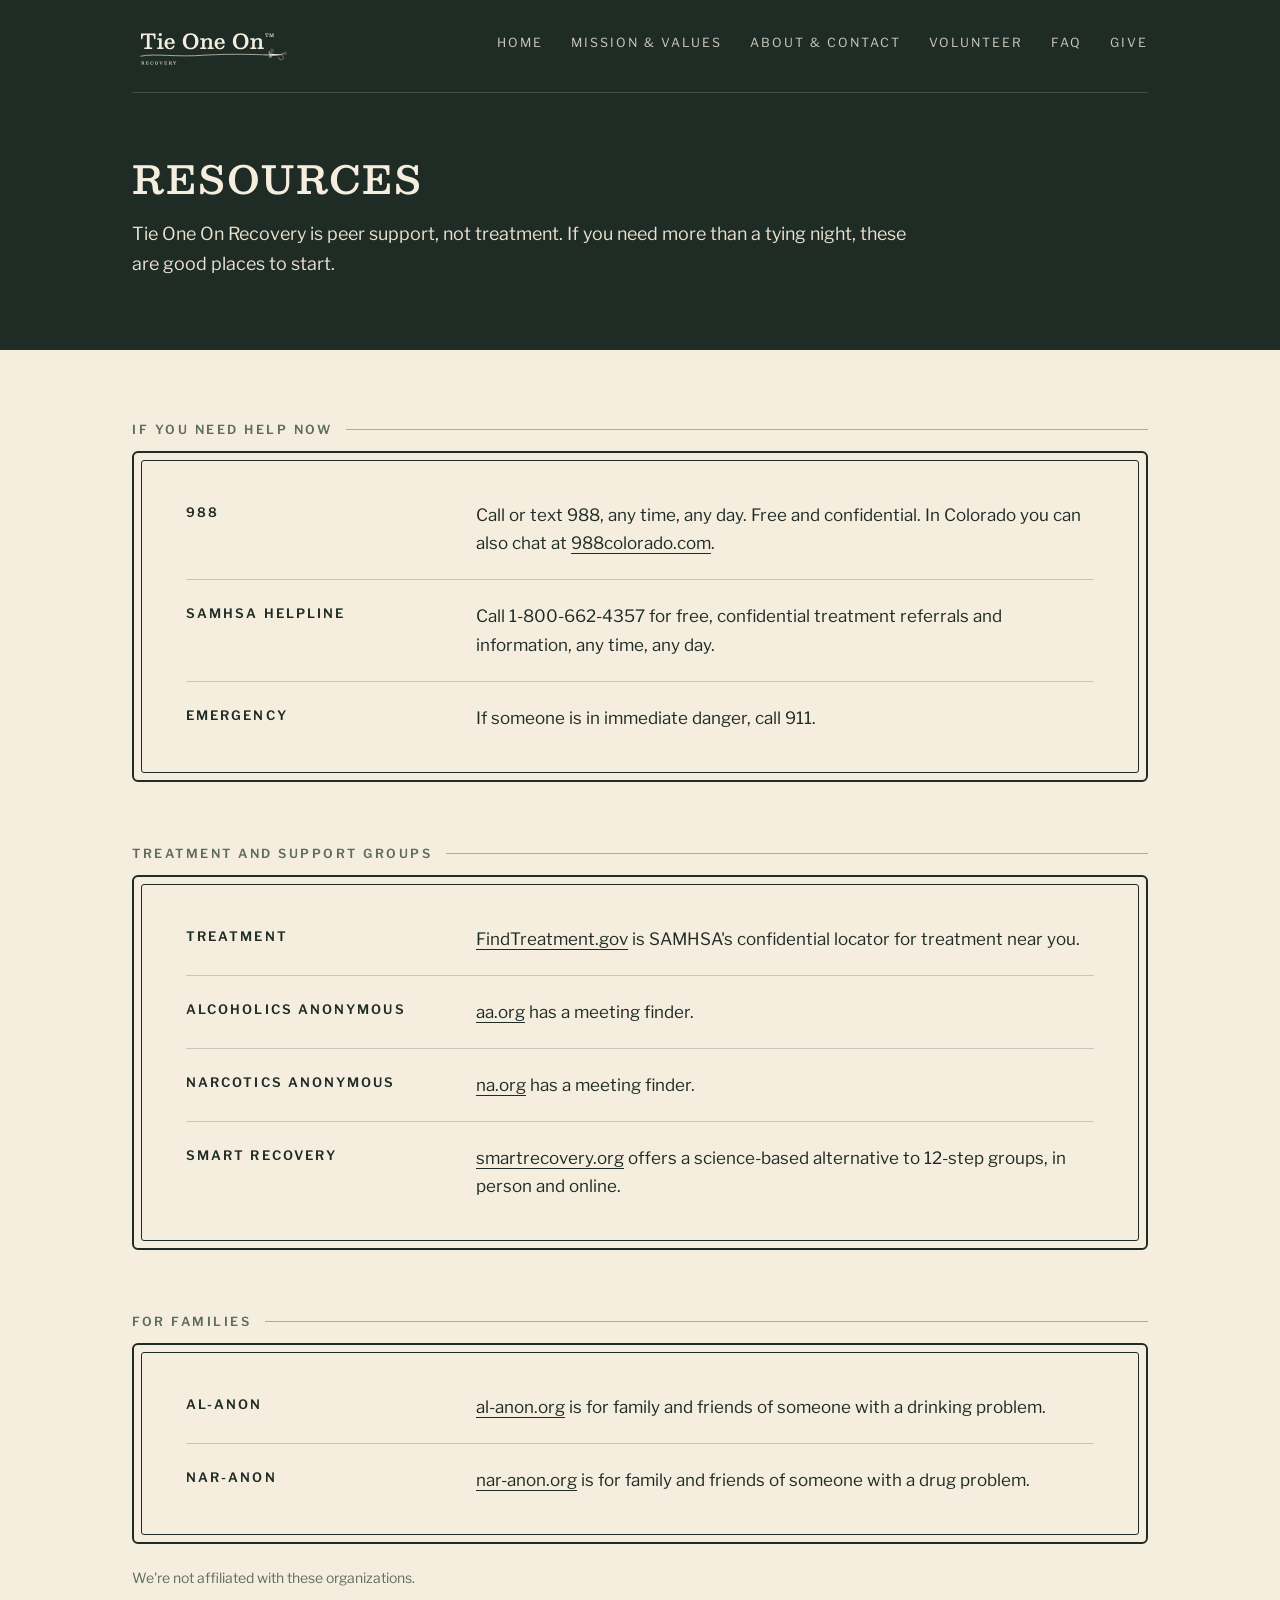
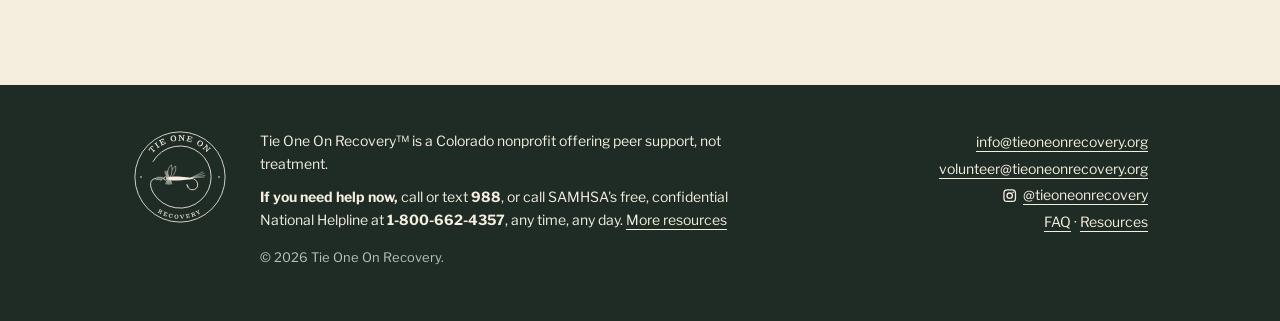
<file: resources.html>
<!DOCTYPE html>
<html lang="en">
<head>
<meta charset="utf-8">
<meta name="viewport" content="width=device-width, initial-scale=1">
<title>Resources · Tie One On Recovery</title>
<meta name="description" content="Free fly-tying nights for people in recovery and for families affected by addiction. A Colorado nonprofit.">
<meta property="og:title" content="Resources · Tie One On Recovery">
<meta property="og:description" content="Free fly-tying nights for people in recovery and for families affected by addiction. A Colorado nonprofit.">
<meta property="og:image" content="https://tieoneonrecovery.org/assets/link-preview.png">
<meta property="og:url" content="https://tieoneonrecovery.org/resources">
<meta property="og:type" content="website">
<link rel="icon" href="favicon.svg" type="image/svg+xml">
<link rel="icon" href="favicon.ico" sizes="48x48">
<link rel="apple-touch-icon" href="apple-touch-icon.png">
<link rel="stylesheet" href="styles.css">
</head>
<body>
<a class="skip" href="#main">Skip to content</a>
<div class="band">
  <div class="wrap">
    <header class="top">
      <a href="/" aria-label="Tie One On Recovery, home"><svg class="logo" xmlns="http://www.w3.org/2000/svg" viewBox="0 0 476 142" role="img" aria-label="Tie One On Recovery"><defs><mask id="ko1" maskUnits="userSpaceOnUse" x="-2000" y="-2000" width="6000" height="6000"><rect x="-2000" y="-2000" width="6000" height="6000" fill="#fff"/><g transform="translate(404.93,97) scale(0.44)"><path d="M15,-4 C13,-18 20,-31 31,-37 C33,-26 28,-12 19,-4 Z" fill="#000" stroke="none" stroke-width="1.5" stroke-linejoin="round"/></g></mask><mask id="ko2" maskUnits="userSpaceOnUse" x="-2000" y="-2000" width="6000" height="6000"><rect x="-2000" y="-2000" width="6000" height="6000" fill="#fff"/><g transform="translate(404.93,97) scale(0.44)"><path d="M11,-4 C4,-18 8,-33 18,-41 C22,-30 20,-14 15,-4 Z" fill="#000" stroke="none" stroke-width="1.5" stroke-linejoin="round"/></g></mask><mask id="ko3" maskUnits="userSpaceOnUse" x="-2000" y="-2000" width="6000" height="6000"><rect x="-2000" y="-2000" width="6000" height="6000" fill="#fff"/><g transform="translate(404.93,97) scale(0.44) rotate(24 -11.5 0)"><ellipse cx="-11.5" cy="0" rx="2.15" ry="4.4" fill="#000" stroke="none" stroke-width="1.35"/></g></mask><mask id="ko4" maskUnits="userSpaceOnUse" x="-2000" y="-2000" width="6000" height="6000"><rect x="-2000" y="-2000" width="6000" height="6000" fill="#fff"/><g transform="translate(404.93,97) scale(0.44) rotate(24 -15 0)"><ellipse cx="-15" cy="0" rx="2.15" ry="4.4" fill="#000" stroke="none" stroke-width="1.35"/></g></mask><mask id="ko5" maskUnits="userSpaceOnUse" x="-2000" y="-2000" width="6000" height="6000"><rect x="-2000" y="-2000" width="6000" height="6000" fill="#fff"/><g transform="translate(404.93,97) scale(0.44) rotate(24 -18.5 0)"><ellipse cx="-18.5" cy="0" rx="2.15" ry="4.4" fill="#000" stroke="none" stroke-width="1.35"/></g></mask><mask id="ko6" maskUnits="userSpaceOnUse" x="-2000" y="-2000" width="6000" height="6000"><rect x="-2000" y="-2000" width="6000" height="6000" fill="#fff"/><g transform="translate(404.93,97) scale(0.44) rotate(24 -22 0)"><ellipse cx="-22" cy="0" rx="2.15" ry="4.4" fill="#000" stroke="none" stroke-width="1.35"/></g></mask><mask id="ko7" maskUnits="userSpaceOnUse" x="-2000" y="-2000" width="6000" height="6000"><rect x="-2000" y="-2000" width="6000" height="6000" fill="#fff"/><g transform="translate(404.93,97) scale(0.44) rotate(24 -25.5 0)"><ellipse cx="-25.5" cy="0" rx="2.15" ry="4.4" fill="#000" stroke="none" stroke-width="1.35"/></g></mask></defs><g mask="url(#ko7)"><g mask="url(#ko6)"><g mask="url(#ko5)"><g mask="url(#ko4)"><g mask="url(#ko3)"><g mask="url(#ko2)"><g mask="url(#ko1)"><path d="M36.297333333333334 78.65066666666667Q36.297333333333334 79.57066666666667 36.57333333333334 79.78533333333334Q36.849333333333334 80.0 37.769333333333336 80.0H58.132Q59.02133333333333 80.0 59.45066666666666 79.78533333333334Q59.879999999999995 79.57066666666667 59.879999999999995 78.58933333333333V76.71866666666666Q59.879999999999995 75.768 59.64999999999999 75.46133333333333Q59.419999999999995 75.15466666666667 58.46933333333333 75.15466666666667H53.86933333333333Q52.64266666666666 75.15466666666667 52.36666666666666 74.80199999999999Q52.090666666666664 74.44933333333333 52.090666666666664 73.19200000000001V39.85733333333334Q52.090666666666664 39.06 52.30533333333333 38.79933333333334Q52.519999999999996 38.53866666666667 53.256 38.53866666666667H55.556Q59.266666666666666 38.53866666666667 61.336666666666666 39.489333333333335Q63.406666666666666 40.440000000000005 64.28066666666666 42.77066666666667Q65.15466666666666 45.101333333333336 65.24666666666667 49.24133333333333Q65.27733333333333 50.06933333333333 65.47666666666666 50.406666666666666Q65.67599999999999 50.744 66.62666666666667 50.744H68.22133333333333Q69.08 50.744 69.34066666666666 50.56Q69.60133333333333 50.376000000000005 69.60133333333333 49.548V35.44133333333333Q69.60133333333333 34.552 69.40199999999999 34.275999999999996Q69.20266666666666 34.0 68.344 34.0H27.986666666666665Q26.974666666666668 34.0 26.775333333333336 34.30666666666667Q26.576 34.61333333333334 26.576 35.656000000000006V49.272000000000006Q26.576 50.008 26.775333333333336 50.376000000000005Q26.974666666666668 50.744 27.772 50.744H29.489333333333335Q30.409333333333333 50.744 30.654666666666664 50.452666666666666Q30.9 50.16133333333333 30.930666666666667 49.333333333333336Q31.022666666666666 45.16266666666667 31.881333333333334 42.81666666666666Q32.74 40.470666666666666 34.81 39.504666666666665Q36.879999999999995 38.53866666666667 40.590666666666664 38.53866666666667H42.82933333333333Q43.596000000000004 38.53866666666667 43.84133333333334 38.79933333333334Q44.086666666666666 39.06 44.086666666666666 39.85733333333334V73.376Q44.086666666666666 74.54133333333333 43.78 74.848Q43.47333333333333 75.15466666666667 42.33866666666667 75.15466666666667H37.616Q36.879999999999995 75.15466666666667 36.58866666666667 75.36933333333334Q36.297333333333334 75.584 36.297333333333334 76.38133333333333ZM78.80133333333333 37.25066666666667Q78.80133333333333 39.244 80.212 40.501333333333335Q81.62266666666667 41.75866666666667 83.58533333333334 41.75866666666667Q85.57866666666666 41.75866666666667 86.974 40.501333333333335Q88.36933333333334 39.244 88.36933333333334 37.25066666666667Q88.36933333333334 35.22666666666667 86.974 33.98466666666667Q85.57866666666666 32.74266666666667 83.58533333333334 32.74266666666667Q81.62266666666667 32.74266666666667 80.212 33.98466666666667Q78.80133333333333 35.22666666666667 78.80133333333333 37.25066666666667ZM79.35333333333334 52.400000000000006Q80.028 52.400000000000006 80.028 53.16666666666667V74.90933333333334Q80.028 75.4 79.92066666666668 75.55333333333334Q79.81333333333333 75.70666666666666 79.292 75.70666666666666H75.45866666666667Q74.90666666666667 75.70666666666666 74.70733333333334 75.86Q74.50800000000001 76.01333333333334 74.50800000000001 76.62666666666667V79.264Q74.50800000000001 79.75466666666667 74.70733333333334 79.87733333333333Q74.90666666666667 80.0 75.39733333333334 80.0H92.50933333333333Q93.03066666666666 80.0 93.15333333333334 79.84666666666666Q93.27600000000001 79.69333333333333 93.27600000000001 79.20266666666667V76.35066666666667Q93.27600000000001 75.89066666666666 93.12266666666667 75.79866666666666Q92.96933333333334 75.70666666666666 92.50933333333333 75.70666666666666H88.4Q88.00133333333333 75.70666666666666 87.87866666666667 75.538Q87.756 75.36933333333333 87.756 74.97066666666667V48.75066666666667Q87.756 48.321333333333335 87.63333333333333 48.214Q87.51066666666667 48.10666666666667 87.112 48.10666666666667H75.30533333333334Q74.50800000000001 48.10666666666667 74.50800000000001 48.93466666666667V51.69466666666666Q74.50800000000001 52.15466666666667 74.63066666666667 52.27733333333334Q74.75333333333333 52.400000000000006 75.21333333333334 52.400000000000006ZM96.18933333333332 64.66666666666667Q96.18933333333332 68.96000000000001 97.93733333333333 72.64Q99.68533333333333 76.32 103.13533333333334 78.55866666666665Q106.58533333333332 80.79733333333333 111.67599999999999 80.79733333333333Q115.57066666666665 80.79733333333333 118.46866666666665 79.50933333333333Q121.36666666666666 78.22133333333333 123.268 75.82933333333332Q125.16933333333333 73.43733333333333 126.05866666666665 70.064Q126.15066666666667 69.696 126.01266666666666 69.54266666666666Q125.87466666666666 69.38933333333333 125.35333333333332 69.38933333333333H122.16399999999999Q121.67333333333332 69.38933333333333 121.53533333333331 69.58866666666665Q121.39733333333332 69.788 121.244 70.12533333333333Q120.07866666666666 73.19200000000001 117.94733333333332 75.00133333333333Q115.81599999999999 76.81066666666666 112.59599999999999 76.81066666666666Q109.744 76.81066666666666 107.996 75.24666666666667Q106.24799999999999 73.68266666666666 105.466 71.122Q104.684 68.56133333333334 104.62266666666666 65.52533333333334Q104.62266666666666 65.004 104.80666666666666 64.82Q104.99066666666666 64.636 105.54266666666666 64.636H125.29199999999999Q125.93599999999999 64.636 126.15066666666667 64.46733333333333Q126.36533333333333 64.29866666666666 126.36533333333333 63.65466666666667Q126.36533333333333 61.53866666666667 125.96666666666665 59.254000000000005Q125.56799999999998 56.96933333333334 124.63266666666665 54.85333333333334Q123.69733333333332 52.73733333333334 122.05666666666666 51.02Q120.416 49.30266666666667 117.978 48.306Q115.53999999999999 47.309333333333335 112.10533333333333 47.309333333333335Q106.8 47.309333333333335 103.258 49.60933333333334Q99.716 51.909333333333336 97.95266666666666 55.83466666666667Q96.18933333333332 59.760000000000005 96.18933333333332 64.66666666666667ZM105.604 60.894666666666666Q104.96 60.894666666666666 104.83733333333333 60.726Q104.71466666666666 60.55733333333333 104.74533333333332 60.00533333333333Q104.80666666666666 57.797333333333334 105.60399999999998 55.742666666666665Q106.40133333333333 53.688 107.996 52.354Q109.59066666666666 51.02 111.98266666666666 51.02Q113.60799999999999 51.02 114.77333333333333 51.909333333333336Q115.93866666666666 52.79866666666667 116.70533333333333 54.224666666666664Q117.472 55.650666666666666 117.84 57.245333333333335Q118.208 58.84 118.23866666666666 60.312Q118.26933333333332 60.71066666666667 118.13133333333332 60.80266666666667Q117.99333333333333 60.894666666666666 117.38 60.894666666666666ZM150.25466666666665 57.0Q150.25466666666665 62.029333333333334 151.84933333333333 66.35333333333334Q153.444 70.67733333333334 156.43399999999997 73.928Q159.42399999999998 77.17866666666667 163.73266666666666 78.988Q168.0413333333333 80.79733333333333 173.43866666666665 80.79733333333333Q178.62133333333333 80.79733333333333 182.86866666666666 78.988Q187.11599999999999 77.17866666666667 190.19799999999998 73.928Q193.27999999999997 70.67733333333334 194.9513333333333 66.35333333333334Q196.62266666666665 62.029333333333334 196.62266666666665 57.0Q196.62266666666665 51.97066666666667 195.02799999999996 47.646666666666675Q193.4333333333333 43.32266666666667 190.428 40.072Q187.42266666666666 36.821333333333335 183.1293333333333 35.012Q178.83599999999998 33.20266666666667 173.43866666666665 33.20266666666667Q168.0413333333333 33.20266666666667 163.73266666666666 35.012Q159.42399999999998 36.821333333333335 156.43399999999997 40.072Q153.444 43.32266666666667 151.84933333333333 47.646666666666675Q150.25466666666665 51.97066666666667 150.25466666666665 57.0ZM159.97599999999997 57.0Q159.97599999999997 52.92133333333334 160.74266666666665 49.44066666666667Q161.5093333333333 45.96 163.11933333333332 43.32266666666666Q164.7293333333333 40.68533333333333 167.28999999999996 39.21333333333334Q169.85066666666665 37.74133333333334 173.43866666666665 37.74133333333334Q177.02666666666664 37.74133333333334 179.5873333333333 39.21333333333334Q182.14799999999997 40.68533333333333 183.75799999999998 43.32266666666666Q185.36799999999997 45.96 186.13466666666665 49.44066666666667Q186.9013333333333 52.92133333333334 186.9013333333333 57.0Q186.9013333333333 61.048 186.22666666666663 64.54400000000001Q185.55199999999996 68.04 183.98799999999997 70.67733333333334Q182.42399999999998 73.31466666666667 179.83266666666663 74.78666666666666Q177.2413333333333 76.25866666666667 173.43866666666665 76.25866666666667Q169.85066666666665 76.25866666666667 167.28999999999996 74.78666666666666Q164.7293333333333 73.31466666666667 163.11933333333332 70.67733333333334Q161.5093333333333 68.04 160.74266666666665 64.54400000000001Q159.97599999999997 61.048 159.97599999999997 57.0ZM206.43599999999998 52.400000000000006Q206.9573333333333 52.400000000000006 207.17199999999997 52.538000000000004Q207.38666666666666 52.676 207.38666666666666 53.19733333333333V74.72533333333334Q207.38666666666666 75.4 207.1413333333333 75.55333333333334Q206.896 75.70666666666666 206.19066666666666 75.70666666666666H203.00133333333332Q202.35733333333332 75.70666666666666 202.11199999999997 75.89066666666668Q201.86666666666665 76.07466666666667 201.86666666666665 76.78V78.92666666666666Q201.86666666666665 79.57066666666667 202.00466666666665 79.78533333333334Q202.14266666666666 80.0 202.75599999999997 80.0H218.82533333333333Q219.408 80.0 219.63799999999998 79.816Q219.868 79.632 219.868 79.01866666666666V76.78Q219.868 76.07466666666667 219.63799999999998 75.89066666666668Q219.408 75.70666666666666 218.76399999999998 75.70666666666666H216.34133333333332Q215.6053333333333 75.70666666666666 215.34466666666663 75.43066666666667Q215.08399999999997 75.15466666666667 215.08399999999997 74.48V62.64266666666667Q215.08399999999997 59.484 216.188 57.06133333333334Q217.29199999999997 54.638666666666666 219.224 53.274Q221.15599999999998 51.909333333333336 223.60933333333332 51.909333333333336Q226.18533333333332 51.909333333333336 227.36599999999999 53.458Q228.54666666666665 55.00666666666667 228.54666666666665 58.13466666666667V74.51066666666667Q228.54666666666665 75.30799999999999 228.30133333333333 75.50733333333332Q228.05599999999998 75.70666666666666 227.28933333333333 75.70666666666666H224.59066666666666Q224.00799999999998 75.70666666666666 223.86999999999998 75.952Q223.73199999999997 76.19733333333333 223.73199999999997 76.74933333333334V78.92666666666666Q223.73199999999997 79.50933333333333 223.85466666666665 79.75466666666667Q223.97733333333332 80.0 224.59066666666666 80.0H240.56799999999998Q241.2733333333333 80.0 241.51866666666666 79.862Q241.76399999999998 79.724 241.76399999999998 79.04933333333334V76.688Q241.76399999999998 76.136 241.59533333333331 75.92133333333334Q241.42666666666665 75.70666666666666 240.87466666666666 75.70666666666666H237.47066666666666Q236.64266666666666 75.70666666666666 236.44333333333333 75.446Q236.24399999999997 75.18533333333333 236.24399999999997 74.35733333333333V57.368Q236.24399999999997 54.08666666666667 235.26266666666663 51.848000000000006Q234.28133333333332 49.60933333333334 232.012 48.45933333333333Q229.74266666666665 47.309333333333335 225.94 47.309333333333335Q221.98399999999998 47.309333333333335 219.53066666666666 48.919333333333334Q217.0773333333333 50.529333333333334 215.54399999999998 52.82933333333334Q215.11466666666666 53.38133333333333 214.9153333333333 53.366Q214.71599999999998 53.35066666666667 214.71599999999998 52.15466666666667V49.30266666666667Q214.71599999999998 48.72 214.42466666666667 48.413333333333334Q214.13333333333333 48.10666666666667 213.55066666666664 48.10666666666667H202.87866666666665Q202.35733333333332 48.10666666666667 202.11199999999997 48.306000000000004Q201.86666666666665 48.50533333333334 201.86666666666665 49.088V51.388000000000005Q201.86666666666665 51.97066666666667 202.01999999999998 52.18533333333334Q202.17333333333332 52.400000000000006 202.75599999999997 52.400000000000006ZM244.3093333333333 64.66666666666667Q244.3093333333333 68.96000000000001 246.0573333333333 72.64Q247.80533333333332 76.32 251.25533333333334 78.55866666666665Q254.70533333333333 80.79733333333333 259.796 80.79733333333333Q263.69066666666663 80.79733333333333 266.58866666666665 79.50933333333333Q269.4866666666667 78.22133333333333 271.38800000000003 75.82933333333332Q273.28933333333333 73.43733333333333 274.17866666666663 70.064Q274.27066666666667 69.696 274.13266666666664 69.54266666666666Q273.99466666666666 69.38933333333333 273.4733333333333 69.38933333333333H270.284Q269.7933333333333 69.38933333333333 269.6553333333333 69.58866666666665Q269.51733333333334 69.788 269.364 70.12533333333333Q268.19866666666667 73.19200000000001 266.0673333333333 75.00133333333333Q263.936 76.81066666666666 260.716 76.81066666666666Q257.864 76.81066666666666 256.116 75.24666666666667Q254.368 73.68266666666666 253.58599999999998 71.122Q252.80399999999997 68.56133333333334 252.74266666666665 65.52533333333334Q252.74266666666665 65.004 252.92666666666665 64.82Q253.11066666666665 64.636 253.66266666666664 64.636H273.412Q274.056 64.636 274.27066666666667 64.46733333333333Q274.4853333333333 64.29866666666666 274.4853333333333 63.65466666666667Q274.4853333333333 61.53866666666667 274.08666666666664 59.254000000000005Q273.688 56.96933333333334 272.75266666666664 54.85333333333334Q271.8173333333333 52.73733333333334 270.1766666666666 51.02Q268.536 49.30266666666667 266.09799999999996 48.306Q263.65999999999997 47.309333333333335 260.2253333333333 47.309333333333335Q254.92 47.309333333333335 251.378 49.60933333333334Q247.83599999999998 51.909333333333336 246.07266666666663 55.83466666666667Q244.3093333333333 59.760000000000005 244.3093333333333 64.66666666666667ZM253.724 60.894666666666666Q253.07999999999998 60.894666666666666 252.95733333333334 60.726Q252.83466666666666 60.55733333333333 252.86533333333333 60.00533333333333Q252.92666666666665 57.797333333333334 253.724 55.742666666666665Q254.5213333333333 53.688 256.116 52.354Q257.71066666666667 51.02 260.10266666666666 51.02Q261.728 51.02 262.8933333333333 51.909333333333336Q264.0586666666666 52.79866666666667 264.82533333333333 54.224666666666664Q265.592 55.650666666666666 265.96 57.245333333333335Q266.328 58.84 266.35866666666664 60.312Q266.3893333333333 60.71066666666667 266.2513333333333 60.80266666666667Q266.11333333333334 60.894666666666666 265.5 60.894666666666666ZM298.37466666666666 57.0Q298.37466666666666 62.029333333333334 299.96933333333334 66.35333333333334Q301.56399999999996 70.67733333333334 304.554 73.928Q307.544 77.17866666666667 311.85266666666666 78.988Q316.1613333333333 80.79733333333333 321.5586666666666 80.79733333333333Q326.74133333333333 80.79733333333333 330.98866666666663 78.988Q335.236 77.17866666666667 338.318 73.928Q341.4 70.67733333333334 343.0713333333333 66.35333333333334Q344.74266666666665 62.029333333333334 344.74266666666665 57.0Q344.74266666666665 51.97066666666667 343.14799999999997 47.646666666666675Q341.5533333333333 43.32266666666667 338.548 40.072Q335.54266666666666 36.821333333333335 331.2493333333333 35.012Q326.95599999999996 33.20266666666667 321.5586666666666 33.20266666666667Q316.1613333333333 33.20266666666667 311.85266666666666 35.012Q307.544 36.821333333333335 304.554 40.072Q301.56399999999996 43.32266666666667 299.96933333333334 47.646666666666675Q298.37466666666666 51.97066666666667 298.37466666666666 57.0ZM308.096 57.0Q308.096 52.92133333333334 308.86266666666666 49.44066666666667Q309.6293333333333 45.96 311.2393333333333 43.32266666666666Q312.84933333333333 40.68533333333333 315.40999999999997 39.21333333333334Q317.97066666666666 37.74133333333334 321.5586666666666 37.74133333333334Q325.14666666666665 37.74133333333334 327.7073333333333 39.21333333333334Q330.268 40.68533333333333 331.878 43.32266666666666Q333.488 45.96 334.25466666666665 49.44066666666667Q335.0213333333333 52.92133333333334 335.0213333333333 57.0Q335.0213333333333 61.048 334.34666666666664 64.54400000000001Q333.67199999999997 68.04 332.10799999999995 70.67733333333334Q330.544 73.31466666666667 327.9526666666667 74.78666666666666Q325.36133333333333 76.25866666666667 321.5586666666666 76.25866666666667Q317.97066666666666 76.25866666666667 315.40999999999997 74.78666666666666Q312.84933333333333 73.31466666666667 311.2393333333333 70.67733333333334Q309.6293333333333 68.04 308.86266666666666 64.54400000000001Q308.096 61.048 308.096 57.0ZM354.556 52.400000000000006Q355.07733333333334 52.400000000000006 355.29200000000003 52.538000000000004Q355.50666666666666 52.676 355.50666666666666 53.19733333333333V74.72533333333334Q355.50666666666666 75.4 355.2613333333333 75.55333333333334Q355.01599999999996 75.70666666666666 354.31066666666663 75.70666666666666H351.1213333333333Q350.4773333333333 75.70666666666666 350.23199999999997 75.89066666666668Q349.9866666666667 76.07466666666667 349.9866666666667 76.78V78.92666666666666Q349.9866666666667 79.57066666666667 350.12466666666666 79.78533333333334Q350.26266666666663 80.0 350.876 80.0H366.94533333333334Q367.52799999999996 80.0 367.758 79.816Q367.988 79.632 367.988 79.01866666666666V76.78Q367.988 76.07466666666667 367.758 75.89066666666668Q367.52799999999996 75.70666666666666 366.884 75.70666666666666H364.4613333333333Q363.7253333333333 75.70666666666666 363.46466666666663 75.43066666666667Q363.204 75.15466666666667 363.204 74.48V62.64266666666667Q363.204 59.484 364.308 57.06133333333334Q365.412 54.638666666666666 367.344 53.274Q369.276 51.909333333333336 371.72933333333333 51.909333333333336Q374.30533333333335 51.909333333333336 375.486 53.458Q376.66666666666663 55.00666666666667 376.66666666666663 58.13466666666667V74.51066666666667Q376.66666666666663 75.30799999999999 376.42133333333334 75.50733333333332Q376.176 75.70666666666666 375.40933333333334 75.70666666666666H372.71066666666667Q372.128 75.70666666666666 371.99 75.952Q371.852 76.19733333333333 371.852 76.74933333333334V78.92666666666666Q371.852 79.50933333333333 371.9746666666666 79.75466666666667Q372.0973333333333 80.0 372.71066666666667 80.0H388.688Q389.3933333333333 80.0 389.63866666666667 79.862Q389.884 79.724 389.884 79.04933333333334V76.688Q389.884 76.136 389.7153333333333 75.92133333333334Q389.5466666666666 75.70666666666666 388.99466666666666 75.70666666666666H385.59066666666666Q384.76266666666663 75.70666666666666 384.5633333333333 75.446Q384.364 75.18533333333333 384.364 74.35733333333333V57.368Q384.364 54.08666666666667 383.38266666666664 51.848000000000006Q382.4013333333333 49.60933333333334 380.13199999999995 48.45933333333333Q377.86266666666666 47.309333333333335 374.06 47.309333333333335Q370.104 47.309333333333335 367.65066666666667 48.919333333333334Q365.19733333333335 50.529333333333334 363.664 52.82933333333334Q363.23466666666667 53.38133333333333 363.03533333333337 53.366Q362.836 53.35066666666667 362.836 52.15466666666667V49.30266666666667Q362.836 48.72 362.54466666666667 48.413333333333334Q362.25333333333333 48.10666666666667 361.67066666666665 48.10666666666667H350.9986666666667Q350.4773333333333 48.10666666666667 350.23199999999997 48.306000000000004Q349.9866666666667 48.50533333333334 349.9866666666667 49.088V51.388000000000005Q349.9866666666667 51.97066666666667 350.14 52.18533333333334Q350.29333333333335 52.400000000000006 350.876 52.400000000000006Z" fill="#f5eedf"/><path d="M30.68 120.92773333333334Q30.483733333333333 120.92773333333334 30.4132 120.88786666666667Q30.342666666666666 120.848 30.342666666666666 120.63946666666666V117.98373333333333Q30.342666666666666 117.7936 30.397866666666665 117.75066666666666Q30.453066666666665 117.70773333333334 30.63093333333333 117.70773333333334H32.440266666666666Q32.88186666666667 117.70773333333334 33.25906666666667 117.88866666666667Q33.636266666666664 118.06960000000001 33.8724 118.43146666666667Q34.108533333333334 118.79333333333334 34.108533333333334 119.32693333333333Q34.108533333333334 119.86053333333334 33.8724 120.21626666666667Q33.636266666666664 120.572 33.25906666666667 120.74986666666666Q32.88186666666667 120.92773333333334 32.440266666666666 120.92773333333334ZM36.31653333333333 126.0Q36.4576 126.0 36.50666666666667 125.96013333333333Q36.555733333333336 125.92026666666666 36.555733333333336 125.76693333333333V125.30693333333333Q36.555733333333336 125.1536 36.50053333333334 125.12293333333332Q36.44533333333333 125.09226666666666 36.30426666666666 125.09226666666666H35.924Q35.641866666666665 125.09226666666666 35.5284 124.89906666666667Q35.41493333333333 124.70586666666667 35.38733333333333 124.38693333333333Q35.35973333333333 124.068 35.34133333333333 123.6816Q35.32293333333333 123.2952 35.23093333333333 122.90266666666666Q35.138933333333334 122.51013333333333 34.89666666666666 122.16973333333334Q34.654399999999995 121.82933333333334 34.176 121.60853333333333Q34.016533333333335 121.54106666666667 34.034933333333335 121.45519999999999Q34.053333333333335 121.36933333333333 34.21893333333333 121.32026666666667Q35.04693333333333 121.06266666666667 35.39346666666666 120.5352Q35.739999999999995 120.00773333333333 35.739999999999995 119.2656Q35.739999999999995 118.548 35.40266666666666 117.98986666666667Q35.065333333333335 117.43173333333334 34.33853333333333 117.11586666666668Q33.61173333333333 116.8 32.440266666666666 116.8H27.644Q27.509066666666666 116.8 27.46613333333333 116.846Q27.4232 116.892 27.4232 117.0392V117.49306666666666Q27.4232 117.6096 27.4784 117.65866666666668Q27.5336 117.70773333333334 27.650133333333333 117.70773333333334H28.557866666666666Q28.705066666666667 117.70773333333334 28.738799999999998 117.766Q28.77253333333333 117.82426666666667 28.77253333333333 117.96533333333333V124.804Q28.77253333333333 124.988 28.717333333333332 125.04013333333333Q28.662133333333333 125.09226666666666 28.465866666666667 125.09226666666666H27.7176Q27.527466666666665 125.09226666666666 27.47533333333333 125.13826666666667Q27.4232 125.18426666666667 27.4232 125.38053333333333V125.73013333333333Q27.4232 125.90186666666666 27.46613333333333 125.95093333333332Q27.509066666666666 126.0 27.668533333333333 126.0H31.366933333333332Q31.5448 126.0 31.6184 125.95400000000001Q31.692 125.908 31.692 125.71786666666667V125.3376Q31.692 125.18426666666667 31.6552 125.13826666666667Q31.6184 125.09226666666666 31.4712 125.09226666666666H30.600266666666666Q30.434666666666665 125.09226666666666 30.388666666666666 125.03399999999999Q30.342666666666666 124.97573333333334 30.342666666666666 124.8224V122.14213333333333Q30.342666666666666 121.93973333333334 30.404 121.906Q30.465333333333334 121.87226666666666 30.6616 121.87226666666666H32.1336Q32.73466666666667 121.87226666666666 33.0536 122.09613333333333Q33.37253333333333 122.32 33.516666666666666 122.68799999999999Q33.6608 123.056 33.70986666666667 123.49453333333332Q33.75893333333333 123.93306666666666 33.81106666666666 124.37466666666666Q33.8632 124.81626666666666 34.010400000000004 125.18426666666667Q34.1576 125.55226666666667 34.4888 125.77613333333333Q34.82 126.0 35.43333333333333 126.0ZM42.051199999999994 117.70773333333334Q42.23519999999999 117.70773333333334 42.29039999999999 117.74146666666667Q42.3456 117.7752 42.3456 117.9592V124.77333333333334Q42.3456 124.988 42.29653333333333 125.04013333333333Q42.24746666666666 125.09226666666666 42.026666666666664 125.09226666666666H41.21706666666666Q41.08826666666666 125.09226666666666 41.04226666666666 125.1168Q40.99626666666666 125.14133333333334 40.99626666666666 125.27013333333333V125.7792Q40.99626666666666 125.93866666666666 41.054533333333325 125.96933333333334Q41.11279999999999 126.0 41.25386666666666 126.0H49.16586666666666Q49.306933333333326 126.0 49.34373333333333 125.9632Q49.38053333333333 125.9264 49.38053333333333 125.78533333333333V122.88426666666666Q49.38053333333333 122.7432 49.331466666666664 122.7064Q49.282399999999996 122.6696 49.14133333333333 122.6696H48.71813333333333Q48.60159999999999 122.6696 48.56786666666666 122.71253333333334Q48.53413333333333 122.75546666666666 48.53413333333333 122.90266666666666Q48.52186666666666 123.74293333333334 48.340933333333325 124.22133333333333Q48.16 124.69973333333333 47.72146666666666 124.89599999999999Q47.282933333333325 125.09226666666666 46.47946666666666 125.09226666666666H44.20399999999999Q44.01386666666666 125.09226666666666 43.9648 125.0524Q43.91573333333333 125.01253333333334 43.91573333333333 124.82853333333334V121.90293333333334Q43.91573333333333 121.7312 43.96173333333333 121.66986666666666Q44.00773333333333 121.60853333333333 44.16106666666666 121.60853333333333H44.78666666666666Q45.22213333333333 121.60853333333333 45.5104 121.77413333333334Q45.79866666666666 121.93973333333334 45.95813333333333 122.2188Q46.117599999999996 122.49786666666667 46.154399999999995 122.84133333333334Q46.172799999999995 122.9824 46.21573333333333 123.0284Q46.25866666666666 123.0744 46.34453333333333 123.0744H46.65733333333333Q46.798399999999994 123.0744 46.83213333333333 123.02533333333332Q46.86586666666666 122.97626666666666 46.86586666666666 122.82293333333334V119.73786666666666Q46.86586666666666 119.60906666666666 46.822933333333324 119.5692Q46.779999999999994 119.52933333333334 46.651199999999996 119.52933333333334H46.33839999999999Q46.234133333333325 119.52933333333334 46.20346666666666 119.57533333333333Q46.172799999999995 119.62133333333334 46.160533333333326 119.744Q46.11146666666666 120.2592 45.78026666666666 120.59653333333333Q45.44906666666666 120.93386666666666 44.77439999999999 120.93386666666666H44.130399999999995Q43.9832 120.93386666666666 43.949466666666666 120.8664Q43.91573333333333 120.79893333333334 43.91573333333333 120.63946666666666V117.9776Q43.91573333333333 117.79973333333334 43.97706666666666 117.75373333333334Q44.038399999999996 117.70773333333334 44.20399999999999 117.70773333333334H46.60213333333333Q47.282933333333325 117.70773333333334 47.66933333333333 117.88560000000001Q48.05573333333333 118.06346666666667 48.224399999999996 118.4836Q48.39306666666666 118.90373333333334 48.41146666666666 119.62133333333334Q48.41759999999999 119.73786666666666 48.44519999999999 119.79613333333333Q48.47279999999999 119.8544 48.60773333333333 119.8544H49.06773333333333Q49.23333333333333 119.8544 49.245599999999996 119.81146666666666Q49.25786666666666 119.76853333333334 49.25786666666666 119.6152V117.09440000000001Q49.25786666666666 116.892 49.20266666666666 116.846Q49.14746666666666 116.8 48.94506666666666 116.8H41.23546666666666Q41.08826666666666 116.8 41.04226666666666 116.84293333333333Q40.99626666666666 116.88586666666667 40.99626666666666 117.04533333333333V117.43786666666666Q40.99626666666666 117.5912 41.03306666666666 117.64946666666667Q41.06986666666666 117.70773333333334 41.22933333333333 117.70773333333334ZM54.28106666666666 121.4Q54.28106666666666 122.4488 54.618399999999994 123.31973333333335Q54.95573333333333 124.19066666666667 55.578266666666664 124.82546666666667Q56.200799999999994 125.46026666666667 57.05333333333333 125.80680000000001Q57.90586666666666 126.15333333333334 58.93013333333332 126.15333333333334Q60.19359999999999 126.15333333333334 61.09519999999999 125.678Q61.99679999999999 125.20266666666667 62.51199999999999 124.3808Q63.02719999999999 123.55893333333333 63.113066666666654 122.51626666666667Q63.12533333333332 122.4304 63.088533333333324 122.40586666666667Q63.051733333333324 122.38133333333333 62.941333333333326 122.38133333333333H62.32799999999999Q62.22986666666666 122.38133333333333 62.19306666666666 122.41813333333333Q62.15626666666666 122.45493333333333 62.13786666666666 122.55306666666667Q62.045866666666655 123.24613333333333 61.65946666666666 123.85333333333332Q61.27306666666666 124.46053333333333 60.62293333333332 124.83466666666666Q59.97279999999999 125.2088 59.08346666666666 125.2088Q58.10213333333333 125.2088 57.43973333333332 124.71813333333333Q56.777333333333324 124.22746666666667 56.44306666666666 123.36573333333334Q56.108799999999995 122.504 56.108799999999995 121.4Q56.108799999999995 120.296 56.46453333333333 119.42813333333334Q56.82026666666666 118.56026666666666 57.50106666666666 118.0604Q58.18186666666666 117.56053333333334 59.14479999999999 117.56053333333334Q59.942133333333324 117.56053333333334 60.53399999999999 117.87946666666667Q61.12586666666666 118.1984 61.49386666666666 118.71360000000001Q61.86186666666666 119.2288 61.972266666666656 119.81146666666666Q61.99679999999999 119.928 62.01826666666666 119.97093333333333Q62.039733333333324 120.01386666666667 62.18079999999999 120.01386666666667H62.77573333333333Q62.898399999999995 120.01386666666667 62.935199999999995 119.98013333333333Q62.971999999999994 119.9464 62.971999999999994 119.82986666666667V116.9104Q62.971999999999994 116.8 62.94746666666666 116.76933333333332Q62.922933333333326 116.73866666666666 62.80639999999999 116.73866666666666H62.35253333333333Q62.24826666666666 116.73866666666666 62.22373333333333 116.76013333333333Q62.19919999999999 116.7816 62.16853333333333 116.8552L61.923199999999994 117.5912Q61.849599999999995 117.76906666666667 61.794399999999996 117.78133333333334Q61.73919999999999 117.7936 61.62266666666666 117.6832Q61.17493333333333 117.23546666666667 60.53093333333332 116.94106666666667Q59.886933333333324 116.64666666666668 59.05279999999999 116.64666666666668Q58.07759999999999 116.64666666666668 57.215866666666656 117.00240000000001Q56.35413333333332 117.35813333333334 55.691733333333325 117.99906666666666Q55.02933333333333 118.64 54.655199999999994 119.50786666666667Q54.28106666666666 120.37573333333333 54.28106666666666 121.4ZM67.89093333333334 121.4Q67.89093333333334 122.40586666666667 68.20373333333333 123.2676Q68.51653333333334 124.12933333333334 69.11146666666667 124.77946666666666Q69.7064 125.4296 70.55893333333333 125.79146666666666Q71.41146666666667 126.15333333333334 72.47866666666667 126.15333333333334Q73.50293333333333 126.15333333333334 74.34626666666666 125.79146666666666Q75.1896 125.4296 75.79986666666667 124.77946666666666Q76.41013333333333 124.12933333333334 76.73826666666668 123.2676Q77.0664 122.40586666666667 77.0664 121.4Q77.0664 120.39413333333333 76.7536 119.5324Q76.4408 118.67066666666666 75.84586666666667 118.02053333333333Q75.25093333333334 117.3704 74.39840000000001 117.00853333333333Q73.54586666666667 116.64666666666668 72.47866666666667 116.64666666666668Q71.41146666666667 116.64666666666668 70.55893333333333 117.00853333333333Q69.7064 117.3704 69.11146666666667 118.02053333333333Q68.51653333333334 118.67066666666666 68.20373333333333 119.5324Q67.89093333333334 120.39413333333333 67.89093333333334 121.4ZM69.71866666666666 121.4Q69.71866666666666 120.58426666666666 69.87506666666667 119.87586666666667Q70.03146666666667 119.16746666666667 70.36266666666667 118.6308Q70.69386666666666 118.09413333333333 71.21826666666666 117.7936Q71.74266666666666 117.49306666666666 72.47866666666667 117.49306666666666Q73.21466666666667 117.49306666666666 73.73906666666667 117.7936Q74.26346666666667 118.09413333333333 74.5916 118.6308Q74.91973333333334 119.16746666666667 75.07920000000001 119.87586666666667Q75.23866666666667 120.58426666666666 75.23866666666667 121.4Q75.23866666666667 122.2096 75.0976 122.92106666666666Q74.95653333333334 123.63253333333333 74.6376 124.16919999999999Q74.31866666666667 124.70586666666667 73.78813333333333 125.0064Q73.2576 125.30693333333333 72.47866666666667 125.30693333333333Q71.74266666666666 125.30693333333333 71.21826666666666 125.0064Q70.69386666666666 124.70586666666667 70.36266666666667 124.16919999999999Q70.03146666666667 123.63253333333333 69.87506666666667 122.92106666666666Q69.71866666666666 122.2096 69.71866666666666 121.4ZM86.6344 123.7184Q86.52399999999999 123.98213333333334 86.44733333333332 124.08333333333334Q86.37066666666666 124.18453333333333 86.3032 124.14466666666667Q86.23573333333333 124.1048 86.15599999999999 123.93613333333333Q86.07626666666665 123.76746666666666 85.95973333333333 123.48533333333333L83.764 118.00826666666667Q83.70266666666666 117.84266666666667 83.73946666666666 117.77520000000001Q83.77626666666666 117.70773333333334 84.02159999999999 117.70773333333334H84.70853333333332Q84.89866666666666 117.70773333333334 84.94773333333333 117.65559999999999Q84.9968 117.60346666666666 84.9968 117.4072V117.09440000000001Q84.9968 116.91653333333333 84.96 116.85826666666667Q84.9232 116.8 84.7576 116.8H80.7464Q80.5808 116.8 80.53479999999999 116.84293333333333Q80.4888 116.88586666666667 80.4888 117.05146666666667V117.43786666666666Q80.4888 117.5912 80.52253333333333 117.64946666666667Q80.55626666666666 117.70773333333334 80.7096 117.70773333333334H81.61733333333332Q81.81973333333333 117.70773333333334 81.86573333333334 117.74146666666667Q81.91173333333333 117.7752 81.96693333333333 117.91626666666667L85.33413333333333 125.9264Q85.39546666666666 126.0736 85.47213333333332 126.1288Q85.54879999999999 126.184 85.7696 126.184H86.27253333333333Q86.41359999999999 126.184 86.48106666666666 126.15026666666667Q86.54853333333332 126.11653333333334 86.58533333333332 126.05213333333333Q86.62213333333332 125.98773333333334 86.65279999999998 125.89573333333334L89.9648 117.98373333333333Q90.02613333333332 117.83653333333334 90.09359999999998 117.77213333333333Q90.16106666666666 117.70773333333334 90.37573333333333 117.70773333333334H91.13013333333332Q91.25893333333332 117.70773333333334 91.29266666666666 117.65559999999999Q91.32639999999999 117.60346666666666 91.32639999999999 117.4808V117.05146666666667Q91.32639999999999 116.89813333333333 91.28346666666667 116.84906666666666Q91.24053333333333 116.8 91.09333333333332 116.8H87.9592Q87.81813333333332 116.8 87.78133333333332 116.846Q87.74453333333332 116.892 87.74453333333332 117.0392V117.4992Q87.74453333333332 117.63413333333334 87.79053333333331 117.67093333333334Q87.83653333333332 117.70773333333334 87.98373333333332 117.70773333333334H88.72586666666666Q88.98346666666666 117.70773333333334 89.03559999999999 117.7568Q89.08773333333332 117.80586666666667 89.01413333333332 117.9776ZM96.46613333333333 117.70773333333334Q96.65013333333333 117.70773333333334 96.70533333333333 117.74146666666667Q96.76053333333333 117.7752 96.76053333333333 117.9592V124.77333333333334Q96.76053333333333 124.988 96.71146666666667 125.04013333333333Q96.6624 125.09226666666666 96.4416 125.09226666666666H95.632Q95.50319999999999 125.09226666666666 95.4572 125.1168Q95.4112 125.14133333333334 95.4112 125.27013333333333V125.7792Q95.4112 125.93866666666666 95.46946666666666 125.96933333333334Q95.52773333333333 126.0 95.6688 126.0H103.5808Q103.72186666666667 126.0 103.75866666666667 125.9632Q103.79546666666667 125.9264 103.79546666666667 125.78533333333333V122.88426666666666Q103.79546666666667 122.7432 103.7464 122.7064Q103.69733333333333 122.6696 103.55626666666666 122.6696H103.13306666666666Q103.01653333333333 122.6696 102.9828 122.71253333333334Q102.94906666666667 122.75546666666666 102.94906666666667 122.90266666666666Q102.9368 123.74293333333334 102.75586666666666 124.22133333333333Q102.57493333333333 124.69973333333333 102.13640000000001 124.89599999999999Q101.69786666666667 125.09226666666666 100.8944 125.09226666666666H98.61893333333333Q98.4288 125.09226666666666 98.37973333333333 125.0524Q98.33066666666667 125.01253333333334 98.33066666666667 124.82853333333334V121.90293333333334Q98.33066666666667 121.7312 98.37666666666667 121.66986666666666Q98.42266666666667 121.60853333333333 98.576 121.60853333333333H99.2016Q99.63706666666667 121.60853333333333 99.92533333333333 121.77413333333334Q100.2136 121.93973333333334 100.37306666666666 122.2188Q100.53253333333333 122.49786666666667 100.56933333333333 122.84133333333334Q100.58773333333333 122.9824 100.63066666666666 123.0284Q100.6736 123.0744 100.75946666666667 123.0744H101.07226666666666Q101.21333333333334 123.0744 101.24706666666667 123.02533333333332Q101.2808 122.97626666666666 101.2808 122.82293333333334V119.73786666666666Q101.2808 119.60906666666666 101.23786666666666 119.5692Q101.19493333333334 119.52933333333334 101.06613333333333 119.52933333333334H100.75333333333333Q100.64906666666667 119.52933333333334 100.61840000000001 119.57533333333333Q100.58773333333333 119.62133333333334 100.57546666666667 119.744Q100.5264 120.2592 100.1952 120.59653333333333Q99.864 120.93386666666666 99.18933333333334 120.93386666666666H98.54533333333333Q98.39813333333333 120.93386666666666 98.3644 120.8664Q98.33066666666667 120.79893333333334 98.33066666666667 120.63946666666666V117.9776Q98.33066666666667 117.79973333333334 98.392 117.75373333333334Q98.45333333333333 117.70773333333334 98.61893333333333 117.70773333333334H101.01706666666666Q101.69786666666667 117.70773333333334 102.08426666666666 117.88560000000001Q102.47066666666666 118.06346666666667 102.63933333333333 118.4836Q102.80799999999999 118.90373333333334 102.82639999999999 119.62133333333334Q102.83253333333333 119.73786666666666 102.86013333333332 119.79613333333333Q102.88773333333333 119.8544 103.02266666666667 119.8544H103.48266666666666Q103.64826666666667 119.8544 103.66053333333333 119.81146666666666Q103.6728 119.76853333333334 103.6728 119.6152V117.09440000000001Q103.6728 116.892 103.6176 116.846Q103.5624 116.8 103.36 116.8H95.6504Q95.50319999999999 116.8 95.4572 116.84293333333333Q95.4112 116.88586666666667 95.4112 117.04533333333333V117.43786666666666Q95.4112 117.5912 95.448 117.64946666666667Q95.48479999999999 117.70773333333334 95.64426666666667 117.70773333333334ZM118.38053333333332 124.804Q118.42346666666666 124.69973333333333 118.38973333333333 124.65373333333332Q118.356 124.60773333333333 118.2456 124.55253333333333L117.85919999999999 124.3624Q117.75493333333333 124.3072 117.71199999999999 124.344Q117.66906666666665 124.3808 117.61999999999999 124.4728Q117.49119999999999 124.75493333333333 117.3256 124.89599999999999Q117.16 125.03706666666666 116.99439999999998 125.03706666666666Q116.69386666666665 125.03706666666666 116.57426666666666 124.85306666666666Q116.45466666666665 124.66906666666667 116.43013333333332 124.36240000000001Q116.40559999999999 124.05573333333334 116.39946666666665 123.68466666666666Q116.39333333333332 123.3136 116.31973333333332 122.9272Q116.24613333333332 122.5408 116.04066666666665 122.20346666666667Q115.83519999999999 121.86613333333334 115.39973333333333 121.63306666666666Q115.1912 121.52266666666667 115.20653333333333 121.45519999999999Q115.22186666666666 121.38773333333333 115.40586666666665 121.3264Q116.2584 121.0504 116.59879999999998 120.51986666666667Q116.93919999999999 119.98933333333333 116.93919999999999 119.24106666666667Q116.93919999999999 118.548 116.60799999999999 117.99600000000001Q116.2768 117.444 115.54999999999998 117.122Q114.82319999999999 116.8 113.63946666666666 116.8H108.81866666666666Q108.68986666666666 116.8 108.65613333333332 116.84293333333333Q108.62239999999998 116.88586666666667 108.62239999999998 117.01466666666667V117.41946666666666Q108.62239999999998 117.5912 108.65613333333332 117.64946666666667Q108.68986666666666 117.70773333333334 108.85546666666666 117.70773333333334H109.66506666666666Q109.86133333333332 117.70773333333334 109.91653333333332 117.7568Q109.97173333333332 117.80586666666667 109.97173333333332 118.00213333333333V124.81626666666666Q109.97173333333332 125.0064 109.91653333333332 125.04933333333332Q109.86133333333332 125.09226666666666 109.66506666666666 125.09226666666666H108.85546666666666Q108.71439999999998 125.09226666666666 108.66839999999999 125.13213333333333Q108.62239999999998 125.172 108.62239999999998 125.3192V125.7976Q108.62239999999998 125.92026666666666 108.66533333333332 125.96013333333333Q108.70826666666666 126.0 108.83093333333332 126.0H112.65199999999999Q112.80533333333332 126.0 112.84826666666666 125.95706666666666Q112.89119999999998 125.91413333333334 112.89119999999998 125.7608V125.33146666666667Q112.89119999999998 125.18426666666667 112.85439999999998 125.13826666666667Q112.81759999999998 125.09226666666666 112.68266666666666 125.09226666666666H111.77493333333332Q111.63386666666666 125.09226666666666 111.58786666666666 125.05546666666666Q111.54186666666666 125.01866666666666 111.54186666666666 124.8776V122.18506666666667Q111.54186666666666 121.9888 111.57866666666666 121.93053333333333Q111.61546666666666 121.87226666666666 111.81173333333332 121.87226666666666H113.12426666666666Q113.74986666666666 121.87226666666666 114.07493333333332 122.10226666666667Q114.39999999999999 122.33226666666667 114.53799999999998 122.7156Q114.67599999999999 123.09893333333333 114.71586666666666 123.55586666666667Q114.75573333333332 124.0128 114.79866666666666 124.46666666666667Q114.84159999999999 124.92053333333334 114.97959999999999 125.30386666666666Q115.1176 125.6872 115.44879999999999 125.92026666666666Q115.77999999999999 126.15333333333334 116.41173333333333 126.15333333333334Q117.21519999999998 126.15333333333334 117.68133333333333 125.77000000000001Q118.14746666666666 125.38666666666667 118.38053333333332 124.804ZM111.83626666666666 120.92773333333334Q111.63386666666666 120.92773333333334 111.58786666666666 120.88173333333333Q111.54186666666666 120.83573333333334 111.54186666666666 120.63946666666666V117.996Q111.54186666666666 117.78746666666666 111.58173333333332 117.7476Q111.62159999999999 117.70773333333334 111.82399999999998 117.70773333333334H113.63946666666666Q114.08106666666666 117.70773333333334 114.45826666666666 117.88866666666667Q114.83546666666666 118.06960000000001 115.07159999999999 118.43146666666667Q115.30773333333332 118.79333333333334 115.30773333333332 119.32693333333333Q115.30773333333332 119.86053333333334 115.07159999999999 120.21626666666667Q114.83546666666666 120.572 114.45826666666666 120.74986666666666Q114.08106666666666 120.92773333333334 113.63946666666666 120.92773333333334ZM123.59386666666666 125.79146666666666Q123.59386666666666 125.93866666666666 123.65826666666666 125.96933333333334Q123.72266666666667 126.0 123.85146666666667 126.0H127.69706666666666Q127.85653333333333 126.0 127.92093333333332 125.9632Q127.98533333333333 125.9264 127.98533333333333 125.75466666666667V125.27626666666667Q127.98533333333333 125.15973333333334 127.94546666666666 125.126Q127.90559999999999 125.09226666666666 127.78293333333333 125.09226666666666H126.75866666666666Q126.57466666666666 125.09226666666666 126.544 125.05546666666666Q126.51333333333334 125.01866666666666 126.51333333333334 124.8408V122.36293333333333Q126.51333333333334 122.0808 126.56546666666667 121.96119999999999Q126.6176 121.8416 126.72186666666666 121.68826666666666L129.212 118.03893333333333Q129.32853333333333 117.8672 129.40213333333332 117.78746666666666Q129.47573333333332 117.70773333333334 129.77626666666666 117.70773333333334H130.32213333333334Q130.48773333333332 117.70773333333334 130.53986666666665 117.66786666666667Q130.59199999999998 117.628 130.59199999999998 117.46853333333334V117.04533333333333Q130.59199999999998 116.892 130.55519999999999 116.846Q130.51839999999999 116.8 130.3712 116.8H126.97946666666667Q126.81386666666666 116.8 126.77706666666666 116.84906666666666Q126.74026666666666 116.89813333333333 126.74026666666666 117.06986666666667V117.46853333333334Q126.74026666666666 117.62186666666666 126.7832 117.6648Q126.82613333333333 117.70773333333334 126.98559999999999 117.70773333333334H127.82586666666666Q128.11413333333334 117.70773333333334 128.16320000000002 117.74453333333334Q128.21226666666666 117.78133333333334 128.08346666666665 117.9776L126.20053333333333 120.80506666666666Q126.084 120.98293333333334 126.02266666666667 121.04733333333334Q125.96133333333333 121.11173333333333 125.90306666666666 121.05346666666667Q125.84479999999999 120.9952 125.72213333333333 120.81733333333334L123.80239999999999 117.96533333333333Q123.71039999999999 117.82426666666667 123.76253333333332 117.766Q123.81466666666667 117.70773333333334 124.05386666666666 117.70773333333334H124.82053333333333Q124.98613333333333 117.70773333333334 125.026 117.65866666666668Q125.06586666666666 117.6096 125.06586666666666 117.444V117.05146666666667Q125.06586666666666 116.88586666666667 125.01679999999999 116.84293333333333Q124.96773333333333 116.8 124.80826666666667 116.8H120.88293333333333Q120.71733333333333 116.8 120.6652 116.85213333333334Q120.61306666666667 116.90426666666667 120.61306666666667 117.08213333333333V117.51146666666666Q120.61306666666667 117.6464 120.65906666666666 117.67706666666666Q120.70506666666667 117.70773333333334 120.83386666666667 117.70773333333334H121.484Q121.74159999999999 117.70773333333334 121.81213333333332 117.75066666666666Q121.88266666666667 117.7936 121.97466666666666 117.9408L124.77146666666667 122.10533333333333Q124.87573333333333 122.25253333333333 124.90946666666666 122.39053333333334Q124.94319999999999 122.52853333333333 124.94319999999999 122.7984V124.84693333333334Q124.94319999999999 125.0064 124.90026666666665 125.04933333333332Q124.85733333333333 125.09226666666666 124.69173333333333 125.09226666666666H123.85759999999999Q123.69813333333333 125.09226666666666 123.64599999999999 125.13213333333333Q123.59386666666666 125.172 123.59386666666666 125.34986666666667Z" fill="#f5eedf"/><path d="M26,101 C70,92 130,105 216.01,98 C314.19,93 368.74,97 392.74,97" stroke="#f5eedf" stroke-width="1.9" fill="none" stroke-linecap="round"/><g transform="translate(404.93,97) scale(0.44)"><path d="M78,-2 L116,-15" stroke="#f5eedf" stroke-width="1.25" stroke-linecap="round"/></g><g transform="translate(404.93,97) scale(0.44)"><path d="M78,-2 L119,-9" stroke="#f5eedf" stroke-width="1.25" stroke-linecap="round"/></g><g transform="translate(404.93,97) scale(0.44)"><path d="M78,-2 L113,-20" stroke="#f5eedf" stroke-width="1.25" stroke-linecap="round"/></g><g transform="translate(404.93,97) scale(0.44)"><path d="M78,-2 L117,-4" stroke="#f5eedf" stroke-width="1.25" stroke-linecap="round"/></g><g transform="translate(404.93,97) scale(0.44)"><path d="M5,0 L78,0 C98,0 104,27 88,33 C76,37 65,29 65,19" stroke="#f5eedf" stroke-width="2.6" fill="none" stroke-linecap="round"/></g><g transform="translate(404.93,97) scale(0.44)"><path d="M65,19 L69.5,24.5" stroke="#f5eedf" stroke-width="1.6" stroke-linecap="round"/></g><g transform="translate(404.93,97) scale(0.44)"><path d="M10,-3.6 C14,-6.6 34,-7.4 79,-2.2 L79,2.2 C34,7.4 14,6.6 10,3.6 C8.6,2.4 8.6,-2.4 10,-3.6 Z" fill="#f5eedf"/></g><g transform="translate(404.93,97) scale(0.44)"><path d="M5.5,-1.5 L-2.28,-18.97" stroke="#f5eedf" stroke-width="1.1" stroke-linecap="round"/></g><g transform="translate(404.93,97) scale(0.44)"><path d="M6.45,-1.5 L-0.85,-21.16" stroke="#f5eedf" stroke-width="1.1" stroke-linecap="round"/></g><g transform="translate(404.93,97) scale(0.44)"><path d="M7.4,-1.5 L1.75,-20.29" stroke="#f5eedf" stroke-width="1.1" stroke-linecap="round"/></g><g transform="translate(404.93,97) scale(0.44)"><path d="M8.35,-1.5 L3.49,-22.42" stroke="#f5eedf" stroke-width="1.1" stroke-linecap="round"/></g><g transform="translate(404.93,97) scale(0.44)"><path d="M9.3,-1.5 L5.99,-21.35" stroke="#f5eedf" stroke-width="1.1" stroke-linecap="round"/></g><g transform="translate(404.93,97) scale(0.44)"><path d="M10.25,-1.5 L8.02,-23.36" stroke="#f5eedf" stroke-width="1.1" stroke-linecap="round"/></g><g transform="translate(404.93,97) scale(0.44)"><path d="M11.2,-1.5 L10.42,-21.86" stroke="#f5eedf" stroke-width="1.1" stroke-linecap="round"/></g><g transform="translate(404.93,97) scale(0.44)"><path d="M12.15,-1.5 L12.7,-23.22" stroke="#f5eedf" stroke-width="1.1" stroke-linecap="round"/></g><g transform="translate(404.93,97) scale(0.44)"><path d="M13.1,-1.5 L14.86,-21.3" stroke="#f5eedf" stroke-width="1.1" stroke-linecap="round"/></g><g transform="translate(404.93,97) scale(0.44)"><path d="M14.05,-1.5 L17.27,-22.48" stroke="#f5eedf" stroke-width="1.1" stroke-linecap="round"/></g><g transform="translate(404.93,97) scale(0.44)"><path d="M15,-1.5 L19.15,-20.43" stroke="#f5eedf" stroke-width="1.1" stroke-linecap="round"/></g><g transform="translate(404.93,97) scale(0.44)"><path d="M15.95,-1.5 L21.66,-21.42" stroke="#f5eedf" stroke-width="1.1" stroke-linecap="round"/></g><g transform="translate(404.93,97) scale(0.44)"><path d="M6,1.5 L0.6,16.35" stroke="#f5eedf" stroke-width="1.1" stroke-linecap="round"/></g><g transform="translate(404.93,97) scale(0.44)"><path d="M6.95,1.5 L2.8,15.6" stroke="#f5eedf" stroke-width="1.1" stroke-linecap="round"/></g><g transform="translate(404.93,97) scale(0.44)"><path d="M7.9,1.5 L4.31,17.3" stroke="#f5eedf" stroke-width="1.1" stroke-linecap="round"/></g><g transform="translate(404.93,97) scale(0.44)"><path d="M8.85,1.5 L6.44,16.41" stroke="#f5eedf" stroke-width="1.1" stroke-linecap="round"/></g><g transform="translate(404.93,97) scale(0.44)"><path d="M9.8,1.5 L8.18,18.02" stroke="#f5eedf" stroke-width="1.1" stroke-linecap="round"/></g><g transform="translate(404.93,97) scale(0.44)"><path d="M10.75,1.5 L10.21,16.99" stroke="#f5eedf" stroke-width="1.1" stroke-linecap="round"/></g><g transform="translate(404.93,97) scale(0.44)"><path d="M11.7,1.5 L12.16,18.09" stroke="#f5eedf" stroke-width="1.1" stroke-linecap="round"/></g><g transform="translate(404.93,97) scale(0.44)"><path d="M12.65,1.5 L14.02,16.54" stroke="#f5eedf" stroke-width="1.1" stroke-linecap="round"/></g><g transform="translate(404.93,97) scale(0.44)"><path d="M13.6,1.5 L16.08,17.51" stroke="#f5eedf" stroke-width="1.1" stroke-linecap="round"/></g><g transform="translate(404.93,97) scale(0.44)"><path d="M14.55,1.5 L17.71,15.86" stroke="#f5eedf" stroke-width="1.1" stroke-linecap="round"/></g><g transform="translate(404.93,97) scale(0.44)"><path d="M15.5,1.5 L19.86,16.69" stroke="#f5eedf" stroke-width="1.1" stroke-linecap="round"/></g></g><g transform="translate(404.93,97) scale(0.44)"><path d="M15,-4 C13,-18 20,-31 31,-37 C33,-26 28,-12 19,-4 Z" fill="none" stroke="#f5eedf" stroke-width="1.5" stroke-linejoin="round"/></g></g><g transform="translate(404.93,97) scale(0.44)"><path d="M11,-4 C4,-18 8,-33 18,-41 C22,-30 20,-14 15,-4 Z" fill="none" stroke="#f5eedf" stroke-width="1.5" stroke-linejoin="round"/></g><g transform="translate(404.93,97) scale(0.44)"><circle cx="0" cy="0" r="4.6" fill="none" stroke="#f5eedf" stroke-width="2.4"/></g><g transform="translate(404.93,97) scale(0.44)"><path d="M-10,-1.3 L-4.4,-0.9 M-10,1.3 L-4.4,0.9" stroke="#f5eedf" stroke-width="1.3" fill="none" stroke-linecap="round"/></g><g transform="translate(404.93,97) scale(0.44)"><path d="M-10.5,1.8 L-14.5,7.5" stroke="#f5eedf" stroke-width="1.4" stroke-linecap="round"/></g></g><g transform="translate(404.93,97) scale(0.44) rotate(24 -11.5 0)"><ellipse cx="-11.5" cy="0" rx="2.15" ry="4.4" fill="none" stroke="#f5eedf" stroke-width="1.35"/></g></g><g transform="translate(404.93,97) scale(0.44) rotate(24 -15 0)"><ellipse cx="-15" cy="0" rx="2.15" ry="4.4" fill="none" stroke="#f5eedf" stroke-width="1.35"/></g></g><g transform="translate(404.93,97) scale(0.44) rotate(24 -18.5 0)"><ellipse cx="-18.5" cy="0" rx="2.15" ry="4.4" fill="none" stroke="#f5eedf" stroke-width="1.35"/></g></g><g transform="translate(404.93,97) scale(0.44) rotate(24 -22 0)"><ellipse cx="-22" cy="0" rx="2.15" ry="4.4" fill="none" stroke="#f5eedf" stroke-width="1.35"/></g></g><g transform="translate(404.93,97) scale(0.44) rotate(24 -25.5 0)"><ellipse cx="-25.5" cy="0" rx="2.15" ry="4.4" fill="none" stroke="#f5eedf" stroke-width="1.35"/></g><path d="M396.23366666666664 44.192Q396.23366666666664 44.402 396.2966666666666 44.451Q396.3596666666666 44.5 396.5696666666666 44.5H401.2176666666666Q401.42066666666665 44.5 401.5186666666666 44.451Q401.6166666666666 44.402 401.6166666666666 44.178V43.751Q401.6166666666666 43.534 401.5641666666666 43.464Q401.5116666666666 43.394 401.2946666666666 43.394H400.2446666666666Q399.96466666666663 43.394 399.90166666666664 43.3135Q399.8386666666666 43.233 399.8386666666666 42.946V35.337Q399.8386666666666 35.155 399.88766666666663 35.0955Q399.9366666666666 35.036 400.1046666666666 35.036H400.6296666666666Q401.47666666666663 35.036 401.94916666666666 35.253Q402.4216666666666 35.47 402.6211666666666 36.001999999999995Q402.8206666666666 36.534 402.84166666666664 37.479Q402.84866666666665 37.668 402.8941666666666 37.745000000000005Q402.9396666666666 37.822 403.15666666666664 37.822H403.5206666666666Q403.71666666666664 37.822 403.77616666666665 37.78Q403.8356666666666 37.738 403.8356666666666 37.549V34.329Q403.8356666666666 34.126 403.7901666666666 34.063Q403.7446666666666 34.0 403.54866666666663 34.0H394.33666666666664Q394.1056666666666 34.0 394.06016666666665 34.07Q394.01466666666664 34.14 394.01466666666664 34.378V37.486Q394.01466666666664 37.653999999999996 394.06016666666665 37.738Q394.1056666666666 37.822 394.2876666666666 37.822H394.6796666666666Q394.88966666666664 37.822 394.9456666666666 37.7555Q395.0016666666666 37.689 395.0086666666666 37.5Q395.0296666666666 36.548 395.2256666666666 36.0125Q395.4216666666666 35.477000000000004 395.8941666666666 35.2565Q396.3666666666666 35.036 397.2136666666666 35.036H397.7246666666666Q397.89966666666663 35.036 397.9556666666666 35.0955Q398.0116666666666 35.155 398.0116666666666 35.337V42.988Q398.0116666666666 43.254 397.9416666666666 43.324Q397.8716666666666 43.394 397.6126666666666 43.394H396.5346666666666Q396.3666666666666 43.394 396.30016666666666 43.443Q396.23366666666664 43.492 396.23366666666664 43.674ZM407.4126666666666 35.106Q407.5946666666666 35.106 407.6506666666666 35.158500000000004Q407.7066666666666 35.211 407.6996666666666 35.372L407.3216666666666 43.016Q407.3146666666666 43.212 407.2586666666666 43.303Q407.20266666666663 43.394 406.9856666666666 43.394H405.9776666666666Q405.8096666666666 43.394 405.76066666666657 43.443Q405.7116666666666 43.492 405.7116666666666 43.674V44.192Q405.7116666666666 44.402 405.7676666666666 44.451Q405.8236666666666 44.5 406.0336666666666 44.5H409.75766666666664Q409.9676666666666 44.5 410.0516666666666 44.451Q410.1356666666666 44.402 410.1356666666666 44.199V43.702Q410.1356666666666 43.499 410.0761666666666 43.4465Q410.0166666666666 43.394 409.8206666666666 43.394H408.9456666666666Q408.6446666666666 43.394 408.57816666666656 43.299499999999995Q408.5116666666666 43.205 408.5186666666666 42.925L408.79866666666663 36.191Q408.8196666666666 35.82 408.8371666666666 35.676500000000004Q408.8546666666666 35.533 408.9106666666666 35.533Q409.0016666666666 35.533 409.0576666666666 35.729Q409.11366666666663 35.925 409.1626666666666 36.180499999999995Q409.2116666666666 36.436 409.27466666666663 36.618L411.8856666666666 44.29Q411.9486666666666 44.479 412.0256666666666 44.57Q412.1026666666666 44.661 412.3686666666666 44.661H412.9776666666666Q413.1946666666666 44.661 413.2611666666666 44.598Q413.32766666666663 44.535 413.3766666666666 44.381L415.9246666666666 36.821Q416.0086666666666 36.583 416.07516666666663 36.338Q416.1416666666666 36.093 416.2081666666666 35.925Q416.27466666666663 35.757 416.35866666666664 35.757Q416.4216666666666 35.757 416.42516666666666 35.9915Q416.42866666666663 36.226 416.4146666666666 36.551500000000004Q416.4006666666666 36.877 416.4076666666666 37.15L416.6036666666666 43.079Q416.6106666666666 43.261 416.5546666666666 43.3275Q416.4986666666666 43.394 416.3026666666666 43.394H415.31566666666663Q415.1126666666666 43.394 415.06016666666665 43.4535Q415.00766666666664 43.513 415.00766666666664 43.73V44.206Q415.00766666666664 44.395 415.0811666666666 44.447500000000005Q415.1546666666666 44.5 415.3366666666666 44.5H419.7396666666666Q419.93566666666663 44.5 419.9776666666666 44.433499999999995Q420.0196666666666 44.367 420.0196666666666 44.178V43.667Q420.0196666666666 43.471000000000004 419.9846666666666 43.432500000000005Q419.9496666666666 43.394 419.7606666666666 43.394H418.7036666666666Q418.5146666666666 43.394 418.4761666666666 43.337999999999994Q418.4376666666666 43.282 418.4306666666666 43.1L418.1296666666666 35.463Q418.1226666666666 35.266999999999996 418.1681666666666 35.186499999999995Q418.2136666666666 35.106 418.41666666666663 35.106H419.29166666666663Q419.5296666666666 35.106 419.57516666666663 35.0465Q419.62066666666664 34.987 419.62066666666664 34.756V34.266Q419.62066666666664 34.07 419.5541666666666 34.035Q419.4876666666666 34.0 419.29866666666663 34.0H415.9246666666666Q415.7076666666666 34.0 415.6691666666666 34.049Q415.6306666666666 34.098 415.5746666666666 34.252L413.1596666666666 41.385Q413.0826666666666 41.616 413.04066666666665 41.7245Q412.9986666666666 41.833 412.92866666666663 41.833Q412.85866666666664 41.833 412.82016666666664 41.6475Q412.7816666666666 41.462 412.69766666666663 41.224L410.4576666666666 34.399Q410.4086666666666 34.259 410.38766666666663 34.1715Q410.3666666666666 34.084 410.2931666666666 34.042Q410.2196666666666 34.0 410.0306666666666 34.0H406.4746666666666Q406.3066666666666 34.0 406.2296666666666 34.0245Q406.1526666666666 34.049 406.1526666666666 34.231V34.861000000000004Q406.1526666666666 35.028999999999996 406.2016666666666 35.067499999999995Q406.25066666666663 35.106 406.4186666666666 35.106Z" fill="#f5eedf"/></svg></a>
      <nav aria-label="Pages"><a href="/">Home</a><a href="/mission">Mission & values</a><a href="/about">About & contact</a><a href="/volunteer">Volunteer</a><a href="/faq">FAQ</a><a href="/give">Give</a></nav>
    </header>
    <div class="page-head">
      <h1>Resources</h1>
      <p>Tie One On Recovery is peer support, not treatment. If you need more than a tying night, these are
      good places to start.</p>
    </div>
  </div>
</div>
<main id="main" class="wrap">
  <section class="reveal">
    <h2 class="kicker">If you need help now</h2>
    <div class="sign">
      <div>
        <ul class="rows">
          <li><b>988</b><p>Call or text 988, any time, any day. Free and confidential. In Colorado you can also chat at <a href="https://988colorado.com">988colorado.com</a>.</p></li><li><b>SAMHSA Helpline</b><p>Call <span class="nw">1-800-662-4357</span> for free, confidential treatment referrals and information, any time, any day.</p></li><li><b>Emergency</b><p>If someone is in immediate danger, call 911.</p></li>
        </ul>
      </div>
    </div>
  </section>
  <section class="reveal">
    <h2 class="kicker">Treatment and support groups</h2>
    <div class="sign">
      <div>
        <ul class="rows">
          <li><b>Treatment</b><p><a href="https://findtreatment.gov">FindTreatment.gov</a> is SAMHSA's confidential locator for treatment near you.</p></li><li><b>Alcoholics Anonymous</b><p><a href="https://www.aa.org">aa.org</a> has a meeting finder.</p></li><li><b>Narcotics Anonymous</b><p><a href="https://na.org">na.org</a> has a meeting finder.</p></li><li><b>SMART Recovery</b><p><a href="https://smartrecovery.org">smartrecovery.org</a> offers a science-based alternative to 12-step groups, in person and online.</p></li>
        </ul>
      </div>
    </div>
  </section>
  <section class="reveal">
    <h2 class="kicker">For families</h2>
    <div class="sign">
      <div>
        <ul class="rows">
          <li><b>Al-Anon</b><p><a href="https://al-anon.org">al-anon.org</a> is for family and friends of someone with a drinking problem.</p></li><li><b>Nar-Anon</b><p><a href="https://www.nar-anon.org">nar-anon.org</a> is for family and friends of someone with a drug problem.</p></li>
        </ul>
      </div>
    </div>
  </section>
  <p class="note">We're not affiliated with these organizations.</p>
</main>

<footer class="band">
  <div class="wrap">
    <svg class="foot-badge" aria-hidden="true" focusable="false" xmlns="http://www.w3.org/2000/svg" viewBox="0 0 300 300" role="img" aria-label="Tie One On Recovery"><circle cx="150" cy="150" r="149" fill="#1f2b25"/><circle cx="150" cy="150" r="141" fill="none" stroke="#f5eedf" stroke-width="2.6"/><g transform="translate(37,37) scale(1.13)"><path d="M34.04,104 C14.04,104 15.41,126.92 27.07,145.57 A86,86 0 1 0 25.52,57" stroke="#f5eedf" stroke-width="2.4" fill="none" stroke-linecap="round"/><g transform="translate(59.52,104) scale(0.92)"><path d="M78,-2 L116,-15" stroke="#f5eedf" stroke-width="1.25" stroke-linecap="round"/><path d="M78,-2 L119,-9" stroke="#f5eedf" stroke-width="1.25" stroke-linecap="round"/><path d="M78,-2 L113,-20" stroke="#f5eedf" stroke-width="1.25" stroke-linecap="round"/><path d="M78,-2 L117,-4" stroke="#f5eedf" stroke-width="1.25" stroke-linecap="round"/><path d="M5,0 L78,0 C98,0 104,27 88,33 C76,37 65,29 65,19" stroke="#f5eedf" stroke-width="2.6" fill="none" stroke-linecap="round"/><path d="M65,19 L69.5,24.5" stroke="#f5eedf" stroke-width="1.6" stroke-linecap="round"/><path d="M10,-3.6 C14,-6.6 34,-7.4 79,-2.2 L79,2.2 C34,7.4 14,6.6 10,3.6 C8.6,2.4 8.6,-2.4 10,-3.6 Z" fill="#f5eedf"/><path d="M5.5,-1.5 L-2.28,-18.97" stroke="#f5eedf" stroke-width="1.1" stroke-linecap="round"/><path d="M6.45,-1.5 L-0.85,-21.16" stroke="#f5eedf" stroke-width="1.1" stroke-linecap="round"/><path d="M7.4,-1.5 L1.75,-20.29" stroke="#f5eedf" stroke-width="1.1" stroke-linecap="round"/><path d="M8.35,-1.5 L3.49,-22.42" stroke="#f5eedf" stroke-width="1.1" stroke-linecap="round"/><path d="M9.3,-1.5 L5.99,-21.35" stroke="#f5eedf" stroke-width="1.1" stroke-linecap="round"/><path d="M10.25,-1.5 L8.02,-23.36" stroke="#f5eedf" stroke-width="1.1" stroke-linecap="round"/><path d="M11.2,-1.5 L10.42,-21.86" stroke="#f5eedf" stroke-width="1.1" stroke-linecap="round"/><path d="M12.15,-1.5 L12.7,-23.22" stroke="#f5eedf" stroke-width="1.1" stroke-linecap="round"/><path d="M13.1,-1.5 L14.86,-21.3" stroke="#f5eedf" stroke-width="1.1" stroke-linecap="round"/><path d="M14.05,-1.5 L17.27,-22.48" stroke="#f5eedf" stroke-width="1.1" stroke-linecap="round"/><path d="M15,-1.5 L19.15,-20.43" stroke="#f5eedf" stroke-width="1.1" stroke-linecap="round"/><path d="M15.95,-1.5 L21.66,-21.42" stroke="#f5eedf" stroke-width="1.1" stroke-linecap="round"/><path d="M6,1.5 L0.6,16.35" stroke="#f5eedf" stroke-width="1.1" stroke-linecap="round"/><path d="M6.95,1.5 L2.8,15.6" stroke="#f5eedf" stroke-width="1.1" stroke-linecap="round"/><path d="M7.9,1.5 L4.31,17.3" stroke="#f5eedf" stroke-width="1.1" stroke-linecap="round"/><path d="M8.85,1.5 L6.44,16.41" stroke="#f5eedf" stroke-width="1.1" stroke-linecap="round"/><path d="M9.8,1.5 L8.18,18.02" stroke="#f5eedf" stroke-width="1.1" stroke-linecap="round"/><path d="M10.75,1.5 L10.21,16.99" stroke="#f5eedf" stroke-width="1.1" stroke-linecap="round"/><path d="M11.7,1.5 L12.16,18.09" stroke="#f5eedf" stroke-width="1.1" stroke-linecap="round"/><path d="M12.65,1.5 L14.02,16.54" stroke="#f5eedf" stroke-width="1.1" stroke-linecap="round"/><path d="M13.6,1.5 L16.08,17.51" stroke="#f5eedf" stroke-width="1.1" stroke-linecap="round"/><path d="M14.55,1.5 L17.71,15.86" stroke="#f5eedf" stroke-width="1.1" stroke-linecap="round"/><path d="M15.5,1.5 L19.86,16.69" stroke="#f5eedf" stroke-width="1.1" stroke-linecap="round"/><path d="M15,-4 C13,-18 20,-31 31,-37 C33,-26 28,-12 19,-4 Z" fill="#1f2b25" stroke="#f5eedf" stroke-width="1.5" stroke-linejoin="round"/><path d="M11,-4 C4,-18 8,-33 18,-41 C22,-30 20,-14 15,-4 Z" fill="#1f2b25" stroke="#f5eedf" stroke-width="1.5" stroke-linejoin="round"/><circle cx="0" cy="0" r="4.6" fill="none" stroke="#f5eedf" stroke-width="2.4"/><path d="M-10,-1.3 L-4.4,-0.9 M-10,1.3 L-4.4,0.9" stroke="#f5eedf" stroke-width="1.3" fill="none" stroke-linecap="round"/><path d="M-10.5,1.8 L-14.5,7.5" stroke="#f5eedf" stroke-width="1.4" stroke-linecap="round"/><ellipse cx="-11.5" cy="0" rx="2.15" ry="4.4" transform="rotate(24 -11.5 0)" fill="#1f2b25" stroke="#f5eedf" stroke-width="1.35"/><ellipse cx="-15" cy="0" rx="2.15" ry="4.4" transform="rotate(24 -15 0)" fill="#1f2b25" stroke="#f5eedf" stroke-width="1.35"/><ellipse cx="-18.5" cy="0" rx="2.15" ry="4.4" transform="rotate(24 -18.5 0)" fill="#1f2b25" stroke="#f5eedf" stroke-width="1.35"/><ellipse cx="-22" cy="0" rx="2.15" ry="4.4" transform="rotate(24 -22 0)" fill="#1f2b25" stroke="#f5eedf" stroke-width="1.35"/><ellipse cx="-25.5" cy="0" rx="2.15" ry="4.4" transform="rotate(24 -25.5 0)" fill="#1f2b25" stroke="#f5eedf" stroke-width="1.35"/></g></g><path d="M4.678333333333334 -0.5133333333333333Q4.678333333333334 -0.16333333333333333 4.783333333333333 -0.08166666666666667Q4.888333333333334 0.0 5.238333333333333 0.0H12.985000000000001Q13.323333333333334 0.0 13.486666666666668 -0.08166666666666667Q13.65 -0.16333333333333333 13.65 -0.5366666666666667V-1.2483333333333333Q13.65 -1.61 13.5625 -1.7266666666666668Q13.475000000000001 -1.8433333333333335 13.113333333333333 -1.8433333333333335H11.363333333333333Q10.896666666666667 -1.8433333333333335 10.791666666666668 -1.9775Q10.686666666666667 -2.111666666666667 10.686666666666667 -2.5900000000000003V-15.271666666666667Q10.686666666666667 -15.575000000000001 10.768333333333334 -15.674166666666668Q10.85 -15.773333333333333 11.13 -15.773333333333333H12.005Q13.416666666666668 -15.773333333333333 14.204166666666667 -15.411666666666667Q14.991666666666667 -15.05 15.324166666666667 -14.163333333333334Q15.656666666666668 -13.276666666666667 15.691666666666668 -11.701666666666668Q15.703333333333335 -11.386666666666667 15.779166666666669 -11.258333333333333Q15.855 -11.13 16.21666666666667 -11.13H16.823333333333334Q17.150000000000002 -11.13 17.249166666666667 -11.200000000000001Q17.348333333333333 -11.270000000000001 17.348333333333333 -11.585V-16.951666666666668Q17.348333333333333 -17.29 17.2725 -17.395Q17.19666666666667 -17.5 16.87 -17.5H1.5166666666666668Q1.1316666666666668 -17.5 1.0558333333333334 -17.383333333333333Q0.9800000000000001 -17.266666666666666 0.9800000000000001 -16.87V-11.690000000000001Q0.9800000000000001 -11.41 1.0558333333333334 -11.27Q1.1316666666666668 -11.13 1.435 -11.13H2.0883333333333334Q2.4383333333333335 -11.13 2.5316666666666667 -11.240833333333335Q2.625 -11.351666666666667 2.6366666666666667 -11.666666666666668Q2.671666666666667 -13.253333333333334 2.9983333333333335 -14.145833333333334Q3.325 -15.038333333333334 4.112500000000001 -15.405833333333334Q4.9 -15.773333333333333 6.3116666666666665 -15.773333333333333H7.163333333333334Q7.455 -15.773333333333333 7.548333333333334 -15.674166666666668Q7.641666666666667 -15.575000000000001 7.641666666666667 -15.271666666666667V-2.52Q7.641666666666667 -2.0766666666666667 7.525 -1.96Q7.408333333333334 -1.8433333333333335 6.976666666666667 -1.8433333333333335H5.180000000000001Q4.9 -1.8433333333333335 4.789166666666667 -1.7616666666666667Q4.678333333333334 -1.6800000000000002 4.678333333333334 -1.3766666666666667Z" fill="#f5eedf" transform="translate(70.68,68.82) rotate(-44.34) translate(-11.26,0)"/><path d="M6.825 -15.248333333333335Q6.825 -15.563333333333334 6.9125 -15.645Q7.0 -15.726666666666667 7.315 -15.726666666666667H9.17Q9.450000000000001 -15.726666666666667 9.572500000000002 -15.825833333333334Q9.695 -15.925 9.695 -16.263333333333335V-17.02166666666667Q9.695 -17.336666666666666 9.613333333333333 -17.418333333333333Q9.531666666666666 -17.5 9.216666666666667 -17.5H1.4116666666666666Q1.155 -17.5 1.0791666666666666 -17.441666666666666Q1.0033333333333334 -17.383333333333333 1.0033333333333334 -17.09166666666667V-16.135Q1.0033333333333334 -15.89 1.1025 -15.808333333333334Q1.2016666666666667 -15.726666666666667 1.4583333333333335 -15.726666666666667H3.231666666666667Q3.535 -15.726666666666667 3.581666666666667 -15.633333333333333Q3.6283333333333334 -15.540000000000001 3.6283333333333334 -15.260000000000002V-2.345Q3.6283333333333334 -1.9600000000000002 3.43 -1.8666666666666667Q3.231666666666667 -1.7733333333333334 2.916666666666667 -1.7733333333333334H1.5633333333333335Q1.225 -1.7733333333333334 1.1141666666666667 -1.6975000000000002Q1.0033333333333334 -1.6216666666666668 1.0033333333333334 -1.3766666666666667V-0.455Q1.0033333333333334 -0.17500000000000002 1.1083333333333334 -0.08750000000000001Q1.2133333333333334 0.0 1.5050000000000001 0.0H9.193333333333333Q9.485000000000001 0.0 9.59 -0.08750000000000001Q9.695 -0.17500000000000002 9.695 -0.4316666666666667V-1.3883333333333334Q9.695 -1.5983333333333334 9.625 -1.6858333333333335Q9.555 -1.7733333333333334 9.356666666666667 -1.7733333333333334H7.326666666666667Q7.035 -1.7733333333333334 6.93 -1.8725Q6.825 -1.9716666666666667 6.825 -2.2866666666666666Z" fill="#f5eedf" transform="translate(84.88,57.04) rotate(-35.01) translate(-7.22,0)"/><path d="M2.8000000000000003 -15.656666666666668Q3.1500000000000004 -15.656666666666668 3.2550000000000003 -15.592500000000001Q3.3600000000000003 -15.528333333333334 3.3600000000000003 -15.178333333333335V-2.45Q3.3600000000000003 -2.0300000000000002 3.2666666666666666 -1.936666666666667Q3.1733333333333333 -1.8433333333333335 2.765 -1.8433333333333335H1.2133333333333334Q0.9566666666666667 -1.8433333333333335 0.875 -1.8025000000000002Q0.7933333333333333 -1.7616666666666667 0.7933333333333333 -1.5050000000000001V-0.42000000000000004Q0.7933333333333333 -0.11666666666666667 0.8983333333333334 -0.058333333333333334Q1.0033333333333334 0.0 1.2950000000000002 0.0H16.496666666666666Q16.765 0.0 16.835 -0.07Q16.905 -0.14 16.905 -0.42000000000000004V-6.0200000000000005Q16.905 -6.300000000000001 16.817500000000003 -6.370000000000001Q16.73 -6.44 16.461666666666666 -6.44H15.551666666666668Q15.306666666666667 -6.44 15.248333333333335 -6.358333333333334Q15.190000000000001 -6.276666666666667 15.178333333333335 -5.973333333333334Q15.155000000000001 -4.398333333333333 14.816666666666666 -3.4941666666666666Q14.478333333333333 -2.5900000000000003 13.644166666666667 -2.216666666666667Q12.81 -1.8433333333333335 11.281666666666668 -1.8433333333333335H7.093333333333334Q6.743333333333334 -1.8433333333333335 6.644166666666667 -1.919166666666667Q6.545 -1.995 6.545 -2.345V-7.723333333333334Q6.545 -8.05 6.644166666666667 -8.166666666666668Q6.743333333333334 -8.283333333333333 7.023333333333333 -8.283333333333333H8.120000000000001Q8.913333333333334 -8.283333333333333 9.45 -7.974166666666667Q9.986666666666666 -7.665 10.295833333333334 -7.140000000000001Q10.605 -6.615 10.675 -5.961666666666667Q10.698333333333334 -5.693333333333333 10.780000000000001 -5.6Q10.861666666666666 -5.506666666666667 11.048333333333334 -5.506666666666667H11.690000000000001Q11.97 -5.506666666666667 12.034166666666668 -5.6Q12.098333333333334 -5.693333333333333 12.098333333333334 -5.985V-11.935Q12.098333333333334 -12.18 12.016666666666667 -12.261666666666667Q11.935 -12.343333333333334 11.678333333333335 -12.343333333333334H11.025Q10.826666666666668 -12.343333333333334 10.768333333333334 -12.25Q10.71 -12.156666666666668 10.686666666666667 -11.911666666666667Q10.581666666666667 -10.955 9.9575 -10.313333333333333Q9.333333333333334 -9.671666666666667 8.085 -9.671666666666667H6.965000000000001Q6.6850000000000005 -9.671666666666667 6.615 -9.8Q6.545 -9.928333333333335 6.545 -10.231666666666667V-15.131666666666668Q6.545 -15.481666666666667 6.6675 -15.569166666666668Q6.79 -15.656666666666668 7.116666666666667 -15.656666666666668H11.515Q12.821666666666667 -15.656666666666668 13.550833333333333 -15.318333333333335Q14.280000000000001 -14.98 14.595 -14.1925Q14.91 -13.405000000000001 14.945 -12.051666666666668Q14.956666666666667 -11.83 15.009166666666667 -11.713333333333335Q15.061666666666667 -11.596666666666668 15.318333333333333 -11.596666666666668H16.310000000000002Q16.625 -11.596666666666668 16.648333333333333 -11.678333333333335Q16.671666666666667 -11.76 16.671666666666667 -12.051666666666668V-16.94Q16.671666666666667 -17.325 16.572499999999998 -17.4125Q16.473333333333333 -17.5 16.088333333333335 -17.5H1.26Q0.9683333333333334 -17.5 0.8808333333333334 -17.418333333333333Q0.7933333333333333 -17.336666666666666 0.7933333333333333 -17.033333333333335V-16.17Q0.7933333333333333 -15.878333333333334 0.8633333333333333 -15.767500000000002Q0.9333333333333333 -15.656666666666668 1.2483333333333333 -15.656666666666668Z" fill="#f5eedf" transform="translate(100.57,47.83) rotate(-25.82) translate(-10.99,0)"/><path d="M1.1433333333333333 -8.75Q1.1433333333333333 -6.836666666666667 1.75 -5.191666666666666Q2.356666666666667 -3.546666666666667 3.4941666666666666 -2.31Q4.631666666666667 -1.0733333333333335 6.270833333333334 -0.38500000000000006Q7.91 0.30333333333333334 9.963333333333333 0.30333333333333334Q11.935 0.30333333333333334 13.550833333333333 -0.38500000000000006Q15.166666666666668 -1.0733333333333335 16.339166666666667 -2.31Q17.511666666666667 -3.546666666666667 18.1475 -5.191666666666666Q18.783333333333335 -6.836666666666667 18.783333333333335 -8.75Q18.783333333333335 -10.663333333333334 18.17666666666667 -12.308333333333334Q17.57 -13.953333333333333 16.426666666666666 -15.19Q15.283333333333333 -16.426666666666666 13.65 -17.115000000000002Q12.016666666666667 -17.803333333333335 9.963333333333333 -17.803333333333335Q7.91 -17.803333333333335 6.270833333333334 -17.115000000000002Q4.631666666666667 -16.426666666666666 3.4941666666666666 -15.19Q2.356666666666667 -13.953333333333333 1.75 -12.308333333333334Q1.1433333333333333 -10.663333333333334 1.1433333333333333 -8.75ZM4.841666666666667 -8.75Q4.841666666666667 -10.301666666666668 5.133333333333333 -11.625833333333334Q5.425 -12.950000000000001 6.0375 -13.953333333333333Q6.65 -14.956666666666667 7.624166666666667 -15.516666666666667Q8.598333333333334 -16.076666666666668 9.963333333333333 -16.076666666666668Q11.328333333333333 -16.076666666666668 12.3025 -15.516666666666667Q13.276666666666667 -14.956666666666667 13.889166666666668 -13.953333333333333Q14.501666666666667 -12.950000000000001 14.793333333333333 -11.625833333333334Q15.085 -10.301666666666668 15.085 -8.75Q15.085 -7.21 14.828333333333333 -5.88Q14.571666666666667 -4.55 13.976666666666667 -3.546666666666667Q13.381666666666668 -2.5433333333333334 12.395833333333334 -1.9833333333333334Q11.41 -1.4233333333333333 9.963333333333333 -1.4233333333333333Q8.598333333333334 -1.4233333333333333 7.624166666666667 -1.9833333333333334Q6.65 -2.5433333333333334 6.0375 -3.546666666666667Q5.425 -4.55 5.133333333333333 -5.88Q4.841666666666667 -7.21 4.841666666666667 -8.75Z" fill="#f5eedf" transform="translate(132.25,37.9) rotate(-9) translate(-11.6,0)"/><path d="M2.6483333333333334 -15.656666666666668Q3.0566666666666666 -15.656666666666668 3.1675 -15.575000000000001Q3.2783333333333333 -15.493333333333334 3.2783333333333333 -15.073333333333334V-2.45Q3.2783333333333333 -2.0533333333333332 3.1675 -1.9483333333333333Q3.0566666666666666 -1.8433333333333335 2.6483333333333334 -1.8433333333333335H1.4233333333333333Q1.0966666666666667 -1.8433333333333335 0.9625 -1.7733333333333334Q0.8283333333333334 -1.7033333333333334 0.8283333333333334 -1.365V-0.525Q0.8283333333333334 -0.16333333333333333 0.9333333333333333 -0.08166666666666667Q1.0383333333333333 0.0 1.4116666666666666 0.0H7.373333333333334Q7.7 0.0 7.8341666666666665 -0.07583333333333334Q7.968333333333334 -0.15166666666666667 7.968333333333334 -0.49000000000000005V-1.3766666666666667Q7.968333333333334 -1.6333333333333333 7.898333333333333 -1.7383333333333333Q7.828333333333334 -1.8433333333333335 7.571666666666667 -1.8433333333333335H5.821666666666667Q5.471666666666667 -1.8433333333333335 5.378333333333334 -1.936666666666667Q5.285 -2.0300000000000002 5.285 -2.3916666666666666V-12.541666666666668Q5.285 -13.393333333333334 5.448333333333334 -13.480833333333333Q5.611666666666667 -13.568333333333333 5.88 -13.23L16.345000000000002 -0.10500000000000001Q16.496666666666666 0.08166666666666667 16.65416666666667 0.17500000000000002Q16.811666666666667 0.26833333333333337 17.150000000000002 0.26833333333333337H17.698333333333334Q17.96666666666667 0.26833333333333337 18.030833333333334 0.13416666666666668Q18.095000000000002 0.0 18.095000000000002 -0.24500000000000002V-15.073333333333334Q18.095000000000002 -15.435 18.194166666666668 -15.545833333333334Q18.293333333333333 -15.656666666666668 18.643333333333334 -15.656666666666668H20.008333333333333Q20.381666666666668 -15.656666666666668 20.463333333333335 -15.767500000000002Q20.545 -15.878333333333334 20.545 -16.240000000000002V-17.138333333333335Q20.545 -17.395 20.387500000000003 -17.447499999999998Q20.23 -17.5 20.008333333333333 -17.5H14.116666666666667Q13.743333333333334 -17.5 13.6325 -17.365833333333335Q13.521666666666667 -17.23166666666667 13.521666666666667 -16.858333333333334V-16.1Q13.521666666666667 -15.785 13.7375 -15.720833333333335Q13.953333333333333 -15.656666666666668 14.245000000000001 -15.656666666666668H15.551666666666668Q15.89 -15.656666666666668 15.989166666666668 -15.569166666666668Q16.088333333333335 -15.481666666666667 16.088333333333335 -15.131666666666668V-6.626666666666667Q16.088333333333335 -5.903333333333333 15.930833333333334 -5.833333333333334Q15.773333333333333 -5.763333333333334 15.516666666666667 -6.055000000000001L6.86 -16.905Q6.58 -17.255000000000003 6.364166666666667 -17.3775Q6.148333333333333 -17.5 5.483333333333333 -17.5H1.3533333333333335Q0.9916666666666667 -17.5 0.91 -17.389166666666668Q0.8283333333333334 -17.278333333333332 0.8283333333333334 -16.905V-16.076666666666668Q0.8283333333333334 -15.82 0.91 -15.738333333333333Q0.9916666666666667 -15.656666666666668 1.26 -15.656666666666668Z" fill="#f5eedf" transform="translate(156.12,36.67) rotate(3.09) translate(-12.36,0)"/><path d="M2.8000000000000003 -15.656666666666668Q3.1500000000000004 -15.656666666666668 3.2550000000000003 -15.592500000000001Q3.3600000000000003 -15.528333333333334 3.3600000000000003 -15.178333333333335V-2.45Q3.3600000000000003 -2.0300000000000002 3.2666666666666666 -1.936666666666667Q3.1733333333333333 -1.8433333333333335 2.765 -1.8433333333333335H1.2133333333333334Q0.9566666666666667 -1.8433333333333335 0.875 -1.8025000000000002Q0.7933333333333333 -1.7616666666666667 0.7933333333333333 -1.5050000000000001V-0.42000000000000004Q0.7933333333333333 -0.11666666666666667 0.8983333333333334 -0.058333333333333334Q1.0033333333333334 0.0 1.2950000000000002 0.0H16.496666666666666Q16.765 0.0 16.835 -0.07Q16.905 -0.14 16.905 -0.42000000000000004V-6.0200000000000005Q16.905 -6.300000000000001 16.817500000000003 -6.370000000000001Q16.73 -6.44 16.461666666666666 -6.44H15.551666666666668Q15.306666666666667 -6.44 15.248333333333335 -6.358333333333334Q15.190000000000001 -6.276666666666667 15.178333333333335 -5.973333333333334Q15.155000000000001 -4.398333333333333 14.816666666666666 -3.4941666666666666Q14.478333333333333 -2.5900000000000003 13.644166666666667 -2.216666666666667Q12.81 -1.8433333333333335 11.281666666666668 -1.8433333333333335H7.093333333333334Q6.743333333333334 -1.8433333333333335 6.644166666666667 -1.919166666666667Q6.545 -1.995 6.545 -2.345V-7.723333333333334Q6.545 -8.05 6.644166666666667 -8.166666666666668Q6.743333333333334 -8.283333333333333 7.023333333333333 -8.283333333333333H8.120000000000001Q8.913333333333334 -8.283333333333333 9.45 -7.974166666666667Q9.986666666666666 -7.665 10.295833333333334 -7.140000000000001Q10.605 -6.615 10.675 -5.961666666666667Q10.698333333333334 -5.693333333333333 10.780000000000001 -5.6Q10.861666666666666 -5.506666666666667 11.048333333333334 -5.506666666666667H11.690000000000001Q11.97 -5.506666666666667 12.034166666666668 -5.6Q12.098333333333334 -5.693333333333333 12.098333333333334 -5.985V-11.935Q12.098333333333334 -12.18 12.016666666666667 -12.261666666666667Q11.935 -12.343333333333334 11.678333333333335 -12.343333333333334H11.025Q10.826666666666668 -12.343333333333334 10.768333333333334 -12.25Q10.71 -12.156666666666668 10.686666666666667 -11.911666666666667Q10.581666666666667 -10.955 9.9575 -10.313333333333333Q9.333333333333334 -9.671666666666667 8.085 -9.671666666666667H6.965000000000001Q6.6850000000000005 -9.671666666666667 6.615 -9.8Q6.545 -9.928333333333335 6.545 -10.231666666666667V-15.131666666666668Q6.545 -15.481666666666667 6.6675 -15.569166666666668Q6.79 -15.656666666666668 7.116666666666667 -15.656666666666668H11.515Q12.821666666666667 -15.656666666666668 13.550833333333333 -15.318333333333335Q14.280000000000001 -14.98 14.595 -14.1925Q14.91 -13.405000000000001 14.945 -12.051666666666668Q14.956666666666667 -11.83 15.009166666666667 -11.713333333333335Q15.061666666666667 -11.596666666666668 15.318333333333333 -11.596666666666668H16.310000000000002Q16.625 -11.596666666666668 16.648333333333333 -11.678333333333335Q16.671666666666667 -11.76 16.671666666666667 -12.051666666666668V-16.94Q16.671666666666667 -17.325 16.572499999999998 -17.4125Q16.473333333333333 -17.5 16.088333333333335 -17.5H1.26Q0.9683333333333334 -17.5 0.8808333333333334 -17.418333333333333Q0.7933333333333333 -17.336666666666666 0.7933333333333333 -17.033333333333335V-16.17Q0.7933333333333333 -15.878333333333334 0.8633333333333333 -15.767500000000002Q0.9333333333333333 -15.656666666666668 1.2483333333333333 -15.656666666666668Z" fill="#f5eedf" transform="translate(179.14,40.3) rotate(14.88) translate(-10.99,0)"/><path d="M1.1433333333333333 -8.75Q1.1433333333333333 -6.836666666666667 1.75 -5.191666666666666Q2.356666666666667 -3.546666666666667 3.4941666666666666 -2.31Q4.631666666666667 -1.0733333333333335 6.270833333333334 -0.38500000000000006Q7.91 0.30333333333333334 9.963333333333333 0.30333333333333334Q11.935 0.30333333333333334 13.550833333333333 -0.38500000000000006Q15.166666666666668 -1.0733333333333335 16.339166666666667 -2.31Q17.511666666666667 -3.546666666666667 18.1475 -5.191666666666666Q18.783333333333335 -6.836666666666667 18.783333333333335 -8.75Q18.783333333333335 -10.663333333333334 18.17666666666667 -12.308333333333334Q17.57 -13.953333333333333 16.426666666666666 -15.19Q15.283333333333333 -16.426666666666666 13.65 -17.115000000000002Q12.016666666666667 -17.803333333333335 9.963333333333333 -17.803333333333335Q7.91 -17.803333333333335 6.270833333333334 -17.115000000000002Q4.631666666666667 -16.426666666666666 3.4941666666666666 -15.19Q2.356666666666667 -13.953333333333333 1.75 -12.308333333333334Q1.1433333333333333 -10.663333333333334 1.1433333333333333 -8.75ZM4.841666666666667 -8.75Q4.841666666666667 -10.301666666666668 5.133333333333333 -11.625833333333334Q5.425 -12.950000000000001 6.0375 -13.953333333333333Q6.65 -14.956666666666667 7.624166666666667 -15.516666666666667Q8.598333333333334 -16.076666666666668 9.963333333333333 -16.076666666666668Q11.328333333333333 -16.076666666666668 12.3025 -15.516666666666667Q13.276666666666667 -14.956666666666667 13.889166666666668 -13.953333333333333Q14.501666666666667 -12.950000000000001 14.793333333333333 -11.625833333333334Q15.085 -10.301666666666668 15.085 -8.75Q15.085 -7.21 14.828333333333333 -5.88Q14.571666666666667 -4.55 13.976666666666667 -3.546666666666667Q13.381666666666668 -2.5433333333333334 12.395833333333334 -1.9833333333333334Q11.41 -1.4233333333333333 9.963333333333333 -1.4233333333333333Q8.598333333333334 -1.4233333333333333 7.624166666666667 -1.9833333333333334Q6.65 -2.5433333333333334 6.0375 -3.546666666666667Q5.425 -4.55 5.133333333333333 -5.88Q4.841666666666667 -7.21 4.841666666666667 -8.75Z" fill="#f5eedf" transform="translate(209.64,53.43) rotate(31.7) translate(-11.6,0)"/><path d="M2.6483333333333334 -15.656666666666668Q3.0566666666666666 -15.656666666666668 3.1675 -15.575000000000001Q3.2783333333333333 -15.493333333333334 3.2783333333333333 -15.073333333333334V-2.45Q3.2783333333333333 -2.0533333333333332 3.1675 -1.9483333333333333Q3.0566666666666666 -1.8433333333333335 2.6483333333333334 -1.8433333333333335H1.4233333333333333Q1.0966666666666667 -1.8433333333333335 0.9625 -1.7733333333333334Q0.8283333333333334 -1.7033333333333334 0.8283333333333334 -1.365V-0.525Q0.8283333333333334 -0.16333333333333333 0.9333333333333333 -0.08166666666666667Q1.0383333333333333 0.0 1.4116666666666666 0.0H7.373333333333334Q7.7 0.0 7.8341666666666665 -0.07583333333333334Q7.968333333333334 -0.15166666666666667 7.968333333333334 -0.49000000000000005V-1.3766666666666667Q7.968333333333334 -1.6333333333333333 7.898333333333333 -1.7383333333333333Q7.828333333333334 -1.8433333333333335 7.571666666666667 -1.8433333333333335H5.821666666666667Q5.471666666666667 -1.8433333333333335 5.378333333333334 -1.936666666666667Q5.285 -2.0300000000000002 5.285 -2.3916666666666666V-12.541666666666668Q5.285 -13.393333333333334 5.448333333333334 -13.480833333333333Q5.611666666666667 -13.568333333333333 5.88 -13.23L16.345000000000002 -0.10500000000000001Q16.496666666666666 0.08166666666666667 16.65416666666667 0.17500000000000002Q16.811666666666667 0.26833333333333337 17.150000000000002 0.26833333333333337H17.698333333333334Q17.96666666666667 0.26833333333333337 18.030833333333334 0.13416666666666668Q18.095000000000002 0.0 18.095000000000002 -0.24500000000000002V-15.073333333333334Q18.095000000000002 -15.435 18.194166666666668 -15.545833333333334Q18.293333333333333 -15.656666666666668 18.643333333333334 -15.656666666666668H20.008333333333333Q20.381666666666668 -15.656666666666668 20.463333333333335 -15.767500000000002Q20.545 -15.878333333333334 20.545 -16.240000000000002V-17.138333333333335Q20.545 -17.395 20.387500000000003 -17.447499999999998Q20.23 -17.5 20.008333333333333 -17.5H14.116666666666667Q13.743333333333334 -17.5 13.6325 -17.365833333333335Q13.521666666666667 -17.23166666666667 13.521666666666667 -16.858333333333334V-16.1Q13.521666666666667 -15.785 13.7375 -15.720833333333335Q13.953333333333333 -15.656666666666668 14.245000000000001 -15.656666666666668H15.551666666666668Q15.89 -15.656666666666668 15.989166666666668 -15.569166666666668Q16.088333333333335 -15.481666666666667 16.088333333333335 -15.131666666666668V-6.626666666666667Q16.088333333333335 -5.903333333333333 15.930833333333334 -5.833333333333334Q15.773333333333333 -5.763333333333334 15.516666666666667 -6.055000000000001L6.86 -16.905Q6.58 -17.255000000000003 6.364166666666667 -17.3775Q6.148333333333333 -17.5 5.483333333333333 -17.5H1.3533333333333335Q0.9916666666666667 -17.5 0.91 -17.389166666666668Q0.8283333333333334 -17.278333333333332 0.8283333333333334 -16.905V-16.076666666666668Q0.8283333333333334 -15.82 0.91 -15.738333333333333Q0.9916666666666667 -15.656666666666668 1.26 -15.656666666666668Z" fill="#f5eedf" transform="translate(228.54,68.06) rotate(43.79) translate(-12.36,0)"/><path d="M5.010133333333333 -6.758799999999999Q4.749866666666667 -6.758799999999999 4.6563333333333325 -6.811666666666666Q4.562799999999999 -6.864533333333333 4.562799999999999 -7.141066666666666V-10.557066666666666Q4.562799999999999 -10.801066666666665 4.640066666666666 -10.857999999999999Q4.717333333333333 -10.914933333333332 4.9532 -10.914933333333332H7.263066666666666Q7.8324 -10.914933333333332 8.324466666666666 -10.679066666666666Q8.816533333333332 -10.4432 9.117466666666665 -9.975533333333333Q9.4184 -9.507866666666667 9.4184 -8.824666666666666Q9.4184 -8.141466666666666 9.117466666666665 -7.681933333333333Q8.816533333333332 -7.2223999999999995 8.324466666666666 -6.990599999999999Q7.8324 -6.758799999999999 7.263066666666666 -6.758799999999999ZM12.460266666666666 0.0Q12.655466666666666 0.0 12.720533333333332 -0.05286666666666666Q12.785599999999999 -0.10573333333333332 12.785599999999999 -0.30906666666666666V-1.0004Q12.785599999999999 -1.2118666666666666 12.716466666666665 -1.2484666666666666Q12.647333333333332 -1.2850666666666666 12.452133333333332 -1.2850666666666666H11.939733333333333Q11.5656 -1.2850666666666666 11.415133333333333 -1.5372Q11.264666666666665 -1.7893333333333332 11.228066666666665 -2.2000666666666664Q11.191466666666665 -2.6108 11.167066666666665 -3.1150666666666664Q11.142666666666665 -3.619333333333333 11.020666666666665 -4.127666666666666Q10.898666666666665 -4.635999999999999 10.577399999999999 -5.083333333333332Q10.256133333333333 -5.530666666666666 9.6136 -5.815333333333333Q9.394 -5.912933333333333 9.414333333333333 -6.022733333333333Q9.434666666666667 -6.132533333333333 9.670533333333333 -6.205733333333333Q10.784799999999999 -6.547333333333333 11.252466666666667 -7.238666666666666Q11.720133333333333 -7.93 11.720133333333333 -8.922266666666665Q11.720133333333333 -9.890133333333333 11.2606 -10.630266666666666Q10.801066666666665 -11.370399999999998 9.816933333333331 -11.7852Q8.832799999999999 -12.2 7.263066666666666 -12.2H0.854Q0.6750666666666666 -12.2 0.6140666666666665 -12.134933333333333Q0.5530666666666666 -12.069866666666666 0.5530666666666666 -11.874666666666666V-11.207733333333332Q0.5530666666666666 -11.045066666666665 0.6262666666666665 -10.979999999999999Q0.6994666666666666 -10.914933333333332 0.8621333333333333 -10.914933333333332H2.0414666666666665Q2.2447999999999997 -10.914933333333332 2.2935999999999996 -10.833599999999999Q2.3423999999999996 -10.752266666666666 2.3423999999999996 -10.557066666666666V-1.6673333333333331Q2.3423999999999996 -1.4151999999999998 2.2610666666666663 -1.3501333333333332Q2.179733333333333 -1.2850666666666666 1.9194666666666664 -1.2850666666666666H0.9515999999999999Q0.6913333333333332 -1.2850666666666666 0.6221999999999999 -1.2240666666666664Q0.5530666666666666 -1.1630666666666665 0.5530666666666666 -0.8946666666666666V-0.3741333333333333Q0.5530666666666666 -0.13826666666666665 0.6059333333333332 -0.06913333333333332Q0.6587999999999999 0.0 0.8946666666666666 0.0H5.912933333333333Q6.156933333333333 0.0 6.254533333333333 -0.061Q6.352133333333333 -0.122 6.352133333333333 -0.38226666666666664V-0.9515999999999999Q6.352133333333333 -1.1630666666666665 6.303333333333333 -1.2240666666666664Q6.254533333333333 -1.2850666666666666 6.0512 -1.2850666666666666H4.912533333333333Q4.692933333333333 -1.2850666666666666 4.627866666666666 -1.3664Q4.562799999999999 -1.4477333333333333 4.562799999999999 -1.6591999999999998V-5.083333333333333Q4.562799999999999 -5.3435999999999995 4.644133333333333 -5.392399999999999Q4.725466666666667 -5.441199999999999 4.985733333333333 -5.441199999999999H6.791333333333333Q7.588399999999999 -5.441199999999999 8.011333333333333 -5.144333333333333Q8.434266666666666 -4.847466666666667 8.621333333333332 -4.363533333333333Q8.808399999999999 -3.8795999999999995 8.873466666666666 -3.302133333333333Q8.938533333333332 -2.7246666666666663 9.011733333333332 -2.143133333333333Q9.084933333333332 -1.5615999999999999 9.288266666666665 -1.0776666666666666Q9.4916 -0.5937333333333333 9.943 -0.29686666666666667Q10.3944 0.0 11.223999999999998 0.0Z" fill="#f5eedf" transform="translate(87.9,264.78) rotate(28.42) translate(-9.38,0)"/><path d="M1.952 -10.914933333333332Q2.1959999999999997 -10.914933333333332 2.2691999999999997 -10.870199999999999Q2.3423999999999996 -10.825466666666665 2.3423999999999996 -10.581466666666666V-1.708Q2.3423999999999996 -1.4151999999999998 2.277333333333333 -1.3501333333333332Q2.2122666666666664 -1.2850666666666666 1.9275999999999998 -1.2850666666666666H0.8458666666666665Q0.6669333333333333 -1.2850666666666666 0.6099999999999999 -1.2566Q0.5530666666666666 -1.2281333333333333 0.5530666666666666 -1.0492V-0.29279999999999995Q0.5530666666666666 -0.08133333333333333 0.6262666666666665 -0.04066666666666666Q0.6994666666666666 0.0 0.9027999999999999 0.0H11.500533333333333Q11.6876 0.0 11.7364 -0.048799999999999996Q11.7852 -0.09759999999999999 11.7852 -0.29279999999999995V-4.1968Q11.7852 -4.3919999999999995 11.7242 -4.440799999999999Q11.6632 -4.489599999999999 11.476133333333333 -4.489599999999999H10.841733333333332Q10.670933333333332 -4.489599999999999 10.630266666666666 -4.432666666666666Q10.589599999999999 -4.375733333333333 10.581466666666666 -4.164266666666666Q10.565199999999999 -3.0662666666666665 10.329333333333333 -2.4359333333333333Q10.093466666666666 -1.8055999999999999 9.511933333333332 -1.5453333333333332Q8.930399999999999 -1.2850666666666666 7.864933333333333 -1.2850666666666666H4.9450666666666665Q4.701066666666667 -1.2850666666666666 4.631933333333333 -1.3379333333333332Q4.562799999999999 -1.3907999999999998 4.562799999999999 -1.6347999999999998V-5.384266666666666Q4.562799999999999 -5.611999999999999 4.631933333333333 -5.693333333333333Q4.701066666666667 -5.774666666666667 4.8962666666666665 -5.774666666666667H5.660799999999999Q6.213866666666666 -5.774666666666667 6.587999999999999 -5.5591333333333335Q6.962133333333333 -5.3435999999999995 7.177666666666666 -4.977599999999999Q7.393199999999999 -4.611599999999999 7.441999999999999 -4.156133333333333Q7.458266666666666 -3.9690666666666665 7.515199999999999 -3.904Q7.5721333333333325 -3.838933333333333 7.702266666666666 -3.838933333333333H8.1496Q8.3448 -3.838933333333333 8.389533333333333 -3.904Q8.434266666666666 -3.9690666666666665 8.434266666666666 -4.1724V-8.3204Q8.434266666666666 -8.4912 8.377333333333333 -8.548133333333332Q8.3204 -8.605066666666666 8.141466666666666 -8.605066666666666H7.685999999999999Q7.5477333333333325 -8.605066666666666 7.507066666666666 -8.54Q7.466399999999999 -8.474933333333333 7.450133333333333 -8.304133333333333Q7.376933333333333 -7.637199999999999 6.941799999999999 -7.189866666666665Q6.506666666666666 -6.742533333333332 5.636399999999999 -6.742533333333332H4.8556Q4.660399999999999 -6.742533333333332 4.611599999999999 -6.831999999999999Q4.562799999999999 -6.921466666666666 4.562799999999999 -7.132933333333333V-10.548933333333332Q4.562799999999999 -10.792933333333332 4.648199999999999 -10.853933333333332Q4.7336 -10.914933333333332 4.961333333333333 -10.914933333333332H8.0276Q8.938533333333332 -10.914933333333332 9.446866666666665 -10.679066666666666Q9.9552 -10.4432 10.1748 -9.894199999999998Q10.3944 -9.345199999999998 10.4188 -8.401733333333333Q10.426933333333332 -8.2472 10.463533333333332 -8.165866666666666Q10.500133333333332 -8.084533333333333 10.679066666666666 -8.084533333333333H11.370399999999998Q11.59 -8.084533333333333 11.606266666666667 -8.141466666666666Q11.622533333333333 -8.1984 11.622533333333333 -8.401733333333333V-11.8096Q11.622533333333333 -12.078 11.5534 -12.139Q11.484266666666667 -12.2 11.215866666666665 -12.2H0.8784Q0.6750666666666666 -12.2 0.6140666666666665 -12.143066666666666Q0.5530666666666666 -12.086133333333333 0.5530666666666666 -11.874666666666666V-11.272799999999998Q0.5530666666666666 -11.069466666666665 0.6018666666666665 -10.992199999999999Q0.6506666666666666 -10.914933333333332 0.8702666666666666 -10.914933333333332Z" fill="#f5eedf" transform="translate(104.66,272.37) rotate(20.33) translate(-9.04,0)"/><path d="M0.7970666666666666 -6.1Q0.7970666666666666 -4.7092 1.2525333333333333 -3.5502000000000002Q1.708 -2.3912 2.5376 -1.5493999999999999Q3.3671999999999995 -0.7075999999999999 4.509933333333333 -0.24806666666666663Q5.652666666666666 0.21146666666666664 7.0272 0.21146666666666664Q8.718933333333332 0.21146666666666664 9.918599999999998 -0.41479999999999995Q11.118266666666665 -1.0410666666666666 11.801466666666666 -2.130933333333333Q12.484666666666666 -3.2207999999999997 12.606666666666666 -4.603466666666666Q12.622933333333332 -4.725466666666667 12.570066666666666 -4.762066666666667Q12.517199999999999 -4.798666666666667 12.362666666666666 -4.798666666666667H11.484266666666667Q11.337866666666665 -4.798666666666667 11.284999999999998 -4.7458Q11.232133333333332 -4.692933333333333 11.207733333333332 -4.538399999999999Q11.085733333333332 -3.643733333333333 10.577399999999999 -2.8588666666666667Q10.069066666666666 -2.074 9.227266666666665 -1.5941333333333332Q8.385466666666666 -1.1142666666666665 7.238666666666666 -1.1142666666666665Q5.969866666666666 -1.1142666666666665 5.107733333333333 -1.7527333333333333Q4.2456 -2.3912 3.8104666666666662 -3.517666666666666Q3.375333333333333 -4.644133333333333 3.375333333333333 -6.1Q3.375333333333333 -7.555866666666666 3.838933333333333 -8.690466666666666Q4.302533333333333 -9.825066666666666 5.180933333333333 -10.475733333333332Q6.059333333333333 -11.126399999999999 7.303733333333333 -11.126399999999999Q8.336666666666666 -11.126399999999999 9.109333333333332 -10.711599999999999Q9.882 -10.2968 10.353733333333333 -9.625799999999998Q10.825466666666665 -8.954799999999999 10.979999999999999 -8.182133333333333Q11.012533333333332 -8.0276 11.045066666666665 -7.9666Q11.077599999999999 -7.9056 11.272799999999998 -7.9056H12.134933333333333Q12.305733333333333 -7.9056 12.3586 -7.9544Q12.411466666666666 -8.0032 12.411466666666666 -8.157733333333333V-12.0292Q12.411466666666666 -12.191866666666666 12.374866666666666 -12.2366Q12.338266666666666 -12.281333333333333 12.1756 -12.281333333333333H11.524933333333333Q11.378533333333332 -12.281333333333333 11.345999999999998 -12.252866666666666Q11.313466666666665 -12.2244 11.264666666666665 -12.1268L10.947466666666665 -11.199599999999998Q10.841733333333332 -10.963733333333332 10.760399999999999 -10.947466666666665Q10.679066666666666 -10.931199999999999 10.524533333333332 -11.077599999999999Q9.9308 -11.655066666666666 9.093066666666665 -12.033266666666666Q8.255333333333333 -12.411466666666666 7.1735999999999995 -12.411466666666666Q5.864133333333333 -12.411466666666666 4.7092 -11.939733333333333Q3.5542666666666665 -11.468 2.6758666666666664 -10.618066666666667Q1.7974666666666665 -9.768133333333333 1.2972666666666666 -8.613199999999999Q0.7970666666666666 -7.458266666666666 0.7970666666666666 -6.1Z" fill="#f5eedf" transform="translate(122.33,277.53) rotate(12.24) translate(-9.37,0)"/><path d="M0.7970666666666666 -6.1Q0.7970666666666666 -4.766133333333333 1.2199999999999998 -3.6193333333333335Q1.6429333333333331 -2.4725333333333332 2.435933333333333 -1.6103999999999998Q3.228933333333333 -0.7482666666666666 4.371666666666666 -0.26839999999999997Q5.514399999999999 0.21146666666666664 6.945866666666666 0.21146666666666664Q8.3204 0.21146666666666664 9.446866666666665 -0.26839999999999997Q10.573333333333332 -0.7482666666666666 11.390733333333333 -1.6103999999999998Q12.208133333333333 -2.4725333333333332 12.651399999999999 -3.6193333333333335Q13.094666666666665 -4.766133333333333 13.094666666666665 -6.1Q13.094666666666665 -7.433866666666666 12.671733333333332 -8.580666666666666Q12.2488 -9.727466666666666 11.451733333333333 -10.5896Q10.654666666666666 -11.451733333333333 9.515999999999998 -11.9316Q8.377333333333333 -12.411466666666666 6.945866666666666 -12.411466666666666Q5.514399999999999 -12.411466666666666 4.371666666666666 -11.9316Q3.228933333333333 -11.451733333333333 2.435933333333333 -10.5896Q1.6429333333333331 -9.727466666666666 1.2199999999999998 -8.580666666666666Q0.7970666666666666 -7.433866666666666 0.7970666666666666 -6.1ZM3.375333333333333 -6.1Q3.375333333333333 -7.181733333333333 3.578666666666666 -8.104866666666666Q3.7819999999999996 -9.027999999999999 4.209 -9.727466666666665Q4.635999999999999 -10.426933333333332 5.315133333333333 -10.817333333333332Q5.994266666666666 -11.207733333333332 6.945866666666666 -11.207733333333332Q7.897466666666666 -11.207733333333332 8.5766 -10.817333333333332Q9.255733333333332 -10.426933333333332 9.682733333333331 -9.727466666666665Q10.109733333333333 -9.027999999999999 10.313066666666666 -8.104866666666666Q10.516399999999999 -7.181733333333333 10.516399999999999 -6.1Q10.516399999999999 -5.0264 10.337466666666666 -4.0992Q10.158533333333333 -3.1719999999999997 9.743733333333331 -2.4725333333333332Q9.328933333333332 -1.7730666666666666 8.641666666666666 -1.3826666666666667Q7.9544 -0.9922666666666666 6.945866666666666 -0.9922666666666666Q5.994266666666666 -0.9922666666666666 5.315133333333333 -1.3826666666666667Q4.635999999999999 -1.7730666666666666 4.209 -2.4725333333333332Q3.7819999999999996 -3.1719999999999997 3.578666666666666 -4.0992Q3.375333333333333 -5.0264 3.375333333333333 -6.1Z" fill="#f5eedf" transform="translate(140.63,280.16) rotate(4.12) translate(-9.14,0)"/><path d="M8.1984 -3.106933333333333Q8.043866666666666 -2.7490666666666663 7.9422 -2.6229999999999998Q7.840533333333333 -2.4969333333333332 7.747 -2.562Q7.653466666666666 -2.6270666666666664 7.551799999999999 -2.8588666666666667Q7.450133333333333 -3.0906666666666665 7.295599999999999 -3.4648L4.473333333333333 -10.516399999999999Q4.3919999999999995 -10.735999999999999 4.440799999999999 -10.825466666666665Q4.489599999999999 -10.914933333333332 4.814933333333333 -10.914933333333332H5.742133333333333Q5.994266666666666 -10.914933333333332 6.059333333333333 -10.984066666666665Q6.1244 -11.053199999999999 6.1244 -11.305333333333332V-11.8096Q6.1244 -12.045466666666666 6.0756 -12.122733333333333Q6.0268 -12.2 5.799066666666667 -12.2H0.33346666666666663Q0.10573333333333332 -12.2 0.040666666666666657 -12.143066666666666Q-0.024399999999999998 -12.086133333333333 -0.024399999999999998 -11.8584V-11.280933333333332Q-0.024399999999999998 -11.069466666666665 0.024399999999999995 -10.992199999999999Q0.07319999999999999 -10.914933333333332 0.2846666666666666 -10.914933333333332H1.464Q1.7405333333333333 -10.914933333333332 1.8055999999999999 -10.866133333333332Q1.8706666666666665 -10.817333333333332 1.952 -10.630266666666666L6.376533333333333 -0.10573333333333332Q6.457866666666666 0.09759999999999999 6.563599999999999 0.1708Q6.6693333333333324 0.244 6.970266666666666 0.244H7.751066666666666Q7.9544 0.244 8.047933333333333 0.19926666666666665Q8.141466666666666 0.15453333333333333 8.190266666666666 0.06506666666666666Q8.239066666666666 -0.024399999999999998 8.287866666666666 -0.15453333333333333L12.655466666666666 -10.548933333333332Q12.736799999999999 -10.735999999999999 12.826266666666665 -10.825466666666665Q12.915733333333332 -10.914933333333332 13.208533333333332 -10.914933333333332H14.184533333333333Q14.355333333333332 -10.914933333333332 14.404133333333332 -10.984066666666665Q14.452933333333332 -11.053199999999999 14.452933333333332 -11.223999999999998V-11.850266666666666Q14.452933333333332 -12.061733333333333 14.391933333333332 -12.130866666666666Q14.330933333333332 -12.2 14.1276 -12.2H9.947066666666666Q9.751866666666666 -12.2 9.703066666666667 -12.134933333333333Q9.654266666666667 -12.069866666666666 9.654266666666667 -11.866533333333333V-11.199599999999998Q9.654266666666667 -11.012533333333332 9.715266666666666 -10.963733333333332Q9.776266666666666 -10.914933333333332 9.971466666666666 -10.914933333333332H10.923066666666665Q11.256533333333332 -10.914933333333332 11.321599999999998 -10.849866666666665Q11.386666666666665 -10.784799999999999 11.297199999999998 -10.548933333333332Z" fill="#f5eedf" transform="translate(159.73,280.14) rotate(-4.28) translate(-9.98,0)"/><path d="M1.952 -10.914933333333332Q2.1959999999999997 -10.914933333333332 2.2691999999999997 -10.870199999999999Q2.3423999999999996 -10.825466666666665 2.3423999999999996 -10.581466666666666V-1.708Q2.3423999999999996 -1.4151999999999998 2.277333333333333 -1.3501333333333332Q2.2122666666666664 -1.2850666666666666 1.9275999999999998 -1.2850666666666666H0.8458666666666665Q0.6669333333333333 -1.2850666666666666 0.6099999999999999 -1.2566Q0.5530666666666666 -1.2281333333333333 0.5530666666666666 -1.0492V-0.29279999999999995Q0.5530666666666666 -0.08133333333333333 0.6262666666666665 -0.04066666666666666Q0.6994666666666666 0.0 0.9027999999999999 0.0H11.500533333333333Q11.6876 0.0 11.7364 -0.048799999999999996Q11.7852 -0.09759999999999999 11.7852 -0.29279999999999995V-4.1968Q11.7852 -4.3919999999999995 11.7242 -4.440799999999999Q11.6632 -4.489599999999999 11.476133333333333 -4.489599999999999H10.841733333333332Q10.670933333333332 -4.489599999999999 10.630266666666666 -4.432666666666666Q10.589599999999999 -4.375733333333333 10.581466666666666 -4.164266666666666Q10.565199999999999 -3.0662666666666665 10.329333333333333 -2.4359333333333333Q10.093466666666666 -1.8055999999999999 9.511933333333332 -1.5453333333333332Q8.930399999999999 -1.2850666666666666 7.864933333333333 -1.2850666666666666H4.9450666666666665Q4.701066666666667 -1.2850666666666666 4.631933333333333 -1.3379333333333332Q4.562799999999999 -1.3907999999999998 4.562799999999999 -1.6347999999999998V-5.384266666666666Q4.562799999999999 -5.611999999999999 4.631933333333333 -5.693333333333333Q4.701066666666667 -5.774666666666667 4.8962666666666665 -5.774666666666667H5.660799999999999Q6.213866666666666 -5.774666666666667 6.587999999999999 -5.5591333333333335Q6.962133333333333 -5.3435999999999995 7.177666666666666 -4.977599999999999Q7.393199999999999 -4.611599999999999 7.441999999999999 -4.156133333333333Q7.458266666666666 -3.9690666666666665 7.515199999999999 -3.904Q7.5721333333333325 -3.838933333333333 7.702266666666666 -3.838933333333333H8.1496Q8.3448 -3.838933333333333 8.389533333333333 -3.904Q8.434266666666666 -3.9690666666666665 8.434266666666666 -4.1724V-8.3204Q8.434266666666666 -8.4912 8.377333333333333 -8.548133333333332Q8.3204 -8.605066666666666 8.141466666666666 -8.605066666666666H7.685999999999999Q7.5477333333333325 -8.605066666666666 7.507066666666666 -8.54Q7.466399999999999 -8.474933333333333 7.450133333333333 -8.304133333333333Q7.376933333333333 -7.637199999999999 6.941799999999999 -7.189866666666665Q6.506666666666666 -6.742533333333332 5.636399999999999 -6.742533333333332H4.8556Q4.660399999999999 -6.742533333333332 4.611599999999999 -6.831999999999999Q4.562799999999999 -6.921466666666666 4.562799999999999 -7.132933333333333V-10.548933333333332Q4.562799999999999 -10.792933333333332 4.648199999999999 -10.853933333333332Q4.7336 -10.914933333333332 4.961333333333333 -10.914933333333332H8.0276Q8.938533333333332 -10.914933333333332 9.446866666666665 -10.679066666666666Q9.9552 -10.4432 10.1748 -9.894199999999998Q10.3944 -9.345199999999998 10.4188 -8.401733333333333Q10.426933333333332 -8.2472 10.463533333333332 -8.165866666666666Q10.500133333333332 -8.084533333333333 10.679066666666666 -8.084533333333333H11.370399999999998Q11.59 -8.084533333333333 11.606266666666667 -8.141466666666666Q11.622533333333333 -8.1984 11.622533333333333 -8.401733333333333V-11.8096Q11.622533333333333 -12.078 11.5534 -12.139Q11.484266666666667 -12.2 11.215866666666665 -12.2H0.8784Q0.6750666666666666 -12.2 0.6140666666666665 -12.143066666666666Q0.5530666666666666 -12.086133333333333 0.5530666666666666 -11.874666666666666V-11.272799999999998Q0.5530666666666666 -11.069466666666665 0.6018666666666665 -10.992199999999999Q0.6506666666666666 -10.914933333333332 0.8702666666666666 -10.914933333333332Z" fill="#f5eedf" transform="translate(178.61,277.32) rotate(-12.67) translate(-9.13,0)"/><path d="M13.655866666666666 -1.6022666666666665Q13.720933333333333 -1.7405333333333333 13.6762 -1.8096666666666665Q13.631466666666666 -1.8787999999999998 13.485066666666665 -1.9601333333333333L12.948266666666665 -2.2447999999999997Q12.801866666666665 -2.3179999999999996 12.740866666666665 -2.277333333333333Q12.679866666666666 -2.2366666666666664 12.614799999999999 -2.106533333333333Q12.443999999999999 -1.7486666666666666 12.2244 -1.5615999999999999Q12.0048 -1.3745333333333332 11.7852 -1.3745333333333332Q11.402933333333332 -1.3745333333333332 11.248399999999998 -1.6144666666666665Q11.093866666666665 -1.8543999999999998 11.061333333333332 -2.2488666666666663Q11.028799999999999 -2.643333333333333 11.012533333333332 -3.1272666666666664Q10.996266666666665 -3.6111999999999997 10.902733333333332 -4.1114Q10.809199999999999 -4.611599999999999 10.532666666666666 -5.050799999999999Q10.256133333333333 -5.489999999999999 9.6868 -5.790933333333333Q9.402133333333333 -5.9454666666666665 9.4306 -6.034933333333333Q9.459066666666667 -6.1244 9.703066666666667 -6.213866666666666Q10.825466666666665 -6.579866666666666 11.2728 -7.279333333333333Q11.720133333333333 -7.9788 11.720133333333333 -8.971066666666665Q11.720133333333333 -9.890133333333333 11.2728 -10.622133333333332Q10.825466666666665 -11.354133333333332 9.841333333333331 -11.777066666666666Q8.857199999999999 -12.2 7.263066666666666 -12.2H0.8214666666666666Q0.6506666666666666 -12.2 0.6018666666666665 -12.147133333333333Q0.5530666666666666 -12.094266666666666 0.5530666666666666 -11.915333333333333V-11.297199999999998Q0.5530666666666666 -11.069466666666665 0.5977999999999999 -10.992199999999999Q0.6425333333333333 -10.914933333333332 0.8702666666666666 -10.914933333333332H1.9275999999999998Q2.1878666666666664 -10.914933333333332 2.265133333333333 -10.849866666666665Q2.3423999999999996 -10.784799999999999 2.3423999999999996 -10.516399999999999V-1.6591999999999998Q2.3423999999999996 -1.3989333333333331 2.265133333333333 -1.3419999999999999Q2.1878666666666664 -1.2850666666666666 1.9275999999999998 -1.2850666666666666H0.854Q0.6750666666666666 -1.2850666666666666 0.6140666666666665 -1.2322Q0.5530666666666666 -1.1793333333333333 0.5530666666666666 -0.976V-0.2765333333333333Q0.5530666666666666 -0.10573333333333332 0.6059333333333332 -0.05286666666666666Q0.6587999999999999 0.0 0.8295999999999999 0.0H6.018666666666666Q6.2463999999999995 0.0 6.299266666666666 -0.061Q6.352133333333333 -0.122 6.352133333333333 -0.34159999999999996V-0.9678666666666665Q6.352133333333333 -1.1630666666666665 6.303333333333333 -1.2240666666666664Q6.254533333333333 -1.2850666666666666 6.067466666666666 -1.2850666666666666H4.871866666666667Q4.676666666666666 -1.2850666666666666 4.619733333333333 -1.3379333333333332Q4.562799999999999 -1.3907999999999998 4.562799999999999 -1.5778666666666665V-5.0264Q4.562799999999999 -5.286666666666666 4.615666666666666 -5.363933333333333Q4.6685333333333325 -5.441199999999999 4.9206666666666665 -5.441199999999999H6.563599999999999Q7.376933333333333 -5.441199999999999 7.803933333333333 -5.1362Q8.230933333333333 -4.8312 8.409866666666666 -4.326933333333333Q8.588799999999999 -3.822666666666666 8.649799999999999 -3.2207999999999997Q8.710799999999999 -2.618933333333333 8.771799999999999 -2.0170666666666666Q8.832799999999999 -1.4151999999999998 9.027999999999999 -0.9109333333333332Q9.223199999999999 -0.4066666666666666 9.674599999999998 -0.09759999999999999Q10.126 0.21146666666666664 10.963733333333332 0.21146666666666664Q12.0536 0.21146666666666664 12.687999999999999 -0.3009333333333333Q13.322399999999998 -0.8133333333333332 13.655866666666666 -1.6022666666666665ZM4.961333333333333 -6.758799999999999Q4.692933333333333 -6.758799999999999 4.627866666666666 -6.819799999999999Q4.562799999999999 -6.8808 4.562799999999999 -7.141066666666666V-10.532666666666666Q4.562799999999999 -10.801066666666665 4.615666666666666 -10.857999999999999Q4.6685333333333325 -10.914933333333332 4.936933333333333 -10.914933333333332H7.263066666666666Q7.8324 -10.914933333333332 8.324466666666666 -10.679066666666666Q8.816533333333332 -10.4432 9.117466666666665 -9.975533333333333Q9.4184 -9.507866666666667 9.4184 -8.824666666666666Q9.4184 -8.141466666666666 9.117466666666665 -7.681933333333333Q8.816533333333332 -7.2223999999999995 8.324466666666666 -6.990599999999999Q7.8324 -6.758799999999999 7.263066666666666 -6.758799999999999Z" fill="#f5eedf" transform="translate(195.66,272.25) rotate(-20.48) translate(-8.67,0)"/><path d="M3.887733333333333 -0.2846666666666666Q3.887733333333333 -0.08133333333333333 3.9690666666666665 -0.04066666666666666Q4.0504 0.0 4.229333333333333 0.0H9.4916Q9.703066666666667 0.0 9.780333333333333 -0.048799999999999996Q9.8576 -0.09759999999999999 9.8576 -0.3253333333333333V-1.0248Q9.8576 -1.1956 9.804733333333333 -1.2403333333333333Q9.751866666666666 -1.2850666666666666 9.5892 -1.2850666666666666H8.230933333333333Q7.995066666666666 -1.2850666666666666 7.950333333333333 -1.3379333333333332Q7.9056 -1.3907999999999998 7.9056 -1.6266666666666665V-4.798666666666667Q7.9056 -5.180933333333333 7.974733333333333 -5.339533333333333Q8.043866666666666 -5.498133333333333 8.182133333333333 -5.701466666666666L11.500533333333333 -10.483866666666666Q11.655066666666666 -10.703466666666666 11.752666666666666 -10.809199999999999Q11.850266666666666 -10.914933333333332 12.2488 -10.914933333333332H12.956399999999999Q13.167866666666665 -10.914933333333332 13.236999999999998 -10.963733333333332Q13.306133333333332 -11.012533333333332 13.306133333333332 -11.223999999999998V-11.874666666666666Q13.306133333333332 -12.078 13.253266666666665 -12.139Q13.200399999999998 -12.2 13.005199999999999 -12.2H8.458666666666666Q8.239066666666666 -12.2 8.1862 -12.134933333333333Q8.133333333333333 -12.069866666666666 8.133333333333333 -11.842133333333333V-11.240266666666665Q8.133333333333333 -11.028799999999999 8.194333333333333 -10.971866666666665Q8.255333333333333 -10.914933333333332 8.474933333333333 -10.914933333333332H9.548533333333333Q9.914533333333333 -10.914933333333332 9.983666666666666 -10.862066666666665Q10.0528 -10.809199999999999 9.882 -10.557066666666666L7.466399999999999 -6.945866666666666Q7.295599999999999 -6.709999999999999 7.214266666666666 -6.6205333333333325Q7.132933333333333 -6.531066666666666 7.055666666666666 -6.6083333333333325Q6.9784 -6.685599999999999 6.8076 -6.9296L4.351333333333333 -10.565199999999999Q4.229333333333333 -10.760399999999999 4.2943999999999996 -10.837666666666665Q4.359466666666666 -10.914933333333332 4.676666666666666 -10.914933333333332H5.677066666666666Q5.888533333333333 -10.914933333333332 5.9454666666666665 -10.979999999999999Q6.0024 -11.045066666666665 6.0024 -11.272799999999998V-11.850266666666666Q6.0024 -12.086133333333333 5.9292 -12.143066666666666Q5.856 -12.2 5.636399999999999 -12.2H0.33346666666666663Q0.10573333333333332 -12.2 0.02846666666666666 -12.130866666666666Q-0.048799999999999996 -12.061733333333333 -0.048799999999999996 -11.8096V-11.191466666666665Q-0.048799999999999996 -11.004399999999999 0.008133333333333333 -10.959666666666665Q0.06506666666666666 -10.914933333333332 0.2521333333333333 -10.914933333333332H1.1142666666666665Q1.4558666666666666 -10.914933333333332 1.5453333333333332 -10.853933333333332Q1.6347999999999998 -10.792933333333332 1.7649333333333332 -10.597733333333332L5.449333333333333 -5.115866666666666Q5.587599999999999 -4.9206666666666665 5.6323333333333325 -4.7417333333333325Q5.677066666666666 -4.562799999999999 5.677066666666666 -4.204933333333333V-1.6185333333333332Q5.677066666666666 -1.3989333333333331 5.6201333333333325 -1.3419999999999999Q5.563199999999999 -1.2850666666666666 5.3435999999999995 -1.2850666666666666H4.237466666666666Q4.026 -1.2850666666666666 3.9568666666666665 -1.228133333333333Q3.887733333333333 -1.1711999999999998 3.887733333333333 -0.9434666666666666Z" fill="#f5eedf" transform="translate(212.09,264.78) rotate(-28.41) translate(-9.39,0)"/><circle cx="28" cy="150" r="2.6" fill="#f5eedf"/><circle cx="272" cy="150" r="2.6" fill="#f5eedf"/></svg>
    <div class="crisis">
      <p>Tie One On Recovery™ is a Colorado nonprofit offering peer support, not treatment.</p>
      <p><b>If you need help now,</b> call or text <b>988</b>, or call SAMHSA's free, confidential National
      Helpline at <b class="nw">1-800-662-4357</b>, any time, any day. <a href="/resources">More resources</a></p>
      <small>© 2026 Tie One On Recovery.</small>
    </div>
    <div class="contact-links">
      <a href="mailto:info@tieoneonrecovery.org">info@tieoneonrecovery.org</a><br>
      <a href="mailto:volunteer@tieoneonrecovery.org">volunteer@tieoneonrecovery.org</a><br>
      <a href="https://www.instagram.com/tieoneonrecovery/"><svg class="ig" viewBox="0 0 24 24" aria-hidden="true" focusable="false"><rect x="3" y="3" width="18" height="18" rx="5" fill="none" stroke="currentColor" stroke-width="2"/><circle cx="12" cy="12" r="4.2" fill="none" stroke="currentColor" stroke-width="2"/><circle cx="17.4" cy="6.6" r="1.3" fill="currentColor"/></svg>@tieoneonrecovery</a><br>
      <a href="/faq">FAQ</a> · <a href="/resources">Resources</a>
    </div>
  </div>
</footer>
<script src="site.js"></script>
</body>
</html>
</file>
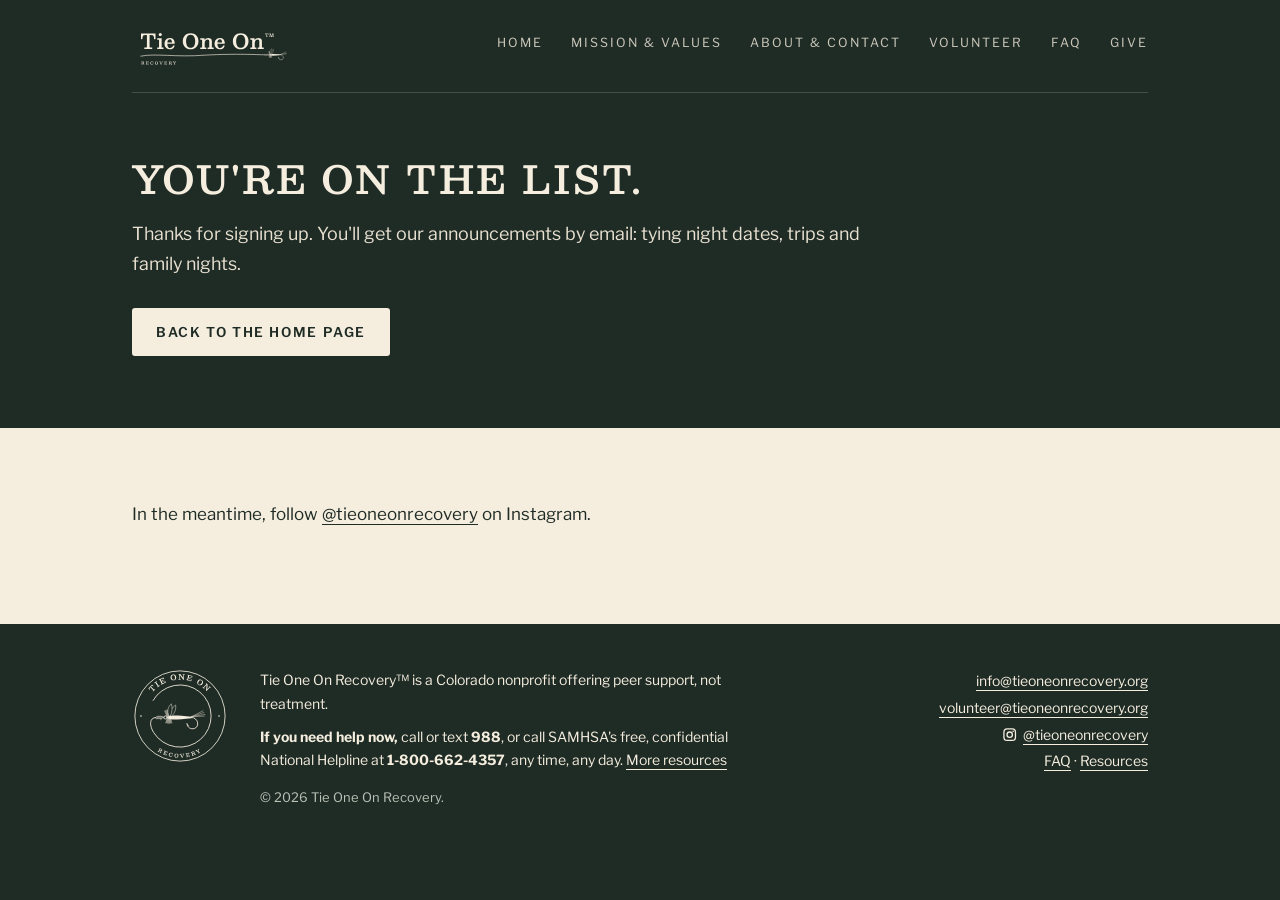
<file: thanks.html>
<!DOCTYPE html>
<html lang="en">
<head>
<meta charset="utf-8">
<meta name="viewport" content="width=device-width, initial-scale=1">
<title>Thanks · Tie One On Recovery</title>
<meta name="description" content="Free fly-tying nights for people in recovery and for families affected by addiction. A Colorado nonprofit.">
<meta property="og:title" content="Thanks · Tie One On Recovery">
<meta property="og:description" content="Free fly-tying nights for people in recovery and for families affected by addiction. A Colorado nonprofit.">
<meta property="og:image" content="https://tieoneonrecovery.org/assets/link-preview.png">
<meta property="og:url" content="https://tieoneonrecovery.org/thanks">
<meta property="og:type" content="website">
<link rel="icon" href="favicon.svg" type="image/svg+xml">
<link rel="icon" href="favicon.ico" sizes="48x48">
<link rel="apple-touch-icon" href="apple-touch-icon.png">
<link rel="stylesheet" href="styles.css">
</head>
<body>
<a class="skip" href="#main">Skip to content</a>
<div class="band">
  <div class="wrap">
    <header class="top">
      <a href="/" aria-label="Tie One On Recovery, home"><svg class="logo" xmlns="http://www.w3.org/2000/svg" viewBox="0 0 476 142" role="img" aria-label="Tie One On Recovery"><defs><mask id="ko1" maskUnits="userSpaceOnUse" x="-2000" y="-2000" width="6000" height="6000"><rect x="-2000" y="-2000" width="6000" height="6000" fill="#fff"/><g transform="translate(404.93,97) scale(0.44)"><path d="M15,-4 C13,-18 20,-31 31,-37 C33,-26 28,-12 19,-4 Z" fill="#000" stroke="none" stroke-width="1.5" stroke-linejoin="round"/></g></mask><mask id="ko2" maskUnits="userSpaceOnUse" x="-2000" y="-2000" width="6000" height="6000"><rect x="-2000" y="-2000" width="6000" height="6000" fill="#fff"/><g transform="translate(404.93,97) scale(0.44)"><path d="M11,-4 C4,-18 8,-33 18,-41 C22,-30 20,-14 15,-4 Z" fill="#000" stroke="none" stroke-width="1.5" stroke-linejoin="round"/></g></mask><mask id="ko3" maskUnits="userSpaceOnUse" x="-2000" y="-2000" width="6000" height="6000"><rect x="-2000" y="-2000" width="6000" height="6000" fill="#fff"/><g transform="translate(404.93,97) scale(0.44) rotate(24 -11.5 0)"><ellipse cx="-11.5" cy="0" rx="2.15" ry="4.4" fill="#000" stroke="none" stroke-width="1.35"/></g></mask><mask id="ko4" maskUnits="userSpaceOnUse" x="-2000" y="-2000" width="6000" height="6000"><rect x="-2000" y="-2000" width="6000" height="6000" fill="#fff"/><g transform="translate(404.93,97) scale(0.44) rotate(24 -15 0)"><ellipse cx="-15" cy="0" rx="2.15" ry="4.4" fill="#000" stroke="none" stroke-width="1.35"/></g></mask><mask id="ko5" maskUnits="userSpaceOnUse" x="-2000" y="-2000" width="6000" height="6000"><rect x="-2000" y="-2000" width="6000" height="6000" fill="#fff"/><g transform="translate(404.93,97) scale(0.44) rotate(24 -18.5 0)"><ellipse cx="-18.5" cy="0" rx="2.15" ry="4.4" fill="#000" stroke="none" stroke-width="1.35"/></g></mask><mask id="ko6" maskUnits="userSpaceOnUse" x="-2000" y="-2000" width="6000" height="6000"><rect x="-2000" y="-2000" width="6000" height="6000" fill="#fff"/><g transform="translate(404.93,97) scale(0.44) rotate(24 -22 0)"><ellipse cx="-22" cy="0" rx="2.15" ry="4.4" fill="#000" stroke="none" stroke-width="1.35"/></g></mask><mask id="ko7" maskUnits="userSpaceOnUse" x="-2000" y="-2000" width="6000" height="6000"><rect x="-2000" y="-2000" width="6000" height="6000" fill="#fff"/><g transform="translate(404.93,97) scale(0.44) rotate(24 -25.5 0)"><ellipse cx="-25.5" cy="0" rx="2.15" ry="4.4" fill="#000" stroke="none" stroke-width="1.35"/></g></mask></defs><g mask="url(#ko7)"><g mask="url(#ko6)"><g mask="url(#ko5)"><g mask="url(#ko4)"><g mask="url(#ko3)"><g mask="url(#ko2)"><g mask="url(#ko1)"><path d="M36.297333333333334 78.65066666666667Q36.297333333333334 79.57066666666667 36.57333333333334 79.78533333333334Q36.849333333333334 80.0 37.769333333333336 80.0H58.132Q59.02133333333333 80.0 59.45066666666666 79.78533333333334Q59.879999999999995 79.57066666666667 59.879999999999995 78.58933333333333V76.71866666666666Q59.879999999999995 75.768 59.64999999999999 75.46133333333333Q59.419999999999995 75.15466666666667 58.46933333333333 75.15466666666667H53.86933333333333Q52.64266666666666 75.15466666666667 52.36666666666666 74.80199999999999Q52.090666666666664 74.44933333333333 52.090666666666664 73.19200000000001V39.85733333333334Q52.090666666666664 39.06 52.30533333333333 38.79933333333334Q52.519999999999996 38.53866666666667 53.256 38.53866666666667H55.556Q59.266666666666666 38.53866666666667 61.336666666666666 39.489333333333335Q63.406666666666666 40.440000000000005 64.28066666666666 42.77066666666667Q65.15466666666666 45.101333333333336 65.24666666666667 49.24133333333333Q65.27733333333333 50.06933333333333 65.47666666666666 50.406666666666666Q65.67599999999999 50.744 66.62666666666667 50.744H68.22133333333333Q69.08 50.744 69.34066666666666 50.56Q69.60133333333333 50.376000000000005 69.60133333333333 49.548V35.44133333333333Q69.60133333333333 34.552 69.40199999999999 34.275999999999996Q69.20266666666666 34.0 68.344 34.0H27.986666666666665Q26.974666666666668 34.0 26.775333333333336 34.30666666666667Q26.576 34.61333333333334 26.576 35.656000000000006V49.272000000000006Q26.576 50.008 26.775333333333336 50.376000000000005Q26.974666666666668 50.744 27.772 50.744H29.489333333333335Q30.409333333333333 50.744 30.654666666666664 50.452666666666666Q30.9 50.16133333333333 30.930666666666667 49.333333333333336Q31.022666666666666 45.16266666666667 31.881333333333334 42.81666666666666Q32.74 40.470666666666666 34.81 39.504666666666665Q36.879999999999995 38.53866666666667 40.590666666666664 38.53866666666667H42.82933333333333Q43.596000000000004 38.53866666666667 43.84133333333334 38.79933333333334Q44.086666666666666 39.06 44.086666666666666 39.85733333333334V73.376Q44.086666666666666 74.54133333333333 43.78 74.848Q43.47333333333333 75.15466666666667 42.33866666666667 75.15466666666667H37.616Q36.879999999999995 75.15466666666667 36.58866666666667 75.36933333333334Q36.297333333333334 75.584 36.297333333333334 76.38133333333333ZM78.80133333333333 37.25066666666667Q78.80133333333333 39.244 80.212 40.501333333333335Q81.62266666666667 41.75866666666667 83.58533333333334 41.75866666666667Q85.57866666666666 41.75866666666667 86.974 40.501333333333335Q88.36933333333334 39.244 88.36933333333334 37.25066666666667Q88.36933333333334 35.22666666666667 86.974 33.98466666666667Q85.57866666666666 32.74266666666667 83.58533333333334 32.74266666666667Q81.62266666666667 32.74266666666667 80.212 33.98466666666667Q78.80133333333333 35.22666666666667 78.80133333333333 37.25066666666667ZM79.35333333333334 52.400000000000006Q80.028 52.400000000000006 80.028 53.16666666666667V74.90933333333334Q80.028 75.4 79.92066666666668 75.55333333333334Q79.81333333333333 75.70666666666666 79.292 75.70666666666666H75.45866666666667Q74.90666666666667 75.70666666666666 74.70733333333334 75.86Q74.50800000000001 76.01333333333334 74.50800000000001 76.62666666666667V79.264Q74.50800000000001 79.75466666666667 74.70733333333334 79.87733333333333Q74.90666666666667 80.0 75.39733333333334 80.0H92.50933333333333Q93.03066666666666 80.0 93.15333333333334 79.84666666666666Q93.27600000000001 79.69333333333333 93.27600000000001 79.20266666666667V76.35066666666667Q93.27600000000001 75.89066666666666 93.12266666666667 75.79866666666666Q92.96933333333334 75.70666666666666 92.50933333333333 75.70666666666666H88.4Q88.00133333333333 75.70666666666666 87.87866666666667 75.538Q87.756 75.36933333333333 87.756 74.97066666666667V48.75066666666667Q87.756 48.321333333333335 87.63333333333333 48.214Q87.51066666666667 48.10666666666667 87.112 48.10666666666667H75.30533333333334Q74.50800000000001 48.10666666666667 74.50800000000001 48.93466666666667V51.69466666666666Q74.50800000000001 52.15466666666667 74.63066666666667 52.27733333333334Q74.75333333333333 52.400000000000006 75.21333333333334 52.400000000000006ZM96.18933333333332 64.66666666666667Q96.18933333333332 68.96000000000001 97.93733333333333 72.64Q99.68533333333333 76.32 103.13533333333334 78.55866666666665Q106.58533333333332 80.79733333333333 111.67599999999999 80.79733333333333Q115.57066666666665 80.79733333333333 118.46866666666665 79.50933333333333Q121.36666666666666 78.22133333333333 123.268 75.82933333333332Q125.16933333333333 73.43733333333333 126.05866666666665 70.064Q126.15066666666667 69.696 126.01266666666666 69.54266666666666Q125.87466666666666 69.38933333333333 125.35333333333332 69.38933333333333H122.16399999999999Q121.67333333333332 69.38933333333333 121.53533333333331 69.58866666666665Q121.39733333333332 69.788 121.244 70.12533333333333Q120.07866666666666 73.19200000000001 117.94733333333332 75.00133333333333Q115.81599999999999 76.81066666666666 112.59599999999999 76.81066666666666Q109.744 76.81066666666666 107.996 75.24666666666667Q106.24799999999999 73.68266666666666 105.466 71.122Q104.684 68.56133333333334 104.62266666666666 65.52533333333334Q104.62266666666666 65.004 104.80666666666666 64.82Q104.99066666666666 64.636 105.54266666666666 64.636H125.29199999999999Q125.93599999999999 64.636 126.15066666666667 64.46733333333333Q126.36533333333333 64.29866666666666 126.36533333333333 63.65466666666667Q126.36533333333333 61.53866666666667 125.96666666666665 59.254000000000005Q125.56799999999998 56.96933333333334 124.63266666666665 54.85333333333334Q123.69733333333332 52.73733333333334 122.05666666666666 51.02Q120.416 49.30266666666667 117.978 48.306Q115.53999999999999 47.309333333333335 112.10533333333333 47.309333333333335Q106.8 47.309333333333335 103.258 49.60933333333334Q99.716 51.909333333333336 97.95266666666666 55.83466666666667Q96.18933333333332 59.760000000000005 96.18933333333332 64.66666666666667ZM105.604 60.894666666666666Q104.96 60.894666666666666 104.83733333333333 60.726Q104.71466666666666 60.55733333333333 104.74533333333332 60.00533333333333Q104.80666666666666 57.797333333333334 105.60399999999998 55.742666666666665Q106.40133333333333 53.688 107.996 52.354Q109.59066666666666 51.02 111.98266666666666 51.02Q113.60799999999999 51.02 114.77333333333333 51.909333333333336Q115.93866666666666 52.79866666666667 116.70533333333333 54.224666666666664Q117.472 55.650666666666666 117.84 57.245333333333335Q118.208 58.84 118.23866666666666 60.312Q118.26933333333332 60.71066666666667 118.13133333333332 60.80266666666667Q117.99333333333333 60.894666666666666 117.38 60.894666666666666ZM150.25466666666665 57.0Q150.25466666666665 62.029333333333334 151.84933333333333 66.35333333333334Q153.444 70.67733333333334 156.43399999999997 73.928Q159.42399999999998 77.17866666666667 163.73266666666666 78.988Q168.0413333333333 80.79733333333333 173.43866666666665 80.79733333333333Q178.62133333333333 80.79733333333333 182.86866666666666 78.988Q187.11599999999999 77.17866666666667 190.19799999999998 73.928Q193.27999999999997 70.67733333333334 194.9513333333333 66.35333333333334Q196.62266666666665 62.029333333333334 196.62266666666665 57.0Q196.62266666666665 51.97066666666667 195.02799999999996 47.646666666666675Q193.4333333333333 43.32266666666667 190.428 40.072Q187.42266666666666 36.821333333333335 183.1293333333333 35.012Q178.83599999999998 33.20266666666667 173.43866666666665 33.20266666666667Q168.0413333333333 33.20266666666667 163.73266666666666 35.012Q159.42399999999998 36.821333333333335 156.43399999999997 40.072Q153.444 43.32266666666667 151.84933333333333 47.646666666666675Q150.25466666666665 51.97066666666667 150.25466666666665 57.0ZM159.97599999999997 57.0Q159.97599999999997 52.92133333333334 160.74266666666665 49.44066666666667Q161.5093333333333 45.96 163.11933333333332 43.32266666666666Q164.7293333333333 40.68533333333333 167.28999999999996 39.21333333333334Q169.85066666666665 37.74133333333334 173.43866666666665 37.74133333333334Q177.02666666666664 37.74133333333334 179.5873333333333 39.21333333333334Q182.14799999999997 40.68533333333333 183.75799999999998 43.32266666666666Q185.36799999999997 45.96 186.13466666666665 49.44066666666667Q186.9013333333333 52.92133333333334 186.9013333333333 57.0Q186.9013333333333 61.048 186.22666666666663 64.54400000000001Q185.55199999999996 68.04 183.98799999999997 70.67733333333334Q182.42399999999998 73.31466666666667 179.83266666666663 74.78666666666666Q177.2413333333333 76.25866666666667 173.43866666666665 76.25866666666667Q169.85066666666665 76.25866666666667 167.28999999999996 74.78666666666666Q164.7293333333333 73.31466666666667 163.11933333333332 70.67733333333334Q161.5093333333333 68.04 160.74266666666665 64.54400000000001Q159.97599999999997 61.048 159.97599999999997 57.0ZM206.43599999999998 52.400000000000006Q206.9573333333333 52.400000000000006 207.17199999999997 52.538000000000004Q207.38666666666666 52.676 207.38666666666666 53.19733333333333V74.72533333333334Q207.38666666666666 75.4 207.1413333333333 75.55333333333334Q206.896 75.70666666666666 206.19066666666666 75.70666666666666H203.00133333333332Q202.35733333333332 75.70666666666666 202.11199999999997 75.89066666666668Q201.86666666666665 76.07466666666667 201.86666666666665 76.78V78.92666666666666Q201.86666666666665 79.57066666666667 202.00466666666665 79.78533333333334Q202.14266666666666 80.0 202.75599999999997 80.0H218.82533333333333Q219.408 80.0 219.63799999999998 79.816Q219.868 79.632 219.868 79.01866666666666V76.78Q219.868 76.07466666666667 219.63799999999998 75.89066666666668Q219.408 75.70666666666666 218.76399999999998 75.70666666666666H216.34133333333332Q215.6053333333333 75.70666666666666 215.34466666666663 75.43066666666667Q215.08399999999997 75.15466666666667 215.08399999999997 74.48V62.64266666666667Q215.08399999999997 59.484 216.188 57.06133333333334Q217.29199999999997 54.638666666666666 219.224 53.274Q221.15599999999998 51.909333333333336 223.60933333333332 51.909333333333336Q226.18533333333332 51.909333333333336 227.36599999999999 53.458Q228.54666666666665 55.00666666666667 228.54666666666665 58.13466666666667V74.51066666666667Q228.54666666666665 75.30799999999999 228.30133333333333 75.50733333333332Q228.05599999999998 75.70666666666666 227.28933333333333 75.70666666666666H224.59066666666666Q224.00799999999998 75.70666666666666 223.86999999999998 75.952Q223.73199999999997 76.19733333333333 223.73199999999997 76.74933333333334V78.92666666666666Q223.73199999999997 79.50933333333333 223.85466666666665 79.75466666666667Q223.97733333333332 80.0 224.59066666666666 80.0H240.56799999999998Q241.2733333333333 80.0 241.51866666666666 79.862Q241.76399999999998 79.724 241.76399999999998 79.04933333333334V76.688Q241.76399999999998 76.136 241.59533333333331 75.92133333333334Q241.42666666666665 75.70666666666666 240.87466666666666 75.70666666666666H237.47066666666666Q236.64266666666666 75.70666666666666 236.44333333333333 75.446Q236.24399999999997 75.18533333333333 236.24399999999997 74.35733333333333V57.368Q236.24399999999997 54.08666666666667 235.26266666666663 51.848000000000006Q234.28133333333332 49.60933333333334 232.012 48.45933333333333Q229.74266666666665 47.309333333333335 225.94 47.309333333333335Q221.98399999999998 47.309333333333335 219.53066666666666 48.919333333333334Q217.0773333333333 50.529333333333334 215.54399999999998 52.82933333333334Q215.11466666666666 53.38133333333333 214.9153333333333 53.366Q214.71599999999998 53.35066666666667 214.71599999999998 52.15466666666667V49.30266666666667Q214.71599999999998 48.72 214.42466666666667 48.413333333333334Q214.13333333333333 48.10666666666667 213.55066666666664 48.10666666666667H202.87866666666665Q202.35733333333332 48.10666666666667 202.11199999999997 48.306000000000004Q201.86666666666665 48.50533333333334 201.86666666666665 49.088V51.388000000000005Q201.86666666666665 51.97066666666667 202.01999999999998 52.18533333333334Q202.17333333333332 52.400000000000006 202.75599999999997 52.400000000000006ZM244.3093333333333 64.66666666666667Q244.3093333333333 68.96000000000001 246.0573333333333 72.64Q247.80533333333332 76.32 251.25533333333334 78.55866666666665Q254.70533333333333 80.79733333333333 259.796 80.79733333333333Q263.69066666666663 80.79733333333333 266.58866666666665 79.50933333333333Q269.4866666666667 78.22133333333333 271.38800000000003 75.82933333333332Q273.28933333333333 73.43733333333333 274.17866666666663 70.064Q274.27066666666667 69.696 274.13266666666664 69.54266666666666Q273.99466666666666 69.38933333333333 273.4733333333333 69.38933333333333H270.284Q269.7933333333333 69.38933333333333 269.6553333333333 69.58866666666665Q269.51733333333334 69.788 269.364 70.12533333333333Q268.19866666666667 73.19200000000001 266.0673333333333 75.00133333333333Q263.936 76.81066666666666 260.716 76.81066666666666Q257.864 76.81066666666666 256.116 75.24666666666667Q254.368 73.68266666666666 253.58599999999998 71.122Q252.80399999999997 68.56133333333334 252.74266666666665 65.52533333333334Q252.74266666666665 65.004 252.92666666666665 64.82Q253.11066666666665 64.636 253.66266666666664 64.636H273.412Q274.056 64.636 274.27066666666667 64.46733333333333Q274.4853333333333 64.29866666666666 274.4853333333333 63.65466666666667Q274.4853333333333 61.53866666666667 274.08666666666664 59.254000000000005Q273.688 56.96933333333334 272.75266666666664 54.85333333333334Q271.8173333333333 52.73733333333334 270.1766666666666 51.02Q268.536 49.30266666666667 266.09799999999996 48.306Q263.65999999999997 47.309333333333335 260.2253333333333 47.309333333333335Q254.92 47.309333333333335 251.378 49.60933333333334Q247.83599999999998 51.909333333333336 246.07266666666663 55.83466666666667Q244.3093333333333 59.760000000000005 244.3093333333333 64.66666666666667ZM253.724 60.894666666666666Q253.07999999999998 60.894666666666666 252.95733333333334 60.726Q252.83466666666666 60.55733333333333 252.86533333333333 60.00533333333333Q252.92666666666665 57.797333333333334 253.724 55.742666666666665Q254.5213333333333 53.688 256.116 52.354Q257.71066666666667 51.02 260.10266666666666 51.02Q261.728 51.02 262.8933333333333 51.909333333333336Q264.0586666666666 52.79866666666667 264.82533333333333 54.224666666666664Q265.592 55.650666666666666 265.96 57.245333333333335Q266.328 58.84 266.35866666666664 60.312Q266.3893333333333 60.71066666666667 266.2513333333333 60.80266666666667Q266.11333333333334 60.894666666666666 265.5 60.894666666666666ZM298.37466666666666 57.0Q298.37466666666666 62.029333333333334 299.96933333333334 66.35333333333334Q301.56399999999996 70.67733333333334 304.554 73.928Q307.544 77.17866666666667 311.85266666666666 78.988Q316.1613333333333 80.79733333333333 321.5586666666666 80.79733333333333Q326.74133333333333 80.79733333333333 330.98866666666663 78.988Q335.236 77.17866666666667 338.318 73.928Q341.4 70.67733333333334 343.0713333333333 66.35333333333334Q344.74266666666665 62.029333333333334 344.74266666666665 57.0Q344.74266666666665 51.97066666666667 343.14799999999997 47.646666666666675Q341.5533333333333 43.32266666666667 338.548 40.072Q335.54266666666666 36.821333333333335 331.2493333333333 35.012Q326.95599999999996 33.20266666666667 321.5586666666666 33.20266666666667Q316.1613333333333 33.20266666666667 311.85266666666666 35.012Q307.544 36.821333333333335 304.554 40.072Q301.56399999999996 43.32266666666667 299.96933333333334 47.646666666666675Q298.37466666666666 51.97066666666667 298.37466666666666 57.0ZM308.096 57.0Q308.096 52.92133333333334 308.86266666666666 49.44066666666667Q309.6293333333333 45.96 311.2393333333333 43.32266666666666Q312.84933333333333 40.68533333333333 315.40999999999997 39.21333333333334Q317.97066666666666 37.74133333333334 321.5586666666666 37.74133333333334Q325.14666666666665 37.74133333333334 327.7073333333333 39.21333333333334Q330.268 40.68533333333333 331.878 43.32266666666666Q333.488 45.96 334.25466666666665 49.44066666666667Q335.0213333333333 52.92133333333334 335.0213333333333 57.0Q335.0213333333333 61.048 334.34666666666664 64.54400000000001Q333.67199999999997 68.04 332.10799999999995 70.67733333333334Q330.544 73.31466666666667 327.9526666666667 74.78666666666666Q325.36133333333333 76.25866666666667 321.5586666666666 76.25866666666667Q317.97066666666666 76.25866666666667 315.40999999999997 74.78666666666666Q312.84933333333333 73.31466666666667 311.2393333333333 70.67733333333334Q309.6293333333333 68.04 308.86266666666666 64.54400000000001Q308.096 61.048 308.096 57.0ZM354.556 52.400000000000006Q355.07733333333334 52.400000000000006 355.29200000000003 52.538000000000004Q355.50666666666666 52.676 355.50666666666666 53.19733333333333V74.72533333333334Q355.50666666666666 75.4 355.2613333333333 75.55333333333334Q355.01599999999996 75.70666666666666 354.31066666666663 75.70666666666666H351.1213333333333Q350.4773333333333 75.70666666666666 350.23199999999997 75.89066666666668Q349.9866666666667 76.07466666666667 349.9866666666667 76.78V78.92666666666666Q349.9866666666667 79.57066666666667 350.12466666666666 79.78533333333334Q350.26266666666663 80.0 350.876 80.0H366.94533333333334Q367.52799999999996 80.0 367.758 79.816Q367.988 79.632 367.988 79.01866666666666V76.78Q367.988 76.07466666666667 367.758 75.89066666666668Q367.52799999999996 75.70666666666666 366.884 75.70666666666666H364.4613333333333Q363.7253333333333 75.70666666666666 363.46466666666663 75.43066666666667Q363.204 75.15466666666667 363.204 74.48V62.64266666666667Q363.204 59.484 364.308 57.06133333333334Q365.412 54.638666666666666 367.344 53.274Q369.276 51.909333333333336 371.72933333333333 51.909333333333336Q374.30533333333335 51.909333333333336 375.486 53.458Q376.66666666666663 55.00666666666667 376.66666666666663 58.13466666666667V74.51066666666667Q376.66666666666663 75.30799999999999 376.42133333333334 75.50733333333332Q376.176 75.70666666666666 375.40933333333334 75.70666666666666H372.71066666666667Q372.128 75.70666666666666 371.99 75.952Q371.852 76.19733333333333 371.852 76.74933333333334V78.92666666666666Q371.852 79.50933333333333 371.9746666666666 79.75466666666667Q372.0973333333333 80.0 372.71066666666667 80.0H388.688Q389.3933333333333 80.0 389.63866666666667 79.862Q389.884 79.724 389.884 79.04933333333334V76.688Q389.884 76.136 389.7153333333333 75.92133333333334Q389.5466666666666 75.70666666666666 388.99466666666666 75.70666666666666H385.59066666666666Q384.76266666666663 75.70666666666666 384.5633333333333 75.446Q384.364 75.18533333333333 384.364 74.35733333333333V57.368Q384.364 54.08666666666667 383.38266666666664 51.848000000000006Q382.4013333333333 49.60933333333334 380.13199999999995 48.45933333333333Q377.86266666666666 47.309333333333335 374.06 47.309333333333335Q370.104 47.309333333333335 367.65066666666667 48.919333333333334Q365.19733333333335 50.529333333333334 363.664 52.82933333333334Q363.23466666666667 53.38133333333333 363.03533333333337 53.366Q362.836 53.35066666666667 362.836 52.15466666666667V49.30266666666667Q362.836 48.72 362.54466666666667 48.413333333333334Q362.25333333333333 48.10666666666667 361.67066666666665 48.10666666666667H350.9986666666667Q350.4773333333333 48.10666666666667 350.23199999999997 48.306000000000004Q349.9866666666667 48.50533333333334 349.9866666666667 49.088V51.388000000000005Q349.9866666666667 51.97066666666667 350.14 52.18533333333334Q350.29333333333335 52.400000000000006 350.876 52.400000000000006Z" fill="#f5eedf"/><path d="M30.68 120.92773333333334Q30.483733333333333 120.92773333333334 30.4132 120.88786666666667Q30.342666666666666 120.848 30.342666666666666 120.63946666666666V117.98373333333333Q30.342666666666666 117.7936 30.397866666666665 117.75066666666666Q30.453066666666665 117.70773333333334 30.63093333333333 117.70773333333334H32.440266666666666Q32.88186666666667 117.70773333333334 33.25906666666667 117.88866666666667Q33.636266666666664 118.06960000000001 33.8724 118.43146666666667Q34.108533333333334 118.79333333333334 34.108533333333334 119.32693333333333Q34.108533333333334 119.86053333333334 33.8724 120.21626666666667Q33.636266666666664 120.572 33.25906666666667 120.74986666666666Q32.88186666666667 120.92773333333334 32.440266666666666 120.92773333333334ZM36.31653333333333 126.0Q36.4576 126.0 36.50666666666667 125.96013333333333Q36.555733333333336 125.92026666666666 36.555733333333336 125.76693333333333V125.30693333333333Q36.555733333333336 125.1536 36.50053333333334 125.12293333333332Q36.44533333333333 125.09226666666666 36.30426666666666 125.09226666666666H35.924Q35.641866666666665 125.09226666666666 35.5284 124.89906666666667Q35.41493333333333 124.70586666666667 35.38733333333333 124.38693333333333Q35.35973333333333 124.068 35.34133333333333 123.6816Q35.32293333333333 123.2952 35.23093333333333 122.90266666666666Q35.138933333333334 122.51013333333333 34.89666666666666 122.16973333333334Q34.654399999999995 121.82933333333334 34.176 121.60853333333333Q34.016533333333335 121.54106666666667 34.034933333333335 121.45519999999999Q34.053333333333335 121.36933333333333 34.21893333333333 121.32026666666667Q35.04693333333333 121.06266666666667 35.39346666666666 120.5352Q35.739999999999995 120.00773333333333 35.739999999999995 119.2656Q35.739999999999995 118.548 35.40266666666666 117.98986666666667Q35.065333333333335 117.43173333333334 34.33853333333333 117.11586666666668Q33.61173333333333 116.8 32.440266666666666 116.8H27.644Q27.509066666666666 116.8 27.46613333333333 116.846Q27.4232 116.892 27.4232 117.0392V117.49306666666666Q27.4232 117.6096 27.4784 117.65866666666668Q27.5336 117.70773333333334 27.650133333333333 117.70773333333334H28.557866666666666Q28.705066666666667 117.70773333333334 28.738799999999998 117.766Q28.77253333333333 117.82426666666667 28.77253333333333 117.96533333333333V124.804Q28.77253333333333 124.988 28.717333333333332 125.04013333333333Q28.662133333333333 125.09226666666666 28.465866666666667 125.09226666666666H27.7176Q27.527466666666665 125.09226666666666 27.47533333333333 125.13826666666667Q27.4232 125.18426666666667 27.4232 125.38053333333333V125.73013333333333Q27.4232 125.90186666666666 27.46613333333333 125.95093333333332Q27.509066666666666 126.0 27.668533333333333 126.0H31.366933333333332Q31.5448 126.0 31.6184 125.95400000000001Q31.692 125.908 31.692 125.71786666666667V125.3376Q31.692 125.18426666666667 31.6552 125.13826666666667Q31.6184 125.09226666666666 31.4712 125.09226666666666H30.600266666666666Q30.434666666666665 125.09226666666666 30.388666666666666 125.03399999999999Q30.342666666666666 124.97573333333334 30.342666666666666 124.8224V122.14213333333333Q30.342666666666666 121.93973333333334 30.404 121.906Q30.465333333333334 121.87226666666666 30.6616 121.87226666666666H32.1336Q32.73466666666667 121.87226666666666 33.0536 122.09613333333333Q33.37253333333333 122.32 33.516666666666666 122.68799999999999Q33.6608 123.056 33.70986666666667 123.49453333333332Q33.75893333333333 123.93306666666666 33.81106666666666 124.37466666666666Q33.8632 124.81626666666666 34.010400000000004 125.18426666666667Q34.1576 125.55226666666667 34.4888 125.77613333333333Q34.82 126.0 35.43333333333333 126.0ZM42.051199999999994 117.70773333333334Q42.23519999999999 117.70773333333334 42.29039999999999 117.74146666666667Q42.3456 117.7752 42.3456 117.9592V124.77333333333334Q42.3456 124.988 42.29653333333333 125.04013333333333Q42.24746666666666 125.09226666666666 42.026666666666664 125.09226666666666H41.21706666666666Q41.08826666666666 125.09226666666666 41.04226666666666 125.1168Q40.99626666666666 125.14133333333334 40.99626666666666 125.27013333333333V125.7792Q40.99626666666666 125.93866666666666 41.054533333333325 125.96933333333334Q41.11279999999999 126.0 41.25386666666666 126.0H49.16586666666666Q49.306933333333326 126.0 49.34373333333333 125.9632Q49.38053333333333 125.9264 49.38053333333333 125.78533333333333V122.88426666666666Q49.38053333333333 122.7432 49.331466666666664 122.7064Q49.282399999999996 122.6696 49.14133333333333 122.6696H48.71813333333333Q48.60159999999999 122.6696 48.56786666666666 122.71253333333334Q48.53413333333333 122.75546666666666 48.53413333333333 122.90266666666666Q48.52186666666666 123.74293333333334 48.340933333333325 124.22133333333333Q48.16 124.69973333333333 47.72146666666666 124.89599999999999Q47.282933333333325 125.09226666666666 46.47946666666666 125.09226666666666H44.20399999999999Q44.01386666666666 125.09226666666666 43.9648 125.0524Q43.91573333333333 125.01253333333334 43.91573333333333 124.82853333333334V121.90293333333334Q43.91573333333333 121.7312 43.96173333333333 121.66986666666666Q44.00773333333333 121.60853333333333 44.16106666666666 121.60853333333333H44.78666666666666Q45.22213333333333 121.60853333333333 45.5104 121.77413333333334Q45.79866666666666 121.93973333333334 45.95813333333333 122.2188Q46.117599999999996 122.49786666666667 46.154399999999995 122.84133333333334Q46.172799999999995 122.9824 46.21573333333333 123.0284Q46.25866666666666 123.0744 46.34453333333333 123.0744H46.65733333333333Q46.798399999999994 123.0744 46.83213333333333 123.02533333333332Q46.86586666666666 122.97626666666666 46.86586666666666 122.82293333333334V119.73786666666666Q46.86586666666666 119.60906666666666 46.822933333333324 119.5692Q46.779999999999994 119.52933333333334 46.651199999999996 119.52933333333334H46.33839999999999Q46.234133333333325 119.52933333333334 46.20346666666666 119.57533333333333Q46.172799999999995 119.62133333333334 46.160533333333326 119.744Q46.11146666666666 120.2592 45.78026666666666 120.59653333333333Q45.44906666666666 120.93386666666666 44.77439999999999 120.93386666666666H44.130399999999995Q43.9832 120.93386666666666 43.949466666666666 120.8664Q43.91573333333333 120.79893333333334 43.91573333333333 120.63946666666666V117.9776Q43.91573333333333 117.79973333333334 43.97706666666666 117.75373333333334Q44.038399999999996 117.70773333333334 44.20399999999999 117.70773333333334H46.60213333333333Q47.282933333333325 117.70773333333334 47.66933333333333 117.88560000000001Q48.05573333333333 118.06346666666667 48.224399999999996 118.4836Q48.39306666666666 118.90373333333334 48.41146666666666 119.62133333333334Q48.41759999999999 119.73786666666666 48.44519999999999 119.79613333333333Q48.47279999999999 119.8544 48.60773333333333 119.8544H49.06773333333333Q49.23333333333333 119.8544 49.245599999999996 119.81146666666666Q49.25786666666666 119.76853333333334 49.25786666666666 119.6152V117.09440000000001Q49.25786666666666 116.892 49.20266666666666 116.846Q49.14746666666666 116.8 48.94506666666666 116.8H41.23546666666666Q41.08826666666666 116.8 41.04226666666666 116.84293333333333Q40.99626666666666 116.88586666666667 40.99626666666666 117.04533333333333V117.43786666666666Q40.99626666666666 117.5912 41.03306666666666 117.64946666666667Q41.06986666666666 117.70773333333334 41.22933333333333 117.70773333333334ZM54.28106666666666 121.4Q54.28106666666666 122.4488 54.618399999999994 123.31973333333335Q54.95573333333333 124.19066666666667 55.578266666666664 124.82546666666667Q56.200799999999994 125.46026666666667 57.05333333333333 125.80680000000001Q57.90586666666666 126.15333333333334 58.93013333333332 126.15333333333334Q60.19359999999999 126.15333333333334 61.09519999999999 125.678Q61.99679999999999 125.20266666666667 62.51199999999999 124.3808Q63.02719999999999 123.55893333333333 63.113066666666654 122.51626666666667Q63.12533333333332 122.4304 63.088533333333324 122.40586666666667Q63.051733333333324 122.38133333333333 62.941333333333326 122.38133333333333H62.32799999999999Q62.22986666666666 122.38133333333333 62.19306666666666 122.41813333333333Q62.15626666666666 122.45493333333333 62.13786666666666 122.55306666666667Q62.045866666666655 123.24613333333333 61.65946666666666 123.85333333333332Q61.27306666666666 124.46053333333333 60.62293333333332 124.83466666666666Q59.97279999999999 125.2088 59.08346666666666 125.2088Q58.10213333333333 125.2088 57.43973333333332 124.71813333333333Q56.777333333333324 124.22746666666667 56.44306666666666 123.36573333333334Q56.108799999999995 122.504 56.108799999999995 121.4Q56.108799999999995 120.296 56.46453333333333 119.42813333333334Q56.82026666666666 118.56026666666666 57.50106666666666 118.0604Q58.18186666666666 117.56053333333334 59.14479999999999 117.56053333333334Q59.942133333333324 117.56053333333334 60.53399999999999 117.87946666666667Q61.12586666666666 118.1984 61.49386666666666 118.71360000000001Q61.86186666666666 119.2288 61.972266666666656 119.81146666666666Q61.99679999999999 119.928 62.01826666666666 119.97093333333333Q62.039733333333324 120.01386666666667 62.18079999999999 120.01386666666667H62.77573333333333Q62.898399999999995 120.01386666666667 62.935199999999995 119.98013333333333Q62.971999999999994 119.9464 62.971999999999994 119.82986666666667V116.9104Q62.971999999999994 116.8 62.94746666666666 116.76933333333332Q62.922933333333326 116.73866666666666 62.80639999999999 116.73866666666666H62.35253333333333Q62.24826666666666 116.73866666666666 62.22373333333333 116.76013333333333Q62.19919999999999 116.7816 62.16853333333333 116.8552L61.923199999999994 117.5912Q61.849599999999995 117.76906666666667 61.794399999999996 117.78133333333334Q61.73919999999999 117.7936 61.62266666666666 117.6832Q61.17493333333333 117.23546666666667 60.53093333333332 116.94106666666667Q59.886933333333324 116.64666666666668 59.05279999999999 116.64666666666668Q58.07759999999999 116.64666666666668 57.215866666666656 117.00240000000001Q56.35413333333332 117.35813333333334 55.691733333333325 117.99906666666666Q55.02933333333333 118.64 54.655199999999994 119.50786666666667Q54.28106666666666 120.37573333333333 54.28106666666666 121.4ZM67.89093333333334 121.4Q67.89093333333334 122.40586666666667 68.20373333333333 123.2676Q68.51653333333334 124.12933333333334 69.11146666666667 124.77946666666666Q69.7064 125.4296 70.55893333333333 125.79146666666666Q71.41146666666667 126.15333333333334 72.47866666666667 126.15333333333334Q73.50293333333333 126.15333333333334 74.34626666666666 125.79146666666666Q75.1896 125.4296 75.79986666666667 124.77946666666666Q76.41013333333333 124.12933333333334 76.73826666666668 123.2676Q77.0664 122.40586666666667 77.0664 121.4Q77.0664 120.39413333333333 76.7536 119.5324Q76.4408 118.67066666666666 75.84586666666667 118.02053333333333Q75.25093333333334 117.3704 74.39840000000001 117.00853333333333Q73.54586666666667 116.64666666666668 72.47866666666667 116.64666666666668Q71.41146666666667 116.64666666666668 70.55893333333333 117.00853333333333Q69.7064 117.3704 69.11146666666667 118.02053333333333Q68.51653333333334 118.67066666666666 68.20373333333333 119.5324Q67.89093333333334 120.39413333333333 67.89093333333334 121.4ZM69.71866666666666 121.4Q69.71866666666666 120.58426666666666 69.87506666666667 119.87586666666667Q70.03146666666667 119.16746666666667 70.36266666666667 118.6308Q70.69386666666666 118.09413333333333 71.21826666666666 117.7936Q71.74266666666666 117.49306666666666 72.47866666666667 117.49306666666666Q73.21466666666667 117.49306666666666 73.73906666666667 117.7936Q74.26346666666667 118.09413333333333 74.5916 118.6308Q74.91973333333334 119.16746666666667 75.07920000000001 119.87586666666667Q75.23866666666667 120.58426666666666 75.23866666666667 121.4Q75.23866666666667 122.2096 75.0976 122.92106666666666Q74.95653333333334 123.63253333333333 74.6376 124.16919999999999Q74.31866666666667 124.70586666666667 73.78813333333333 125.0064Q73.2576 125.30693333333333 72.47866666666667 125.30693333333333Q71.74266666666666 125.30693333333333 71.21826666666666 125.0064Q70.69386666666666 124.70586666666667 70.36266666666667 124.16919999999999Q70.03146666666667 123.63253333333333 69.87506666666667 122.92106666666666Q69.71866666666666 122.2096 69.71866666666666 121.4ZM86.6344 123.7184Q86.52399999999999 123.98213333333334 86.44733333333332 124.08333333333334Q86.37066666666666 124.18453333333333 86.3032 124.14466666666667Q86.23573333333333 124.1048 86.15599999999999 123.93613333333333Q86.07626666666665 123.76746666666666 85.95973333333333 123.48533333333333L83.764 118.00826666666667Q83.70266666666666 117.84266666666667 83.73946666666666 117.77520000000001Q83.77626666666666 117.70773333333334 84.02159999999999 117.70773333333334H84.70853333333332Q84.89866666666666 117.70773333333334 84.94773333333333 117.65559999999999Q84.9968 117.60346666666666 84.9968 117.4072V117.09440000000001Q84.9968 116.91653333333333 84.96 116.85826666666667Q84.9232 116.8 84.7576 116.8H80.7464Q80.5808 116.8 80.53479999999999 116.84293333333333Q80.4888 116.88586666666667 80.4888 117.05146666666667V117.43786666666666Q80.4888 117.5912 80.52253333333333 117.64946666666667Q80.55626666666666 117.70773333333334 80.7096 117.70773333333334H81.61733333333332Q81.81973333333333 117.70773333333334 81.86573333333334 117.74146666666667Q81.91173333333333 117.7752 81.96693333333333 117.91626666666667L85.33413333333333 125.9264Q85.39546666666666 126.0736 85.47213333333332 126.1288Q85.54879999999999 126.184 85.7696 126.184H86.27253333333333Q86.41359999999999 126.184 86.48106666666666 126.15026666666667Q86.54853333333332 126.11653333333334 86.58533333333332 126.05213333333333Q86.62213333333332 125.98773333333334 86.65279999999998 125.89573333333334L89.9648 117.98373333333333Q90.02613333333332 117.83653333333334 90.09359999999998 117.77213333333333Q90.16106666666666 117.70773333333334 90.37573333333333 117.70773333333334H91.13013333333332Q91.25893333333332 117.70773333333334 91.29266666666666 117.65559999999999Q91.32639999999999 117.60346666666666 91.32639999999999 117.4808V117.05146666666667Q91.32639999999999 116.89813333333333 91.28346666666667 116.84906666666666Q91.24053333333333 116.8 91.09333333333332 116.8H87.9592Q87.81813333333332 116.8 87.78133333333332 116.846Q87.74453333333332 116.892 87.74453333333332 117.0392V117.4992Q87.74453333333332 117.63413333333334 87.79053333333331 117.67093333333334Q87.83653333333332 117.70773333333334 87.98373333333332 117.70773333333334H88.72586666666666Q88.98346666666666 117.70773333333334 89.03559999999999 117.7568Q89.08773333333332 117.80586666666667 89.01413333333332 117.9776ZM96.46613333333333 117.70773333333334Q96.65013333333333 117.70773333333334 96.70533333333333 117.74146666666667Q96.76053333333333 117.7752 96.76053333333333 117.9592V124.77333333333334Q96.76053333333333 124.988 96.71146666666667 125.04013333333333Q96.6624 125.09226666666666 96.4416 125.09226666666666H95.632Q95.50319999999999 125.09226666666666 95.4572 125.1168Q95.4112 125.14133333333334 95.4112 125.27013333333333V125.7792Q95.4112 125.93866666666666 95.46946666666666 125.96933333333334Q95.52773333333333 126.0 95.6688 126.0H103.5808Q103.72186666666667 126.0 103.75866666666667 125.9632Q103.79546666666667 125.9264 103.79546666666667 125.78533333333333V122.88426666666666Q103.79546666666667 122.7432 103.7464 122.7064Q103.69733333333333 122.6696 103.55626666666666 122.6696H103.13306666666666Q103.01653333333333 122.6696 102.9828 122.71253333333334Q102.94906666666667 122.75546666666666 102.94906666666667 122.90266666666666Q102.9368 123.74293333333334 102.75586666666666 124.22133333333333Q102.57493333333333 124.69973333333333 102.13640000000001 124.89599999999999Q101.69786666666667 125.09226666666666 100.8944 125.09226666666666H98.61893333333333Q98.4288 125.09226666666666 98.37973333333333 125.0524Q98.33066666666667 125.01253333333334 98.33066666666667 124.82853333333334V121.90293333333334Q98.33066666666667 121.7312 98.37666666666667 121.66986666666666Q98.42266666666667 121.60853333333333 98.576 121.60853333333333H99.2016Q99.63706666666667 121.60853333333333 99.92533333333333 121.77413333333334Q100.2136 121.93973333333334 100.37306666666666 122.2188Q100.53253333333333 122.49786666666667 100.56933333333333 122.84133333333334Q100.58773333333333 122.9824 100.63066666666666 123.0284Q100.6736 123.0744 100.75946666666667 123.0744H101.07226666666666Q101.21333333333334 123.0744 101.24706666666667 123.02533333333332Q101.2808 122.97626666666666 101.2808 122.82293333333334V119.73786666666666Q101.2808 119.60906666666666 101.23786666666666 119.5692Q101.19493333333334 119.52933333333334 101.06613333333333 119.52933333333334H100.75333333333333Q100.64906666666667 119.52933333333334 100.61840000000001 119.57533333333333Q100.58773333333333 119.62133333333334 100.57546666666667 119.744Q100.5264 120.2592 100.1952 120.59653333333333Q99.864 120.93386666666666 99.18933333333334 120.93386666666666H98.54533333333333Q98.39813333333333 120.93386666666666 98.3644 120.8664Q98.33066666666667 120.79893333333334 98.33066666666667 120.63946666666666V117.9776Q98.33066666666667 117.79973333333334 98.392 117.75373333333334Q98.45333333333333 117.70773333333334 98.61893333333333 117.70773333333334H101.01706666666666Q101.69786666666667 117.70773333333334 102.08426666666666 117.88560000000001Q102.47066666666666 118.06346666666667 102.63933333333333 118.4836Q102.80799999999999 118.90373333333334 102.82639999999999 119.62133333333334Q102.83253333333333 119.73786666666666 102.86013333333332 119.79613333333333Q102.88773333333333 119.8544 103.02266666666667 119.8544H103.48266666666666Q103.64826666666667 119.8544 103.66053333333333 119.81146666666666Q103.6728 119.76853333333334 103.6728 119.6152V117.09440000000001Q103.6728 116.892 103.6176 116.846Q103.5624 116.8 103.36 116.8H95.6504Q95.50319999999999 116.8 95.4572 116.84293333333333Q95.4112 116.88586666666667 95.4112 117.04533333333333V117.43786666666666Q95.4112 117.5912 95.448 117.64946666666667Q95.48479999999999 117.70773333333334 95.64426666666667 117.70773333333334ZM118.38053333333332 124.804Q118.42346666666666 124.69973333333333 118.38973333333333 124.65373333333332Q118.356 124.60773333333333 118.2456 124.55253333333333L117.85919999999999 124.3624Q117.75493333333333 124.3072 117.71199999999999 124.344Q117.66906666666665 124.3808 117.61999999999999 124.4728Q117.49119999999999 124.75493333333333 117.3256 124.89599999999999Q117.16 125.03706666666666 116.99439999999998 125.03706666666666Q116.69386666666665 125.03706666666666 116.57426666666666 124.85306666666666Q116.45466666666665 124.66906666666667 116.43013333333332 124.36240000000001Q116.40559999999999 124.05573333333334 116.39946666666665 123.68466666666666Q116.39333333333332 123.3136 116.31973333333332 122.9272Q116.24613333333332 122.5408 116.04066666666665 122.20346666666667Q115.83519999999999 121.86613333333334 115.39973333333333 121.63306666666666Q115.1912 121.52266666666667 115.20653333333333 121.45519999999999Q115.22186666666666 121.38773333333333 115.40586666666665 121.3264Q116.2584 121.0504 116.59879999999998 120.51986666666667Q116.93919999999999 119.98933333333333 116.93919999999999 119.24106666666667Q116.93919999999999 118.548 116.60799999999999 117.99600000000001Q116.2768 117.444 115.54999999999998 117.122Q114.82319999999999 116.8 113.63946666666666 116.8H108.81866666666666Q108.68986666666666 116.8 108.65613333333332 116.84293333333333Q108.62239999999998 116.88586666666667 108.62239999999998 117.01466666666667V117.41946666666666Q108.62239999999998 117.5912 108.65613333333332 117.64946666666667Q108.68986666666666 117.70773333333334 108.85546666666666 117.70773333333334H109.66506666666666Q109.86133333333332 117.70773333333334 109.91653333333332 117.7568Q109.97173333333332 117.80586666666667 109.97173333333332 118.00213333333333V124.81626666666666Q109.97173333333332 125.0064 109.91653333333332 125.04933333333332Q109.86133333333332 125.09226666666666 109.66506666666666 125.09226666666666H108.85546666666666Q108.71439999999998 125.09226666666666 108.66839999999999 125.13213333333333Q108.62239999999998 125.172 108.62239999999998 125.3192V125.7976Q108.62239999999998 125.92026666666666 108.66533333333332 125.96013333333333Q108.70826666666666 126.0 108.83093333333332 126.0H112.65199999999999Q112.80533333333332 126.0 112.84826666666666 125.95706666666666Q112.89119999999998 125.91413333333334 112.89119999999998 125.7608V125.33146666666667Q112.89119999999998 125.18426666666667 112.85439999999998 125.13826666666667Q112.81759999999998 125.09226666666666 112.68266666666666 125.09226666666666H111.77493333333332Q111.63386666666666 125.09226666666666 111.58786666666666 125.05546666666666Q111.54186666666666 125.01866666666666 111.54186666666666 124.8776V122.18506666666667Q111.54186666666666 121.9888 111.57866666666666 121.93053333333333Q111.61546666666666 121.87226666666666 111.81173333333332 121.87226666666666H113.12426666666666Q113.74986666666666 121.87226666666666 114.07493333333332 122.10226666666667Q114.39999999999999 122.33226666666667 114.53799999999998 122.7156Q114.67599999999999 123.09893333333333 114.71586666666666 123.55586666666667Q114.75573333333332 124.0128 114.79866666666666 124.46666666666667Q114.84159999999999 124.92053333333334 114.97959999999999 125.30386666666666Q115.1176 125.6872 115.44879999999999 125.92026666666666Q115.77999999999999 126.15333333333334 116.41173333333333 126.15333333333334Q117.21519999999998 126.15333333333334 117.68133333333333 125.77000000000001Q118.14746666666666 125.38666666666667 118.38053333333332 124.804ZM111.83626666666666 120.92773333333334Q111.63386666666666 120.92773333333334 111.58786666666666 120.88173333333333Q111.54186666666666 120.83573333333334 111.54186666666666 120.63946666666666V117.996Q111.54186666666666 117.78746666666666 111.58173333333332 117.7476Q111.62159999999999 117.70773333333334 111.82399999999998 117.70773333333334H113.63946666666666Q114.08106666666666 117.70773333333334 114.45826666666666 117.88866666666667Q114.83546666666666 118.06960000000001 115.07159999999999 118.43146666666667Q115.30773333333332 118.79333333333334 115.30773333333332 119.32693333333333Q115.30773333333332 119.86053333333334 115.07159999999999 120.21626666666667Q114.83546666666666 120.572 114.45826666666666 120.74986666666666Q114.08106666666666 120.92773333333334 113.63946666666666 120.92773333333334ZM123.59386666666666 125.79146666666666Q123.59386666666666 125.93866666666666 123.65826666666666 125.96933333333334Q123.72266666666667 126.0 123.85146666666667 126.0H127.69706666666666Q127.85653333333333 126.0 127.92093333333332 125.9632Q127.98533333333333 125.9264 127.98533333333333 125.75466666666667V125.27626666666667Q127.98533333333333 125.15973333333334 127.94546666666666 125.126Q127.90559999999999 125.09226666666666 127.78293333333333 125.09226666666666H126.75866666666666Q126.57466666666666 125.09226666666666 126.544 125.05546666666666Q126.51333333333334 125.01866666666666 126.51333333333334 124.8408V122.36293333333333Q126.51333333333334 122.0808 126.56546666666667 121.96119999999999Q126.6176 121.8416 126.72186666666666 121.68826666666666L129.212 118.03893333333333Q129.32853333333333 117.8672 129.40213333333332 117.78746666666666Q129.47573333333332 117.70773333333334 129.77626666666666 117.70773333333334H130.32213333333334Q130.48773333333332 117.70773333333334 130.53986666666665 117.66786666666667Q130.59199999999998 117.628 130.59199999999998 117.46853333333334V117.04533333333333Q130.59199999999998 116.892 130.55519999999999 116.846Q130.51839999999999 116.8 130.3712 116.8H126.97946666666667Q126.81386666666666 116.8 126.77706666666666 116.84906666666666Q126.74026666666666 116.89813333333333 126.74026666666666 117.06986666666667V117.46853333333334Q126.74026666666666 117.62186666666666 126.7832 117.6648Q126.82613333333333 117.70773333333334 126.98559999999999 117.70773333333334H127.82586666666666Q128.11413333333334 117.70773333333334 128.16320000000002 117.74453333333334Q128.21226666666666 117.78133333333334 128.08346666666665 117.9776L126.20053333333333 120.80506666666666Q126.084 120.98293333333334 126.02266666666667 121.04733333333334Q125.96133333333333 121.11173333333333 125.90306666666666 121.05346666666667Q125.84479999999999 120.9952 125.72213333333333 120.81733333333334L123.80239999999999 117.96533333333333Q123.71039999999999 117.82426666666667 123.76253333333332 117.766Q123.81466666666667 117.70773333333334 124.05386666666666 117.70773333333334H124.82053333333333Q124.98613333333333 117.70773333333334 125.026 117.65866666666668Q125.06586666666666 117.6096 125.06586666666666 117.444V117.05146666666667Q125.06586666666666 116.88586666666667 125.01679999999999 116.84293333333333Q124.96773333333333 116.8 124.80826666666667 116.8H120.88293333333333Q120.71733333333333 116.8 120.6652 116.85213333333334Q120.61306666666667 116.90426666666667 120.61306666666667 117.08213333333333V117.51146666666666Q120.61306666666667 117.6464 120.65906666666666 117.67706666666666Q120.70506666666667 117.70773333333334 120.83386666666667 117.70773333333334H121.484Q121.74159999999999 117.70773333333334 121.81213333333332 117.75066666666666Q121.88266666666667 117.7936 121.97466666666666 117.9408L124.77146666666667 122.10533333333333Q124.87573333333333 122.25253333333333 124.90946666666666 122.39053333333334Q124.94319999999999 122.52853333333333 124.94319999999999 122.7984V124.84693333333334Q124.94319999999999 125.0064 124.90026666666665 125.04933333333332Q124.85733333333333 125.09226666666666 124.69173333333333 125.09226666666666H123.85759999999999Q123.69813333333333 125.09226666666666 123.64599999999999 125.13213333333333Q123.59386666666666 125.172 123.59386666666666 125.34986666666667Z" fill="#f5eedf"/><path d="M26,101 C70,92 130,105 216.01,98 C314.19,93 368.74,97 392.74,97" stroke="#f5eedf" stroke-width="1.9" fill="none" stroke-linecap="round"/><g transform="translate(404.93,97) scale(0.44)"><path d="M78,-2 L116,-15" stroke="#f5eedf" stroke-width="1.25" stroke-linecap="round"/></g><g transform="translate(404.93,97) scale(0.44)"><path d="M78,-2 L119,-9" stroke="#f5eedf" stroke-width="1.25" stroke-linecap="round"/></g><g transform="translate(404.93,97) scale(0.44)"><path d="M78,-2 L113,-20" stroke="#f5eedf" stroke-width="1.25" stroke-linecap="round"/></g><g transform="translate(404.93,97) scale(0.44)"><path d="M78,-2 L117,-4" stroke="#f5eedf" stroke-width="1.25" stroke-linecap="round"/></g><g transform="translate(404.93,97) scale(0.44)"><path d="M5,0 L78,0 C98,0 104,27 88,33 C76,37 65,29 65,19" stroke="#f5eedf" stroke-width="2.6" fill="none" stroke-linecap="round"/></g><g transform="translate(404.93,97) scale(0.44)"><path d="M65,19 L69.5,24.5" stroke="#f5eedf" stroke-width="1.6" stroke-linecap="round"/></g><g transform="translate(404.93,97) scale(0.44)"><path d="M10,-3.6 C14,-6.6 34,-7.4 79,-2.2 L79,2.2 C34,7.4 14,6.6 10,3.6 C8.6,2.4 8.6,-2.4 10,-3.6 Z" fill="#f5eedf"/></g><g transform="translate(404.93,97) scale(0.44)"><path d="M5.5,-1.5 L-2.28,-18.97" stroke="#f5eedf" stroke-width="1.1" stroke-linecap="round"/></g><g transform="translate(404.93,97) scale(0.44)"><path d="M6.45,-1.5 L-0.85,-21.16" stroke="#f5eedf" stroke-width="1.1" stroke-linecap="round"/></g><g transform="translate(404.93,97) scale(0.44)"><path d="M7.4,-1.5 L1.75,-20.29" stroke="#f5eedf" stroke-width="1.1" stroke-linecap="round"/></g><g transform="translate(404.93,97) scale(0.44)"><path d="M8.35,-1.5 L3.49,-22.42" stroke="#f5eedf" stroke-width="1.1" stroke-linecap="round"/></g><g transform="translate(404.93,97) scale(0.44)"><path d="M9.3,-1.5 L5.99,-21.35" stroke="#f5eedf" stroke-width="1.1" stroke-linecap="round"/></g><g transform="translate(404.93,97) scale(0.44)"><path d="M10.25,-1.5 L8.02,-23.36" stroke="#f5eedf" stroke-width="1.1" stroke-linecap="round"/></g><g transform="translate(404.93,97) scale(0.44)"><path d="M11.2,-1.5 L10.42,-21.86" stroke="#f5eedf" stroke-width="1.1" stroke-linecap="round"/></g><g transform="translate(404.93,97) scale(0.44)"><path d="M12.15,-1.5 L12.7,-23.22" stroke="#f5eedf" stroke-width="1.1" stroke-linecap="round"/></g><g transform="translate(404.93,97) scale(0.44)"><path d="M13.1,-1.5 L14.86,-21.3" stroke="#f5eedf" stroke-width="1.1" stroke-linecap="round"/></g><g transform="translate(404.93,97) scale(0.44)"><path d="M14.05,-1.5 L17.27,-22.48" stroke="#f5eedf" stroke-width="1.1" stroke-linecap="round"/></g><g transform="translate(404.93,97) scale(0.44)"><path d="M15,-1.5 L19.15,-20.43" stroke="#f5eedf" stroke-width="1.1" stroke-linecap="round"/></g><g transform="translate(404.93,97) scale(0.44)"><path d="M15.95,-1.5 L21.66,-21.42" stroke="#f5eedf" stroke-width="1.1" stroke-linecap="round"/></g><g transform="translate(404.93,97) scale(0.44)"><path d="M6,1.5 L0.6,16.35" stroke="#f5eedf" stroke-width="1.1" stroke-linecap="round"/></g><g transform="translate(404.93,97) scale(0.44)"><path d="M6.95,1.5 L2.8,15.6" stroke="#f5eedf" stroke-width="1.1" stroke-linecap="round"/></g><g transform="translate(404.93,97) scale(0.44)"><path d="M7.9,1.5 L4.31,17.3" stroke="#f5eedf" stroke-width="1.1" stroke-linecap="round"/></g><g transform="translate(404.93,97) scale(0.44)"><path d="M8.85,1.5 L6.44,16.41" stroke="#f5eedf" stroke-width="1.1" stroke-linecap="round"/></g><g transform="translate(404.93,97) scale(0.44)"><path d="M9.8,1.5 L8.18,18.02" stroke="#f5eedf" stroke-width="1.1" stroke-linecap="round"/></g><g transform="translate(404.93,97) scale(0.44)"><path d="M10.75,1.5 L10.21,16.99" stroke="#f5eedf" stroke-width="1.1" stroke-linecap="round"/></g><g transform="translate(404.93,97) scale(0.44)"><path d="M11.7,1.5 L12.16,18.09" stroke="#f5eedf" stroke-width="1.1" stroke-linecap="round"/></g><g transform="translate(404.93,97) scale(0.44)"><path d="M12.65,1.5 L14.02,16.54" stroke="#f5eedf" stroke-width="1.1" stroke-linecap="round"/></g><g transform="translate(404.93,97) scale(0.44)"><path d="M13.6,1.5 L16.08,17.51" stroke="#f5eedf" stroke-width="1.1" stroke-linecap="round"/></g><g transform="translate(404.93,97) scale(0.44)"><path d="M14.55,1.5 L17.71,15.86" stroke="#f5eedf" stroke-width="1.1" stroke-linecap="round"/></g><g transform="translate(404.93,97) scale(0.44)"><path d="M15.5,1.5 L19.86,16.69" stroke="#f5eedf" stroke-width="1.1" stroke-linecap="round"/></g></g><g transform="translate(404.93,97) scale(0.44)"><path d="M15,-4 C13,-18 20,-31 31,-37 C33,-26 28,-12 19,-4 Z" fill="none" stroke="#f5eedf" stroke-width="1.5" stroke-linejoin="round"/></g></g><g transform="translate(404.93,97) scale(0.44)"><path d="M11,-4 C4,-18 8,-33 18,-41 C22,-30 20,-14 15,-4 Z" fill="none" stroke="#f5eedf" stroke-width="1.5" stroke-linejoin="round"/></g><g transform="translate(404.93,97) scale(0.44)"><circle cx="0" cy="0" r="4.6" fill="none" stroke="#f5eedf" stroke-width="2.4"/></g><g transform="translate(404.93,97) scale(0.44)"><path d="M-10,-1.3 L-4.4,-0.9 M-10,1.3 L-4.4,0.9" stroke="#f5eedf" stroke-width="1.3" fill="none" stroke-linecap="round"/></g><g transform="translate(404.93,97) scale(0.44)"><path d="M-10.5,1.8 L-14.5,7.5" stroke="#f5eedf" stroke-width="1.4" stroke-linecap="round"/></g></g><g transform="translate(404.93,97) scale(0.44) rotate(24 -11.5 0)"><ellipse cx="-11.5" cy="0" rx="2.15" ry="4.4" fill="none" stroke="#f5eedf" stroke-width="1.35"/></g></g><g transform="translate(404.93,97) scale(0.44) rotate(24 -15 0)"><ellipse cx="-15" cy="0" rx="2.15" ry="4.4" fill="none" stroke="#f5eedf" stroke-width="1.35"/></g></g><g transform="translate(404.93,97) scale(0.44) rotate(24 -18.5 0)"><ellipse cx="-18.5" cy="0" rx="2.15" ry="4.4" fill="none" stroke="#f5eedf" stroke-width="1.35"/></g></g><g transform="translate(404.93,97) scale(0.44) rotate(24 -22 0)"><ellipse cx="-22" cy="0" rx="2.15" ry="4.4" fill="none" stroke="#f5eedf" stroke-width="1.35"/></g></g><g transform="translate(404.93,97) scale(0.44) rotate(24 -25.5 0)"><ellipse cx="-25.5" cy="0" rx="2.15" ry="4.4" fill="none" stroke="#f5eedf" stroke-width="1.35"/></g><path d="M396.23366666666664 44.192Q396.23366666666664 44.402 396.2966666666666 44.451Q396.3596666666666 44.5 396.5696666666666 44.5H401.2176666666666Q401.42066666666665 44.5 401.5186666666666 44.451Q401.6166666666666 44.402 401.6166666666666 44.178V43.751Q401.6166666666666 43.534 401.5641666666666 43.464Q401.5116666666666 43.394 401.2946666666666 43.394H400.2446666666666Q399.96466666666663 43.394 399.90166666666664 43.3135Q399.8386666666666 43.233 399.8386666666666 42.946V35.337Q399.8386666666666 35.155 399.88766666666663 35.0955Q399.9366666666666 35.036 400.1046666666666 35.036H400.6296666666666Q401.47666666666663 35.036 401.94916666666666 35.253Q402.4216666666666 35.47 402.6211666666666 36.001999999999995Q402.8206666666666 36.534 402.84166666666664 37.479Q402.84866666666665 37.668 402.8941666666666 37.745000000000005Q402.9396666666666 37.822 403.15666666666664 37.822H403.5206666666666Q403.71666666666664 37.822 403.77616666666665 37.78Q403.8356666666666 37.738 403.8356666666666 37.549V34.329Q403.8356666666666 34.126 403.7901666666666 34.063Q403.7446666666666 34.0 403.54866666666663 34.0H394.33666666666664Q394.1056666666666 34.0 394.06016666666665 34.07Q394.01466666666664 34.14 394.01466666666664 34.378V37.486Q394.01466666666664 37.653999999999996 394.06016666666665 37.738Q394.1056666666666 37.822 394.2876666666666 37.822H394.6796666666666Q394.88966666666664 37.822 394.9456666666666 37.7555Q395.0016666666666 37.689 395.0086666666666 37.5Q395.0296666666666 36.548 395.2256666666666 36.0125Q395.4216666666666 35.477000000000004 395.8941666666666 35.2565Q396.3666666666666 35.036 397.2136666666666 35.036H397.7246666666666Q397.89966666666663 35.036 397.9556666666666 35.0955Q398.0116666666666 35.155 398.0116666666666 35.337V42.988Q398.0116666666666 43.254 397.9416666666666 43.324Q397.8716666666666 43.394 397.6126666666666 43.394H396.5346666666666Q396.3666666666666 43.394 396.30016666666666 43.443Q396.23366666666664 43.492 396.23366666666664 43.674ZM407.4126666666666 35.106Q407.5946666666666 35.106 407.6506666666666 35.158500000000004Q407.7066666666666 35.211 407.6996666666666 35.372L407.3216666666666 43.016Q407.3146666666666 43.212 407.2586666666666 43.303Q407.20266666666663 43.394 406.9856666666666 43.394H405.9776666666666Q405.8096666666666 43.394 405.76066666666657 43.443Q405.7116666666666 43.492 405.7116666666666 43.674V44.192Q405.7116666666666 44.402 405.7676666666666 44.451Q405.8236666666666 44.5 406.0336666666666 44.5H409.75766666666664Q409.9676666666666 44.5 410.0516666666666 44.451Q410.1356666666666 44.402 410.1356666666666 44.199V43.702Q410.1356666666666 43.499 410.0761666666666 43.4465Q410.0166666666666 43.394 409.8206666666666 43.394H408.9456666666666Q408.6446666666666 43.394 408.57816666666656 43.299499999999995Q408.5116666666666 43.205 408.5186666666666 42.925L408.79866666666663 36.191Q408.8196666666666 35.82 408.8371666666666 35.676500000000004Q408.8546666666666 35.533 408.9106666666666 35.533Q409.0016666666666 35.533 409.0576666666666 35.729Q409.11366666666663 35.925 409.1626666666666 36.180499999999995Q409.2116666666666 36.436 409.27466666666663 36.618L411.8856666666666 44.29Q411.9486666666666 44.479 412.0256666666666 44.57Q412.1026666666666 44.661 412.3686666666666 44.661H412.9776666666666Q413.1946666666666 44.661 413.2611666666666 44.598Q413.32766666666663 44.535 413.3766666666666 44.381L415.9246666666666 36.821Q416.0086666666666 36.583 416.07516666666663 36.338Q416.1416666666666 36.093 416.2081666666666 35.925Q416.27466666666663 35.757 416.35866666666664 35.757Q416.4216666666666 35.757 416.42516666666666 35.9915Q416.42866666666663 36.226 416.4146666666666 36.551500000000004Q416.4006666666666 36.877 416.4076666666666 37.15L416.6036666666666 43.079Q416.6106666666666 43.261 416.5546666666666 43.3275Q416.4986666666666 43.394 416.3026666666666 43.394H415.31566666666663Q415.1126666666666 43.394 415.06016666666665 43.4535Q415.00766666666664 43.513 415.00766666666664 43.73V44.206Q415.00766666666664 44.395 415.0811666666666 44.447500000000005Q415.1546666666666 44.5 415.3366666666666 44.5H419.7396666666666Q419.93566666666663 44.5 419.9776666666666 44.433499999999995Q420.0196666666666 44.367 420.0196666666666 44.178V43.667Q420.0196666666666 43.471000000000004 419.9846666666666 43.432500000000005Q419.9496666666666 43.394 419.7606666666666 43.394H418.7036666666666Q418.5146666666666 43.394 418.4761666666666 43.337999999999994Q418.4376666666666 43.282 418.4306666666666 43.1L418.1296666666666 35.463Q418.1226666666666 35.266999999999996 418.1681666666666 35.186499999999995Q418.2136666666666 35.106 418.41666666666663 35.106H419.29166666666663Q419.5296666666666 35.106 419.57516666666663 35.0465Q419.62066666666664 34.987 419.62066666666664 34.756V34.266Q419.62066666666664 34.07 419.5541666666666 34.035Q419.4876666666666 34.0 419.29866666666663 34.0H415.9246666666666Q415.7076666666666 34.0 415.6691666666666 34.049Q415.6306666666666 34.098 415.5746666666666 34.252L413.1596666666666 41.385Q413.0826666666666 41.616 413.04066666666665 41.7245Q412.9986666666666 41.833 412.92866666666663 41.833Q412.85866666666664 41.833 412.82016666666664 41.6475Q412.7816666666666 41.462 412.69766666666663 41.224L410.4576666666666 34.399Q410.4086666666666 34.259 410.38766666666663 34.1715Q410.3666666666666 34.084 410.2931666666666 34.042Q410.2196666666666 34.0 410.0306666666666 34.0H406.4746666666666Q406.3066666666666 34.0 406.2296666666666 34.0245Q406.1526666666666 34.049 406.1526666666666 34.231V34.861000000000004Q406.1526666666666 35.028999999999996 406.2016666666666 35.067499999999995Q406.25066666666663 35.106 406.4186666666666 35.106Z" fill="#f5eedf"/></svg></a>
      <nav aria-label="Pages"><a href="/">Home</a><a href="/mission">Mission & values</a><a href="/about">About & contact</a><a href="/volunteer">Volunteer</a><a href="/faq">FAQ</a><a href="/give">Give</a></nav>
    </header>
    <div class="page-head">
      <h1>You're on the list.</h1>
      <p>Thanks for signing up. You'll get our announcements by email: tying night dates, trips and
      family nights.</p>
      <div class="actions"><a class="btn" href="/">Back to the home page</a></div>
    </div>
  </div>
</div>
<main id="main" class="wrap">
  <p>In the meantime, follow <a href="https://www.instagram.com/tieoneonrecovery/">@tieoneonrecovery</a> on Instagram.</p>
</main>

<footer class="band">
  <div class="wrap">
    <svg class="foot-badge" aria-hidden="true" focusable="false" xmlns="http://www.w3.org/2000/svg" viewBox="0 0 300 300" role="img" aria-label="Tie One On Recovery"><circle cx="150" cy="150" r="149" fill="#1f2b25"/><circle cx="150" cy="150" r="141" fill="none" stroke="#f5eedf" stroke-width="2.6"/><g transform="translate(37,37) scale(1.13)"><path d="M34.04,104 C14.04,104 15.41,126.92 27.07,145.57 A86,86 0 1 0 25.52,57" stroke="#f5eedf" stroke-width="2.4" fill="none" stroke-linecap="round"/><g transform="translate(59.52,104) scale(0.92)"><path d="M78,-2 L116,-15" stroke="#f5eedf" stroke-width="1.25" stroke-linecap="round"/><path d="M78,-2 L119,-9" stroke="#f5eedf" stroke-width="1.25" stroke-linecap="round"/><path d="M78,-2 L113,-20" stroke="#f5eedf" stroke-width="1.25" stroke-linecap="round"/><path d="M78,-2 L117,-4" stroke="#f5eedf" stroke-width="1.25" stroke-linecap="round"/><path d="M5,0 L78,0 C98,0 104,27 88,33 C76,37 65,29 65,19" stroke="#f5eedf" stroke-width="2.6" fill="none" stroke-linecap="round"/><path d="M65,19 L69.5,24.5" stroke="#f5eedf" stroke-width="1.6" stroke-linecap="round"/><path d="M10,-3.6 C14,-6.6 34,-7.4 79,-2.2 L79,2.2 C34,7.4 14,6.6 10,3.6 C8.6,2.4 8.6,-2.4 10,-3.6 Z" fill="#f5eedf"/><path d="M5.5,-1.5 L-2.28,-18.97" stroke="#f5eedf" stroke-width="1.1" stroke-linecap="round"/><path d="M6.45,-1.5 L-0.85,-21.16" stroke="#f5eedf" stroke-width="1.1" stroke-linecap="round"/><path d="M7.4,-1.5 L1.75,-20.29" stroke="#f5eedf" stroke-width="1.1" stroke-linecap="round"/><path d="M8.35,-1.5 L3.49,-22.42" stroke="#f5eedf" stroke-width="1.1" stroke-linecap="round"/><path d="M9.3,-1.5 L5.99,-21.35" stroke="#f5eedf" stroke-width="1.1" stroke-linecap="round"/><path d="M10.25,-1.5 L8.02,-23.36" stroke="#f5eedf" stroke-width="1.1" stroke-linecap="round"/><path d="M11.2,-1.5 L10.42,-21.86" stroke="#f5eedf" stroke-width="1.1" stroke-linecap="round"/><path d="M12.15,-1.5 L12.7,-23.22" stroke="#f5eedf" stroke-width="1.1" stroke-linecap="round"/><path d="M13.1,-1.5 L14.86,-21.3" stroke="#f5eedf" stroke-width="1.1" stroke-linecap="round"/><path d="M14.05,-1.5 L17.27,-22.48" stroke="#f5eedf" stroke-width="1.1" stroke-linecap="round"/><path d="M15,-1.5 L19.15,-20.43" stroke="#f5eedf" stroke-width="1.1" stroke-linecap="round"/><path d="M15.95,-1.5 L21.66,-21.42" stroke="#f5eedf" stroke-width="1.1" stroke-linecap="round"/><path d="M6,1.5 L0.6,16.35" stroke="#f5eedf" stroke-width="1.1" stroke-linecap="round"/><path d="M6.95,1.5 L2.8,15.6" stroke="#f5eedf" stroke-width="1.1" stroke-linecap="round"/><path d="M7.9,1.5 L4.31,17.3" stroke="#f5eedf" stroke-width="1.1" stroke-linecap="round"/><path d="M8.85,1.5 L6.44,16.41" stroke="#f5eedf" stroke-width="1.1" stroke-linecap="round"/><path d="M9.8,1.5 L8.18,18.02" stroke="#f5eedf" stroke-width="1.1" stroke-linecap="round"/><path d="M10.75,1.5 L10.21,16.99" stroke="#f5eedf" stroke-width="1.1" stroke-linecap="round"/><path d="M11.7,1.5 L12.16,18.09" stroke="#f5eedf" stroke-width="1.1" stroke-linecap="round"/><path d="M12.65,1.5 L14.02,16.54" stroke="#f5eedf" stroke-width="1.1" stroke-linecap="round"/><path d="M13.6,1.5 L16.08,17.51" stroke="#f5eedf" stroke-width="1.1" stroke-linecap="round"/><path d="M14.55,1.5 L17.71,15.86" stroke="#f5eedf" stroke-width="1.1" stroke-linecap="round"/><path d="M15.5,1.5 L19.86,16.69" stroke="#f5eedf" stroke-width="1.1" stroke-linecap="round"/><path d="M15,-4 C13,-18 20,-31 31,-37 C33,-26 28,-12 19,-4 Z" fill="#1f2b25" stroke="#f5eedf" stroke-width="1.5" stroke-linejoin="round"/><path d="M11,-4 C4,-18 8,-33 18,-41 C22,-30 20,-14 15,-4 Z" fill="#1f2b25" stroke="#f5eedf" stroke-width="1.5" stroke-linejoin="round"/><circle cx="0" cy="0" r="4.6" fill="none" stroke="#f5eedf" stroke-width="2.4"/><path d="M-10,-1.3 L-4.4,-0.9 M-10,1.3 L-4.4,0.9" stroke="#f5eedf" stroke-width="1.3" fill="none" stroke-linecap="round"/><path d="M-10.5,1.8 L-14.5,7.5" stroke="#f5eedf" stroke-width="1.4" stroke-linecap="round"/><ellipse cx="-11.5" cy="0" rx="2.15" ry="4.4" transform="rotate(24 -11.5 0)" fill="#1f2b25" stroke="#f5eedf" stroke-width="1.35"/><ellipse cx="-15" cy="0" rx="2.15" ry="4.4" transform="rotate(24 -15 0)" fill="#1f2b25" stroke="#f5eedf" stroke-width="1.35"/><ellipse cx="-18.5" cy="0" rx="2.15" ry="4.4" transform="rotate(24 -18.5 0)" fill="#1f2b25" stroke="#f5eedf" stroke-width="1.35"/><ellipse cx="-22" cy="0" rx="2.15" ry="4.4" transform="rotate(24 -22 0)" fill="#1f2b25" stroke="#f5eedf" stroke-width="1.35"/><ellipse cx="-25.5" cy="0" rx="2.15" ry="4.4" transform="rotate(24 -25.5 0)" fill="#1f2b25" stroke="#f5eedf" stroke-width="1.35"/></g></g><path d="M4.678333333333334 -0.5133333333333333Q4.678333333333334 -0.16333333333333333 4.783333333333333 -0.08166666666666667Q4.888333333333334 0.0 5.238333333333333 0.0H12.985000000000001Q13.323333333333334 0.0 13.486666666666668 -0.08166666666666667Q13.65 -0.16333333333333333 13.65 -0.5366666666666667V-1.2483333333333333Q13.65 -1.61 13.5625 -1.7266666666666668Q13.475000000000001 -1.8433333333333335 13.113333333333333 -1.8433333333333335H11.363333333333333Q10.896666666666667 -1.8433333333333335 10.791666666666668 -1.9775Q10.686666666666667 -2.111666666666667 10.686666666666667 -2.5900000000000003V-15.271666666666667Q10.686666666666667 -15.575000000000001 10.768333333333334 -15.674166666666668Q10.85 -15.773333333333333 11.13 -15.773333333333333H12.005Q13.416666666666668 -15.773333333333333 14.204166666666667 -15.411666666666667Q14.991666666666667 -15.05 15.324166666666667 -14.163333333333334Q15.656666666666668 -13.276666666666667 15.691666666666668 -11.701666666666668Q15.703333333333335 -11.386666666666667 15.779166666666669 -11.258333333333333Q15.855 -11.13 16.21666666666667 -11.13H16.823333333333334Q17.150000000000002 -11.13 17.249166666666667 -11.200000000000001Q17.348333333333333 -11.270000000000001 17.348333333333333 -11.585V-16.951666666666668Q17.348333333333333 -17.29 17.2725 -17.395Q17.19666666666667 -17.5 16.87 -17.5H1.5166666666666668Q1.1316666666666668 -17.5 1.0558333333333334 -17.383333333333333Q0.9800000000000001 -17.266666666666666 0.9800000000000001 -16.87V-11.690000000000001Q0.9800000000000001 -11.41 1.0558333333333334 -11.27Q1.1316666666666668 -11.13 1.435 -11.13H2.0883333333333334Q2.4383333333333335 -11.13 2.5316666666666667 -11.240833333333335Q2.625 -11.351666666666667 2.6366666666666667 -11.666666666666668Q2.671666666666667 -13.253333333333334 2.9983333333333335 -14.145833333333334Q3.325 -15.038333333333334 4.112500000000001 -15.405833333333334Q4.9 -15.773333333333333 6.3116666666666665 -15.773333333333333H7.163333333333334Q7.455 -15.773333333333333 7.548333333333334 -15.674166666666668Q7.641666666666667 -15.575000000000001 7.641666666666667 -15.271666666666667V-2.52Q7.641666666666667 -2.0766666666666667 7.525 -1.96Q7.408333333333334 -1.8433333333333335 6.976666666666667 -1.8433333333333335H5.180000000000001Q4.9 -1.8433333333333335 4.789166666666667 -1.7616666666666667Q4.678333333333334 -1.6800000000000002 4.678333333333334 -1.3766666666666667Z" fill="#f5eedf" transform="translate(70.68,68.82) rotate(-44.34) translate(-11.26,0)"/><path d="M6.825 -15.248333333333335Q6.825 -15.563333333333334 6.9125 -15.645Q7.0 -15.726666666666667 7.315 -15.726666666666667H9.17Q9.450000000000001 -15.726666666666667 9.572500000000002 -15.825833333333334Q9.695 -15.925 9.695 -16.263333333333335V-17.02166666666667Q9.695 -17.336666666666666 9.613333333333333 -17.418333333333333Q9.531666666666666 -17.5 9.216666666666667 -17.5H1.4116666666666666Q1.155 -17.5 1.0791666666666666 -17.441666666666666Q1.0033333333333334 -17.383333333333333 1.0033333333333334 -17.09166666666667V-16.135Q1.0033333333333334 -15.89 1.1025 -15.808333333333334Q1.2016666666666667 -15.726666666666667 1.4583333333333335 -15.726666666666667H3.231666666666667Q3.535 -15.726666666666667 3.581666666666667 -15.633333333333333Q3.6283333333333334 -15.540000000000001 3.6283333333333334 -15.260000000000002V-2.345Q3.6283333333333334 -1.9600000000000002 3.43 -1.8666666666666667Q3.231666666666667 -1.7733333333333334 2.916666666666667 -1.7733333333333334H1.5633333333333335Q1.225 -1.7733333333333334 1.1141666666666667 -1.6975000000000002Q1.0033333333333334 -1.6216666666666668 1.0033333333333334 -1.3766666666666667V-0.455Q1.0033333333333334 -0.17500000000000002 1.1083333333333334 -0.08750000000000001Q1.2133333333333334 0.0 1.5050000000000001 0.0H9.193333333333333Q9.485000000000001 0.0 9.59 -0.08750000000000001Q9.695 -0.17500000000000002 9.695 -0.4316666666666667V-1.3883333333333334Q9.695 -1.5983333333333334 9.625 -1.6858333333333335Q9.555 -1.7733333333333334 9.356666666666667 -1.7733333333333334H7.326666666666667Q7.035 -1.7733333333333334 6.93 -1.8725Q6.825 -1.9716666666666667 6.825 -2.2866666666666666Z" fill="#f5eedf" transform="translate(84.88,57.04) rotate(-35.01) translate(-7.22,0)"/><path d="M2.8000000000000003 -15.656666666666668Q3.1500000000000004 -15.656666666666668 3.2550000000000003 -15.592500000000001Q3.3600000000000003 -15.528333333333334 3.3600000000000003 -15.178333333333335V-2.45Q3.3600000000000003 -2.0300000000000002 3.2666666666666666 -1.936666666666667Q3.1733333333333333 -1.8433333333333335 2.765 -1.8433333333333335H1.2133333333333334Q0.9566666666666667 -1.8433333333333335 0.875 -1.8025000000000002Q0.7933333333333333 -1.7616666666666667 0.7933333333333333 -1.5050000000000001V-0.42000000000000004Q0.7933333333333333 -0.11666666666666667 0.8983333333333334 -0.058333333333333334Q1.0033333333333334 0.0 1.2950000000000002 0.0H16.496666666666666Q16.765 0.0 16.835 -0.07Q16.905 -0.14 16.905 -0.42000000000000004V-6.0200000000000005Q16.905 -6.300000000000001 16.817500000000003 -6.370000000000001Q16.73 -6.44 16.461666666666666 -6.44H15.551666666666668Q15.306666666666667 -6.44 15.248333333333335 -6.358333333333334Q15.190000000000001 -6.276666666666667 15.178333333333335 -5.973333333333334Q15.155000000000001 -4.398333333333333 14.816666666666666 -3.4941666666666666Q14.478333333333333 -2.5900000000000003 13.644166666666667 -2.216666666666667Q12.81 -1.8433333333333335 11.281666666666668 -1.8433333333333335H7.093333333333334Q6.743333333333334 -1.8433333333333335 6.644166666666667 -1.919166666666667Q6.545 -1.995 6.545 -2.345V-7.723333333333334Q6.545 -8.05 6.644166666666667 -8.166666666666668Q6.743333333333334 -8.283333333333333 7.023333333333333 -8.283333333333333H8.120000000000001Q8.913333333333334 -8.283333333333333 9.45 -7.974166666666667Q9.986666666666666 -7.665 10.295833333333334 -7.140000000000001Q10.605 -6.615 10.675 -5.961666666666667Q10.698333333333334 -5.693333333333333 10.780000000000001 -5.6Q10.861666666666666 -5.506666666666667 11.048333333333334 -5.506666666666667H11.690000000000001Q11.97 -5.506666666666667 12.034166666666668 -5.6Q12.098333333333334 -5.693333333333333 12.098333333333334 -5.985V-11.935Q12.098333333333334 -12.18 12.016666666666667 -12.261666666666667Q11.935 -12.343333333333334 11.678333333333335 -12.343333333333334H11.025Q10.826666666666668 -12.343333333333334 10.768333333333334 -12.25Q10.71 -12.156666666666668 10.686666666666667 -11.911666666666667Q10.581666666666667 -10.955 9.9575 -10.313333333333333Q9.333333333333334 -9.671666666666667 8.085 -9.671666666666667H6.965000000000001Q6.6850000000000005 -9.671666666666667 6.615 -9.8Q6.545 -9.928333333333335 6.545 -10.231666666666667V-15.131666666666668Q6.545 -15.481666666666667 6.6675 -15.569166666666668Q6.79 -15.656666666666668 7.116666666666667 -15.656666666666668H11.515Q12.821666666666667 -15.656666666666668 13.550833333333333 -15.318333333333335Q14.280000000000001 -14.98 14.595 -14.1925Q14.91 -13.405000000000001 14.945 -12.051666666666668Q14.956666666666667 -11.83 15.009166666666667 -11.713333333333335Q15.061666666666667 -11.596666666666668 15.318333333333333 -11.596666666666668H16.310000000000002Q16.625 -11.596666666666668 16.648333333333333 -11.678333333333335Q16.671666666666667 -11.76 16.671666666666667 -12.051666666666668V-16.94Q16.671666666666667 -17.325 16.572499999999998 -17.4125Q16.473333333333333 -17.5 16.088333333333335 -17.5H1.26Q0.9683333333333334 -17.5 0.8808333333333334 -17.418333333333333Q0.7933333333333333 -17.336666666666666 0.7933333333333333 -17.033333333333335V-16.17Q0.7933333333333333 -15.878333333333334 0.8633333333333333 -15.767500000000002Q0.9333333333333333 -15.656666666666668 1.2483333333333333 -15.656666666666668Z" fill="#f5eedf" transform="translate(100.57,47.83) rotate(-25.82) translate(-10.99,0)"/><path d="M1.1433333333333333 -8.75Q1.1433333333333333 -6.836666666666667 1.75 -5.191666666666666Q2.356666666666667 -3.546666666666667 3.4941666666666666 -2.31Q4.631666666666667 -1.0733333333333335 6.270833333333334 -0.38500000000000006Q7.91 0.30333333333333334 9.963333333333333 0.30333333333333334Q11.935 0.30333333333333334 13.550833333333333 -0.38500000000000006Q15.166666666666668 -1.0733333333333335 16.339166666666667 -2.31Q17.511666666666667 -3.546666666666667 18.1475 -5.191666666666666Q18.783333333333335 -6.836666666666667 18.783333333333335 -8.75Q18.783333333333335 -10.663333333333334 18.17666666666667 -12.308333333333334Q17.57 -13.953333333333333 16.426666666666666 -15.19Q15.283333333333333 -16.426666666666666 13.65 -17.115000000000002Q12.016666666666667 -17.803333333333335 9.963333333333333 -17.803333333333335Q7.91 -17.803333333333335 6.270833333333334 -17.115000000000002Q4.631666666666667 -16.426666666666666 3.4941666666666666 -15.19Q2.356666666666667 -13.953333333333333 1.75 -12.308333333333334Q1.1433333333333333 -10.663333333333334 1.1433333333333333 -8.75ZM4.841666666666667 -8.75Q4.841666666666667 -10.301666666666668 5.133333333333333 -11.625833333333334Q5.425 -12.950000000000001 6.0375 -13.953333333333333Q6.65 -14.956666666666667 7.624166666666667 -15.516666666666667Q8.598333333333334 -16.076666666666668 9.963333333333333 -16.076666666666668Q11.328333333333333 -16.076666666666668 12.3025 -15.516666666666667Q13.276666666666667 -14.956666666666667 13.889166666666668 -13.953333333333333Q14.501666666666667 -12.950000000000001 14.793333333333333 -11.625833333333334Q15.085 -10.301666666666668 15.085 -8.75Q15.085 -7.21 14.828333333333333 -5.88Q14.571666666666667 -4.55 13.976666666666667 -3.546666666666667Q13.381666666666668 -2.5433333333333334 12.395833333333334 -1.9833333333333334Q11.41 -1.4233333333333333 9.963333333333333 -1.4233333333333333Q8.598333333333334 -1.4233333333333333 7.624166666666667 -1.9833333333333334Q6.65 -2.5433333333333334 6.0375 -3.546666666666667Q5.425 -4.55 5.133333333333333 -5.88Q4.841666666666667 -7.21 4.841666666666667 -8.75Z" fill="#f5eedf" transform="translate(132.25,37.9) rotate(-9) translate(-11.6,0)"/><path d="M2.6483333333333334 -15.656666666666668Q3.0566666666666666 -15.656666666666668 3.1675 -15.575000000000001Q3.2783333333333333 -15.493333333333334 3.2783333333333333 -15.073333333333334V-2.45Q3.2783333333333333 -2.0533333333333332 3.1675 -1.9483333333333333Q3.0566666666666666 -1.8433333333333335 2.6483333333333334 -1.8433333333333335H1.4233333333333333Q1.0966666666666667 -1.8433333333333335 0.9625 -1.7733333333333334Q0.8283333333333334 -1.7033333333333334 0.8283333333333334 -1.365V-0.525Q0.8283333333333334 -0.16333333333333333 0.9333333333333333 -0.08166666666666667Q1.0383333333333333 0.0 1.4116666666666666 0.0H7.373333333333334Q7.7 0.0 7.8341666666666665 -0.07583333333333334Q7.968333333333334 -0.15166666666666667 7.968333333333334 -0.49000000000000005V-1.3766666666666667Q7.968333333333334 -1.6333333333333333 7.898333333333333 -1.7383333333333333Q7.828333333333334 -1.8433333333333335 7.571666666666667 -1.8433333333333335H5.821666666666667Q5.471666666666667 -1.8433333333333335 5.378333333333334 -1.936666666666667Q5.285 -2.0300000000000002 5.285 -2.3916666666666666V-12.541666666666668Q5.285 -13.393333333333334 5.448333333333334 -13.480833333333333Q5.611666666666667 -13.568333333333333 5.88 -13.23L16.345000000000002 -0.10500000000000001Q16.496666666666666 0.08166666666666667 16.65416666666667 0.17500000000000002Q16.811666666666667 0.26833333333333337 17.150000000000002 0.26833333333333337H17.698333333333334Q17.96666666666667 0.26833333333333337 18.030833333333334 0.13416666666666668Q18.095000000000002 0.0 18.095000000000002 -0.24500000000000002V-15.073333333333334Q18.095000000000002 -15.435 18.194166666666668 -15.545833333333334Q18.293333333333333 -15.656666666666668 18.643333333333334 -15.656666666666668H20.008333333333333Q20.381666666666668 -15.656666666666668 20.463333333333335 -15.767500000000002Q20.545 -15.878333333333334 20.545 -16.240000000000002V-17.138333333333335Q20.545 -17.395 20.387500000000003 -17.447499999999998Q20.23 -17.5 20.008333333333333 -17.5H14.116666666666667Q13.743333333333334 -17.5 13.6325 -17.365833333333335Q13.521666666666667 -17.23166666666667 13.521666666666667 -16.858333333333334V-16.1Q13.521666666666667 -15.785 13.7375 -15.720833333333335Q13.953333333333333 -15.656666666666668 14.245000000000001 -15.656666666666668H15.551666666666668Q15.89 -15.656666666666668 15.989166666666668 -15.569166666666668Q16.088333333333335 -15.481666666666667 16.088333333333335 -15.131666666666668V-6.626666666666667Q16.088333333333335 -5.903333333333333 15.930833333333334 -5.833333333333334Q15.773333333333333 -5.763333333333334 15.516666666666667 -6.055000000000001L6.86 -16.905Q6.58 -17.255000000000003 6.364166666666667 -17.3775Q6.148333333333333 -17.5 5.483333333333333 -17.5H1.3533333333333335Q0.9916666666666667 -17.5 0.91 -17.389166666666668Q0.8283333333333334 -17.278333333333332 0.8283333333333334 -16.905V-16.076666666666668Q0.8283333333333334 -15.82 0.91 -15.738333333333333Q0.9916666666666667 -15.656666666666668 1.26 -15.656666666666668Z" fill="#f5eedf" transform="translate(156.12,36.67) rotate(3.09) translate(-12.36,0)"/><path d="M2.8000000000000003 -15.656666666666668Q3.1500000000000004 -15.656666666666668 3.2550000000000003 -15.592500000000001Q3.3600000000000003 -15.528333333333334 3.3600000000000003 -15.178333333333335V-2.45Q3.3600000000000003 -2.0300000000000002 3.2666666666666666 -1.936666666666667Q3.1733333333333333 -1.8433333333333335 2.765 -1.8433333333333335H1.2133333333333334Q0.9566666666666667 -1.8433333333333335 0.875 -1.8025000000000002Q0.7933333333333333 -1.7616666666666667 0.7933333333333333 -1.5050000000000001V-0.42000000000000004Q0.7933333333333333 -0.11666666666666667 0.8983333333333334 -0.058333333333333334Q1.0033333333333334 0.0 1.2950000000000002 0.0H16.496666666666666Q16.765 0.0 16.835 -0.07Q16.905 -0.14 16.905 -0.42000000000000004V-6.0200000000000005Q16.905 -6.300000000000001 16.817500000000003 -6.370000000000001Q16.73 -6.44 16.461666666666666 -6.44H15.551666666666668Q15.306666666666667 -6.44 15.248333333333335 -6.358333333333334Q15.190000000000001 -6.276666666666667 15.178333333333335 -5.973333333333334Q15.155000000000001 -4.398333333333333 14.816666666666666 -3.4941666666666666Q14.478333333333333 -2.5900000000000003 13.644166666666667 -2.216666666666667Q12.81 -1.8433333333333335 11.281666666666668 -1.8433333333333335H7.093333333333334Q6.743333333333334 -1.8433333333333335 6.644166666666667 -1.919166666666667Q6.545 -1.995 6.545 -2.345V-7.723333333333334Q6.545 -8.05 6.644166666666667 -8.166666666666668Q6.743333333333334 -8.283333333333333 7.023333333333333 -8.283333333333333H8.120000000000001Q8.913333333333334 -8.283333333333333 9.45 -7.974166666666667Q9.986666666666666 -7.665 10.295833333333334 -7.140000000000001Q10.605 -6.615 10.675 -5.961666666666667Q10.698333333333334 -5.693333333333333 10.780000000000001 -5.6Q10.861666666666666 -5.506666666666667 11.048333333333334 -5.506666666666667H11.690000000000001Q11.97 -5.506666666666667 12.034166666666668 -5.6Q12.098333333333334 -5.693333333333333 12.098333333333334 -5.985V-11.935Q12.098333333333334 -12.18 12.016666666666667 -12.261666666666667Q11.935 -12.343333333333334 11.678333333333335 -12.343333333333334H11.025Q10.826666666666668 -12.343333333333334 10.768333333333334 -12.25Q10.71 -12.156666666666668 10.686666666666667 -11.911666666666667Q10.581666666666667 -10.955 9.9575 -10.313333333333333Q9.333333333333334 -9.671666666666667 8.085 -9.671666666666667H6.965000000000001Q6.6850000000000005 -9.671666666666667 6.615 -9.8Q6.545 -9.928333333333335 6.545 -10.231666666666667V-15.131666666666668Q6.545 -15.481666666666667 6.6675 -15.569166666666668Q6.79 -15.656666666666668 7.116666666666667 -15.656666666666668H11.515Q12.821666666666667 -15.656666666666668 13.550833333333333 -15.318333333333335Q14.280000000000001 -14.98 14.595 -14.1925Q14.91 -13.405000000000001 14.945 -12.051666666666668Q14.956666666666667 -11.83 15.009166666666667 -11.713333333333335Q15.061666666666667 -11.596666666666668 15.318333333333333 -11.596666666666668H16.310000000000002Q16.625 -11.596666666666668 16.648333333333333 -11.678333333333335Q16.671666666666667 -11.76 16.671666666666667 -12.051666666666668V-16.94Q16.671666666666667 -17.325 16.572499999999998 -17.4125Q16.473333333333333 -17.5 16.088333333333335 -17.5H1.26Q0.9683333333333334 -17.5 0.8808333333333334 -17.418333333333333Q0.7933333333333333 -17.336666666666666 0.7933333333333333 -17.033333333333335V-16.17Q0.7933333333333333 -15.878333333333334 0.8633333333333333 -15.767500000000002Q0.9333333333333333 -15.656666666666668 1.2483333333333333 -15.656666666666668Z" fill="#f5eedf" transform="translate(179.14,40.3) rotate(14.88) translate(-10.99,0)"/><path d="M1.1433333333333333 -8.75Q1.1433333333333333 -6.836666666666667 1.75 -5.191666666666666Q2.356666666666667 -3.546666666666667 3.4941666666666666 -2.31Q4.631666666666667 -1.0733333333333335 6.270833333333334 -0.38500000000000006Q7.91 0.30333333333333334 9.963333333333333 0.30333333333333334Q11.935 0.30333333333333334 13.550833333333333 -0.38500000000000006Q15.166666666666668 -1.0733333333333335 16.339166666666667 -2.31Q17.511666666666667 -3.546666666666667 18.1475 -5.191666666666666Q18.783333333333335 -6.836666666666667 18.783333333333335 -8.75Q18.783333333333335 -10.663333333333334 18.17666666666667 -12.308333333333334Q17.57 -13.953333333333333 16.426666666666666 -15.19Q15.283333333333333 -16.426666666666666 13.65 -17.115000000000002Q12.016666666666667 -17.803333333333335 9.963333333333333 -17.803333333333335Q7.91 -17.803333333333335 6.270833333333334 -17.115000000000002Q4.631666666666667 -16.426666666666666 3.4941666666666666 -15.19Q2.356666666666667 -13.953333333333333 1.75 -12.308333333333334Q1.1433333333333333 -10.663333333333334 1.1433333333333333 -8.75ZM4.841666666666667 -8.75Q4.841666666666667 -10.301666666666668 5.133333333333333 -11.625833333333334Q5.425 -12.950000000000001 6.0375 -13.953333333333333Q6.65 -14.956666666666667 7.624166666666667 -15.516666666666667Q8.598333333333334 -16.076666666666668 9.963333333333333 -16.076666666666668Q11.328333333333333 -16.076666666666668 12.3025 -15.516666666666667Q13.276666666666667 -14.956666666666667 13.889166666666668 -13.953333333333333Q14.501666666666667 -12.950000000000001 14.793333333333333 -11.625833333333334Q15.085 -10.301666666666668 15.085 -8.75Q15.085 -7.21 14.828333333333333 -5.88Q14.571666666666667 -4.55 13.976666666666667 -3.546666666666667Q13.381666666666668 -2.5433333333333334 12.395833333333334 -1.9833333333333334Q11.41 -1.4233333333333333 9.963333333333333 -1.4233333333333333Q8.598333333333334 -1.4233333333333333 7.624166666666667 -1.9833333333333334Q6.65 -2.5433333333333334 6.0375 -3.546666666666667Q5.425 -4.55 5.133333333333333 -5.88Q4.841666666666667 -7.21 4.841666666666667 -8.75Z" fill="#f5eedf" transform="translate(209.64,53.43) rotate(31.7) translate(-11.6,0)"/><path d="M2.6483333333333334 -15.656666666666668Q3.0566666666666666 -15.656666666666668 3.1675 -15.575000000000001Q3.2783333333333333 -15.493333333333334 3.2783333333333333 -15.073333333333334V-2.45Q3.2783333333333333 -2.0533333333333332 3.1675 -1.9483333333333333Q3.0566666666666666 -1.8433333333333335 2.6483333333333334 -1.8433333333333335H1.4233333333333333Q1.0966666666666667 -1.8433333333333335 0.9625 -1.7733333333333334Q0.8283333333333334 -1.7033333333333334 0.8283333333333334 -1.365V-0.525Q0.8283333333333334 -0.16333333333333333 0.9333333333333333 -0.08166666666666667Q1.0383333333333333 0.0 1.4116666666666666 0.0H7.373333333333334Q7.7 0.0 7.8341666666666665 -0.07583333333333334Q7.968333333333334 -0.15166666666666667 7.968333333333334 -0.49000000000000005V-1.3766666666666667Q7.968333333333334 -1.6333333333333333 7.898333333333333 -1.7383333333333333Q7.828333333333334 -1.8433333333333335 7.571666666666667 -1.8433333333333335H5.821666666666667Q5.471666666666667 -1.8433333333333335 5.378333333333334 -1.936666666666667Q5.285 -2.0300000000000002 5.285 -2.3916666666666666V-12.541666666666668Q5.285 -13.393333333333334 5.448333333333334 -13.480833333333333Q5.611666666666667 -13.568333333333333 5.88 -13.23L16.345000000000002 -0.10500000000000001Q16.496666666666666 0.08166666666666667 16.65416666666667 0.17500000000000002Q16.811666666666667 0.26833333333333337 17.150000000000002 0.26833333333333337H17.698333333333334Q17.96666666666667 0.26833333333333337 18.030833333333334 0.13416666666666668Q18.095000000000002 0.0 18.095000000000002 -0.24500000000000002V-15.073333333333334Q18.095000000000002 -15.435 18.194166666666668 -15.545833333333334Q18.293333333333333 -15.656666666666668 18.643333333333334 -15.656666666666668H20.008333333333333Q20.381666666666668 -15.656666666666668 20.463333333333335 -15.767500000000002Q20.545 -15.878333333333334 20.545 -16.240000000000002V-17.138333333333335Q20.545 -17.395 20.387500000000003 -17.447499999999998Q20.23 -17.5 20.008333333333333 -17.5H14.116666666666667Q13.743333333333334 -17.5 13.6325 -17.365833333333335Q13.521666666666667 -17.23166666666667 13.521666666666667 -16.858333333333334V-16.1Q13.521666666666667 -15.785 13.7375 -15.720833333333335Q13.953333333333333 -15.656666666666668 14.245000000000001 -15.656666666666668H15.551666666666668Q15.89 -15.656666666666668 15.989166666666668 -15.569166666666668Q16.088333333333335 -15.481666666666667 16.088333333333335 -15.131666666666668V-6.626666666666667Q16.088333333333335 -5.903333333333333 15.930833333333334 -5.833333333333334Q15.773333333333333 -5.763333333333334 15.516666666666667 -6.055000000000001L6.86 -16.905Q6.58 -17.255000000000003 6.364166666666667 -17.3775Q6.148333333333333 -17.5 5.483333333333333 -17.5H1.3533333333333335Q0.9916666666666667 -17.5 0.91 -17.389166666666668Q0.8283333333333334 -17.278333333333332 0.8283333333333334 -16.905V-16.076666666666668Q0.8283333333333334 -15.82 0.91 -15.738333333333333Q0.9916666666666667 -15.656666666666668 1.26 -15.656666666666668Z" fill="#f5eedf" transform="translate(228.54,68.06) rotate(43.79) translate(-12.36,0)"/><path d="M5.010133333333333 -6.758799999999999Q4.749866666666667 -6.758799999999999 4.6563333333333325 -6.811666666666666Q4.562799999999999 -6.864533333333333 4.562799999999999 -7.141066666666666V-10.557066666666666Q4.562799999999999 -10.801066666666665 4.640066666666666 -10.857999999999999Q4.717333333333333 -10.914933333333332 4.9532 -10.914933333333332H7.263066666666666Q7.8324 -10.914933333333332 8.324466666666666 -10.679066666666666Q8.816533333333332 -10.4432 9.117466666666665 -9.975533333333333Q9.4184 -9.507866666666667 9.4184 -8.824666666666666Q9.4184 -8.141466666666666 9.117466666666665 -7.681933333333333Q8.816533333333332 -7.2223999999999995 8.324466666666666 -6.990599999999999Q7.8324 -6.758799999999999 7.263066666666666 -6.758799999999999ZM12.460266666666666 0.0Q12.655466666666666 0.0 12.720533333333332 -0.05286666666666666Q12.785599999999999 -0.10573333333333332 12.785599999999999 -0.30906666666666666V-1.0004Q12.785599999999999 -1.2118666666666666 12.716466666666665 -1.2484666666666666Q12.647333333333332 -1.2850666666666666 12.452133333333332 -1.2850666666666666H11.939733333333333Q11.5656 -1.2850666666666666 11.415133333333333 -1.5372Q11.264666666666665 -1.7893333333333332 11.228066666666665 -2.2000666666666664Q11.191466666666665 -2.6108 11.167066666666665 -3.1150666666666664Q11.142666666666665 -3.619333333333333 11.020666666666665 -4.127666666666666Q10.898666666666665 -4.635999999999999 10.577399999999999 -5.083333333333332Q10.256133333333333 -5.530666666666666 9.6136 -5.815333333333333Q9.394 -5.912933333333333 9.414333333333333 -6.022733333333333Q9.434666666666667 -6.132533333333333 9.670533333333333 -6.205733333333333Q10.784799999999999 -6.547333333333333 11.252466666666667 -7.238666666666666Q11.720133333333333 -7.93 11.720133333333333 -8.922266666666665Q11.720133333333333 -9.890133333333333 11.2606 -10.630266666666666Q10.801066666666665 -11.370399999999998 9.816933333333331 -11.7852Q8.832799999999999 -12.2 7.263066666666666 -12.2H0.854Q0.6750666666666666 -12.2 0.6140666666666665 -12.134933333333333Q0.5530666666666666 -12.069866666666666 0.5530666666666666 -11.874666666666666V-11.207733333333332Q0.5530666666666666 -11.045066666666665 0.6262666666666665 -10.979999999999999Q0.6994666666666666 -10.914933333333332 0.8621333333333333 -10.914933333333332H2.0414666666666665Q2.2447999999999997 -10.914933333333332 2.2935999999999996 -10.833599999999999Q2.3423999999999996 -10.752266666666666 2.3423999999999996 -10.557066666666666V-1.6673333333333331Q2.3423999999999996 -1.4151999999999998 2.2610666666666663 -1.3501333333333332Q2.179733333333333 -1.2850666666666666 1.9194666666666664 -1.2850666666666666H0.9515999999999999Q0.6913333333333332 -1.2850666666666666 0.6221999999999999 -1.2240666666666664Q0.5530666666666666 -1.1630666666666665 0.5530666666666666 -0.8946666666666666V-0.3741333333333333Q0.5530666666666666 -0.13826666666666665 0.6059333333333332 -0.06913333333333332Q0.6587999999999999 0.0 0.8946666666666666 0.0H5.912933333333333Q6.156933333333333 0.0 6.254533333333333 -0.061Q6.352133333333333 -0.122 6.352133333333333 -0.38226666666666664V-0.9515999999999999Q6.352133333333333 -1.1630666666666665 6.303333333333333 -1.2240666666666664Q6.254533333333333 -1.2850666666666666 6.0512 -1.2850666666666666H4.912533333333333Q4.692933333333333 -1.2850666666666666 4.627866666666666 -1.3664Q4.562799999999999 -1.4477333333333333 4.562799999999999 -1.6591999999999998V-5.083333333333333Q4.562799999999999 -5.3435999999999995 4.644133333333333 -5.392399999999999Q4.725466666666667 -5.441199999999999 4.985733333333333 -5.441199999999999H6.791333333333333Q7.588399999999999 -5.441199999999999 8.011333333333333 -5.144333333333333Q8.434266666666666 -4.847466666666667 8.621333333333332 -4.363533333333333Q8.808399999999999 -3.8795999999999995 8.873466666666666 -3.302133333333333Q8.938533333333332 -2.7246666666666663 9.011733333333332 -2.143133333333333Q9.084933333333332 -1.5615999999999999 9.288266666666665 -1.0776666666666666Q9.4916 -0.5937333333333333 9.943 -0.29686666666666667Q10.3944 0.0 11.223999999999998 0.0Z" fill="#f5eedf" transform="translate(87.9,264.78) rotate(28.42) translate(-9.38,0)"/><path d="M1.952 -10.914933333333332Q2.1959999999999997 -10.914933333333332 2.2691999999999997 -10.870199999999999Q2.3423999999999996 -10.825466666666665 2.3423999999999996 -10.581466666666666V-1.708Q2.3423999999999996 -1.4151999999999998 2.277333333333333 -1.3501333333333332Q2.2122666666666664 -1.2850666666666666 1.9275999999999998 -1.2850666666666666H0.8458666666666665Q0.6669333333333333 -1.2850666666666666 0.6099999999999999 -1.2566Q0.5530666666666666 -1.2281333333333333 0.5530666666666666 -1.0492V-0.29279999999999995Q0.5530666666666666 -0.08133333333333333 0.6262666666666665 -0.04066666666666666Q0.6994666666666666 0.0 0.9027999999999999 0.0H11.500533333333333Q11.6876 0.0 11.7364 -0.048799999999999996Q11.7852 -0.09759999999999999 11.7852 -0.29279999999999995V-4.1968Q11.7852 -4.3919999999999995 11.7242 -4.440799999999999Q11.6632 -4.489599999999999 11.476133333333333 -4.489599999999999H10.841733333333332Q10.670933333333332 -4.489599999999999 10.630266666666666 -4.432666666666666Q10.589599999999999 -4.375733333333333 10.581466666666666 -4.164266666666666Q10.565199999999999 -3.0662666666666665 10.329333333333333 -2.4359333333333333Q10.093466666666666 -1.8055999999999999 9.511933333333332 -1.5453333333333332Q8.930399999999999 -1.2850666666666666 7.864933333333333 -1.2850666666666666H4.9450666666666665Q4.701066666666667 -1.2850666666666666 4.631933333333333 -1.3379333333333332Q4.562799999999999 -1.3907999999999998 4.562799999999999 -1.6347999999999998V-5.384266666666666Q4.562799999999999 -5.611999999999999 4.631933333333333 -5.693333333333333Q4.701066666666667 -5.774666666666667 4.8962666666666665 -5.774666666666667H5.660799999999999Q6.213866666666666 -5.774666666666667 6.587999999999999 -5.5591333333333335Q6.962133333333333 -5.3435999999999995 7.177666666666666 -4.977599999999999Q7.393199999999999 -4.611599999999999 7.441999999999999 -4.156133333333333Q7.458266666666666 -3.9690666666666665 7.515199999999999 -3.904Q7.5721333333333325 -3.838933333333333 7.702266666666666 -3.838933333333333H8.1496Q8.3448 -3.838933333333333 8.389533333333333 -3.904Q8.434266666666666 -3.9690666666666665 8.434266666666666 -4.1724V-8.3204Q8.434266666666666 -8.4912 8.377333333333333 -8.548133333333332Q8.3204 -8.605066666666666 8.141466666666666 -8.605066666666666H7.685999999999999Q7.5477333333333325 -8.605066666666666 7.507066666666666 -8.54Q7.466399999999999 -8.474933333333333 7.450133333333333 -8.304133333333333Q7.376933333333333 -7.637199999999999 6.941799999999999 -7.189866666666665Q6.506666666666666 -6.742533333333332 5.636399999999999 -6.742533333333332H4.8556Q4.660399999999999 -6.742533333333332 4.611599999999999 -6.831999999999999Q4.562799999999999 -6.921466666666666 4.562799999999999 -7.132933333333333V-10.548933333333332Q4.562799999999999 -10.792933333333332 4.648199999999999 -10.853933333333332Q4.7336 -10.914933333333332 4.961333333333333 -10.914933333333332H8.0276Q8.938533333333332 -10.914933333333332 9.446866666666665 -10.679066666666666Q9.9552 -10.4432 10.1748 -9.894199999999998Q10.3944 -9.345199999999998 10.4188 -8.401733333333333Q10.426933333333332 -8.2472 10.463533333333332 -8.165866666666666Q10.500133333333332 -8.084533333333333 10.679066666666666 -8.084533333333333H11.370399999999998Q11.59 -8.084533333333333 11.606266666666667 -8.141466666666666Q11.622533333333333 -8.1984 11.622533333333333 -8.401733333333333V-11.8096Q11.622533333333333 -12.078 11.5534 -12.139Q11.484266666666667 -12.2 11.215866666666665 -12.2H0.8784Q0.6750666666666666 -12.2 0.6140666666666665 -12.143066666666666Q0.5530666666666666 -12.086133333333333 0.5530666666666666 -11.874666666666666V-11.272799999999998Q0.5530666666666666 -11.069466666666665 0.6018666666666665 -10.992199999999999Q0.6506666666666666 -10.914933333333332 0.8702666666666666 -10.914933333333332Z" fill="#f5eedf" transform="translate(104.66,272.37) rotate(20.33) translate(-9.04,0)"/><path d="M0.7970666666666666 -6.1Q0.7970666666666666 -4.7092 1.2525333333333333 -3.5502000000000002Q1.708 -2.3912 2.5376 -1.5493999999999999Q3.3671999999999995 -0.7075999999999999 4.509933333333333 -0.24806666666666663Q5.652666666666666 0.21146666666666664 7.0272 0.21146666666666664Q8.718933333333332 0.21146666666666664 9.918599999999998 -0.41479999999999995Q11.118266666666665 -1.0410666666666666 11.801466666666666 -2.130933333333333Q12.484666666666666 -3.2207999999999997 12.606666666666666 -4.603466666666666Q12.622933333333332 -4.725466666666667 12.570066666666666 -4.762066666666667Q12.517199999999999 -4.798666666666667 12.362666666666666 -4.798666666666667H11.484266666666667Q11.337866666666665 -4.798666666666667 11.284999999999998 -4.7458Q11.232133333333332 -4.692933333333333 11.207733333333332 -4.538399999999999Q11.085733333333332 -3.643733333333333 10.577399999999999 -2.8588666666666667Q10.069066666666666 -2.074 9.227266666666665 -1.5941333333333332Q8.385466666666666 -1.1142666666666665 7.238666666666666 -1.1142666666666665Q5.969866666666666 -1.1142666666666665 5.107733333333333 -1.7527333333333333Q4.2456 -2.3912 3.8104666666666662 -3.517666666666666Q3.375333333333333 -4.644133333333333 3.375333333333333 -6.1Q3.375333333333333 -7.555866666666666 3.838933333333333 -8.690466666666666Q4.302533333333333 -9.825066666666666 5.180933333333333 -10.475733333333332Q6.059333333333333 -11.126399999999999 7.303733333333333 -11.126399999999999Q8.336666666666666 -11.126399999999999 9.109333333333332 -10.711599999999999Q9.882 -10.2968 10.353733333333333 -9.625799999999998Q10.825466666666665 -8.954799999999999 10.979999999999999 -8.182133333333333Q11.012533333333332 -8.0276 11.045066666666665 -7.9666Q11.077599999999999 -7.9056 11.272799999999998 -7.9056H12.134933333333333Q12.305733333333333 -7.9056 12.3586 -7.9544Q12.411466666666666 -8.0032 12.411466666666666 -8.157733333333333V-12.0292Q12.411466666666666 -12.191866666666666 12.374866666666666 -12.2366Q12.338266666666666 -12.281333333333333 12.1756 -12.281333333333333H11.524933333333333Q11.378533333333332 -12.281333333333333 11.345999999999998 -12.252866666666666Q11.313466666666665 -12.2244 11.264666666666665 -12.1268L10.947466666666665 -11.199599999999998Q10.841733333333332 -10.963733333333332 10.760399999999999 -10.947466666666665Q10.679066666666666 -10.931199999999999 10.524533333333332 -11.077599999999999Q9.9308 -11.655066666666666 9.093066666666665 -12.033266666666666Q8.255333333333333 -12.411466666666666 7.1735999999999995 -12.411466666666666Q5.864133333333333 -12.411466666666666 4.7092 -11.939733333333333Q3.5542666666666665 -11.468 2.6758666666666664 -10.618066666666667Q1.7974666666666665 -9.768133333333333 1.2972666666666666 -8.613199999999999Q0.7970666666666666 -7.458266666666666 0.7970666666666666 -6.1Z" fill="#f5eedf" transform="translate(122.33,277.53) rotate(12.24) translate(-9.37,0)"/><path d="M0.7970666666666666 -6.1Q0.7970666666666666 -4.766133333333333 1.2199999999999998 -3.6193333333333335Q1.6429333333333331 -2.4725333333333332 2.435933333333333 -1.6103999999999998Q3.228933333333333 -0.7482666666666666 4.371666666666666 -0.26839999999999997Q5.514399999999999 0.21146666666666664 6.945866666666666 0.21146666666666664Q8.3204 0.21146666666666664 9.446866666666665 -0.26839999999999997Q10.573333333333332 -0.7482666666666666 11.390733333333333 -1.6103999999999998Q12.208133333333333 -2.4725333333333332 12.651399999999999 -3.6193333333333335Q13.094666666666665 -4.766133333333333 13.094666666666665 -6.1Q13.094666666666665 -7.433866666666666 12.671733333333332 -8.580666666666666Q12.2488 -9.727466666666666 11.451733333333333 -10.5896Q10.654666666666666 -11.451733333333333 9.515999999999998 -11.9316Q8.377333333333333 -12.411466666666666 6.945866666666666 -12.411466666666666Q5.514399999999999 -12.411466666666666 4.371666666666666 -11.9316Q3.228933333333333 -11.451733333333333 2.435933333333333 -10.5896Q1.6429333333333331 -9.727466666666666 1.2199999999999998 -8.580666666666666Q0.7970666666666666 -7.433866666666666 0.7970666666666666 -6.1ZM3.375333333333333 -6.1Q3.375333333333333 -7.181733333333333 3.578666666666666 -8.104866666666666Q3.7819999999999996 -9.027999999999999 4.209 -9.727466666666665Q4.635999999999999 -10.426933333333332 5.315133333333333 -10.817333333333332Q5.994266666666666 -11.207733333333332 6.945866666666666 -11.207733333333332Q7.897466666666666 -11.207733333333332 8.5766 -10.817333333333332Q9.255733333333332 -10.426933333333332 9.682733333333331 -9.727466666666665Q10.109733333333333 -9.027999999999999 10.313066666666666 -8.104866666666666Q10.516399999999999 -7.181733333333333 10.516399999999999 -6.1Q10.516399999999999 -5.0264 10.337466666666666 -4.0992Q10.158533333333333 -3.1719999999999997 9.743733333333331 -2.4725333333333332Q9.328933333333332 -1.7730666666666666 8.641666666666666 -1.3826666666666667Q7.9544 -0.9922666666666666 6.945866666666666 -0.9922666666666666Q5.994266666666666 -0.9922666666666666 5.315133333333333 -1.3826666666666667Q4.635999999999999 -1.7730666666666666 4.209 -2.4725333333333332Q3.7819999999999996 -3.1719999999999997 3.578666666666666 -4.0992Q3.375333333333333 -5.0264 3.375333333333333 -6.1Z" fill="#f5eedf" transform="translate(140.63,280.16) rotate(4.12) translate(-9.14,0)"/><path d="M8.1984 -3.106933333333333Q8.043866666666666 -2.7490666666666663 7.9422 -2.6229999999999998Q7.840533333333333 -2.4969333333333332 7.747 -2.562Q7.653466666666666 -2.6270666666666664 7.551799999999999 -2.8588666666666667Q7.450133333333333 -3.0906666666666665 7.295599999999999 -3.4648L4.473333333333333 -10.516399999999999Q4.3919999999999995 -10.735999999999999 4.440799999999999 -10.825466666666665Q4.489599999999999 -10.914933333333332 4.814933333333333 -10.914933333333332H5.742133333333333Q5.994266666666666 -10.914933333333332 6.059333333333333 -10.984066666666665Q6.1244 -11.053199999999999 6.1244 -11.305333333333332V-11.8096Q6.1244 -12.045466666666666 6.0756 -12.122733333333333Q6.0268 -12.2 5.799066666666667 -12.2H0.33346666666666663Q0.10573333333333332 -12.2 0.040666666666666657 -12.143066666666666Q-0.024399999999999998 -12.086133333333333 -0.024399999999999998 -11.8584V-11.280933333333332Q-0.024399999999999998 -11.069466666666665 0.024399999999999995 -10.992199999999999Q0.07319999999999999 -10.914933333333332 0.2846666666666666 -10.914933333333332H1.464Q1.7405333333333333 -10.914933333333332 1.8055999999999999 -10.866133333333332Q1.8706666666666665 -10.817333333333332 1.952 -10.630266666666666L6.376533333333333 -0.10573333333333332Q6.457866666666666 0.09759999999999999 6.563599999999999 0.1708Q6.6693333333333324 0.244 6.970266666666666 0.244H7.751066666666666Q7.9544 0.244 8.047933333333333 0.19926666666666665Q8.141466666666666 0.15453333333333333 8.190266666666666 0.06506666666666666Q8.239066666666666 -0.024399999999999998 8.287866666666666 -0.15453333333333333L12.655466666666666 -10.548933333333332Q12.736799999999999 -10.735999999999999 12.826266666666665 -10.825466666666665Q12.915733333333332 -10.914933333333332 13.208533333333332 -10.914933333333332H14.184533333333333Q14.355333333333332 -10.914933333333332 14.404133333333332 -10.984066666666665Q14.452933333333332 -11.053199999999999 14.452933333333332 -11.223999999999998V-11.850266666666666Q14.452933333333332 -12.061733333333333 14.391933333333332 -12.130866666666666Q14.330933333333332 -12.2 14.1276 -12.2H9.947066666666666Q9.751866666666666 -12.2 9.703066666666667 -12.134933333333333Q9.654266666666667 -12.069866666666666 9.654266666666667 -11.866533333333333V-11.199599999999998Q9.654266666666667 -11.012533333333332 9.715266666666666 -10.963733333333332Q9.776266666666666 -10.914933333333332 9.971466666666666 -10.914933333333332H10.923066666666665Q11.256533333333332 -10.914933333333332 11.321599999999998 -10.849866666666665Q11.386666666666665 -10.784799999999999 11.297199999999998 -10.548933333333332Z" fill="#f5eedf" transform="translate(159.73,280.14) rotate(-4.28) translate(-9.98,0)"/><path d="M1.952 -10.914933333333332Q2.1959999999999997 -10.914933333333332 2.2691999999999997 -10.870199999999999Q2.3423999999999996 -10.825466666666665 2.3423999999999996 -10.581466666666666V-1.708Q2.3423999999999996 -1.4151999999999998 2.277333333333333 -1.3501333333333332Q2.2122666666666664 -1.2850666666666666 1.9275999999999998 -1.2850666666666666H0.8458666666666665Q0.6669333333333333 -1.2850666666666666 0.6099999999999999 -1.2566Q0.5530666666666666 -1.2281333333333333 0.5530666666666666 -1.0492V-0.29279999999999995Q0.5530666666666666 -0.08133333333333333 0.6262666666666665 -0.04066666666666666Q0.6994666666666666 0.0 0.9027999999999999 0.0H11.500533333333333Q11.6876 0.0 11.7364 -0.048799999999999996Q11.7852 -0.09759999999999999 11.7852 -0.29279999999999995V-4.1968Q11.7852 -4.3919999999999995 11.7242 -4.440799999999999Q11.6632 -4.489599999999999 11.476133333333333 -4.489599999999999H10.841733333333332Q10.670933333333332 -4.489599999999999 10.630266666666666 -4.432666666666666Q10.589599999999999 -4.375733333333333 10.581466666666666 -4.164266666666666Q10.565199999999999 -3.0662666666666665 10.329333333333333 -2.4359333333333333Q10.093466666666666 -1.8055999999999999 9.511933333333332 -1.5453333333333332Q8.930399999999999 -1.2850666666666666 7.864933333333333 -1.2850666666666666H4.9450666666666665Q4.701066666666667 -1.2850666666666666 4.631933333333333 -1.3379333333333332Q4.562799999999999 -1.3907999999999998 4.562799999999999 -1.6347999999999998V-5.384266666666666Q4.562799999999999 -5.611999999999999 4.631933333333333 -5.693333333333333Q4.701066666666667 -5.774666666666667 4.8962666666666665 -5.774666666666667H5.660799999999999Q6.213866666666666 -5.774666666666667 6.587999999999999 -5.5591333333333335Q6.962133333333333 -5.3435999999999995 7.177666666666666 -4.977599999999999Q7.393199999999999 -4.611599999999999 7.441999999999999 -4.156133333333333Q7.458266666666666 -3.9690666666666665 7.515199999999999 -3.904Q7.5721333333333325 -3.838933333333333 7.702266666666666 -3.838933333333333H8.1496Q8.3448 -3.838933333333333 8.389533333333333 -3.904Q8.434266666666666 -3.9690666666666665 8.434266666666666 -4.1724V-8.3204Q8.434266666666666 -8.4912 8.377333333333333 -8.548133333333332Q8.3204 -8.605066666666666 8.141466666666666 -8.605066666666666H7.685999999999999Q7.5477333333333325 -8.605066666666666 7.507066666666666 -8.54Q7.466399999999999 -8.474933333333333 7.450133333333333 -8.304133333333333Q7.376933333333333 -7.637199999999999 6.941799999999999 -7.189866666666665Q6.506666666666666 -6.742533333333332 5.636399999999999 -6.742533333333332H4.8556Q4.660399999999999 -6.742533333333332 4.611599999999999 -6.831999999999999Q4.562799999999999 -6.921466666666666 4.562799999999999 -7.132933333333333V-10.548933333333332Q4.562799999999999 -10.792933333333332 4.648199999999999 -10.853933333333332Q4.7336 -10.914933333333332 4.961333333333333 -10.914933333333332H8.0276Q8.938533333333332 -10.914933333333332 9.446866666666665 -10.679066666666666Q9.9552 -10.4432 10.1748 -9.894199999999998Q10.3944 -9.345199999999998 10.4188 -8.401733333333333Q10.426933333333332 -8.2472 10.463533333333332 -8.165866666666666Q10.500133333333332 -8.084533333333333 10.679066666666666 -8.084533333333333H11.370399999999998Q11.59 -8.084533333333333 11.606266666666667 -8.141466666666666Q11.622533333333333 -8.1984 11.622533333333333 -8.401733333333333V-11.8096Q11.622533333333333 -12.078 11.5534 -12.139Q11.484266666666667 -12.2 11.215866666666665 -12.2H0.8784Q0.6750666666666666 -12.2 0.6140666666666665 -12.143066666666666Q0.5530666666666666 -12.086133333333333 0.5530666666666666 -11.874666666666666V-11.272799999999998Q0.5530666666666666 -11.069466666666665 0.6018666666666665 -10.992199999999999Q0.6506666666666666 -10.914933333333332 0.8702666666666666 -10.914933333333332Z" fill="#f5eedf" transform="translate(178.61,277.32) rotate(-12.67) translate(-9.13,0)"/><path d="M13.655866666666666 -1.6022666666666665Q13.720933333333333 -1.7405333333333333 13.6762 -1.8096666666666665Q13.631466666666666 -1.8787999999999998 13.485066666666665 -1.9601333333333333L12.948266666666665 -2.2447999999999997Q12.801866666666665 -2.3179999999999996 12.740866666666665 -2.277333333333333Q12.679866666666666 -2.2366666666666664 12.614799999999999 -2.106533333333333Q12.443999999999999 -1.7486666666666666 12.2244 -1.5615999999999999Q12.0048 -1.3745333333333332 11.7852 -1.3745333333333332Q11.402933333333332 -1.3745333333333332 11.248399999999998 -1.6144666666666665Q11.093866666666665 -1.8543999999999998 11.061333333333332 -2.2488666666666663Q11.028799999999999 -2.643333333333333 11.012533333333332 -3.1272666666666664Q10.996266666666665 -3.6111999999999997 10.902733333333332 -4.1114Q10.809199999999999 -4.611599999999999 10.532666666666666 -5.050799999999999Q10.256133333333333 -5.489999999999999 9.6868 -5.790933333333333Q9.402133333333333 -5.9454666666666665 9.4306 -6.034933333333333Q9.459066666666667 -6.1244 9.703066666666667 -6.213866666666666Q10.825466666666665 -6.579866666666666 11.2728 -7.279333333333333Q11.720133333333333 -7.9788 11.720133333333333 -8.971066666666665Q11.720133333333333 -9.890133333333333 11.2728 -10.622133333333332Q10.825466666666665 -11.354133333333332 9.841333333333331 -11.777066666666666Q8.857199999999999 -12.2 7.263066666666666 -12.2H0.8214666666666666Q0.6506666666666666 -12.2 0.6018666666666665 -12.147133333333333Q0.5530666666666666 -12.094266666666666 0.5530666666666666 -11.915333333333333V-11.297199999999998Q0.5530666666666666 -11.069466666666665 0.5977999999999999 -10.992199999999999Q0.6425333333333333 -10.914933333333332 0.8702666666666666 -10.914933333333332H1.9275999999999998Q2.1878666666666664 -10.914933333333332 2.265133333333333 -10.849866666666665Q2.3423999999999996 -10.784799999999999 2.3423999999999996 -10.516399999999999V-1.6591999999999998Q2.3423999999999996 -1.3989333333333331 2.265133333333333 -1.3419999999999999Q2.1878666666666664 -1.2850666666666666 1.9275999999999998 -1.2850666666666666H0.854Q0.6750666666666666 -1.2850666666666666 0.6140666666666665 -1.2322Q0.5530666666666666 -1.1793333333333333 0.5530666666666666 -0.976V-0.2765333333333333Q0.5530666666666666 -0.10573333333333332 0.6059333333333332 -0.05286666666666666Q0.6587999999999999 0.0 0.8295999999999999 0.0H6.018666666666666Q6.2463999999999995 0.0 6.299266666666666 -0.061Q6.352133333333333 -0.122 6.352133333333333 -0.34159999999999996V-0.9678666666666665Q6.352133333333333 -1.1630666666666665 6.303333333333333 -1.2240666666666664Q6.254533333333333 -1.2850666666666666 6.067466666666666 -1.2850666666666666H4.871866666666667Q4.676666666666666 -1.2850666666666666 4.619733333333333 -1.3379333333333332Q4.562799999999999 -1.3907999999999998 4.562799999999999 -1.5778666666666665V-5.0264Q4.562799999999999 -5.286666666666666 4.615666666666666 -5.363933333333333Q4.6685333333333325 -5.441199999999999 4.9206666666666665 -5.441199999999999H6.563599999999999Q7.376933333333333 -5.441199999999999 7.803933333333333 -5.1362Q8.230933333333333 -4.8312 8.409866666666666 -4.326933333333333Q8.588799999999999 -3.822666666666666 8.649799999999999 -3.2207999999999997Q8.710799999999999 -2.618933333333333 8.771799999999999 -2.0170666666666666Q8.832799999999999 -1.4151999999999998 9.027999999999999 -0.9109333333333332Q9.223199999999999 -0.4066666666666666 9.674599999999998 -0.09759999999999999Q10.126 0.21146666666666664 10.963733333333332 0.21146666666666664Q12.0536 0.21146666666666664 12.687999999999999 -0.3009333333333333Q13.322399999999998 -0.8133333333333332 13.655866666666666 -1.6022666666666665ZM4.961333333333333 -6.758799999999999Q4.692933333333333 -6.758799999999999 4.627866666666666 -6.819799999999999Q4.562799999999999 -6.8808 4.562799999999999 -7.141066666666666V-10.532666666666666Q4.562799999999999 -10.801066666666665 4.615666666666666 -10.857999999999999Q4.6685333333333325 -10.914933333333332 4.936933333333333 -10.914933333333332H7.263066666666666Q7.8324 -10.914933333333332 8.324466666666666 -10.679066666666666Q8.816533333333332 -10.4432 9.117466666666665 -9.975533333333333Q9.4184 -9.507866666666667 9.4184 -8.824666666666666Q9.4184 -8.141466666666666 9.117466666666665 -7.681933333333333Q8.816533333333332 -7.2223999999999995 8.324466666666666 -6.990599999999999Q7.8324 -6.758799999999999 7.263066666666666 -6.758799999999999Z" fill="#f5eedf" transform="translate(195.66,272.25) rotate(-20.48) translate(-8.67,0)"/><path d="M3.887733333333333 -0.2846666666666666Q3.887733333333333 -0.08133333333333333 3.9690666666666665 -0.04066666666666666Q4.0504 0.0 4.229333333333333 0.0H9.4916Q9.703066666666667 0.0 9.780333333333333 -0.048799999999999996Q9.8576 -0.09759999999999999 9.8576 -0.3253333333333333V-1.0248Q9.8576 -1.1956 9.804733333333333 -1.2403333333333333Q9.751866666666666 -1.2850666666666666 9.5892 -1.2850666666666666H8.230933333333333Q7.995066666666666 -1.2850666666666666 7.950333333333333 -1.3379333333333332Q7.9056 -1.3907999999999998 7.9056 -1.6266666666666665V-4.798666666666667Q7.9056 -5.180933333333333 7.974733333333333 -5.339533333333333Q8.043866666666666 -5.498133333333333 8.182133333333333 -5.701466666666666L11.500533333333333 -10.483866666666666Q11.655066666666666 -10.703466666666666 11.752666666666666 -10.809199999999999Q11.850266666666666 -10.914933333333332 12.2488 -10.914933333333332H12.956399999999999Q13.167866666666665 -10.914933333333332 13.236999999999998 -10.963733333333332Q13.306133333333332 -11.012533333333332 13.306133333333332 -11.223999999999998V-11.874666666666666Q13.306133333333332 -12.078 13.253266666666665 -12.139Q13.200399999999998 -12.2 13.005199999999999 -12.2H8.458666666666666Q8.239066666666666 -12.2 8.1862 -12.134933333333333Q8.133333333333333 -12.069866666666666 8.133333333333333 -11.842133333333333V-11.240266666666665Q8.133333333333333 -11.028799999999999 8.194333333333333 -10.971866666666665Q8.255333333333333 -10.914933333333332 8.474933333333333 -10.914933333333332H9.548533333333333Q9.914533333333333 -10.914933333333332 9.983666666666666 -10.862066666666665Q10.0528 -10.809199999999999 9.882 -10.557066666666666L7.466399999999999 -6.945866666666666Q7.295599999999999 -6.709999999999999 7.214266666666666 -6.6205333333333325Q7.132933333333333 -6.531066666666666 7.055666666666666 -6.6083333333333325Q6.9784 -6.685599999999999 6.8076 -6.9296L4.351333333333333 -10.565199999999999Q4.229333333333333 -10.760399999999999 4.2943999999999996 -10.837666666666665Q4.359466666666666 -10.914933333333332 4.676666666666666 -10.914933333333332H5.677066666666666Q5.888533333333333 -10.914933333333332 5.9454666666666665 -10.979999999999999Q6.0024 -11.045066666666665 6.0024 -11.272799999999998V-11.850266666666666Q6.0024 -12.086133333333333 5.9292 -12.143066666666666Q5.856 -12.2 5.636399999999999 -12.2H0.33346666666666663Q0.10573333333333332 -12.2 0.02846666666666666 -12.130866666666666Q-0.048799999999999996 -12.061733333333333 -0.048799999999999996 -11.8096V-11.191466666666665Q-0.048799999999999996 -11.004399999999999 0.008133333333333333 -10.959666666666665Q0.06506666666666666 -10.914933333333332 0.2521333333333333 -10.914933333333332H1.1142666666666665Q1.4558666666666666 -10.914933333333332 1.5453333333333332 -10.853933333333332Q1.6347999999999998 -10.792933333333332 1.7649333333333332 -10.597733333333332L5.449333333333333 -5.115866666666666Q5.587599999999999 -4.9206666666666665 5.6323333333333325 -4.7417333333333325Q5.677066666666666 -4.562799999999999 5.677066666666666 -4.204933333333333V-1.6185333333333332Q5.677066666666666 -1.3989333333333331 5.6201333333333325 -1.3419999999999999Q5.563199999999999 -1.2850666666666666 5.3435999999999995 -1.2850666666666666H4.237466666666666Q4.026 -1.2850666666666666 3.9568666666666665 -1.228133333333333Q3.887733333333333 -1.1711999999999998 3.887733333333333 -0.9434666666666666Z" fill="#f5eedf" transform="translate(212.09,264.78) rotate(-28.41) translate(-9.39,0)"/><circle cx="28" cy="150" r="2.6" fill="#f5eedf"/><circle cx="272" cy="150" r="2.6" fill="#f5eedf"/></svg>
    <div class="crisis">
      <p>Tie One On Recovery™ is a Colorado nonprofit offering peer support, not treatment.</p>
      <p><b>If you need help now,</b> call or text <b>988</b>, or call SAMHSA's free, confidential National
      Helpline at <b class="nw">1-800-662-4357</b>, any time, any day. <a href="/resources">More resources</a></p>
      <small>© 2026 Tie One On Recovery.</small>
    </div>
    <div class="contact-links">
      <a href="mailto:info@tieoneonrecovery.org">info@tieoneonrecovery.org</a><br>
      <a href="mailto:volunteer@tieoneonrecovery.org">volunteer@tieoneonrecovery.org</a><br>
      <a href="https://www.instagram.com/tieoneonrecovery/"><svg class="ig" viewBox="0 0 24 24" aria-hidden="true" focusable="false"><rect x="3" y="3" width="18" height="18" rx="5" fill="none" stroke="currentColor" stroke-width="2"/><circle cx="12" cy="12" r="4.2" fill="none" stroke="currentColor" stroke-width="2"/><circle cx="17.4" cy="6.6" r="1.3" fill="currentColor"/></svg>@tieoneonrecovery</a><br>
      <a href="/faq">FAQ</a> · <a href="/resources">Resources</a>
    </div>
  </div>
</footer>
<script src="site.js"></script>
</body>
</html>
</file>
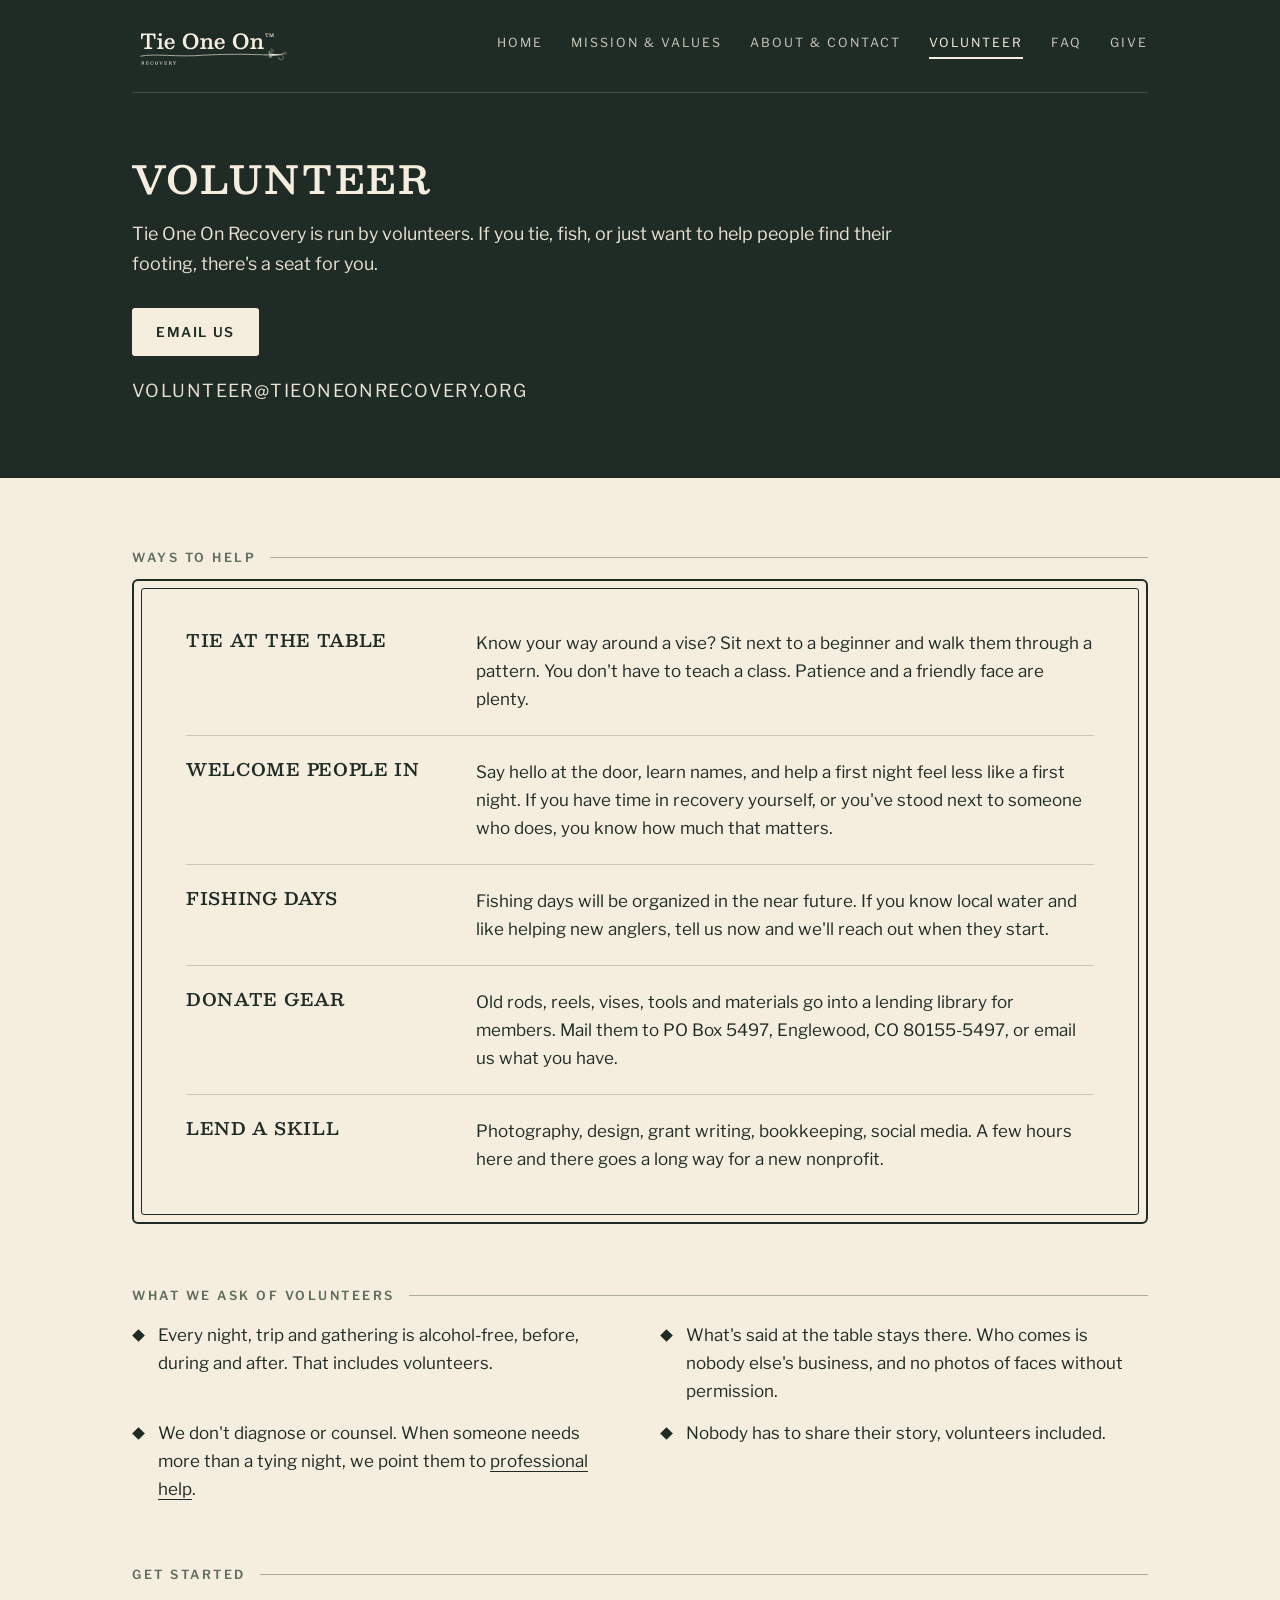
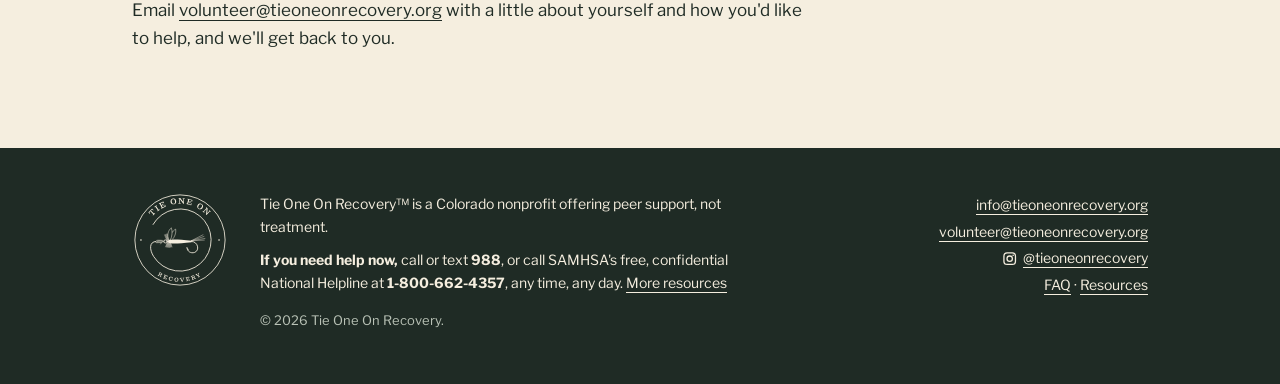
<file: volunteer.html>
<!DOCTYPE html>
<html lang="en">
<head>
<meta charset="utf-8">
<meta name="viewport" content="width=device-width, initial-scale=1">
<title>Volunteer · Tie One On Recovery</title>
<meta name="description" content="Free fly-tying nights for people in recovery and for families affected by addiction. A Colorado nonprofit.">
<meta property="og:title" content="Volunteer · Tie One On Recovery">
<meta property="og:description" content="Free fly-tying nights for people in recovery and for families affected by addiction. A Colorado nonprofit.">
<meta property="og:image" content="https://tieoneonrecovery.org/assets/link-preview.png">
<meta property="og:url" content="https://tieoneonrecovery.org/volunteer">
<meta property="og:type" content="website">
<link rel="icon" href="favicon.svg" type="image/svg+xml">
<link rel="icon" href="favicon.ico" sizes="48x48">
<link rel="apple-touch-icon" href="apple-touch-icon.png">
<link rel="stylesheet" href="styles.css">
</head>
<body>
<a class="skip" href="#main">Skip to content</a>
<div class="band">
  <div class="wrap">
    <header class="top">
      <a href="/" aria-label="Tie One On Recovery, home"><svg class="logo" xmlns="http://www.w3.org/2000/svg" viewBox="0 0 476 142" role="img" aria-label="Tie One On Recovery"><defs><mask id="ko1" maskUnits="userSpaceOnUse" x="-2000" y="-2000" width="6000" height="6000"><rect x="-2000" y="-2000" width="6000" height="6000" fill="#fff"/><g transform="translate(404.93,97) scale(0.44)"><path d="M15,-4 C13,-18 20,-31 31,-37 C33,-26 28,-12 19,-4 Z" fill="#000" stroke="none" stroke-width="1.5" stroke-linejoin="round"/></g></mask><mask id="ko2" maskUnits="userSpaceOnUse" x="-2000" y="-2000" width="6000" height="6000"><rect x="-2000" y="-2000" width="6000" height="6000" fill="#fff"/><g transform="translate(404.93,97) scale(0.44)"><path d="M11,-4 C4,-18 8,-33 18,-41 C22,-30 20,-14 15,-4 Z" fill="#000" stroke="none" stroke-width="1.5" stroke-linejoin="round"/></g></mask><mask id="ko3" maskUnits="userSpaceOnUse" x="-2000" y="-2000" width="6000" height="6000"><rect x="-2000" y="-2000" width="6000" height="6000" fill="#fff"/><g transform="translate(404.93,97) scale(0.44) rotate(24 -11.5 0)"><ellipse cx="-11.5" cy="0" rx="2.15" ry="4.4" fill="#000" stroke="none" stroke-width="1.35"/></g></mask><mask id="ko4" maskUnits="userSpaceOnUse" x="-2000" y="-2000" width="6000" height="6000"><rect x="-2000" y="-2000" width="6000" height="6000" fill="#fff"/><g transform="translate(404.93,97) scale(0.44) rotate(24 -15 0)"><ellipse cx="-15" cy="0" rx="2.15" ry="4.4" fill="#000" stroke="none" stroke-width="1.35"/></g></mask><mask id="ko5" maskUnits="userSpaceOnUse" x="-2000" y="-2000" width="6000" height="6000"><rect x="-2000" y="-2000" width="6000" height="6000" fill="#fff"/><g transform="translate(404.93,97) scale(0.44) rotate(24 -18.5 0)"><ellipse cx="-18.5" cy="0" rx="2.15" ry="4.4" fill="#000" stroke="none" stroke-width="1.35"/></g></mask><mask id="ko6" maskUnits="userSpaceOnUse" x="-2000" y="-2000" width="6000" height="6000"><rect x="-2000" y="-2000" width="6000" height="6000" fill="#fff"/><g transform="translate(404.93,97) scale(0.44) rotate(24 -22 0)"><ellipse cx="-22" cy="0" rx="2.15" ry="4.4" fill="#000" stroke="none" stroke-width="1.35"/></g></mask><mask id="ko7" maskUnits="userSpaceOnUse" x="-2000" y="-2000" width="6000" height="6000"><rect x="-2000" y="-2000" width="6000" height="6000" fill="#fff"/><g transform="translate(404.93,97) scale(0.44) rotate(24 -25.5 0)"><ellipse cx="-25.5" cy="0" rx="2.15" ry="4.4" fill="#000" stroke="none" stroke-width="1.35"/></g></mask></defs><g mask="url(#ko7)"><g mask="url(#ko6)"><g mask="url(#ko5)"><g mask="url(#ko4)"><g mask="url(#ko3)"><g mask="url(#ko2)"><g mask="url(#ko1)"><path d="M36.297333333333334 78.65066666666667Q36.297333333333334 79.57066666666667 36.57333333333334 79.78533333333334Q36.849333333333334 80.0 37.769333333333336 80.0H58.132Q59.02133333333333 80.0 59.45066666666666 79.78533333333334Q59.879999999999995 79.57066666666667 59.879999999999995 78.58933333333333V76.71866666666666Q59.879999999999995 75.768 59.64999999999999 75.46133333333333Q59.419999999999995 75.15466666666667 58.46933333333333 75.15466666666667H53.86933333333333Q52.64266666666666 75.15466666666667 52.36666666666666 74.80199999999999Q52.090666666666664 74.44933333333333 52.090666666666664 73.19200000000001V39.85733333333334Q52.090666666666664 39.06 52.30533333333333 38.79933333333334Q52.519999999999996 38.53866666666667 53.256 38.53866666666667H55.556Q59.266666666666666 38.53866666666667 61.336666666666666 39.489333333333335Q63.406666666666666 40.440000000000005 64.28066666666666 42.77066666666667Q65.15466666666666 45.101333333333336 65.24666666666667 49.24133333333333Q65.27733333333333 50.06933333333333 65.47666666666666 50.406666666666666Q65.67599999999999 50.744 66.62666666666667 50.744H68.22133333333333Q69.08 50.744 69.34066666666666 50.56Q69.60133333333333 50.376000000000005 69.60133333333333 49.548V35.44133333333333Q69.60133333333333 34.552 69.40199999999999 34.275999999999996Q69.20266666666666 34.0 68.344 34.0H27.986666666666665Q26.974666666666668 34.0 26.775333333333336 34.30666666666667Q26.576 34.61333333333334 26.576 35.656000000000006V49.272000000000006Q26.576 50.008 26.775333333333336 50.376000000000005Q26.974666666666668 50.744 27.772 50.744H29.489333333333335Q30.409333333333333 50.744 30.654666666666664 50.452666666666666Q30.9 50.16133333333333 30.930666666666667 49.333333333333336Q31.022666666666666 45.16266666666667 31.881333333333334 42.81666666666666Q32.74 40.470666666666666 34.81 39.504666666666665Q36.879999999999995 38.53866666666667 40.590666666666664 38.53866666666667H42.82933333333333Q43.596000000000004 38.53866666666667 43.84133333333334 38.79933333333334Q44.086666666666666 39.06 44.086666666666666 39.85733333333334V73.376Q44.086666666666666 74.54133333333333 43.78 74.848Q43.47333333333333 75.15466666666667 42.33866666666667 75.15466666666667H37.616Q36.879999999999995 75.15466666666667 36.58866666666667 75.36933333333334Q36.297333333333334 75.584 36.297333333333334 76.38133333333333ZM78.80133333333333 37.25066666666667Q78.80133333333333 39.244 80.212 40.501333333333335Q81.62266666666667 41.75866666666667 83.58533333333334 41.75866666666667Q85.57866666666666 41.75866666666667 86.974 40.501333333333335Q88.36933333333334 39.244 88.36933333333334 37.25066666666667Q88.36933333333334 35.22666666666667 86.974 33.98466666666667Q85.57866666666666 32.74266666666667 83.58533333333334 32.74266666666667Q81.62266666666667 32.74266666666667 80.212 33.98466666666667Q78.80133333333333 35.22666666666667 78.80133333333333 37.25066666666667ZM79.35333333333334 52.400000000000006Q80.028 52.400000000000006 80.028 53.16666666666667V74.90933333333334Q80.028 75.4 79.92066666666668 75.55333333333334Q79.81333333333333 75.70666666666666 79.292 75.70666666666666H75.45866666666667Q74.90666666666667 75.70666666666666 74.70733333333334 75.86Q74.50800000000001 76.01333333333334 74.50800000000001 76.62666666666667V79.264Q74.50800000000001 79.75466666666667 74.70733333333334 79.87733333333333Q74.90666666666667 80.0 75.39733333333334 80.0H92.50933333333333Q93.03066666666666 80.0 93.15333333333334 79.84666666666666Q93.27600000000001 79.69333333333333 93.27600000000001 79.20266666666667V76.35066666666667Q93.27600000000001 75.89066666666666 93.12266666666667 75.79866666666666Q92.96933333333334 75.70666666666666 92.50933333333333 75.70666666666666H88.4Q88.00133333333333 75.70666666666666 87.87866666666667 75.538Q87.756 75.36933333333333 87.756 74.97066666666667V48.75066666666667Q87.756 48.321333333333335 87.63333333333333 48.214Q87.51066666666667 48.10666666666667 87.112 48.10666666666667H75.30533333333334Q74.50800000000001 48.10666666666667 74.50800000000001 48.93466666666667V51.69466666666666Q74.50800000000001 52.15466666666667 74.63066666666667 52.27733333333334Q74.75333333333333 52.400000000000006 75.21333333333334 52.400000000000006ZM96.18933333333332 64.66666666666667Q96.18933333333332 68.96000000000001 97.93733333333333 72.64Q99.68533333333333 76.32 103.13533333333334 78.55866666666665Q106.58533333333332 80.79733333333333 111.67599999999999 80.79733333333333Q115.57066666666665 80.79733333333333 118.46866666666665 79.50933333333333Q121.36666666666666 78.22133333333333 123.268 75.82933333333332Q125.16933333333333 73.43733333333333 126.05866666666665 70.064Q126.15066666666667 69.696 126.01266666666666 69.54266666666666Q125.87466666666666 69.38933333333333 125.35333333333332 69.38933333333333H122.16399999999999Q121.67333333333332 69.38933333333333 121.53533333333331 69.58866666666665Q121.39733333333332 69.788 121.244 70.12533333333333Q120.07866666666666 73.19200000000001 117.94733333333332 75.00133333333333Q115.81599999999999 76.81066666666666 112.59599999999999 76.81066666666666Q109.744 76.81066666666666 107.996 75.24666666666667Q106.24799999999999 73.68266666666666 105.466 71.122Q104.684 68.56133333333334 104.62266666666666 65.52533333333334Q104.62266666666666 65.004 104.80666666666666 64.82Q104.99066666666666 64.636 105.54266666666666 64.636H125.29199999999999Q125.93599999999999 64.636 126.15066666666667 64.46733333333333Q126.36533333333333 64.29866666666666 126.36533333333333 63.65466666666667Q126.36533333333333 61.53866666666667 125.96666666666665 59.254000000000005Q125.56799999999998 56.96933333333334 124.63266666666665 54.85333333333334Q123.69733333333332 52.73733333333334 122.05666666666666 51.02Q120.416 49.30266666666667 117.978 48.306Q115.53999999999999 47.309333333333335 112.10533333333333 47.309333333333335Q106.8 47.309333333333335 103.258 49.60933333333334Q99.716 51.909333333333336 97.95266666666666 55.83466666666667Q96.18933333333332 59.760000000000005 96.18933333333332 64.66666666666667ZM105.604 60.894666666666666Q104.96 60.894666666666666 104.83733333333333 60.726Q104.71466666666666 60.55733333333333 104.74533333333332 60.00533333333333Q104.80666666666666 57.797333333333334 105.60399999999998 55.742666666666665Q106.40133333333333 53.688 107.996 52.354Q109.59066666666666 51.02 111.98266666666666 51.02Q113.60799999999999 51.02 114.77333333333333 51.909333333333336Q115.93866666666666 52.79866666666667 116.70533333333333 54.224666666666664Q117.472 55.650666666666666 117.84 57.245333333333335Q118.208 58.84 118.23866666666666 60.312Q118.26933333333332 60.71066666666667 118.13133333333332 60.80266666666667Q117.99333333333333 60.894666666666666 117.38 60.894666666666666ZM150.25466666666665 57.0Q150.25466666666665 62.029333333333334 151.84933333333333 66.35333333333334Q153.444 70.67733333333334 156.43399999999997 73.928Q159.42399999999998 77.17866666666667 163.73266666666666 78.988Q168.0413333333333 80.79733333333333 173.43866666666665 80.79733333333333Q178.62133333333333 80.79733333333333 182.86866666666666 78.988Q187.11599999999999 77.17866666666667 190.19799999999998 73.928Q193.27999999999997 70.67733333333334 194.9513333333333 66.35333333333334Q196.62266666666665 62.029333333333334 196.62266666666665 57.0Q196.62266666666665 51.97066666666667 195.02799999999996 47.646666666666675Q193.4333333333333 43.32266666666667 190.428 40.072Q187.42266666666666 36.821333333333335 183.1293333333333 35.012Q178.83599999999998 33.20266666666667 173.43866666666665 33.20266666666667Q168.0413333333333 33.20266666666667 163.73266666666666 35.012Q159.42399999999998 36.821333333333335 156.43399999999997 40.072Q153.444 43.32266666666667 151.84933333333333 47.646666666666675Q150.25466666666665 51.97066666666667 150.25466666666665 57.0ZM159.97599999999997 57.0Q159.97599999999997 52.92133333333334 160.74266666666665 49.44066666666667Q161.5093333333333 45.96 163.11933333333332 43.32266666666666Q164.7293333333333 40.68533333333333 167.28999999999996 39.21333333333334Q169.85066666666665 37.74133333333334 173.43866666666665 37.74133333333334Q177.02666666666664 37.74133333333334 179.5873333333333 39.21333333333334Q182.14799999999997 40.68533333333333 183.75799999999998 43.32266666666666Q185.36799999999997 45.96 186.13466666666665 49.44066666666667Q186.9013333333333 52.92133333333334 186.9013333333333 57.0Q186.9013333333333 61.048 186.22666666666663 64.54400000000001Q185.55199999999996 68.04 183.98799999999997 70.67733333333334Q182.42399999999998 73.31466666666667 179.83266666666663 74.78666666666666Q177.2413333333333 76.25866666666667 173.43866666666665 76.25866666666667Q169.85066666666665 76.25866666666667 167.28999999999996 74.78666666666666Q164.7293333333333 73.31466666666667 163.11933333333332 70.67733333333334Q161.5093333333333 68.04 160.74266666666665 64.54400000000001Q159.97599999999997 61.048 159.97599999999997 57.0ZM206.43599999999998 52.400000000000006Q206.9573333333333 52.400000000000006 207.17199999999997 52.538000000000004Q207.38666666666666 52.676 207.38666666666666 53.19733333333333V74.72533333333334Q207.38666666666666 75.4 207.1413333333333 75.55333333333334Q206.896 75.70666666666666 206.19066666666666 75.70666666666666H203.00133333333332Q202.35733333333332 75.70666666666666 202.11199999999997 75.89066666666668Q201.86666666666665 76.07466666666667 201.86666666666665 76.78V78.92666666666666Q201.86666666666665 79.57066666666667 202.00466666666665 79.78533333333334Q202.14266666666666 80.0 202.75599999999997 80.0H218.82533333333333Q219.408 80.0 219.63799999999998 79.816Q219.868 79.632 219.868 79.01866666666666V76.78Q219.868 76.07466666666667 219.63799999999998 75.89066666666668Q219.408 75.70666666666666 218.76399999999998 75.70666666666666H216.34133333333332Q215.6053333333333 75.70666666666666 215.34466666666663 75.43066666666667Q215.08399999999997 75.15466666666667 215.08399999999997 74.48V62.64266666666667Q215.08399999999997 59.484 216.188 57.06133333333334Q217.29199999999997 54.638666666666666 219.224 53.274Q221.15599999999998 51.909333333333336 223.60933333333332 51.909333333333336Q226.18533333333332 51.909333333333336 227.36599999999999 53.458Q228.54666666666665 55.00666666666667 228.54666666666665 58.13466666666667V74.51066666666667Q228.54666666666665 75.30799999999999 228.30133333333333 75.50733333333332Q228.05599999999998 75.70666666666666 227.28933333333333 75.70666666666666H224.59066666666666Q224.00799999999998 75.70666666666666 223.86999999999998 75.952Q223.73199999999997 76.19733333333333 223.73199999999997 76.74933333333334V78.92666666666666Q223.73199999999997 79.50933333333333 223.85466666666665 79.75466666666667Q223.97733333333332 80.0 224.59066666666666 80.0H240.56799999999998Q241.2733333333333 80.0 241.51866666666666 79.862Q241.76399999999998 79.724 241.76399999999998 79.04933333333334V76.688Q241.76399999999998 76.136 241.59533333333331 75.92133333333334Q241.42666666666665 75.70666666666666 240.87466666666666 75.70666666666666H237.47066666666666Q236.64266666666666 75.70666666666666 236.44333333333333 75.446Q236.24399999999997 75.18533333333333 236.24399999999997 74.35733333333333V57.368Q236.24399999999997 54.08666666666667 235.26266666666663 51.848000000000006Q234.28133333333332 49.60933333333334 232.012 48.45933333333333Q229.74266666666665 47.309333333333335 225.94 47.309333333333335Q221.98399999999998 47.309333333333335 219.53066666666666 48.919333333333334Q217.0773333333333 50.529333333333334 215.54399999999998 52.82933333333334Q215.11466666666666 53.38133333333333 214.9153333333333 53.366Q214.71599999999998 53.35066666666667 214.71599999999998 52.15466666666667V49.30266666666667Q214.71599999999998 48.72 214.42466666666667 48.413333333333334Q214.13333333333333 48.10666666666667 213.55066666666664 48.10666666666667H202.87866666666665Q202.35733333333332 48.10666666666667 202.11199999999997 48.306000000000004Q201.86666666666665 48.50533333333334 201.86666666666665 49.088V51.388000000000005Q201.86666666666665 51.97066666666667 202.01999999999998 52.18533333333334Q202.17333333333332 52.400000000000006 202.75599999999997 52.400000000000006ZM244.3093333333333 64.66666666666667Q244.3093333333333 68.96000000000001 246.0573333333333 72.64Q247.80533333333332 76.32 251.25533333333334 78.55866666666665Q254.70533333333333 80.79733333333333 259.796 80.79733333333333Q263.69066666666663 80.79733333333333 266.58866666666665 79.50933333333333Q269.4866666666667 78.22133333333333 271.38800000000003 75.82933333333332Q273.28933333333333 73.43733333333333 274.17866666666663 70.064Q274.27066666666667 69.696 274.13266666666664 69.54266666666666Q273.99466666666666 69.38933333333333 273.4733333333333 69.38933333333333H270.284Q269.7933333333333 69.38933333333333 269.6553333333333 69.58866666666665Q269.51733333333334 69.788 269.364 70.12533333333333Q268.19866666666667 73.19200000000001 266.0673333333333 75.00133333333333Q263.936 76.81066666666666 260.716 76.81066666666666Q257.864 76.81066666666666 256.116 75.24666666666667Q254.368 73.68266666666666 253.58599999999998 71.122Q252.80399999999997 68.56133333333334 252.74266666666665 65.52533333333334Q252.74266666666665 65.004 252.92666666666665 64.82Q253.11066666666665 64.636 253.66266666666664 64.636H273.412Q274.056 64.636 274.27066666666667 64.46733333333333Q274.4853333333333 64.29866666666666 274.4853333333333 63.65466666666667Q274.4853333333333 61.53866666666667 274.08666666666664 59.254000000000005Q273.688 56.96933333333334 272.75266666666664 54.85333333333334Q271.8173333333333 52.73733333333334 270.1766666666666 51.02Q268.536 49.30266666666667 266.09799999999996 48.306Q263.65999999999997 47.309333333333335 260.2253333333333 47.309333333333335Q254.92 47.309333333333335 251.378 49.60933333333334Q247.83599999999998 51.909333333333336 246.07266666666663 55.83466666666667Q244.3093333333333 59.760000000000005 244.3093333333333 64.66666666666667ZM253.724 60.894666666666666Q253.07999999999998 60.894666666666666 252.95733333333334 60.726Q252.83466666666666 60.55733333333333 252.86533333333333 60.00533333333333Q252.92666666666665 57.797333333333334 253.724 55.742666666666665Q254.5213333333333 53.688 256.116 52.354Q257.71066666666667 51.02 260.10266666666666 51.02Q261.728 51.02 262.8933333333333 51.909333333333336Q264.0586666666666 52.79866666666667 264.82533333333333 54.224666666666664Q265.592 55.650666666666666 265.96 57.245333333333335Q266.328 58.84 266.35866666666664 60.312Q266.3893333333333 60.71066666666667 266.2513333333333 60.80266666666667Q266.11333333333334 60.894666666666666 265.5 60.894666666666666ZM298.37466666666666 57.0Q298.37466666666666 62.029333333333334 299.96933333333334 66.35333333333334Q301.56399999999996 70.67733333333334 304.554 73.928Q307.544 77.17866666666667 311.85266666666666 78.988Q316.1613333333333 80.79733333333333 321.5586666666666 80.79733333333333Q326.74133333333333 80.79733333333333 330.98866666666663 78.988Q335.236 77.17866666666667 338.318 73.928Q341.4 70.67733333333334 343.0713333333333 66.35333333333334Q344.74266666666665 62.029333333333334 344.74266666666665 57.0Q344.74266666666665 51.97066666666667 343.14799999999997 47.646666666666675Q341.5533333333333 43.32266666666667 338.548 40.072Q335.54266666666666 36.821333333333335 331.2493333333333 35.012Q326.95599999999996 33.20266666666667 321.5586666666666 33.20266666666667Q316.1613333333333 33.20266666666667 311.85266666666666 35.012Q307.544 36.821333333333335 304.554 40.072Q301.56399999999996 43.32266666666667 299.96933333333334 47.646666666666675Q298.37466666666666 51.97066666666667 298.37466666666666 57.0ZM308.096 57.0Q308.096 52.92133333333334 308.86266666666666 49.44066666666667Q309.6293333333333 45.96 311.2393333333333 43.32266666666666Q312.84933333333333 40.68533333333333 315.40999999999997 39.21333333333334Q317.97066666666666 37.74133333333334 321.5586666666666 37.74133333333334Q325.14666666666665 37.74133333333334 327.7073333333333 39.21333333333334Q330.268 40.68533333333333 331.878 43.32266666666666Q333.488 45.96 334.25466666666665 49.44066666666667Q335.0213333333333 52.92133333333334 335.0213333333333 57.0Q335.0213333333333 61.048 334.34666666666664 64.54400000000001Q333.67199999999997 68.04 332.10799999999995 70.67733333333334Q330.544 73.31466666666667 327.9526666666667 74.78666666666666Q325.36133333333333 76.25866666666667 321.5586666666666 76.25866666666667Q317.97066666666666 76.25866666666667 315.40999999999997 74.78666666666666Q312.84933333333333 73.31466666666667 311.2393333333333 70.67733333333334Q309.6293333333333 68.04 308.86266666666666 64.54400000000001Q308.096 61.048 308.096 57.0ZM354.556 52.400000000000006Q355.07733333333334 52.400000000000006 355.29200000000003 52.538000000000004Q355.50666666666666 52.676 355.50666666666666 53.19733333333333V74.72533333333334Q355.50666666666666 75.4 355.2613333333333 75.55333333333334Q355.01599999999996 75.70666666666666 354.31066666666663 75.70666666666666H351.1213333333333Q350.4773333333333 75.70666666666666 350.23199999999997 75.89066666666668Q349.9866666666667 76.07466666666667 349.9866666666667 76.78V78.92666666666666Q349.9866666666667 79.57066666666667 350.12466666666666 79.78533333333334Q350.26266666666663 80.0 350.876 80.0H366.94533333333334Q367.52799999999996 80.0 367.758 79.816Q367.988 79.632 367.988 79.01866666666666V76.78Q367.988 76.07466666666667 367.758 75.89066666666668Q367.52799999999996 75.70666666666666 366.884 75.70666666666666H364.4613333333333Q363.7253333333333 75.70666666666666 363.46466666666663 75.43066666666667Q363.204 75.15466666666667 363.204 74.48V62.64266666666667Q363.204 59.484 364.308 57.06133333333334Q365.412 54.638666666666666 367.344 53.274Q369.276 51.909333333333336 371.72933333333333 51.909333333333336Q374.30533333333335 51.909333333333336 375.486 53.458Q376.66666666666663 55.00666666666667 376.66666666666663 58.13466666666667V74.51066666666667Q376.66666666666663 75.30799999999999 376.42133333333334 75.50733333333332Q376.176 75.70666666666666 375.40933333333334 75.70666666666666H372.71066666666667Q372.128 75.70666666666666 371.99 75.952Q371.852 76.19733333333333 371.852 76.74933333333334V78.92666666666666Q371.852 79.50933333333333 371.9746666666666 79.75466666666667Q372.0973333333333 80.0 372.71066666666667 80.0H388.688Q389.3933333333333 80.0 389.63866666666667 79.862Q389.884 79.724 389.884 79.04933333333334V76.688Q389.884 76.136 389.7153333333333 75.92133333333334Q389.5466666666666 75.70666666666666 388.99466666666666 75.70666666666666H385.59066666666666Q384.76266666666663 75.70666666666666 384.5633333333333 75.446Q384.364 75.18533333333333 384.364 74.35733333333333V57.368Q384.364 54.08666666666667 383.38266666666664 51.848000000000006Q382.4013333333333 49.60933333333334 380.13199999999995 48.45933333333333Q377.86266666666666 47.309333333333335 374.06 47.309333333333335Q370.104 47.309333333333335 367.65066666666667 48.919333333333334Q365.19733333333335 50.529333333333334 363.664 52.82933333333334Q363.23466666666667 53.38133333333333 363.03533333333337 53.366Q362.836 53.35066666666667 362.836 52.15466666666667V49.30266666666667Q362.836 48.72 362.54466666666667 48.413333333333334Q362.25333333333333 48.10666666666667 361.67066666666665 48.10666666666667H350.9986666666667Q350.4773333333333 48.10666666666667 350.23199999999997 48.306000000000004Q349.9866666666667 48.50533333333334 349.9866666666667 49.088V51.388000000000005Q349.9866666666667 51.97066666666667 350.14 52.18533333333334Q350.29333333333335 52.400000000000006 350.876 52.400000000000006Z" fill="#f5eedf"/><path d="M30.68 120.92773333333334Q30.483733333333333 120.92773333333334 30.4132 120.88786666666667Q30.342666666666666 120.848 30.342666666666666 120.63946666666666V117.98373333333333Q30.342666666666666 117.7936 30.397866666666665 117.75066666666666Q30.453066666666665 117.70773333333334 30.63093333333333 117.70773333333334H32.440266666666666Q32.88186666666667 117.70773333333334 33.25906666666667 117.88866666666667Q33.636266666666664 118.06960000000001 33.8724 118.43146666666667Q34.108533333333334 118.79333333333334 34.108533333333334 119.32693333333333Q34.108533333333334 119.86053333333334 33.8724 120.21626666666667Q33.636266666666664 120.572 33.25906666666667 120.74986666666666Q32.88186666666667 120.92773333333334 32.440266666666666 120.92773333333334ZM36.31653333333333 126.0Q36.4576 126.0 36.50666666666667 125.96013333333333Q36.555733333333336 125.92026666666666 36.555733333333336 125.76693333333333V125.30693333333333Q36.555733333333336 125.1536 36.50053333333334 125.12293333333332Q36.44533333333333 125.09226666666666 36.30426666666666 125.09226666666666H35.924Q35.641866666666665 125.09226666666666 35.5284 124.89906666666667Q35.41493333333333 124.70586666666667 35.38733333333333 124.38693333333333Q35.35973333333333 124.068 35.34133333333333 123.6816Q35.32293333333333 123.2952 35.23093333333333 122.90266666666666Q35.138933333333334 122.51013333333333 34.89666666666666 122.16973333333334Q34.654399999999995 121.82933333333334 34.176 121.60853333333333Q34.016533333333335 121.54106666666667 34.034933333333335 121.45519999999999Q34.053333333333335 121.36933333333333 34.21893333333333 121.32026666666667Q35.04693333333333 121.06266666666667 35.39346666666666 120.5352Q35.739999999999995 120.00773333333333 35.739999999999995 119.2656Q35.739999999999995 118.548 35.40266666666666 117.98986666666667Q35.065333333333335 117.43173333333334 34.33853333333333 117.11586666666668Q33.61173333333333 116.8 32.440266666666666 116.8H27.644Q27.509066666666666 116.8 27.46613333333333 116.846Q27.4232 116.892 27.4232 117.0392V117.49306666666666Q27.4232 117.6096 27.4784 117.65866666666668Q27.5336 117.70773333333334 27.650133333333333 117.70773333333334H28.557866666666666Q28.705066666666667 117.70773333333334 28.738799999999998 117.766Q28.77253333333333 117.82426666666667 28.77253333333333 117.96533333333333V124.804Q28.77253333333333 124.988 28.717333333333332 125.04013333333333Q28.662133333333333 125.09226666666666 28.465866666666667 125.09226666666666H27.7176Q27.527466666666665 125.09226666666666 27.47533333333333 125.13826666666667Q27.4232 125.18426666666667 27.4232 125.38053333333333V125.73013333333333Q27.4232 125.90186666666666 27.46613333333333 125.95093333333332Q27.509066666666666 126.0 27.668533333333333 126.0H31.366933333333332Q31.5448 126.0 31.6184 125.95400000000001Q31.692 125.908 31.692 125.71786666666667V125.3376Q31.692 125.18426666666667 31.6552 125.13826666666667Q31.6184 125.09226666666666 31.4712 125.09226666666666H30.600266666666666Q30.434666666666665 125.09226666666666 30.388666666666666 125.03399999999999Q30.342666666666666 124.97573333333334 30.342666666666666 124.8224V122.14213333333333Q30.342666666666666 121.93973333333334 30.404 121.906Q30.465333333333334 121.87226666666666 30.6616 121.87226666666666H32.1336Q32.73466666666667 121.87226666666666 33.0536 122.09613333333333Q33.37253333333333 122.32 33.516666666666666 122.68799999999999Q33.6608 123.056 33.70986666666667 123.49453333333332Q33.75893333333333 123.93306666666666 33.81106666666666 124.37466666666666Q33.8632 124.81626666666666 34.010400000000004 125.18426666666667Q34.1576 125.55226666666667 34.4888 125.77613333333333Q34.82 126.0 35.43333333333333 126.0ZM42.051199999999994 117.70773333333334Q42.23519999999999 117.70773333333334 42.29039999999999 117.74146666666667Q42.3456 117.7752 42.3456 117.9592V124.77333333333334Q42.3456 124.988 42.29653333333333 125.04013333333333Q42.24746666666666 125.09226666666666 42.026666666666664 125.09226666666666H41.21706666666666Q41.08826666666666 125.09226666666666 41.04226666666666 125.1168Q40.99626666666666 125.14133333333334 40.99626666666666 125.27013333333333V125.7792Q40.99626666666666 125.93866666666666 41.054533333333325 125.96933333333334Q41.11279999999999 126.0 41.25386666666666 126.0H49.16586666666666Q49.306933333333326 126.0 49.34373333333333 125.9632Q49.38053333333333 125.9264 49.38053333333333 125.78533333333333V122.88426666666666Q49.38053333333333 122.7432 49.331466666666664 122.7064Q49.282399999999996 122.6696 49.14133333333333 122.6696H48.71813333333333Q48.60159999999999 122.6696 48.56786666666666 122.71253333333334Q48.53413333333333 122.75546666666666 48.53413333333333 122.90266666666666Q48.52186666666666 123.74293333333334 48.340933333333325 124.22133333333333Q48.16 124.69973333333333 47.72146666666666 124.89599999999999Q47.282933333333325 125.09226666666666 46.47946666666666 125.09226666666666H44.20399999999999Q44.01386666666666 125.09226666666666 43.9648 125.0524Q43.91573333333333 125.01253333333334 43.91573333333333 124.82853333333334V121.90293333333334Q43.91573333333333 121.7312 43.96173333333333 121.66986666666666Q44.00773333333333 121.60853333333333 44.16106666666666 121.60853333333333H44.78666666666666Q45.22213333333333 121.60853333333333 45.5104 121.77413333333334Q45.79866666666666 121.93973333333334 45.95813333333333 122.2188Q46.117599999999996 122.49786666666667 46.154399999999995 122.84133333333334Q46.172799999999995 122.9824 46.21573333333333 123.0284Q46.25866666666666 123.0744 46.34453333333333 123.0744H46.65733333333333Q46.798399999999994 123.0744 46.83213333333333 123.02533333333332Q46.86586666666666 122.97626666666666 46.86586666666666 122.82293333333334V119.73786666666666Q46.86586666666666 119.60906666666666 46.822933333333324 119.5692Q46.779999999999994 119.52933333333334 46.651199999999996 119.52933333333334H46.33839999999999Q46.234133333333325 119.52933333333334 46.20346666666666 119.57533333333333Q46.172799999999995 119.62133333333334 46.160533333333326 119.744Q46.11146666666666 120.2592 45.78026666666666 120.59653333333333Q45.44906666666666 120.93386666666666 44.77439999999999 120.93386666666666H44.130399999999995Q43.9832 120.93386666666666 43.949466666666666 120.8664Q43.91573333333333 120.79893333333334 43.91573333333333 120.63946666666666V117.9776Q43.91573333333333 117.79973333333334 43.97706666666666 117.75373333333334Q44.038399999999996 117.70773333333334 44.20399999999999 117.70773333333334H46.60213333333333Q47.282933333333325 117.70773333333334 47.66933333333333 117.88560000000001Q48.05573333333333 118.06346666666667 48.224399999999996 118.4836Q48.39306666666666 118.90373333333334 48.41146666666666 119.62133333333334Q48.41759999999999 119.73786666666666 48.44519999999999 119.79613333333333Q48.47279999999999 119.8544 48.60773333333333 119.8544H49.06773333333333Q49.23333333333333 119.8544 49.245599999999996 119.81146666666666Q49.25786666666666 119.76853333333334 49.25786666666666 119.6152V117.09440000000001Q49.25786666666666 116.892 49.20266666666666 116.846Q49.14746666666666 116.8 48.94506666666666 116.8H41.23546666666666Q41.08826666666666 116.8 41.04226666666666 116.84293333333333Q40.99626666666666 116.88586666666667 40.99626666666666 117.04533333333333V117.43786666666666Q40.99626666666666 117.5912 41.03306666666666 117.64946666666667Q41.06986666666666 117.70773333333334 41.22933333333333 117.70773333333334ZM54.28106666666666 121.4Q54.28106666666666 122.4488 54.618399999999994 123.31973333333335Q54.95573333333333 124.19066666666667 55.578266666666664 124.82546666666667Q56.200799999999994 125.46026666666667 57.05333333333333 125.80680000000001Q57.90586666666666 126.15333333333334 58.93013333333332 126.15333333333334Q60.19359999999999 126.15333333333334 61.09519999999999 125.678Q61.99679999999999 125.20266666666667 62.51199999999999 124.3808Q63.02719999999999 123.55893333333333 63.113066666666654 122.51626666666667Q63.12533333333332 122.4304 63.088533333333324 122.40586666666667Q63.051733333333324 122.38133333333333 62.941333333333326 122.38133333333333H62.32799999999999Q62.22986666666666 122.38133333333333 62.19306666666666 122.41813333333333Q62.15626666666666 122.45493333333333 62.13786666666666 122.55306666666667Q62.045866666666655 123.24613333333333 61.65946666666666 123.85333333333332Q61.27306666666666 124.46053333333333 60.62293333333332 124.83466666666666Q59.97279999999999 125.2088 59.08346666666666 125.2088Q58.10213333333333 125.2088 57.43973333333332 124.71813333333333Q56.777333333333324 124.22746666666667 56.44306666666666 123.36573333333334Q56.108799999999995 122.504 56.108799999999995 121.4Q56.108799999999995 120.296 56.46453333333333 119.42813333333334Q56.82026666666666 118.56026666666666 57.50106666666666 118.0604Q58.18186666666666 117.56053333333334 59.14479999999999 117.56053333333334Q59.942133333333324 117.56053333333334 60.53399999999999 117.87946666666667Q61.12586666666666 118.1984 61.49386666666666 118.71360000000001Q61.86186666666666 119.2288 61.972266666666656 119.81146666666666Q61.99679999999999 119.928 62.01826666666666 119.97093333333333Q62.039733333333324 120.01386666666667 62.18079999999999 120.01386666666667H62.77573333333333Q62.898399999999995 120.01386666666667 62.935199999999995 119.98013333333333Q62.971999999999994 119.9464 62.971999999999994 119.82986666666667V116.9104Q62.971999999999994 116.8 62.94746666666666 116.76933333333332Q62.922933333333326 116.73866666666666 62.80639999999999 116.73866666666666H62.35253333333333Q62.24826666666666 116.73866666666666 62.22373333333333 116.76013333333333Q62.19919999999999 116.7816 62.16853333333333 116.8552L61.923199999999994 117.5912Q61.849599999999995 117.76906666666667 61.794399999999996 117.78133333333334Q61.73919999999999 117.7936 61.62266666666666 117.6832Q61.17493333333333 117.23546666666667 60.53093333333332 116.94106666666667Q59.886933333333324 116.64666666666668 59.05279999999999 116.64666666666668Q58.07759999999999 116.64666666666668 57.215866666666656 117.00240000000001Q56.35413333333332 117.35813333333334 55.691733333333325 117.99906666666666Q55.02933333333333 118.64 54.655199999999994 119.50786666666667Q54.28106666666666 120.37573333333333 54.28106666666666 121.4ZM67.89093333333334 121.4Q67.89093333333334 122.40586666666667 68.20373333333333 123.2676Q68.51653333333334 124.12933333333334 69.11146666666667 124.77946666666666Q69.7064 125.4296 70.55893333333333 125.79146666666666Q71.41146666666667 126.15333333333334 72.47866666666667 126.15333333333334Q73.50293333333333 126.15333333333334 74.34626666666666 125.79146666666666Q75.1896 125.4296 75.79986666666667 124.77946666666666Q76.41013333333333 124.12933333333334 76.73826666666668 123.2676Q77.0664 122.40586666666667 77.0664 121.4Q77.0664 120.39413333333333 76.7536 119.5324Q76.4408 118.67066666666666 75.84586666666667 118.02053333333333Q75.25093333333334 117.3704 74.39840000000001 117.00853333333333Q73.54586666666667 116.64666666666668 72.47866666666667 116.64666666666668Q71.41146666666667 116.64666666666668 70.55893333333333 117.00853333333333Q69.7064 117.3704 69.11146666666667 118.02053333333333Q68.51653333333334 118.67066666666666 68.20373333333333 119.5324Q67.89093333333334 120.39413333333333 67.89093333333334 121.4ZM69.71866666666666 121.4Q69.71866666666666 120.58426666666666 69.87506666666667 119.87586666666667Q70.03146666666667 119.16746666666667 70.36266666666667 118.6308Q70.69386666666666 118.09413333333333 71.21826666666666 117.7936Q71.74266666666666 117.49306666666666 72.47866666666667 117.49306666666666Q73.21466666666667 117.49306666666666 73.73906666666667 117.7936Q74.26346666666667 118.09413333333333 74.5916 118.6308Q74.91973333333334 119.16746666666667 75.07920000000001 119.87586666666667Q75.23866666666667 120.58426666666666 75.23866666666667 121.4Q75.23866666666667 122.2096 75.0976 122.92106666666666Q74.95653333333334 123.63253333333333 74.6376 124.16919999999999Q74.31866666666667 124.70586666666667 73.78813333333333 125.0064Q73.2576 125.30693333333333 72.47866666666667 125.30693333333333Q71.74266666666666 125.30693333333333 71.21826666666666 125.0064Q70.69386666666666 124.70586666666667 70.36266666666667 124.16919999999999Q70.03146666666667 123.63253333333333 69.87506666666667 122.92106666666666Q69.71866666666666 122.2096 69.71866666666666 121.4ZM86.6344 123.7184Q86.52399999999999 123.98213333333334 86.44733333333332 124.08333333333334Q86.37066666666666 124.18453333333333 86.3032 124.14466666666667Q86.23573333333333 124.1048 86.15599999999999 123.93613333333333Q86.07626666666665 123.76746666666666 85.95973333333333 123.48533333333333L83.764 118.00826666666667Q83.70266666666666 117.84266666666667 83.73946666666666 117.77520000000001Q83.77626666666666 117.70773333333334 84.02159999999999 117.70773333333334H84.70853333333332Q84.89866666666666 117.70773333333334 84.94773333333333 117.65559999999999Q84.9968 117.60346666666666 84.9968 117.4072V117.09440000000001Q84.9968 116.91653333333333 84.96 116.85826666666667Q84.9232 116.8 84.7576 116.8H80.7464Q80.5808 116.8 80.53479999999999 116.84293333333333Q80.4888 116.88586666666667 80.4888 117.05146666666667V117.43786666666666Q80.4888 117.5912 80.52253333333333 117.64946666666667Q80.55626666666666 117.70773333333334 80.7096 117.70773333333334H81.61733333333332Q81.81973333333333 117.70773333333334 81.86573333333334 117.74146666666667Q81.91173333333333 117.7752 81.96693333333333 117.91626666666667L85.33413333333333 125.9264Q85.39546666666666 126.0736 85.47213333333332 126.1288Q85.54879999999999 126.184 85.7696 126.184H86.27253333333333Q86.41359999999999 126.184 86.48106666666666 126.15026666666667Q86.54853333333332 126.11653333333334 86.58533333333332 126.05213333333333Q86.62213333333332 125.98773333333334 86.65279999999998 125.89573333333334L89.9648 117.98373333333333Q90.02613333333332 117.83653333333334 90.09359999999998 117.77213333333333Q90.16106666666666 117.70773333333334 90.37573333333333 117.70773333333334H91.13013333333332Q91.25893333333332 117.70773333333334 91.29266666666666 117.65559999999999Q91.32639999999999 117.60346666666666 91.32639999999999 117.4808V117.05146666666667Q91.32639999999999 116.89813333333333 91.28346666666667 116.84906666666666Q91.24053333333333 116.8 91.09333333333332 116.8H87.9592Q87.81813333333332 116.8 87.78133333333332 116.846Q87.74453333333332 116.892 87.74453333333332 117.0392V117.4992Q87.74453333333332 117.63413333333334 87.79053333333331 117.67093333333334Q87.83653333333332 117.70773333333334 87.98373333333332 117.70773333333334H88.72586666666666Q88.98346666666666 117.70773333333334 89.03559999999999 117.7568Q89.08773333333332 117.80586666666667 89.01413333333332 117.9776ZM96.46613333333333 117.70773333333334Q96.65013333333333 117.70773333333334 96.70533333333333 117.74146666666667Q96.76053333333333 117.7752 96.76053333333333 117.9592V124.77333333333334Q96.76053333333333 124.988 96.71146666666667 125.04013333333333Q96.6624 125.09226666666666 96.4416 125.09226666666666H95.632Q95.50319999999999 125.09226666666666 95.4572 125.1168Q95.4112 125.14133333333334 95.4112 125.27013333333333V125.7792Q95.4112 125.93866666666666 95.46946666666666 125.96933333333334Q95.52773333333333 126.0 95.6688 126.0H103.5808Q103.72186666666667 126.0 103.75866666666667 125.9632Q103.79546666666667 125.9264 103.79546666666667 125.78533333333333V122.88426666666666Q103.79546666666667 122.7432 103.7464 122.7064Q103.69733333333333 122.6696 103.55626666666666 122.6696H103.13306666666666Q103.01653333333333 122.6696 102.9828 122.71253333333334Q102.94906666666667 122.75546666666666 102.94906666666667 122.90266666666666Q102.9368 123.74293333333334 102.75586666666666 124.22133333333333Q102.57493333333333 124.69973333333333 102.13640000000001 124.89599999999999Q101.69786666666667 125.09226666666666 100.8944 125.09226666666666H98.61893333333333Q98.4288 125.09226666666666 98.37973333333333 125.0524Q98.33066666666667 125.01253333333334 98.33066666666667 124.82853333333334V121.90293333333334Q98.33066666666667 121.7312 98.37666666666667 121.66986666666666Q98.42266666666667 121.60853333333333 98.576 121.60853333333333H99.2016Q99.63706666666667 121.60853333333333 99.92533333333333 121.77413333333334Q100.2136 121.93973333333334 100.37306666666666 122.2188Q100.53253333333333 122.49786666666667 100.56933333333333 122.84133333333334Q100.58773333333333 122.9824 100.63066666666666 123.0284Q100.6736 123.0744 100.75946666666667 123.0744H101.07226666666666Q101.21333333333334 123.0744 101.24706666666667 123.02533333333332Q101.2808 122.97626666666666 101.2808 122.82293333333334V119.73786666666666Q101.2808 119.60906666666666 101.23786666666666 119.5692Q101.19493333333334 119.52933333333334 101.06613333333333 119.52933333333334H100.75333333333333Q100.64906666666667 119.52933333333334 100.61840000000001 119.57533333333333Q100.58773333333333 119.62133333333334 100.57546666666667 119.744Q100.5264 120.2592 100.1952 120.59653333333333Q99.864 120.93386666666666 99.18933333333334 120.93386666666666H98.54533333333333Q98.39813333333333 120.93386666666666 98.3644 120.8664Q98.33066666666667 120.79893333333334 98.33066666666667 120.63946666666666V117.9776Q98.33066666666667 117.79973333333334 98.392 117.75373333333334Q98.45333333333333 117.70773333333334 98.61893333333333 117.70773333333334H101.01706666666666Q101.69786666666667 117.70773333333334 102.08426666666666 117.88560000000001Q102.47066666666666 118.06346666666667 102.63933333333333 118.4836Q102.80799999999999 118.90373333333334 102.82639999999999 119.62133333333334Q102.83253333333333 119.73786666666666 102.86013333333332 119.79613333333333Q102.88773333333333 119.8544 103.02266666666667 119.8544H103.48266666666666Q103.64826666666667 119.8544 103.66053333333333 119.81146666666666Q103.6728 119.76853333333334 103.6728 119.6152V117.09440000000001Q103.6728 116.892 103.6176 116.846Q103.5624 116.8 103.36 116.8H95.6504Q95.50319999999999 116.8 95.4572 116.84293333333333Q95.4112 116.88586666666667 95.4112 117.04533333333333V117.43786666666666Q95.4112 117.5912 95.448 117.64946666666667Q95.48479999999999 117.70773333333334 95.64426666666667 117.70773333333334ZM118.38053333333332 124.804Q118.42346666666666 124.69973333333333 118.38973333333333 124.65373333333332Q118.356 124.60773333333333 118.2456 124.55253333333333L117.85919999999999 124.3624Q117.75493333333333 124.3072 117.71199999999999 124.344Q117.66906666666665 124.3808 117.61999999999999 124.4728Q117.49119999999999 124.75493333333333 117.3256 124.89599999999999Q117.16 125.03706666666666 116.99439999999998 125.03706666666666Q116.69386666666665 125.03706666666666 116.57426666666666 124.85306666666666Q116.45466666666665 124.66906666666667 116.43013333333332 124.36240000000001Q116.40559999999999 124.05573333333334 116.39946666666665 123.68466666666666Q116.39333333333332 123.3136 116.31973333333332 122.9272Q116.24613333333332 122.5408 116.04066666666665 122.20346666666667Q115.83519999999999 121.86613333333334 115.39973333333333 121.63306666666666Q115.1912 121.52266666666667 115.20653333333333 121.45519999999999Q115.22186666666666 121.38773333333333 115.40586666666665 121.3264Q116.2584 121.0504 116.59879999999998 120.51986666666667Q116.93919999999999 119.98933333333333 116.93919999999999 119.24106666666667Q116.93919999999999 118.548 116.60799999999999 117.99600000000001Q116.2768 117.444 115.54999999999998 117.122Q114.82319999999999 116.8 113.63946666666666 116.8H108.81866666666666Q108.68986666666666 116.8 108.65613333333332 116.84293333333333Q108.62239999999998 116.88586666666667 108.62239999999998 117.01466666666667V117.41946666666666Q108.62239999999998 117.5912 108.65613333333332 117.64946666666667Q108.68986666666666 117.70773333333334 108.85546666666666 117.70773333333334H109.66506666666666Q109.86133333333332 117.70773333333334 109.91653333333332 117.7568Q109.97173333333332 117.80586666666667 109.97173333333332 118.00213333333333V124.81626666666666Q109.97173333333332 125.0064 109.91653333333332 125.04933333333332Q109.86133333333332 125.09226666666666 109.66506666666666 125.09226666666666H108.85546666666666Q108.71439999999998 125.09226666666666 108.66839999999999 125.13213333333333Q108.62239999999998 125.172 108.62239999999998 125.3192V125.7976Q108.62239999999998 125.92026666666666 108.66533333333332 125.96013333333333Q108.70826666666666 126.0 108.83093333333332 126.0H112.65199999999999Q112.80533333333332 126.0 112.84826666666666 125.95706666666666Q112.89119999999998 125.91413333333334 112.89119999999998 125.7608V125.33146666666667Q112.89119999999998 125.18426666666667 112.85439999999998 125.13826666666667Q112.81759999999998 125.09226666666666 112.68266666666666 125.09226666666666H111.77493333333332Q111.63386666666666 125.09226666666666 111.58786666666666 125.05546666666666Q111.54186666666666 125.01866666666666 111.54186666666666 124.8776V122.18506666666667Q111.54186666666666 121.9888 111.57866666666666 121.93053333333333Q111.61546666666666 121.87226666666666 111.81173333333332 121.87226666666666H113.12426666666666Q113.74986666666666 121.87226666666666 114.07493333333332 122.10226666666667Q114.39999999999999 122.33226666666667 114.53799999999998 122.7156Q114.67599999999999 123.09893333333333 114.71586666666666 123.55586666666667Q114.75573333333332 124.0128 114.79866666666666 124.46666666666667Q114.84159999999999 124.92053333333334 114.97959999999999 125.30386666666666Q115.1176 125.6872 115.44879999999999 125.92026666666666Q115.77999999999999 126.15333333333334 116.41173333333333 126.15333333333334Q117.21519999999998 126.15333333333334 117.68133333333333 125.77000000000001Q118.14746666666666 125.38666666666667 118.38053333333332 124.804ZM111.83626666666666 120.92773333333334Q111.63386666666666 120.92773333333334 111.58786666666666 120.88173333333333Q111.54186666666666 120.83573333333334 111.54186666666666 120.63946666666666V117.996Q111.54186666666666 117.78746666666666 111.58173333333332 117.7476Q111.62159999999999 117.70773333333334 111.82399999999998 117.70773333333334H113.63946666666666Q114.08106666666666 117.70773333333334 114.45826666666666 117.88866666666667Q114.83546666666666 118.06960000000001 115.07159999999999 118.43146666666667Q115.30773333333332 118.79333333333334 115.30773333333332 119.32693333333333Q115.30773333333332 119.86053333333334 115.07159999999999 120.21626666666667Q114.83546666666666 120.572 114.45826666666666 120.74986666666666Q114.08106666666666 120.92773333333334 113.63946666666666 120.92773333333334ZM123.59386666666666 125.79146666666666Q123.59386666666666 125.93866666666666 123.65826666666666 125.96933333333334Q123.72266666666667 126.0 123.85146666666667 126.0H127.69706666666666Q127.85653333333333 126.0 127.92093333333332 125.9632Q127.98533333333333 125.9264 127.98533333333333 125.75466666666667V125.27626666666667Q127.98533333333333 125.15973333333334 127.94546666666666 125.126Q127.90559999999999 125.09226666666666 127.78293333333333 125.09226666666666H126.75866666666666Q126.57466666666666 125.09226666666666 126.544 125.05546666666666Q126.51333333333334 125.01866666666666 126.51333333333334 124.8408V122.36293333333333Q126.51333333333334 122.0808 126.56546666666667 121.96119999999999Q126.6176 121.8416 126.72186666666666 121.68826666666666L129.212 118.03893333333333Q129.32853333333333 117.8672 129.40213333333332 117.78746666666666Q129.47573333333332 117.70773333333334 129.77626666666666 117.70773333333334H130.32213333333334Q130.48773333333332 117.70773333333334 130.53986666666665 117.66786666666667Q130.59199999999998 117.628 130.59199999999998 117.46853333333334V117.04533333333333Q130.59199999999998 116.892 130.55519999999999 116.846Q130.51839999999999 116.8 130.3712 116.8H126.97946666666667Q126.81386666666666 116.8 126.77706666666666 116.84906666666666Q126.74026666666666 116.89813333333333 126.74026666666666 117.06986666666667V117.46853333333334Q126.74026666666666 117.62186666666666 126.7832 117.6648Q126.82613333333333 117.70773333333334 126.98559999999999 117.70773333333334H127.82586666666666Q128.11413333333334 117.70773333333334 128.16320000000002 117.74453333333334Q128.21226666666666 117.78133333333334 128.08346666666665 117.9776L126.20053333333333 120.80506666666666Q126.084 120.98293333333334 126.02266666666667 121.04733333333334Q125.96133333333333 121.11173333333333 125.90306666666666 121.05346666666667Q125.84479999999999 120.9952 125.72213333333333 120.81733333333334L123.80239999999999 117.96533333333333Q123.71039999999999 117.82426666666667 123.76253333333332 117.766Q123.81466666666667 117.70773333333334 124.05386666666666 117.70773333333334H124.82053333333333Q124.98613333333333 117.70773333333334 125.026 117.65866666666668Q125.06586666666666 117.6096 125.06586666666666 117.444V117.05146666666667Q125.06586666666666 116.88586666666667 125.01679999999999 116.84293333333333Q124.96773333333333 116.8 124.80826666666667 116.8H120.88293333333333Q120.71733333333333 116.8 120.6652 116.85213333333334Q120.61306666666667 116.90426666666667 120.61306666666667 117.08213333333333V117.51146666666666Q120.61306666666667 117.6464 120.65906666666666 117.67706666666666Q120.70506666666667 117.70773333333334 120.83386666666667 117.70773333333334H121.484Q121.74159999999999 117.70773333333334 121.81213333333332 117.75066666666666Q121.88266666666667 117.7936 121.97466666666666 117.9408L124.77146666666667 122.10533333333333Q124.87573333333333 122.25253333333333 124.90946666666666 122.39053333333334Q124.94319999999999 122.52853333333333 124.94319999999999 122.7984V124.84693333333334Q124.94319999999999 125.0064 124.90026666666665 125.04933333333332Q124.85733333333333 125.09226666666666 124.69173333333333 125.09226666666666H123.85759999999999Q123.69813333333333 125.09226666666666 123.64599999999999 125.13213333333333Q123.59386666666666 125.172 123.59386666666666 125.34986666666667Z" fill="#f5eedf"/><path d="M26,101 C70,92 130,105 216.01,98 C314.19,93 368.74,97 392.74,97" stroke="#f5eedf" stroke-width="1.9" fill="none" stroke-linecap="round"/><g transform="translate(404.93,97) scale(0.44)"><path d="M78,-2 L116,-15" stroke="#f5eedf" stroke-width="1.25" stroke-linecap="round"/></g><g transform="translate(404.93,97) scale(0.44)"><path d="M78,-2 L119,-9" stroke="#f5eedf" stroke-width="1.25" stroke-linecap="round"/></g><g transform="translate(404.93,97) scale(0.44)"><path d="M78,-2 L113,-20" stroke="#f5eedf" stroke-width="1.25" stroke-linecap="round"/></g><g transform="translate(404.93,97) scale(0.44)"><path d="M78,-2 L117,-4" stroke="#f5eedf" stroke-width="1.25" stroke-linecap="round"/></g><g transform="translate(404.93,97) scale(0.44)"><path d="M5,0 L78,0 C98,0 104,27 88,33 C76,37 65,29 65,19" stroke="#f5eedf" stroke-width="2.6" fill="none" stroke-linecap="round"/></g><g transform="translate(404.93,97) scale(0.44)"><path d="M65,19 L69.5,24.5" stroke="#f5eedf" stroke-width="1.6" stroke-linecap="round"/></g><g transform="translate(404.93,97) scale(0.44)"><path d="M10,-3.6 C14,-6.6 34,-7.4 79,-2.2 L79,2.2 C34,7.4 14,6.6 10,3.6 C8.6,2.4 8.6,-2.4 10,-3.6 Z" fill="#f5eedf"/></g><g transform="translate(404.93,97) scale(0.44)"><path d="M5.5,-1.5 L-2.28,-18.97" stroke="#f5eedf" stroke-width="1.1" stroke-linecap="round"/></g><g transform="translate(404.93,97) scale(0.44)"><path d="M6.45,-1.5 L-0.85,-21.16" stroke="#f5eedf" stroke-width="1.1" stroke-linecap="round"/></g><g transform="translate(404.93,97) scale(0.44)"><path d="M7.4,-1.5 L1.75,-20.29" stroke="#f5eedf" stroke-width="1.1" stroke-linecap="round"/></g><g transform="translate(404.93,97) scale(0.44)"><path d="M8.35,-1.5 L3.49,-22.42" stroke="#f5eedf" stroke-width="1.1" stroke-linecap="round"/></g><g transform="translate(404.93,97) scale(0.44)"><path d="M9.3,-1.5 L5.99,-21.35" stroke="#f5eedf" stroke-width="1.1" stroke-linecap="round"/></g><g transform="translate(404.93,97) scale(0.44)"><path d="M10.25,-1.5 L8.02,-23.36" stroke="#f5eedf" stroke-width="1.1" stroke-linecap="round"/></g><g transform="translate(404.93,97) scale(0.44)"><path d="M11.2,-1.5 L10.42,-21.86" stroke="#f5eedf" stroke-width="1.1" stroke-linecap="round"/></g><g transform="translate(404.93,97) scale(0.44)"><path d="M12.15,-1.5 L12.7,-23.22" stroke="#f5eedf" stroke-width="1.1" stroke-linecap="round"/></g><g transform="translate(404.93,97) scale(0.44)"><path d="M13.1,-1.5 L14.86,-21.3" stroke="#f5eedf" stroke-width="1.1" stroke-linecap="round"/></g><g transform="translate(404.93,97) scale(0.44)"><path d="M14.05,-1.5 L17.27,-22.48" stroke="#f5eedf" stroke-width="1.1" stroke-linecap="round"/></g><g transform="translate(404.93,97) scale(0.44)"><path d="M15,-1.5 L19.15,-20.43" stroke="#f5eedf" stroke-width="1.1" stroke-linecap="round"/></g><g transform="translate(404.93,97) scale(0.44)"><path d="M15.95,-1.5 L21.66,-21.42" stroke="#f5eedf" stroke-width="1.1" stroke-linecap="round"/></g><g transform="translate(404.93,97) scale(0.44)"><path d="M6,1.5 L0.6,16.35" stroke="#f5eedf" stroke-width="1.1" stroke-linecap="round"/></g><g transform="translate(404.93,97) scale(0.44)"><path d="M6.95,1.5 L2.8,15.6" stroke="#f5eedf" stroke-width="1.1" stroke-linecap="round"/></g><g transform="translate(404.93,97) scale(0.44)"><path d="M7.9,1.5 L4.31,17.3" stroke="#f5eedf" stroke-width="1.1" stroke-linecap="round"/></g><g transform="translate(404.93,97) scale(0.44)"><path d="M8.85,1.5 L6.44,16.41" stroke="#f5eedf" stroke-width="1.1" stroke-linecap="round"/></g><g transform="translate(404.93,97) scale(0.44)"><path d="M9.8,1.5 L8.18,18.02" stroke="#f5eedf" stroke-width="1.1" stroke-linecap="round"/></g><g transform="translate(404.93,97) scale(0.44)"><path d="M10.75,1.5 L10.21,16.99" stroke="#f5eedf" stroke-width="1.1" stroke-linecap="round"/></g><g transform="translate(404.93,97) scale(0.44)"><path d="M11.7,1.5 L12.16,18.09" stroke="#f5eedf" stroke-width="1.1" stroke-linecap="round"/></g><g transform="translate(404.93,97) scale(0.44)"><path d="M12.65,1.5 L14.02,16.54" stroke="#f5eedf" stroke-width="1.1" stroke-linecap="round"/></g><g transform="translate(404.93,97) scale(0.44)"><path d="M13.6,1.5 L16.08,17.51" stroke="#f5eedf" stroke-width="1.1" stroke-linecap="round"/></g><g transform="translate(404.93,97) scale(0.44)"><path d="M14.55,1.5 L17.71,15.86" stroke="#f5eedf" stroke-width="1.1" stroke-linecap="round"/></g><g transform="translate(404.93,97) scale(0.44)"><path d="M15.5,1.5 L19.86,16.69" stroke="#f5eedf" stroke-width="1.1" stroke-linecap="round"/></g></g><g transform="translate(404.93,97) scale(0.44)"><path d="M15,-4 C13,-18 20,-31 31,-37 C33,-26 28,-12 19,-4 Z" fill="none" stroke="#f5eedf" stroke-width="1.5" stroke-linejoin="round"/></g></g><g transform="translate(404.93,97) scale(0.44)"><path d="M11,-4 C4,-18 8,-33 18,-41 C22,-30 20,-14 15,-4 Z" fill="none" stroke="#f5eedf" stroke-width="1.5" stroke-linejoin="round"/></g><g transform="translate(404.93,97) scale(0.44)"><circle cx="0" cy="0" r="4.6" fill="none" stroke="#f5eedf" stroke-width="2.4"/></g><g transform="translate(404.93,97) scale(0.44)"><path d="M-10,-1.3 L-4.4,-0.9 M-10,1.3 L-4.4,0.9" stroke="#f5eedf" stroke-width="1.3" fill="none" stroke-linecap="round"/></g><g transform="translate(404.93,97) scale(0.44)"><path d="M-10.5,1.8 L-14.5,7.5" stroke="#f5eedf" stroke-width="1.4" stroke-linecap="round"/></g></g><g transform="translate(404.93,97) scale(0.44) rotate(24 -11.5 0)"><ellipse cx="-11.5" cy="0" rx="2.15" ry="4.4" fill="none" stroke="#f5eedf" stroke-width="1.35"/></g></g><g transform="translate(404.93,97) scale(0.44) rotate(24 -15 0)"><ellipse cx="-15" cy="0" rx="2.15" ry="4.4" fill="none" stroke="#f5eedf" stroke-width="1.35"/></g></g><g transform="translate(404.93,97) scale(0.44) rotate(24 -18.5 0)"><ellipse cx="-18.5" cy="0" rx="2.15" ry="4.4" fill="none" stroke="#f5eedf" stroke-width="1.35"/></g></g><g transform="translate(404.93,97) scale(0.44) rotate(24 -22 0)"><ellipse cx="-22" cy="0" rx="2.15" ry="4.4" fill="none" stroke="#f5eedf" stroke-width="1.35"/></g></g><g transform="translate(404.93,97) scale(0.44) rotate(24 -25.5 0)"><ellipse cx="-25.5" cy="0" rx="2.15" ry="4.4" fill="none" stroke="#f5eedf" stroke-width="1.35"/></g><path d="M396.23366666666664 44.192Q396.23366666666664 44.402 396.2966666666666 44.451Q396.3596666666666 44.5 396.5696666666666 44.5H401.2176666666666Q401.42066666666665 44.5 401.5186666666666 44.451Q401.6166666666666 44.402 401.6166666666666 44.178V43.751Q401.6166666666666 43.534 401.5641666666666 43.464Q401.5116666666666 43.394 401.2946666666666 43.394H400.2446666666666Q399.96466666666663 43.394 399.90166666666664 43.3135Q399.8386666666666 43.233 399.8386666666666 42.946V35.337Q399.8386666666666 35.155 399.88766666666663 35.0955Q399.9366666666666 35.036 400.1046666666666 35.036H400.6296666666666Q401.47666666666663 35.036 401.94916666666666 35.253Q402.4216666666666 35.47 402.6211666666666 36.001999999999995Q402.8206666666666 36.534 402.84166666666664 37.479Q402.84866666666665 37.668 402.8941666666666 37.745000000000005Q402.9396666666666 37.822 403.15666666666664 37.822H403.5206666666666Q403.71666666666664 37.822 403.77616666666665 37.78Q403.8356666666666 37.738 403.8356666666666 37.549V34.329Q403.8356666666666 34.126 403.7901666666666 34.063Q403.7446666666666 34.0 403.54866666666663 34.0H394.33666666666664Q394.1056666666666 34.0 394.06016666666665 34.07Q394.01466666666664 34.14 394.01466666666664 34.378V37.486Q394.01466666666664 37.653999999999996 394.06016666666665 37.738Q394.1056666666666 37.822 394.2876666666666 37.822H394.6796666666666Q394.88966666666664 37.822 394.9456666666666 37.7555Q395.0016666666666 37.689 395.0086666666666 37.5Q395.0296666666666 36.548 395.2256666666666 36.0125Q395.4216666666666 35.477000000000004 395.8941666666666 35.2565Q396.3666666666666 35.036 397.2136666666666 35.036H397.7246666666666Q397.89966666666663 35.036 397.9556666666666 35.0955Q398.0116666666666 35.155 398.0116666666666 35.337V42.988Q398.0116666666666 43.254 397.9416666666666 43.324Q397.8716666666666 43.394 397.6126666666666 43.394H396.5346666666666Q396.3666666666666 43.394 396.30016666666666 43.443Q396.23366666666664 43.492 396.23366666666664 43.674ZM407.4126666666666 35.106Q407.5946666666666 35.106 407.6506666666666 35.158500000000004Q407.7066666666666 35.211 407.6996666666666 35.372L407.3216666666666 43.016Q407.3146666666666 43.212 407.2586666666666 43.303Q407.20266666666663 43.394 406.9856666666666 43.394H405.9776666666666Q405.8096666666666 43.394 405.76066666666657 43.443Q405.7116666666666 43.492 405.7116666666666 43.674V44.192Q405.7116666666666 44.402 405.7676666666666 44.451Q405.8236666666666 44.5 406.0336666666666 44.5H409.75766666666664Q409.9676666666666 44.5 410.0516666666666 44.451Q410.1356666666666 44.402 410.1356666666666 44.199V43.702Q410.1356666666666 43.499 410.0761666666666 43.4465Q410.0166666666666 43.394 409.8206666666666 43.394H408.9456666666666Q408.6446666666666 43.394 408.57816666666656 43.299499999999995Q408.5116666666666 43.205 408.5186666666666 42.925L408.79866666666663 36.191Q408.8196666666666 35.82 408.8371666666666 35.676500000000004Q408.8546666666666 35.533 408.9106666666666 35.533Q409.0016666666666 35.533 409.0576666666666 35.729Q409.11366666666663 35.925 409.1626666666666 36.180499999999995Q409.2116666666666 36.436 409.27466666666663 36.618L411.8856666666666 44.29Q411.9486666666666 44.479 412.0256666666666 44.57Q412.1026666666666 44.661 412.3686666666666 44.661H412.9776666666666Q413.1946666666666 44.661 413.2611666666666 44.598Q413.32766666666663 44.535 413.3766666666666 44.381L415.9246666666666 36.821Q416.0086666666666 36.583 416.07516666666663 36.338Q416.1416666666666 36.093 416.2081666666666 35.925Q416.27466666666663 35.757 416.35866666666664 35.757Q416.4216666666666 35.757 416.42516666666666 35.9915Q416.42866666666663 36.226 416.4146666666666 36.551500000000004Q416.4006666666666 36.877 416.4076666666666 37.15L416.6036666666666 43.079Q416.6106666666666 43.261 416.5546666666666 43.3275Q416.4986666666666 43.394 416.3026666666666 43.394H415.31566666666663Q415.1126666666666 43.394 415.06016666666665 43.4535Q415.00766666666664 43.513 415.00766666666664 43.73V44.206Q415.00766666666664 44.395 415.0811666666666 44.447500000000005Q415.1546666666666 44.5 415.3366666666666 44.5H419.7396666666666Q419.93566666666663 44.5 419.9776666666666 44.433499999999995Q420.0196666666666 44.367 420.0196666666666 44.178V43.667Q420.0196666666666 43.471000000000004 419.9846666666666 43.432500000000005Q419.9496666666666 43.394 419.7606666666666 43.394H418.7036666666666Q418.5146666666666 43.394 418.4761666666666 43.337999999999994Q418.4376666666666 43.282 418.4306666666666 43.1L418.1296666666666 35.463Q418.1226666666666 35.266999999999996 418.1681666666666 35.186499999999995Q418.2136666666666 35.106 418.41666666666663 35.106H419.29166666666663Q419.5296666666666 35.106 419.57516666666663 35.0465Q419.62066666666664 34.987 419.62066666666664 34.756V34.266Q419.62066666666664 34.07 419.5541666666666 34.035Q419.4876666666666 34.0 419.29866666666663 34.0H415.9246666666666Q415.7076666666666 34.0 415.6691666666666 34.049Q415.6306666666666 34.098 415.5746666666666 34.252L413.1596666666666 41.385Q413.0826666666666 41.616 413.04066666666665 41.7245Q412.9986666666666 41.833 412.92866666666663 41.833Q412.85866666666664 41.833 412.82016666666664 41.6475Q412.7816666666666 41.462 412.69766666666663 41.224L410.4576666666666 34.399Q410.4086666666666 34.259 410.38766666666663 34.1715Q410.3666666666666 34.084 410.2931666666666 34.042Q410.2196666666666 34.0 410.0306666666666 34.0H406.4746666666666Q406.3066666666666 34.0 406.2296666666666 34.0245Q406.1526666666666 34.049 406.1526666666666 34.231V34.861000000000004Q406.1526666666666 35.028999999999996 406.2016666666666 35.067499999999995Q406.25066666666663 35.106 406.4186666666666 35.106Z" fill="#f5eedf"/></svg></a>
      <nav aria-label="Pages"><a href="/">Home</a><a href="/mission">Mission & values</a><a href="/about">About & contact</a><a href="/volunteer" aria-current="page">Volunteer</a><a href="/faq">FAQ</a><a href="/give">Give</a></nav>
    </header>
    <div class="page-head">
      <h1>Volunteer</h1>
      <p>Tie One On Recovery is run by volunteers. If you tie, fish, or just want to help people find their
      footing, there's a seat for you.</p>
      <div class="actions"><a class="btn" href="mailto:volunteer@tieoneonrecovery.org?subject=Volunteering">Email us</a></div>
      <p class="fine">volunteer@tieoneonrecovery.org</p>
    </div>
  </div>
</div>
<main id="main" class="wrap">
  <section class="reveal">
    <h2 class="kicker">Ways to help</h2>
    <div class="sign">
      <div>
        <ul class="rows">
          <li><h3>Tie at the table</h3><p>Know your way around a vise? Sit next to a beginner and walk them through a pattern. You don't have to teach a class. Patience and a friendly face are plenty.</p></li><li><h3>Welcome people in</h3><p>Say hello at the door, learn names, and help a first night feel less like a first night. If you have time in recovery yourself, or you've stood next to someone who does, you know how much that matters.</p></li><li><h3>Fishing days</h3><p>Fishing days will be organized in the near future. If you know local water and like helping new anglers, tell us now and we'll reach out when they start.</p></li><li><h3>Donate gear</h3><p>Old rods, reels, vises, tools and materials go into a lending library for members. Mail them to PO Box 5497, Englewood, CO 80155-5497, or email us what you have.</p></li><li><h3>Lend a skill</h3><p>Photography, design, grant writing, bookkeeping, social media. A few hours here and there goes a long way for a new nonprofit.</p></li>
        </ul>
      </div>
    </div>
  </section>
  <section class="reveal">
    <h2 class="kicker">What we ask of volunteers</h2>
    <ul class="marks">
      <li>Every night, trip and gathering is alcohol-free, before, during and after. That includes volunteers.</li><li>What's said at the table stays there. Who comes is nobody else's business, and no photos of faces without permission.</li><li>We don't diagnose or counsel. When someone needs more than a tying night, we point them to <a href="/resources">professional help</a>.</li><li>Nobody has to share their story, volunteers included.</li>
    </ul>
  </section>
  <section class="reveal">
    <h2 class="kicker">Get started</h2>
    <p class="prose">Email <a href="mailto:volunteer@tieoneonrecovery.org?subject=Volunteering">volunteer@tieoneonrecovery.org</a> with a little about yourself and how
    you'd like to help, and we'll get back to you.</p>
  </section>
</main>

<footer class="band">
  <div class="wrap">
    <svg class="foot-badge" aria-hidden="true" focusable="false" xmlns="http://www.w3.org/2000/svg" viewBox="0 0 300 300" role="img" aria-label="Tie One On Recovery"><circle cx="150" cy="150" r="149" fill="#1f2b25"/><circle cx="150" cy="150" r="141" fill="none" stroke="#f5eedf" stroke-width="2.6"/><g transform="translate(37,37) scale(1.13)"><path d="M34.04,104 C14.04,104 15.41,126.92 27.07,145.57 A86,86 0 1 0 25.52,57" stroke="#f5eedf" stroke-width="2.4" fill="none" stroke-linecap="round"/><g transform="translate(59.52,104) scale(0.92)"><path d="M78,-2 L116,-15" stroke="#f5eedf" stroke-width="1.25" stroke-linecap="round"/><path d="M78,-2 L119,-9" stroke="#f5eedf" stroke-width="1.25" stroke-linecap="round"/><path d="M78,-2 L113,-20" stroke="#f5eedf" stroke-width="1.25" stroke-linecap="round"/><path d="M78,-2 L117,-4" stroke="#f5eedf" stroke-width="1.25" stroke-linecap="round"/><path d="M5,0 L78,0 C98,0 104,27 88,33 C76,37 65,29 65,19" stroke="#f5eedf" stroke-width="2.6" fill="none" stroke-linecap="round"/><path d="M65,19 L69.5,24.5" stroke="#f5eedf" stroke-width="1.6" stroke-linecap="round"/><path d="M10,-3.6 C14,-6.6 34,-7.4 79,-2.2 L79,2.2 C34,7.4 14,6.6 10,3.6 C8.6,2.4 8.6,-2.4 10,-3.6 Z" fill="#f5eedf"/><path d="M5.5,-1.5 L-2.28,-18.97" stroke="#f5eedf" stroke-width="1.1" stroke-linecap="round"/><path d="M6.45,-1.5 L-0.85,-21.16" stroke="#f5eedf" stroke-width="1.1" stroke-linecap="round"/><path d="M7.4,-1.5 L1.75,-20.29" stroke="#f5eedf" stroke-width="1.1" stroke-linecap="round"/><path d="M8.35,-1.5 L3.49,-22.42" stroke="#f5eedf" stroke-width="1.1" stroke-linecap="round"/><path d="M9.3,-1.5 L5.99,-21.35" stroke="#f5eedf" stroke-width="1.1" stroke-linecap="round"/><path d="M10.25,-1.5 L8.02,-23.36" stroke="#f5eedf" stroke-width="1.1" stroke-linecap="round"/><path d="M11.2,-1.5 L10.42,-21.86" stroke="#f5eedf" stroke-width="1.1" stroke-linecap="round"/><path d="M12.15,-1.5 L12.7,-23.22" stroke="#f5eedf" stroke-width="1.1" stroke-linecap="round"/><path d="M13.1,-1.5 L14.86,-21.3" stroke="#f5eedf" stroke-width="1.1" stroke-linecap="round"/><path d="M14.05,-1.5 L17.27,-22.48" stroke="#f5eedf" stroke-width="1.1" stroke-linecap="round"/><path d="M15,-1.5 L19.15,-20.43" stroke="#f5eedf" stroke-width="1.1" stroke-linecap="round"/><path d="M15.95,-1.5 L21.66,-21.42" stroke="#f5eedf" stroke-width="1.1" stroke-linecap="round"/><path d="M6,1.5 L0.6,16.35" stroke="#f5eedf" stroke-width="1.1" stroke-linecap="round"/><path d="M6.95,1.5 L2.8,15.6" stroke="#f5eedf" stroke-width="1.1" stroke-linecap="round"/><path d="M7.9,1.5 L4.31,17.3" stroke="#f5eedf" stroke-width="1.1" stroke-linecap="round"/><path d="M8.85,1.5 L6.44,16.41" stroke="#f5eedf" stroke-width="1.1" stroke-linecap="round"/><path d="M9.8,1.5 L8.18,18.02" stroke="#f5eedf" stroke-width="1.1" stroke-linecap="round"/><path d="M10.75,1.5 L10.21,16.99" stroke="#f5eedf" stroke-width="1.1" stroke-linecap="round"/><path d="M11.7,1.5 L12.16,18.09" stroke="#f5eedf" stroke-width="1.1" stroke-linecap="round"/><path d="M12.65,1.5 L14.02,16.54" stroke="#f5eedf" stroke-width="1.1" stroke-linecap="round"/><path d="M13.6,1.5 L16.08,17.51" stroke="#f5eedf" stroke-width="1.1" stroke-linecap="round"/><path d="M14.55,1.5 L17.71,15.86" stroke="#f5eedf" stroke-width="1.1" stroke-linecap="round"/><path d="M15.5,1.5 L19.86,16.69" stroke="#f5eedf" stroke-width="1.1" stroke-linecap="round"/><path d="M15,-4 C13,-18 20,-31 31,-37 C33,-26 28,-12 19,-4 Z" fill="#1f2b25" stroke="#f5eedf" stroke-width="1.5" stroke-linejoin="round"/><path d="M11,-4 C4,-18 8,-33 18,-41 C22,-30 20,-14 15,-4 Z" fill="#1f2b25" stroke="#f5eedf" stroke-width="1.5" stroke-linejoin="round"/><circle cx="0" cy="0" r="4.6" fill="none" stroke="#f5eedf" stroke-width="2.4"/><path d="M-10,-1.3 L-4.4,-0.9 M-10,1.3 L-4.4,0.9" stroke="#f5eedf" stroke-width="1.3" fill="none" stroke-linecap="round"/><path d="M-10.5,1.8 L-14.5,7.5" stroke="#f5eedf" stroke-width="1.4" stroke-linecap="round"/><ellipse cx="-11.5" cy="0" rx="2.15" ry="4.4" transform="rotate(24 -11.5 0)" fill="#1f2b25" stroke="#f5eedf" stroke-width="1.35"/><ellipse cx="-15" cy="0" rx="2.15" ry="4.4" transform="rotate(24 -15 0)" fill="#1f2b25" stroke="#f5eedf" stroke-width="1.35"/><ellipse cx="-18.5" cy="0" rx="2.15" ry="4.4" transform="rotate(24 -18.5 0)" fill="#1f2b25" stroke="#f5eedf" stroke-width="1.35"/><ellipse cx="-22" cy="0" rx="2.15" ry="4.4" transform="rotate(24 -22 0)" fill="#1f2b25" stroke="#f5eedf" stroke-width="1.35"/><ellipse cx="-25.5" cy="0" rx="2.15" ry="4.4" transform="rotate(24 -25.5 0)" fill="#1f2b25" stroke="#f5eedf" stroke-width="1.35"/></g></g><path d="M4.678333333333334 -0.5133333333333333Q4.678333333333334 -0.16333333333333333 4.783333333333333 -0.08166666666666667Q4.888333333333334 0.0 5.238333333333333 0.0H12.985000000000001Q13.323333333333334 0.0 13.486666666666668 -0.08166666666666667Q13.65 -0.16333333333333333 13.65 -0.5366666666666667V-1.2483333333333333Q13.65 -1.61 13.5625 -1.7266666666666668Q13.475000000000001 -1.8433333333333335 13.113333333333333 -1.8433333333333335H11.363333333333333Q10.896666666666667 -1.8433333333333335 10.791666666666668 -1.9775Q10.686666666666667 -2.111666666666667 10.686666666666667 -2.5900000000000003V-15.271666666666667Q10.686666666666667 -15.575000000000001 10.768333333333334 -15.674166666666668Q10.85 -15.773333333333333 11.13 -15.773333333333333H12.005Q13.416666666666668 -15.773333333333333 14.204166666666667 -15.411666666666667Q14.991666666666667 -15.05 15.324166666666667 -14.163333333333334Q15.656666666666668 -13.276666666666667 15.691666666666668 -11.701666666666668Q15.703333333333335 -11.386666666666667 15.779166666666669 -11.258333333333333Q15.855 -11.13 16.21666666666667 -11.13H16.823333333333334Q17.150000000000002 -11.13 17.249166666666667 -11.200000000000001Q17.348333333333333 -11.270000000000001 17.348333333333333 -11.585V-16.951666666666668Q17.348333333333333 -17.29 17.2725 -17.395Q17.19666666666667 -17.5 16.87 -17.5H1.5166666666666668Q1.1316666666666668 -17.5 1.0558333333333334 -17.383333333333333Q0.9800000000000001 -17.266666666666666 0.9800000000000001 -16.87V-11.690000000000001Q0.9800000000000001 -11.41 1.0558333333333334 -11.27Q1.1316666666666668 -11.13 1.435 -11.13H2.0883333333333334Q2.4383333333333335 -11.13 2.5316666666666667 -11.240833333333335Q2.625 -11.351666666666667 2.6366666666666667 -11.666666666666668Q2.671666666666667 -13.253333333333334 2.9983333333333335 -14.145833333333334Q3.325 -15.038333333333334 4.112500000000001 -15.405833333333334Q4.9 -15.773333333333333 6.3116666666666665 -15.773333333333333H7.163333333333334Q7.455 -15.773333333333333 7.548333333333334 -15.674166666666668Q7.641666666666667 -15.575000000000001 7.641666666666667 -15.271666666666667V-2.52Q7.641666666666667 -2.0766666666666667 7.525 -1.96Q7.408333333333334 -1.8433333333333335 6.976666666666667 -1.8433333333333335H5.180000000000001Q4.9 -1.8433333333333335 4.789166666666667 -1.7616666666666667Q4.678333333333334 -1.6800000000000002 4.678333333333334 -1.3766666666666667Z" fill="#f5eedf" transform="translate(70.68,68.82) rotate(-44.34) translate(-11.26,0)"/><path d="M6.825 -15.248333333333335Q6.825 -15.563333333333334 6.9125 -15.645Q7.0 -15.726666666666667 7.315 -15.726666666666667H9.17Q9.450000000000001 -15.726666666666667 9.572500000000002 -15.825833333333334Q9.695 -15.925 9.695 -16.263333333333335V-17.02166666666667Q9.695 -17.336666666666666 9.613333333333333 -17.418333333333333Q9.531666666666666 -17.5 9.216666666666667 -17.5H1.4116666666666666Q1.155 -17.5 1.0791666666666666 -17.441666666666666Q1.0033333333333334 -17.383333333333333 1.0033333333333334 -17.09166666666667V-16.135Q1.0033333333333334 -15.89 1.1025 -15.808333333333334Q1.2016666666666667 -15.726666666666667 1.4583333333333335 -15.726666666666667H3.231666666666667Q3.535 -15.726666666666667 3.581666666666667 -15.633333333333333Q3.6283333333333334 -15.540000000000001 3.6283333333333334 -15.260000000000002V-2.345Q3.6283333333333334 -1.9600000000000002 3.43 -1.8666666666666667Q3.231666666666667 -1.7733333333333334 2.916666666666667 -1.7733333333333334H1.5633333333333335Q1.225 -1.7733333333333334 1.1141666666666667 -1.6975000000000002Q1.0033333333333334 -1.6216666666666668 1.0033333333333334 -1.3766666666666667V-0.455Q1.0033333333333334 -0.17500000000000002 1.1083333333333334 -0.08750000000000001Q1.2133333333333334 0.0 1.5050000000000001 0.0H9.193333333333333Q9.485000000000001 0.0 9.59 -0.08750000000000001Q9.695 -0.17500000000000002 9.695 -0.4316666666666667V-1.3883333333333334Q9.695 -1.5983333333333334 9.625 -1.6858333333333335Q9.555 -1.7733333333333334 9.356666666666667 -1.7733333333333334H7.326666666666667Q7.035 -1.7733333333333334 6.93 -1.8725Q6.825 -1.9716666666666667 6.825 -2.2866666666666666Z" fill="#f5eedf" transform="translate(84.88,57.04) rotate(-35.01) translate(-7.22,0)"/><path d="M2.8000000000000003 -15.656666666666668Q3.1500000000000004 -15.656666666666668 3.2550000000000003 -15.592500000000001Q3.3600000000000003 -15.528333333333334 3.3600000000000003 -15.178333333333335V-2.45Q3.3600000000000003 -2.0300000000000002 3.2666666666666666 -1.936666666666667Q3.1733333333333333 -1.8433333333333335 2.765 -1.8433333333333335H1.2133333333333334Q0.9566666666666667 -1.8433333333333335 0.875 -1.8025000000000002Q0.7933333333333333 -1.7616666666666667 0.7933333333333333 -1.5050000000000001V-0.42000000000000004Q0.7933333333333333 -0.11666666666666667 0.8983333333333334 -0.058333333333333334Q1.0033333333333334 0.0 1.2950000000000002 0.0H16.496666666666666Q16.765 0.0 16.835 -0.07Q16.905 -0.14 16.905 -0.42000000000000004V-6.0200000000000005Q16.905 -6.300000000000001 16.817500000000003 -6.370000000000001Q16.73 -6.44 16.461666666666666 -6.44H15.551666666666668Q15.306666666666667 -6.44 15.248333333333335 -6.358333333333334Q15.190000000000001 -6.276666666666667 15.178333333333335 -5.973333333333334Q15.155000000000001 -4.398333333333333 14.816666666666666 -3.4941666666666666Q14.478333333333333 -2.5900000000000003 13.644166666666667 -2.216666666666667Q12.81 -1.8433333333333335 11.281666666666668 -1.8433333333333335H7.093333333333334Q6.743333333333334 -1.8433333333333335 6.644166666666667 -1.919166666666667Q6.545 -1.995 6.545 -2.345V-7.723333333333334Q6.545 -8.05 6.644166666666667 -8.166666666666668Q6.743333333333334 -8.283333333333333 7.023333333333333 -8.283333333333333H8.120000000000001Q8.913333333333334 -8.283333333333333 9.45 -7.974166666666667Q9.986666666666666 -7.665 10.295833333333334 -7.140000000000001Q10.605 -6.615 10.675 -5.961666666666667Q10.698333333333334 -5.693333333333333 10.780000000000001 -5.6Q10.861666666666666 -5.506666666666667 11.048333333333334 -5.506666666666667H11.690000000000001Q11.97 -5.506666666666667 12.034166666666668 -5.6Q12.098333333333334 -5.693333333333333 12.098333333333334 -5.985V-11.935Q12.098333333333334 -12.18 12.016666666666667 -12.261666666666667Q11.935 -12.343333333333334 11.678333333333335 -12.343333333333334H11.025Q10.826666666666668 -12.343333333333334 10.768333333333334 -12.25Q10.71 -12.156666666666668 10.686666666666667 -11.911666666666667Q10.581666666666667 -10.955 9.9575 -10.313333333333333Q9.333333333333334 -9.671666666666667 8.085 -9.671666666666667H6.965000000000001Q6.6850000000000005 -9.671666666666667 6.615 -9.8Q6.545 -9.928333333333335 6.545 -10.231666666666667V-15.131666666666668Q6.545 -15.481666666666667 6.6675 -15.569166666666668Q6.79 -15.656666666666668 7.116666666666667 -15.656666666666668H11.515Q12.821666666666667 -15.656666666666668 13.550833333333333 -15.318333333333335Q14.280000000000001 -14.98 14.595 -14.1925Q14.91 -13.405000000000001 14.945 -12.051666666666668Q14.956666666666667 -11.83 15.009166666666667 -11.713333333333335Q15.061666666666667 -11.596666666666668 15.318333333333333 -11.596666666666668H16.310000000000002Q16.625 -11.596666666666668 16.648333333333333 -11.678333333333335Q16.671666666666667 -11.76 16.671666666666667 -12.051666666666668V-16.94Q16.671666666666667 -17.325 16.572499999999998 -17.4125Q16.473333333333333 -17.5 16.088333333333335 -17.5H1.26Q0.9683333333333334 -17.5 0.8808333333333334 -17.418333333333333Q0.7933333333333333 -17.336666666666666 0.7933333333333333 -17.033333333333335V-16.17Q0.7933333333333333 -15.878333333333334 0.8633333333333333 -15.767500000000002Q0.9333333333333333 -15.656666666666668 1.2483333333333333 -15.656666666666668Z" fill="#f5eedf" transform="translate(100.57,47.83) rotate(-25.82) translate(-10.99,0)"/><path d="M1.1433333333333333 -8.75Q1.1433333333333333 -6.836666666666667 1.75 -5.191666666666666Q2.356666666666667 -3.546666666666667 3.4941666666666666 -2.31Q4.631666666666667 -1.0733333333333335 6.270833333333334 -0.38500000000000006Q7.91 0.30333333333333334 9.963333333333333 0.30333333333333334Q11.935 0.30333333333333334 13.550833333333333 -0.38500000000000006Q15.166666666666668 -1.0733333333333335 16.339166666666667 -2.31Q17.511666666666667 -3.546666666666667 18.1475 -5.191666666666666Q18.783333333333335 -6.836666666666667 18.783333333333335 -8.75Q18.783333333333335 -10.663333333333334 18.17666666666667 -12.308333333333334Q17.57 -13.953333333333333 16.426666666666666 -15.19Q15.283333333333333 -16.426666666666666 13.65 -17.115000000000002Q12.016666666666667 -17.803333333333335 9.963333333333333 -17.803333333333335Q7.91 -17.803333333333335 6.270833333333334 -17.115000000000002Q4.631666666666667 -16.426666666666666 3.4941666666666666 -15.19Q2.356666666666667 -13.953333333333333 1.75 -12.308333333333334Q1.1433333333333333 -10.663333333333334 1.1433333333333333 -8.75ZM4.841666666666667 -8.75Q4.841666666666667 -10.301666666666668 5.133333333333333 -11.625833333333334Q5.425 -12.950000000000001 6.0375 -13.953333333333333Q6.65 -14.956666666666667 7.624166666666667 -15.516666666666667Q8.598333333333334 -16.076666666666668 9.963333333333333 -16.076666666666668Q11.328333333333333 -16.076666666666668 12.3025 -15.516666666666667Q13.276666666666667 -14.956666666666667 13.889166666666668 -13.953333333333333Q14.501666666666667 -12.950000000000001 14.793333333333333 -11.625833333333334Q15.085 -10.301666666666668 15.085 -8.75Q15.085 -7.21 14.828333333333333 -5.88Q14.571666666666667 -4.55 13.976666666666667 -3.546666666666667Q13.381666666666668 -2.5433333333333334 12.395833333333334 -1.9833333333333334Q11.41 -1.4233333333333333 9.963333333333333 -1.4233333333333333Q8.598333333333334 -1.4233333333333333 7.624166666666667 -1.9833333333333334Q6.65 -2.5433333333333334 6.0375 -3.546666666666667Q5.425 -4.55 5.133333333333333 -5.88Q4.841666666666667 -7.21 4.841666666666667 -8.75Z" fill="#f5eedf" transform="translate(132.25,37.9) rotate(-9) translate(-11.6,0)"/><path d="M2.6483333333333334 -15.656666666666668Q3.0566666666666666 -15.656666666666668 3.1675 -15.575000000000001Q3.2783333333333333 -15.493333333333334 3.2783333333333333 -15.073333333333334V-2.45Q3.2783333333333333 -2.0533333333333332 3.1675 -1.9483333333333333Q3.0566666666666666 -1.8433333333333335 2.6483333333333334 -1.8433333333333335H1.4233333333333333Q1.0966666666666667 -1.8433333333333335 0.9625 -1.7733333333333334Q0.8283333333333334 -1.7033333333333334 0.8283333333333334 -1.365V-0.525Q0.8283333333333334 -0.16333333333333333 0.9333333333333333 -0.08166666666666667Q1.0383333333333333 0.0 1.4116666666666666 0.0H7.373333333333334Q7.7 0.0 7.8341666666666665 -0.07583333333333334Q7.968333333333334 -0.15166666666666667 7.968333333333334 -0.49000000000000005V-1.3766666666666667Q7.968333333333334 -1.6333333333333333 7.898333333333333 -1.7383333333333333Q7.828333333333334 -1.8433333333333335 7.571666666666667 -1.8433333333333335H5.821666666666667Q5.471666666666667 -1.8433333333333335 5.378333333333334 -1.936666666666667Q5.285 -2.0300000000000002 5.285 -2.3916666666666666V-12.541666666666668Q5.285 -13.393333333333334 5.448333333333334 -13.480833333333333Q5.611666666666667 -13.568333333333333 5.88 -13.23L16.345000000000002 -0.10500000000000001Q16.496666666666666 0.08166666666666667 16.65416666666667 0.17500000000000002Q16.811666666666667 0.26833333333333337 17.150000000000002 0.26833333333333337H17.698333333333334Q17.96666666666667 0.26833333333333337 18.030833333333334 0.13416666666666668Q18.095000000000002 0.0 18.095000000000002 -0.24500000000000002V-15.073333333333334Q18.095000000000002 -15.435 18.194166666666668 -15.545833333333334Q18.293333333333333 -15.656666666666668 18.643333333333334 -15.656666666666668H20.008333333333333Q20.381666666666668 -15.656666666666668 20.463333333333335 -15.767500000000002Q20.545 -15.878333333333334 20.545 -16.240000000000002V-17.138333333333335Q20.545 -17.395 20.387500000000003 -17.447499999999998Q20.23 -17.5 20.008333333333333 -17.5H14.116666666666667Q13.743333333333334 -17.5 13.6325 -17.365833333333335Q13.521666666666667 -17.23166666666667 13.521666666666667 -16.858333333333334V-16.1Q13.521666666666667 -15.785 13.7375 -15.720833333333335Q13.953333333333333 -15.656666666666668 14.245000000000001 -15.656666666666668H15.551666666666668Q15.89 -15.656666666666668 15.989166666666668 -15.569166666666668Q16.088333333333335 -15.481666666666667 16.088333333333335 -15.131666666666668V-6.626666666666667Q16.088333333333335 -5.903333333333333 15.930833333333334 -5.833333333333334Q15.773333333333333 -5.763333333333334 15.516666666666667 -6.055000000000001L6.86 -16.905Q6.58 -17.255000000000003 6.364166666666667 -17.3775Q6.148333333333333 -17.5 5.483333333333333 -17.5H1.3533333333333335Q0.9916666666666667 -17.5 0.91 -17.389166666666668Q0.8283333333333334 -17.278333333333332 0.8283333333333334 -16.905V-16.076666666666668Q0.8283333333333334 -15.82 0.91 -15.738333333333333Q0.9916666666666667 -15.656666666666668 1.26 -15.656666666666668Z" fill="#f5eedf" transform="translate(156.12,36.67) rotate(3.09) translate(-12.36,0)"/><path d="M2.8000000000000003 -15.656666666666668Q3.1500000000000004 -15.656666666666668 3.2550000000000003 -15.592500000000001Q3.3600000000000003 -15.528333333333334 3.3600000000000003 -15.178333333333335V-2.45Q3.3600000000000003 -2.0300000000000002 3.2666666666666666 -1.936666666666667Q3.1733333333333333 -1.8433333333333335 2.765 -1.8433333333333335H1.2133333333333334Q0.9566666666666667 -1.8433333333333335 0.875 -1.8025000000000002Q0.7933333333333333 -1.7616666666666667 0.7933333333333333 -1.5050000000000001V-0.42000000000000004Q0.7933333333333333 -0.11666666666666667 0.8983333333333334 -0.058333333333333334Q1.0033333333333334 0.0 1.2950000000000002 0.0H16.496666666666666Q16.765 0.0 16.835 -0.07Q16.905 -0.14 16.905 -0.42000000000000004V-6.0200000000000005Q16.905 -6.300000000000001 16.817500000000003 -6.370000000000001Q16.73 -6.44 16.461666666666666 -6.44H15.551666666666668Q15.306666666666667 -6.44 15.248333333333335 -6.358333333333334Q15.190000000000001 -6.276666666666667 15.178333333333335 -5.973333333333334Q15.155000000000001 -4.398333333333333 14.816666666666666 -3.4941666666666666Q14.478333333333333 -2.5900000000000003 13.644166666666667 -2.216666666666667Q12.81 -1.8433333333333335 11.281666666666668 -1.8433333333333335H7.093333333333334Q6.743333333333334 -1.8433333333333335 6.644166666666667 -1.919166666666667Q6.545 -1.995 6.545 -2.345V-7.723333333333334Q6.545 -8.05 6.644166666666667 -8.166666666666668Q6.743333333333334 -8.283333333333333 7.023333333333333 -8.283333333333333H8.120000000000001Q8.913333333333334 -8.283333333333333 9.45 -7.974166666666667Q9.986666666666666 -7.665 10.295833333333334 -7.140000000000001Q10.605 -6.615 10.675 -5.961666666666667Q10.698333333333334 -5.693333333333333 10.780000000000001 -5.6Q10.861666666666666 -5.506666666666667 11.048333333333334 -5.506666666666667H11.690000000000001Q11.97 -5.506666666666667 12.034166666666668 -5.6Q12.098333333333334 -5.693333333333333 12.098333333333334 -5.985V-11.935Q12.098333333333334 -12.18 12.016666666666667 -12.261666666666667Q11.935 -12.343333333333334 11.678333333333335 -12.343333333333334H11.025Q10.826666666666668 -12.343333333333334 10.768333333333334 -12.25Q10.71 -12.156666666666668 10.686666666666667 -11.911666666666667Q10.581666666666667 -10.955 9.9575 -10.313333333333333Q9.333333333333334 -9.671666666666667 8.085 -9.671666666666667H6.965000000000001Q6.6850000000000005 -9.671666666666667 6.615 -9.8Q6.545 -9.928333333333335 6.545 -10.231666666666667V-15.131666666666668Q6.545 -15.481666666666667 6.6675 -15.569166666666668Q6.79 -15.656666666666668 7.116666666666667 -15.656666666666668H11.515Q12.821666666666667 -15.656666666666668 13.550833333333333 -15.318333333333335Q14.280000000000001 -14.98 14.595 -14.1925Q14.91 -13.405000000000001 14.945 -12.051666666666668Q14.956666666666667 -11.83 15.009166666666667 -11.713333333333335Q15.061666666666667 -11.596666666666668 15.318333333333333 -11.596666666666668H16.310000000000002Q16.625 -11.596666666666668 16.648333333333333 -11.678333333333335Q16.671666666666667 -11.76 16.671666666666667 -12.051666666666668V-16.94Q16.671666666666667 -17.325 16.572499999999998 -17.4125Q16.473333333333333 -17.5 16.088333333333335 -17.5H1.26Q0.9683333333333334 -17.5 0.8808333333333334 -17.418333333333333Q0.7933333333333333 -17.336666666666666 0.7933333333333333 -17.033333333333335V-16.17Q0.7933333333333333 -15.878333333333334 0.8633333333333333 -15.767500000000002Q0.9333333333333333 -15.656666666666668 1.2483333333333333 -15.656666666666668Z" fill="#f5eedf" transform="translate(179.14,40.3) rotate(14.88) translate(-10.99,0)"/><path d="M1.1433333333333333 -8.75Q1.1433333333333333 -6.836666666666667 1.75 -5.191666666666666Q2.356666666666667 -3.546666666666667 3.4941666666666666 -2.31Q4.631666666666667 -1.0733333333333335 6.270833333333334 -0.38500000000000006Q7.91 0.30333333333333334 9.963333333333333 0.30333333333333334Q11.935 0.30333333333333334 13.550833333333333 -0.38500000000000006Q15.166666666666668 -1.0733333333333335 16.339166666666667 -2.31Q17.511666666666667 -3.546666666666667 18.1475 -5.191666666666666Q18.783333333333335 -6.836666666666667 18.783333333333335 -8.75Q18.783333333333335 -10.663333333333334 18.17666666666667 -12.308333333333334Q17.57 -13.953333333333333 16.426666666666666 -15.19Q15.283333333333333 -16.426666666666666 13.65 -17.115000000000002Q12.016666666666667 -17.803333333333335 9.963333333333333 -17.803333333333335Q7.91 -17.803333333333335 6.270833333333334 -17.115000000000002Q4.631666666666667 -16.426666666666666 3.4941666666666666 -15.19Q2.356666666666667 -13.953333333333333 1.75 -12.308333333333334Q1.1433333333333333 -10.663333333333334 1.1433333333333333 -8.75ZM4.841666666666667 -8.75Q4.841666666666667 -10.301666666666668 5.133333333333333 -11.625833333333334Q5.425 -12.950000000000001 6.0375 -13.953333333333333Q6.65 -14.956666666666667 7.624166666666667 -15.516666666666667Q8.598333333333334 -16.076666666666668 9.963333333333333 -16.076666666666668Q11.328333333333333 -16.076666666666668 12.3025 -15.516666666666667Q13.276666666666667 -14.956666666666667 13.889166666666668 -13.953333333333333Q14.501666666666667 -12.950000000000001 14.793333333333333 -11.625833333333334Q15.085 -10.301666666666668 15.085 -8.75Q15.085 -7.21 14.828333333333333 -5.88Q14.571666666666667 -4.55 13.976666666666667 -3.546666666666667Q13.381666666666668 -2.5433333333333334 12.395833333333334 -1.9833333333333334Q11.41 -1.4233333333333333 9.963333333333333 -1.4233333333333333Q8.598333333333334 -1.4233333333333333 7.624166666666667 -1.9833333333333334Q6.65 -2.5433333333333334 6.0375 -3.546666666666667Q5.425 -4.55 5.133333333333333 -5.88Q4.841666666666667 -7.21 4.841666666666667 -8.75Z" fill="#f5eedf" transform="translate(209.64,53.43) rotate(31.7) translate(-11.6,0)"/><path d="M2.6483333333333334 -15.656666666666668Q3.0566666666666666 -15.656666666666668 3.1675 -15.575000000000001Q3.2783333333333333 -15.493333333333334 3.2783333333333333 -15.073333333333334V-2.45Q3.2783333333333333 -2.0533333333333332 3.1675 -1.9483333333333333Q3.0566666666666666 -1.8433333333333335 2.6483333333333334 -1.8433333333333335H1.4233333333333333Q1.0966666666666667 -1.8433333333333335 0.9625 -1.7733333333333334Q0.8283333333333334 -1.7033333333333334 0.8283333333333334 -1.365V-0.525Q0.8283333333333334 -0.16333333333333333 0.9333333333333333 -0.08166666666666667Q1.0383333333333333 0.0 1.4116666666666666 0.0H7.373333333333334Q7.7 0.0 7.8341666666666665 -0.07583333333333334Q7.968333333333334 -0.15166666666666667 7.968333333333334 -0.49000000000000005V-1.3766666666666667Q7.968333333333334 -1.6333333333333333 7.898333333333333 -1.7383333333333333Q7.828333333333334 -1.8433333333333335 7.571666666666667 -1.8433333333333335H5.821666666666667Q5.471666666666667 -1.8433333333333335 5.378333333333334 -1.936666666666667Q5.285 -2.0300000000000002 5.285 -2.3916666666666666V-12.541666666666668Q5.285 -13.393333333333334 5.448333333333334 -13.480833333333333Q5.611666666666667 -13.568333333333333 5.88 -13.23L16.345000000000002 -0.10500000000000001Q16.496666666666666 0.08166666666666667 16.65416666666667 0.17500000000000002Q16.811666666666667 0.26833333333333337 17.150000000000002 0.26833333333333337H17.698333333333334Q17.96666666666667 0.26833333333333337 18.030833333333334 0.13416666666666668Q18.095000000000002 0.0 18.095000000000002 -0.24500000000000002V-15.073333333333334Q18.095000000000002 -15.435 18.194166666666668 -15.545833333333334Q18.293333333333333 -15.656666666666668 18.643333333333334 -15.656666666666668H20.008333333333333Q20.381666666666668 -15.656666666666668 20.463333333333335 -15.767500000000002Q20.545 -15.878333333333334 20.545 -16.240000000000002V-17.138333333333335Q20.545 -17.395 20.387500000000003 -17.447499999999998Q20.23 -17.5 20.008333333333333 -17.5H14.116666666666667Q13.743333333333334 -17.5 13.6325 -17.365833333333335Q13.521666666666667 -17.23166666666667 13.521666666666667 -16.858333333333334V-16.1Q13.521666666666667 -15.785 13.7375 -15.720833333333335Q13.953333333333333 -15.656666666666668 14.245000000000001 -15.656666666666668H15.551666666666668Q15.89 -15.656666666666668 15.989166666666668 -15.569166666666668Q16.088333333333335 -15.481666666666667 16.088333333333335 -15.131666666666668V-6.626666666666667Q16.088333333333335 -5.903333333333333 15.930833333333334 -5.833333333333334Q15.773333333333333 -5.763333333333334 15.516666666666667 -6.055000000000001L6.86 -16.905Q6.58 -17.255000000000003 6.364166666666667 -17.3775Q6.148333333333333 -17.5 5.483333333333333 -17.5H1.3533333333333335Q0.9916666666666667 -17.5 0.91 -17.389166666666668Q0.8283333333333334 -17.278333333333332 0.8283333333333334 -16.905V-16.076666666666668Q0.8283333333333334 -15.82 0.91 -15.738333333333333Q0.9916666666666667 -15.656666666666668 1.26 -15.656666666666668Z" fill="#f5eedf" transform="translate(228.54,68.06) rotate(43.79) translate(-12.36,0)"/><path d="M5.010133333333333 -6.758799999999999Q4.749866666666667 -6.758799999999999 4.6563333333333325 -6.811666666666666Q4.562799999999999 -6.864533333333333 4.562799999999999 -7.141066666666666V-10.557066666666666Q4.562799999999999 -10.801066666666665 4.640066666666666 -10.857999999999999Q4.717333333333333 -10.914933333333332 4.9532 -10.914933333333332H7.263066666666666Q7.8324 -10.914933333333332 8.324466666666666 -10.679066666666666Q8.816533333333332 -10.4432 9.117466666666665 -9.975533333333333Q9.4184 -9.507866666666667 9.4184 -8.824666666666666Q9.4184 -8.141466666666666 9.117466666666665 -7.681933333333333Q8.816533333333332 -7.2223999999999995 8.324466666666666 -6.990599999999999Q7.8324 -6.758799999999999 7.263066666666666 -6.758799999999999ZM12.460266666666666 0.0Q12.655466666666666 0.0 12.720533333333332 -0.05286666666666666Q12.785599999999999 -0.10573333333333332 12.785599999999999 -0.30906666666666666V-1.0004Q12.785599999999999 -1.2118666666666666 12.716466666666665 -1.2484666666666666Q12.647333333333332 -1.2850666666666666 12.452133333333332 -1.2850666666666666H11.939733333333333Q11.5656 -1.2850666666666666 11.415133333333333 -1.5372Q11.264666666666665 -1.7893333333333332 11.228066666666665 -2.2000666666666664Q11.191466666666665 -2.6108 11.167066666666665 -3.1150666666666664Q11.142666666666665 -3.619333333333333 11.020666666666665 -4.127666666666666Q10.898666666666665 -4.635999999999999 10.577399999999999 -5.083333333333332Q10.256133333333333 -5.530666666666666 9.6136 -5.815333333333333Q9.394 -5.912933333333333 9.414333333333333 -6.022733333333333Q9.434666666666667 -6.132533333333333 9.670533333333333 -6.205733333333333Q10.784799999999999 -6.547333333333333 11.252466666666667 -7.238666666666666Q11.720133333333333 -7.93 11.720133333333333 -8.922266666666665Q11.720133333333333 -9.890133333333333 11.2606 -10.630266666666666Q10.801066666666665 -11.370399999999998 9.816933333333331 -11.7852Q8.832799999999999 -12.2 7.263066666666666 -12.2H0.854Q0.6750666666666666 -12.2 0.6140666666666665 -12.134933333333333Q0.5530666666666666 -12.069866666666666 0.5530666666666666 -11.874666666666666V-11.207733333333332Q0.5530666666666666 -11.045066666666665 0.6262666666666665 -10.979999999999999Q0.6994666666666666 -10.914933333333332 0.8621333333333333 -10.914933333333332H2.0414666666666665Q2.2447999999999997 -10.914933333333332 2.2935999999999996 -10.833599999999999Q2.3423999999999996 -10.752266666666666 2.3423999999999996 -10.557066666666666V-1.6673333333333331Q2.3423999999999996 -1.4151999999999998 2.2610666666666663 -1.3501333333333332Q2.179733333333333 -1.2850666666666666 1.9194666666666664 -1.2850666666666666H0.9515999999999999Q0.6913333333333332 -1.2850666666666666 0.6221999999999999 -1.2240666666666664Q0.5530666666666666 -1.1630666666666665 0.5530666666666666 -0.8946666666666666V-0.3741333333333333Q0.5530666666666666 -0.13826666666666665 0.6059333333333332 -0.06913333333333332Q0.6587999999999999 0.0 0.8946666666666666 0.0H5.912933333333333Q6.156933333333333 0.0 6.254533333333333 -0.061Q6.352133333333333 -0.122 6.352133333333333 -0.38226666666666664V-0.9515999999999999Q6.352133333333333 -1.1630666666666665 6.303333333333333 -1.2240666666666664Q6.254533333333333 -1.2850666666666666 6.0512 -1.2850666666666666H4.912533333333333Q4.692933333333333 -1.2850666666666666 4.627866666666666 -1.3664Q4.562799999999999 -1.4477333333333333 4.562799999999999 -1.6591999999999998V-5.083333333333333Q4.562799999999999 -5.3435999999999995 4.644133333333333 -5.392399999999999Q4.725466666666667 -5.441199999999999 4.985733333333333 -5.441199999999999H6.791333333333333Q7.588399999999999 -5.441199999999999 8.011333333333333 -5.144333333333333Q8.434266666666666 -4.847466666666667 8.621333333333332 -4.363533333333333Q8.808399999999999 -3.8795999999999995 8.873466666666666 -3.302133333333333Q8.938533333333332 -2.7246666666666663 9.011733333333332 -2.143133333333333Q9.084933333333332 -1.5615999999999999 9.288266666666665 -1.0776666666666666Q9.4916 -0.5937333333333333 9.943 -0.29686666666666667Q10.3944 0.0 11.223999999999998 0.0Z" fill="#f5eedf" transform="translate(87.9,264.78) rotate(28.42) translate(-9.38,0)"/><path d="M1.952 -10.914933333333332Q2.1959999999999997 -10.914933333333332 2.2691999999999997 -10.870199999999999Q2.3423999999999996 -10.825466666666665 2.3423999999999996 -10.581466666666666V-1.708Q2.3423999999999996 -1.4151999999999998 2.277333333333333 -1.3501333333333332Q2.2122666666666664 -1.2850666666666666 1.9275999999999998 -1.2850666666666666H0.8458666666666665Q0.6669333333333333 -1.2850666666666666 0.6099999999999999 -1.2566Q0.5530666666666666 -1.2281333333333333 0.5530666666666666 -1.0492V-0.29279999999999995Q0.5530666666666666 -0.08133333333333333 0.6262666666666665 -0.04066666666666666Q0.6994666666666666 0.0 0.9027999999999999 0.0H11.500533333333333Q11.6876 0.0 11.7364 -0.048799999999999996Q11.7852 -0.09759999999999999 11.7852 -0.29279999999999995V-4.1968Q11.7852 -4.3919999999999995 11.7242 -4.440799999999999Q11.6632 -4.489599999999999 11.476133333333333 -4.489599999999999H10.841733333333332Q10.670933333333332 -4.489599999999999 10.630266666666666 -4.432666666666666Q10.589599999999999 -4.375733333333333 10.581466666666666 -4.164266666666666Q10.565199999999999 -3.0662666666666665 10.329333333333333 -2.4359333333333333Q10.093466666666666 -1.8055999999999999 9.511933333333332 -1.5453333333333332Q8.930399999999999 -1.2850666666666666 7.864933333333333 -1.2850666666666666H4.9450666666666665Q4.701066666666667 -1.2850666666666666 4.631933333333333 -1.3379333333333332Q4.562799999999999 -1.3907999999999998 4.562799999999999 -1.6347999999999998V-5.384266666666666Q4.562799999999999 -5.611999999999999 4.631933333333333 -5.693333333333333Q4.701066666666667 -5.774666666666667 4.8962666666666665 -5.774666666666667H5.660799999999999Q6.213866666666666 -5.774666666666667 6.587999999999999 -5.5591333333333335Q6.962133333333333 -5.3435999999999995 7.177666666666666 -4.977599999999999Q7.393199999999999 -4.611599999999999 7.441999999999999 -4.156133333333333Q7.458266666666666 -3.9690666666666665 7.515199999999999 -3.904Q7.5721333333333325 -3.838933333333333 7.702266666666666 -3.838933333333333H8.1496Q8.3448 -3.838933333333333 8.389533333333333 -3.904Q8.434266666666666 -3.9690666666666665 8.434266666666666 -4.1724V-8.3204Q8.434266666666666 -8.4912 8.377333333333333 -8.548133333333332Q8.3204 -8.605066666666666 8.141466666666666 -8.605066666666666H7.685999999999999Q7.5477333333333325 -8.605066666666666 7.507066666666666 -8.54Q7.466399999999999 -8.474933333333333 7.450133333333333 -8.304133333333333Q7.376933333333333 -7.637199999999999 6.941799999999999 -7.189866666666665Q6.506666666666666 -6.742533333333332 5.636399999999999 -6.742533333333332H4.8556Q4.660399999999999 -6.742533333333332 4.611599999999999 -6.831999999999999Q4.562799999999999 -6.921466666666666 4.562799999999999 -7.132933333333333V-10.548933333333332Q4.562799999999999 -10.792933333333332 4.648199999999999 -10.853933333333332Q4.7336 -10.914933333333332 4.961333333333333 -10.914933333333332H8.0276Q8.938533333333332 -10.914933333333332 9.446866666666665 -10.679066666666666Q9.9552 -10.4432 10.1748 -9.894199999999998Q10.3944 -9.345199999999998 10.4188 -8.401733333333333Q10.426933333333332 -8.2472 10.463533333333332 -8.165866666666666Q10.500133333333332 -8.084533333333333 10.679066666666666 -8.084533333333333H11.370399999999998Q11.59 -8.084533333333333 11.606266666666667 -8.141466666666666Q11.622533333333333 -8.1984 11.622533333333333 -8.401733333333333V-11.8096Q11.622533333333333 -12.078 11.5534 -12.139Q11.484266666666667 -12.2 11.215866666666665 -12.2H0.8784Q0.6750666666666666 -12.2 0.6140666666666665 -12.143066666666666Q0.5530666666666666 -12.086133333333333 0.5530666666666666 -11.874666666666666V-11.272799999999998Q0.5530666666666666 -11.069466666666665 0.6018666666666665 -10.992199999999999Q0.6506666666666666 -10.914933333333332 0.8702666666666666 -10.914933333333332Z" fill="#f5eedf" transform="translate(104.66,272.37) rotate(20.33) translate(-9.04,0)"/><path d="M0.7970666666666666 -6.1Q0.7970666666666666 -4.7092 1.2525333333333333 -3.5502000000000002Q1.708 -2.3912 2.5376 -1.5493999999999999Q3.3671999999999995 -0.7075999999999999 4.509933333333333 -0.24806666666666663Q5.652666666666666 0.21146666666666664 7.0272 0.21146666666666664Q8.718933333333332 0.21146666666666664 9.918599999999998 -0.41479999999999995Q11.118266666666665 -1.0410666666666666 11.801466666666666 -2.130933333333333Q12.484666666666666 -3.2207999999999997 12.606666666666666 -4.603466666666666Q12.622933333333332 -4.725466666666667 12.570066666666666 -4.762066666666667Q12.517199999999999 -4.798666666666667 12.362666666666666 -4.798666666666667H11.484266666666667Q11.337866666666665 -4.798666666666667 11.284999999999998 -4.7458Q11.232133333333332 -4.692933333333333 11.207733333333332 -4.538399999999999Q11.085733333333332 -3.643733333333333 10.577399999999999 -2.8588666666666667Q10.069066666666666 -2.074 9.227266666666665 -1.5941333333333332Q8.385466666666666 -1.1142666666666665 7.238666666666666 -1.1142666666666665Q5.969866666666666 -1.1142666666666665 5.107733333333333 -1.7527333333333333Q4.2456 -2.3912 3.8104666666666662 -3.517666666666666Q3.375333333333333 -4.644133333333333 3.375333333333333 -6.1Q3.375333333333333 -7.555866666666666 3.838933333333333 -8.690466666666666Q4.302533333333333 -9.825066666666666 5.180933333333333 -10.475733333333332Q6.059333333333333 -11.126399999999999 7.303733333333333 -11.126399999999999Q8.336666666666666 -11.126399999999999 9.109333333333332 -10.711599999999999Q9.882 -10.2968 10.353733333333333 -9.625799999999998Q10.825466666666665 -8.954799999999999 10.979999999999999 -8.182133333333333Q11.012533333333332 -8.0276 11.045066666666665 -7.9666Q11.077599999999999 -7.9056 11.272799999999998 -7.9056H12.134933333333333Q12.305733333333333 -7.9056 12.3586 -7.9544Q12.411466666666666 -8.0032 12.411466666666666 -8.157733333333333V-12.0292Q12.411466666666666 -12.191866666666666 12.374866666666666 -12.2366Q12.338266666666666 -12.281333333333333 12.1756 -12.281333333333333H11.524933333333333Q11.378533333333332 -12.281333333333333 11.345999999999998 -12.252866666666666Q11.313466666666665 -12.2244 11.264666666666665 -12.1268L10.947466666666665 -11.199599999999998Q10.841733333333332 -10.963733333333332 10.760399999999999 -10.947466666666665Q10.679066666666666 -10.931199999999999 10.524533333333332 -11.077599999999999Q9.9308 -11.655066666666666 9.093066666666665 -12.033266666666666Q8.255333333333333 -12.411466666666666 7.1735999999999995 -12.411466666666666Q5.864133333333333 -12.411466666666666 4.7092 -11.939733333333333Q3.5542666666666665 -11.468 2.6758666666666664 -10.618066666666667Q1.7974666666666665 -9.768133333333333 1.2972666666666666 -8.613199999999999Q0.7970666666666666 -7.458266666666666 0.7970666666666666 -6.1Z" fill="#f5eedf" transform="translate(122.33,277.53) rotate(12.24) translate(-9.37,0)"/><path d="M0.7970666666666666 -6.1Q0.7970666666666666 -4.766133333333333 1.2199999999999998 -3.6193333333333335Q1.6429333333333331 -2.4725333333333332 2.435933333333333 -1.6103999999999998Q3.228933333333333 -0.7482666666666666 4.371666666666666 -0.26839999999999997Q5.514399999999999 0.21146666666666664 6.945866666666666 0.21146666666666664Q8.3204 0.21146666666666664 9.446866666666665 -0.26839999999999997Q10.573333333333332 -0.7482666666666666 11.390733333333333 -1.6103999999999998Q12.208133333333333 -2.4725333333333332 12.651399999999999 -3.6193333333333335Q13.094666666666665 -4.766133333333333 13.094666666666665 -6.1Q13.094666666666665 -7.433866666666666 12.671733333333332 -8.580666666666666Q12.2488 -9.727466666666666 11.451733333333333 -10.5896Q10.654666666666666 -11.451733333333333 9.515999999999998 -11.9316Q8.377333333333333 -12.411466666666666 6.945866666666666 -12.411466666666666Q5.514399999999999 -12.411466666666666 4.371666666666666 -11.9316Q3.228933333333333 -11.451733333333333 2.435933333333333 -10.5896Q1.6429333333333331 -9.727466666666666 1.2199999999999998 -8.580666666666666Q0.7970666666666666 -7.433866666666666 0.7970666666666666 -6.1ZM3.375333333333333 -6.1Q3.375333333333333 -7.181733333333333 3.578666666666666 -8.104866666666666Q3.7819999999999996 -9.027999999999999 4.209 -9.727466666666665Q4.635999999999999 -10.426933333333332 5.315133333333333 -10.817333333333332Q5.994266666666666 -11.207733333333332 6.945866666666666 -11.207733333333332Q7.897466666666666 -11.207733333333332 8.5766 -10.817333333333332Q9.255733333333332 -10.426933333333332 9.682733333333331 -9.727466666666665Q10.109733333333333 -9.027999999999999 10.313066666666666 -8.104866666666666Q10.516399999999999 -7.181733333333333 10.516399999999999 -6.1Q10.516399999999999 -5.0264 10.337466666666666 -4.0992Q10.158533333333333 -3.1719999999999997 9.743733333333331 -2.4725333333333332Q9.328933333333332 -1.7730666666666666 8.641666666666666 -1.3826666666666667Q7.9544 -0.9922666666666666 6.945866666666666 -0.9922666666666666Q5.994266666666666 -0.9922666666666666 5.315133333333333 -1.3826666666666667Q4.635999999999999 -1.7730666666666666 4.209 -2.4725333333333332Q3.7819999999999996 -3.1719999999999997 3.578666666666666 -4.0992Q3.375333333333333 -5.0264 3.375333333333333 -6.1Z" fill="#f5eedf" transform="translate(140.63,280.16) rotate(4.12) translate(-9.14,0)"/><path d="M8.1984 -3.106933333333333Q8.043866666666666 -2.7490666666666663 7.9422 -2.6229999999999998Q7.840533333333333 -2.4969333333333332 7.747 -2.562Q7.653466666666666 -2.6270666666666664 7.551799999999999 -2.8588666666666667Q7.450133333333333 -3.0906666666666665 7.295599999999999 -3.4648L4.473333333333333 -10.516399999999999Q4.3919999999999995 -10.735999999999999 4.440799999999999 -10.825466666666665Q4.489599999999999 -10.914933333333332 4.814933333333333 -10.914933333333332H5.742133333333333Q5.994266666666666 -10.914933333333332 6.059333333333333 -10.984066666666665Q6.1244 -11.053199999999999 6.1244 -11.305333333333332V-11.8096Q6.1244 -12.045466666666666 6.0756 -12.122733333333333Q6.0268 -12.2 5.799066666666667 -12.2H0.33346666666666663Q0.10573333333333332 -12.2 0.040666666666666657 -12.143066666666666Q-0.024399999999999998 -12.086133333333333 -0.024399999999999998 -11.8584V-11.280933333333332Q-0.024399999999999998 -11.069466666666665 0.024399999999999995 -10.992199999999999Q0.07319999999999999 -10.914933333333332 0.2846666666666666 -10.914933333333332H1.464Q1.7405333333333333 -10.914933333333332 1.8055999999999999 -10.866133333333332Q1.8706666666666665 -10.817333333333332 1.952 -10.630266666666666L6.376533333333333 -0.10573333333333332Q6.457866666666666 0.09759999999999999 6.563599999999999 0.1708Q6.6693333333333324 0.244 6.970266666666666 0.244H7.751066666666666Q7.9544 0.244 8.047933333333333 0.19926666666666665Q8.141466666666666 0.15453333333333333 8.190266666666666 0.06506666666666666Q8.239066666666666 -0.024399999999999998 8.287866666666666 -0.15453333333333333L12.655466666666666 -10.548933333333332Q12.736799999999999 -10.735999999999999 12.826266666666665 -10.825466666666665Q12.915733333333332 -10.914933333333332 13.208533333333332 -10.914933333333332H14.184533333333333Q14.355333333333332 -10.914933333333332 14.404133333333332 -10.984066666666665Q14.452933333333332 -11.053199999999999 14.452933333333332 -11.223999999999998V-11.850266666666666Q14.452933333333332 -12.061733333333333 14.391933333333332 -12.130866666666666Q14.330933333333332 -12.2 14.1276 -12.2H9.947066666666666Q9.751866666666666 -12.2 9.703066666666667 -12.134933333333333Q9.654266666666667 -12.069866666666666 9.654266666666667 -11.866533333333333V-11.199599999999998Q9.654266666666667 -11.012533333333332 9.715266666666666 -10.963733333333332Q9.776266666666666 -10.914933333333332 9.971466666666666 -10.914933333333332H10.923066666666665Q11.256533333333332 -10.914933333333332 11.321599999999998 -10.849866666666665Q11.386666666666665 -10.784799999999999 11.297199999999998 -10.548933333333332Z" fill="#f5eedf" transform="translate(159.73,280.14) rotate(-4.28) translate(-9.98,0)"/><path d="M1.952 -10.914933333333332Q2.1959999999999997 -10.914933333333332 2.2691999999999997 -10.870199999999999Q2.3423999999999996 -10.825466666666665 2.3423999999999996 -10.581466666666666V-1.708Q2.3423999999999996 -1.4151999999999998 2.277333333333333 -1.3501333333333332Q2.2122666666666664 -1.2850666666666666 1.9275999999999998 -1.2850666666666666H0.8458666666666665Q0.6669333333333333 -1.2850666666666666 0.6099999999999999 -1.2566Q0.5530666666666666 -1.2281333333333333 0.5530666666666666 -1.0492V-0.29279999999999995Q0.5530666666666666 -0.08133333333333333 0.6262666666666665 -0.04066666666666666Q0.6994666666666666 0.0 0.9027999999999999 0.0H11.500533333333333Q11.6876 0.0 11.7364 -0.048799999999999996Q11.7852 -0.09759999999999999 11.7852 -0.29279999999999995V-4.1968Q11.7852 -4.3919999999999995 11.7242 -4.440799999999999Q11.6632 -4.489599999999999 11.476133333333333 -4.489599999999999H10.841733333333332Q10.670933333333332 -4.489599999999999 10.630266666666666 -4.432666666666666Q10.589599999999999 -4.375733333333333 10.581466666666666 -4.164266666666666Q10.565199999999999 -3.0662666666666665 10.329333333333333 -2.4359333333333333Q10.093466666666666 -1.8055999999999999 9.511933333333332 -1.5453333333333332Q8.930399999999999 -1.2850666666666666 7.864933333333333 -1.2850666666666666H4.9450666666666665Q4.701066666666667 -1.2850666666666666 4.631933333333333 -1.3379333333333332Q4.562799999999999 -1.3907999999999998 4.562799999999999 -1.6347999999999998V-5.384266666666666Q4.562799999999999 -5.611999999999999 4.631933333333333 -5.693333333333333Q4.701066666666667 -5.774666666666667 4.8962666666666665 -5.774666666666667H5.660799999999999Q6.213866666666666 -5.774666666666667 6.587999999999999 -5.5591333333333335Q6.962133333333333 -5.3435999999999995 7.177666666666666 -4.977599999999999Q7.393199999999999 -4.611599999999999 7.441999999999999 -4.156133333333333Q7.458266666666666 -3.9690666666666665 7.515199999999999 -3.904Q7.5721333333333325 -3.838933333333333 7.702266666666666 -3.838933333333333H8.1496Q8.3448 -3.838933333333333 8.389533333333333 -3.904Q8.434266666666666 -3.9690666666666665 8.434266666666666 -4.1724V-8.3204Q8.434266666666666 -8.4912 8.377333333333333 -8.548133333333332Q8.3204 -8.605066666666666 8.141466666666666 -8.605066666666666H7.685999999999999Q7.5477333333333325 -8.605066666666666 7.507066666666666 -8.54Q7.466399999999999 -8.474933333333333 7.450133333333333 -8.304133333333333Q7.376933333333333 -7.637199999999999 6.941799999999999 -7.189866666666665Q6.506666666666666 -6.742533333333332 5.636399999999999 -6.742533333333332H4.8556Q4.660399999999999 -6.742533333333332 4.611599999999999 -6.831999999999999Q4.562799999999999 -6.921466666666666 4.562799999999999 -7.132933333333333V-10.548933333333332Q4.562799999999999 -10.792933333333332 4.648199999999999 -10.853933333333332Q4.7336 -10.914933333333332 4.961333333333333 -10.914933333333332H8.0276Q8.938533333333332 -10.914933333333332 9.446866666666665 -10.679066666666666Q9.9552 -10.4432 10.1748 -9.894199999999998Q10.3944 -9.345199999999998 10.4188 -8.401733333333333Q10.426933333333332 -8.2472 10.463533333333332 -8.165866666666666Q10.500133333333332 -8.084533333333333 10.679066666666666 -8.084533333333333H11.370399999999998Q11.59 -8.084533333333333 11.606266666666667 -8.141466666666666Q11.622533333333333 -8.1984 11.622533333333333 -8.401733333333333V-11.8096Q11.622533333333333 -12.078 11.5534 -12.139Q11.484266666666667 -12.2 11.215866666666665 -12.2H0.8784Q0.6750666666666666 -12.2 0.6140666666666665 -12.143066666666666Q0.5530666666666666 -12.086133333333333 0.5530666666666666 -11.874666666666666V-11.272799999999998Q0.5530666666666666 -11.069466666666665 0.6018666666666665 -10.992199999999999Q0.6506666666666666 -10.914933333333332 0.8702666666666666 -10.914933333333332Z" fill="#f5eedf" transform="translate(178.61,277.32) rotate(-12.67) translate(-9.13,0)"/><path d="M13.655866666666666 -1.6022666666666665Q13.720933333333333 -1.7405333333333333 13.6762 -1.8096666666666665Q13.631466666666666 -1.8787999999999998 13.485066666666665 -1.9601333333333333L12.948266666666665 -2.2447999999999997Q12.801866666666665 -2.3179999999999996 12.740866666666665 -2.277333333333333Q12.679866666666666 -2.2366666666666664 12.614799999999999 -2.106533333333333Q12.443999999999999 -1.7486666666666666 12.2244 -1.5615999999999999Q12.0048 -1.3745333333333332 11.7852 -1.3745333333333332Q11.402933333333332 -1.3745333333333332 11.248399999999998 -1.6144666666666665Q11.093866666666665 -1.8543999999999998 11.061333333333332 -2.2488666666666663Q11.028799999999999 -2.643333333333333 11.012533333333332 -3.1272666666666664Q10.996266666666665 -3.6111999999999997 10.902733333333332 -4.1114Q10.809199999999999 -4.611599999999999 10.532666666666666 -5.050799999999999Q10.256133333333333 -5.489999999999999 9.6868 -5.790933333333333Q9.402133333333333 -5.9454666666666665 9.4306 -6.034933333333333Q9.459066666666667 -6.1244 9.703066666666667 -6.213866666666666Q10.825466666666665 -6.579866666666666 11.2728 -7.279333333333333Q11.720133333333333 -7.9788 11.720133333333333 -8.971066666666665Q11.720133333333333 -9.890133333333333 11.2728 -10.622133333333332Q10.825466666666665 -11.354133333333332 9.841333333333331 -11.777066666666666Q8.857199999999999 -12.2 7.263066666666666 -12.2H0.8214666666666666Q0.6506666666666666 -12.2 0.6018666666666665 -12.147133333333333Q0.5530666666666666 -12.094266666666666 0.5530666666666666 -11.915333333333333V-11.297199999999998Q0.5530666666666666 -11.069466666666665 0.5977999999999999 -10.992199999999999Q0.6425333333333333 -10.914933333333332 0.8702666666666666 -10.914933333333332H1.9275999999999998Q2.1878666666666664 -10.914933333333332 2.265133333333333 -10.849866666666665Q2.3423999999999996 -10.784799999999999 2.3423999999999996 -10.516399999999999V-1.6591999999999998Q2.3423999999999996 -1.3989333333333331 2.265133333333333 -1.3419999999999999Q2.1878666666666664 -1.2850666666666666 1.9275999999999998 -1.2850666666666666H0.854Q0.6750666666666666 -1.2850666666666666 0.6140666666666665 -1.2322Q0.5530666666666666 -1.1793333333333333 0.5530666666666666 -0.976V-0.2765333333333333Q0.5530666666666666 -0.10573333333333332 0.6059333333333332 -0.05286666666666666Q0.6587999999999999 0.0 0.8295999999999999 0.0H6.018666666666666Q6.2463999999999995 0.0 6.299266666666666 -0.061Q6.352133333333333 -0.122 6.352133333333333 -0.34159999999999996V-0.9678666666666665Q6.352133333333333 -1.1630666666666665 6.303333333333333 -1.2240666666666664Q6.254533333333333 -1.2850666666666666 6.067466666666666 -1.2850666666666666H4.871866666666667Q4.676666666666666 -1.2850666666666666 4.619733333333333 -1.3379333333333332Q4.562799999999999 -1.3907999999999998 4.562799999999999 -1.5778666666666665V-5.0264Q4.562799999999999 -5.286666666666666 4.615666666666666 -5.363933333333333Q4.6685333333333325 -5.441199999999999 4.9206666666666665 -5.441199999999999H6.563599999999999Q7.376933333333333 -5.441199999999999 7.803933333333333 -5.1362Q8.230933333333333 -4.8312 8.409866666666666 -4.326933333333333Q8.588799999999999 -3.822666666666666 8.649799999999999 -3.2207999999999997Q8.710799999999999 -2.618933333333333 8.771799999999999 -2.0170666666666666Q8.832799999999999 -1.4151999999999998 9.027999999999999 -0.9109333333333332Q9.223199999999999 -0.4066666666666666 9.674599999999998 -0.09759999999999999Q10.126 0.21146666666666664 10.963733333333332 0.21146666666666664Q12.0536 0.21146666666666664 12.687999999999999 -0.3009333333333333Q13.322399999999998 -0.8133333333333332 13.655866666666666 -1.6022666666666665ZM4.961333333333333 -6.758799999999999Q4.692933333333333 -6.758799999999999 4.627866666666666 -6.819799999999999Q4.562799999999999 -6.8808 4.562799999999999 -7.141066666666666V-10.532666666666666Q4.562799999999999 -10.801066666666665 4.615666666666666 -10.857999999999999Q4.6685333333333325 -10.914933333333332 4.936933333333333 -10.914933333333332H7.263066666666666Q7.8324 -10.914933333333332 8.324466666666666 -10.679066666666666Q8.816533333333332 -10.4432 9.117466666666665 -9.975533333333333Q9.4184 -9.507866666666667 9.4184 -8.824666666666666Q9.4184 -8.141466666666666 9.117466666666665 -7.681933333333333Q8.816533333333332 -7.2223999999999995 8.324466666666666 -6.990599999999999Q7.8324 -6.758799999999999 7.263066666666666 -6.758799999999999Z" fill="#f5eedf" transform="translate(195.66,272.25) rotate(-20.48) translate(-8.67,0)"/><path d="M3.887733333333333 -0.2846666666666666Q3.887733333333333 -0.08133333333333333 3.9690666666666665 -0.04066666666666666Q4.0504 0.0 4.229333333333333 0.0H9.4916Q9.703066666666667 0.0 9.780333333333333 -0.048799999999999996Q9.8576 -0.09759999999999999 9.8576 -0.3253333333333333V-1.0248Q9.8576 -1.1956 9.804733333333333 -1.2403333333333333Q9.751866666666666 -1.2850666666666666 9.5892 -1.2850666666666666H8.230933333333333Q7.995066666666666 -1.2850666666666666 7.950333333333333 -1.3379333333333332Q7.9056 -1.3907999999999998 7.9056 -1.6266666666666665V-4.798666666666667Q7.9056 -5.180933333333333 7.974733333333333 -5.339533333333333Q8.043866666666666 -5.498133333333333 8.182133333333333 -5.701466666666666L11.500533333333333 -10.483866666666666Q11.655066666666666 -10.703466666666666 11.752666666666666 -10.809199999999999Q11.850266666666666 -10.914933333333332 12.2488 -10.914933333333332H12.956399999999999Q13.167866666666665 -10.914933333333332 13.236999999999998 -10.963733333333332Q13.306133333333332 -11.012533333333332 13.306133333333332 -11.223999999999998V-11.874666666666666Q13.306133333333332 -12.078 13.253266666666665 -12.139Q13.200399999999998 -12.2 13.005199999999999 -12.2H8.458666666666666Q8.239066666666666 -12.2 8.1862 -12.134933333333333Q8.133333333333333 -12.069866666666666 8.133333333333333 -11.842133333333333V-11.240266666666665Q8.133333333333333 -11.028799999999999 8.194333333333333 -10.971866666666665Q8.255333333333333 -10.914933333333332 8.474933333333333 -10.914933333333332H9.548533333333333Q9.914533333333333 -10.914933333333332 9.983666666666666 -10.862066666666665Q10.0528 -10.809199999999999 9.882 -10.557066666666666L7.466399999999999 -6.945866666666666Q7.295599999999999 -6.709999999999999 7.214266666666666 -6.6205333333333325Q7.132933333333333 -6.531066666666666 7.055666666666666 -6.6083333333333325Q6.9784 -6.685599999999999 6.8076 -6.9296L4.351333333333333 -10.565199999999999Q4.229333333333333 -10.760399999999999 4.2943999999999996 -10.837666666666665Q4.359466666666666 -10.914933333333332 4.676666666666666 -10.914933333333332H5.677066666666666Q5.888533333333333 -10.914933333333332 5.9454666666666665 -10.979999999999999Q6.0024 -11.045066666666665 6.0024 -11.272799999999998V-11.850266666666666Q6.0024 -12.086133333333333 5.9292 -12.143066666666666Q5.856 -12.2 5.636399999999999 -12.2H0.33346666666666663Q0.10573333333333332 -12.2 0.02846666666666666 -12.130866666666666Q-0.048799999999999996 -12.061733333333333 -0.048799999999999996 -11.8096V-11.191466666666665Q-0.048799999999999996 -11.004399999999999 0.008133333333333333 -10.959666666666665Q0.06506666666666666 -10.914933333333332 0.2521333333333333 -10.914933333333332H1.1142666666666665Q1.4558666666666666 -10.914933333333332 1.5453333333333332 -10.853933333333332Q1.6347999999999998 -10.792933333333332 1.7649333333333332 -10.597733333333332L5.449333333333333 -5.115866666666666Q5.587599999999999 -4.9206666666666665 5.6323333333333325 -4.7417333333333325Q5.677066666666666 -4.562799999999999 5.677066666666666 -4.204933333333333V-1.6185333333333332Q5.677066666666666 -1.3989333333333331 5.6201333333333325 -1.3419999999999999Q5.563199999999999 -1.2850666666666666 5.3435999999999995 -1.2850666666666666H4.237466666666666Q4.026 -1.2850666666666666 3.9568666666666665 -1.228133333333333Q3.887733333333333 -1.1711999999999998 3.887733333333333 -0.9434666666666666Z" fill="#f5eedf" transform="translate(212.09,264.78) rotate(-28.41) translate(-9.39,0)"/><circle cx="28" cy="150" r="2.6" fill="#f5eedf"/><circle cx="272" cy="150" r="2.6" fill="#f5eedf"/></svg>
    <div class="crisis">
      <p>Tie One On Recovery™ is a Colorado nonprofit offering peer support, not treatment.</p>
      <p><b>If you need help now,</b> call or text <b>988</b>, or call SAMHSA's free, confidential National
      Helpline at <b class="nw">1-800-662-4357</b>, any time, any day. <a href="/resources">More resources</a></p>
      <small>© 2026 Tie One On Recovery.</small>
    </div>
    <div class="contact-links">
      <a href="mailto:info@tieoneonrecovery.org">info@tieoneonrecovery.org</a><br>
      <a href="mailto:volunteer@tieoneonrecovery.org">volunteer@tieoneonrecovery.org</a><br>
      <a href="https://www.instagram.com/tieoneonrecovery/"><svg class="ig" viewBox="0 0 24 24" aria-hidden="true" focusable="false"><rect x="3" y="3" width="18" height="18" rx="5" fill="none" stroke="currentColor" stroke-width="2"/><circle cx="12" cy="12" r="4.2" fill="none" stroke="currentColor" stroke-width="2"/><circle cx="17.4" cy="6.6" r="1.3" fill="currentColor"/></svg>@tieoneonrecovery</a><br>
      <a href="/faq">FAQ</a> · <a href="/resources">Resources</a>
    </div>
  </div>
</footer>
<script src="site.js"></script>
</body>
</html>
</file>
<file: styles.css>
@font-face { font-family: "Besley"; src: url("fonts/Besley[wght].ttf") format("truetype"); font-weight: 400 900; font-display: swap; }
@font-face { font-family: "Libre Franklin"; src: url("fonts/LibreFranklin[wght].ttf") format("truetype"); font-weight: 100 900; font-display: swap; }
:root {
  --spruce: #1f2b25; --cream: #f5eedf; --sage: #5f6d5e; --moss: #2c3b33; --mist: #b9c2b6; --bone: #e9e2d2;
  --line: rgba(245,238,223,.18); --hair: rgba(31,43,37,.2);
  --serif: "Besley", Georgia, serif; --sans: "Libre Franklin", -apple-system, "Helvetica Neue", Arial, sans-serif;
}
* { box-sizing: border-box; }
html { scroll-behavior: smooth; background: var(--spruce); }
body { margin: 0; background: var(--cream); color: var(--spruce); font: 17px/1.65 var(--sans); -webkit-font-smoothing: antialiased; }
a { color: inherit; text-underline-offset: 4px; }
:focus-visible { outline: 2px solid currentColor; outline-offset: 3px; border-radius: 2px; }
.skip { position: absolute; left: -999px; top: 8px; z-index: 2; background: var(--cream); color: var(--spruce); padding: 8px 12px; border-radius: 3px; }
.skip:focus { left: 12px; }
h1, h2, h3 { font-family: var(--serif); font-weight: 600; margin: 0; text-transform: uppercase; }
h2 { font-size: 2rem; line-height: 1.15; letter-spacing: .04em; }
h3 { font-size: 1.2rem; line-height: 1.3; letter-spacing: .04em; }
p { margin: 0; }
p + p { margin-top: 14px; }
.wrap { max-width: 1080px; margin: 0 auto; padding: 0 32px; }
.band { background: var(--spruce); color: var(--cream); }

/* header, inside the spruce band on every page */
.top { display: flex; justify-content: space-between; align-items: center; gap: 24px; padding: 22px 0; border-bottom: 1px solid var(--line); }
.top .logo { height: 48px; width: auto; display: block; }
.top nav { display: flex; flex-wrap: wrap; justify-content: flex-end; gap: 10px 28px; font-size: 12.5px; letter-spacing: .16em; text-transform: uppercase; }
.top nav a { text-decoration: none; opacity: .8; padding-bottom: 3px; border-bottom: 2px solid transparent; }
.top nav a:hover { opacity: 1; }
.top nav a[aria-current="page"] { opacity: 1; border-bottom-color: var(--cream); }

/* home hero */
.hero { display: grid; grid-template-columns: 340px minmax(0, 1fr); gap: 64px; align-items: center; padding: 72px 0 84px; }
.badge { width: 100%; display: block; }
.hero h1 { font-size: 2.6rem; line-height: 1.1; letter-spacing: .05em; }
.lead { margin-top: 22px; font-size: 1.12rem; max-width: 32em; color: var(--bone); }
.actions { display: flex; gap: 14px; margin-top: 32px; flex-wrap: wrap; }
.btn { display: inline-block; font: 600 13.5px var(--sans); letter-spacing: .12em; text-transform: uppercase; text-decoration: none;
  padding: 14px 22px; border-radius: 3px; background: var(--cream); color: var(--spruce); border: 2px solid var(--cream); cursor: pointer; }
.btn:hover { background: #fffaf0; }
.btn.ghost { background: transparent; color: var(--cream); }
.btn.ghost:hover { background: var(--moss); }
.btn[disabled] { opacity: .65; cursor: default; }
.btn.dark { background: var(--spruce); color: var(--cream); border-color: var(--spruce); }
.btn.dark:hover { background: var(--moss); border-color: var(--moss); }
.fine { margin-top: 20px; font-size: 13px; letter-spacing: .08em; text-transform: uppercase; color: var(--mist); }

/* inner page heading, inside the band */
.page-head { padding: 64px 0 72px; max-width: 780px; }
.page-head h1 { font-size: 2.4rem; line-height: 1.1; letter-spacing: .05em; }
.page-head p { margin-top: 20px; font-size: 1.12rem; color: var(--bone); }
.page-head .mission { font-family: var(--serif); font-size: 1.5rem; line-height: 1.45; color: var(--cream); }
.page-head .actions { margin-top: 30px; }

main.wrap { padding-top: 72px; }
section { margin-top: 64px; }
main > :first-child { margin-top: 0; }
.kicker { display: flex; align-items: center; gap: 14px; font: 600 12.5px var(--sans); letter-spacing: .2em; text-transform: uppercase; color: var(--sage); margin: 0 0 14px; }
.kicker::after { content: ""; flex: 1; border-top: 1px solid currentColor; opacity: .5; }

/* routed-wood sign: double border */
.sign { border: 2px solid var(--spruce); border-radius: 6px; padding: 7px; display: flex; }
.sign > div { flex: 1; border: 1px solid var(--spruce); border-radius: 3px; padding: 40px 44px; }

/* tying night */
.night-grid { display: grid; grid-template-columns: minmax(0, 1fr) minmax(0, 1fr); gap: 44px; margin-top: 18px; }
.leaders { margin: 0; padding: 0; list-style: none; }
.leaders li { display: flex; align-items: baseline; gap: 10px; padding: 9px 0; }
.leaders b { font: 600 13px var(--sans); letter-spacing: .16em; text-transform: uppercase; white-space: nowrap; }
.leaders i { flex: 1; border-bottom: 2px dotted rgba(31,43,37,.45); transform: translateY(-4px); }
.leaders span { text-align: right; max-width: 60%; }

.pair { display: grid; grid-template-columns: minmax(0, 1fr) minmax(0, 1fr); gap: 24px; }
.pair h3 { font-size: 1.25rem; margin-bottom: 10px; }
.marks { list-style: none; padding: 0; margin: 18px 0 0; display: grid; grid-template-columns: minmax(0, 1fr) minmax(0, 1fr); gap: 14px 40px; }
.marks li { padding-left: 26px; position: relative; }
.marks li::before { content: ""; position: absolute; left: 2px; top: .6em; width: 9px; height: 9px; background: var(--spruce); transform: rotate(45deg); }

/* rows on a sign: values, contact */
.rows { list-style: none; margin: 0; padding: 0; }
.rows li { display: grid; grid-template-columns: 250px minmax(0, 1fr); gap: 40px; padding: 22px 0; border-top: 1px solid var(--hair); }
.rows li:first-child { border-top: 0; padding-top: 0; }
.rows li:last-child { padding-bottom: 0; }
.rows h3 { font-size: 1.08rem; }
.rows b { font: 600 13px var(--sans); letter-spacing: .16em; text-transform: uppercase; padding-top: 3px; }

.name > div { display: grid; grid-template-columns: minmax(0, .85fr) minmax(0, 1.15fr); gap: 52px; align-items: center; }
.clinch { width: 100%; display: block; }
.name h2 { margin-bottom: 16px; }

/* about */
.bio { display: grid; grid-template-columns: 250px minmax(0, 1fr); gap: 40px; }
.bio .role { display: block; margin-top: 6px; font: 600 12.5px var(--sans); letter-spacing: .16em; text-transform: uppercase; color: var(--sage); }
.bio > div { max-width: 36em; }
.portrait { margin: 0 0 18px; border: 2px solid var(--spruce); border-radius: 6px; padding: 6px; }
.portrait img { display: block; width: 100%; height: auto; border-radius: 3px; }
.draft { border: 1px dashed var(--sage); border-radius: 4px; padding: 22px 24px; color: var(--sage); }
.note { margin-top: 22px; font-size: 14px; color: var(--sage); }
.prose { max-width: 40em; }

/* newsletter signup band */
.signup { margin-top: 88px; }
.signup .wrap { display: grid; grid-template-columns: minmax(0, 1fr) minmax(0, 1fr); gap: 56px; padding-top: 56px; padding-bottom: 56px; align-items: center; }
.signup p { margin-top: 12px; color: var(--bone); }
.signup form { display: grid; gap: 6px; }
.signup label { font: 600 12.5px var(--sans); letter-spacing: .14em; text-transform: uppercase; margin-top: 8px; }
.signup .names { display: grid; grid-template-columns: minmax(0, 1fr) minmax(0, 1fr); gap: 14px; }
.signup .names > div { display: grid; gap: 6px; }
.signup input { width: 100%; min-width: 0; font: inherit; padding: 12px 14px; border-radius: 3px; border: 2px solid var(--cream); background: var(--moss); color: var(--cream); }
.signup .btn { justify-self: start; margin-top: 14px; }

footer { margin-top: 96px; }
.signup + footer { margin-top: 0; }
footer .wrap { display: grid; grid-template-columns: 96px minmax(0, 1fr) auto; gap: 32px; align-items: start; padding-top: 44px; padding-bottom: 52px; font-size: 14px; }
.signup + footer .wrap { border-top: 1px solid var(--line); }
.foot-badge { width: 96px; display: block; }
footer .crisis { max-width: 36em; }
footer .crisis p + p { margin-top: 10px; }
footer .contact-links { text-align: right; line-height: 1.9; }
footer .ig { width: 1.1em; height: 1.1em; vertical-align: -0.2em; margin-right: 6px; }
.nw { white-space: nowrap; }
footer small { display: block; margin-top: 16px; color: var(--mist); font-size: 13px; }

.js .reveal { opacity: 0; transform: translateY(14px); transition: opacity .8s ease, transform .8s ease; }
.js .reveal.in { opacity: 1; transform: none; }
@media (prefers-reduced-motion: reduce) {
  html { scroll-behavior: auto; }
  .js .reveal { opacity: 1; transform: none; transition: none; }
}
@media (max-width: 860px) {
  .wrap { padding: 0 22px; }
  .top { flex-direction: column; align-items: flex-start; gap: 14px; padding: 20px 0 16px; }
  .top .logo { height: 42px; }
  .leaders span { max-width: 70%; }
  .top nav { gap: 10px 18px; flex-wrap: wrap; justify-content: flex-start; }
  .hero, .night-grid, .pair, .marks, .rows li, .name > div, .bio, .signup .wrap, footer .wrap { grid-template-columns: 1fr; }
  .hero { padding: 36px 0 56px; gap: 30px; }
  .badge { max-width: 220px; }
  .hero h1, .page-head h1 { font-size: 1.9rem; }
  .page-head { padding: 40px 0 48px; }
  .page-head .mission { font-size: 1.25rem; }
  main.wrap { padding-top: 48px; }
  .sign > div { padding: 28px 22px; }
  h2 { font-size: 1.55rem; }
  .rows li { gap: 6px; }
  .bio { gap: 16px; }
  .portrait { max-width: 260px; }
  .name > div { gap: 24px; }
  .clinch { max-width: 260px; }
  .signup { margin-top: 64px; }
  .signup .wrap { gap: 24px; }
  .signup .names { grid-template-columns: 1fr; gap: 6px; }
  footer .contact-links { text-align: left; }
}
</file>
